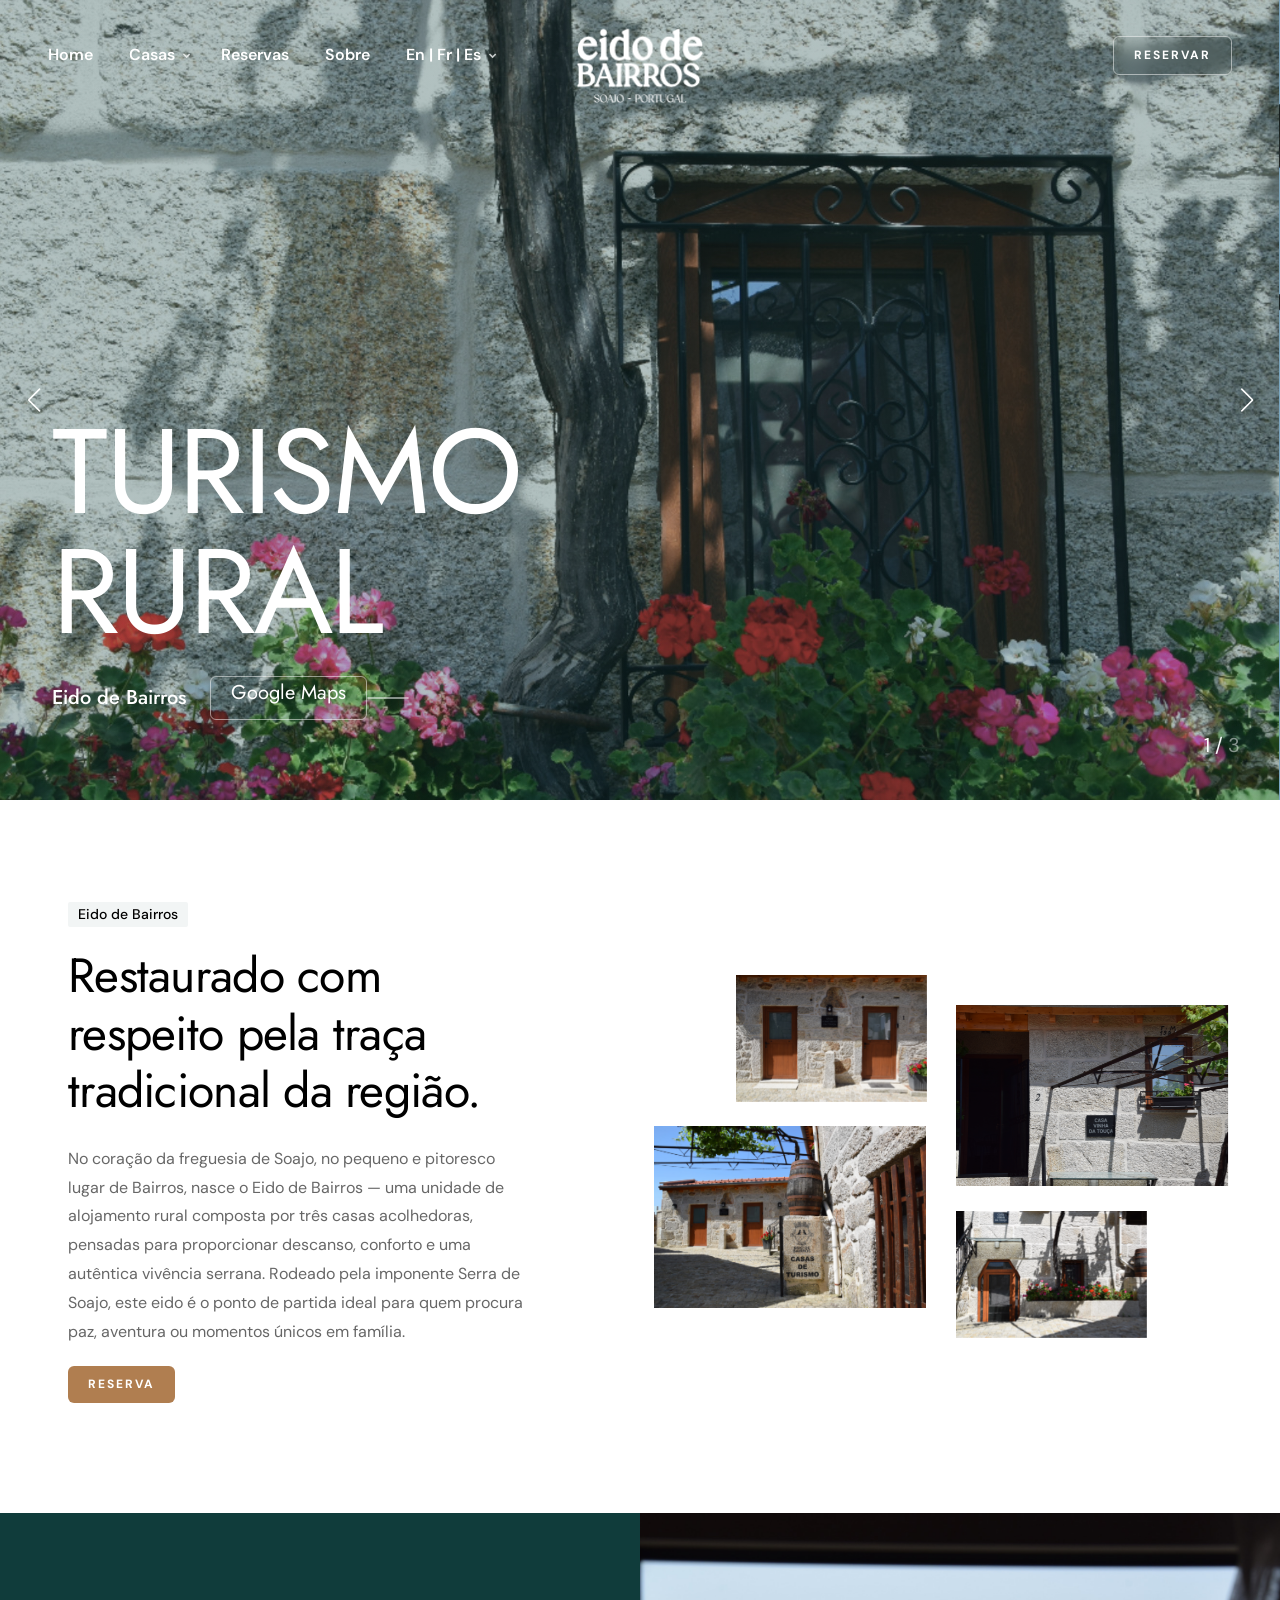
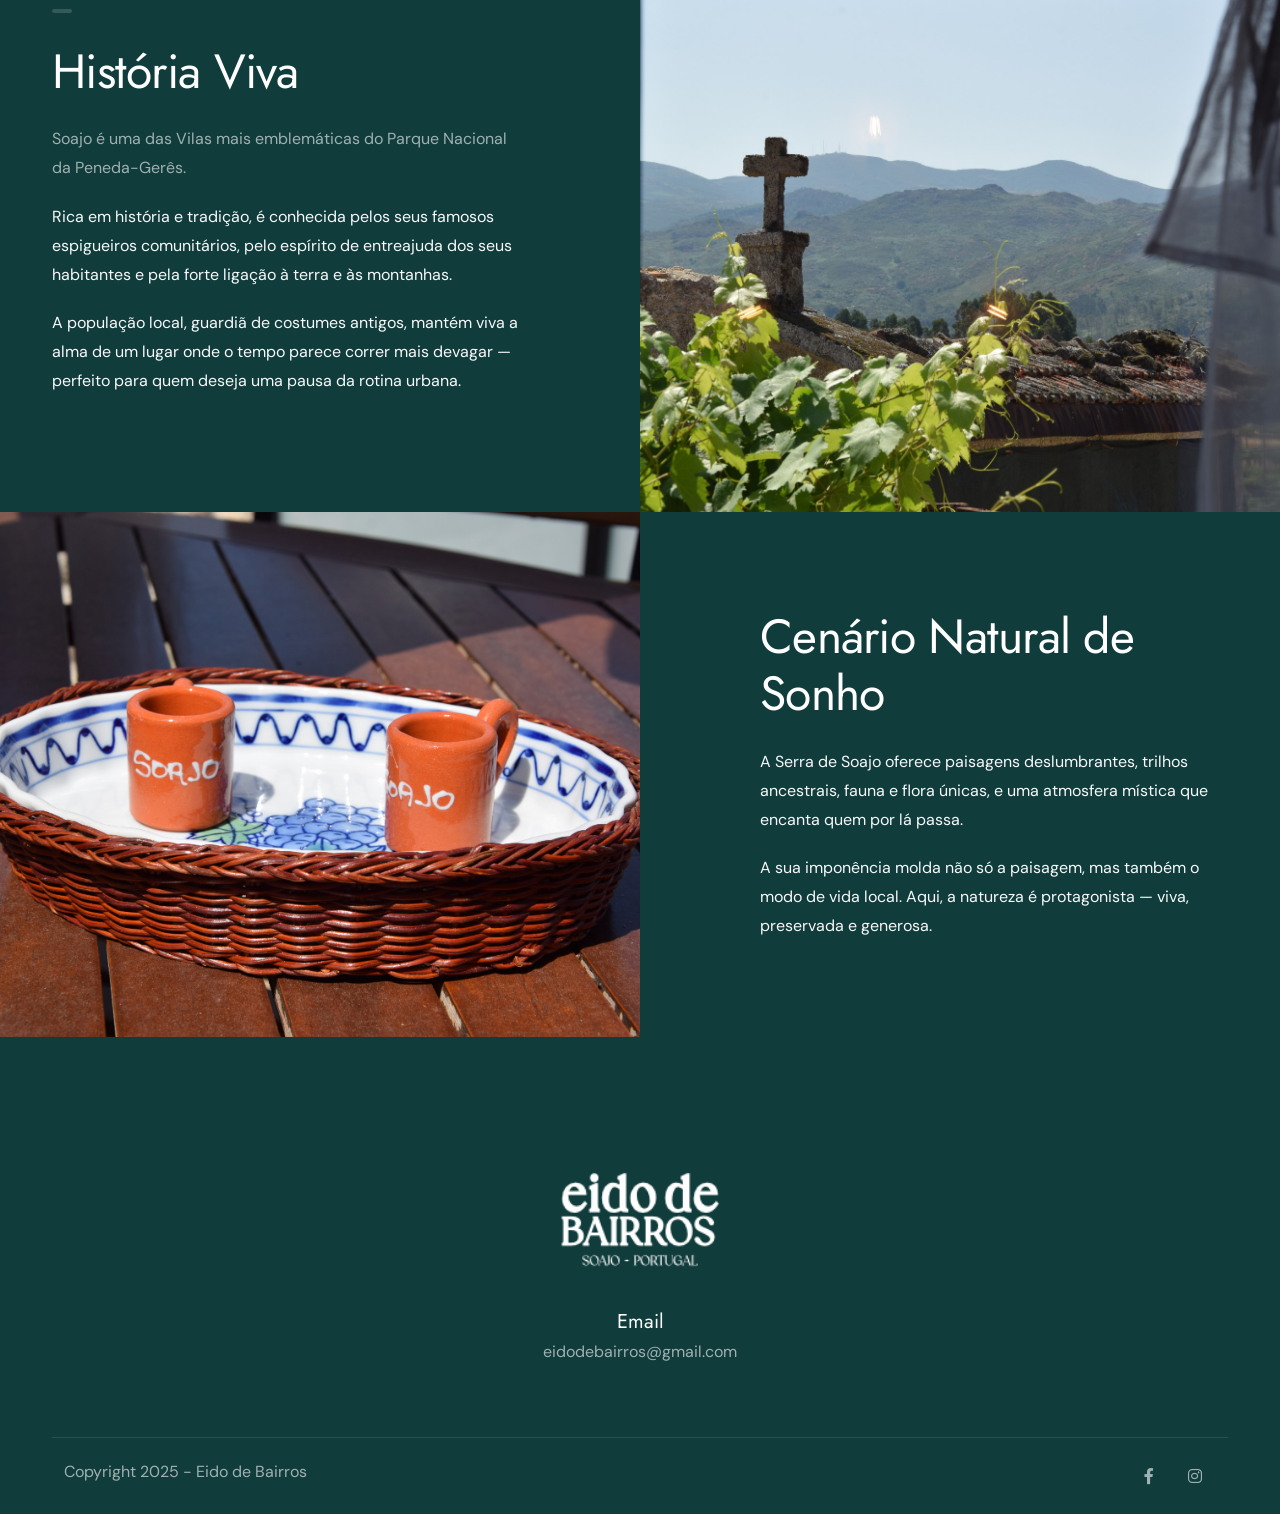
<file: index.html>
<!DOCTYPE html>
<html lang="pt">

<head>
    <title>Eido de Bairros</title>
    <link rel="icon" href="images/icon.webp" type="image/gif" sizes="16x16">
    <meta content="text/html;charset=utf-8" http-equiv="Content-Type">
    <meta content="width=device-width, initial-scale=1.0" name="viewport" >
    <meta content="Eido de Bairros" name="Turismo Rural, Soajo, Parque Nacional Peneda Gerês, Lagoas, Natureza, Férias em familia" >
    <meta content="" name="keywords" >
    <meta content="" name="author" >
    <!-- CSS Files
    ================================================== -->
    <link href="css/bootstrap.min.css" rel="stylesheet" type="text/css" id="bootstrap">
    <link href="css/plugins.css" rel="stylesheet" type="text/css" >
    <link href="css/swiper.css" rel="stylesheet" type="text/css" >
    <link href="css/style.css" rel="stylesheet" type="text/css" >
    <link href="css/coloring.css" rel="stylesheet" type="text/css" >
    <!-- custom-css -->
    <link href="css/swiper-custom-1.css" rel="stylesheet" type="text/css" >
    <!-- color scheme -->
    <link id="colors" href="css/colors/scheme-01.css" rel="stylesheet" type="text/css" >

</head>

<body>

    <div id="wrapper">

        <div class="float-text show-on-scroll">
            <span><a href="#">Scroll to top</a></span>
        </div>
        <div class="scrollbar-v show-on-scroll"></div>
        
        <!-- page preloader begin -->
        <div id="de-loader"></div>
        <!-- page preloader close -->
        
        <header class="transparent logo-center">
            <div class="container-fluid px-lg-5 px-3">
                <div class="row">
                    <div class="col-lg-12">
                        <div class="de-flex">
                            <div class="col-start">
                                <ul id="mainmenu">
                                    <li><a class="menu-item" href="index.html">Home</a></li>
                                     <li><a class="menu-item" href="#">Casas</a>
                                        <ul class="mega px-lg-5">
                                            <li>
                                                <div class="container-fluid">
                                                    <div class="sb-menu p-4">
                                                        <div class="row g-3">
                                                            <div class="col-lg-2 col-md-4 col-sm-6 text-center">
                                                                <div class="relative hover text-center overflow-hidden soft-shadow">
                                                                    <a class="p-0" href="cantinhodatouca.html">
                                                                        <img src="images/CANTINHO-TOUCA.png" class="w-100 relative hover-scale-1-1" alt="">
                                                                    </a>
                                                                </div>
                                                                <h6 class="mt-3">Casa Cantinho da Touça</h6>
                                                            </div>

                                                            <div class="col-lg-2 col-md-4 col-sm-6 text-center">
                                                                <div class="relative hover text-center overflow-hidden soft-shadow">
                                                                    <a class="p-0" href="vinhadatouca.html">
                                                                        <img src="images/VINHA-TOUCA-T1.png" class="w-100 relative hover-scale-1-1" alt="">
                                                                    </a>
                                                                </div>
                                                                <h6 class="mt-3">Casa Vinha da Touça</h6>
                                                            </div>

                                                            <div class="col-lg-2 col-md-4 col-sm-6 text-center">
                                                                <div class="relative hover text-center overflow-hidden soft-shadow">
                                                                    <a class="p-0" href="vinhadatouca1.html">
                                                                        <img src="images/VINHA-TOUCA.png" class="w-100 relative hover-scale-1-1" alt="">
                                                                    </a>
                                                                </div>
                                                                <h6 class="mt-3">Vinha da Touça</h6>
                                                            </div>

                                                            
                                                        </div>
                                                    </div>
                                                </div>
                                            </li>
                                            
                                        </ul>
                                    </li>
                                    <li><a class="menu-item" href="reservar.html">Reservas</a></li>
                                    <li><a class="menu-item" href="sobre.html">Sobre</a></li>
                                    <li><a class="menu-item" href="#">En | Fr | Es</a>
                                        <ul>
                                           <li><a class="menu-item" href="index-en.html">English</a></li>
                                            <li><a class="menu-item" href="index-fr.html">Français</a></li>
                                            <li><a class="menu-item" href="index-es.html">Español</a></li>
                                        </ul>
                                    </li>
                                </ul>
                                
                            </div>
                            <div class="col-center">
                                <a href="index1.html"><img src="images/LOGOTIPO-EIDOBAIRROS.png" alt="" ></a>
                            </div>
                            <div class="col-end">
                                 <div class="menu_side_area">          
                                    <a href="reservar.html" class="btn-main btn-line bg-blur fx-slide sm-hide"><span>Reservar</span></a>
                                    <span id="menu-btn"></span>
                                </div>
                                

                            </div>
                            
                        </div>
                    </div>
                </div>
            </div>
        </header>

        <section id="section-hero" class="section-dark text-light no-top no-bottom relative overflow-hidden z-1000">
            <div class="abs w-80 bottom-10 z-2 w-100">
                <div class="container">
                    <div class="row">
                        <div class="col-lg-6">
                            <h1 class="fs-120 text-uppercase fs-sm-10vw mb-4 lh-1">Turismo Rural</h1>
                            <div class="d-flex align-items-center ">
                                <h4 class="fw-500 mb-0 me-4 ">Eido de Bairros</h4>
                                 <a class="btn-main btn-line fx-slide py-0 lh-1-6 fw-400 popup-gmaps " href="https://www.google.com/maps/embed?pb=!1m17!1m12!1m3!1d192.88107379776025!2d-8.26715166027788!3d41.87195947162011!2m3!1f0!2f0!3f0!3m2!1i1024!2i768!4f13.1!3m2!1m1!2zNDHCsDUyJzE5LjAiTiA4wrAxNicwMC45Ilc!5e1!3m2!1sen!2spt!4v1755627903264!5m2!1sen!2spt"><span ><h4 class="desktop-button">Google Maps</h4></span></a>
                                <a class="btn-main btn-line fx-slide py-0 lh-1-6 fw-400 popup-gmaps " href="https://maps.app.goo.gl/w9YYkphmtapB6qQ19"><span ><h4 class="mobile-button">Maps</h4></span></a>
                                                                
                            </div>
                        
                        </div>
                    </div>
                </div>
            </div>
            <div class="mh-800">
                <div class="swiper">
                  <!-- Additional required wrapper -->
                  <div class="swiper-wrapper">
                    <!-- Slides -->
                    <div class="swiper-slide">
                        <div class="swiper-inner" data-bgimage="url(images/POSTAL-01.jpg)">
                            <div class="sw-overlay op-4"></div>
                        </div>
                    </div>

                    <!-- Slides -->
                    <div class="swiper-slide">
                        <div class="swiper-inner" data-bgimage="url(images/POSTAL-02.jpg)">
                            <div class="sw-overlay op-4"></div>
                        </div>
                    </div>
<!-- Slides -->
                    <div class="swiper-slide">
                        <div class="swiper-inner" data-bgimage="url(images/POSTAL-03.jpg)">
                            <div class="sw-overlay op-4"></div>
                        </div>
                    </div>

                  </div>
                  <!-- If we need pagination -->
                  <div class="swiper-pagination"></div>

                  <!-- If we need navigation buttons -->
                  <div class="swiper-button-prev"></div>
                  <div class="swiper-button-next"></div>
                </div>
            </div>
        </section>

        <section id="section-overview">
            <div class="container">
                <div class="row g-4 align-items-center justify-content-between">

                    <div class="col-lg-5">
                        <div class="ps-lg-3">
                            <div class="subtitle wow fadeInUp" data-wow-delay=".2s">Eido de Bairros</div>
                            <h2 class="wow fadeInUp" data-wow-delay=".4s">Restaurado com respeito pela traça tradicional da região.</h2>
                            <p class="wow fadeInUp" data-wow-delay=".6s">No coração da freguesia de Soajo, no pequeno e pitoresco lugar de Bairros, nasce o Eido de Bairros — uma unidade de alojamento rural composta por três casas acolhedoras, pensadas para proporcionar descanso, conforto e uma autêntica vivência serrana. Rodeado pela imponente Serra de Soajo, este eido é o ponto de partida ideal para quem procura paz, aventura ou momentos únicos em família.</p>

                            <a class="btn-main fx-slide" href="reservar.html"><span>Reserva</span></a>
                        </div>
                    </div>

                    <div class="col-lg-6">
                        <div class="row g-4">
                            <div class="col-6">
                                <img src="images/CANTINHO-TOUCA.png" class="img-fluid mb-4 w-70 ms-30 wow scaleIn" alt="">
                                <img src="images/POSTAL-24.jpg" class="img-fluid wow scaleIn" alt="">
                            </div>
                            <div class="col-6">
                                <div class="spacer-single sm-hide"></div>
                                <img src="images/VINHA-TOUCA-T1.png" class="img-fluid mb-4 wow scaleIn" alt="">
                                <img src="images/VINHA-TOUCA.png" class="img-fluid w-70 wow scaleIn" alt="">
                            </div>
                        </div>
                    </div>

                </div>
            </div>
        </section>

        


        <section class="bg-dark section-dark text-light relative no-top no-bottom overflow-hidden">
            <div class="container-fluid position-relative half-fluid">

              <div class="container">

                <div class="row gx-5">
                  <!-- Image -->
                  <div class="col-lg-6 position-lg-absolute right-half h-100 overflow-hidden">
                    <div class="image" data-bgimage="url(images/POSTAL-22.jpg) center"></div>
                  </div>
                  <!-- Text -->
                  <div class="col-lg-6 relative z-3">
                        <div class="me-lg-5 pe-lg-5 py-5 my-5">
                            <div class="subtitle wow fadeInUp" data-wow-delay=".0s"></div>
                            <h2 class="wow fadeInUp" data-wow-delay=".2s">História Viva</h2>

                            <p>Soajo é uma das Vilas mais emblemáticas do Parque Nacional da Peneda-Gerês. </p>
<p></p>
Rica em história e tradição, é conhecida pelos seus famosos espigueiros comunitários, pelo espírito de entreajuda dos seus habitantes e pela forte ligação à terra e às montanhas.
<p></p>
A população local, guardiã de costumes antigos, mantém viva a alma de um lugar onde o tempo parece correr mais devagar — perfeito para quem deseja uma pausa da rotina urbana.</p>
                        </div>
                  </div>
                </div>
              </div>
            </div>
        </section>

        <section class="bg-dark section-dark text-light  relative no-top no-bottom overflow-hidden">
            <div class="container-fluid position-relative half-fluid">

              <div class="container">

                <div class="row gx-5">
                  <!-- Image -->
                  <div class="col-lg-6 position-lg-absolute left-half h-100 overflow-hidden">
                    <div class="image" data-bgimage="url(images/POSTAL-16.jpg) center"></div>
                  </div>
                  <!-- Text -->
                  <div class="col-lg-6 offset-lg-6 relative z-3">
                        <div class="ms-lg-5 ps-lg-5 py-5 my-5">
                            <h2 class="wow fadeInUp" data-wow-delay=".2s">Cenário Natural de Sonho</h2>

                            <p></p>
                            A Serra de Soajo oferece paisagens deslumbrantes, trilhos ancestrais, fauna e flora únicas, e uma atmosfera mística que encanta quem por lá passa.  <p></p>
A sua imponência molda não só a paisagem, mas também o modo de vida local. Aqui, a natureza é protagonista — viva, preservada e generosa.
                        </div>
                  </div>
                </div>
              </div>
            </div>
        </section>   
    </div>

    <!-- footer begin -->
    <footer class="section-dark">
        <div class="container">
            <div class="row gx-5 justify-content-center">
                <div class="col-lg-8">
                    <div class="text-center">
                        <img src="images/LOGOTIPO-EIDOBAIRROS.png" class="w-200px" alt="">
                        <div class="spacer-single"></div>
                        <div class="fs-16">
                         <h4 class="mb-0">Email </h4>
                            <p>eidodebairros@gmail.com</p>
                        </div>
                    </div>
                </div>                
            </div>


            
        <div class="subfooter">
            <div class="container">
                <div class="row">
                    <div class="col-md-6">
                        Copyright 2025 - Eido de Bairros
                    </div>
                    <div class="col-md-6 text-md-end">
                                <div class="social-icons mb-sm-30 text-center">
                                    <a href="https://www.facebook.com/profile.php?id=61564070338830" target="_blank"><i class="fa-brands fa-facebook-f"></i></a>
                                    <a href="https://www.instagram.com/eidodebairros_soajo/" target="_blank"><i class="fa-brands fa-instagram"></i></a>
                                </div>
                            </div>
                </div>
            </div>
        </div>
    <!-- footer end -->

    <!-- Javascript Files
    ================================================== -->
    <script src="js/vendors.js"></script>
    <script src="js/designesia.js"></script>
    <script src="js/swiper.js"></script>
    <script src="js/custom-swiper-2.js"></script>

</body>

</html>
</file>
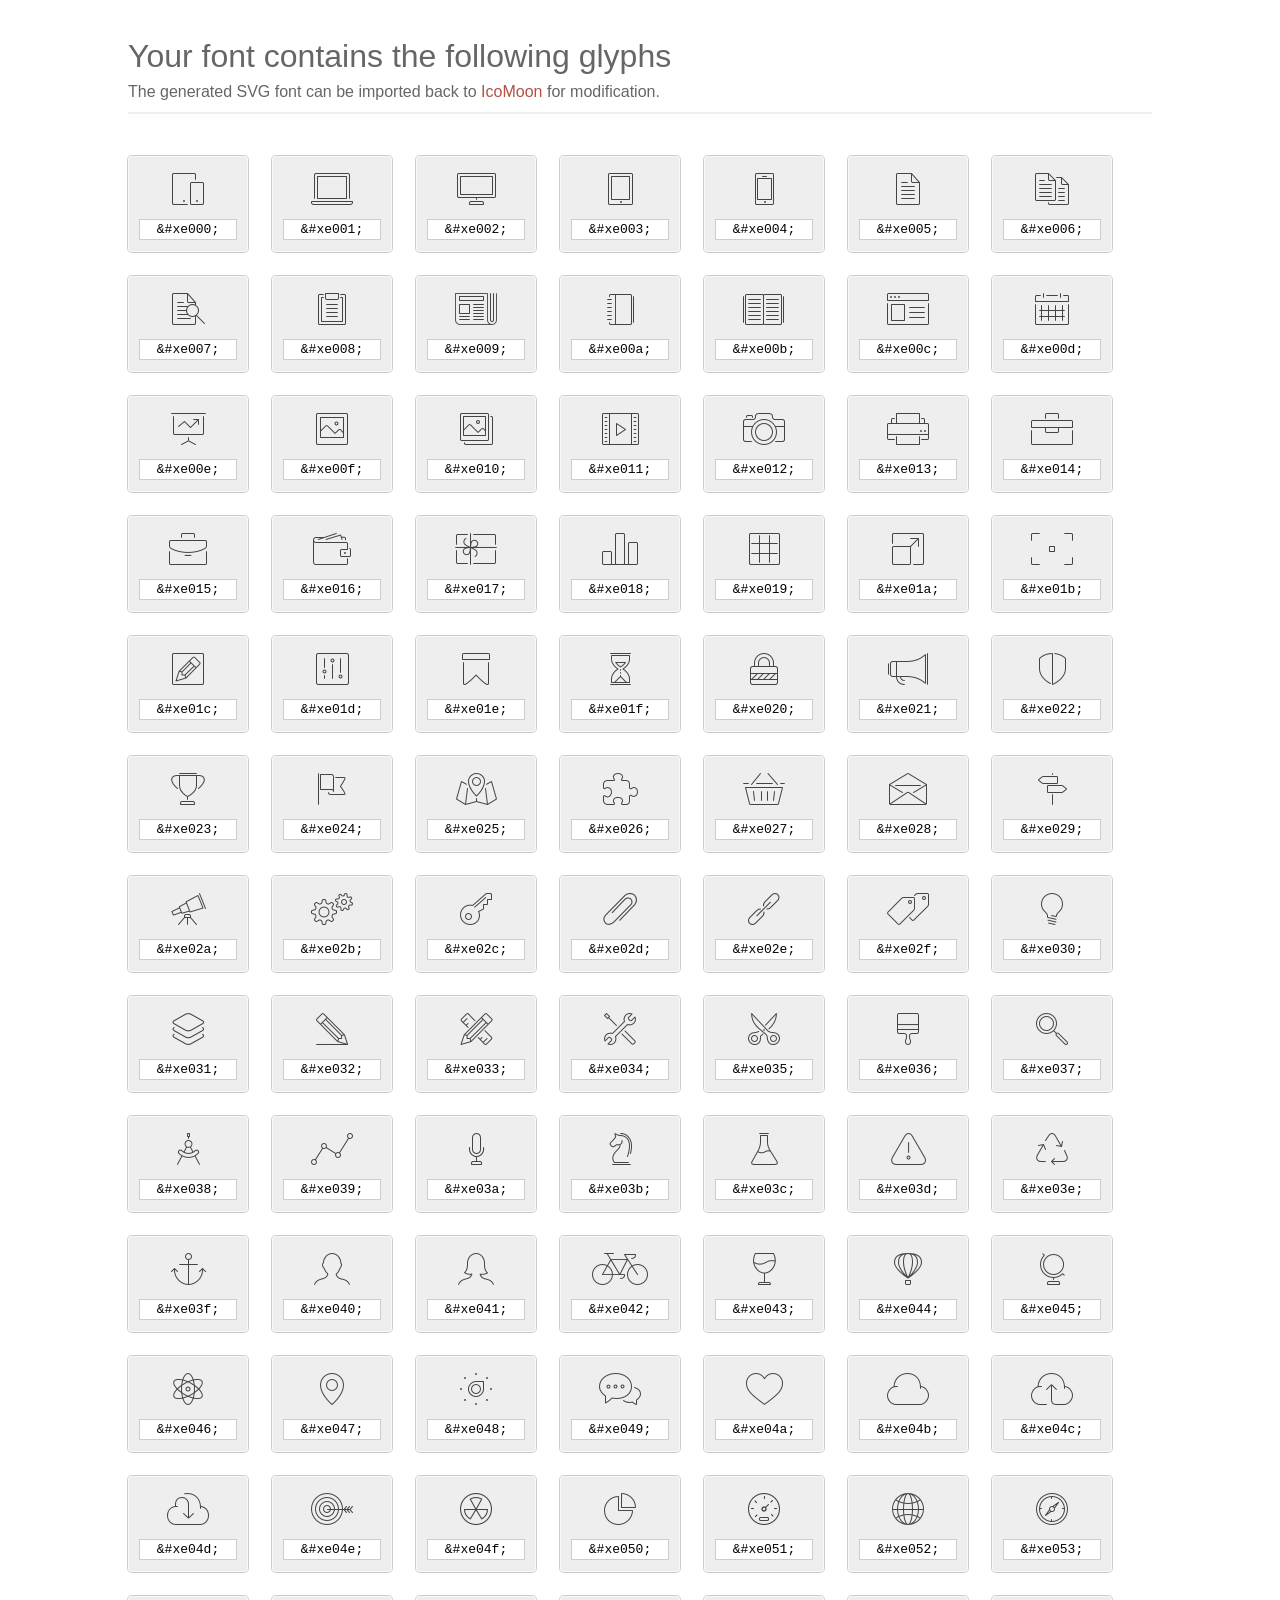
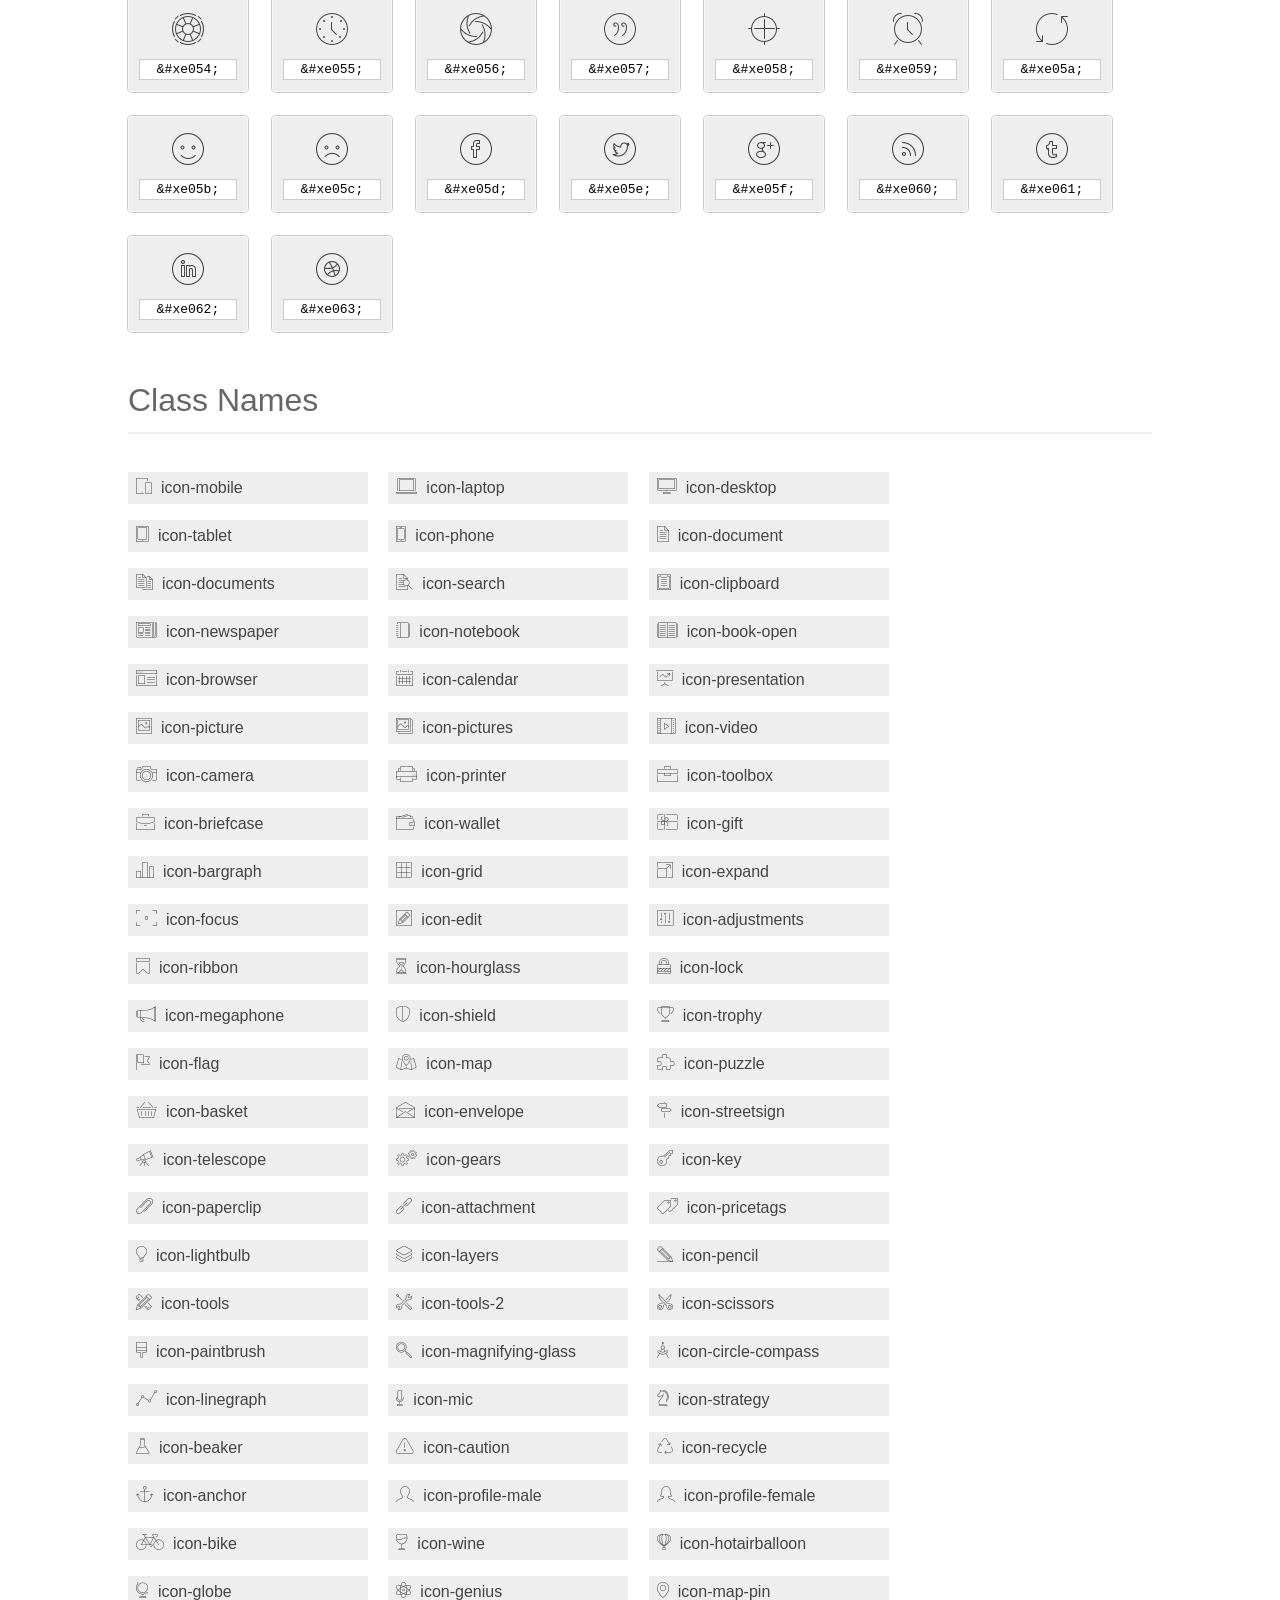
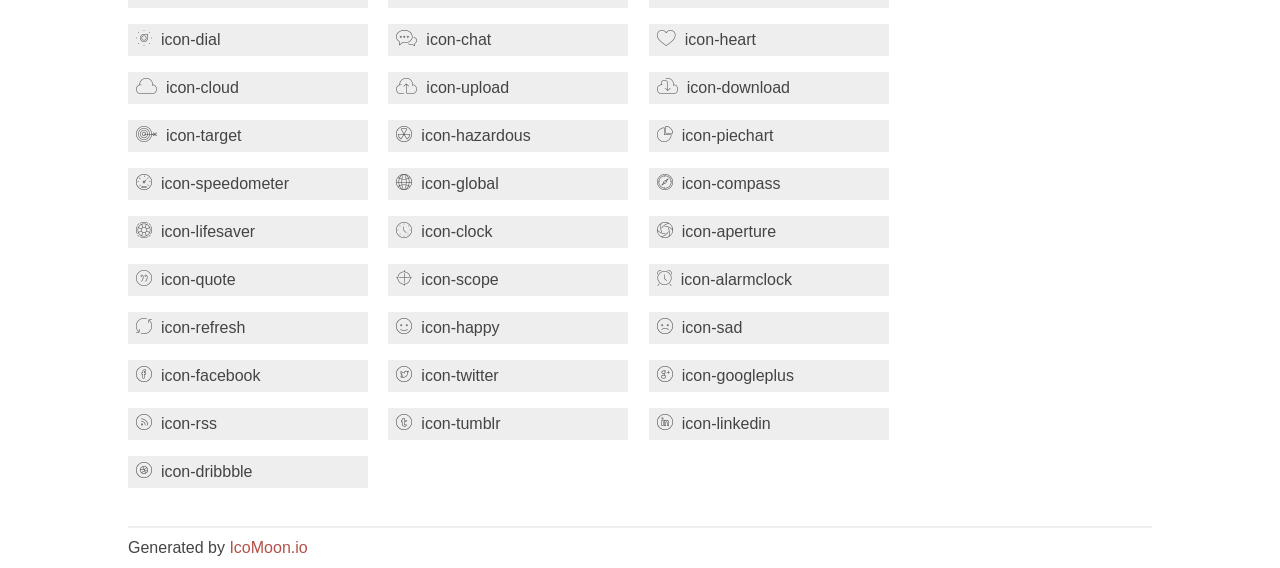
<file: fonts/et-line-font/index.html>
<!doctype html>
<html>
<head>
<title>Your Font/Glyphs</title>
<link rel="stylesheet" href="style.css" >
<!--[if lte IE 7]><script src="lte-ie7.js"></script><![endif]-->
<style>
	section, header, footer {display: block;}
	body {
		font-family: sans-serif;
		color: #444;
		line-height: 1.5;
		font-size: 1em;
	}
	* {
		-moz-box-sizing: border-box;
		-webkit-box-sizing: border-box;
		box-sizing: border-box;
		margin: 0;
		padding: 0;
	}
	.glyph {
		font-size: 16px;
		float: left;
		text-align: center;
		background: #eee;
		padding: .75em;
		margin: .75em 1.5em .75em 0;
		width: 7.5em;
		border-radius: .25em;
		box-shadow: inset 0 0 0 1px #f8f8f8, 0 0 0 1px #CCC;
	}
	.glyph input {
		font-family: consolas, monospace;
		font-size: 13px;
		width: 100%;
		text-align: center;
		border: 0;
		box-shadow: 0 0 0 1px #ccc;
		padding: .125em;
	}
	.w-main {
		width: 80%;
	}
	.centered {
		margin-left: auto;
		margin-right: auto;
	}
	.fs1 {
		font-size: 2em;
	}
	header {
		margin: 2em 0;
		padding-bottom: .5em;
		color: #666;
		box-shadow: 0 2px #eee;
	}
	header h1 {
		font-size: 2em;
		font-weight: normal;
	}
	.clearfix:before, .clearfix:after { content: ""; display: table; }
	.clearfix:after, .clear { clear: both; }
	footer {
		margin-top: 2em;
		padding: .5em 0;
		box-shadow: 0 -2px #eee;
	}
	a, a:visited {
		color: #B35047;
		text-decoration: none;
	}
	a:hover, a:focus {color: #000;}
	.box1 {
		font-size: 16px;
		display: inline-block;
		width: 15em;
		padding: .25em .5em;
		background: #eee;
		margin: .5em 1em .5em 0;
	}
</style>
</head>
<body>
	<div class="w-main centered">
	<section class="mtm clearfix" id="glyphs">
	<header>
		<h1>Your font contains the following glyphs</h1>
		<p>The generated SVG font can be imported back to <a href="http://icomoon.io/app">IcoMoon</a> for modification.</p>
	</header>
	<div class="glyph">
		<div class="fs1" aria-hidden="true" data-icon="&#xe000;"></div>
		<input type="text" readonly="readonly" value="&amp;#xe000;" >
	</div>
	<div class="glyph">
		<div class="fs1" aria-hidden="true" data-icon="&#xe001;"></div>
		<input type="text" readonly="readonly" value="&amp;#xe001;" >
	</div>
	<div class="glyph">
		<div class="fs1" aria-hidden="true" data-icon="&#xe002;"></div>
		<input type="text" readonly="readonly" value="&amp;#xe002;" >
	</div>
	<div class="glyph">
		<div class="fs1" aria-hidden="true" data-icon="&#xe003;"></div>
		<input type="text" readonly="readonly" value="&amp;#xe003;" >
	</div>
	<div class="glyph">
		<div class="fs1" aria-hidden="true" data-icon="&#xe004;"></div>
		<input type="text" readonly="readonly" value="&amp;#xe004;" >
	</div>
	<div class="glyph">
		<div class="fs1" aria-hidden="true" data-icon="&#xe005;"></div>
		<input type="text" readonly="readonly" value="&amp;#xe005;" >
	</div>
	<div class="glyph">
		<div class="fs1" aria-hidden="true" data-icon="&#xe006;"></div>
		<input type="text" readonly="readonly" value="&amp;#xe006;" >
	</div>
	<div class="glyph">
		<div class="fs1" aria-hidden="true" data-icon="&#xe007;"></div>
		<input type="text" readonly="readonly" value="&amp;#xe007;" >
	</div>
	<div class="glyph">
		<div class="fs1" aria-hidden="true" data-icon="&#xe008;"></div>
		<input type="text" readonly="readonly" value="&amp;#xe008;" >
	</div>
	<div class="glyph">
		<div class="fs1" aria-hidden="true" data-icon="&#xe009;"></div>
		<input type="text" readonly="readonly" value="&amp;#xe009;" >
	</div>
	<div class="glyph">
		<div class="fs1" aria-hidden="true" data-icon="&#xe00a;"></div>
		<input type="text" readonly="readonly" value="&amp;#xe00a;" >
	</div>
	<div class="glyph">
		<div class="fs1" aria-hidden="true" data-icon="&#xe00b;"></div>
		<input type="text" readonly="readonly" value="&amp;#xe00b;" >
	</div>
	<div class="glyph">
		<div class="fs1" aria-hidden="true" data-icon="&#xe00c;"></div>
		<input type="text" readonly="readonly" value="&amp;#xe00c;" >
	</div>
	<div class="glyph">
		<div class="fs1" aria-hidden="true" data-icon="&#xe00d;"></div>
		<input type="text" readonly="readonly" value="&amp;#xe00d;" >
	</div>
	<div class="glyph">
		<div class="fs1" aria-hidden="true" data-icon="&#xe00e;"></div>
		<input type="text" readonly="readonly" value="&amp;#xe00e;" >
	</div>
	<div class="glyph">
		<div class="fs1" aria-hidden="true" data-icon="&#xe00f;"></div>
		<input type="text" readonly="readonly" value="&amp;#xe00f;" >
	</div>
	<div class="glyph">
		<div class="fs1" aria-hidden="true" data-icon="&#xe010;"></div>
		<input type="text" readonly="readonly" value="&amp;#xe010;" >
	</div>
	<div class="glyph">
		<div class="fs1" aria-hidden="true" data-icon="&#xe011;"></div>
		<input type="text" readonly="readonly" value="&amp;#xe011;" >
	</div>
	<div class="glyph">
		<div class="fs1" aria-hidden="true" data-icon="&#xe012;"></div>
		<input type="text" readonly="readonly" value="&amp;#xe012;" >
	</div>
	<div class="glyph">
		<div class="fs1" aria-hidden="true" data-icon="&#xe013;"></div>
		<input type="text" readonly="readonly" value="&amp;#xe013;" >
	</div>
	<div class="glyph">
		<div class="fs1" aria-hidden="true" data-icon="&#xe014;"></div>
		<input type="text" readonly="readonly" value="&amp;#xe014;" >
	</div>
	<div class="glyph">
		<div class="fs1" aria-hidden="true" data-icon="&#xe015;"></div>
		<input type="text" readonly="readonly" value="&amp;#xe015;" >
	</div>
	<div class="glyph">
		<div class="fs1" aria-hidden="true" data-icon="&#xe016;"></div>
		<input type="text" readonly="readonly" value="&amp;#xe016;" >
	</div>
	<div class="glyph">
		<div class="fs1" aria-hidden="true" data-icon="&#xe017;"></div>
		<input type="text" readonly="readonly" value="&amp;#xe017;" >
	</div>
	<div class="glyph">
		<div class="fs1" aria-hidden="true" data-icon="&#xe018;"></div>
		<input type="text" readonly="readonly" value="&amp;#xe018;" >
	</div>
	<div class="glyph">
		<div class="fs1" aria-hidden="true" data-icon="&#xe019;"></div>
		<input type="text" readonly="readonly" value="&amp;#xe019;" >
	</div>
	<div class="glyph">
		<div class="fs1" aria-hidden="true" data-icon="&#xe01a;"></div>
		<input type="text" readonly="readonly" value="&amp;#xe01a;" >
	</div>
	<div class="glyph">
		<div class="fs1" aria-hidden="true" data-icon="&#xe01b;"></div>
		<input type="text" readonly="readonly" value="&amp;#xe01b;" >
	</div>
	<div class="glyph">
		<div class="fs1" aria-hidden="true" data-icon="&#xe01c;"></div>
		<input type="text" readonly="readonly" value="&amp;#xe01c;" >
	</div>
	<div class="glyph">
		<div class="fs1" aria-hidden="true" data-icon="&#xe01d;"></div>
		<input type="text" readonly="readonly" value="&amp;#xe01d;" >
	</div>
	<div class="glyph">
		<div class="fs1" aria-hidden="true" data-icon="&#xe01e;"></div>
		<input type="text" readonly="readonly" value="&amp;#xe01e;" >
	</div>
	<div class="glyph">
		<div class="fs1" aria-hidden="true" data-icon="&#xe01f;"></div>
		<input type="text" readonly="readonly" value="&amp;#xe01f;" >
	</div>
	<div class="glyph">
		<div class="fs1" aria-hidden="true" data-icon="&#xe020;"></div>
		<input type="text" readonly="readonly" value="&amp;#xe020;" >
	</div>
	<div class="glyph">
		<div class="fs1" aria-hidden="true" data-icon="&#xe021;"></div>
		<input type="text" readonly="readonly" value="&amp;#xe021;" >
	</div>
	<div class="glyph">
		<div class="fs1" aria-hidden="true" data-icon="&#xe022;"></div>
		<input type="text" readonly="readonly" value="&amp;#xe022;" >
	</div>
	<div class="glyph">
		<div class="fs1" aria-hidden="true" data-icon="&#xe023;"></div>
		<input type="text" readonly="readonly" value="&amp;#xe023;" >
	</div>
	<div class="glyph">
		<div class="fs1" aria-hidden="true" data-icon="&#xe024;"></div>
		<input type="text" readonly="readonly" value="&amp;#xe024;" >
	</div>
	<div class="glyph">
		<div class="fs1" aria-hidden="true" data-icon="&#xe025;"></div>
		<input type="text" readonly="readonly" value="&amp;#xe025;" >
	</div>
	<div class="glyph">
		<div class="fs1" aria-hidden="true" data-icon="&#xe026;"></div>
		<input type="text" readonly="readonly" value="&amp;#xe026;" >
	</div>
	<div class="glyph">
		<div class="fs1" aria-hidden="true" data-icon="&#xe027;"></div>
		<input type="text" readonly="readonly" value="&amp;#xe027;" >
	</div>
	<div class="glyph">
		<div class="fs1" aria-hidden="true" data-icon="&#xe028;"></div>
		<input type="text" readonly="readonly" value="&amp;#xe028;" >
	</div>
	<div class="glyph">
		<div class="fs1" aria-hidden="true" data-icon="&#xe029;"></div>
		<input type="text" readonly="readonly" value="&amp;#xe029;" >
	</div>
	<div class="glyph">
		<div class="fs1" aria-hidden="true" data-icon="&#xe02a;"></div>
		<input type="text" readonly="readonly" value="&amp;#xe02a;" >
	</div>
	<div class="glyph">
		<div class="fs1" aria-hidden="true" data-icon="&#xe02b;"></div>
		<input type="text" readonly="readonly" value="&amp;#xe02b;" >
	</div>
	<div class="glyph">
		<div class="fs1" aria-hidden="true" data-icon="&#xe02c;"></div>
		<input type="text" readonly="readonly" value="&amp;#xe02c;" >
	</div>
	<div class="glyph">
		<div class="fs1" aria-hidden="true" data-icon="&#xe02d;"></div>
		<input type="text" readonly="readonly" value="&amp;#xe02d;" >
	</div>
	<div class="glyph">
		<div class="fs1" aria-hidden="true" data-icon="&#xe02e;"></div>
		<input type="text" readonly="readonly" value="&amp;#xe02e;" >
	</div>
	<div class="glyph">
		<div class="fs1" aria-hidden="true" data-icon="&#xe02f;"></div>
		<input type="text" readonly="readonly" value="&amp;#xe02f;" >
	</div>
	<div class="glyph">
		<div class="fs1" aria-hidden="true" data-icon="&#xe030;"></div>
		<input type="text" readonly="readonly" value="&amp;#xe030;" >
	</div>
	<div class="glyph">
		<div class="fs1" aria-hidden="true" data-icon="&#xe031;"></div>
		<input type="text" readonly="readonly" value="&amp;#xe031;" >
	</div>
	<div class="glyph">
		<div class="fs1" aria-hidden="true" data-icon="&#xe032;"></div>
		<input type="text" readonly="readonly" value="&amp;#xe032;" >
	</div>
	<div class="glyph">
		<div class="fs1" aria-hidden="true" data-icon="&#xe033;"></div>
		<input type="text" readonly="readonly" value="&amp;#xe033;" >
	</div>
	<div class="glyph">
		<div class="fs1" aria-hidden="true" data-icon="&#xe034;"></div>
		<input type="text" readonly="readonly" value="&amp;#xe034;" >
	</div>
	<div class="glyph">
		<div class="fs1" aria-hidden="true" data-icon="&#xe035;"></div>
		<input type="text" readonly="readonly" value="&amp;#xe035;" >
	</div>
	<div class="glyph">
		<div class="fs1" aria-hidden="true" data-icon="&#xe036;"></div>
		<input type="text" readonly="readonly" value="&amp;#xe036;" >
	</div>
	<div class="glyph">
		<div class="fs1" aria-hidden="true" data-icon="&#xe037;"></div>
		<input type="text" readonly="readonly" value="&amp;#xe037;" >
	</div>
	<div class="glyph">
		<div class="fs1" aria-hidden="true" data-icon="&#xe038;"></div>
		<input type="text" readonly="readonly" value="&amp;#xe038;" >
	</div>
	<div class="glyph">
		<div class="fs1" aria-hidden="true" data-icon="&#xe039;"></div>
		<input type="text" readonly="readonly" value="&amp;#xe039;" >
	</div>
	<div class="glyph">
		<div class="fs1" aria-hidden="true" data-icon="&#xe03a;"></div>
		<input type="text" readonly="readonly" value="&amp;#xe03a;" >
	</div>
	<div class="glyph">
		<div class="fs1" aria-hidden="true" data-icon="&#xe03b;"></div>
		<input type="text" readonly="readonly" value="&amp;#xe03b;" >
	</div>
	<div class="glyph">
		<div class="fs1" aria-hidden="true" data-icon="&#xe03c;"></div>
		<input type="text" readonly="readonly" value="&amp;#xe03c;" >
	</div>
	<div class="glyph">
		<div class="fs1" aria-hidden="true" data-icon="&#xe03d;"></div>
		<input type="text" readonly="readonly" value="&amp;#xe03d;" >
	</div>
	<div class="glyph">
		<div class="fs1" aria-hidden="true" data-icon="&#xe03e;"></div>
		<input type="text" readonly="readonly" value="&amp;#xe03e;" >
	</div>
	<div class="glyph">
		<div class="fs1" aria-hidden="true" data-icon="&#xe03f;"></div>
		<input type="text" readonly="readonly" value="&amp;#xe03f;" >
	</div>
	<div class="glyph">
		<div class="fs1" aria-hidden="true" data-icon="&#xe040;"></div>
		<input type="text" readonly="readonly" value="&amp;#xe040;" >
	</div>
	<div class="glyph">
		<div class="fs1" aria-hidden="true" data-icon="&#xe041;"></div>
		<input type="text" readonly="readonly" value="&amp;#xe041;" >
	</div>
	<div class="glyph">
		<div class="fs1" aria-hidden="true" data-icon="&#xe042;"></div>
		<input type="text" readonly="readonly" value="&amp;#xe042;" >
	</div>
	<div class="glyph">
		<div class="fs1" aria-hidden="true" data-icon="&#xe043;"></div>
		<input type="text" readonly="readonly" value="&amp;#xe043;" >
	</div>
	<div class="glyph">
		<div class="fs1" aria-hidden="true" data-icon="&#xe044;"></div>
		<input type="text" readonly="readonly" value="&amp;#xe044;" >
	</div>
	<div class="glyph">
		<div class="fs1" aria-hidden="true" data-icon="&#xe045;"></div>
		<input type="text" readonly="readonly" value="&amp;#xe045;" >
	</div>
	<div class="glyph">
		<div class="fs1" aria-hidden="true" data-icon="&#xe046;"></div>
		<input type="text" readonly="readonly" value="&amp;#xe046;" >
	</div>
	<div class="glyph">
		<div class="fs1" aria-hidden="true" data-icon="&#xe047;"></div>
		<input type="text" readonly="readonly" value="&amp;#xe047;" >
	</div>
	<div class="glyph">
		<div class="fs1" aria-hidden="true" data-icon="&#xe048;"></div>
		<input type="text" readonly="readonly" value="&amp;#xe048;" >
	</div>
	<div class="glyph">
		<div class="fs1" aria-hidden="true" data-icon="&#xe049;"></div>
		<input type="text" readonly="readonly" value="&amp;#xe049;" >
	</div>
	<div class="glyph">
		<div class="fs1" aria-hidden="true" data-icon="&#xe04a;"></div>
		<input type="text" readonly="readonly" value="&amp;#xe04a;" >
	</div>
	<div class="glyph">
		<div class="fs1" aria-hidden="true" data-icon="&#xe04b;"></div>
		<input type="text" readonly="readonly" value="&amp;#xe04b;" >
	</div>
	<div class="glyph">
		<div class="fs1" aria-hidden="true" data-icon="&#xe04c;"></div>
		<input type="text" readonly="readonly" value="&amp;#xe04c;" >
	</div>
	<div class="glyph">
		<div class="fs1" aria-hidden="true" data-icon="&#xe04d;"></div>
		<input type="text" readonly="readonly" value="&amp;#xe04d;" >
	</div>
	<div class="glyph">
		<div class="fs1" aria-hidden="true" data-icon="&#xe04e;"></div>
		<input type="text" readonly="readonly" value="&amp;#xe04e;" >
	</div>
	<div class="glyph">
		<div class="fs1" aria-hidden="true" data-icon="&#xe04f;"></div>
		<input type="text" readonly="readonly" value="&amp;#xe04f;" >
	</div>
	<div class="glyph">
		<div class="fs1" aria-hidden="true" data-icon="&#xe050;"></div>
		<input type="text" readonly="readonly" value="&amp;#xe050;" >
	</div>
	<div class="glyph">
		<div class="fs1" aria-hidden="true" data-icon="&#xe051;"></div>
		<input type="text" readonly="readonly" value="&amp;#xe051;" >
	</div>
	<div class="glyph">
		<div class="fs1" aria-hidden="true" data-icon="&#xe052;"></div>
		<input type="text" readonly="readonly" value="&amp;#xe052;" >
	</div>
	<div class="glyph">
		<div class="fs1" aria-hidden="true" data-icon="&#xe053;"></div>
		<input type="text" readonly="readonly" value="&amp;#xe053;" >
	</div>
	<div class="glyph">
		<div class="fs1" aria-hidden="true" data-icon="&#xe054;"></div>
		<input type="text" readonly="readonly" value="&amp;#xe054;" >
	</div>
	<div class="glyph">
		<div class="fs1" aria-hidden="true" data-icon="&#xe055;"></div>
		<input type="text" readonly="readonly" value="&amp;#xe055;" >
	</div>
	<div class="glyph">
		<div class="fs1" aria-hidden="true" data-icon="&#xe056;"></div>
		<input type="text" readonly="readonly" value="&amp;#xe056;" >
	</div>
	<div class="glyph">
		<div class="fs1" aria-hidden="true" data-icon="&#xe057;"></div>
		<input type="text" readonly="readonly" value="&amp;#xe057;" >
	</div>
	<div class="glyph">
		<div class="fs1" aria-hidden="true" data-icon="&#xe058;"></div>
		<input type="text" readonly="readonly" value="&amp;#xe058;" >
	</div>
	<div class="glyph">
		<div class="fs1" aria-hidden="true" data-icon="&#xe059;"></div>
		<input type="text" readonly="readonly" value="&amp;#xe059;" >
	</div>
	<div class="glyph">
		<div class="fs1" aria-hidden="true" data-icon="&#xe05a;"></div>
		<input type="text" readonly="readonly" value="&amp;#xe05a;" >
	</div>
	<div class="glyph">
		<div class="fs1" aria-hidden="true" data-icon="&#xe05b;"></div>
		<input type="text" readonly="readonly" value="&amp;#xe05b;" >
	</div>
	<div class="glyph">
		<div class="fs1" aria-hidden="true" data-icon="&#xe05c;"></div>
		<input type="text" readonly="readonly" value="&amp;#xe05c;" >
	</div>
	<div class="glyph">
		<div class="fs1" aria-hidden="true" data-icon="&#xe05d;"></div>
		<input type="text" readonly="readonly" value="&amp;#xe05d;" >
	</div>
	<div class="glyph">
		<div class="fs1" aria-hidden="true" data-icon="&#xe05e;"></div>
		<input type="text" readonly="readonly" value="&amp;#xe05e;" >
	</div>
	<div class="glyph">
		<div class="fs1" aria-hidden="true" data-icon="&#xe05f;"></div>
		<input type="text" readonly="readonly" value="&amp;#xe05f;" >
	</div>
	<div class="glyph">
		<div class="fs1" aria-hidden="true" data-icon="&#xe060;"></div>
		<input type="text" readonly="readonly" value="&amp;#xe060;" >
	</div>
	<div class="glyph">
		<div class="fs1" aria-hidden="true" data-icon="&#xe061;"></div>
		<input type="text" readonly="readonly" value="&amp;#xe061;" >
	</div>
	<div class="glyph">
		<div class="fs1" aria-hidden="true" data-icon="&#xe062;"></div>
		<input type="text" readonly="readonly" value="&amp;#xe062;" >
	</div>
	<div class="glyph">
		<div class="fs1" aria-hidden="true" data-icon="&#xe063;"></div>
		<input type="text" readonly="readonly" value="&amp;#xe063;" >
	</div>
	</section>
	<div class="clear"></div>
	<section class="mtm clearfix" id="glyphs">
	<header>
		<h1>Class Names</h1>
	</header>
	<span class="box1">
		<span aria-hidden="true" class="icon-mobile"></span>
		&nbsp;icon-mobile
	</span>
	<span class="box1">
		<span aria-hidden="true" class="icon-laptop"></span>
		&nbsp;icon-laptop
	</span>
	<span class="box1">
		<span aria-hidden="true" class="icon-desktop"></span>
		&nbsp;icon-desktop
	</span>
	<span class="box1">
		<span aria-hidden="true" class="icon-tablet"></span>
		&nbsp;icon-tablet
	</span>
	<span class="box1">
		<span aria-hidden="true" class="icon-phone"></span>
		&nbsp;icon-phone
	</span>
	<span class="box1">
		<span aria-hidden="true" class="icon-document"></span>
		&nbsp;icon-document
	</span>
	<span class="box1">
		<span aria-hidden="true" class="icon-documents"></span>
		&nbsp;icon-documents
	</span>
	<span class="box1">
		<span aria-hidden="true" class="icon-search"></span>
		&nbsp;icon-search
	</span>
	<span class="box1">
		<span aria-hidden="true" class="icon-clipboard"></span>
		&nbsp;icon-clipboard
	</span>
	<span class="box1">
		<span aria-hidden="true" class="icon-newspaper"></span>
		&nbsp;icon-newspaper
	</span>
	<span class="box1">
		<span aria-hidden="true" class="icon-notebook"></span>
		&nbsp;icon-notebook
	</span>
	<span class="box1">
		<span aria-hidden="true" class="icon-book-open"></span>
		&nbsp;icon-book-open
	</span>
	<span class="box1">
		<span aria-hidden="true" class="icon-browser"></span>
		&nbsp;icon-browser
	</span>
	<span class="box1">
		<span aria-hidden="true" class="icon-calendar"></span>
		&nbsp;icon-calendar
	</span>
	<span class="box1">
		<span aria-hidden="true" class="icon-presentation"></span>
		&nbsp;icon-presentation
	</span>
	<span class="box1">
		<span aria-hidden="true" class="icon-picture"></span>
		&nbsp;icon-picture
	</span>
	<span class="box1">
		<span aria-hidden="true" class="icon-pictures"></span>
		&nbsp;icon-pictures
	</span>
	<span class="box1">
		<span aria-hidden="true" class="icon-video"></span>
		&nbsp;icon-video
	</span>
	<span class="box1">
		<span aria-hidden="true" class="icon-camera"></span>
		&nbsp;icon-camera
	</span>
	<span class="box1">
		<span aria-hidden="true" class="icon-printer"></span>
		&nbsp;icon-printer
	</span>
	<span class="box1">
		<span aria-hidden="true" class="icon-toolbox"></span>
		&nbsp;icon-toolbox
	</span>
	<span class="box1">
		<span aria-hidden="true" class="icon-briefcase"></span>
		&nbsp;icon-briefcase
	</span>
	<span class="box1">
		<span aria-hidden="true" class="icon-wallet"></span>
		&nbsp;icon-wallet
	</span>
	<span class="box1">
		<span aria-hidden="true" class="icon-gift"></span>
		&nbsp;icon-gift
	</span>
	<span class="box1">
		<span aria-hidden="true" class="icon-bargraph"></span>
		&nbsp;icon-bargraph
	</span>
	<span class="box1">
		<span aria-hidden="true" class="icon-grid"></span>
		&nbsp;icon-grid
	</span>
	<span class="box1">
		<span aria-hidden="true" class="icon-expand"></span>
		&nbsp;icon-expand
	</span>
	<span class="box1">
		<span aria-hidden="true" class="icon-focus"></span>
		&nbsp;icon-focus
	</span>
	<span class="box1">
		<span aria-hidden="true" class="icon-edit"></span>
		&nbsp;icon-edit
	</span>
	<span class="box1">
		<span aria-hidden="true" class="icon-adjustments"></span>
		&nbsp;icon-adjustments
	</span>
	<span class="box1">
		<span aria-hidden="true" class="icon-ribbon"></span>
		&nbsp;icon-ribbon
	</span>
	<span class="box1">
		<span aria-hidden="true" class="icon-hourglass"></span>
		&nbsp;icon-hourglass
	</span>
	<span class="box1">
		<span aria-hidden="true" class="icon-lock"></span>
		&nbsp;icon-lock
	</span>
	<span class="box1">
		<span aria-hidden="true" class="icon-megaphone"></span>
		&nbsp;icon-megaphone
	</span>
	<span class="box1">
		<span aria-hidden="true" class="icon-shield"></span>
		&nbsp;icon-shield
	</span>
	<span class="box1">
		<span aria-hidden="true" class="icon-trophy"></span>
		&nbsp;icon-trophy
	</span>
	<span class="box1">
		<span aria-hidden="true" class="icon-flag"></span>
		&nbsp;icon-flag
	</span>
	<span class="box1">
		<span aria-hidden="true" class="icon-map"></span>
		&nbsp;icon-map
	</span>
	<span class="box1">
		<span aria-hidden="true" class="icon-puzzle"></span>
		&nbsp;icon-puzzle
	</span>
	<span class="box1">
		<span aria-hidden="true" class="icon-basket"></span>
		&nbsp;icon-basket
	</span>
	<span class="box1">
		<span aria-hidden="true" class="icon-envelope"></span>
		&nbsp;icon-envelope
	</span>
	<span class="box1">
		<span aria-hidden="true" class="icon-streetsign"></span>
		&nbsp;icon-streetsign
	</span>
	<span class="box1">
		<span aria-hidden="true" class="icon-telescope"></span>
		&nbsp;icon-telescope
	</span>
	<span class="box1">
		<span aria-hidden="true" class="icon-gears"></span>
		&nbsp;icon-gears
	</span>
	<span class="box1">
		<span aria-hidden="true" class="icon-key"></span>
		&nbsp;icon-key
	</span>
	<span class="box1">
		<span aria-hidden="true" class="icon-paperclip"></span>
		&nbsp;icon-paperclip
	</span>
	<span class="box1">
		<span aria-hidden="true" class="icon-attachment"></span>
		&nbsp;icon-attachment
	</span>
	<span class="box1">
		<span aria-hidden="true" class="icon-pricetags"></span>
		&nbsp;icon-pricetags
	</span>
	<span class="box1">
		<span aria-hidden="true" class="icon-lightbulb"></span>
		&nbsp;icon-lightbulb
	</span>
	<span class="box1">
		<span aria-hidden="true" class="icon-layers"></span>
		&nbsp;icon-layers
	</span>
	<span class="box1">
		<span aria-hidden="true" class="icon-pencil"></span>
		&nbsp;icon-pencil
	</span>
	<span class="box1">
		<span aria-hidden="true" class="icon-tools"></span>
		&nbsp;icon-tools
	</span>
	<span class="box1">
		<span aria-hidden="true" class="icon-tools-2"></span>
		&nbsp;icon-tools-2
	</span>
	<span class="box1">
		<span aria-hidden="true" class="icon-scissors"></span>
		&nbsp;icon-scissors
	</span>
	<span class="box1">
		<span aria-hidden="true" class="icon-paintbrush"></span>
		&nbsp;icon-paintbrush
	</span>
	<span class="box1">
		<span aria-hidden="true" class="icon-magnifying-glass"></span>
		&nbsp;icon-magnifying-glass
	</span>
	<span class="box1">
		<span aria-hidden="true" class="icon-circle-compass"></span>
		&nbsp;icon-circle-compass
	</span>
	<span class="box1">
		<span aria-hidden="true" class="icon-linegraph"></span>
		&nbsp;icon-linegraph
	</span>
	<span class="box1">
		<span aria-hidden="true" class="icon-mic"></span>
		&nbsp;icon-mic
	</span>
	<span class="box1">
		<span aria-hidden="true" class="icon-strategy"></span>
		&nbsp;icon-strategy
	</span>
	<span class="box1">
		<span aria-hidden="true" class="icon-beaker"></span>
		&nbsp;icon-beaker
	</span>
	<span class="box1">
		<span aria-hidden="true" class="icon-caution"></span>
		&nbsp;icon-caution
	</span>
	<span class="box1">
		<span aria-hidden="true" class="icon-recycle"></span>
		&nbsp;icon-recycle
	</span>
	<span class="box1">
		<span aria-hidden="true" class="icon-anchor"></span>
		&nbsp;icon-anchor
	</span>
	<span class="box1">
		<span aria-hidden="true" class="icon-profile-male"></span>
		&nbsp;icon-profile-male
	</span>
	<span class="box1">
		<span aria-hidden="true" class="icon-profile-female"></span>
		&nbsp;icon-profile-female
	</span>
	<span class="box1">
		<span aria-hidden="true" class="icon-bike"></span>
		&nbsp;icon-bike
	</span>
	<span class="box1">
		<span aria-hidden="true" class="icon-wine"></span>
		&nbsp;icon-wine
	</span>
	<span class="box1">
		<span aria-hidden="true" class="icon-hotairballoon"></span>
		&nbsp;icon-hotairballoon
	</span>
	<span class="box1">
		<span aria-hidden="true" class="icon-globe"></span>
		&nbsp;icon-globe
	</span>
	<span class="box1">
		<span aria-hidden="true" class="icon-genius"></span>
		&nbsp;icon-genius
	</span>
	<span class="box1">
		<span aria-hidden="true" class="icon-map-pin"></span>
		&nbsp;icon-map-pin
	</span>
	<span class="box1">
		<span aria-hidden="true" class="icon-dial"></span>
		&nbsp;icon-dial
	</span>
	<span class="box1">
		<span aria-hidden="true" class="icon-chat"></span>
		&nbsp;icon-chat
	</span>
	<span class="box1">
		<span aria-hidden="true" class="icon-heart"></span>
		&nbsp;icon-heart
	</span>
	<span class="box1">
		<span aria-hidden="true" class="icon-cloud"></span>
		&nbsp;icon-cloud
	</span>
	<span class="box1">
		<span aria-hidden="true" class="icon-upload"></span>
		&nbsp;icon-upload
	</span>
	<span class="box1">
		<span aria-hidden="true" class="icon-download"></span>
		&nbsp;icon-download
	</span>
	<span class="box1">
		<span aria-hidden="true" class="icon-target"></span>
		&nbsp;icon-target
	</span>
	<span class="box1">
		<span aria-hidden="true" class="icon-hazardous"></span>
		&nbsp;icon-hazardous
	</span>
	<span class="box1">
		<span aria-hidden="true" class="icon-piechart"></span>
		&nbsp;icon-piechart
	</span>
	<span class="box1">
		<span aria-hidden="true" class="icon-speedometer"></span>
		&nbsp;icon-speedometer
	</span>
	<span class="box1">
		<span aria-hidden="true" class="icon-global"></span>
		&nbsp;icon-global
	</span>
	<span class="box1">
		<span aria-hidden="true" class="icon-compass"></span>
		&nbsp;icon-compass
	</span>
	<span class="box1">
		<span aria-hidden="true" class="icon-lifesaver"></span>
		&nbsp;icon-lifesaver
	</span>
	<span class="box1">
		<span aria-hidden="true" class="icon-clock"></span>
		&nbsp;icon-clock
	</span>
	<span class="box1">
		<span aria-hidden="true" class="icon-aperture"></span>
		&nbsp;icon-aperture
	</span>
	<span class="box1">
		<span aria-hidden="true" class="icon-quote"></span>
		&nbsp;icon-quote
	</span>
	<span class="box1">
		<span aria-hidden="true" class="icon-scope"></span>
		&nbsp;icon-scope
	</span>
	<span class="box1">
		<span aria-hidden="true" class="icon-alarmclock"></span>
		&nbsp;icon-alarmclock
	</span>
	<span class="box1">
		<span aria-hidden="true" class="icon-refresh"></span>
		&nbsp;icon-refresh
	</span>
	<span class="box1">
		<span aria-hidden="true" class="icon-happy"></span>
		&nbsp;icon-happy
	</span>
	<span class="box1">
		<span aria-hidden="true" class="icon-sad"></span>
		&nbsp;icon-sad
	</span>
	<span class="box1">
		<span aria-hidden="true" class="icon-facebook"></span>
		&nbsp;icon-facebook
	</span>
	<span class="box1">
		<span aria-hidden="true" class="icon-twitter"></span>
		&nbsp;icon-twitter
	</span>
	<span class="box1">
		<span aria-hidden="true" class="icon-googleplus"></span>
		&nbsp;icon-googleplus
	</span>
	<span class="box1">
		<span aria-hidden="true" class="icon-rss"></span>
		&nbsp;icon-rss
	</span>
	<span class="box1">
		<span aria-hidden="true" class="icon-tumblr"></span>
		&nbsp;icon-tumblr
	</span>
	<span class="box1">
		<span aria-hidden="true" class="icon-linkedin"></span>
		&nbsp;icon-linkedin
	</span>
	<span class="box1">
		<span aria-hidden="true" class="icon-dribbble"></span>
		&nbsp;icon-dribbble
	</span>
	</section>
	<footer>
		<p>Generated by <a href="http://icomoon.io">IcoMoon.io</a></p>
	</footer>
	</div>
	<script>
	document.getElementById("glyphs").addEventListener("click", function(e) {
		var target = e.target;
		if (target.tagName === "INPUT") {
			target.select();
		}
	});
	</script>
</body>
</html>
</file>
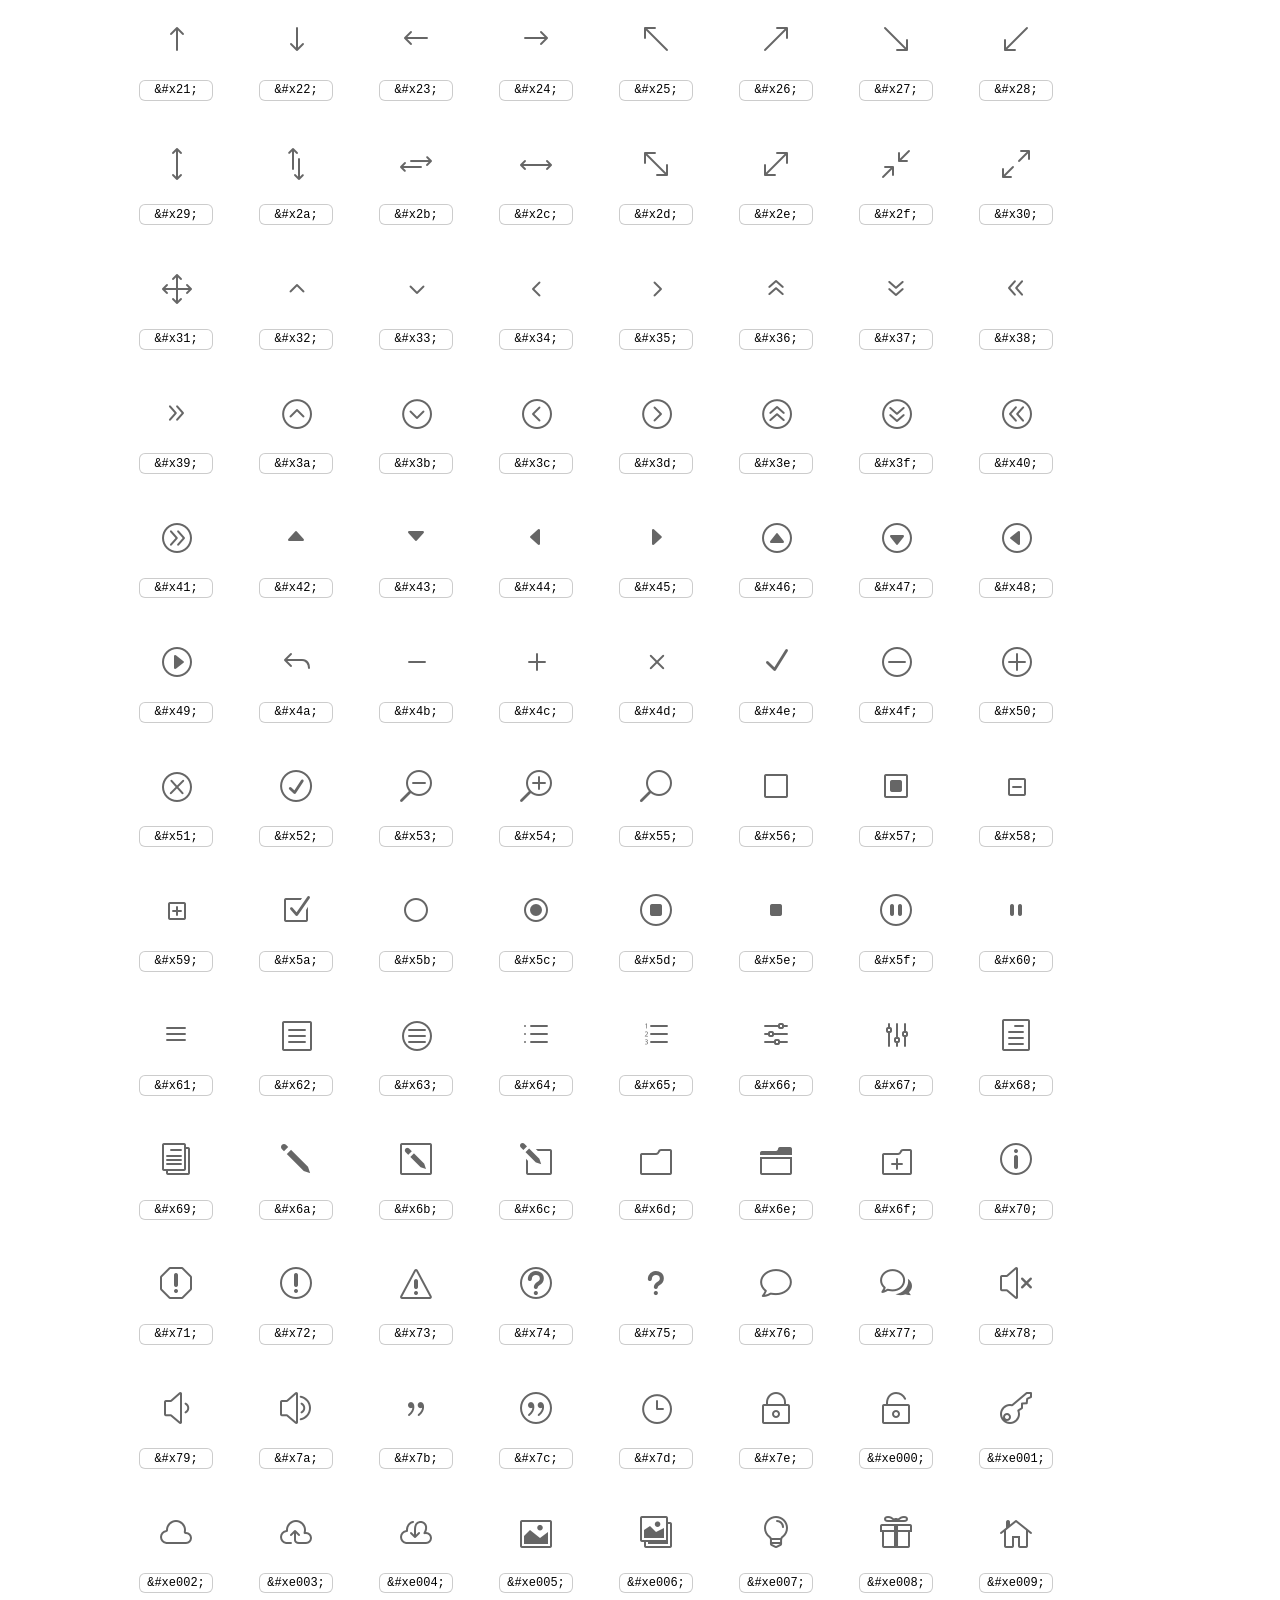
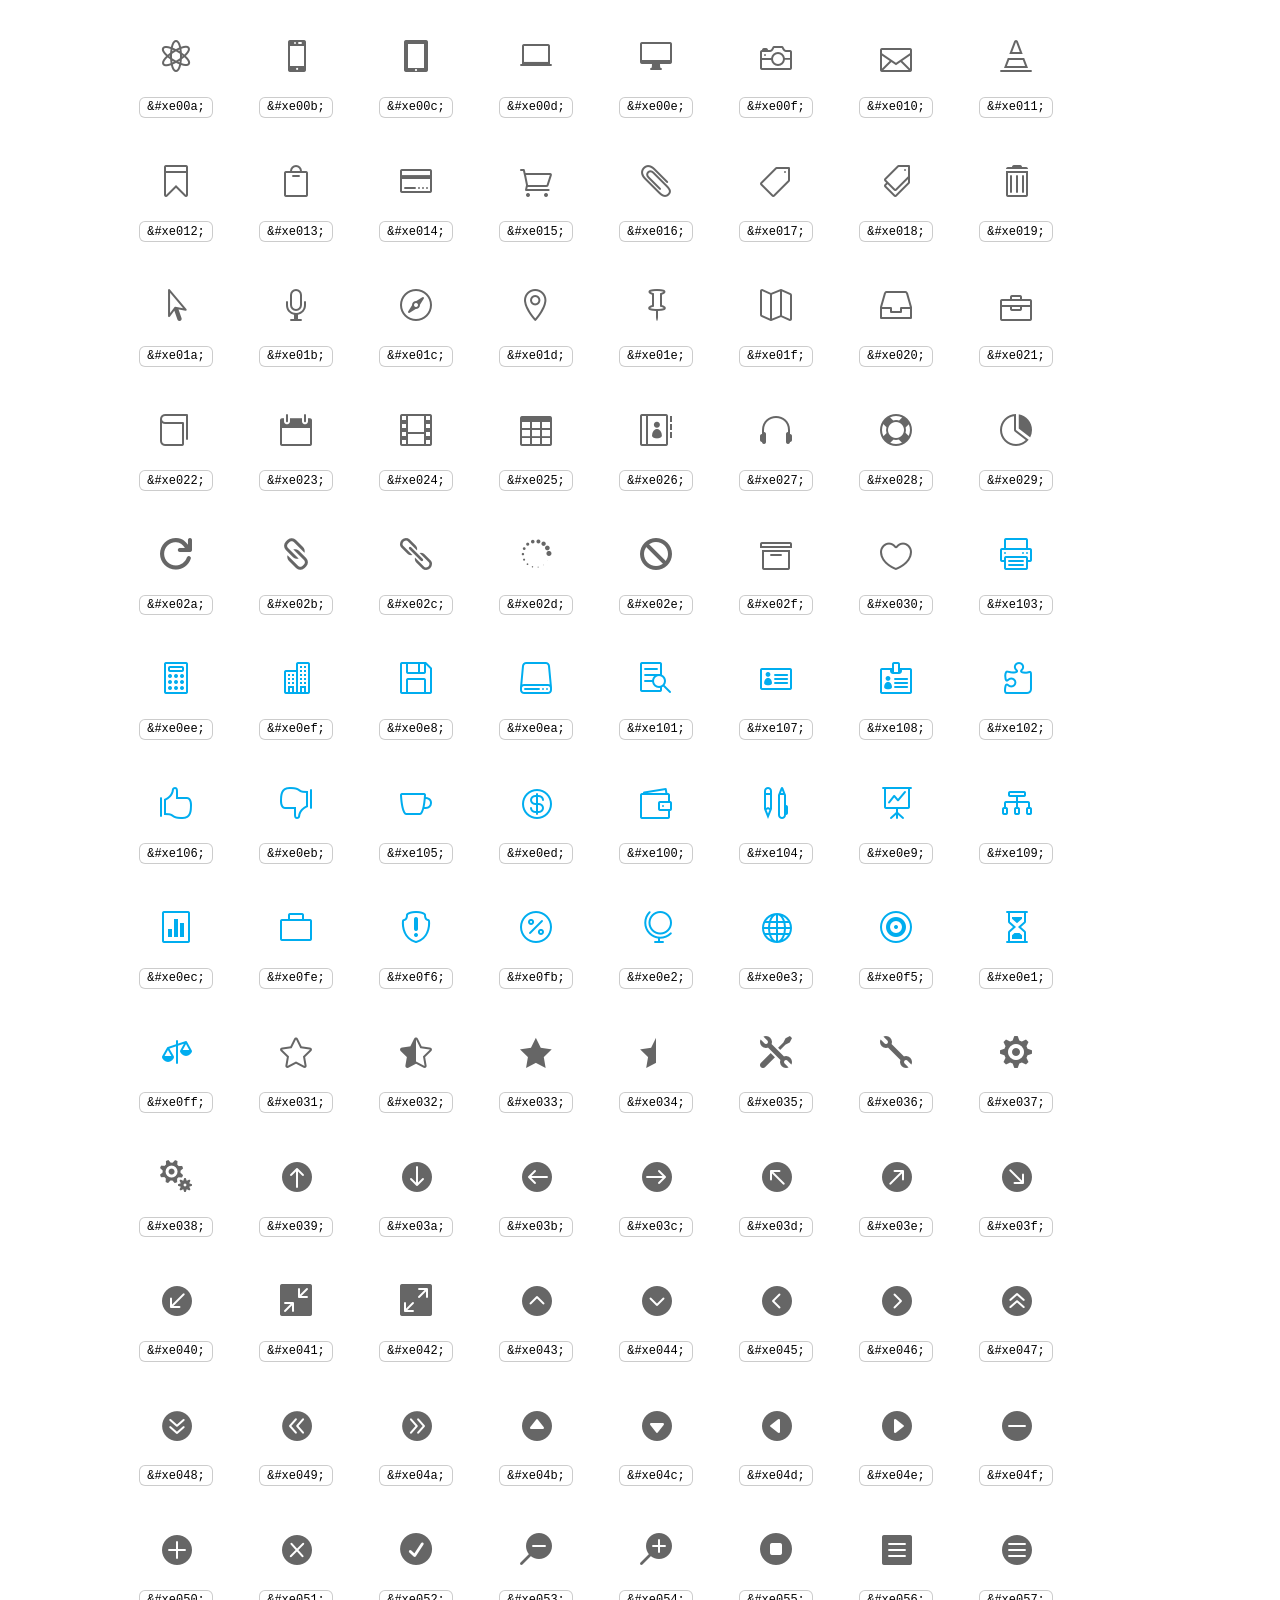
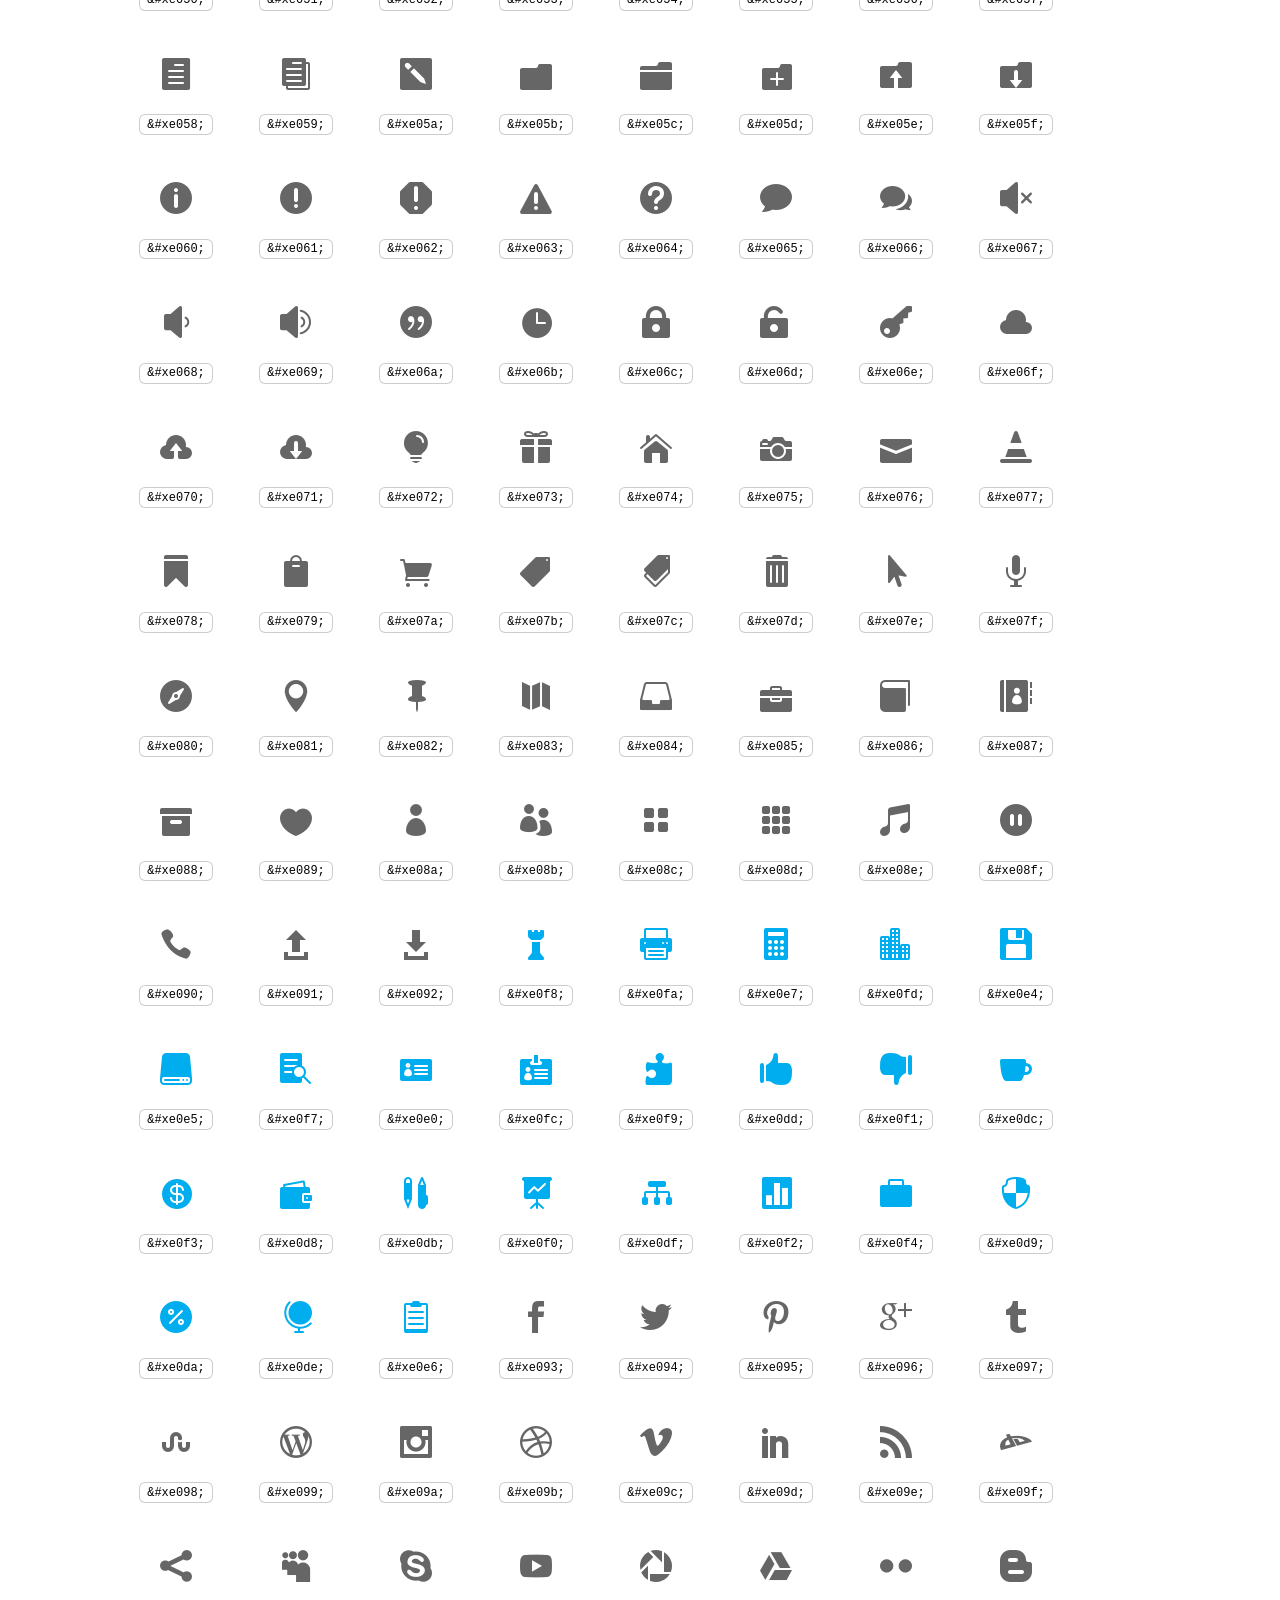
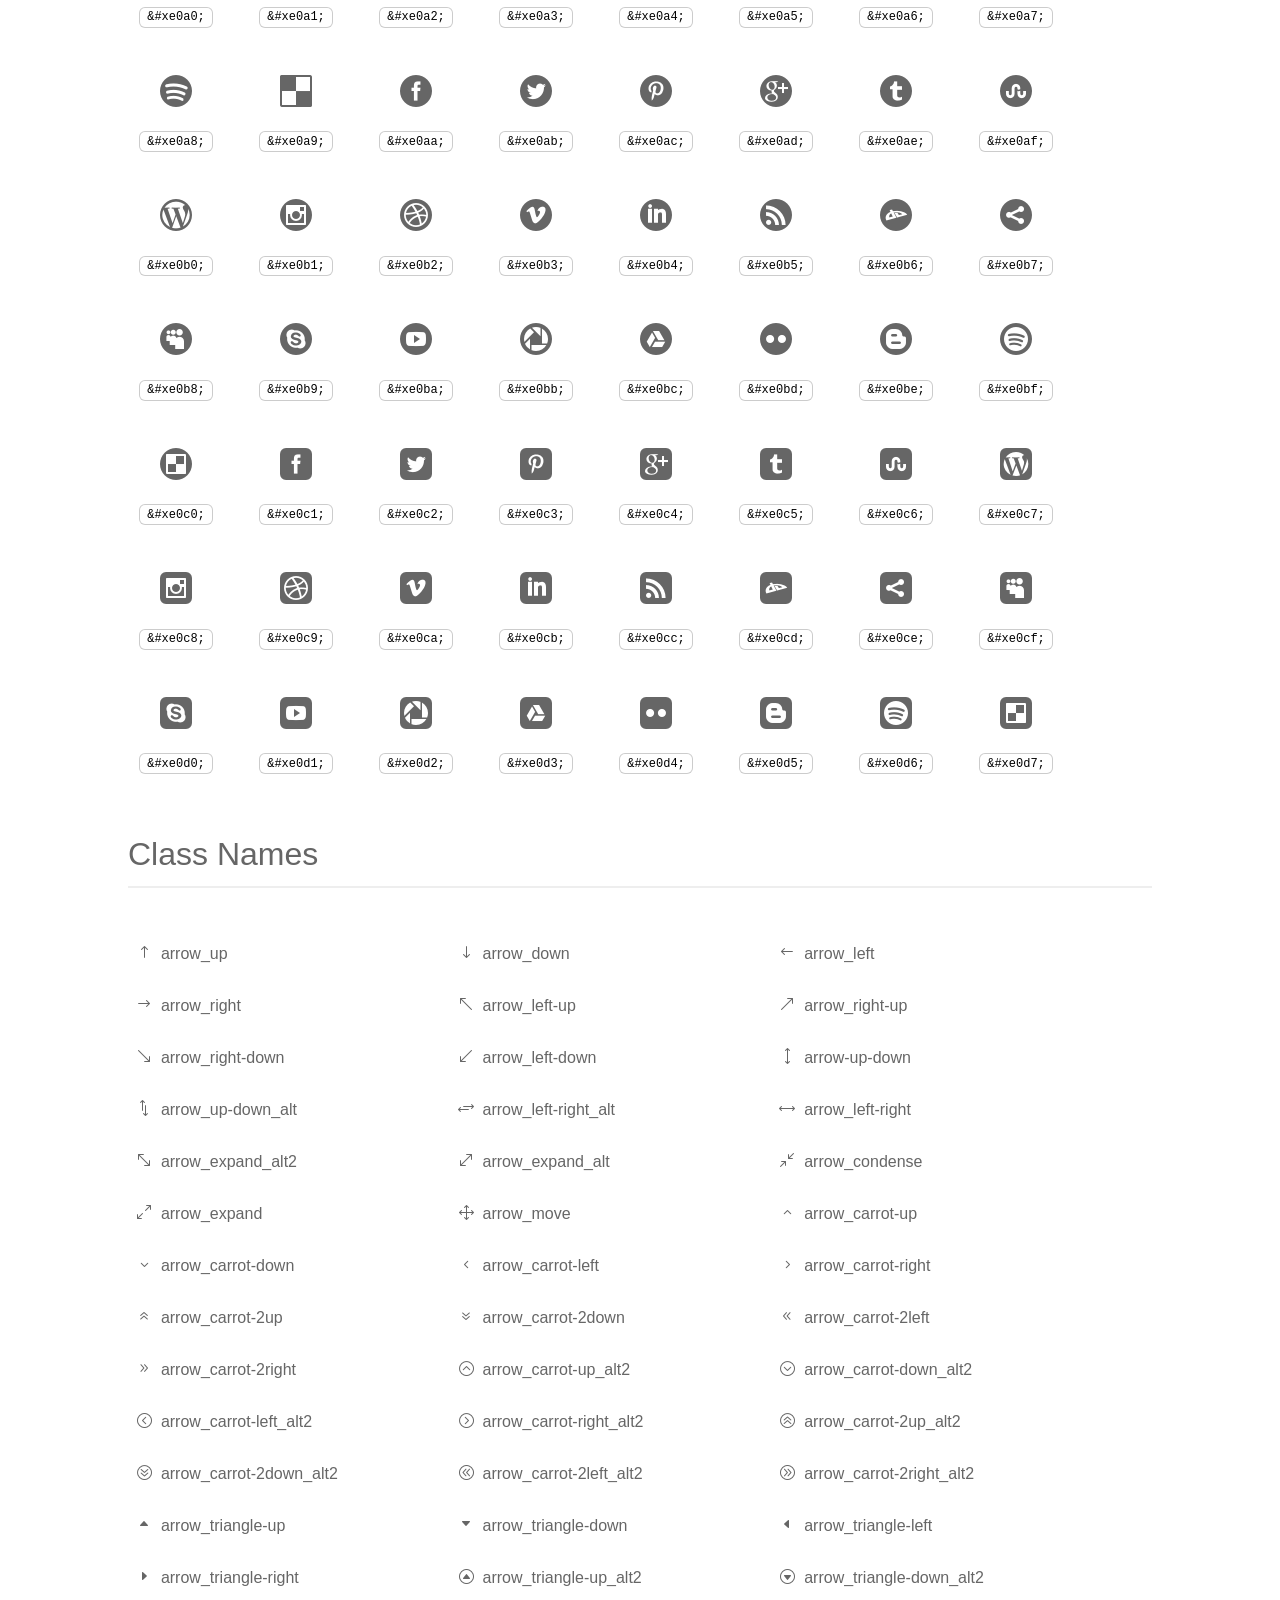
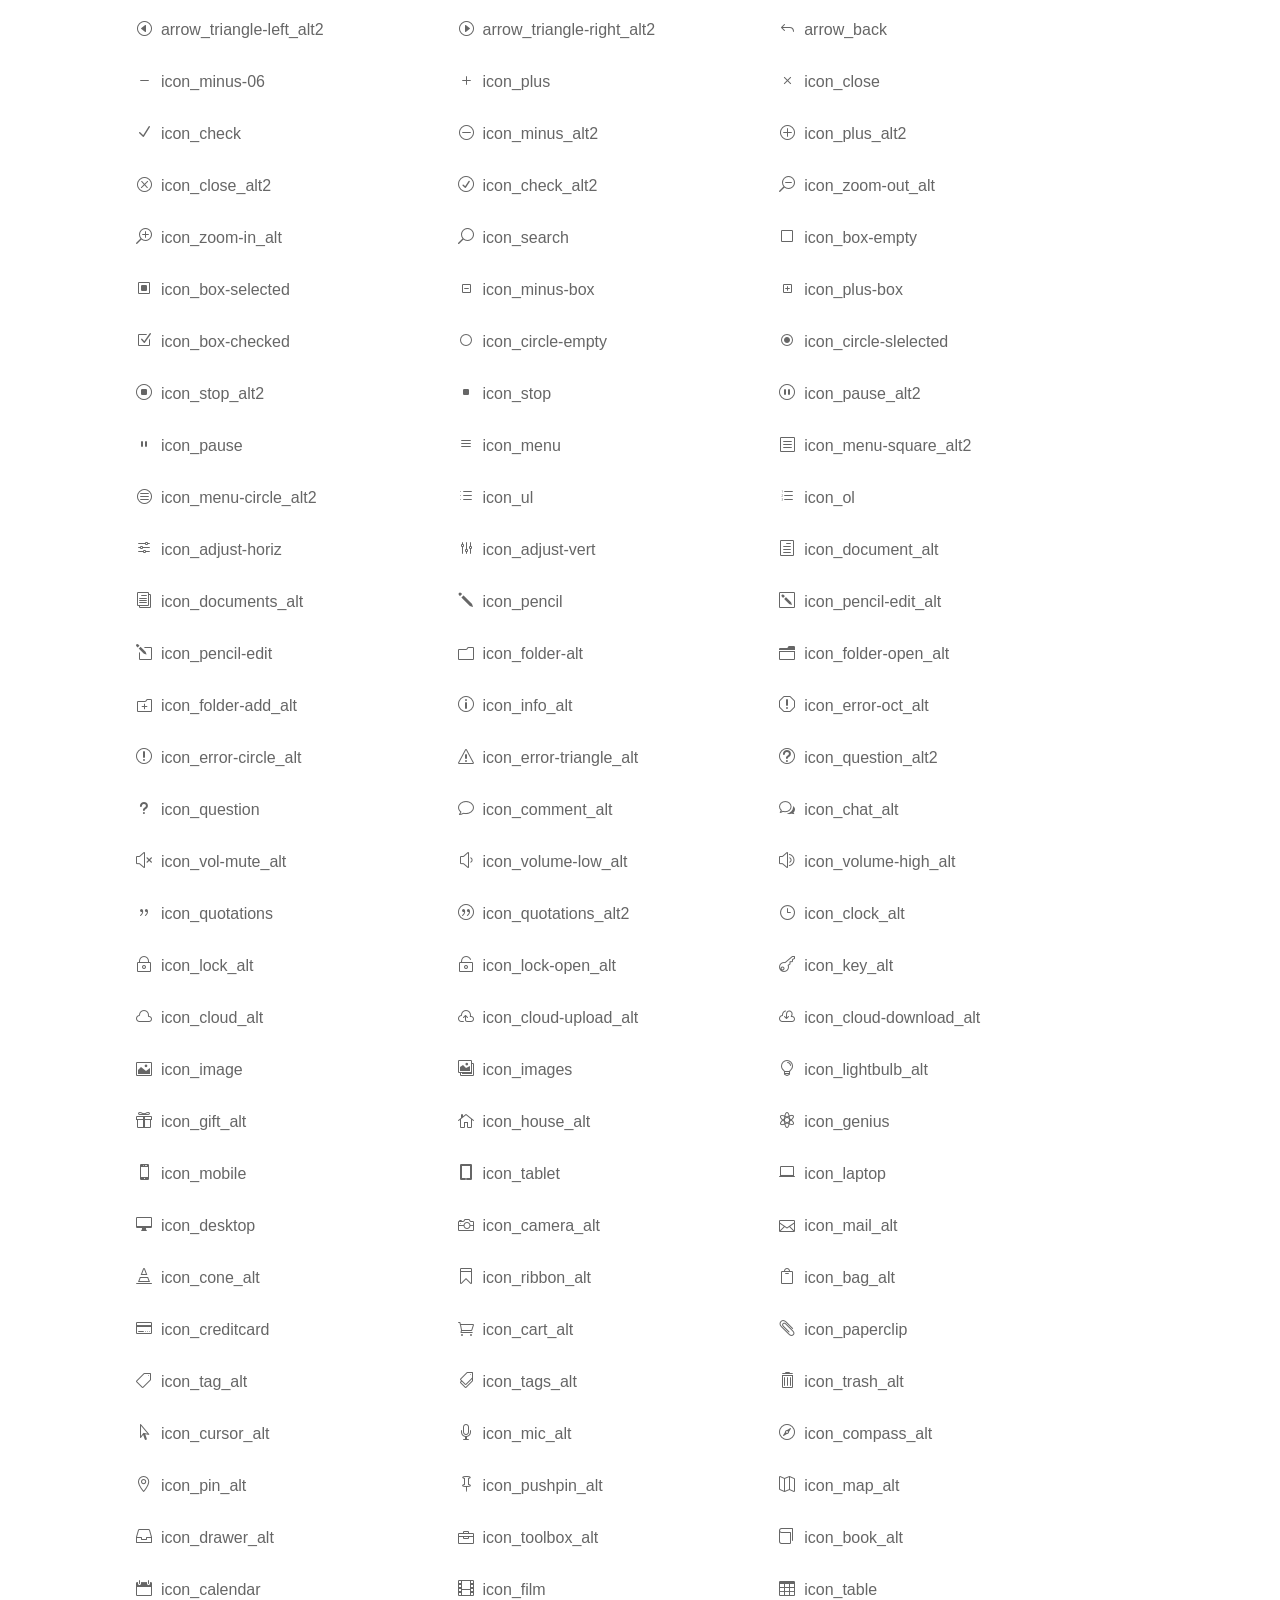
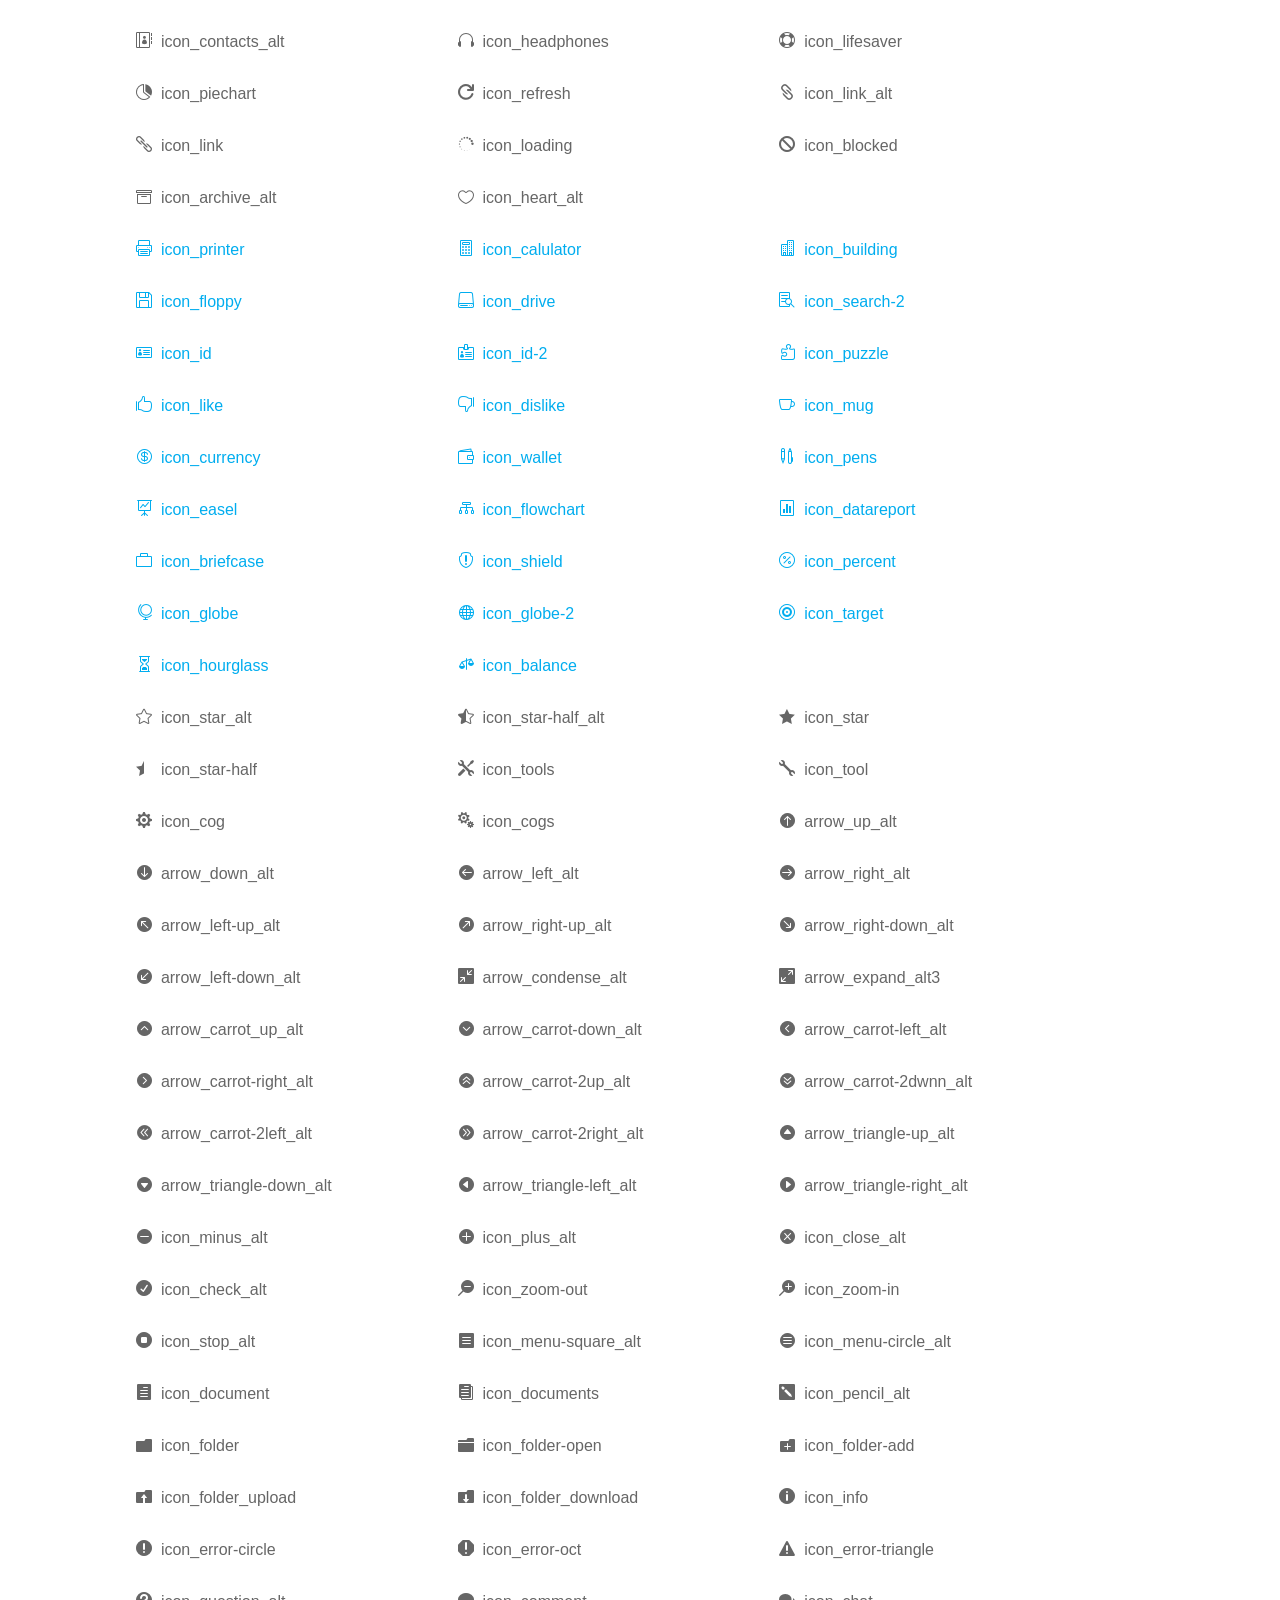
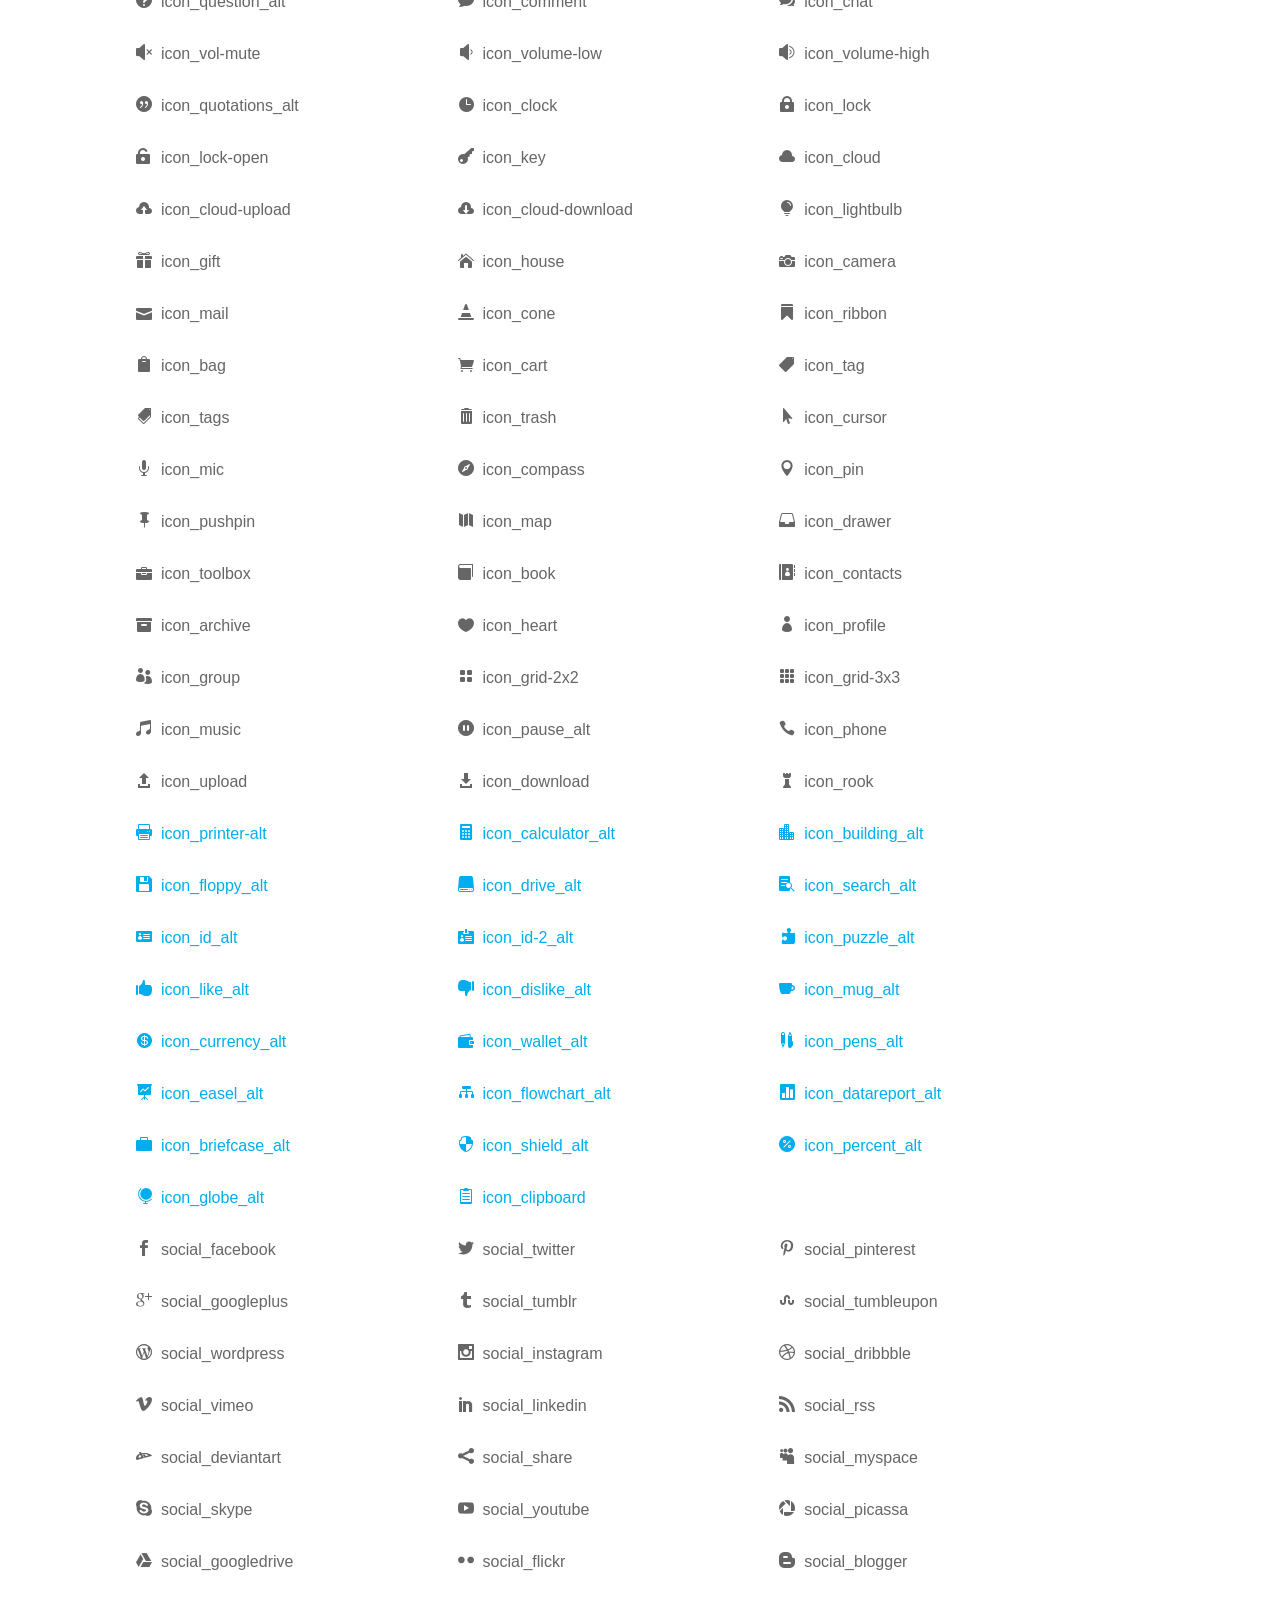
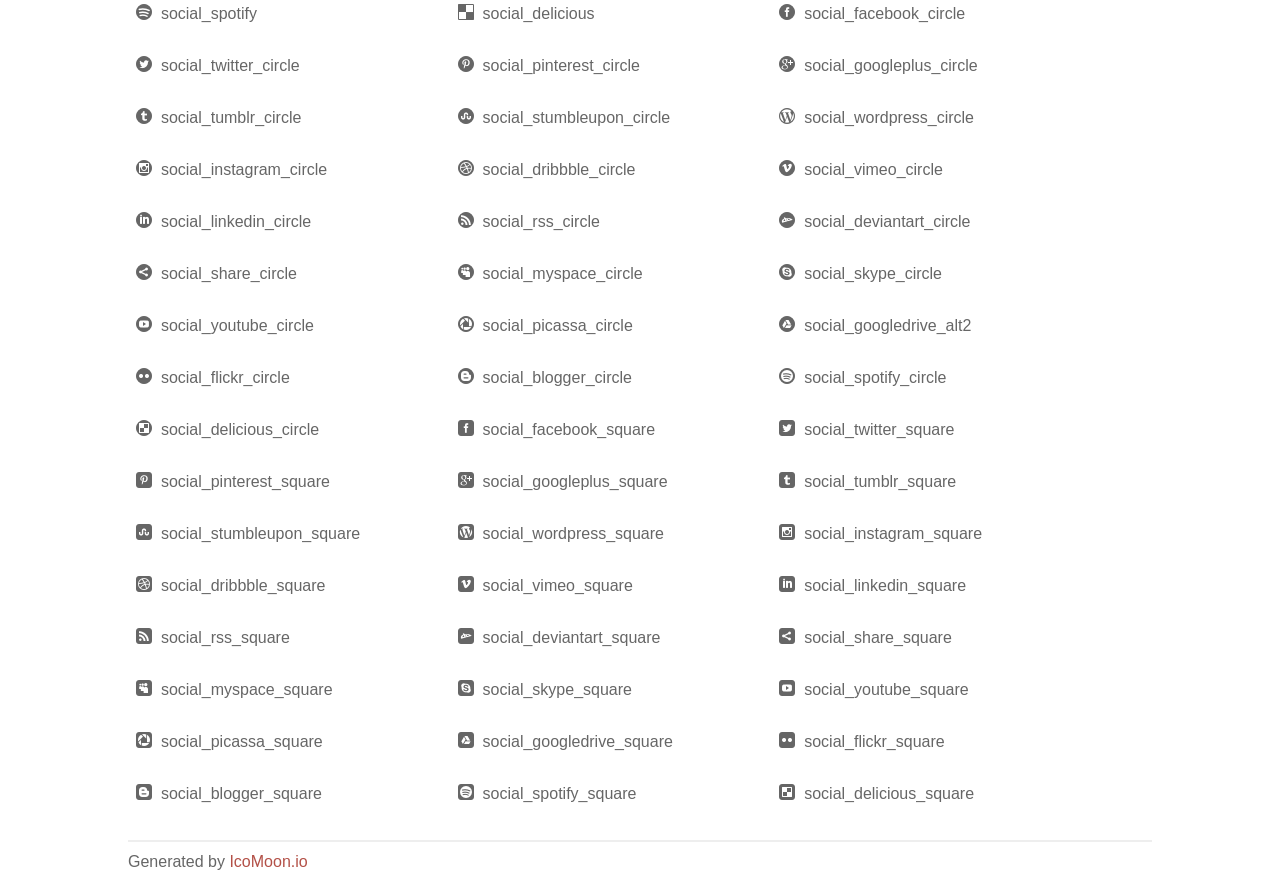
<file: fonts/elegant_font/HTML_CSS/index.html>
<!doctype html>
<html>
<head>
<title>Your Font/Glyphs</title>
<link rel="stylesheet" href="style.css" >
<!--[if lte IE 7]><script src="lte-ie7.js"></script><![endif]-->
<style>
	section, header, footer {display: block;}
	body {
		font-family: sans-serif;
		color: #666;
		line-height: 1.5;
		font-size: 1em;
	}
	* {
		-moz-box-sizing: border-box;
		-webkit-box-sizing: border-box;
		box-sizing: border-box;
		margin: 0;
		padding: 0;
	}
	.glyph {
		float: left;
		text-align: center;
		padding: .75em;
		margin: .4em 1.5em .75em 0;
		width: 6em;
		text-shadow: none;
	}
	
	.glyph input {
		font-family: consolas, monospace;
		font-size: 12px;
		width: 100%;
		text-align: center;
		border: 0;
		box-shadow: 0 0 0 1px #ccc;
		padding: .2em;
                -moz-border-radius: 5px;
                -webkit-border-radius: 5px;
	}
	
	

	.new {
		color:#00adef !important;
	}

	
	.w-main {
		width: 80%;
	}
	.centered {
		margin-left: auto;
		margin-right: auto;
	}
	.fs1 {
		font-size: 2em;
	}
	header {
		margin: 2em 0;
		padding-bottom: .5em;
		color: #666;
		box-shadow: 0 2px #eee;
	}
	header h1 {
		font-size: 2em;
		font-weight: normal;
	}
	.clearfix:before, .clearfix:after { content: ""; display: table; }
	.clearfix:after, .clear { clear: both; }
	footer {
		margin-top: 2em;
		padding: .5em 0;
		box-shadow: 0 -2px #eee;
	}
	a, a:visited {
		color: #B35047;
		text-decoration: none;
	}
	a:hover, a:focus {color: #000;}
	
	.box1 {
		font-size: 16px;
		display: inline-block;
		width: 30%;
		padding: .25em .5em;
		margin: 20px 10px 0 0;
	}
</style>
</head>
<body>
	<div class="w-main centered">
	<section class="mtm clearfix" id="glyphs">
	<div class="glyph">
		<div class="fs1" aria-hidden="true" data-icon="&#x21;"></div>
		<input type="text" readonly value="&amp;#x21;" >
	</div>
	<div class="glyph">
		<div class="fs1" aria-hidden="true" data-icon="&#x22;"></div>
		<input type="text" readonly value="&amp;#x22;" >
	</div>
	<div class="glyph">
		<div class="fs1" aria-hidden="true" data-icon="&#x23;"></div>
		<input type="text" readonly value="&amp;#x23;" >
	</div>
	<div class="glyph">
		<div class="fs1" aria-hidden="true" data-icon="&#x24;"></div>
		<input type="text" readonly value="&amp;#x24;" >
	</div>
	<div class="glyph">
		<div class="fs1" aria-hidden="true" data-icon="&#x25;"></div>
		<input type="text" readonly value="&amp;#x25;" >
	</div>
	<div class="glyph">
		<div class="fs1" aria-hidden="true" data-icon="&#x26;"></div>
		<input type="text" readonly value="&amp;#x26;" >
	</div>
	<div class="glyph">
		<div class="fs1" aria-hidden="true" data-icon="&#x27;"></div>
		<input type="text" readonly value="&amp;#x27;" >
	</div>
	<div class="glyph">
		<div class="fs1" aria-hidden="true" data-icon="&#x28;"></div>
		<input type="text" readonly value="&amp;#x28;" >
	</div>
	<div class="glyph">
		<div class="fs1" aria-hidden="true" data-icon="&#x29;"></div>
		<input type="text" readonly value="&amp;#x29;" >
	</div>
	<div class="glyph">
		<div class="fs1" aria-hidden="true" data-icon="&#x2a;"></div>
		<input type="text" readonly value="&amp;#x2a;" >
	</div>
	<div class="glyph">
		<div class="fs1" aria-hidden="true" data-icon="&#x2b;"></div>
		<input type="text" readonly value="&amp;#x2b;" >
	</div>
	<div class="glyph">
		<div class="fs1" aria-hidden="true" data-icon="&#x2c;"></div>
		<input type="text" readonly value="&amp;#x2c;" >
	</div>
	<div class="glyph">
		<div class="fs1" aria-hidden="true" data-icon="&#x2d;"></div>
		<input type="text" readonly value="&amp;#x2d;" >
	</div>
	<div class="glyph">
		<div class="fs1" aria-hidden="true" data-icon="&#x2e;"></div>
		<input type="text" readonly value="&amp;#x2e;" >
	</div>
	<div class="glyph">
		<div class="fs1" aria-hidden="true" data-icon="&#x2f;"></div>
		<input type="text" readonly value="&amp;#x2f;" >
	</div>
	<div class="glyph">
		<div class="fs1" aria-hidden="true" data-icon="&#x30;"></div>
		<input type="text" readonly value="&amp;#x30;" >
	</div>
	<div class="glyph">
		<div class="fs1" aria-hidden="true" data-icon="&#x31;"></div>
		<input type="text" readonly value="&amp;#x31;" >
	</div>
	<div class="glyph">
		<div class="fs1" aria-hidden="true" data-icon="&#x32;"></div>
		<input type="text" readonly value="&amp;#x32;" >
	</div>
	<div class="glyph">
		<div class="fs1" aria-hidden="true" data-icon="&#x33;"></div>
		<input type="text" readonly value="&amp;#x33;" >
	</div>
	<div class="glyph">
		<div class="fs1" aria-hidden="true" data-icon="&#x34;"></div>
		<input type="text" readonly value="&amp;#x34;" >
	</div>
	<div class="glyph">
		<div class="fs1" aria-hidden="true" data-icon="&#x35;"></div>
		<input type="text" readonly value="&amp;#x35;" >
	</div>
	<div class="glyph">
		<div class="fs1" aria-hidden="true" data-icon="&#x36;"></div>
		<input type="text" readonly value="&amp;#x36;" >
	</div>
	<div class="glyph">
		<div class="fs1" aria-hidden="true" data-icon="&#x37;"></div>
		<input type="text" readonly value="&amp;#x37;" >
	</div>
	<div class="glyph">
		<div class="fs1" aria-hidden="true" data-icon="&#x38;"></div>
		<input type="text" readonly value="&amp;#x38;" >
	</div>
	<div class="glyph">
		<div class="fs1" aria-hidden="true" data-icon="&#x39;"></div>
		<input type="text" readonly value="&amp;#x39;" >
	</div>
	<div class="glyph">
		<div class="fs1" aria-hidden="true" data-icon="&#x3a;"></div>
		<input type="text" readonly value="&amp;#x3a;" >
	</div>
	<div class="glyph">
		<div class="fs1" aria-hidden="true" data-icon="&#x3b;"></div>
		<input type="text" readonly value="&amp;#x3b;" >
	</div>
	<div class="glyph">
		<div class="fs1" aria-hidden="true" data-icon="&#x3c;"></div>
		<input type="text" readonly value="&amp;#x3c;" >
	</div>
	<div class="glyph">
		<div class="fs1" aria-hidden="true" data-icon="&#x3d;"></div>
		<input type="text" readonly value="&amp;#x3d;" >
	</div>
	<div class="glyph">
		<div class="fs1" aria-hidden="true" data-icon="&#x3e;"></div>
		<input type="text" readonly value="&amp;#x3e;" >
	</div>
	<div class="glyph">
		<div class="fs1" aria-hidden="true" data-icon="&#x3f;"></div>
		<input type="text" readonly value="&amp;#x3f;" >
	</div>
	<div class="glyph">
		<div class="fs1" aria-hidden="true" data-icon="&#x40;"></div>
		<input type="text" readonly value="&amp;#x40;" >
	</div>
	<div class="glyph">
		<div class="fs1" aria-hidden="true" data-icon="&#x41;"></div>
		<input type="text" readonly value="&amp;#x41;" >
	</div>
	<div class="glyph">
		<div class="fs1" aria-hidden="true" data-icon="&#x42;"></div>
		<input type="text" readonly value="&amp;#x42;" >
	</div>
	<div class="glyph">
		<div class="fs1" aria-hidden="true" data-icon="&#x43;"></div>
		<input type="text" readonly value="&amp;#x43;" >
	</div>
	<div class="glyph">
		<div class="fs1" aria-hidden="true" data-icon="&#x44;"></div>
		<input type="text" readonly value="&amp;#x44;" >
	</div>
	<div class="glyph">
		<div class="fs1" aria-hidden="true" data-icon="&#x45;"></div>
		<input type="text" readonly value="&amp;#x45;" >
	</div>
	<div class="glyph">
		<div class="fs1" aria-hidden="true" data-icon="&#x46;"></div>
		<input type="text" readonly value="&amp;#x46;" >
	</div>
	<div class="glyph">
		<div class="fs1" aria-hidden="true" data-icon="&#x47;"></div>
		<input type="text" readonly value="&amp;#x47;" >
	</div>
	<div class="glyph">
		<div class="fs1" aria-hidden="true" data-icon="&#x48;"></div>
		<input type="text" readonly value="&amp;#x48;" >
	</div>
	<div class="glyph">
		<div class="fs1" aria-hidden="true" data-icon="&#x49;"></div>
		<input type="text" readonly value="&amp;#x49;" >
	</div>
	<div class="glyph">
		<div class="fs1" aria-hidden="true" data-icon="&#x4a;"></div>
		<input type="text" readonly value="&amp;#x4a;" >
	</div>
	<div class="glyph">
		<div class="fs1" aria-hidden="true" data-icon="&#x4b;"></div>
		<input type="text" readonly value="&amp;#x4b;" >
	</div>
	<div class="glyph">
		<div class="fs1" aria-hidden="true" data-icon="&#x4c;"></div>
		<input type="text" readonly value="&amp;#x4c;" >
	</div>
	<div class="glyph">
		<div class="fs1" aria-hidden="true" data-icon="&#x4d;"></div>
		<input type="text" readonly value="&amp;#x4d;" >
	</div>
	<div class="glyph">
		<div class="fs1" aria-hidden="true" data-icon="&#x4e;"></div>
		<input type="text" readonly value="&amp;#x4e;" >
	</div>
	<div class="glyph">
		<div class="fs1" aria-hidden="true" data-icon="&#x4f;"></div>
		<input type="text" readonly value="&amp;#x4f;" >
	</div>
	<div class="glyph">
		<div class="fs1" aria-hidden="true" data-icon="&#x50;"></div>
		<input type="text" readonly value="&amp;#x50;" >
	</div>
	<div class="glyph">
		<div class="fs1" aria-hidden="true" data-icon="&#x51;"></div>
		<input type="text" readonly value="&amp;#x51;" >
	</div>
	<div class="glyph">
		<div class="fs1" aria-hidden="true" data-icon="&#x52;"></div>
		<input type="text" readonly value="&amp;#x52;" >
	</div>
	<div class="glyph">
		<div class="fs1" aria-hidden="true" data-icon="&#x53;"></div>
		<input type="text" readonly value="&amp;#x53;" >
	</div>
	<div class="glyph">
		<div class="fs1" aria-hidden="true" data-icon="&#x54;"></div>
		<input type="text" readonly value="&amp;#x54;" >
	</div>
	<div class="glyph">
		<div class="fs1" aria-hidden="true" data-icon="&#x55;"></div>
		<input type="text" readonly value="&amp;#x55;" >
	</div>
	<div class="glyph">
		<div class="fs1" aria-hidden="true" data-icon="&#x56;"></div>
		<input type="text" readonly value="&amp;#x56;" >
	</div>
	<div class="glyph">
		<div class="fs1" aria-hidden="true" data-icon="&#x57;"></div>
		<input type="text" readonly value="&amp;#x57;" >
	</div>
	<div class="glyph">
		<div class="fs1" aria-hidden="true" data-icon="&#x58;"></div>
		<input type="text" readonly value="&amp;#x58;" >
	</div>
	<div class="glyph">
		<div class="fs1" aria-hidden="true" data-icon="&#x59;"></div>
		<input type="text" readonly value="&amp;#x59;" >
	</div>
	<div class="glyph">
		<div class="fs1" aria-hidden="true" data-icon="&#x5a;"></div>
		<input type="text" readonly value="&amp;#x5a;" >
	</div>
	<div class="glyph">
		<div class="fs1" aria-hidden="true" data-icon="&#x5b;"></div>
		<input type="text" readonly value="&amp;#x5b;" >
	</div>
	<div class="glyph">
		<div class="fs1" aria-hidden="true" data-icon="&#x5c;"></div>
		<input type="text" readonly value="&amp;#x5c;" >
	</div>
	<div class="glyph">
		<div class="fs1" aria-hidden="true" data-icon="&#x5d;"></div>
		<input type="text" readonly value="&amp;#x5d;" >
	</div>
	<div class="glyph">
		<div class="fs1" aria-hidden="true" data-icon="&#x5e;"></div>
		<input type="text" readonly value="&amp;#x5e;" >
	</div>
	<div class="glyph">
		<div class="fs1" aria-hidden="true" data-icon="&#x5f;"></div>
		<input type="text" readonly value="&amp;#x5f;" >
	</div>
	<div class="glyph">
		<div class="fs1" aria-hidden="true" data-icon="&#x60;"></div>
		<input type="text" readonly value="&amp;#x60;" >
	</div>
	<div class="glyph">
		<div class="fs1" aria-hidden="true" data-icon="&#x61;"></div>
		<input type="text" readonly value="&amp;#x61;" >
	</div>
	<div class="glyph">
		<div class="fs1" aria-hidden="true" data-icon="&#x62;"></div>
		<input type="text" readonly value="&amp;#x62;" >
	</div>
	<div class="glyph">
		<div class="fs1" aria-hidden="true" data-icon="&#x63;"></div>
		<input type="text" readonly value="&amp;#x63;" >
	</div>
	<div class="glyph">
		<div class="fs1" aria-hidden="true" data-icon="&#x64;"></div>
		<input type="text" readonly value="&amp;#x64;" >
	</div>
	<div class="glyph">
		<div class="fs1" aria-hidden="true" data-icon="&#x65;"></div>
		<input type="text" readonly value="&amp;#x65;" >
	</div>
	<div class="glyph">
		<div class="fs1" aria-hidden="true" data-icon="&#x66;"></div>
		<input type="text" readonly value="&amp;#x66;" >
	</div>
	<div class="glyph">
		<div class="fs1" aria-hidden="true" data-icon="&#x67;"></div>
		<input type="text" readonly value="&amp;#x67;" >
	</div>
	<div class="glyph">
		<div class="fs1" aria-hidden="true" data-icon="&#x68;"></div>
		<input type="text" readonly value="&amp;#x68;" >
	</div>
	<div class="glyph">
		<div class="fs1" aria-hidden="true" data-icon="&#x69;"></div>
		<input type="text" readonly value="&amp;#x69;" >
	</div>
	<div class="glyph">
		<div class="fs1" aria-hidden="true" data-icon="&#x6a;"></div>
		<input type="text" readonly value="&amp;#x6a;" >
	</div>
	<div class="glyph">
		<div class="fs1" aria-hidden="true" data-icon="&#x6b;"></div>
		<input type="text" readonly value="&amp;#x6b;" >
	</div>
	<div class="glyph">
		<div class="fs1" aria-hidden="true" data-icon="&#x6c;"></div>
		<input type="text" readonly value="&amp;#x6c;" >
	</div>
	<div class="glyph">
		<div class="fs1" aria-hidden="true" data-icon="&#x6d;"></div>
		<input type="text" readonly value="&amp;#x6d;" >
	</div>
	<div class="glyph">
		<div class="fs1" aria-hidden="true" data-icon="&#x6e;"></div>
		<input type="text" readonly value="&amp;#x6e;" >
	</div>
	<div class="glyph">
		<div class="fs1" aria-hidden="true" data-icon="&#x6f;"></div>
		<input type="text" readonly value="&amp;#x6f;" >
	</div>
	<div class="glyph">
		<div class="fs1" aria-hidden="true" data-icon="&#x70;"></div>
		<input type="text" readonly value="&amp;#x70;" >
	</div>
	<div class="glyph">
		<div class="fs1" aria-hidden="true" data-icon="&#x71;"></div>
		<input type="text" readonly value="&amp;#x71;" >
	</div>
	<div class="glyph">
		<div class="fs1" aria-hidden="true" data-icon="&#x72;"></div>
		<input type="text" readonly value="&amp;#x72;" >
	</div>
	<div class="glyph">
		<div class="fs1" aria-hidden="true" data-icon="&#x73;"></div>
		<input type="text" readonly value="&amp;#x73;" >
	</div>
	<div class="glyph">
		<div class="fs1" aria-hidden="true" data-icon="&#x74;"></div>
		<input type="text" readonly value="&amp;#x74;" >
	</div>
	<div class="glyph">
		<div class="fs1" aria-hidden="true" data-icon="&#x75;"></div>
		<input type="text" readonly value="&amp;#x75;" >
	</div>
	<div class="glyph">
		<div class="fs1" aria-hidden="true" data-icon="&#x76;"></div>
		<input type="text" readonly value="&amp;#x76;" >
	</div>
	<div class="glyph">
		<div class="fs1" aria-hidden="true" data-icon="&#x77;"></div>
		<input type="text" readonly value="&amp;#x77;" >
	</div>
	<div class="glyph">
		<div class="fs1" aria-hidden="true" data-icon="&#x78;"></div>
		<input type="text" readonly value="&amp;#x78;" >
	</div>
	<div class="glyph">
		<div class="fs1" aria-hidden="true" data-icon="&#x79;"></div>
		<input type="text" readonly value="&amp;#x79;" >
	</div>
	<div class="glyph">
		<div class="fs1" aria-hidden="true" data-icon="&#x7a;"></div>
		<input type="text" readonly value="&amp;#x7a;" >
	</div>
	<div class="glyph">
		<div class="fs1" aria-hidden="true" data-icon="&#x7b;"></div>
		<input type="text" readonly value="&amp;#x7b;" >
	</div>
	<div class="glyph">
		<div class="fs1" aria-hidden="true" data-icon="&#x7c;"></div>
		<input type="text" readonly value="&amp;#x7c;" >
	</div>
	<div class="glyph">
		<div class="fs1" aria-hidden="true" data-icon="&#x7d;"></div>
		<input type="text" readonly value="&amp;#x7d;" >
	</div>
	<div class="glyph">
		<div class="fs1" aria-hidden="true" data-icon="&#x7e;"></div>
		<input type="text" readonly value="&amp;#x7e;" >
	</div>
	<div class="glyph">
		<div class="fs1" aria-hidden="true" data-icon="&#xe000;"></div>
		<input type="text" readonly value="&amp;#xe000;" >
	</div>
	<div class="glyph">
		<div class="fs1" aria-hidden="true" data-icon="&#xe001;"></div>
		<input type="text" readonly value="&amp;#xe001;" >
	</div>
	<div class="glyph">
		<div class="fs1" aria-hidden="true" data-icon="&#xe002;"></div>
		<input type="text" readonly value="&amp;#xe002;" >
	</div>
	<div class="glyph">
		<div class="fs1" aria-hidden="true" data-icon="&#xe003;"></div>
		<input type="text" readonly value="&amp;#xe003;" >
	</div>
	<div class="glyph">
		<div class="fs1" aria-hidden="true" data-icon="&#xe004;"></div>
		<input type="text" readonly value="&amp;#xe004;" >
	</div>
	<div class="glyph">
		<div class="fs1" aria-hidden="true" data-icon="&#xe005;"></div>
		<input type="text" readonly value="&amp;#xe005;" >
	</div>
	<div class="glyph">
		<div class="fs1" aria-hidden="true" data-icon="&#xe006;"></div>
		<input type="text" readonly value="&amp;#xe006;" >
	</div>
	<div class="glyph">
		<div class="fs1" aria-hidden="true" data-icon="&#xe007;"></div>
		<input type="text" readonly value="&amp;#xe007;" >
	</div>
	<div class="glyph">
		<div class="fs1" aria-hidden="true" data-icon="&#xe008;"></div>
		<input type="text" readonly value="&amp;#xe008;" >
	</div>
	<div class="glyph">
		<div class="fs1" aria-hidden="true" data-icon="&#xe009;"></div>
		<input type="text" readonly value="&amp;#xe009;" >
	</div>
	<div class="glyph">
		<div class="fs1" aria-hidden="true" data-icon="&#xe00a;"></div>
		<input type="text" readonly value="&amp;#xe00a;" >
	</div>
	<div class="glyph">
		<div class="fs1" aria-hidden="true" data-icon="&#xe00b;"></div>
		<input type="text" readonly value="&amp;#xe00b;" >
	</div>
	<div class="glyph">
		<div class="fs1" aria-hidden="true" data-icon="&#xe00c;"></div>
		<input type="text" readonly value="&amp;#xe00c;" >
	</div>
	<div class="glyph">
		<div class="fs1" aria-hidden="true" data-icon="&#xe00d;"></div>
		<input type="text" readonly value="&amp;#xe00d;" >
	</div>
	<div class="glyph">
		<div class="fs1" aria-hidden="true" data-icon="&#xe00e;"></div>
		<input type="text" readonly value="&amp;#xe00e;" >
	</div>
	<div class="glyph">
		<div class="fs1" aria-hidden="true" data-icon="&#xe00f;"></div>
		<input type="text" readonly value="&amp;#xe00f;" >
	</div>
	<div class="glyph">
		<div class="fs1" aria-hidden="true" data-icon="&#xe010;"></div>
		<input type="text" readonly value="&amp;#xe010;" >
	</div>
	<div class="glyph">
		<div class="fs1" aria-hidden="true" data-icon="&#xe011;"></div>
		<input type="text" readonly value="&amp;#xe011;" >
	</div>
	<div class="glyph">
		<div class="fs1" aria-hidden="true" data-icon="&#xe012;"></div>
		<input type="text" readonly value="&amp;#xe012;" >
	</div>
	<div class="glyph">
		<div class="fs1" aria-hidden="true" data-icon="&#xe013;"></div>
		<input type="text" readonly value="&amp;#xe013;" >
	</div>
	<div class="glyph">
		<div class="fs1" aria-hidden="true" data-icon="&#xe014;"></div>
		<input type="text" readonly value="&amp;#xe014;" >
	</div>
	<div class="glyph">
		<div class="fs1" aria-hidden="true" data-icon="&#xe015;"></div>
		<input type="text" readonly value="&amp;#xe015;" >
	</div>
	<div class="glyph">
		<div class="fs1" aria-hidden="true" data-icon="&#xe016;"></div>
		<input type="text" readonly value="&amp;#xe016;" >
	</div>
	<div class="glyph">
		<div class="fs1" aria-hidden="true" data-icon="&#xe017;"></div>
		<input type="text" readonly value="&amp;#xe017;" >
	</div>
	<div class="glyph">
		<div class="fs1" aria-hidden="true" data-icon="&#xe018;"></div>
		<input type="text" readonly value="&amp;#xe018;" >
	</div>
	<div class="glyph">
		<div class="fs1" aria-hidden="true" data-icon="&#xe019;"></div>
		<input type="text" readonly value="&amp;#xe019;" >
	</div>
	<div class="glyph">
		<div class="fs1" aria-hidden="true" data-icon="&#xe01a;"></div>
		<input type="text" readonly value="&amp;#xe01a;" >
	</div>
	<div class="glyph">
		<div class="fs1" aria-hidden="true" data-icon="&#xe01b;"></div>
		<input type="text" readonly value="&amp;#xe01b;" >
	</div>
	<div class="glyph">
		<div class="fs1" aria-hidden="true" data-icon="&#xe01c;"></div>
		<input type="text" readonly value="&amp;#xe01c;" >
	</div>
	<div class="glyph">
		<div class="fs1" aria-hidden="true" data-icon="&#xe01d;"></div>
		<input type="text" readonly value="&amp;#xe01d;" >
	</div>
	<div class="glyph">
		<div class="fs1" aria-hidden="true" data-icon="&#xe01e;"></div>
		<input type="text" readonly value="&amp;#xe01e;" >
	</div>
	<div class="glyph">
		<div class="fs1" aria-hidden="true" data-icon="&#xe01f;"></div>
		<input type="text" readonly value="&amp;#xe01f;" >
	</div>
	<div class="glyph">
		<div class="fs1" aria-hidden="true" data-icon="&#xe020;"></div>
		<input type="text" readonly value="&amp;#xe020;" >
	</div>
	<div class="glyph">
		<div class="fs1" aria-hidden="true" data-icon="&#xe021;"></div>
		<input type="text" readonly value="&amp;#xe021;" >
	</div>
	<div class="glyph">
		<div class="fs1" aria-hidden="true" data-icon="&#xe022;"></div>
		<input type="text" readonly value="&amp;#xe022;" >
	</div>
	<div class="glyph">
		<div class="fs1" aria-hidden="true" data-icon="&#xe023;"></div>
		<input type="text" readonly value="&amp;#xe023;" >
	</div>
	<div class="glyph">
		<div class="fs1" aria-hidden="true" data-icon="&#xe024;"></div>
		<input type="text" readonly value="&amp;#xe024;" >
	</div>
	<div class="glyph">
		<div class="fs1" aria-hidden="true" data-icon="&#xe025;"></div>
		<input type="text" readonly value="&amp;#xe025;" >
	</div>
	<div class="glyph">
		<div class="fs1" aria-hidden="true" data-icon="&#xe026;"></div>
		<input type="text" readonly value="&amp;#xe026;" >
	</div>
	<div class="glyph">
		<div class="fs1" aria-hidden="true" data-icon="&#xe027;"></div>
		<input type="text" readonly value="&amp;#xe027;" >
	</div>
	<div class="glyph">
		<div class="fs1" aria-hidden="true" data-icon="&#xe028;"></div>
		<input type="text" readonly value="&amp;#xe028;" >
	</div>
	<div class="glyph">
		<div class="fs1" aria-hidden="true" data-icon="&#xe029;"></div>
		<input type="text" readonly value="&amp;#xe029;" >
	</div>
	<div class="glyph">
		<div class="fs1" aria-hidden="true" data-icon="&#xe02a;"></div>
		<input type="text" readonly value="&amp;#xe02a;" >
	</div>
	<div class="glyph">
		<div class="fs1" aria-hidden="true" data-icon="&#xe02b;"></div>
		<input type="text" readonly value="&amp;#xe02b;" >
	</div>
	<div class="glyph">
		<div class="fs1" aria-hidden="true" data-icon="&#xe02c;"></div>
		<input type="text" readonly value="&amp;#xe02c;" >
	</div>
	<div class="glyph">
		<div class="fs1" aria-hidden="true" data-icon="&#xe02d;"></div>
		<input type="text" readonly value="&amp;#xe02d;" >
	</div>
	<div class="glyph">
		<div class="fs1" aria-hidden="true" data-icon="&#xe02e;"></div>
		<input type="text" readonly value="&amp;#xe02e;" >
	</div>
	<div class="glyph">
		<div class="fs1" aria-hidden="true" data-icon="&#xe02f;"></div>
		<input type="text" readonly value="&amp;#xe02f;" >
	</div>
	<div class="glyph">
		<div class="fs1" aria-hidden="true" data-icon="&#xe030;"></div>
		<input type="text" readonly value="&amp;#xe030;" >
	</div>
    
    <div class="new">
    
    <div class="glyph">
		<div class="fs1" aria-hidden="true" data-icon="&#xe103;"></div>
		<input type="text" readonly value="&amp;#xe103;" >
	</div>
	<div class="glyph">
		<div class="fs1" aria-hidden="true" data-icon="&#xe0ee;"></div>
		<input type="text" readonly value="&amp;#xe0ee;" >
	</div>
	<div class="glyph">
		<div class="fs1" aria-hidden="true" data-icon="&#xe0ef;"></div>
		<input type="text" readonly value="&amp;#xe0ef;" >
	</div>
	<div class="glyph">
		<div class="fs1" aria-hidden="true" data-icon="&#xe0e8;"></div>
		<input type="text" readonly value="&amp;#xe0e8;" >
	</div>
	<div class="glyph">
		<div class="fs1" aria-hidden="true" data-icon="&#xe0ea;"></div>
		<input type="text" readonly value="&amp;#xe0ea;" >
	</div>
	<div class="glyph">
		<div class="fs1" aria-hidden="true" data-icon="&#xe101;"></div>
		<input type="text" readonly value="&amp;#xe101;" >
	</div>
	<div class="glyph">
		<div class="fs1" aria-hidden="true" data-icon="&#xe107;"></div>
		<input type="text" readonly value="&amp;#xe107;" >
	</div>
	<div class="glyph">
		<div class="fs1" aria-hidden="true" data-icon="&#xe108;"></div>
		<input type="text" readonly value="&amp;#xe108;" >
	</div>
	<div class="glyph">
		<div class="fs1" aria-hidden="true" data-icon="&#xe102;"></div>
		<input type="text" readonly value="&amp;#xe102;" >
	</div>
	<div class="glyph">
		<div class="fs1" aria-hidden="true" data-icon="&#xe106;"></div>
		<input type="text" readonly value="&amp;#xe106;" >
	</div>
	<div class="glyph">
		<div class="fs1" aria-hidden="true" data-icon="&#xe0eb;"></div>
		<input type="text" readonly value="&amp;#xe0eb;" >
	</div>
	<div class="glyph">
		<div class="fs1" aria-hidden="true" data-icon="&#xe105;"></div>
		<input type="text" readonly value="&amp;#xe105;" >
	</div>
	<div class="glyph">
		<div class="fs1" aria-hidden="true" data-icon="&#xe0ed;"></div>
		<input type="text" readonly value="&amp;#xe0ed;" >
	</div>
	<div class="glyph">
		<div class="fs1" aria-hidden="true" data-icon="&#xe100;"></div>
		<input type="text" readonly value="&amp;#xe100;" >
	</div>
	<div class="glyph">
		<div class="fs1" aria-hidden="true" data-icon="&#xe104;"></div>
		<input type="text" readonly value="&amp;#xe104;" >
	</div>
	<div class="glyph">
		<div class="fs1" aria-hidden="true" data-icon="&#xe0e9;"></div>
		<input type="text" readonly value="&amp;#xe0e9;" >
	</div>
	<div class="glyph">
		<div class="fs1" aria-hidden="true" data-icon="&#xe109;"></div>
		<input type="text" readonly value="&amp;#xe109;" >
	</div>
	<div class="glyph">
		<div class="fs1" aria-hidden="true" data-icon="&#xe0ec;"></div>
		<input type="text" readonly value="&amp;#xe0ec;" >
	</div>
	<div class="glyph">
		<div class="fs1" aria-hidden="true" data-icon="&#xe0fe;"></div>
		<input type="text" readonly value="&amp;#xe0fe;" >
	</div>
	<div class="glyph">
		<div class="fs1" aria-hidden="true" data-icon="&#xe0f6;"></div>
		<input type="text" readonly value="&amp;#xe0f6;" >
	</div>
	<div class="glyph">
		<div class="fs1" aria-hidden="true" data-icon="&#xe0fb;"></div>
		<input type="text" readonly value="&amp;#xe0fb;" >
	</div>
	<div class="glyph">
		<div class="fs1" aria-hidden="true" data-icon="&#xe0e2;"></div>
		<input type="text" readonly value="&amp;#xe0e2;" >
	</div>
	<div class="glyph">
		<div class="fs1" aria-hidden="true" data-icon="&#xe0e3;"></div>
		<input type="text" readonly value="&amp;#xe0e3;" >
	</div>
	<div class="glyph">
		<div class="fs1" aria-hidden="true" data-icon="&#xe0f5;"></div>
		<input type="text" readonly value="&amp;#xe0f5;" >
	</div>
	<div class="glyph">
		<div class="fs1" aria-hidden="true" data-icon="&#xe0e1;"></div>
		<input type="text" readonly value="&amp;#xe0e1;" >
	</div>
	<div class="glyph">
		<div class="fs1" aria-hidden="true" data-icon="&#xe0ff;"></div>
		<input type="text" readonly value="&amp;#xe0ff;" >
	</div>
    
    </div>
    
	<div class="glyph">
		<div class="fs1" aria-hidden="true" data-icon="&#xe031;"></div>
		<input type="text" readonly value="&amp;#xe031;" >
	</div>
	<div class="glyph">
		<div class="fs1" aria-hidden="true" data-icon="&#xe032;"></div>
		<input type="text" readonly value="&amp;#xe032;" >
	</div>
	<div class="glyph">
		<div class="fs1" aria-hidden="true" data-icon="&#xe033;"></div>
		<input type="text" readonly value="&amp;#xe033;" >
	</div>
	<div class="glyph">
		<div class="fs1" aria-hidden="true" data-icon="&#xe034;"></div>
		<input type="text" readonly value="&amp;#xe034;" >
	</div>
	<div class="glyph">
		<div class="fs1" aria-hidden="true" data-icon="&#xe035;"></div>
		<input type="text" readonly value="&amp;#xe035;" >
	</div>
	<div class="glyph">
		<div class="fs1" aria-hidden="true" data-icon="&#xe036;"></div>
		<input type="text" readonly value="&amp;#xe036;" >
	</div>
	<div class="glyph">
		<div class="fs1" aria-hidden="true" data-icon="&#xe037;"></div>
		<input type="text" readonly value="&amp;#xe037;" >
	</div>
	<div class="glyph">
		<div class="fs1" aria-hidden="true" data-icon="&#xe038;"></div>
		<input type="text" readonly value="&amp;#xe038;" >
	</div>
	<div class="glyph">
		<div class="fs1" aria-hidden="true" data-icon="&#xe039;"></div>
		<input type="text" readonly value="&amp;#xe039;" >
	</div>
	<div class="glyph">
		<div class="fs1" aria-hidden="true" data-icon="&#xe03a;"></div>
		<input type="text" readonly value="&amp;#xe03a;" >
	</div>
	<div class="glyph">
		<div class="fs1" aria-hidden="true" data-icon="&#xe03b;"></div>
		<input type="text" readonly value="&amp;#xe03b;" >
	</div>
	<div class="glyph">
		<div class="fs1" aria-hidden="true" data-icon="&#xe03c;"></div>
		<input type="text" readonly value="&amp;#xe03c;" >
	</div>
	<div class="glyph">
		<div class="fs1" aria-hidden="true" data-icon="&#xe03d;"></div>
		<input type="text" readonly value="&amp;#xe03d;" >
	</div>
	<div class="glyph">
		<div class="fs1" aria-hidden="true" data-icon="&#xe03e;"></div>
		<input type="text" readonly value="&amp;#xe03e;" >
	</div>
	<div class="glyph">
		<div class="fs1" aria-hidden="true" data-icon="&#xe03f;"></div>
		<input type="text" readonly value="&amp;#xe03f;" >
	</div>
	<div class="glyph">
		<div class="fs1" aria-hidden="true" data-icon="&#xe040;"></div>
		<input type="text" readonly value="&amp;#xe040;" >
	</div>
	<div class="glyph">
		<div class="fs1" aria-hidden="true" data-icon="&#xe041;"></div>
		<input type="text" readonly value="&amp;#xe041;" >
	</div>
	<div class="glyph">
		<div class="fs1" aria-hidden="true" data-icon="&#xe042;"></div>
		<input type="text" readonly value="&amp;#xe042;" >
	</div>
	<div class="glyph">
		<div class="fs1" aria-hidden="true" data-icon="&#xe043;"></div>
		<input type="text" readonly value="&amp;#xe043;" >
	</div>
	<div class="glyph">
		<div class="fs1" aria-hidden="true" data-icon="&#xe044;"></div>
		<input type="text" readonly value="&amp;#xe044;" >
	</div>
	<div class="glyph">
		<div class="fs1" aria-hidden="true" data-icon="&#xe045;"></div>
		<input type="text" readonly value="&amp;#xe045;" >
	</div>
	<div class="glyph">
		<div class="fs1" aria-hidden="true" data-icon="&#xe046;"></div>
		<input type="text" readonly value="&amp;#xe046;" >
	</div>
	<div class="glyph">
		<div class="fs1" aria-hidden="true" data-icon="&#xe047;"></div>
		<input type="text" readonly value="&amp;#xe047;" >
	</div>
	<div class="glyph">
		<div class="fs1" aria-hidden="true" data-icon="&#xe048;"></div>
		<input type="text" readonly value="&amp;#xe048;" >
	</div>
	<div class="glyph">
		<div class="fs1" aria-hidden="true" data-icon="&#xe049;"></div>
		<input type="text" readonly value="&amp;#xe049;" >
	</div>
	<div class="glyph">
		<div class="fs1" aria-hidden="true" data-icon="&#xe04a;"></div>
		<input type="text" readonly value="&amp;#xe04a;" >
	</div>
	<div class="glyph">
		<div class="fs1" aria-hidden="true" data-icon="&#xe04b;"></div>
		<input type="text" readonly value="&amp;#xe04b;" >
	</div>
	<div class="glyph">
		<div class="fs1" aria-hidden="true" data-icon="&#xe04c;"></div>
		<input type="text" readonly value="&amp;#xe04c;" >
	</div>
	<div class="glyph">
		<div class="fs1" aria-hidden="true" data-icon="&#xe04d;"></div>
		<input type="text" readonly value="&amp;#xe04d;" >
	</div>
	<div class="glyph">
		<div class="fs1" aria-hidden="true" data-icon="&#xe04e;"></div>
		<input type="text" readonly value="&amp;#xe04e;" >
	</div>
	<div class="glyph">
		<div class="fs1" aria-hidden="true" data-icon="&#xe04f;"></div>
		<input type="text" readonly value="&amp;#xe04f;" >
	</div>
	<div class="glyph">
		<div class="fs1" aria-hidden="true" data-icon="&#xe050;"></div>
		<input type="text" readonly value="&amp;#xe050;" >
	</div>
	<div class="glyph">
		<div class="fs1" aria-hidden="true" data-icon="&#xe051;"></div>
		<input type="text" readonly value="&amp;#xe051;" >
	</div>
	<div class="glyph">
		<div class="fs1" aria-hidden="true" data-icon="&#xe052;"></div>
		<input type="text" readonly value="&amp;#xe052;" >
	</div>
	<div class="glyph">
		<div class="fs1" aria-hidden="true" data-icon="&#xe053;"></div>
		<input type="text" readonly value="&amp;#xe053;" >
	</div>
	<div class="glyph">
		<div class="fs1" aria-hidden="true" data-icon="&#xe054;"></div>
		<input type="text" readonly value="&amp;#xe054;" >
	</div>
	<div class="glyph">
		<div class="fs1" aria-hidden="true" data-icon="&#xe055;"></div>
		<input type="text" readonly value="&amp;#xe055;" >
	</div>
	<div class="glyph">
		<div class="fs1" aria-hidden="true" data-icon="&#xe056;"></div>
		<input type="text" readonly value="&amp;#xe056;" >
	</div>
	<div class="glyph">
		<div class="fs1" aria-hidden="true" data-icon="&#xe057;"></div>
		<input type="text" readonly value="&amp;#xe057;" >
	</div>
	<div class="glyph">
		<div class="fs1" aria-hidden="true" data-icon="&#xe058;"></div>
		<input type="text" readonly value="&amp;#xe058;" >
	</div>
	<div class="glyph">
		<div class="fs1" aria-hidden="true" data-icon="&#xe059;"></div>
		<input type="text" readonly value="&amp;#xe059;" >
	</div>
	<div class="glyph">
		<div class="fs1" aria-hidden="true" data-icon="&#xe05a;"></div>
		<input type="text" readonly value="&amp;#xe05a;" >
	</div>
	<div class="glyph">
		<div class="fs1" aria-hidden="true" data-icon="&#xe05b;"></div>
		<input type="text" readonly value="&amp;#xe05b;" >
	</div>
	<div class="glyph">
		<div class="fs1" aria-hidden="true" data-icon="&#xe05c;"></div>
		<input type="text" readonly value="&amp;#xe05c;" >
	</div>
	<div class="glyph">
		<div class="fs1" aria-hidden="true" data-icon="&#xe05d;"></div>
		<input type="text" readonly value="&amp;#xe05d;" >
	</div>
	<div class="glyph">
		<div class="fs1" aria-hidden="true" data-icon="&#xe05e;"></div>
		<input type="text" readonly value="&amp;#xe05e;" >
	</div>
	<div class="glyph">
		<div class="fs1" aria-hidden="true" data-icon="&#xe05f;"></div>
		<input type="text" readonly value="&amp;#xe05f;" >
	</div>
	<div class="glyph">
		<div class="fs1" aria-hidden="true" data-icon="&#xe060;"></div>
		<input type="text" readonly value="&amp;#xe060;" >
	</div>
	<div class="glyph">
		<div class="fs1" aria-hidden="true" data-icon="&#xe061;"></div>
		<input type="text" readonly value="&amp;#xe061;" >
	</div>
	<div class="glyph">
		<div class="fs1" aria-hidden="true" data-icon="&#xe062;"></div>
		<input type="text" readonly value="&amp;#xe062;" >
	</div>
	<div class="glyph">
		<div class="fs1" aria-hidden="true" data-icon="&#xe063;"></div>
		<input type="text" readonly value="&amp;#xe063;" >
	</div>
	<div class="glyph">
		<div class="fs1" aria-hidden="true" data-icon="&#xe064;"></div>
		<input type="text" readonly value="&amp;#xe064;" >
	</div>
	<div class="glyph">
		<div class="fs1" aria-hidden="true" data-icon="&#xe065;"></div>
		<input type="text" readonly value="&amp;#xe065;" >
	</div>
	<div class="glyph">
		<div class="fs1" aria-hidden="true" data-icon="&#xe066;"></div>
		<input type="text" readonly value="&amp;#xe066;" >
	</div>
	<div class="glyph">
		<div class="fs1" aria-hidden="true" data-icon="&#xe067;"></div>
		<input type="text" readonly value="&amp;#xe067;" >
	</div>
	<div class="glyph">
		<div class="fs1" aria-hidden="true" data-icon="&#xe068;"></div>
		<input type="text" readonly value="&amp;#xe068;" >
	</div>
	<div class="glyph">
		<div class="fs1" aria-hidden="true" data-icon="&#xe069;"></div>
		<input type="text" readonly value="&amp;#xe069;" >
	</div>
	<div class="glyph">
		<div class="fs1" aria-hidden="true" data-icon="&#xe06a;"></div>
		<input type="text" readonly value="&amp;#xe06a;" >
	</div>
	<div class="glyph">
		<div class="fs1" aria-hidden="true" data-icon="&#xe06b;"></div>
		<input type="text" readonly value="&amp;#xe06b;" >
	</div>
	<div class="glyph">
		<div class="fs1" aria-hidden="true" data-icon="&#xe06c;"></div>
		<input type="text" readonly value="&amp;#xe06c;" >
	</div>
	<div class="glyph">
		<div class="fs1" aria-hidden="true" data-icon="&#xe06d;"></div>
		<input type="text" readonly value="&amp;#xe06d;" >
	</div>
	<div class="glyph">
		<div class="fs1" aria-hidden="true" data-icon="&#xe06e;"></div>
		<input type="text" readonly value="&amp;#xe06e;" >
	</div>
	<div class="glyph">
		<div class="fs1" aria-hidden="true" data-icon="&#xe06f;"></div>
		<input type="text" readonly value="&amp;#xe06f;" >
	</div>
	<div class="glyph">
		<div class="fs1" aria-hidden="true" data-icon="&#xe070;"></div>
		<input type="text" readonly value="&amp;#xe070;" >
	</div>
	<div class="glyph">
		<div class="fs1" aria-hidden="true" data-icon="&#xe071;"></div>
		<input type="text" readonly value="&amp;#xe071;" >
	</div>
	<div class="glyph">
		<div class="fs1" aria-hidden="true" data-icon="&#xe072;"></div>
		<input type="text" readonly value="&amp;#xe072;" >
	</div>
	<div class="glyph">
		<div class="fs1" aria-hidden="true" data-icon="&#xe073;"></div>
		<input type="text" readonly value="&amp;#xe073;" >
	</div>
	<div class="glyph">
		<div class="fs1" aria-hidden="true" data-icon="&#xe074;"></div>
		<input type="text" readonly value="&amp;#xe074;" >
	</div>
	<div class="glyph">
		<div class="fs1" aria-hidden="true" data-icon="&#xe075;"></div>
		<input type="text" readonly value="&amp;#xe075;" >
	</div>
	<div class="glyph">
		<div class="fs1" aria-hidden="true" data-icon="&#xe076;"></div>
		<input type="text" readonly value="&amp;#xe076;" >
	</div>
	<div class="glyph">
		<div class="fs1" aria-hidden="true" data-icon="&#xe077;"></div>
		<input type="text" readonly value="&amp;#xe077;" >
	</div>
	<div class="glyph">
		<div class="fs1" aria-hidden="true" data-icon="&#xe078;"></div>
		<input type="text" readonly value="&amp;#xe078;" >
	</div>
	<div class="glyph">
		<div class="fs1" aria-hidden="true" data-icon="&#xe079;"></div>
		<input type="text" readonly value="&amp;#xe079;" >
	</div>
	<div class="glyph">
		<div class="fs1" aria-hidden="true" data-icon="&#xe07a;"></div>
		<input type="text" readonly value="&amp;#xe07a;" >
	</div>
	<div class="glyph">
		<div class="fs1" aria-hidden="true" data-icon="&#xe07b;"></div>
		<input type="text" readonly value="&amp;#xe07b;" >
	</div>
	<div class="glyph">
		<div class="fs1" aria-hidden="true" data-icon="&#xe07c;"></div>
		<input type="text" readonly value="&amp;#xe07c;" >
	</div>
	<div class="glyph">
		<div class="fs1" aria-hidden="true" data-icon="&#xe07d;"></div>
		<input type="text" readonly value="&amp;#xe07d;" >
	</div>
	<div class="glyph">
		<div class="fs1" aria-hidden="true" data-icon="&#xe07e;"></div>
		<input type="text" readonly value="&amp;#xe07e;" >
	</div>
	<div class="glyph">
		<div class="fs1" aria-hidden="true" data-icon="&#xe07f;"></div>
		<input type="text" readonly value="&amp;#xe07f;" >
	</div>
	<div class="glyph">
		<div class="fs1" aria-hidden="true" data-icon="&#xe080;"></div>
		<input type="text" readonly value="&amp;#xe080;" >
	</div>
	<div class="glyph">
		<div class="fs1" aria-hidden="true" data-icon="&#xe081;"></div>
		<input type="text" readonly value="&amp;#xe081;" >
	</div>
	<div class="glyph">
		<div class="fs1" aria-hidden="true" data-icon="&#xe082;"></div>
		<input type="text" readonly value="&amp;#xe082;" >
	</div>
	<div class="glyph">
		<div class="fs1" aria-hidden="true" data-icon="&#xe083;"></div>
		<input type="text" readonly value="&amp;#xe083;" >
	</div>
	<div class="glyph">
		<div class="fs1" aria-hidden="true" data-icon="&#xe084;"></div>
		<input type="text" readonly value="&amp;#xe084;" >
	</div>
	<div class="glyph">
		<div class="fs1" aria-hidden="true" data-icon="&#xe085;"></div>
		<input type="text" readonly value="&amp;#xe085;" >
	</div>
	<div class="glyph">
		<div class="fs1" aria-hidden="true" data-icon="&#xe086;"></div>
		<input type="text" readonly value="&amp;#xe086;" >
	</div>
	<div class="glyph">
		<div class="fs1" aria-hidden="true" data-icon="&#xe087;"></div>
		<input type="text" readonly value="&amp;#xe087;" >
	</div>
	<div class="glyph">
		<div class="fs1" aria-hidden="true" data-icon="&#xe088;"></div>
		<input type="text" readonly value="&amp;#xe088;" >
	</div>
	<div class="glyph">
		<div class="fs1" aria-hidden="true" data-icon="&#xe089;"></div>
		<input type="text" readonly value="&amp;#xe089;" >
	</div>
	<div class="glyph">
		<div class="fs1" aria-hidden="true" data-icon="&#xe08a;"></div>
		<input type="text" readonly value="&amp;#xe08a;" >
	</div>
	<div class="glyph">
		<div class="fs1" aria-hidden="true" data-icon="&#xe08b;"></div>
		<input type="text" readonly value="&amp;#xe08b;" >
	</div>
	<div class="glyph">
		<div class="fs1" aria-hidden="true" data-icon="&#xe08c;"></div>
		<input type="text" readonly value="&amp;#xe08c;" >
	</div>
	<div class="glyph">
		<div class="fs1" aria-hidden="true" data-icon="&#xe08d;"></div>
		<input type="text" readonly value="&amp;#xe08d;" >
	</div>
	<div class="glyph">
		<div class="fs1" aria-hidden="true" data-icon="&#xe08e;"></div>
		<input type="text" readonly value="&amp;#xe08e;" >
	</div>
	<div class="glyph">
		<div class="fs1" aria-hidden="true" data-icon="&#xe08f;"></div>
		<input type="text" readonly value="&amp;#xe08f;" >
	</div>
	<div class="glyph">
		<div class="fs1" aria-hidden="true" data-icon="&#xe090;"></div>
		<input type="text" readonly value="&amp;#xe090;" >
	</div>
	<div class="glyph">
		<div class="fs1" aria-hidden="true" data-icon="&#xe091;"></div>
		<input type="text" readonly value="&amp;#xe091;" >
	</div>
	<div class="glyph">
		<div class="fs1" aria-hidden="true" data-icon="&#xe092;"></div>
		<input type="text" readonly value="&amp;#xe092;" >
	</div>
    
    <div class="new">
    
    <div class="glyph">
		<div class="fs1" aria-hidden="true" data-icon="&#xe0f8;"></div>
		<input type="text" readonly value="&amp;#xe0f8;" >
	</div>
	<div class="glyph">
		<div class="fs1" aria-hidden="true" data-icon="&#xe0fa;"></div>
		<input type="text" readonly value="&amp;#xe0fa;" >
	</div>
	<div class="glyph">
		<div class="fs1" aria-hidden="true" data-icon="&#xe0e7;"></div>
		<input type="text" readonly value="&amp;#xe0e7;" >
	</div>
	<div class="glyph">
		<div class="fs1" aria-hidden="true" data-icon="&#xe0fd;"></div>
		<input type="text" readonly value="&amp;#xe0fd;" >
	</div>
	<div class="glyph">
		<div class="fs1" aria-hidden="true" data-icon="&#xe0e4;"></div>
		<input type="text" readonly value="&amp;#xe0e4;" >
	</div>
	<div class="glyph">
		<div class="fs1" aria-hidden="true" data-icon="&#xe0e5;"></div>
		<input type="text" readonly value="&amp;#xe0e5;" >
	</div>
	<div class="glyph">
		<div class="fs1" aria-hidden="true" data-icon="&#xe0f7;"></div>
		<input type="text" readonly value="&amp;#xe0f7;" >
	</div>
	<div class="glyph">
		<div class="fs1" aria-hidden="true" data-icon="&#xe0e0;"></div>
		<input type="text" readonly value="&amp;#xe0e0;" >
	</div>
	<div class="glyph">
		<div class="fs1" aria-hidden="true" data-icon="&#xe0fc;"></div>
		<input type="text" readonly value="&amp;#xe0fc;" >
	</div>
	<div class="glyph">
		<div class="fs1" aria-hidden="true" data-icon="&#xe0f9;"></div>
		<input type="text" readonly value="&amp;#xe0f9;" >
	</div>
	<div class="glyph">
		<div class="fs1" aria-hidden="true" data-icon="&#xe0dd;"></div>
		<input type="text" readonly value="&amp;#xe0dd;" >
	</div>
	<div class="glyph">
		<div class="fs1" aria-hidden="true" data-icon="&#xe0f1;"></div>
		<input type="text" readonly value="&amp;#xe0f1;" >
	</div>
	<div class="glyph">
		<div class="fs1" aria-hidden="true" data-icon="&#xe0dc;"></div>
		<input type="text" readonly value="&amp;#xe0dc;" >
	</div>
	<div class="glyph">
		<div class="fs1" aria-hidden="true" data-icon="&#xe0f3;"></div>
		<input type="text" readonly value="&amp;#xe0f3;" >
	</div>
	<div class="glyph">
		<div class="fs1" aria-hidden="true" data-icon="&#xe0d8;"></div>
		<input type="text" readonly value="&amp;#xe0d8;" >
	</div>
	<div class="glyph">
		<div class="fs1" aria-hidden="true" data-icon="&#xe0db;"></div>
		<input type="text" readonly value="&amp;#xe0db;" >
	</div>
	<div class="glyph">
		<div class="fs1" aria-hidden="true" data-icon="&#xe0f0;"></div>
		<input type="text" readonly value="&amp;#xe0f0;" >
	</div>
	<div class="glyph">
		<div class="fs1" aria-hidden="true" data-icon="&#xe0df;"></div>
		<input type="text" readonly value="&amp;#xe0df;" >
	</div>
	<div class="glyph">
		<div class="fs1" aria-hidden="true" data-icon="&#xe0f2;"></div>
		<input type="text" readonly value="&amp;#xe0f2;" >
	</div>
	<div class="glyph">
		<div class="fs1" aria-hidden="true" data-icon="&#xe0f4;"></div>
		<input type="text" readonly value="&amp;#xe0f4;" >
	</div>
	<div class="glyph">
		<div class="fs1" aria-hidden="true" data-icon="&#xe0d9;"></div>
		<input type="text" readonly value="&amp;#xe0d9;" >
	</div>
	<div class="glyph">
		<div class="fs1" aria-hidden="true" data-icon="&#xe0da;"></div>
		<input type="text" readonly value="&amp;#xe0da;" >
	</div>
	<div class="glyph">
		<div class="fs1" aria-hidden="true" data-icon="&#xe0de;"></div>
		<input type="text" readonly value="&amp;#xe0de;" >
	</div>
	<div class="glyph">
		<div class="fs1" aria-hidden="true" data-icon="&#xe0e6;"></div>
		<input type="text" readonly value="&amp;#xe0e6;" >
	</div>
    
    </div>
    
	<div class="glyph">
		<div class="fs1" aria-hidden="true" data-icon="&#xe093;"></div>
		<input type="text" readonly value="&amp;#xe093;" >
	</div>
	<div class="glyph">
		<div class="fs1" aria-hidden="true" data-icon="&#xe094;"></div>
		<input type="text" readonly value="&amp;#xe094;" >
	</div>
	<div class="glyph">
		<div class="fs1" aria-hidden="true" data-icon="&#xe095;"></div>
		<input type="text" readonly value="&amp;#xe095;" >
	</div>
	<div class="glyph">
		<div class="fs1" aria-hidden="true" data-icon="&#xe096;"></div>
		<input type="text" readonly value="&amp;#xe096;" >
	</div>
	<div class="glyph">
		<div class="fs1" aria-hidden="true" data-icon="&#xe097;"></div>
		<input type="text" readonly value="&amp;#xe097;" >
	</div>
	<div class="glyph">
		<div class="fs1" aria-hidden="true" data-icon="&#xe098;"></div>
		<input type="text" readonly value="&amp;#xe098;" >
	</div>
	<div class="glyph">
		<div class="fs1" aria-hidden="true" data-icon="&#xe099;"></div>
		<input type="text" readonly value="&amp;#xe099;" >
	</div>
	<div class="glyph">
		<div class="fs1" aria-hidden="true" data-icon="&#xe09a;"></div>
		<input type="text" readonly value="&amp;#xe09a;" >
	</div>
	<div class="glyph">
		<div class="fs1" aria-hidden="true" data-icon="&#xe09b;"></div>
		<input type="text" readonly value="&amp;#xe09b;" >
	</div>
	<div class="glyph">
		<div class="fs1" aria-hidden="true" data-icon="&#xe09c;"></div>
		<input type="text" readonly value="&amp;#xe09c;" >
	</div>
	<div class="glyph">
		<div class="fs1" aria-hidden="true" data-icon="&#xe09d;"></div>
		<input type="text" readonly value="&amp;#xe09d;" >
	</div>
	<div class="glyph">
		<div class="fs1" aria-hidden="true" data-icon="&#xe09e;"></div>
		<input type="text" readonly value="&amp;#xe09e;" >
	</div>
	<div class="glyph">
		<div class="fs1" aria-hidden="true" data-icon="&#xe09f;"></div>
		<input type="text" readonly value="&amp;#xe09f;" >
	</div>
	<div class="glyph">
		<div class="fs1" aria-hidden="true" data-icon="&#xe0a0;"></div>
		<input type="text" readonly value="&amp;#xe0a0;" >
	</div>
	<div class="glyph">
		<div class="fs1" aria-hidden="true" data-icon="&#xe0a1;"></div>
		<input type="text" readonly value="&amp;#xe0a1;" >
	</div>
	<div class="glyph">
		<div class="fs1" aria-hidden="true" data-icon="&#xe0a2;"></div>
		<input type="text" readonly value="&amp;#xe0a2;" >
	</div>
	<div class="glyph">
		<div class="fs1" aria-hidden="true" data-icon="&#xe0a3;"></div>
		<input type="text" readonly value="&amp;#xe0a3;" >
	</div>
	<div class="glyph">
		<div class="fs1" aria-hidden="true" data-icon="&#xe0a4;"></div>
		<input type="text" readonly value="&amp;#xe0a4;" >
	</div>
	<div class="glyph">
		<div class="fs1" aria-hidden="true" data-icon="&#xe0a5;"></div>
		<input type="text" readonly value="&amp;#xe0a5;" >
	</div>
	<div class="glyph">
		<div class="fs1" aria-hidden="true" data-icon="&#xe0a6;"></div>
		<input type="text" readonly value="&amp;#xe0a6;" >
	</div>
	<div class="glyph">
		<div class="fs1" aria-hidden="true" data-icon="&#xe0a7;"></div>
		<input type="text" readonly value="&amp;#xe0a7;" >
	</div>
	<div class="glyph">
		<div class="fs1" aria-hidden="true" data-icon="&#xe0a8;"></div>
		<input type="text" readonly value="&amp;#xe0a8;" >
	</div>
	<div class="glyph">
		<div class="fs1" aria-hidden="true" data-icon="&#xe0a9;"></div>
		<input type="text" readonly value="&amp;#xe0a9;" >
	</div>
	<div class="glyph">
		<div class="fs1" aria-hidden="true" data-icon="&#xe0aa;"></div>
		<input type="text" readonly value="&amp;#xe0aa;" >
	</div>
	<div class="glyph">
		<div class="fs1" aria-hidden="true" data-icon="&#xe0ab;"></div>
		<input type="text" readonly value="&amp;#xe0ab;" >
	</div>
	<div class="glyph">
		<div class="fs1" aria-hidden="true" data-icon="&#xe0ac;"></div>
		<input type="text" readonly value="&amp;#xe0ac;" >
	</div>
	<div class="glyph">
		<div class="fs1" aria-hidden="true" data-icon="&#xe0ad;"></div>
		<input type="text" readonly value="&amp;#xe0ad;" >
	</div>
	<div class="glyph">
		<div class="fs1" aria-hidden="true" data-icon="&#xe0ae;"></div>
		<input type="text" readonly value="&amp;#xe0ae;" >
	</div>
	<div class="glyph">
		<div class="fs1" aria-hidden="true" data-icon="&#xe0af;"></div>
		<input type="text" readonly value="&amp;#xe0af;" >
	</div>
	<div class="glyph">
		<div class="fs1" aria-hidden="true" data-icon="&#xe0b0;"></div>
		<input type="text" readonly value="&amp;#xe0b0;" >
	</div>
	<div class="glyph">
		<div class="fs1" aria-hidden="true" data-icon="&#xe0b1;"></div>
		<input type="text" readonly value="&amp;#xe0b1;" >
	</div>
	<div class="glyph">
		<div class="fs1" aria-hidden="true" data-icon="&#xe0b2;"></div>
		<input type="text" readonly value="&amp;#xe0b2;" >
	</div>
	<div class="glyph">
		<div class="fs1" aria-hidden="true" data-icon="&#xe0b3;"></div>
		<input type="text" readonly value="&amp;#xe0b3;" >
	</div>
	<div class="glyph">
		<div class="fs1" aria-hidden="true" data-icon="&#xe0b4;"></div>
		<input type="text" readonly value="&amp;#xe0b4;" >
	</div>
	<div class="glyph">
		<div class="fs1" aria-hidden="true" data-icon="&#xe0b5;"></div>
		<input type="text" readonly value="&amp;#xe0b5;" >
	</div>
	<div class="glyph">
		<div class="fs1" aria-hidden="true" data-icon="&#xe0b6;"></div>
		<input type="text" readonly value="&amp;#xe0b6;" >
	</div>
	<div class="glyph">
		<div class="fs1" aria-hidden="true" data-icon="&#xe0b7;"></div>
		<input type="text" readonly value="&amp;#xe0b7;" >
	</div>
	<div class="glyph">
		<div class="fs1" aria-hidden="true" data-icon="&#xe0b8;"></div>
		<input type="text" readonly value="&amp;#xe0b8;" >
	</div>
	<div class="glyph">
		<div class="fs1" aria-hidden="true" data-icon="&#xe0b9;"></div>
		<input type="text" readonly value="&amp;#xe0b9;" >
	</div>
	<div class="glyph">
		<div class="fs1" aria-hidden="true" data-icon="&#xe0ba;"></div>
		<input type="text" readonly value="&amp;#xe0ba;" >
	</div>
	<div class="glyph">
		<div class="fs1" aria-hidden="true" data-icon="&#xe0bb;"></div>
		<input type="text" readonly value="&amp;#xe0bb;" >
	</div>
	<div class="glyph">
		<div class="fs1" aria-hidden="true" data-icon="&#xe0bc;"></div>
		<input type="text" readonly value="&amp;#xe0bc;" >
	</div>
	<div class="glyph">
		<div class="fs1" aria-hidden="true" data-icon="&#xe0bd;"></div>
		<input type="text" readonly value="&amp;#xe0bd;" >
	</div>
	<div class="glyph">
		<div class="fs1" aria-hidden="true" data-icon="&#xe0be;"></div>
		<input type="text" readonly value="&amp;#xe0be;" >
	</div>
	<div class="glyph">
		<div class="fs1" aria-hidden="true" data-icon="&#xe0bf;"></div>
		<input type="text" readonly value="&amp;#xe0bf;" >
	</div>
	<div class="glyph">
		<div class="fs1" aria-hidden="true" data-icon="&#xe0c0;"></div>
		<input type="text" readonly value="&amp;#xe0c0;" >
	</div>
	<div class="glyph">
		<div class="fs1" aria-hidden="true" data-icon="&#xe0c1;"></div>
		<input type="text" readonly value="&amp;#xe0c1;" >
	</div>
	<div class="glyph">
		<div class="fs1" aria-hidden="true" data-icon="&#xe0c2;"></div>
		<input type="text" readonly value="&amp;#xe0c2;" >
	</div>
	<div class="glyph">
		<div class="fs1" aria-hidden="true" data-icon="&#xe0c3;"></div>
		<input type="text" readonly value="&amp;#xe0c3;" >
	</div>
	<div class="glyph">
		<div class="fs1" aria-hidden="true" data-icon="&#xe0c4;"></div>
		<input type="text" readonly value="&amp;#xe0c4;" >
	</div>
	<div class="glyph">
		<div class="fs1" aria-hidden="true" data-icon="&#xe0c5;"></div>
		<input type="text" readonly value="&amp;#xe0c5;" >
	</div>
	<div class="glyph">
		<div class="fs1" aria-hidden="true" data-icon="&#xe0c6;"></div>
		<input type="text" readonly value="&amp;#xe0c6;" >
	</div>
	<div class="glyph">
		<div class="fs1" aria-hidden="true" data-icon="&#xe0c7;"></div>
		<input type="text" readonly value="&amp;#xe0c7;" >
	</div>
	<div class="glyph">
		<div class="fs1" aria-hidden="true" data-icon="&#xe0c8;"></div>
		<input type="text" readonly value="&amp;#xe0c8;" >
	</div>
	<div class="glyph">
		<div class="fs1" aria-hidden="true" data-icon="&#xe0c9;"></div>
		<input type="text" readonly value="&amp;#xe0c9;" >
	</div>
	<div class="glyph">
		<div class="fs1" aria-hidden="true" data-icon="&#xe0ca;"></div>
		<input type="text" readonly value="&amp;#xe0ca;" >
	</div>
	<div class="glyph">
		<div class="fs1" aria-hidden="true" data-icon="&#xe0cb;"></div>
		<input type="text" readonly value="&amp;#xe0cb;" >
	</div>
	<div class="glyph">
		<div class="fs1" aria-hidden="true" data-icon="&#xe0cc;"></div>
		<input type="text" readonly value="&amp;#xe0cc;" >
	</div>
	<div class="glyph">
		<div class="fs1" aria-hidden="true" data-icon="&#xe0cd;"></div>
		<input type="text" readonly value="&amp;#xe0cd;" >
	</div>
	<div class="glyph">
		<div class="fs1" aria-hidden="true" data-icon="&#xe0ce;"></div>
		<input type="text" readonly value="&amp;#xe0ce;" >
	</div>
	<div class="glyph">
		<div class="fs1" aria-hidden="true" data-icon="&#xe0cf;"></div>
		<input type="text" readonly value="&amp;#xe0cf;" >
	</div>
	<div class="glyph">
		<div class="fs1" aria-hidden="true" data-icon="&#xe0d0;"></div>
		<input type="text" readonly value="&amp;#xe0d0;" >
	</div>
	<div class="glyph">
		<div class="fs1" aria-hidden="true" data-icon="&#xe0d1;"></div>
		<input type="text" readonly value="&amp;#xe0d1;" >
	</div>
	<div class="glyph">
		<div class="fs1" aria-hidden="true" data-icon="&#xe0d2;"></div>
		<input type="text" readonly value="&amp;#xe0d2;" >
	</div>
	<div class="glyph">
		<div class="fs1" aria-hidden="true" data-icon="&#xe0d3;"></div>
		<input type="text" readonly value="&amp;#xe0d3;" >
	</div>    
	<div class="glyph">
		<div class="fs1" aria-hidden="true" data-icon="&#xe0d4;"></div>
		<input type="text" readonly value="&amp;#xe0d4;" >
	</div>
	<div class="glyph">
		<div class="fs1" aria-hidden="true" data-icon="&#xe0d5;"></div>
		<input type="text" readonly value="&amp;#xe0d5;" >
	</div>
	<div class="glyph">
		<div class="fs1" aria-hidden="true" data-icon="&#xe0d6;"></div>
		<input type="text" readonly value="&amp;#xe0d6;" >
	</div>
	<div class="glyph">
		<div class="fs1" aria-hidden="true" data-icon="&#xe0d7;"></div>
		<input type="text" readonly value="&amp;#xe0d7;" >
	</div>    
	</section>
	<div class="clear"></div>
	<section class="mtm clearfix" id="glyphs">
	<header>
		<h1>Class Names</h1>
	</header>
	<span class="box1">
		<span aria-hidden="true" class="arrow_up"></span>
		&nbsp;arrow_up
	</span>
	<span class="box1">
		<span aria-hidden="true" class="arrow_down"></span>
		&nbsp;arrow_down
	</span>
	<span class="box1">
		<span aria-hidden="true" class="arrow_left"></span>
		&nbsp;arrow_left
	</span>
	<span class="box1">
		<span aria-hidden="true" class="arrow_right"></span>
		&nbsp;arrow_right
	</span>
	<span class="box1">
		<span aria-hidden="true" class="arrow_left-up"></span>
		&nbsp;arrow_left-up
	</span>
	<span class="box1">
		<span aria-hidden="true" class="arrow_right-up"></span>
		&nbsp;arrow_right-up
	</span>
	<span class="box1">
		<span aria-hidden="true" class="arrow_right-down"></span>
		&nbsp;arrow_right-down
	</span>
	<span class="box1">
		<span aria-hidden="true" class="arrow_left-down"></span>
		&nbsp;arrow_left-down
	</span>
	<span class="box1">
		<span aria-hidden="true" class="arrow-up-down"></span>
		&nbsp;arrow-up-down
	</span>
	<span class="box1">
		<span aria-hidden="true" class="arrow_up-down_alt"></span>
		&nbsp;arrow_up-down_alt
	</span>
	<span class="box1">
		<span aria-hidden="true" class="arrow_left-right_alt"></span>
		&nbsp;arrow_left-right_alt
	</span>
	<span class="box1">
		<span aria-hidden="true" class="arrow_left-right"></span>
		&nbsp;arrow_left-right
	</span>
	<span class="box1">
		<span aria-hidden="true" class="arrow_expand_alt2"></span>
		&nbsp;arrow_expand_alt2
	</span>
	<span class="box1">
		<span aria-hidden="true" class="arrow_expand_alt"></span>
		&nbsp;arrow_expand_alt
	</span>
	<span class="box1">
		<span aria-hidden="true" class="arrow_condense"></span>
		&nbsp;arrow_condense
	</span>
	<span class="box1">
		<span aria-hidden="true" class="arrow_expand"></span>
		&nbsp;arrow_expand
	</span>
	<span class="box1">
		<span aria-hidden="true" class="arrow_move"></span>
		&nbsp;arrow_move
	</span>
	<span class="box1">
		<span aria-hidden="true" class="arrow_carrot-up"></span>
		&nbsp;arrow_carrot-up
	</span>
	<span class="box1">
		<span aria-hidden="true" class="arrow_carrot-down"></span>
		&nbsp;arrow_carrot-down
	</span>
	<span class="box1">
		<span aria-hidden="true" class="arrow_carrot-left"></span>
		&nbsp;arrow_carrot-left
	</span>
	<span class="box1">
		<span aria-hidden="true" class="arrow_carrot-right"></span>
		&nbsp;arrow_carrot-right
	</span>
	<span class="box1">
		<span aria-hidden="true" class="arrow_carrot-2up"></span>
		&nbsp;arrow_carrot-2up
	</span>
	<span class="box1">
		<span aria-hidden="true" class="arrow_carrot-2down"></span>
		&nbsp;arrow_carrot-2down
	</span>
	<span class="box1">
		<span aria-hidden="true" class="arrow_carrot-2left"></span>
		&nbsp;arrow_carrot-2left
	</span>
	<span class="box1">
		<span aria-hidden="true" class="arrow_carrot-2right"></span>
		&nbsp;arrow_carrot-2right
	</span>
	<span class="box1">
		<span aria-hidden="true" class="arrow_carrot-up_alt2"></span>
		&nbsp;arrow_carrot-up_alt2
	</span>
	<span class="box1">
		<span aria-hidden="true" class="arrow_carrot-down_alt2"></span>
		&nbsp;arrow_carrot-down_alt2
	</span>
	<span class="box1">
		<span aria-hidden="true" class="arrow_carrot-left_alt2"></span>
		&nbsp;arrow_carrot-left_alt2
	</span>
	<span class="box1">
		<span aria-hidden="true" class="arrow_carrot-right_alt2"></span>
		&nbsp;arrow_carrot-right_alt2
	</span>
	<span class="box1">
		<span aria-hidden="true" class="arrow_carrot-2up_alt2"></span>
		&nbsp;arrow_carrot-2up_alt2
	</span>
	<span class="box1">
		<span aria-hidden="true" class="arrow_carrot-2down_alt2"></span>
		&nbsp;arrow_carrot-2down_alt2
	</span>
	<span class="box1">
		<span aria-hidden="true" class="arrow_carrot-2left_alt2"></span>
		&nbsp;arrow_carrot-2left_alt2
	</span>
	<span class="box1">
		<span aria-hidden="true" class="arrow_carrot-2right_alt2"></span>
		&nbsp;arrow_carrot-2right_alt2
	</span>
	<span class="box1">
		<span aria-hidden="true" class="arrow_triangle-up"></span>
		&nbsp;arrow_triangle-up
	</span>
	<span class="box1">
		<span aria-hidden="true" class="arrow_triangle-down"></span>
		&nbsp;arrow_triangle-down
	</span>
	<span class="box1">
		<span aria-hidden="true" class="arrow_triangle-left"></span>
		&nbsp;arrow_triangle-left
	</span>
	<span class="box1">
		<span aria-hidden="true" class="arrow_triangle-right"></span>
		&nbsp;arrow_triangle-right
	</span>
	<span class="box1">
		<span aria-hidden="true" class="arrow_triangle-up_alt2"></span>
		&nbsp;arrow_triangle-up_alt2
	</span>
	<span class="box1">
		<span aria-hidden="true" class="arrow_triangle-down_alt2"></span>
		&nbsp;arrow_triangle-down_alt2
	</span>
	<span class="box1">
		<span aria-hidden="true" class="arrow_triangle-left_alt2"></span>
		&nbsp;arrow_triangle-left_alt2
	</span>
	<span class="box1">
		<span aria-hidden="true" class="arrow_triangle-right_alt2"></span>
		&nbsp;arrow_triangle-right_alt2
	</span>
	<span class="box1">
		<span aria-hidden="true" class="arrow_back"></span>
		&nbsp;arrow_back
	</span>
	<span class="box1">
		<span aria-hidden="true" class="icon_minus-06"></span>
		&nbsp;icon_minus-06
	</span>
	<span class="box1">
		<span aria-hidden="true" class="icon_plus"></span>
		&nbsp;icon_plus
	</span>
	<span class="box1">
		<span aria-hidden="true" class="icon_close"></span>
		&nbsp;icon_close
	</span>
	<span class="box1">
		<span aria-hidden="true" class="icon_check"></span>
		&nbsp;icon_check
	</span>
	<span class="box1">
		<span aria-hidden="true" class="icon_minus_alt2"></span>
		&nbsp;icon_minus_alt2
	</span>
	<span class="box1">
		<span aria-hidden="true" class="icon_plus_alt2"></span>
		&nbsp;icon_plus_alt2
	</span>
	<span class="box1">
		<span aria-hidden="true" class="icon_close_alt2"></span>
		&nbsp;icon_close_alt2
	</span>
	<span class="box1">
		<span aria-hidden="true" class="icon_check_alt2"></span>
		&nbsp;icon_check_alt2
	</span>
	<span class="box1">
		<span aria-hidden="true" class="icon_zoom-out_alt"></span>
		&nbsp;icon_zoom-out_alt
	</span>
	<span class="box1">
		<span aria-hidden="true" class="icon_zoom-in_alt"></span>
		&nbsp;icon_zoom-in_alt
	</span>
	<span class="box1">
		<span aria-hidden="true" class="icon_search"></span>
		&nbsp;icon_search
	</span>
	<span class="box1">
		<span aria-hidden="true" class="icon_box-empty"></span>
		&nbsp;icon_box-empty
	</span>
	<span class="box1">
		<span aria-hidden="true" class="icon_box-selected"></span>
		&nbsp;icon_box-selected
	</span>
	<span class="box1">
		<span aria-hidden="true" class="icon_minus-box"></span>
		&nbsp;icon_minus-box
	</span>
	<span class="box1">
		<span aria-hidden="true" class="icon_plus-box"></span>
		&nbsp;icon_plus-box
	</span>
	<span class="box1">
		<span aria-hidden="true" class="icon_box-checked"></span>
		&nbsp;icon_box-checked
	</span>
	<span class="box1">
		<span aria-hidden="true" class="icon_circle-empty"></span>
		&nbsp;icon_circle-empty
	</span>
	<span class="box1">
		<span aria-hidden="true" class="icon_circle-slelected"></span>
		&nbsp;icon_circle-slelected
	</span>
	<span class="box1">
		<span aria-hidden="true" class="icon_stop_alt2"></span>
		&nbsp;icon_stop_alt2
	</span>
	<span class="box1">
		<span aria-hidden="true" class="icon_stop"></span>
		&nbsp;icon_stop
	</span>
	<span class="box1">
		<span aria-hidden="true" class="icon_pause_alt2"></span>
		&nbsp;icon_pause_alt2
	</span>
	<span class="box1">
		<span aria-hidden="true" class="icon_pause"></span>
		&nbsp;icon_pause
	</span>
	<span class="box1">
		<span aria-hidden="true" class="icon_menu"></span>
		&nbsp;icon_menu
	</span>
	<span class="box1">
		<span aria-hidden="true" class="icon_menu-square_alt2"></span>
		&nbsp;icon_menu-square_alt2
	</span>
	<span class="box1">
		<span aria-hidden="true" class="icon_menu-circle_alt2"></span>
		&nbsp;icon_menu-circle_alt2
	</span>
	<span class="box1">
		<span aria-hidden="true" class="icon_ul"></span>
		&nbsp;icon_ul
	</span>
	<span class="box1">
		<span aria-hidden="true" class="icon_ol"></span>
		&nbsp;icon_ol
	</span>
	<span class="box1">
		<span aria-hidden="true" class="icon_adjust-horiz"></span>
		&nbsp;icon_adjust-horiz
	</span>
	<span class="box1">
		<span aria-hidden="true" class="icon_adjust-vert"></span>
		&nbsp;icon_adjust-vert
	</span>
	<span class="box1">
		<span aria-hidden="true" class="icon_document_alt"></span>
		&nbsp;icon_document_alt
	</span>
	<span class="box1">
		<span aria-hidden="true" class="icon_documents_alt"></span>
		&nbsp;icon_documents_alt
	</span>
	<span class="box1">
		<span aria-hidden="true" class="icon_pencil"></span>
		&nbsp;icon_pencil
	</span>
	<span class="box1">
		<span aria-hidden="true" class="icon_pencil-edit_alt"></span>
		&nbsp;icon_pencil-edit_alt
	</span>
	<span class="box1">
		<span aria-hidden="true" class="icon_pencil-edit"></span>
		&nbsp;icon_pencil-edit
	</span>
	<span class="box1">
		<span aria-hidden="true" class="icon_folder-alt"></span>
		&nbsp;icon_folder-alt
	</span>
	<span class="box1">
		<span aria-hidden="true" class="icon_folder-open_alt"></span>
		&nbsp;icon_folder-open_alt
	</span>
	<span class="box1">
		<span aria-hidden="true" class="icon_folder-add_alt"></span>
		&nbsp;icon_folder-add_alt
	</span>
	<span class="box1">
		<span aria-hidden="true" class="icon_info_alt"></span>
		&nbsp;icon_info_alt
	</span>
	<span class="box1">
		<span aria-hidden="true" class="icon_error-oct_alt"></span>
		&nbsp;icon_error-oct_alt
	</span>
	<span class="box1">
		<span aria-hidden="true" class="icon_error-circle_alt"></span>
		&nbsp;icon_error-circle_alt
	</span>
	<span class="box1">
		<span aria-hidden="true" class="icon_error-triangle_alt"></span>
		&nbsp;icon_error-triangle_alt
	</span>
	<span class="box1">
		<span aria-hidden="true" class="icon_question_alt2"></span>
		&nbsp;icon_question_alt2
	</span>
	<span class="box1">
		<span aria-hidden="true" class="icon_question"></span>
		&nbsp;icon_question
	</span>
	<span class="box1">
		<span aria-hidden="true" class="icon_comment_alt"></span>
		&nbsp;icon_comment_alt
	</span>
	<span class="box1">
		<span aria-hidden="true" class="icon_chat_alt"></span>
		&nbsp;icon_chat_alt
	</span>
	<span class="box1">
		<span aria-hidden="true" class="icon_vol-mute_alt"></span>
		&nbsp;icon_vol-mute_alt
	</span>
	<span class="box1">
		<span aria-hidden="true" class="icon_volume-low_alt"></span>
		&nbsp;icon_volume-low_alt
	</span>
	<span class="box1">
		<span aria-hidden="true" class="icon_volume-high_alt"></span>
		&nbsp;icon_volume-high_alt
	</span>
	<span class="box1">
		<span aria-hidden="true" class="icon_quotations"></span>
		&nbsp;icon_quotations
	</span>
	<span class="box1">
		<span aria-hidden="true" class="icon_quotations_alt2"></span>
		&nbsp;icon_quotations_alt2
	</span>
	<span class="box1">
		<span aria-hidden="true" class="icon_clock_alt"></span>
		&nbsp;icon_clock_alt
	</span>
	<span class="box1">
		<span aria-hidden="true" class="icon_lock_alt"></span>
		&nbsp;icon_lock_alt
	</span>
	<span class="box1">
		<span aria-hidden="true" class="icon_lock-open_alt"></span>
		&nbsp;icon_lock-open_alt
	</span>
	<span class="box1">
		<span aria-hidden="true" class="icon_key_alt"></span>
		&nbsp;icon_key_alt
	</span>
	<span class="box1">
		<span aria-hidden="true" class="icon_cloud_alt"></span>
		&nbsp;icon_cloud_alt
	</span>
	<span class="box1">
		<span aria-hidden="true" class="icon_cloud-upload_alt"></span>
		&nbsp;icon_cloud-upload_alt
	</span>
	<span class="box1">
		<span aria-hidden="true" class="icon_cloud-download_alt"></span>
		&nbsp;icon_cloud-download_alt
	</span>
	<span class="box1">
		<span aria-hidden="true" class="icon_image"></span>
		&nbsp;icon_image
	</span>
	<span class="box1">
		<span aria-hidden="true" class="icon_images"></span>
		&nbsp;icon_images
	</span>
	<span class="box1">
		<span aria-hidden="true" class="icon_lightbulb_alt"></span>
		&nbsp;icon_lightbulb_alt
	</span>
	<span class="box1">
		<span aria-hidden="true" class="icon_gift_alt"></span>
		&nbsp;icon_gift_alt
	</span>
	<span class="box1">
		<span aria-hidden="true" class="icon_house_alt"></span>
		&nbsp;icon_house_alt
	</span>
	<span class="box1">
		<span aria-hidden="true" class="icon_genius"></span>
		&nbsp;icon_genius
	</span>
	<span class="box1">
		<span aria-hidden="true" class="icon_mobile"></span>
		&nbsp;icon_mobile
	</span>
	<span class="box1">
		<span aria-hidden="true" class="icon_tablet"></span>
		&nbsp;icon_tablet
	</span>
	<span class="box1">
		<span aria-hidden="true" class="icon_laptop"></span>
		&nbsp;icon_laptop
	</span>
	<span class="box1">
		<span aria-hidden="true" class="icon_desktop"></span>
		&nbsp;icon_desktop
	</span>
	<span class="box1">
		<span aria-hidden="true" class="icon_camera_alt"></span>
		&nbsp;icon_camera_alt
	</span>
	<span class="box1">
		<span aria-hidden="true" class="icon_mail_alt"></span>
		&nbsp;icon_mail_alt
	</span>
	<span class="box1">
		<span aria-hidden="true" class="icon_cone_alt"></span>
		&nbsp;icon_cone_alt
	</span>
	<span class="box1">
		<span aria-hidden="true" class="icon_ribbon_alt"></span>
		&nbsp;icon_ribbon_alt
	</span>
	<span class="box1">
		<span aria-hidden="true" class="icon_bag_alt"></span>
		&nbsp;icon_bag_alt
	</span>
	<span class="box1">
		<span aria-hidden="true" class="icon_creditcard"></span>
		&nbsp;icon_creditcard
	</span>
	<span class="box1">
		<span aria-hidden="true" class="icon_cart_alt"></span>
		&nbsp;icon_cart_alt
	</span>
	<span class="box1">
		<span aria-hidden="true" class="icon_paperclip"></span>
		&nbsp;icon_paperclip
	</span>
	<span class="box1">
		<span aria-hidden="true" class="icon_tag_alt"></span>
		&nbsp;icon_tag_alt
	</span>
	<span class="box1">
		<span aria-hidden="true" class="icon_tags_alt"></span>
		&nbsp;icon_tags_alt
	</span>
	<span class="box1">
		<span aria-hidden="true" class="icon_trash_alt"></span>
		&nbsp;icon_trash_alt
	</span>
	<span class="box1">
		<span aria-hidden="true" class="icon_cursor_alt"></span>
		&nbsp;icon_cursor_alt
	</span>
	<span class="box1">
		<span aria-hidden="true" class="icon_mic_alt"></span>
		&nbsp;icon_mic_alt
	</span>
	<span class="box1">
		<span aria-hidden="true" class="icon_compass_alt"></span>
		&nbsp;icon_compass_alt
	</span>
	<span class="box1">
		<span aria-hidden="true" class="icon_pin_alt"></span>
		&nbsp;icon_pin_alt
	</span>
	<span class="box1">
		<span aria-hidden="true" class="icon_pushpin_alt"></span>
		&nbsp;icon_pushpin_alt
	</span>
	<span class="box1">
		<span aria-hidden="true" class="icon_map_alt"></span>
		&nbsp;icon_map_alt
	</span>
	<span class="box1">
		<span aria-hidden="true" class="icon_drawer_alt"></span>
		&nbsp;icon_drawer_alt
	</span>
	<span class="box1">
		<span aria-hidden="true" class="icon_toolbox_alt"></span>
		&nbsp;icon_toolbox_alt
	</span>
	<span class="box1">
		<span aria-hidden="true" class="icon_book_alt"></span>
		&nbsp;icon_book_alt
	</span>
	<span class="box1">
		<span aria-hidden="true" class="icon_calendar"></span>
		&nbsp;icon_calendar
	</span>
	<span class="box1">
		<span aria-hidden="true" class="icon_film"></span>
		&nbsp;icon_film
	</span>
	<span class="box1">
		<span aria-hidden="true" class="icon_table"></span>
		&nbsp;icon_table
	</span>
	<span class="box1">
		<span aria-hidden="true" class="icon_contacts_alt"></span>
		&nbsp;icon_contacts_alt
	</span>
	<span class="box1">
		<span aria-hidden="true" class="icon_headphones"></span>
		&nbsp;icon_headphones
	</span>
	<span class="box1">
		<span aria-hidden="true" class="icon_lifesaver"></span>
		&nbsp;icon_lifesaver
	</span>
	<span class="box1">
		<span aria-hidden="true" class="icon_piechart"></span>
		&nbsp;icon_piechart
	</span>
	<span class="box1">
		<span aria-hidden="true" class="icon_refresh"></span>
		&nbsp;icon_refresh
	</span>
	<span class="box1">
		<span aria-hidden="true" class="icon_link_alt"></span>
		&nbsp;icon_link_alt
	</span>
	<span class="box1">
		<span aria-hidden="true" class="icon_link"></span>
		&nbsp;icon_link
	</span>
	<span class="box1">
		<span aria-hidden="true" class="icon_loading"></span>
		&nbsp;icon_loading
	</span>
	<span class="box1">
		<span aria-hidden="true" class="icon_blocked"></span>
		&nbsp;icon_blocked
	</span>
	<span class="box1">
		<span aria-hidden="true" class="icon_archive_alt"></span>
		&nbsp;icon_archive_alt
	</span>
	<span class="box1">
		<span aria-hidden="true" class="icon_heart_alt"></span>
		&nbsp;icon_heart_alt
	</span>
    
    <div class="new">
    
    <span class="box1">
		<span aria-hidden="true" class="icon_printer"></span>
		&nbsp;icon_printer
	</span>
	<span class="box1">
		<span aria-hidden="true" class="icon_calulator"></span>
		&nbsp;icon_calulator
	</span>
	<span class="box1">
		<span aria-hidden="true" class="icon_building"></span>
		&nbsp;icon_building
	</span>
	<span class="box1">
		<span aria-hidden="true" class="icon_floppy"></span>
		&nbsp;icon_floppy
	</span>
	<span class="box1">
		<span aria-hidden="true" class="icon_drive"></span>
		&nbsp;icon_drive
	</span>
	<span class="box1">
		<span aria-hidden="true" class="icon_search-2"></span>
		&nbsp;icon_search-2
	</span>
	<span class="box1">
		<span aria-hidden="true" class="icon_id"></span>
		&nbsp;icon_id
	</span>
	<span class="box1">
		<span aria-hidden="true" class="icon_id-2"></span>
		&nbsp;icon_id-2
	</span>
	<span class="box1">
		<span aria-hidden="true" class="icon_puzzle"></span>
		&nbsp;icon_puzzle
	</span>
	<span class="box1">
		<span aria-hidden="true" class="icon_like"></span>
		&nbsp;icon_like
	</span>
	<span class="box1">
		<span aria-hidden="true" class="icon_dislike"></span>
		&nbsp;icon_dislike
	</span>
	<span class="box1">
		<span aria-hidden="true" class="icon_mug"></span>
		&nbsp;icon_mug
	</span>
	<span class="box1">
		<span aria-hidden="true" class="icon_currency"></span>
		&nbsp;icon_currency
	</span>
	<span class="box1">
		<span aria-hidden="true" class="icon_wallet"></span>
		&nbsp;icon_wallet
	</span>
	<span class="box1">
		<span aria-hidden="true" class="icon_pens"></span>
		&nbsp;icon_pens
	</span>
	<span class="box1">
		<span aria-hidden="true" class="icon_easel"></span>
		&nbsp;icon_easel
	</span>
	<span class="box1">
		<span aria-hidden="true" class="icon_flowchart"></span>
		&nbsp;icon_flowchart
	</span>
	<span class="box1">
		<span aria-hidden="true" class="icon_datareport"></span>
		&nbsp;icon_datareport
	</span>
	<span class="box1">
		<span aria-hidden="true" class="icon_briefcase"></span>
		&nbsp;icon_briefcase
	</span>
	<span class="box1">
		<span aria-hidden="true" class="icon_shield"></span>
		&nbsp;icon_shield
	</span>
	<span class="box1">
		<span aria-hidden="true" class="icon_percent"></span>
		&nbsp;icon_percent
	</span>
	<span class="box1">
		<span aria-hidden="true" class="icon_globe"></span>
		&nbsp;icon_globe
	</span>
	<span class="box1">
		<span aria-hidden="true" class="icon_globe-2"></span>
		&nbsp;icon_globe-2
	</span>
	<span class="box1">
		<span aria-hidden="true" class="icon_target"></span>
		&nbsp;icon_target
	</span>
	<span class="box1">
		<span aria-hidden="true" class="icon_hourglass"></span>
		&nbsp;icon_hourglass
	</span>
	<span class="box1">
		<span aria-hidden="true" class="icon_balance"></span>
		&nbsp;icon_balance
	</span>
    
    </div>
    
	<span class="box1">
		<span aria-hidden="true" class="icon_star_alt"></span>
		&nbsp;icon_star_alt
	</span>
	<span class="box1">
		<span aria-hidden="true" class="icon_star-half_alt"></span>
		&nbsp;icon_star-half_alt
	</span>
	<span class="box1">
		<span aria-hidden="true" class="icon_star"></span>
		&nbsp;icon_star
	</span>
	<span class="box1">
		<span aria-hidden="true" class="icon_star-half"></span>
		&nbsp;icon_star-half
	</span>
	<span class="box1">
		<span aria-hidden="true" class="icon_tools"></span>
		&nbsp;icon_tools
	</span>
	<span class="box1">
		<span aria-hidden="true" class="icon_tool"></span>
		&nbsp;icon_tool
	</span>
	<span class="box1">
		<span aria-hidden="true" class="icon_cog"></span>
		&nbsp;icon_cog
	</span>
	<span class="box1">
		<span aria-hidden="true" class="icon_cogs"></span>
		&nbsp;icon_cogs
	</span>
	<span class="box1">
		<span aria-hidden="true" class="arrow_up_alt"></span>
		&nbsp;arrow_up_alt
	</span>
	<span class="box1">
		<span aria-hidden="true" class="arrow_down_alt"></span>
		&nbsp;arrow_down_alt
	</span>
	<span class="box1">
		<span aria-hidden="true" class="arrow_left_alt"></span>
		&nbsp;arrow_left_alt
	</span>
	<span class="box1">
		<span aria-hidden="true" class="arrow_right_alt"></span>
		&nbsp;arrow_right_alt
	</span>
	<span class="box1">
		<span aria-hidden="true" class="arrow_left-up_alt"></span>
		&nbsp;arrow_left-up_alt
	</span>
	<span class="box1">
		<span aria-hidden="true" class="arrow_right-up_alt"></span>
		&nbsp;arrow_right-up_alt
	</span>
	<span class="box1">
		<span aria-hidden="true" class="arrow_right-down_alt"></span>
		&nbsp;arrow_right-down_alt
	</span>
	<span class="box1">
		<span aria-hidden="true" class="arrow_left-down_alt"></span>
		&nbsp;arrow_left-down_alt
	</span>
	<span class="box1">
		<span aria-hidden="true" class="arrow_condense_alt"></span>
		&nbsp;arrow_condense_alt
	</span>
	<span class="box1">
		<span aria-hidden="true" class="arrow_expand_alt3"></span>
		&nbsp;arrow_expand_alt3
	</span>
	<span class="box1">
		<span aria-hidden="true" class="arrow_carrot_up_alt"></span>
		&nbsp;arrow_carrot_up_alt
	</span>
	<span class="box1">
		<span aria-hidden="true" class="arrow_carrot-down_alt"></span>
		&nbsp;arrow_carrot-down_alt
	</span>
	<span class="box1">
		<span aria-hidden="true" class="arrow_carrot-left_alt"></span>
		&nbsp;arrow_carrot-left_alt
	</span>
	<span class="box1">
		<span aria-hidden="true" class="arrow_carrot-right_alt"></span>
		&nbsp;arrow_carrot-right_alt
	</span>
	<span class="box1">
		<span aria-hidden="true" class="arrow_carrot-2up_alt"></span>
		&nbsp;arrow_carrot-2up_alt
	</span>
	<span class="box1">
		<span aria-hidden="true" class="arrow_carrot-2dwnn_alt"></span>
		&nbsp;arrow_carrot-2dwnn_alt
	</span>
	<span class="box1">
		<span aria-hidden="true" class="arrow_carrot-2left_alt"></span>
		&nbsp;arrow_carrot-2left_alt
	</span>
	<span class="box1">
		<span aria-hidden="true" class="arrow_carrot-2right_alt"></span>
		&nbsp;arrow_carrot-2right_alt
	</span>
	<span class="box1">
		<span aria-hidden="true" class="arrow_triangle-up_alt"></span>
		&nbsp;arrow_triangle-up_alt
	</span>
	<span class="box1">
		<span aria-hidden="true" class="arrow_triangle-down_alt"></span>
		&nbsp;arrow_triangle-down_alt
	</span>
	<span class="box1">
		<span aria-hidden="true" class="arrow_triangle-left_alt"></span>
		&nbsp;arrow_triangle-left_alt
	</span>
	<span class="box1">
		<span aria-hidden="true" class="arrow_triangle-right_alt"></span>
		&nbsp;arrow_triangle-right_alt
	</span>
	<span class="box1">
		<span aria-hidden="true" class="icon_minus_alt"></span>
		&nbsp;icon_minus_alt
	</span>
	<span class="box1">
		<span aria-hidden="true" class="icon_plus_alt"></span>
		&nbsp;icon_plus_alt
	</span>
	<span class="box1">
		<span aria-hidden="true" class="icon_close_alt"></span>
		&nbsp;icon_close_alt
	</span>
	<span class="box1">
		<span aria-hidden="true" class="icon_check_alt"></span>
		&nbsp;icon_check_alt
	</span>
	<span class="box1">
		<span aria-hidden="true" class="icon_zoom-out"></span>
		&nbsp;icon_zoom-out
	</span>
	<span class="box1">
		<span aria-hidden="true" class="icon_zoom-in"></span>
		&nbsp;icon_zoom-in
	</span>
	<span class="box1">
		<span aria-hidden="true" class="icon_stop_alt"></span>
		&nbsp;icon_stop_alt
	</span>
	<span class="box1">
		<span aria-hidden="true" class="icon_menu-square_alt"></span>
		&nbsp;icon_menu-square_alt
	</span>
	<span class="box1">
		<span aria-hidden="true" class="icon_menu-circle_alt"></span>
		&nbsp;icon_menu-circle_alt
	</span>
	<span class="box1">
		<span aria-hidden="true" class="icon_document"></span>
		&nbsp;icon_document
	</span>
	<span class="box1">
		<span aria-hidden="true" class="icon_documents"></span>
		&nbsp;icon_documents
	</span>
	<span class="box1">
		<span aria-hidden="true" class="icon_pencil_alt"></span>
		&nbsp;icon_pencil_alt
	</span>
	<span class="box1">
		<span aria-hidden="true" class="icon_folder"></span>
		&nbsp;icon_folder
	</span>
	<span class="box1">
		<span aria-hidden="true" class="icon_folder-open"></span>
		&nbsp;icon_folder-open
	</span>
	<span class="box1">
		<span aria-hidden="true" class="icon_folder-add"></span>
		&nbsp;icon_folder-add
	</span>
	<span class="box1">
		<span aria-hidden="true" class="icon_folder_upload"></span>
		&nbsp;icon_folder_upload
	</span>
	<span class="box1">
		<span aria-hidden="true" class="icon_folder_download"></span>
		&nbsp;icon_folder_download
	</span>
	<span class="box1">
		<span aria-hidden="true" class="icon_info"></span>
		&nbsp;icon_info
	</span>
	<span class="box1">
		<span aria-hidden="true" class="icon_error-circle"></span>
		&nbsp;icon_error-circle
	</span>
	<span class="box1">
		<span aria-hidden="true" class="icon_error-oct"></span>
		&nbsp;icon_error-oct
	</span>
	<span class="box1">
		<span aria-hidden="true" class="icon_error-triangle"></span>
		&nbsp;icon_error-triangle
	</span>
	<span class="box1">
		<span aria-hidden="true" class="icon_question_alt"></span>
		&nbsp;icon_question_alt
	</span>
	<span class="box1">
		<span aria-hidden="true" class="icon_comment"></span>
		&nbsp;icon_comment
	</span>
	<span class="box1">
		<span aria-hidden="true" class="icon_chat"></span>
		&nbsp;icon_chat
	</span>
	<span class="box1">
		<span aria-hidden="true" class="icon_vol-mute"></span>
		&nbsp;icon_vol-mute
	</span>
	<span class="box1">
		<span aria-hidden="true" class="icon_volume-low"></span>
		&nbsp;icon_volume-low
	</span>
	<span class="box1">
		<span aria-hidden="true" class="icon_volume-high"></span>
		&nbsp;icon_volume-high
	</span>
	<span class="box1">
		<span aria-hidden="true" class="icon_quotations_alt"></span>
		&nbsp;icon_quotations_alt
	</span>
	<span class="box1">
		<span aria-hidden="true" class="icon_clock"></span>
		&nbsp;icon_clock
	</span>
	<span class="box1">
		<span aria-hidden="true" class="icon_lock"></span>
		&nbsp;icon_lock
	</span>
	<span class="box1">
		<span aria-hidden="true" class="icon_lock-open"></span>
		&nbsp;icon_lock-open
	</span>
	<span class="box1">
		<span aria-hidden="true" class="icon_key"></span>
		&nbsp;icon_key
	</span>
	<span class="box1">
		<span aria-hidden="true" class="icon_cloud"></span>
		&nbsp;icon_cloud
	</span>
	<span class="box1">
		<span aria-hidden="true" class="icon_cloud-upload"></span>
		&nbsp;icon_cloud-upload
	</span>
	<span class="box1">
		<span aria-hidden="true" class="icon_cloud-download"></span>
		&nbsp;icon_cloud-download
	</span>
	<span class="box1">
		<span aria-hidden="true" class="icon_lightbulb"></span>
		&nbsp;icon_lightbulb
	</span>
	<span class="box1">
		<span aria-hidden="true" class="icon_gift"></span>
		&nbsp;icon_gift
	</span>
	<span class="box1">
		<span aria-hidden="true" class="icon_house"></span>
		&nbsp;icon_house
	</span>
	<span class="box1">
		<span aria-hidden="true" class="icon_camera"></span>
		&nbsp;icon_camera
	</span>
	<span class="box1">
		<span aria-hidden="true" class="icon_mail"></span>
		&nbsp;icon_mail
	</span>
	<span class="box1">
		<span aria-hidden="true" class="icon_cone"></span>
		&nbsp;icon_cone
	</span>
	<span class="box1">
		<span aria-hidden="true" class="icon_ribbon"></span>
		&nbsp;icon_ribbon
	</span>
	<span class="box1">
		<span aria-hidden="true" class="icon_bag"></span>
		&nbsp;icon_bag
	</span>
	<span class="box1">
		<span aria-hidden="true" class="icon_cart"></span>
		&nbsp;icon_cart
	</span>
	<span class="box1">
		<span aria-hidden="true" class="icon_tag"></span>
		&nbsp;icon_tag
	</span>
	<span class="box1">
		<span aria-hidden="true" class="icon_tags"></span>
		&nbsp;icon_tags
	</span>
	<span class="box1">
		<span aria-hidden="true" class="icon_trash"></span>
		&nbsp;icon_trash
	</span>
	<span class="box1">
		<span aria-hidden="true" class="icon_cursor"></span>
		&nbsp;icon_cursor
	</span>
	<span class="box1">
		<span aria-hidden="true" class="icon_mic"></span>
		&nbsp;icon_mic
	</span>
	<span class="box1">
		<span aria-hidden="true" class="icon_compass"></span>
		&nbsp;icon_compass
	</span>
	<span class="box1">
		<span aria-hidden="true" class="icon_pin"></span>
		&nbsp;icon_pin
	</span>
	<span class="box1">
		<span aria-hidden="true" class="icon_pushpin"></span>
		&nbsp;icon_pushpin
	</span>
	<span class="box1">
		<span aria-hidden="true" class="icon_map"></span>
		&nbsp;icon_map
	</span>
	<span class="box1">
		<span aria-hidden="true" class="icon_drawer"></span>
		&nbsp;icon_drawer
	</span>
	<span class="box1">
		<span aria-hidden="true" class="icon_toolbox"></span>
		&nbsp;icon_toolbox
	</span>
	<span class="box1">
		<span aria-hidden="true" class="icon_book"></span>
		&nbsp;icon_book
	</span>
	<span class="box1">
		<span aria-hidden="true" class="icon_contacts"></span>
		&nbsp;icon_contacts
	</span>
	<span class="box1">
		<span aria-hidden="true" class="icon_archive"></span>
		&nbsp;icon_archive
	</span>
	<span class="box1">
		<span aria-hidden="true" class="icon_heart"></span>
		&nbsp;icon_heart
	</span>
	<span class="box1">
		<span aria-hidden="true" class="icon_profile"></span>
		&nbsp;icon_profile
	</span>
	<span class="box1">
		<span aria-hidden="true" class="icon_group"></span>
		&nbsp;icon_group
	</span>
	<span class="box1">
		<span aria-hidden="true" class="icon_grid-2x2"></span>
		&nbsp;icon_grid-2x2
	</span>
	<span class="box1">
		<span aria-hidden="true" class="icon_grid-3x3"></span>
		&nbsp;icon_grid-3x3
	</span>
	<span class="box1">
		<span aria-hidden="true" class="icon_music"></span>
		&nbsp;icon_music
	</span>
	<span class="box1">
		<span aria-hidden="true" class="icon_pause_alt"></span>
		&nbsp;icon_pause_alt
	</span>
	<span class="box1">
		<span aria-hidden="true" class="icon_phone"></span>
		&nbsp;icon_phone
	</span>
	<span class="box1">
		<span aria-hidden="true" class="icon_upload"></span>
		&nbsp;icon_upload
	</span>
	<span class="box1">
		<span aria-hidden="true" class="icon_download"></span>
		&nbsp;icon_download
	</span>
    <span class="box1">
		<span aria-hidden="true" class="icon_rook"></span>
		&nbsp;icon_rook
	</span>
    
    <div class="new">
    
	<span class="box1">
		<span aria-hidden="true" class="icon_printer-alt"></span>
		&nbsp;icon_printer-alt
	</span>
	<span class="box1">
		<span aria-hidden="true" class="icon_calculator_alt"></span>
		&nbsp;icon_calculator_alt
	</span>
	<span class="box1">
		<span aria-hidden="true" class="icon_building_alt"></span>
		&nbsp;icon_building_alt
	</span>
	<span class="box1">
		<span aria-hidden="true" class="icon_floppy_alt"></span>
		&nbsp;icon_floppy_alt
	</span>
	<span class="box1">
		<span aria-hidden="true" class="icon_drive_alt"></span>
		&nbsp;icon_drive_alt
	</span>
	<span class="box1">
		<span aria-hidden="true" class="icon_search_alt"></span>
		&nbsp;icon_search_alt
	</span>
	<span class="box1">
		<span aria-hidden="true" class="icon_id_alt"></span>
		&nbsp;icon_id_alt
	</span>
	<span class="box1">
		<span aria-hidden="true" class="icon_id-2_alt"></span>
		&nbsp;icon_id-2_alt
	</span>
	<span class="box1">
		<span aria-hidden="true" class="icon_puzzle_alt"></span>
		&nbsp;icon_puzzle_alt
	</span>
	<span class="box1">
		<span aria-hidden="true" class="icon_like_alt"></span>
		&nbsp;icon_like_alt
	</span>
	<span class="box1">
		<span aria-hidden="true" class="icon_dislike_alt"></span>
		&nbsp;icon_dislike_alt
	</span>
	<span class="box1">
		<span aria-hidden="true" class="icon_mug_alt"></span>
		&nbsp;icon_mug_alt
	</span>
	<span class="box1">
		<span aria-hidden="true" class="icon_currency_alt"></span>
		&nbsp;icon_currency_alt
	</span>
	<span class="box1">
		<span aria-hidden="true" class="icon_wallet_alt"></span>
		&nbsp;icon_wallet_alt
	</span>
	<span class="box1">
		<span aria-hidden="true" class="icon_pens_alt"></span>
		&nbsp;icon_pens_alt
	</span>
	<span class="box1">
		<span aria-hidden="true" class="icon_easel_alt"></span>
		&nbsp;icon_easel_alt
	</span>
	<span class="box1">
		<span aria-hidden="true" class="icon_flowchart_alt"></span>
		&nbsp;icon_flowchart_alt
	</span>
	<span class="box1">
		<span aria-hidden="true" class="icon_datareport_alt"></span>
		&nbsp;icon_datareport_alt
	</span>
	<span class="box1">
		<span aria-hidden="true" class="icon_briefcase_alt"></span>
		&nbsp;icon_briefcase_alt
	</span>
	<span class="box1">
		<span aria-hidden="true" class="icon_shield_alt"></span>
		&nbsp;icon_shield_alt
	</span>
	<span class="box1">
		<span aria-hidden="true" class="icon_percent_alt"></span>
		&nbsp;icon_percent_alt
	</span>
	<span class="box1">
		<span aria-hidden="true" class="icon_globe_alt"></span>
		&nbsp;icon_globe_alt
	</span>
	<span class="box1">
		<span aria-hidden="true" class="icon_clipboard"></span>
		&nbsp;icon_clipboard
	</span>
    
    </div>
    
	<span class="box1">
		<span aria-hidden="true" class="social_facebook"></span>
		&nbsp;social_facebook
	</span>
	<span class="box1">
		<span aria-hidden="true" class="social_twitter"></span>
		&nbsp;social_twitter
	</span>
	<span class="box1">
		<span aria-hidden="true" class="social_pinterest"></span>
		&nbsp;social_pinterest
	</span>
	<span class="box1">
		<span aria-hidden="true" class="social_googleplus"></span>
		&nbsp;social_googleplus
	</span>
	<span class="box1">
		<span aria-hidden="true" class="social_tumblr"></span>
		&nbsp;social_tumblr
	</span>
	<span class="box1">
		<span aria-hidden="true" class="social_tumbleupon"></span>
		&nbsp;social_tumbleupon
	</span>
	<span class="box1">
		<span aria-hidden="true" class="social_wordpress"></span>
		&nbsp;social_wordpress
	</span>
	<span class="box1">
		<span aria-hidden="true" class="social_instagram"></span>
		&nbsp;social_instagram
	</span>
	<span class="box1">
		<span aria-hidden="true" class="social_dribbble"></span>
		&nbsp;social_dribbble
	</span>
	<span class="box1">
		<span aria-hidden="true" class="social_vimeo"></span>
		&nbsp;social_vimeo
	</span>
	<span class="box1">
		<span aria-hidden="true" class="social_linkedin"></span>
		&nbsp;social_linkedin
	</span>
	<span class="box1">
		<span aria-hidden="true" class="social_rss"></span>
		&nbsp;social_rss
	</span>
	<span class="box1">
		<span aria-hidden="true" class="social_deviantart"></span>
		&nbsp;social_deviantart
	</span>
	<span class="box1">
		<span aria-hidden="true" class="social_share"></span>
		&nbsp;social_share
	</span>
	<span class="box1">
		<span aria-hidden="true" class="social_myspace"></span>
		&nbsp;social_myspace
	</span>
	<span class="box1">
		<span aria-hidden="true" class="social_skype"></span>
		&nbsp;social_skype
	</span>
	<span class="box1">
		<span aria-hidden="true" class="social_youtube"></span>
		&nbsp;social_youtube
	</span>
	<span class="box1">
		<span aria-hidden="true" class="social_picassa"></span>
		&nbsp;social_picassa
	</span>
	<span class="box1">
		<span aria-hidden="true" class="social_googledrive"></span>
		&nbsp;social_googledrive
	</span>
	<span class="box1">
		<span aria-hidden="true" class="social_flickr"></span>
		&nbsp;social_flickr
	</span>
	<span class="box1">
		<span aria-hidden="true" class="social_blogger"></span>
		&nbsp;social_blogger
	</span>
	<span class="box1">
		<span aria-hidden="true" class="social_spotify"></span>
		&nbsp;social_spotify
	</span>
	<span class="box1">
		<span aria-hidden="true" class="social_delicious"></span>
		&nbsp;social_delicious
	</span>
	<span class="box1">
		<span aria-hidden="true" class="social_facebook_circle"></span>
		&nbsp;social_facebook_circle
	</span>
	<span class="box1">
		<span aria-hidden="true" class="social_twitter_circle"></span>
		&nbsp;social_twitter_circle
	</span>
	<span class="box1">
		<span aria-hidden="true" class="social_pinterest_circle"></span>
		&nbsp;social_pinterest_circle
	</span>
	<span class="box1">
		<span aria-hidden="true" class="social_googleplus_circle"></span>
		&nbsp;social_googleplus_circle
	</span>
	<span class="box1">
		<span aria-hidden="true" class="social_tumblr_circle"></span>
		&nbsp;social_tumblr_circle
	</span>
	<span class="box1">
		<span aria-hidden="true" class="social_stumbleupon_circle"></span>
		&nbsp;social_stumbleupon_circle
	</span>
	<span class="box1">
		<span aria-hidden="true" class="social_wordpress_circle"></span>
		&nbsp;social_wordpress_circle
	</span>
	<span class="box1">
		<span aria-hidden="true" class="social_instagram_circle"></span>
		&nbsp;social_instagram_circle
	</span>
	<span class="box1">
		<span aria-hidden="true" class="social_dribbble_circle"></span>
		&nbsp;social_dribbble_circle
	</span>
	<span class="box1">
		<span aria-hidden="true" class="social_vimeo_circle"></span>
		&nbsp;social_vimeo_circle
	</span>
	<span class="box1">
		<span aria-hidden="true" class="social_linkedin_circle"></span>
		&nbsp;social_linkedin_circle
	</span>
	<span class="box1">
		<span aria-hidden="true" class="social_rss_circle"></span>
		&nbsp;social_rss_circle
	</span>
	<span class="box1">
		<span aria-hidden="true" class="social_deviantart_circle"></span>
		&nbsp;social_deviantart_circle
	</span>
	<span class="box1">
		<span aria-hidden="true" class="social_share_circle"></span>
		&nbsp;social_share_circle
	</span>
	<span class="box1">
		<span aria-hidden="true" class="social_myspace_circle"></span>
		&nbsp;social_myspace_circle
	</span>
	<span class="box1">
		<span aria-hidden="true" class="social_skype_circle"></span>
		&nbsp;social_skype_circle
	</span>
	<span class="box1">
		<span aria-hidden="true" class="social_youtube_circle"></span>
		&nbsp;social_youtube_circle
	</span>
	<span class="box1">
		<span aria-hidden="true" class="social_picassa_circle"></span>
		&nbsp;social_picassa_circle
	</span>
	<span class="box1">
		<span aria-hidden="true" class="social_googledrive_alt2"></span>
		&nbsp;social_googledrive_alt2
	</span>
	<span class="box1">
		<span aria-hidden="true" class="social_flickr_circle"></span>
		&nbsp;social_flickr_circle
	</span>
	<span class="box1">
		<span aria-hidden="true" class="social_blogger_circle"></span>
		&nbsp;social_blogger_circle
	</span>
	<span class="box1">
		<span aria-hidden="true" class="social_spotify_circle"></span>
		&nbsp;social_spotify_circle
	</span>
	<span class="box1">
		<span aria-hidden="true" class="social_delicious_circle"></span>
		&nbsp;social_delicious_circle
	</span>
	<span class="box1">
		<span aria-hidden="true" class="social_facebook_square"></span>
		&nbsp;social_facebook_square
	</span>
	<span class="box1">
		<span aria-hidden="true" class="social_twitter_square"></span>
		&nbsp;social_twitter_square
	</span>
	<span class="box1">
		<span aria-hidden="true" class="social_pinterest_square"></span>
		&nbsp;social_pinterest_square
	</span>
	<span class="box1">
		<span aria-hidden="true" class="social_googleplus_square"></span>
		&nbsp;social_googleplus_square
	</span>
	<span class="box1">
		<span aria-hidden="true" class="social_tumblr_square"></span>
		&nbsp;social_tumblr_square
	</span>
	<span class="box1">
		<span aria-hidden="true" class="social_stumbleupon_square"></span>
		&nbsp;social_stumbleupon_square
	</span>
	<span class="box1">
		<span aria-hidden="true" class="social_wordpress_square"></span>
		&nbsp;social_wordpress_square
	</span>
	<span class="box1">
		<span aria-hidden="true" class="social_instagram_square"></span>
		&nbsp;social_instagram_square
	</span>
	<span class="box1">
		<span aria-hidden="true" class="social_dribbble_square"></span>
		&nbsp;social_dribbble_square
	</span>
	<span class="box1">
		<span aria-hidden="true" class="social_vimeo_square"></span>
		&nbsp;social_vimeo_square
	</span>
	<span class="box1">
		<span aria-hidden="true" class="social_linkedin_square"></span>
		&nbsp;social_linkedin_square
	</span>
	<span class="box1">
		<span aria-hidden="true" class="social_rss_square"></span>
		&nbsp;social_rss_square
	</span>
	<span class="box1">
		<span aria-hidden="true" class="social_deviantart_square"></span>
		&nbsp;social_deviantart_square
	</span>
	<span class="box1">
		<span aria-hidden="true" class="social_share_square"></span>
		&nbsp;social_share_square
	</span>
	<span class="box1">
		<span aria-hidden="true" class="social_myspace_square"></span>
		&nbsp;social_myspace_square
	</span>
	<span class="box1">
		<span aria-hidden="true" class="social_skype_square"></span>
		&nbsp;social_skype_square
	</span>
	<span class="box1">
		<span aria-hidden="true" class="social_youtube_square"></span>
		&nbsp;social_youtube_square
	</span>
	<span class="box1">
		<span aria-hidden="true" class="social_picassa_square"></span>
		&nbsp;social_picassa_square
	</span>
	<span class="box1">
		<span aria-hidden="true" class="social_googledrive_square"></span>
		&nbsp;social_googledrive_square
	</span>
	<span class="box1">
		<span aria-hidden="true" class="social_flickr_square"></span>
		&nbsp;social_flickr_square
	</span>
	<span class="box1">
		<span aria-hidden="true" class="social_blogger_square"></span>
		&nbsp;social_blogger_square
	</span>
	<span class="box1">
		<span aria-hidden="true" class="social_spotify_square"></span>
		&nbsp;social_spotify_square
	</span>
	<span class="box1">
		<span aria-hidden="true" class="social_delicious_square"></span>
		&nbsp;social_delicious_square
	</span>
	</section>
	<footer>
		<p>Generated by <a href="http://icomoon.io">IcoMoon.io</a></p>
	</footer>
	</div>
	<script>
	document.getElementById("glyphs").addEventListener("click", function(e) {
		var target = e.target;
		if (target.tagName === "INPUT") {
			target.select();
		}
	});
	</script>
</body>
</html>
</file>
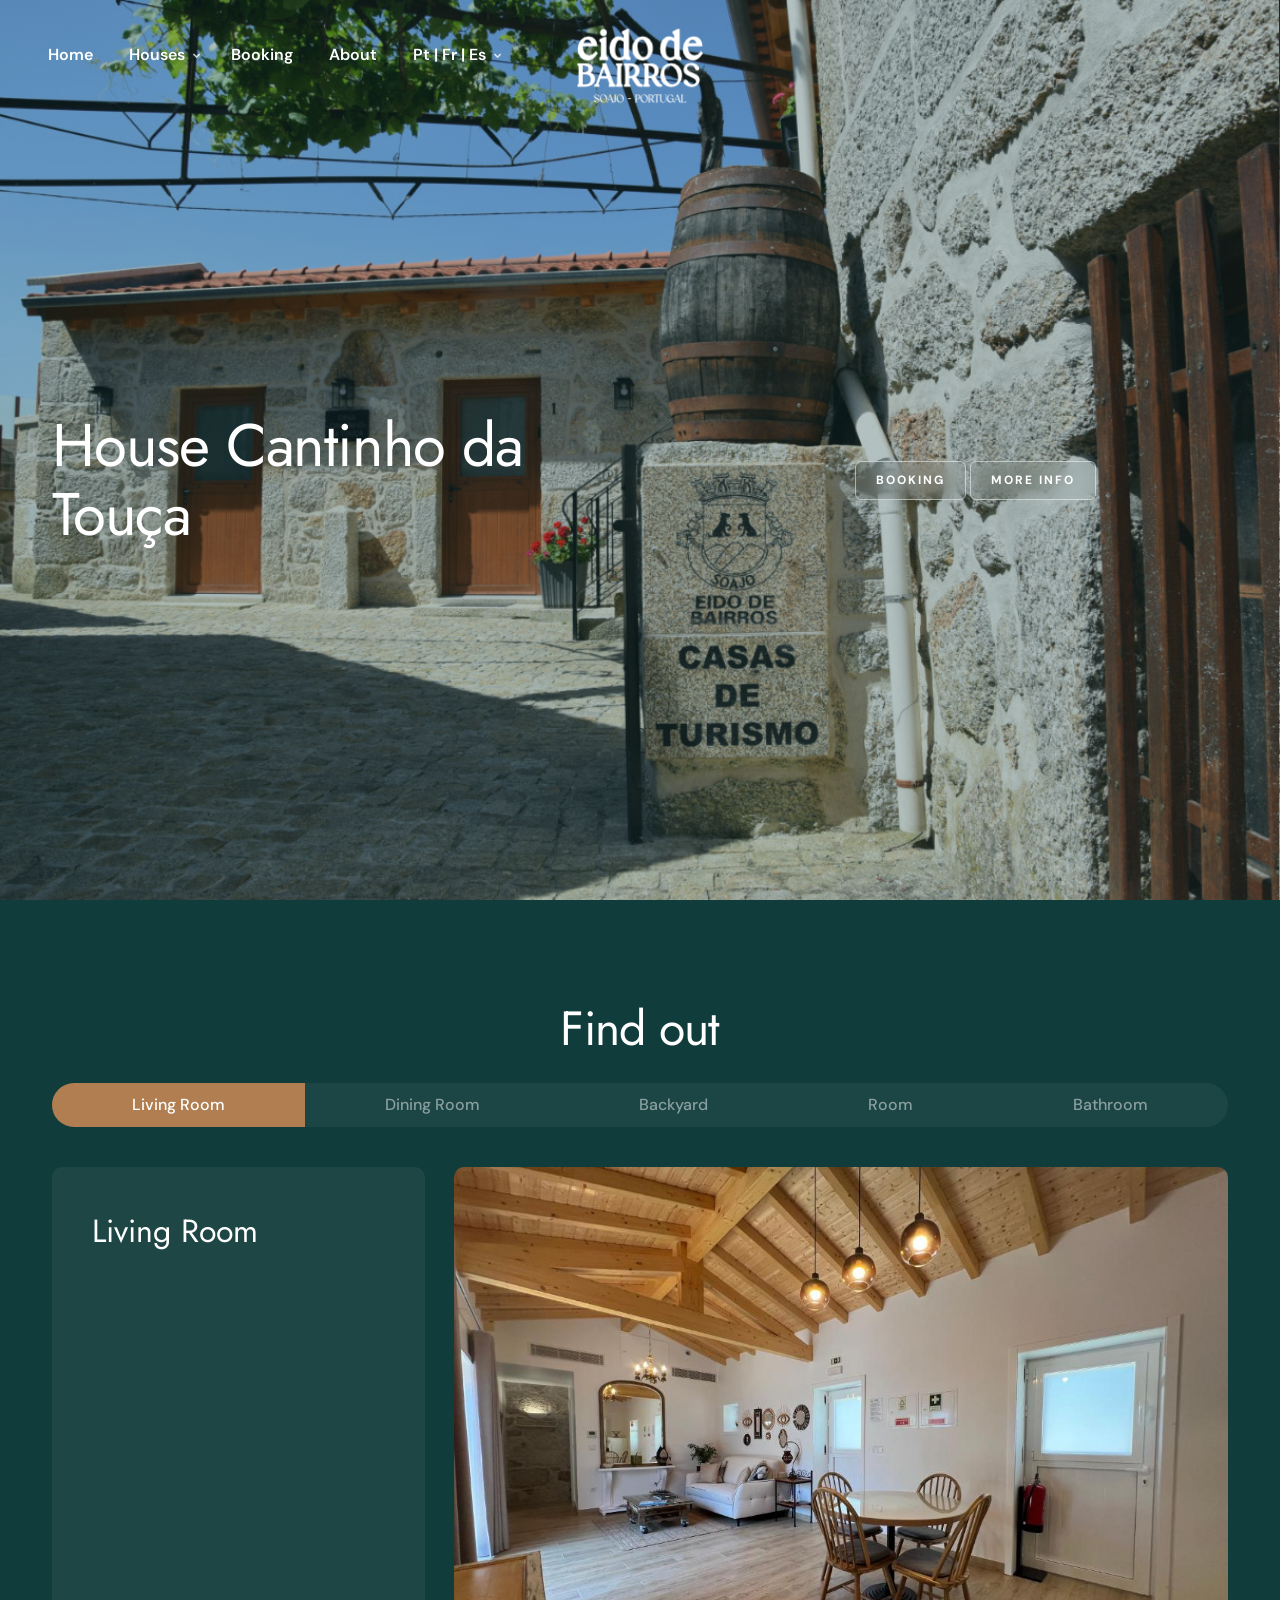
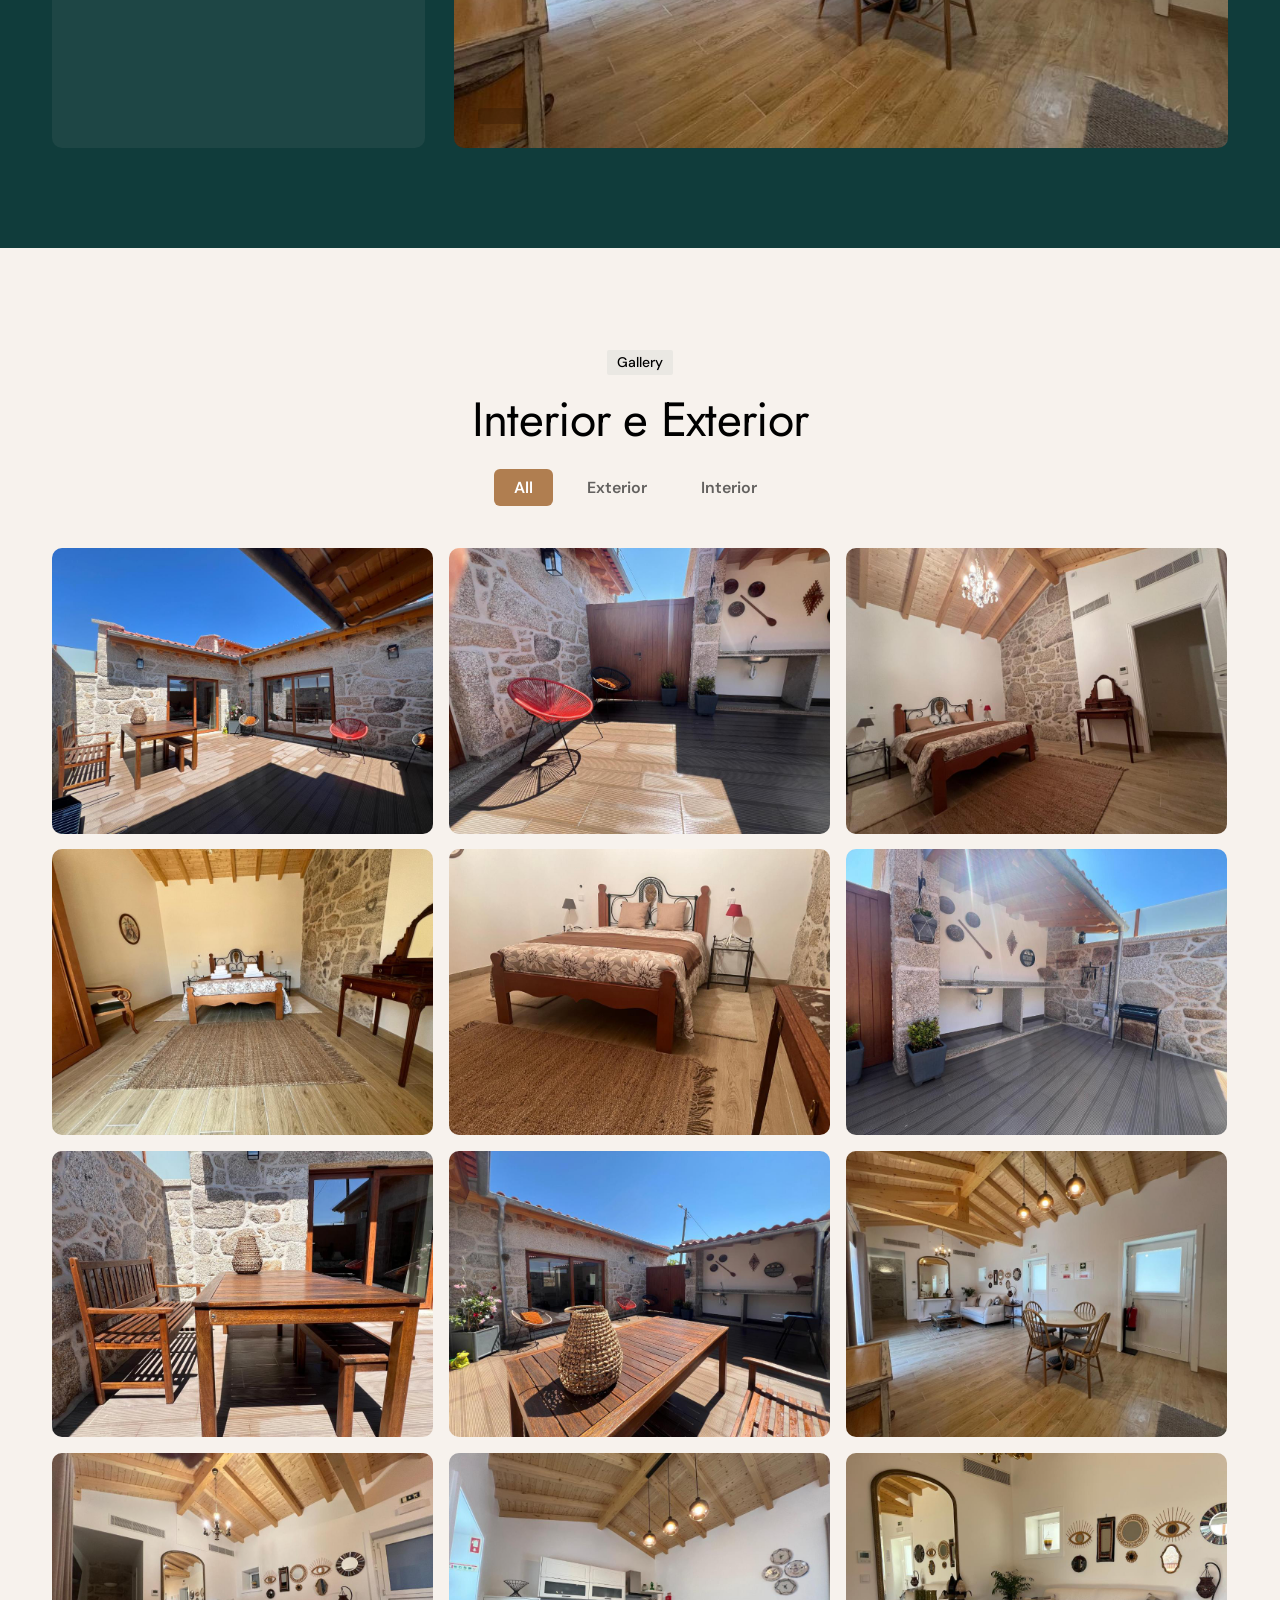
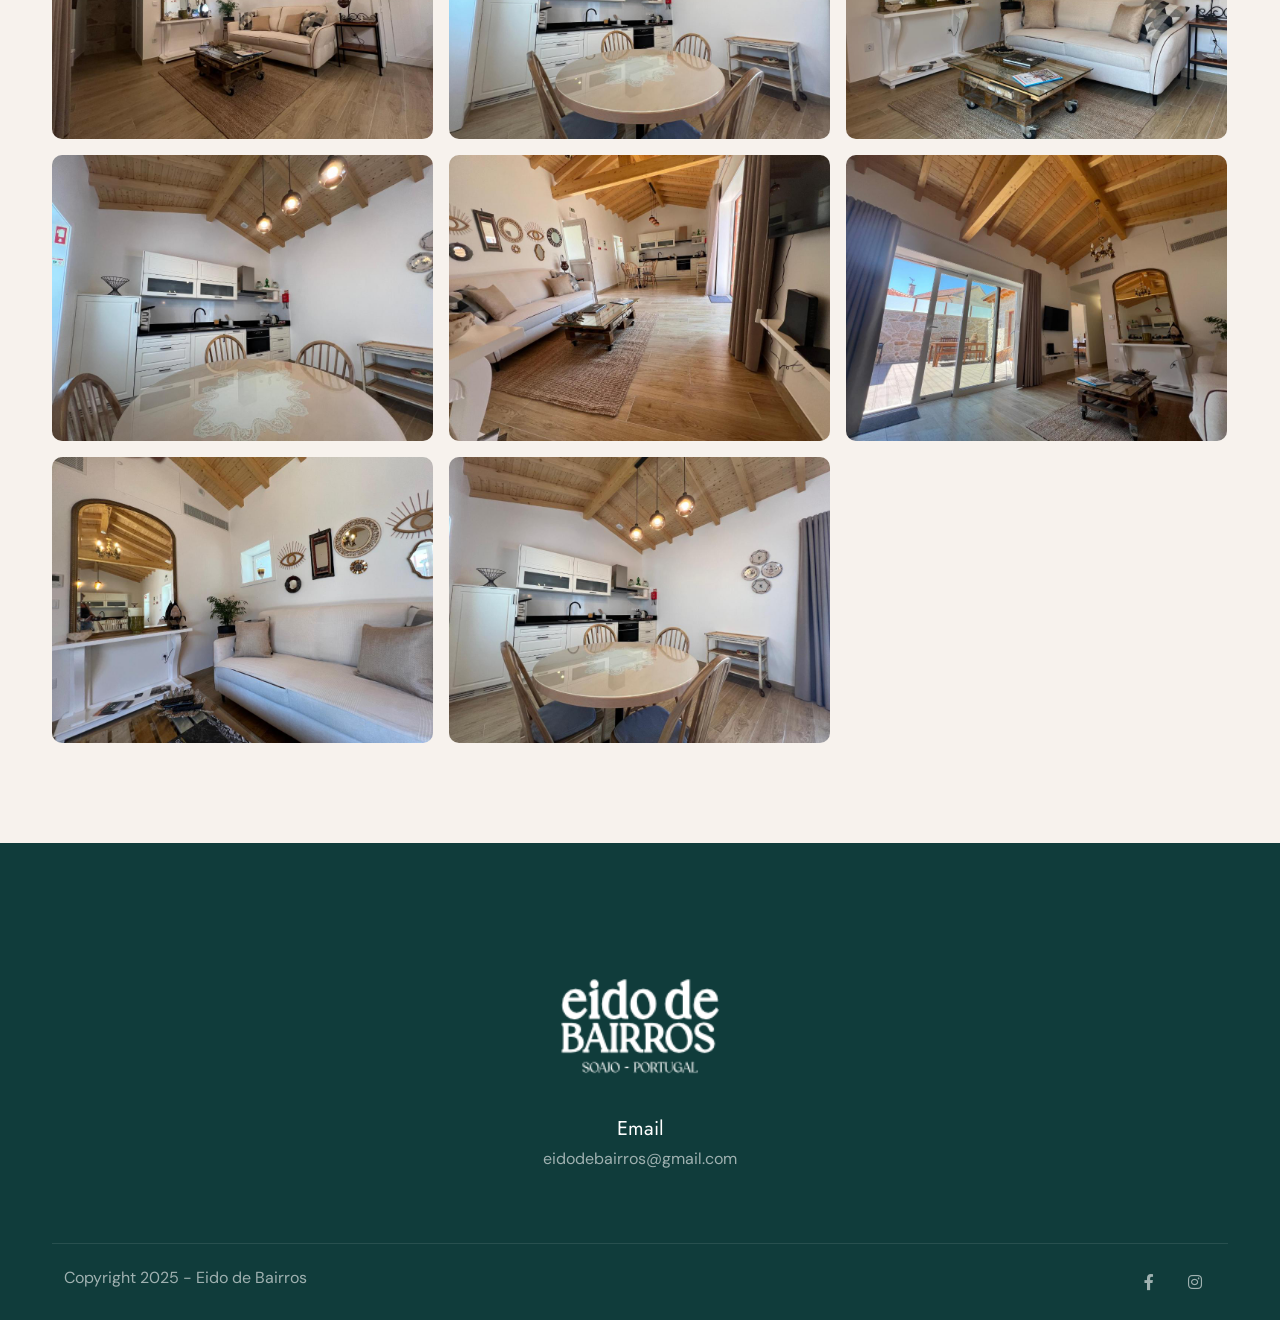
<file: cantinhodatouca-en.html>
<!DOCTYPE html> 
<html lang="zxx"> 
    <head>
        <title>Eido de Bairros</title>
        <link rel="icon" href="images/icon.webp" type="image/gif" sizes="16x16"/>
        <meta content="text/html;charset=utf-8" http-equiv="Content-Type"/>
        <meta content="width=device-width, initial-scale=1.0" name="viewport"/>
        <meta content="Eido de Bairros" name="Turismo Rural, Soajo, Parque Nacional Peneda Gerês, Lagoas, Natureza, Férias em familia"/>
        <meta content="" name="keywords"/>
        <meta content="" name="author"/>
        <!-- CSS Files
    ================================================== -->
        <link href="css/bootstrap.min.css" rel="stylesheet" type="text/css" id="bootstrap"/>
        <link href="css/plugins.css" rel="stylesheet" type="text/css"/>
        <link href="css/swiper.css" rel="stylesheet" type="text/css"/>
        <link href="css/style.css" rel="stylesheet" type="text/css"/>
        <link href="css/coloring.css" rel="stylesheet" type="text/css"/>
        <!-- custom-css -->
        <link href="css/swiper-custom-1.css" rel="stylesheet" type="text/css"/>
        <!-- color scheme -->
        <link id="colors" href="css/colors/scheme-01.css" rel="stylesheet" type="text/css"/>
    </head>     
    <body> 
        <div id="wrapper"> 
            <div class="float-text show-on-scroll"> <span><a href="#">Scroll to top</a></span> 
            </div>             
            <div class="scrollbar-v show-on-scroll"></div>             
            <!-- page preloader begin -->             
            <div id="de-loader"></div>             
            <!-- page preloader close -->             
            <header class="transparent logo-center">
                <div class="container-fluid px-lg-5 px-3">
                    <div class="row">
                        <div class="col-lg-12">
                            <div class="de-flex">
                            <div class="col-start">
                                <ul id="mainmenu">
                                    <li><a class="menu-item" href="index.html">Home</a></li>
                                     <li><a class="menu-item" href="#">Houses</a>
                                        <ul class="mega px-lg-5">
                                            <li>
                                                <div class="container-fluid">
                                                    <div class="sb-menu p-4">
                                                        <div class="row g-3">
                                                            <div class="col-lg-2 col-md-4 col-sm-6 text-center">
                                                                <div class="relative hover text-center overflow-hidden soft-shadow">
                                                                    <a class="p-0" href="cantinhodatouca-en.html">
                                                                        <img src="images/CANTINHO-TOUCA.png" class="w-100 relative hover-scale-1-1" alt="">
                                                                    </a>
                                                                </div>
                                                                <h6 class="mt-3">House Cantinho da Touça</h6>
                                                            </div>

                                                            <div class="col-lg-2 col-md-4 col-sm-6 text-center">
                                                                <div class="relative hover text-center overflow-hidden soft-shadow">
                                                                    <a class="p-0" href="vinhadatouca-en.html">
                                                                        <img src="images/VINHA-TOUCA-T1.png" class="w-100 relative hover-scale-1-1" alt="">
                                                                    </a>
                                                                </div>
                                                                <h6 class="mt-3">House Vinha da Touça</h6>
                                                            </div>

                                                            <div class="col-lg-2 col-md-4 col-sm-6 text-center">
                                                                <div class="relative hover text-center overflow-hidden soft-shadow">
                                                                    <a class="p-0" href="vinhadatouca1-en.html">
                                                                        <img src="images/VINHA-TOUCA.png" class="w-100 relative hover-scale-1-1" alt="">
                                                                    </a>
                                                                </div>
                                                                <h6 class="mt-3">Vinha da Touça</h6>
                                                            </div>

                                                            
                                                        </div>
                                                    </div>
                                                </div>
                                            </li>
                                            
                                        </ul>
                                    </li>
                                    <li><a class="menu-item" href="reservar-en.html">Booking</a></li>
                                    <li><a class="menu-item" href="sobre-en.html">About</a></li>
                                    <li><a class="menu-item" href="#">Pt | Fr | Es </a>
                                        <ul>
                                           <li><a class="menu-item" href="cantinhodatouca.html">Português</a></li>
                                        <li><a class="menu-item" href="#">Français</a></li>
                                        <li><a class="menu-item" href="#">Español</a></li>
                                        </ul>
                                    </li>
                                </ul>
                                
                            </div>
                            <div class="col-center">
                                <a href="index-en.html"><img src="images/LOGOTIPO-EIDOBAIRROS.png" alt="" ></a>
                            </div>
                            <div class="col-end">
                                 <div class="menu_side_area">          
                                    
                                    <span id="menu-btn"></span>
                                </div>
                                

                            </div>
                            
                        </div>
                        </div>
                    </div>
                </div>
            </header>
            <section id="section-hero" class="text-light no-top no-bottom relative overflow-hidden z-1000">
                <div class="abs w-100 abs-centered z-2">
                    <div class="container">
                        <div class="spacer-double"></div>
                        <div class="row g-4 align-items-center justify-content-between">
                            <div class="col-md-5">
                                <h1 class="mb-0">House Cantinho da Touça</h1>
                            </div>
                            <div class="col-lg-4">
                                <h4 class="fw-400"> </h4>
                                <a class="btn-main btn-line bg-blur fx-slide" href="https://www.booking.com/hotel/pt/eido-de-bairros-cantinho-da-touca-1.pt-pt.html" target="_blank"><span>Booking</span></a>&nbsp;<a class="btn-main btn-line bg-blur fx-slide" href="#section-rooms"><span>More Info</span></a>
                            </div>
                        </div>
                    </div>
                </div>
                <div class="vertical-center">
                    <div class="swiper">
                        <!-- Additional required wrapper -->
                        <div class="swiper-wrapper">
                            <!-- Slides -->                             
                            <div class="swiper-slide"> 
                                <div class="swiper-inner" data-bgimage="url(images/POSTAL-24.jpg)"> 
                                    <div class="sw-overlay op-4"></div>                                     
                                </div>                                 
                            </div>                             
                            <!-- Slides -->                             
                            <div class="swiper-slide"> 
                                <div class="swiper-inner" data-bgimage="url(images/POSTAL-06.jpg)"> 
                                    <div class="sw-overlay op-4"></div>                                     
                                </div>                                 
                            </div>
                        </div>
                    </div>
                </div>
            </section>             
                    
            <section id="section-rooms" class="bg-dark section-dark text-light"> 
                <div class="container"> 
                    <div class="row g-4 gx-5 justify-content-center"> 
                        <div class="col-lg-6 text-center"> 
                            <h2 class="wow fadeInUp" data-wow-delay=".2s">Find out</h2> 
                        </div>                         
                    </div>                     
                    <div class="row g-4 gx-5 justify-content-center wow fadeInUp"> 
                        <div class="col-lg-12"> 
                            <div class="de-tab pill"> 
                                <ul class="d-tab-nav mb-4"> 
                                    <li class="active-tab">Living Room</li>                                     
                                    <li>Dining Room</li>                                     
                                    <li>Backyard</li>                                     
                                    <li>Room</li>                                     
                                    <li>Bathroom</li>                                     
                                </ul>                                 
                                <ul class="d-tab-content pt-3"> 
                                    <li> 
                                        <div class="row g-4 justify-content-between"> 
                                            <div class="col-lg-4"> 
                                                <div class="relative bg-dark-2 rounded-1 h-100"> 
                                                    <h3 class="fs-32 mb-4 p-40">Living Room</h3> 
                                                    <div class="abs p-sm-relative bottom-0 p-40 start-0 w-100"> 
                                                        <p class="mb-0"></p> 
                                                    </div>                                                     
                                                </div>                                                 
                                            </div>                                             
                                            <div class="col-lg-8"> 
                                                <div class="relative"> 
                                                    <div class="bg-blur abs p-2 bottom-0 rounded-2 px-4 m-4 text-white"> 
                                                        <h4 class="mb-0"></h4> 
                                                    </div>                                                     
                                                    <img src="images/_ct/ct-s1.jpg" class="w-100 rounded-1" alt=""/> 
                                                </div>                                                 
                                            </div>                                             
                                        </div>                                         
                                    </li>                                     
                                    <li> 
                                        <div class="row g-4 justify-content-between"> 
                                            <div class="col-lg-4"> 
                                                <div class="relative bg-dark-2 rounded-1 h-100"> 
                                                    <h3 class="fs-32 mb-4 p-40">Dining Room</h3> 
                                                    <div class="abs p-sm-relative bottom-0 p-40 start-0 w-100"> 
                                                        <p class="mb-0"></p> 
                                                    </div>                                                     
                                                </div>                                                 
                                            </div>                                             
                                            <div class="col-lg-8"> 
                                                <div class="relative"> 
                                                    <div class="bg-blur abs p-2 bottom-0 rounded-2 px-4 m-4 text-white"> 
                                                        <h4 class="mb-0"></h4> 
                                                    </div>                                                     
                                                    <img src="images/_ct/ct-s3.jpg" class="w-100 rounded-1" alt=""/> 
                                                </div>                                                 
                                            </div>                                             
                                        </div>                                         
                                    </li>                                     
                                    <li> 
                                        <div class="row g-4 justify-content-between"> 
                                            <div class="col-lg-4"> 
                                                <div class="relative bg-dark-2 rounded-1 h-100"> 
                                                    <h3 class="fs-32 mb-4 p-40">Backyard</h3> 
                                                    <div class="abs p-sm-relative bottom-0 p-40 start-0 w-100"> 
                                                        <p class="mb-0"></p> 
                                                    </div>                                                     
                                                </div>                                                 
                                            </div>                                             
                                            <div class="col-lg-8"> 
                                                <div class="relative"> 
                                                    <div class="bg-blur abs p-2 bottom-0 rounded-2 px-4 m-4 text-white"> 
                                                        <h4 class="mb-0"> </h4> 
                                                    </div>                                                     
                                                    <img src="images/_ct/ct-p1.jpg" class="w-100 rounded-1" alt=""/> 
                                                </div>                                                 
                                            </div>                                             
                                        </div>                                         
                                    </li>                                     
                                    <li> 
                                        <div class="row g-4 justify-content-between"> 
                                            <div class="col-lg-4"> 
                                                <div class="relative bg-dark-2 rounded-1 h-100"> 
                                                    <h3 class="fs-32 mb-4 p-40">Room</h3> 
                                                    <div class="abs p-sm-relative bottom-0 p-40 start-0 w-100"> 
                                                        <p class="mb-0"></p> 
                                                    </div>                                                     
                                                </div>                                                 
                                            </div>                                             
                                            <div class="col-lg-8"> 
                                                <div class="relative"> 
                                                    <div class="bg-blur abs p-2 bottom-0 rounded-2 px-4 m-4 text-white"> 
                                                        <h4 class="mb-0"></h4> 
                                                    </div>                                                     
                                                    <img src="images/_ct/ct-q1.jpg" class="w-100 rounded-1" alt=""/> 
                                                </div>                                                 
                                            </div>                                             
                                        </div>                                         
                                    </li>                                     
                                    <li> 
                                        <div class="row g-4 justify-content-between"> 
                                            <div class="col-lg-4"> 
                                                <div class="relative bg-dark-2 rounded-1 h-100"> 
                                                    <h3 class="fs-32 mb-4 p-40">Bathroom</h3> 
                                                    <div class="abs p-sm-relative bottom-0 p-40 start-0 w-100"> 
                                                        <p class="mb-0"></p> 
                                                    </div>                                                     
                                                </div>                                                 
                                            </div>                                             
                                            <div class="col-lg-8"> 
                                                <div class="relative"> 
                                                    <div class="bg-blur abs p-2 bottom-0 rounded-2 px-4 m-4 text-white"> 
                                                        <h4 class="mb-0"></h4> 
                                                    </div>                                                     
                                                    <img src="images/_ct/ct-wc1.jpg" class="w-100 rounded-1" alt=""/> 
                                                </div>                                                 
                                            </div>                                             
                                        </div>                                         
                                    </li>                                     
                                </ul>                                 
                            </div>                             
                        </div>                         
                    </div>                     
                </div>                 
            </section>             
            <section id="section-gallery" class="bg-color-op-1"> 
                <div class="container"> 
                    <div class="row g-4 gx-5 justify-content-center"> 
                        <div class="col-lg-6 text-center"> 
                            <div class="subtitle s2 mb-3 wow fadeInUp" data-wow-delay=".0s">Gallery</div>                             
                            <h2 class="wow fadeInUp" data-wow-delay=".2s">Interior e Exterior</h2> 
                        </div>                         
                    </div>                     
                    <div class="row"> 
                        <div class="col-md-12 text-center"> 
                            <ul id="filters" class="wow fadeInUp" data-wow-delay="0s"> 
                                <li>
                                    <a href="#" data-filter="*" class="selected">All</a>
                                </li>                                 
                                <li>
                                    <a href="#" data-filter=".exterior">Exterior</a>
                                </li>                                 
                                <li>
                                    <a href="#" data-filter=".interior">Interior</a>
                                </li>                                 
                            </ul>                             
                        </div>                         
                    </div>                     
                    <div id="gallery" class="row g-3 wow fadeInUp" data-wow-delay=".3s"> 
                        <div class="col-md-4 col-sm-6 col-12 item exterior"> <a href="images/_ct/ct-p1.jpg" class="image-popup d-block hover"> <div class="relative overflow-hidden rounded-1"> 
                                    <div class="absolute start-0 w-100 hover-op-1 p-5 abs-middle z-2 text-center text-white z-3"> 
                                        See
</div>                                     
                                    <div class="absolute start-0 w-100 h-100 overlay-dark-7 hover-op-1 z-2"></div>                                     
                                    <img src="images/_ct/ct-p1.jpg" class="w-100 hover-scale-1-2" alt=""/> 
                                </div> </a> 
                        </div>                         
                        <div class="col-md-4 col-sm-6 col-12 item exterior"> <a href="images/_ct/ct-p2.jpg" class="image-popup d-block hover"> <div class="relative overflow-hidden rounded-1"> 
                                    <div class="absolute start-0 w-100 hover-op-1 p-5 abs-middle z-2 text-center text-white z-3"> 
                                        See
</div>                                     
                                    <div class="absolute start-0 w-100 h-100 overlay-dark-7 hover-op-1 z-2"></div>                                     
                                    <img src="images/_ct/ct-p2.jpg" class="w-100 hover-scale-1-2" alt=""/> 
                                </div> </a> 
                        </div>                         
                        <div class="col-md-4 col-sm-6 col-12 item interior"> <a href="images/_ct/ct-q1.jpg" class="image-popup d-block hover"> <div class="relative overflow-hidden rounded-1"> 
                                    <div class="absolute start-0 w-100 hover-op-1 p-5 abs-middle z-2 text-center text-white z-3"> 
                                        See
</div>                                     
                                    <div class="absolute start-0 w-100 h-100 overlay-dark-7 hover-op-1 z-2"></div>                                     
                                    <img src="images/_ct/ct-q1.jpg" class="w-100 hover-scale-1-2" alt=""/> 
                                </div> </a> 
                        </div>                         
                        <div class="col-md-4 col-sm-6 col-12 item interior"> <a href="images/_ct/ct-q2.jpg" class="image-popup d-block hover"> <div class="relative overflow-hidden rounded-1"> 
                                    <div class="absolute start-0 w-100 hover-op-1 p-5 abs-middle z-2 text-center text-white z-3"> 
                                        See
</div>                                     
                                    <div class="absolute start-0 w-100 h-100 overlay-dark-7 hover-op-1 z-2"></div>                                     
                                    <img src="images/_ct/ct-q2.jpg" class="w-100 hover-scale-1-2" alt=""/> 
                                </div> </a> 
                        </div>                         
                        <div class="col-md-4 col-sm-6 col-12 item interior"> <a href="images/_ct/ct-q3.jpg" class="image-popup d-block hover"> <div class="relative overflow-hidden rounded-1"> 
                                    <div class="absolute start-0 w-100 hover-op-1 p-5 abs-middle z-2 text-center text-white z-3"> 
                                        See
</div>                                     
                                    <div class="absolute start-0 w-100 h-100 overlay-dark-7 hover-op-1 z-2"></div>                                     
                                    <img src="images/_ct/ct-q3.jpg" class="w-100 hover-scale-1-2" alt=""/> 
                                </div> </a> 
                        </div>                         
                        <div class="col-md-4 col-sm-6 col-12 item exterior"> <a href="images/_ct/ct-p3.jpg" class="image-popup d-block hover"> <div class="relative overflow-hidden rounded-1"> 
                                    <div class="absolute start-0 w-100 hover-op-1 p-5 abs-middle z-2 text-center text-white z-3"> 
                                        See
</div>                                     
                                    <div class="absolute start-0 w-100 h-100 overlay-dark-7 hover-op-1 z-2"></div>                                     
                                    <img src="images/_ct/ct-p3.jpg" class="w-100 hover-scale-1-2" alt=""/> 
                                </div> </a> 
                        </div>                         
                        <div class="col-md-4 col-sm-6 col-12 item exterior"> <a href="images/_ct/ct-p4.jpg" class="image-popup d-block hover"> <div class="relative overflow-hidden rounded-1"> 
                                    <div class="absolute start-0 w-100 hover-op-1 p-5 abs-middle z-2 text-center text-white z-3"> 
                                        See
</div>                                     
                                    <div class="absolute start-0 w-100 h-100 overlay-dark-7 hover-op-1 z-2"></div>                                     
                                    <img src="images/_ct/ct-p4.jpg" class="w-100 hover-scale-1-2" alt=""/> 
                                </div> </a> 
                        </div>                         
                        <div class="col-md-4 col-sm-6 col-12 item exterior"> <a href="images/_ct/ct-p5.jpg" class="image-popup d-block hover"> <div class="relative overflow-hidden rounded-1"> 
                                    <div class="absolute start-0 w-100 hover-op-1 p-5 abs-middle z-2 text-center text-white z-3"> 
                                        See
</div>                                     
                                    <div class="absolute start-0 w-100 h-100 overlay-dark-7 hover-op-1 z-2"></div>                                     
                                    <img src="images/_ct/ct-p5.jpg" class="w-100 hover-scale-1-2" alt=""/> 
                                </div> </a> 
                        </div>                         
                        <div class="col-md-4 col-sm-6 col-12 item interior"> <a href="images/_ct/ct-s1.jpg" class="image-popup d-block hover"> <div class="relative overflow-hidden rounded-1"> 
                                    <div class="absolute start-0 w-100 hover-op-1 p-5 abs-middle z-2 text-center text-white z-3"> 
                                        See
</div>                                     
                                    <div class="absolute start-0 w-100 h-100 overlay-dark-7 hover-op-1 z-2"></div>                                     
                                    <img src="images/_ct/ct-s1.jpg" class="w-100 hover-scale-1-2" alt=""/> 
                                </div> </a> 
                        </div>                         
                        <div class="col-md-4 col-sm-6 col-12 item interior"> <a href="images/_ct/ct-s2.jpg" class="image-popup d-block hover"> <div class="relative overflow-hidden rounded-1"> 
                                    <div class="absolute start-0 w-100 hover-op-1 p-5 abs-middle z-2 text-center text-white z-3"> 
                                        See
</div>                                     
                                    <div class="absolute start-0 w-100 h-100 overlay-dark-7 hover-op-1 z-2"></div>                                     
                                    <img src="images/_ct/ct-s2.jpg" class="w-100 hover-scale-1-2" alt=""/> 
                                </div> </a> 
                        </div>                         
                        <div class="col-md-4 col-sm-6 col-12 item interior"> <a href="images/_ct/ct-s3.jpg" class="image-popup d-block hover"> <div class="relative overflow-hidden rounded-1"> 
                                    <div class="absolute start-0 w-100 hover-op-1 p-5 abs-middle z-2 text-center text-white z-3"> 
                                        See
</div>                                     
                                    <div class="absolute start-0 w-100 h-100 overlay-dark-7 hover-op-1 z-2"></div>                                     
                                    <img src="images/_ct/ct-s3.jpg" class="w-100 hover-scale-1-2" alt=""/> 
                                </div> </a> 
                        </div>                         
                        <div class="col-md-4 col-sm-6 col-12 item interior"> <a href="images/_ct/ct-s4.jpg" class="image-popup d-block hover"> <div class="relative overflow-hidden rounded-1"> 
                                    <div class="absolute start-0 w-100 hover-op-1 p-5 abs-middle z-2 text-center text-white z-3"> 
                                        See
</div>                                     
                                    <div class="absolute start-0 w-100 h-100 overlay-dark-7 hover-op-1 z-2"></div>                                     
                                    <img src="images/_ct/ct-s4.jpg" class="w-100 hover-scale-1-2" alt=""/> 
                                </div> </a> 
                        </div>
                        <div class="col-md-4 col-sm-6 col-12 item interior"> <a href="images/_ct/ct-s5.jpg" class="image-popup d-block hover"> <div class="relative overflow-hidden rounded-1"> 
                                    <div class="absolute start-0 w-100 hover-op-1 p-5 abs-middle z-2 text-center text-white z-3"> 
                                        See
</div>                                     
                                    <div class="absolute start-0 w-100 h-100 overlay-dark-7 hover-op-1 z-2"></div>                                     
                                    <img src="images/_ct/ct-s5.jpg" class="w-100 hover-scale-1-2" alt=""/> 
                                </div> </a> 
                        </div>                         
                        <div class="col-md-4 col-sm-6 col-12 item interior"> <a href="images/_ct/ct-s6.jpg" class="image-popup d-block hover"> <div class="relative overflow-hidden rounded-1"> 
                                    <div class="absolute start-0 w-100 hover-op-1 p-5 abs-middle z-2 text-center text-white z-3"> 
                                        See
</div>                                     
                                    <div class="absolute start-0 w-100 h-100 overlay-dark-7 hover-op-1 z-2"></div>                                     
                                    <img src="images/_ct/ct-s6.jpg" class="w-100 hover-scale-1-2" alt=""/> 
                                </div> </a> 
                        </div>                         
                        <div class="col-md-4 col-sm-6 col-12 item interior"> <a href="images/_ct/ct-s7.jpg" class="image-popup d-block hover"> <div class="relative overflow-hidden rounded-1"> 
                                    <div class="absolute start-0 w-100 hover-op-1 p-5 abs-middle z-2 text-center text-white z-3"> 
                                        See
</div>                                     
                                    <div class="absolute start-0 w-100 h-100 overlay-dark-7 hover-op-1 z-2"></div>                                     
                                    <img src="images/_ct/ct-s7.jpg" class="w-100 hover-scale-1-2" alt=""/> 
                                </div> </a> 
                        </div>                         
                        <div class="col-md-4 col-sm-6 col-12 item interior"> <a href="images/_ct/ct-s8.jpg" class="image-popup d-block hover"> <div class="relative overflow-hidden rounded-1"> 
                                    <div class="absolute start-0 w-100 hover-op-1 p-5 abs-middle z-2 text-center text-white z-3"> 
                                        See
</div>                                     
                                    <div class="absolute start-0 w-100 h-100 overlay-dark-7 hover-op-1 z-2"></div>                                     
                                    <img src="images/_ct/ct-s8.jpg" class="w-100 hover-scale-1-2" alt=""/> 
                                </div> </a> 
                        </div>                         
                        <div class="col-md-4 col-sm-6 col-12 item interior"> <a href="images/_ct/ct-s9.jpg" class="image-popup d-block hover"> <div class="relative overflow-hidden rounded-1"> 
                                    <div class="absolute start-0 w-100 hover-op-1 p-5 abs-middle z-2 text-center text-white z-3"> 
                                        See
</div>                                     
                                    <div class="absolute start-0 w-100 h-100 overlay-dark-7 hover-op-1 z-2"></div>                                     
                                    <img src="images/_ct/ct-s9.jpg" class="w-100 hover-scale-1-2" alt=""/> 
                                </div> </a> 
                        </div>                         
                    </div>                     
                </div>                 
            </section>             
        </div>         
        <!-- footer begin -->
        <footer class="section-dark">
            <div class="container">
                <div class="row gx-5 justify-content-center">
                    <div class="col-lg-8">
                        <div class="text-center">
                            <img src="images/LOGOTIPO-EIDOBAIRROS.png" class="w-200px" alt=""/>
                            <div class="spacer-single"></div>
                            <div class="fs-16">
                                <h4 class="mb-0">Email </h4>
                                <p>eidodebairros@gmail.com</p>
                            </div>
                        </div>
                    </div>                     
                </div>
                <div class="subfooter">
                    <div class="container">
                        <div class="row">
                            <div class="col-md-6">
                                Copyright 2025 - Eido de Bairros
</div>
                            <div class="col-md-6 text-md-end">
                                <div class="social-icons mb-sm-30 text-center">
                                    <a href="https://www.facebook.com/profile.php?id=61564070338830" target="_blank"><i class="fa-brands fa-facebook-f"></i></a>
                                    <a href="https://www.instagram.com/eidodebairros_soajo/" target="_blank"><i class="fa-brands fa-instagram"></i></a>
                                </div>
                            </div>
                        </div>
                    </div>
                </div>
            </div>
        </footer>
        <!-- footer end -->         
        <!-- Javascript Files
    ================================================== -->         
        <script src="js/vendors.js"></script>         
        <script src="js/designesia.js"></script>         
        <script src="js/validation-booking.js"></script>         
        <script src="js/swiper.js"></script>         
        <script src="js/custom-swiper-2.js"></script>         
        <!-- datepicker begin -->         
        <script>
        $(function () {
          $("#date").datepicker({ 
                autoclose: true, 
                todayHighlight: true
          }).datepicker('update', new Date());
        });

    </script>         
        <!-- datepicker close -->         
    </body>     
</html>
</file>
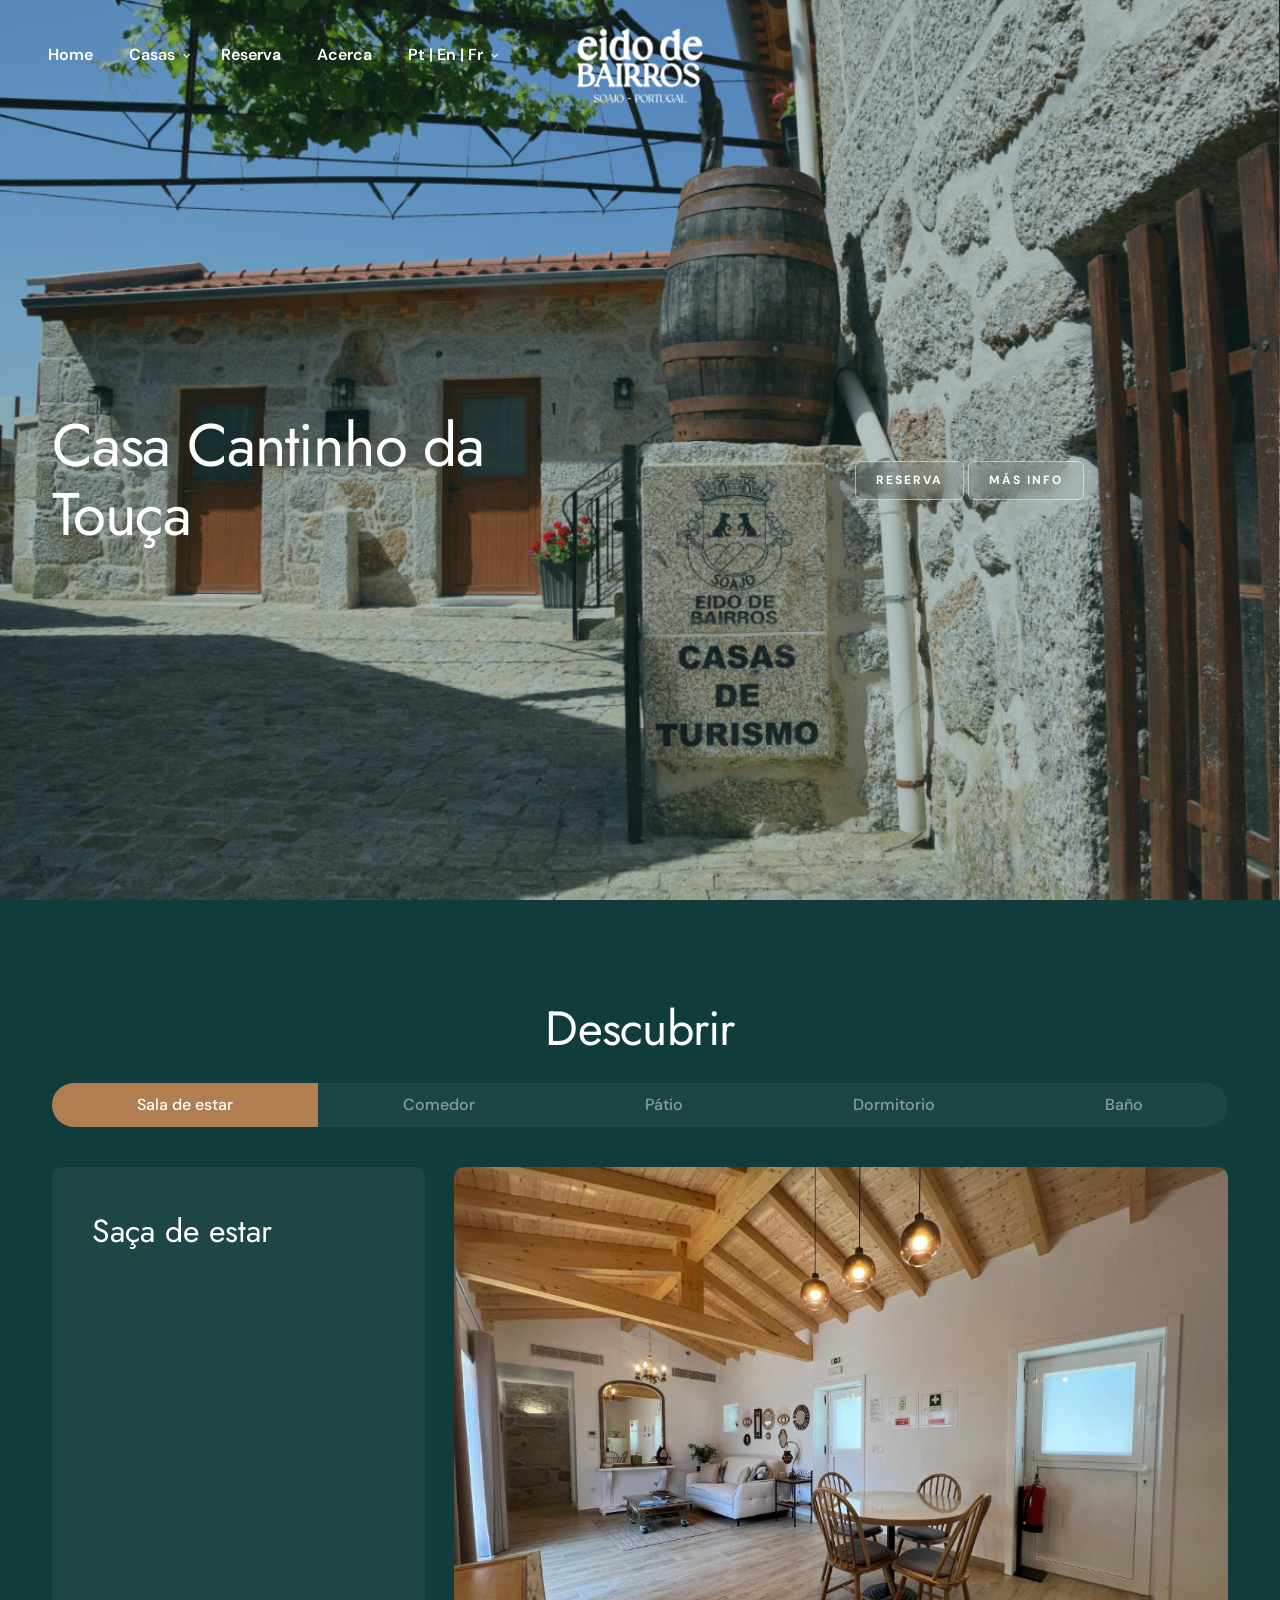
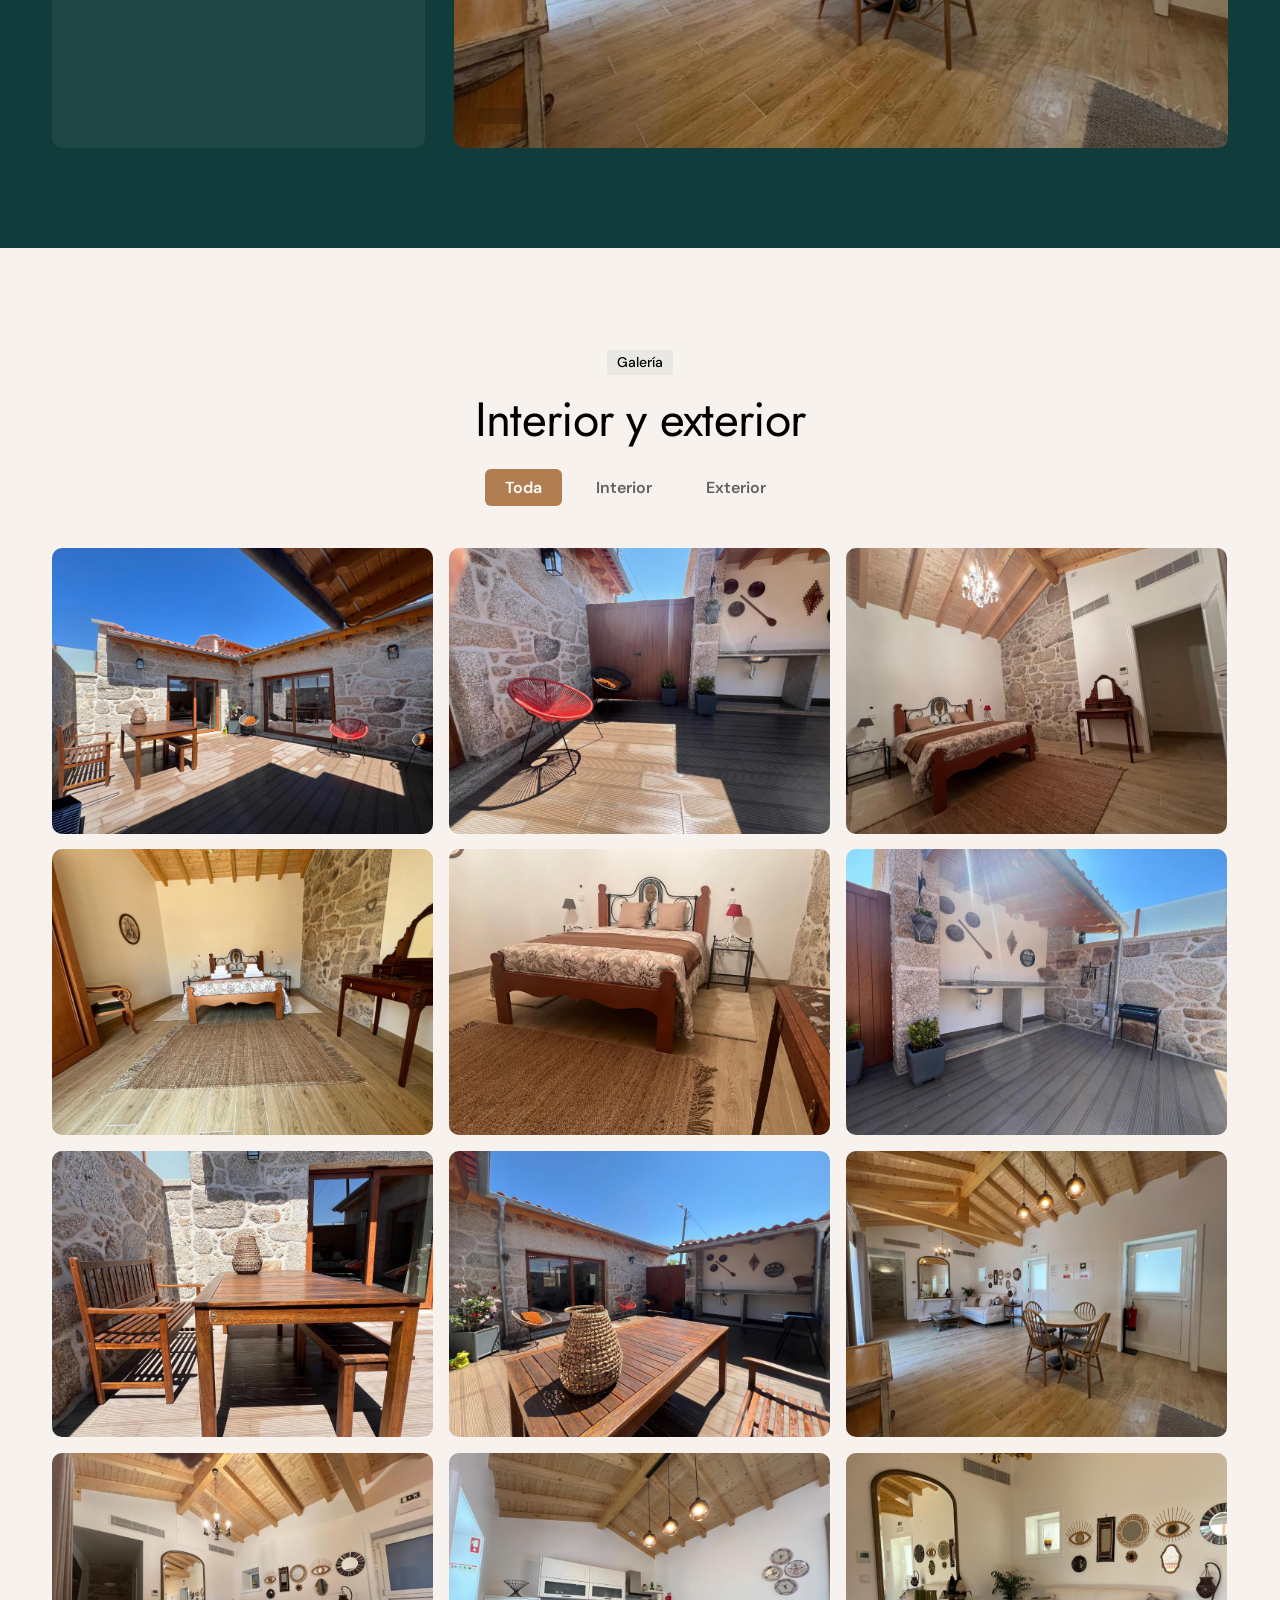
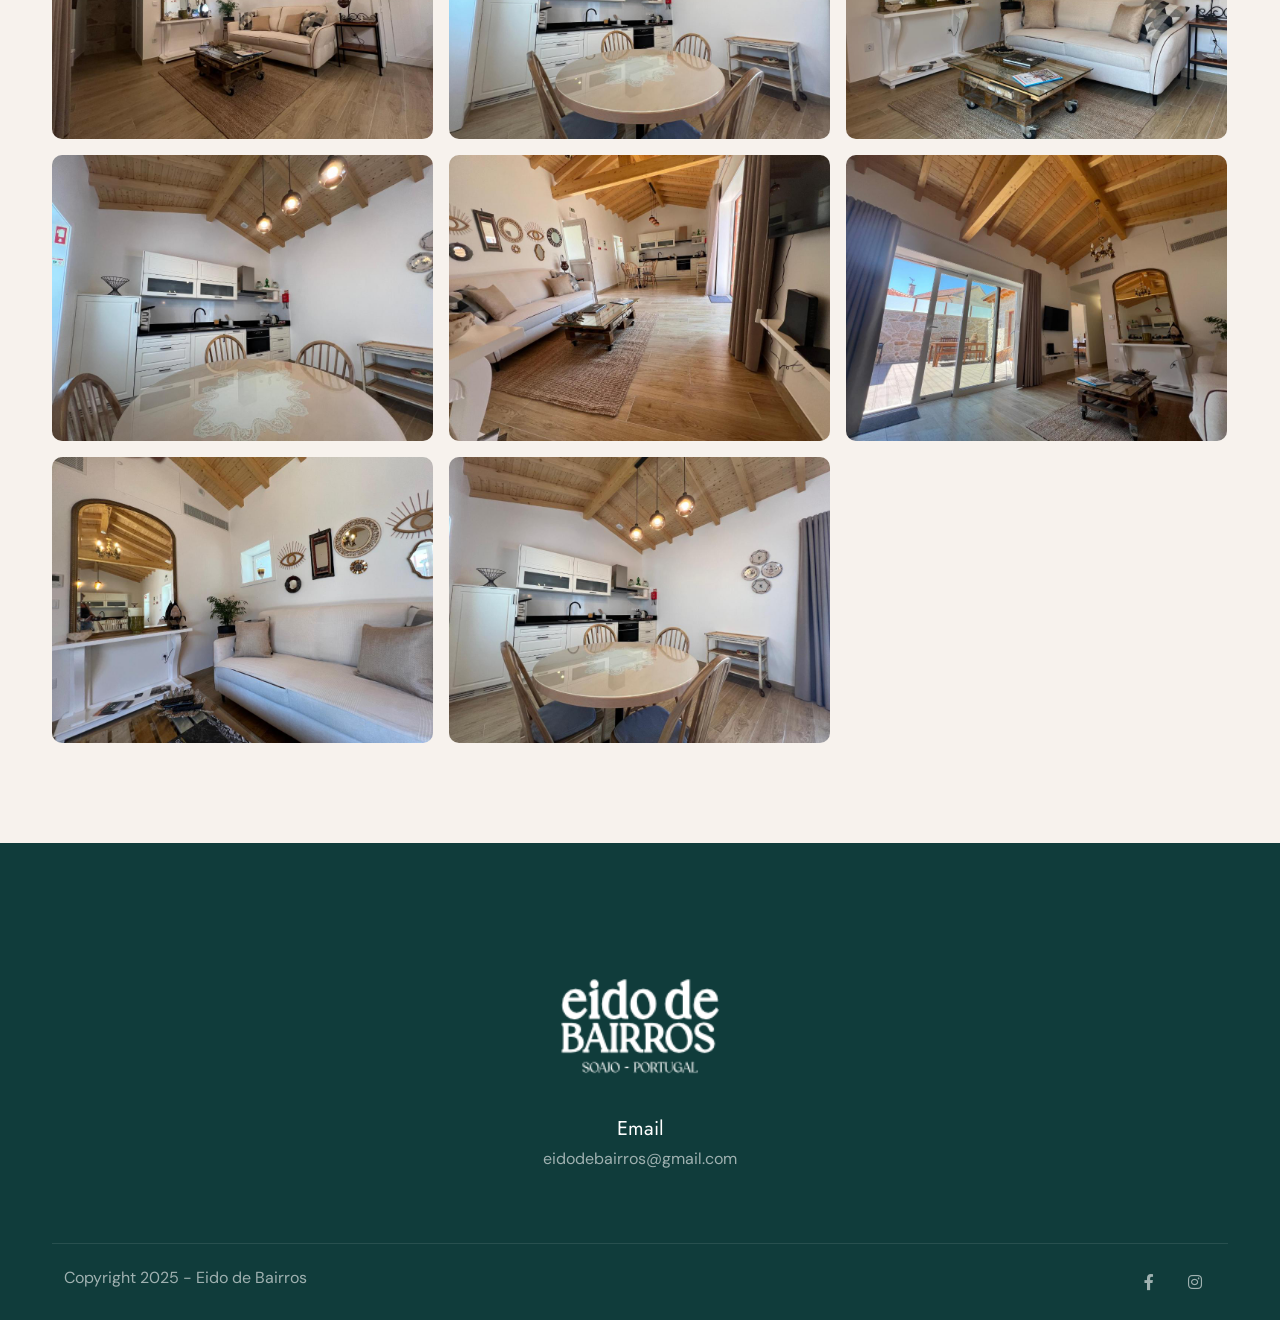
<file: cantinhodatouca-es.html>
<!DOCTYPE html> 
<html lang="fr"> 
    <head>
        <title>Eido de Bairros</title>
        <link rel="icon" href="images/icon.webp" type="image/gif" sizes="16x16"/>
        <meta content="text/html;charset=utf-8" http-equiv="Content-Type"/>
        <meta content="width=device-width, initial-scale=1.0" name="viewport"/>
        <meta content="Eido de Bairros" name="Turismo Rural, Soajo, Parque Nacional Peneda Gerês, Lagoas, Natureza, Férias em familia"/>
        <meta content="" name="keywords"/>
        <meta content="" name="author"/>
        <!-- CSS Files
    ================================================== -->
        <link href="css/bootstrap.min.css" rel="stylesheet" type="text/css" id="bootstrap"/>
        <link href="css/plugins.css" rel="stylesheet" type="text/css"/>
        <link href="css/swiper.css" rel="stylesheet" type="text/css"/>
        <link href="css/style.css" rel="stylesheet" type="text/css"/>
        <link href="css/coloring.css" rel="stylesheet" type="text/css"/>
        <!-- custom-css -->
        <link href="css/swiper-custom-1.css" rel="stylesheet" type="text/css"/>
        <!-- color scheme -->
        <link id="colors" href="css/colors/scheme-01.css" rel="stylesheet" type="text/css"/>
    </head>     
    <body> 
        <div id="wrapper"> 
            <div class="float-text show-on-scroll"> <span><a href="#">Scroll to top</a></span> 
            </div>             
            <div class="scrollbar-v show-on-scroll"></div>             
            <!-- page preloader begin -->             
            <div id="de-loader"></div>             
            <!-- page preloader close -->             
            <header class="transparent logo-center">
                <div class="container-fluid px-lg-5 px-3">
                    <div class="row">
                        <div class="col-lg-12">
                            <div class="de-flex">
                            <div class="col-start">
                                <ul id="mainmenu">
                                    <li><a class="menu-item" href="index-es.html">Home</a></li>
                                     <li><a class="menu-item" href="#">Casas</a>
                                        <ul class="mega px-lg-5">
                                            <li>
                                                <div class="container-fluid">
                                                    <div class="sb-menu p-4">
                                                        <div class="row g-3">
                                                            <div class="col-lg-2 col-md-4 col-sm-6 text-center">
                                                                <div class="relative hover text-center overflow-hidden soft-shadow">
                                                                    <a class="p-0" href="cantinhodatouca-es.html">
                                                                        <img src="images/CANTINHO-TOUCA.png" class="w-100 relative hover-scale-1-1" alt="">
                                                                    </a>
                                                                </div>
                                                                <h6 class="mt-3">Casa Cantinho da Touça</h6>
                                                            </div>

                                                            <div class="col-lg-2 col-md-4 col-sm-6 text-center">
                                                                <div class="relative hover text-center overflow-hidden soft-shadow">
                                                                    <a class="p-0" href="vinhadatouca-es.html">
                                                                        <img src="images/VINHA-TOUCA-T1.png" class="w-100 relative hover-scale-1-1" alt="">
                                                                    </a>
                                                                </div>
                                                                <h6 class="mt-3">Casa Vinha da Touça</h6>
                                                            </div>

                                                            <div class="col-lg-2 col-md-4 col-sm-6 text-center">
                                                                <div class="relative hover text-center overflow-hidden soft-shadow">
                                                                    <a class="p-0" href="vinhadatouca1-es.html">
                                                                        <img src="images/VINHA-TOUCA.png" class="w-100 relative hover-scale-1-1" alt="">
                                                                    </a>
                                                                </div>
                                                                <h6 class="mt-3">Vinha da Touça</h6>
                                                            </div>

                                                            
                                                        </div>
                                                    </div>
                                                </div>
                                            </li>
                                            
                                        </ul>
                                    </li>
                                    <li><a class="menu-item" href="reservar-es.html">Reserva</a></li>
                                    <li><a class="menu-item" href="sobre-es.html">Acerca</a></li>
                                    <li><a class="menu-item" href="#">Pt | En | Fr </a>
                                        <ul>
                                           <li><a class="menu-item" href="cantinhodatouca.html">Português</a></li>
                                        <li><a class="menu-item" href="cantinhodatouca-en.html">English</a></li>
                                        <li><a class="menu-item" href="cantinhodatouca-fr.html">Français</a></li>
                                        </ul>
                                    </li>
                                </ul>
                                
                            </div>
                            <div class="col-center">
                                <a href="index-es.html"><img src="images/LOGOTIPO-EIDOBAIRROS.png" alt="" ></a>
                            </div>
                            <div class="col-end">
                                 <div class="menu_side_area">          
                                    
                                    <span id="menu-btn"></span>
                                </div>
                                

                            </div>
                            
                        </div>
                        </div>
                    </div>
                </div>
            </header>
            <section id="section-hero" class="text-light no-top no-bottom relative overflow-hidden z-1000">
                <div class="abs w-100 abs-centered z-2">
                    <div class="container">
                        <div class="spacer-double"></div>
                        <div class="row g-4 align-items-center justify-content-between">
                            <div class="col-md-5">
                                <h1 class="mb-0">Casa Cantinho da Touça</h1>
                            </div>
                            <div class="col-lg-4">
                                <h4 class="fw-400"> </h4>
                                <a class="btn-main btn-line bg-blur fx-slide" href="https://www.booking.com/hotel/pt/eido-de-bairros-cantinho-da-touca-1.pt-pt.html" target="_blank"><span>Reserva</span></a>&nbsp;<a class="btn-main btn-line bg-blur fx-slide" href="#section-rooms"><span>Más Info</span></a>
                            </div>
                        </div>
                    </div>
                </div>
                <div class="vertical-center">
                    <div class="swiper">
                        <!-- Additional required wrapper -->
                        <div class="swiper-wrapper">
                            <!-- Slides -->                             
                            <div class="swiper-slide"> 
                                <div class="swiper-inner" data-bgimage="url(images/POSTAL-24.jpg)"> 
                                    <div class="sw-overlay op-4"></div>                                     
                                </div>                                 
                            </div>                             
                            <!-- Slides -->                             
                            <div class="swiper-slide"> 
                                <div class="swiper-inner" data-bgimage="url(images/POSTAL-06.jpg)"> 
                                    <div class="sw-overlay op-4"></div>                                     
                                </div>                                 
                            </div>
                        </div>
                    </div>
                </div>
            </section>             
                    
            <section id="section-rooms" class="bg-dark section-dark text-light"> 
                <div class="container"> 
                    <div class="row g-4 gx-5 justify-content-center"> 
                        <div class="col-lg-6 text-center"> 
                            <h2 class="wow fadeInUp" data-wow-delay=".2s">Descubrir</h2> 
                        </div>                         
                    </div>                     
                    <div class="row g-4 gx-5 justify-content-center wow fadeInUp"> 
                        <div class="col-lg-12"> 
                            <div class="de-tab pill"> 
                                <ul class="d-tab-nav mb-4"> 
                                    <li class="active-tab">Sala de estar</li>                                     
                                    <li>Comedor</li>                                     
                                    <li>Pátio</li>                                     
                                    <li>Dormitorio</li>                                     
                                    <li>Baño</li>                                     
                                </ul>                                 
                                <ul class="d-tab-content pt-3"> 
                                    <li> 
                                        <div class="row g-4 justify-content-between"> 
                                            <div class="col-lg-4"> 
                                                <div class="relative bg-dark-2 rounded-1 h-100"> 
                                                    <h3 class="fs-32 mb-4 p-40">Saça de estar</h3> 
                                                    <div class="abs p-sm-relative bottom-0 p-40 start-0 w-100"> 
                                                        <p class="mb-0"></p> 
                                                    </div>                                                     
                                                </div>                                                 
                                            </div>                                             
                                            <div class="col-lg-8"> 
                                                <div class="relative"> 
                                                    <div class="bg-blur abs p-2 bottom-0 rounded-2 px-4 m-4 text-white"> 
                                                        <h4 class="mb-0"></h4> 
                                                    </div>                                                     
                                                    <img src="images/_ct/ct-s1.jpg" class="w-100 rounded-1" alt=""/> 
                                                </div>                                                 
                                            </div>                                             
                                        </div>                                         
                                    </li>                                     
                                    <li> 
                                        <div class="row g-4 justify-content-between"> 
                                            <div class="col-lg-4"> 
                                                <div class="relative bg-dark-2 rounded-1 h-100"> 
                                                    <h3 class="fs-32 mb-4 p-40">Comedor</h3> 
                                                    <div class="abs p-sm-relative bottom-0 p-40 start-0 w-100"> 
                                                        <p class="mb-0"></p> 
                                                    </div>                                                     
                                                </div>                                                 
                                            </div>                                             
                                            <div class="col-lg-8"> 
                                                <div class="relative"> 
                                                    <div class="bg-blur abs p-2 bottom-0 rounded-2 px-4 m-4 text-white"> 
                                                        <h4 class="mb-0"></h4> 
                                                    </div>                                                     
                                                    <img src="images/_ct/ct-s3.jpg" class="w-100 rounded-1" alt=""/> 
                                                </div>                                                 
                                            </div>                                             
                                        </div>                                         
                                    </li>                                     
                                    <li> 
                                        <div class="row g-4 justify-content-between"> 
                                            <div class="col-lg-4"> 
                                                <div class="relative bg-dark-2 rounded-1 h-100"> 
                                                    <h3 class="fs-32 mb-4 p-40">Patio</h3> 
                                                    <div class="abs p-sm-relative bottom-0 p-40 start-0 w-100"> 
                                                        <p class="mb-0"></p> 
                                                    </div>                                                     
                                                </div>                                                 
                                            </div>                                             
                                            <div class="col-lg-8"> 
                                                <div class="relative"> 
                                                    <div class="bg-blur abs p-2 bottom-0 rounded-2 px-4 m-4 text-white"> 
                                                        <h4 class="mb-0"> </h4> 
                                                    </div>                                                     
                                                    <img src="images/_ct/ct-p1.jpg" class="w-100 rounded-1" alt=""/> 
                                                </div>                                                 
                                            </div>                                             
                                        </div>                                         
                                    </li>                                     
                                    <li> 
                                        <div class="row g-4 justify-content-between"> 
                                            <div class="col-lg-4"> 
                                                <div class="relative bg-dark-2 rounded-1 h-100"> 
                                                    <h3 class="fs-32 mb-4 p-40">Dormitorio</h3> 
                                                    <div class="abs p-sm-relative bottom-0 p-40 start-0 w-100"> 
                                                        <p class="mb-0"></p> 
                                                    </div>                                                     
                                                </div>                                                 
                                            </div>                                             
                                            <div class="col-lg-8"> 
                                                <div class="relative"> 
                                                    <div class="bg-blur abs p-2 bottom-0 rounded-2 px-4 m-4 text-white"> 
                                                        <h4 class="mb-0"></h4> 
                                                    </div>                                                     
                                                    <img src="images/_ct/ct-q1.jpg" class="w-100 rounded-1" alt=""/> 
                                                </div>                                                 
                                            </div>                                             
                                        </div>                                         
                                    </li>                                     
                                    <li> 
                                        <div class="row g-4 justify-content-between"> 
                                            <div class="col-lg-4"> 
                                                <div class="relative bg-dark-2 rounded-1 h-100"> 
                                                    <h3 class="fs-32 mb-4 p-40">Baño</h3> 
                                                    <div class="abs p-sm-relative bottom-0 p-40 start-0 w-100"> 
                                                        <p class="mb-0"></p> 
                                                    </div>                                                     
                                                </div>                                                 
                                            </div>                                             
                                            <div class="col-lg-8"> 
                                                <div class="relative"> 
                                                    <div class="bg-blur abs p-2 bottom-0 rounded-2 px-4 m-4 text-white"> 
                                                        <h4 class="mb-0"></h4> 
                                                    </div>                                                     
                                                    <img src="images/_ct/ct-wc1.jpg" class="w-100 rounded-1" alt=""/> 
                                                </div>                                                 
                                            </div>                                             
                                        </div>                                         
                                    </li>                                     
                                </ul>                                 
                            </div>                             
                        </div>                         
                    </div>                     
                </div>                 
            </section>             
            <section id="section-gallery" class="bg-color-op-1"> 
                <div class="container"> 
                    <div class="row g-4 gx-5 justify-content-center"> 
                        <div class="col-lg-6 text-center"> 
                            <div class="subtitle s2 mb-3 wow fadeInUp" data-wow-delay=".0s">Galería</div>                             
                            <h2 class="wow fadeInUp" data-wow-delay=".2s">Interior y exterior</h2> 
                        </div>                         
                    </div>                     
                    <div class="row"> 
                        <div class="col-md-12 text-center"> 
                            <ul id="filters" class="wow fadeInUp" data-wow-delay="0s"> 
                                <li>
                                    <a href="#" data-filter="*" class="selected">Toda</a>
                                </li>                                 
                                <li>
                                    <a href="#" data-filter=".exterior">Interior</a>
                                </li>                                 
                                <li>
                                    <a href="#" data-filter=".interior">Exterior</a>
                                </li>                                 
                            </ul>                             
                        </div>                         
                    </div>                     
                    <div id="gallery" class="row g-3 wow fadeInUp" data-wow-delay=".3s"> 
                        <div class="col-md-4 col-sm-6 col-12 item exterior"> <a href="images/_ct/ct-p1.jpg" class="image-popup d-block hover"> <div class="relative overflow-hidden rounded-1"> 
                                    <div class="absolute start-0 w-100 hover-op-1 p-5 abs-middle z-2 text-center text-white z-3"> 
                                        Ver
</div>                                     
                                    <div class="absolute start-0 w-100 h-100 overlay-dark-7 hover-op-1 z-2"></div>                                     
                                    <img src="images/_ct/ct-p1.jpg" class="w-100 hover-scale-1-2" alt=""/> 
                                </div> </a> 
                        </div>                         
                        <div class="col-md-4 col-sm-6 col-12 item exterior"> <a href="images/_ct/ct-p2.jpg" class="image-popup d-block hover"> <div class="relative overflow-hidden rounded-1"> 
                                    <div class="absolute start-0 w-100 hover-op-1 p-5 abs-middle z-2 text-center text-white z-3"> 
                                        Ver
</div>                                     
                                    <div class="absolute start-0 w-100 h-100 overlay-dark-7 hover-op-1 z-2"></div>                                     
                                    <img src="images/_ct/ct-p2.jpg" class="w-100 hover-scale-1-2" alt=""/> 
                                </div> </a> 
                        </div>                         
                        <div class="col-md-4 col-sm-6 col-12 item interior"> <a href="images/_ct/ct-q1.jpg" class="image-popup d-block hover"> <div class="relative overflow-hidden rounded-1"> 
                                    <div class="absolute start-0 w-100 hover-op-1 p-5 abs-middle z-2 text-center text-white z-3"> 
                                        Ver
</div>                                     
                                    <div class="absolute start-0 w-100 h-100 overlay-dark-7 hover-op-1 z-2"></div>                                     
                                    <img src="images/_ct/ct-q1.jpg" class="w-100 hover-scale-1-2" alt=""/> 
                                </div> </a> 
                        </div>                         
                        <div class="col-md-4 col-sm-6 col-12 item interior"> <a href="images/_ct/ct-q2.jpg" class="image-popup d-block hover"> <div class="relative overflow-hidden rounded-1"> 
                                    <div class="absolute start-0 w-100 hover-op-1 p-5 abs-middle z-2 text-center text-white z-3"> 
                                        Ver
</div>                                     
                                    <div class="absolute start-0 w-100 h-100 overlay-dark-7 hover-op-1 z-2"></div>                                     
                                    <img src="images/_ct/ct-q2.jpg" class="w-100 hover-scale-1-2" alt=""/> 
                                </div> </a> 
                        </div>                         
                        <div class="col-md-4 col-sm-6 col-12 item interior"> <a href="images/_ct/ct-q3.jpg" class="image-popup d-block hover"> <div class="relative overflow-hidden rounded-1"> 
                                    <div class="absolute start-0 w-100 hover-op-1 p-5 abs-middle z-2 text-center text-white z-3"> 
                                        Ver
</div>                                     
                                    <div class="absolute start-0 w-100 h-100 overlay-dark-7 hover-op-1 z-2"></div>                                     
                                    <img src="images/_ct/ct-q3.jpg" class="w-100 hover-scale-1-2" alt=""/> 
                                </div> </a> 
                        </div>                         
                        <div class="col-md-4 col-sm-6 col-12 item exterior"> <a href="images/_ct/ct-p3.jpg" class="image-popup d-block hover"> <div class="relative overflow-hidden rounded-1"> 
                                    <div class="absolute start-0 w-100 hover-op-1 p-5 abs-middle z-2 text-center text-white z-3"> 
                                        Ver
</div>                                     
                                    <div class="absolute start-0 w-100 h-100 overlay-dark-7 hover-op-1 z-2"></div>                                     
                                    <img src="images/_ct/ct-p3.jpg" class="w-100 hover-scale-1-2" alt=""/> 
                                </div> </a> 
                        </div>                         
                        <div class="col-md-4 col-sm-6 col-12 item exterior"> <a href="images/_ct/ct-p4.jpg" class="image-popup d-block hover"> <div class="relative overflow-hidden rounded-1"> 
                                    <div class="absolute start-0 w-100 hover-op-1 p-5 abs-middle z-2 text-center text-white z-3"> 
                                        Ver
</div>                                     
                                    <div class="absolute start-0 w-100 h-100 overlay-dark-7 hover-op-1 z-2"></div>                                     
                                    <img src="images/_ct/ct-p4.jpg" class="w-100 hover-scale-1-2" alt=""/> 
                                </div> </a> 
                        </div>                         
                        <div class="col-md-4 col-sm-6 col-12 item exterior"> <a href="images/_ct/ct-p5.jpg" class="image-popup d-block hover"> <div class="relative overflow-hidden rounded-1"> 
                                    <div class="absolute start-0 w-100 hover-op-1 p-5 abs-middle z-2 text-center text-white z-3"> 
                                        Ver
</div>                                     
                                    <div class="absolute start-0 w-100 h-100 overlay-dark-7 hover-op-1 z-2"></div>                                     
                                    <img src="images/_ct/ct-p5.jpg" class="w-100 hover-scale-1-2" alt=""/> 
                                </div> </a> 
                        </div>                         
                        <div class="col-md-4 col-sm-6 col-12 item interior"> <a href="images/_ct/ct-s1.jpg" class="image-popup d-block hover"> <div class="relative overflow-hidden rounded-1"> 
                                    <div class="absolute start-0 w-100 hover-op-1 p-5 abs-middle z-2 text-center text-white z-3"> 
                                        Ver
</div>                                     
                                    <div class="absolute start-0 w-100 h-100 overlay-dark-7 hover-op-1 z-2"></div>                                     
                                    <img src="images/_ct/ct-s1.jpg" class="w-100 hover-scale-1-2" alt=""/> 
                                </div> </a> 
                        </div>                         
                        <div class="col-md-4 col-sm-6 col-12 item interior"> <a href="images/_ct/ct-s2.jpg" class="image-popup d-block hover"> <div class="relative overflow-hidden rounded-1"> 
                                    <div class="absolute start-0 w-100 hover-op-1 p-5 abs-middle z-2 text-center text-white z-3"> 
                                        Ver
</div>                                     
                                    <div class="absolute start-0 w-100 h-100 overlay-dark-7 hover-op-1 z-2"></div>                                     
                                    <img src="images/_ct/ct-s2.jpg" class="w-100 hover-scale-1-2" alt=""/> 
                                </div> </a> 
                        </div>                         
                        <div class="col-md-4 col-sm-6 col-12 item interior"> <a href="images/_ct/ct-s3.jpg" class="image-popup d-block hover"> <div class="relative overflow-hidden rounded-1"> 
                                    <div class="absolute start-0 w-100 hover-op-1 p-5 abs-middle z-2 text-center text-white z-3"> 
                                        Ver
</div>                                     
                                    <div class="absolute start-0 w-100 h-100 overlay-dark-7 hover-op-1 z-2"></div>                                     
                                    <img src="images/_ct/ct-s3.jpg" class="w-100 hover-scale-1-2" alt=""/> 
                                </div> </a> 
                        </div>                         
                        <div class="col-md-4 col-sm-6 col-12 item interior"> <a href="images/_ct/ct-s4.jpg" class="image-popup d-block hover"> <div class="relative overflow-hidden rounded-1"> 
                                    <div class="absolute start-0 w-100 hover-op-1 p-5 abs-middle z-2 text-center text-white z-3"> 
                                        Ver
</div>                                     
                                    <div class="absolute start-0 w-100 h-100 overlay-dark-7 hover-op-1 z-2"></div>                                     
                                    <img src="images/_ct/ct-s4.jpg" class="w-100 hover-scale-1-2" alt=""/> 
                                </div> </a> 
                        </div>
                        <div class="col-md-4 col-sm-6 col-12 item interior"> <a href="images/_ct/ct-s5.jpg" class="image-popup d-block hover"> <div class="relative overflow-hidden rounded-1"> 
                                    <div class="absolute start-0 w-100 hover-op-1 p-5 abs-middle z-2 text-center text-white z-3"> 
                                        Ver
</div>                                     
                                    <div class="absolute start-0 w-100 h-100 overlay-dark-7 hover-op-1 z-2"></div>                                     
                                    <img src="images/_ct/ct-s5.jpg" class="w-100 hover-scale-1-2" alt=""/> 
                                </div> </a> 
                        </div>                         
                        <div class="col-md-4 col-sm-6 col-12 item interior"> <a href="images/_ct/ct-s6.jpg" class="image-popup d-block hover"> <div class="relative overflow-hidden rounded-1"> 
                                    <div class="absolute start-0 w-100 hover-op-1 p-5 abs-middle z-2 text-center text-white z-3"> 
                                        Ver
</div>                                     
                                    <div class="absolute start-0 w-100 h-100 overlay-dark-7 hover-op-1 z-2"></div>                                     
                                    <img src="images/_ct/ct-s6.jpg" class="w-100 hover-scale-1-2" alt=""/> 
                                </div> </a> 
                        </div>                         
                        <div class="col-md-4 col-sm-6 col-12 item interior"> <a href="images/_ct/ct-s7.jpg" class="image-popup d-block hover"> <div class="relative overflow-hidden rounded-1"> 
                                    <div class="absolute start-0 w-100 hover-op-1 p-5 abs-middle z-2 text-center text-white z-3"> 
                                        Ver
</div>                                     
                                    <div class="absolute start-0 w-100 h-100 overlay-dark-7 hover-op-1 z-2"></div>                                     
                                    <img src="images/_ct/ct-s7.jpg" class="w-100 hover-scale-1-2" alt=""/> 
                                </div> </a> 
                        </div>                         
                        <div class="col-md-4 col-sm-6 col-12 item interior"> <a href="images/_ct/ct-s8.jpg" class="image-popup d-block hover"> <div class="relative overflow-hidden rounded-1"> 
                                    <div class="absolute start-0 w-100 hover-op-1 p-5 abs-middle z-2 text-center text-white z-3"> 
                                        Ver
</div>                                     
                                    <div class="absolute start-0 w-100 h-100 overlay-dark-7 hover-op-1 z-2"></div>                                     
                                    <img src="images/_ct/ct-s8.jpg" class="w-100 hover-scale-1-2" alt=""/> 
                                </div> </a> 
                        </div>                         
                        <div class="col-md-4 col-sm-6 col-12 item interior"> <a href="images/_ct/ct-s9.jpg" class="image-popup d-block hover"> <div class="relative overflow-hidden rounded-1"> 
                                    <div class="absolute start-0 w-100 hover-op-1 p-5 abs-middle z-2 text-center text-white z-3"> 
                                        Ver
</div>                                     
                                    <div class="absolute start-0 w-100 h-100 overlay-dark-7 hover-op-1 z-2"></div>                                     
                                    <img src="images/_ct/ct-s9.jpg" class="w-100 hover-scale-1-2" alt=""/> 
                                </div> </a> 
                        </div>                         
                    </div>                     
                </div>                 
            </section>             
        </div>         
        <!-- footer begin -->
        <footer class="section-dark">
            <div class="container">
                <div class="row gx-5 justify-content-center">
                    <div class="col-lg-8">
                        <div class="text-center">
                            <img src="images/LOGOTIPO-EIDOBAIRROS.png" class="w-200px" alt=""/>
                            <div class="spacer-single"></div>
                            <div class="fs-16">
                                <h4 class="mb-0">Email </h4>
                                <p>eidodebairros@gmail.com</p>
                            </div>
                        </div>
                    </div>                     
                </div>
                <div class="subfooter">
                    <div class="container">
                        <div class="row">
                            <div class="col-md-6">
                                Copyright 2025 - Eido de Bairros
</div>
                            <div class="col-md-6 text-md-end">
                                <div class="social-icons mb-sm-30 text-center">
                                    <a href="https://www.facebook.com/profile.php?id=61564070338830" target="_blank"><i class="fa-brands fa-facebook-f"></i></a>
                                    <a href="https://www.instagram.com/eidodebairros_soajo/" target="_blank"><i class="fa-brands fa-instagram"></i></a>
                                </div>
                            </div>
                        </div>
                    </div>
                </div>
            </div>
        </footer>
        <!-- footer end -->         
        <!-- Javascript Files
    ================================================== -->         
        <script src="js/vendors.js"></script>         
        <script src="js/designesia.js"></script>         
        <script src="js/validation-booking.js"></script>         
        <script src="js/swiper.js"></script>         
        <script src="js/custom-swiper-2.js"></script>         
        <!-- datepicker begin -->         
        <script>
        $(function () {
          $("#date").datepicker({ 
                autoclose: true, 
                todayHighlight: true
          }).datepicker('update', new Date());
        });

    </script>         
        <!-- datepicker close -->         
    </body>     
</html>
</file>
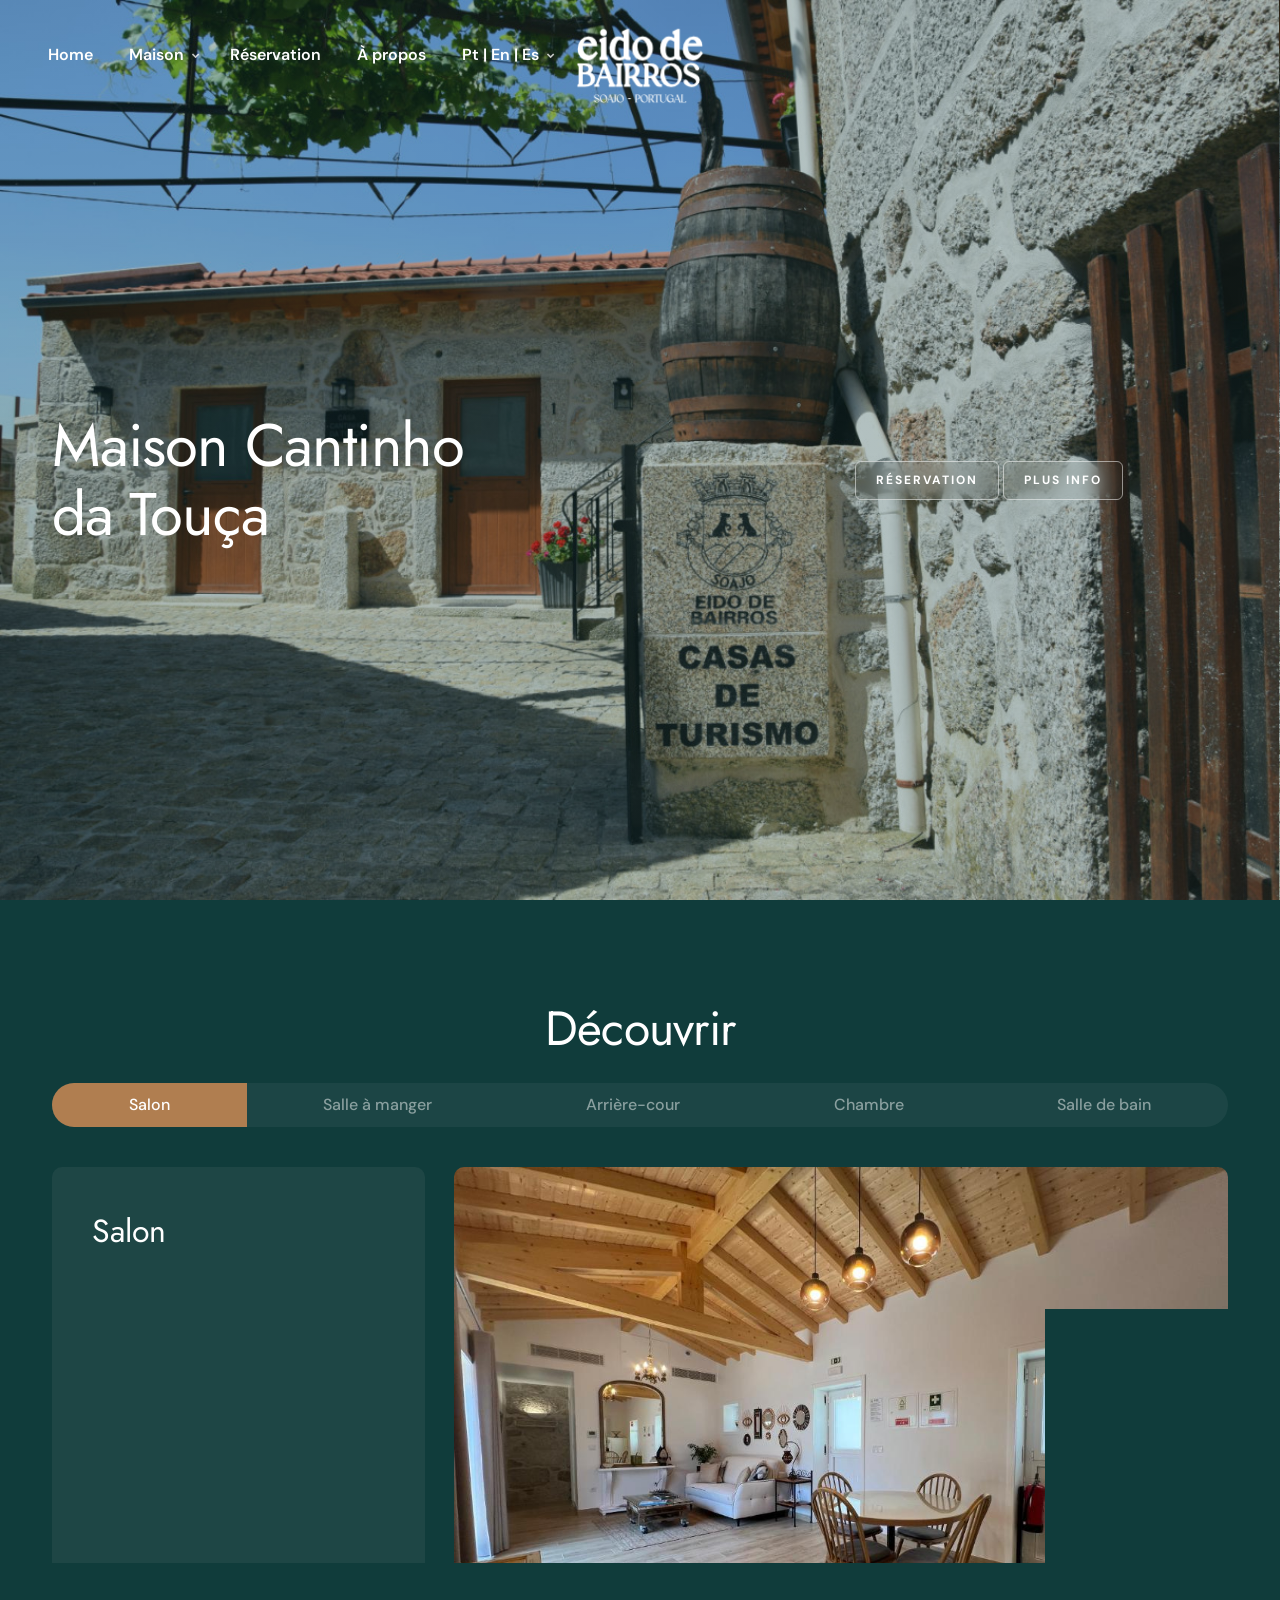
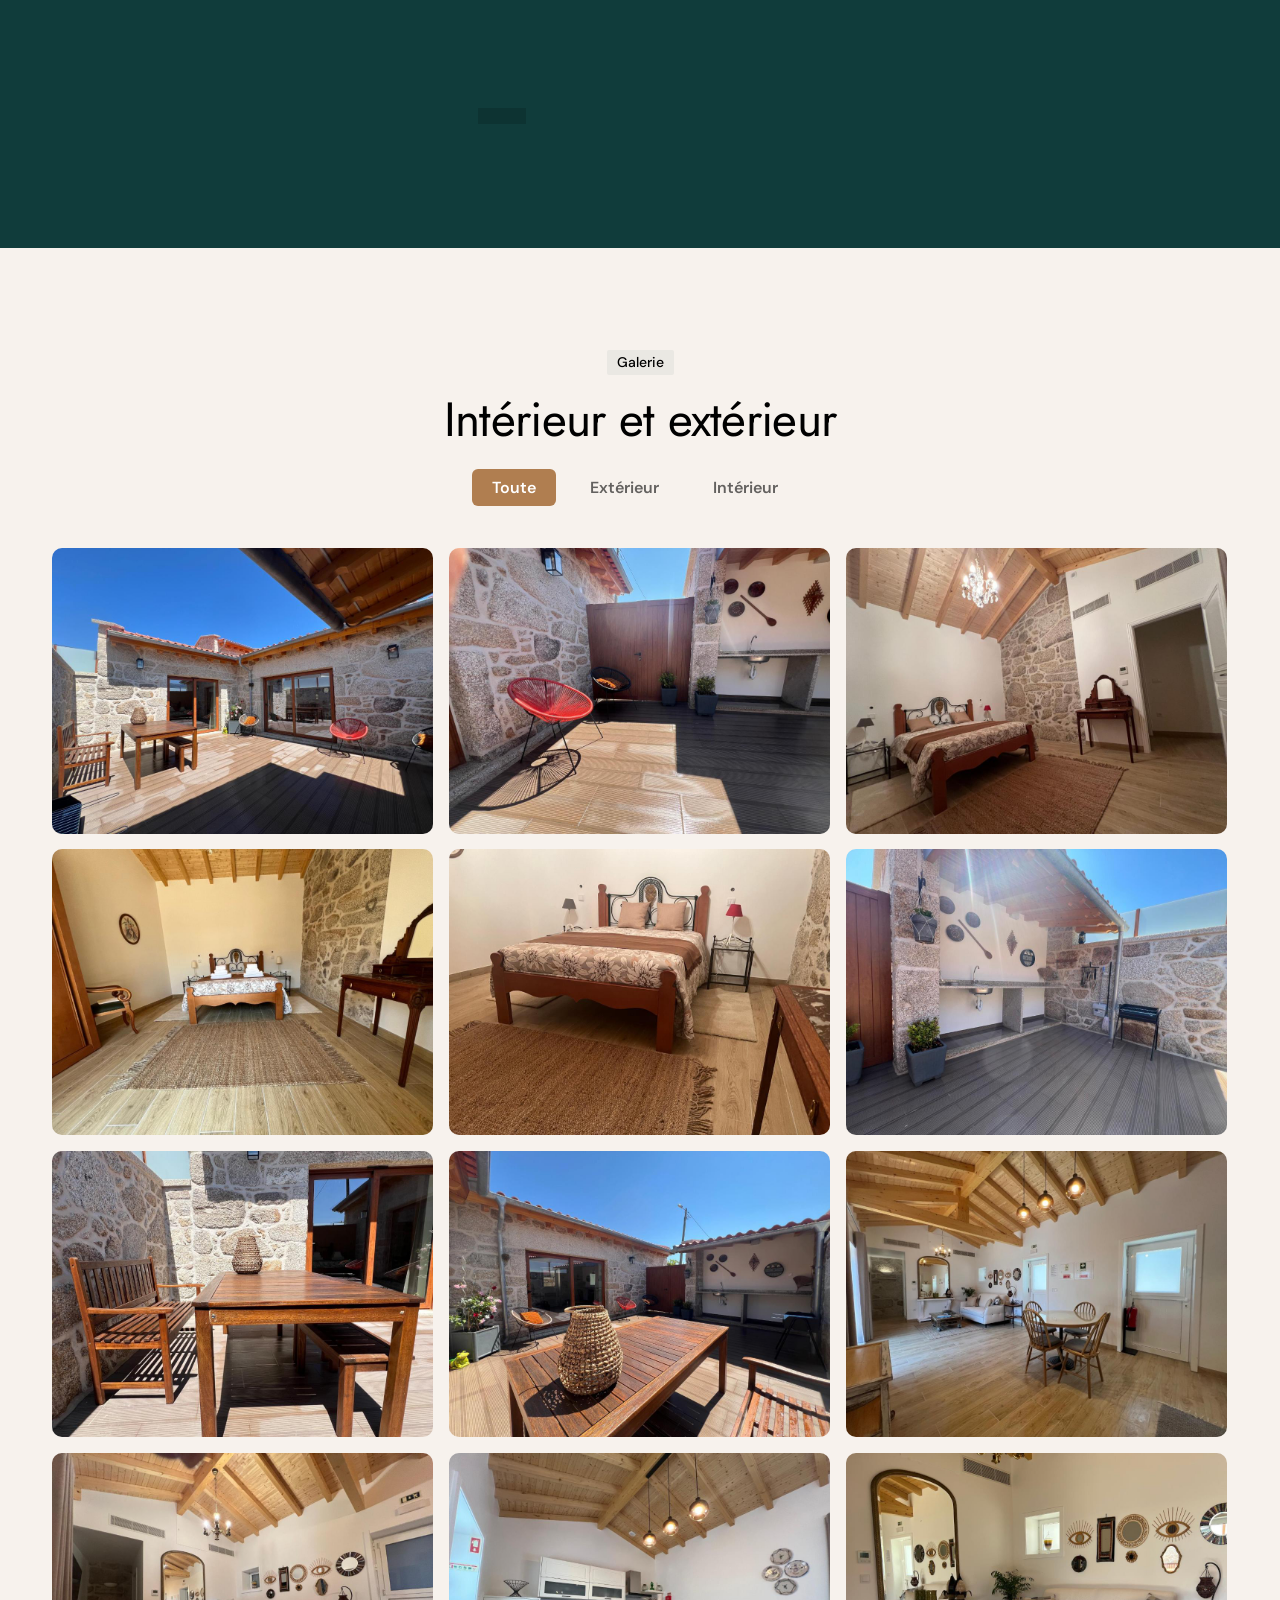
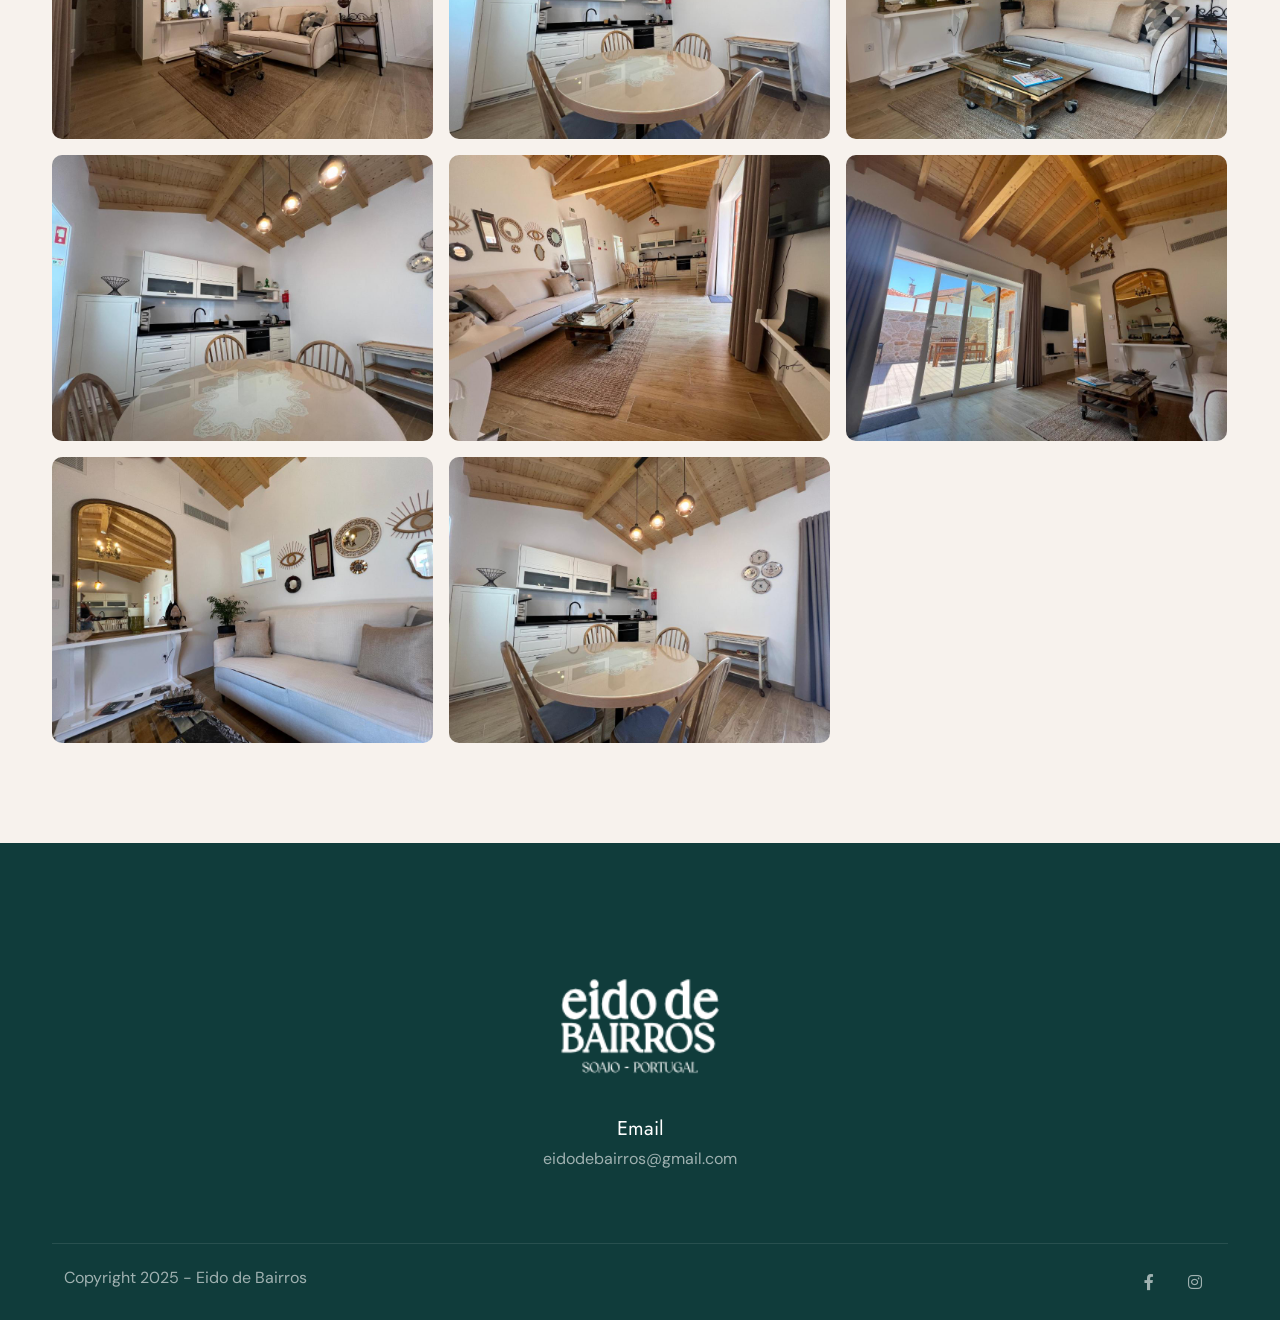
<file: cantinhodatouca-fr.html>
<!DOCTYPE html> 
<html lang="fr"> 
    <head>
        <title>Eido de Bairros</title>
        <link rel="icon" href="images/icon.webp" type="image/gif" sizes="16x16"/>
        <meta content="text/html;charset=utf-8" http-equiv="Content-Type"/>
        <meta content="width=device-width, initial-scale=1.0" name="viewport"/>
        <meta content="Eido de Bairros" name="Turismo Rural, Soajo, Parque Nacional Peneda Gerês, Lagoas, Natureza, Férias em familia"/>
        <meta content="" name="keywords"/>
        <meta content="" name="author"/>
        <!-- CSS Files
    ================================================== -->
        <link href="css/bootstrap.min.css" rel="stylesheet" type="text/css" id="bootstrap"/>
        <link href="css/plugins.css" rel="stylesheet" type="text/css"/>
        <link href="css/swiper.css" rel="stylesheet" type="text/css"/>
        <link href="css/style.css" rel="stylesheet" type="text/css"/>
        <link href="css/coloring.css" rel="stylesheet" type="text/css"/>
        <!-- custom-css -->
        <link href="css/swiper-custom-1.css" rel="stylesheet" type="text/css"/>
        <!-- color scheme -->
        <link id="colors" href="css/colors/scheme-01.css" rel="stylesheet" type="text/css"/>
    </head>     
    <body> 
        <div id="wrapper"> 
            <div class="float-text show-on-scroll"> <span><a href="#">Scroll to top</a></span> 
            </div>             
            <div class="scrollbar-v show-on-scroll"></div>             
            <!-- page preloader begin -->             
            <div id="de-loader"></div>             
            <!-- page preloader close -->             
            <header class="transparent logo-center">
                <div class="container-fluid px-lg-5 px-3">
                    <div class="row">
                        <div class="col-lg-12">
                            <div class="de-flex">
                            <div class="col-start">
                                <ul id="mainmenu">
                                    <li><a class="menu-item" href="index.html">Home</a></li>
                                     <li><a class="menu-item" href="#">Maison</a>
                                        <ul class="mega px-lg-5">
                                            <li>
                                                <div class="container-fluid">
                                                    <div class="sb-menu p-4">
                                                        <div class="row g-3">
                                                            <div class="col-lg-2 col-md-4 col-sm-6 text-center">
                                                                <div class="relative hover text-center overflow-hidden soft-shadow">
                                                                    <a class="p-0" href="cantinhodatouca-fr.html">
                                                                        <img src="images/CANTINHO-TOUCA.png" class="w-100 relative hover-scale-1-1" alt="">
                                                                    </a>
                                                                </div>
                                                                <h6 class="mt-3">Maison Cantinho da Touça</h6>
                                                            </div>

                                                            <div class="col-lg-2 col-md-4 col-sm-6 text-center">
                                                                <div class="relative hover text-center overflow-hidden soft-shadow">
                                                                    <a class="p-0" href="vinhadatouca-fr.html">
                                                                        <img src="images/VINHA-TOUCA-T1.png" class="w-100 relative hover-scale-1-1" alt="">
                                                                    </a>
                                                                </div>
                                                                <h6 class="mt-3">Maison Vinha da Touça</h6>
                                                            </div>

                                                            <div class="col-lg-2 col-md-4 col-sm-6 text-center">
                                                                <div class="relative hover text-center overflow-hidden soft-shadow">
                                                                    <a class="p-0" href="vinhadatouca1-fr.html">
                                                                        <img src="images/VINHA-TOUCA.png" class="w-100 relative hover-scale-1-1" alt="">
                                                                    </a>
                                                                </div>
                                                                <h6 class="mt-3">Vinha da Touça</h6>
                                                            </div>

                                                            
                                                        </div>
                                                    </div>
                                                </div>
                                            </li>
                                            
                                        </ul>
                                    </li>
                                    <li><a class="menu-item" href="reservar-fr.html">Réservation</a></li>
                                    <li><a class="menu-item" href="sobre-fr.html">À propos</a></li>
                                    <li><a class="menu-item" href="#">Pt | En | Es </a>
                                        <ul>
                                           <li><a class="menu-item" href="cantinhodatouca.html">Português</a></li>
                                        <li><a class="menu-item" href="cantinhodatouca-en.html">English</a></li>
                                        <li><a class="menu-item" href="#">Español</a></li>
                                        </ul>
                                    </li>
                                </ul>
                                
                            </div>
                            <div class="col-center">
                                <a href="index-fr.html"><img src="images/LOGOTIPO-EIDOBAIRROS.png" alt="" ></a>
                            </div>
                            <div class="col-end">
                                 <div class="menu_side_area">          
                                    
                                    <span id="menu-btn"></span>
                                </div>
                                

                            </div>
                            
                        </div>
                        </div>
                    </div>
                </div>
            </header>
            <section id="section-hero" class="text-light no-top no-bottom relative overflow-hidden z-1000">
                <div class="abs w-100 abs-centered z-2">
                    <div class="container">
                        <div class="spacer-double"></div>
                        <div class="row g-4 align-items-center justify-content-between">
                            <div class="col-md-5">
                                <h1 class="mb-0">Maison Cantinho da Touça</h1>
                            </div>
                            <div class="col-lg-4">
                                <h4 class="fw-400"> </h4>
                                <a class="btn-main btn-line bg-blur fx-slide" href="https://www.booking.com/hotel/pt/eido-de-bairros-cantinho-da-touca-1.pt-pt.html" target="_blank"><span>Réservation</span></a>&nbsp;<a class="btn-main btn-line bg-blur fx-slide" href="#section-rooms"><span>Plus Info</span></a>
                            </div>
                        </div>
                    </div>
                </div>
                <div class="vertical-center">
                    <div class="swiper">
                        <!-- Additional required wrapper -->
                        <div class="swiper-wrapper">
                            <!-- Slides -->                             
                            <div class="swiper-slide"> 
                                <div class="swiper-inner" data-bgimage="url(images/POSTAL-24.jpg)"> 
                                    <div class="sw-overlay op-4"></div>                                     
                                </div>                                 
                            </div>                             
                            <!-- Slides -->                             
                            <div class="swiper-slide"> 
                                <div class="swiper-inner" data-bgimage="url(images/POSTAL-06.jpg)"> 
                                    <div class="sw-overlay op-4"></div>                                     
                                </div>                                 
                            </div>
                        </div>
                    </div>
                </div>
            </section>             
                    
            <section id="section-rooms" class="bg-dark section-dark text-light"> 
                <div class="container"> 
                    <div class="row g-4 gx-5 justify-content-center"> 
                        <div class="col-lg-6 text-center"> 
                            <h2 class="wow fadeInUp" data-wow-delay=".2s">Découvrir</h2> 
                        </div>                         
                    </div>                     
                    <div class="row g-4 gx-5 justify-content-center wow fadeInUp"> 
                        <div class="col-lg-12"> 
                            <div class="de-tab pill"> 
                                <ul class="d-tab-nav mb-4"> 
                                    <li class="active-tab">Salon</li>                                     
                                    <li>Salle à manger</li>                                     
                                    <li>Arrière-cour</li>                                     
                                    <li>Chambre</li>                                     
                                    <li>Salle de bain</li>                                     
                                </ul>                                 
                                <ul class="d-tab-content pt-3"> 
                                    <li> 
                                        <div class="row g-4 justify-content-between"> 
                                            <div class="col-lg-4"> 
                                                <div class="relative bg-dark-2 rounded-1 h-100"> 
                                                    <h3 class="fs-32 mb-4 p-40">Salon</h3> 
                                                    <div class="abs p-sm-relative bottom-0 p-40 start-0 w-100"> 
                                                        <p class="mb-0"></p> 
                                                    </div>                                                     
                                                </div>                                                 
                                            </div>                                             
                                            <div class="col-lg-8"> 
                                                <div class="relative"> 
                                                    <div class="bg-blur abs p-2 bottom-0 rounded-2 px-4 m-4 text-white"> 
                                                        <h4 class="mb-0"></h4> 
                                                    </div>                                                     
                                                    <img src="images/_ct/ct-s1.jpg" class="w-100 rounded-1" alt=""/> 
                                                </div>                                                 
                                            </div>                                             
                                        </div>                                         
                                    </li>                                     
                                    <li> 
                                        <div class="row g-4 justify-content-between"> 
                                            <div class="col-lg-4"> 
                                                <div class="relative bg-dark-2 rounded-1 h-100"> 
                                                    <h3 class="fs-32 mb-4 p-40">Salle à manger</h3> 
                                                    <div class="abs p-sm-relative bottom-0 p-40 start-0 w-100"> 
                                                        <p class="mb-0"></p> 
                                                    </div>                                                     
                                                </div>                                                 
                                            </div>                                             
                                            <div class="col-lg-8"> 
                                                <div class="relative"> 
                                                    <div class="bg-blur abs p-2 bottom-0 rounded-2 px-4 m-4 text-white"> 
                                                        <h4 class="mb-0"></h4> 
                                                    </div>                                                     
                                                    <img src="images/_ct/ct-s3.jpg" class="w-100 rounded-1" alt=""/> 
                                                </div>                                                 
                                            </div>                                             
                                        </div>                                         
                                    </li>                                     
                                    <li> 
                                        <div class="row g-4 justify-content-between"> 
                                            <div class="col-lg-4"> 
                                                <div class="relative bg-dark-2 rounded-1 h-100"> 
                                                    <h3 class="fs-32 mb-4 p-40">Arrière-cour</h3> 
                                                    <div class="abs p-sm-relative bottom-0 p-40 start-0 w-100"> 
                                                        <p class="mb-0"></p> 
                                                    </div>                                                     
                                                </div>                                                 
                                            </div>                                             
                                            <div class="col-lg-8"> 
                                                <div class="relative"> 
                                                    <div class="bg-blur abs p-2 bottom-0 rounded-2 px-4 m-4 text-white"> 
                                                        <h4 class="mb-0"> </h4> 
                                                    </div>                                                     
                                                    <img src="images/_ct/ct-p1.jpg" class="w-100 rounded-1" alt=""/> 
                                                </div>                                                 
                                            </div>                                             
                                        </div>                                         
                                    </li>                                     
                                    <li> 
                                        <div class="row g-4 justify-content-between"> 
                                            <div class="col-lg-4"> 
                                                <div class="relative bg-dark-2 rounded-1 h-100"> 
                                                    <h3 class="fs-32 mb-4 p-40">Chambre</h3> 
                                                    <div class="abs p-sm-relative bottom-0 p-40 start-0 w-100"> 
                                                        <p class="mb-0"></p> 
                                                    </div>                                                     
                                                </div>                                                 
                                            </div>                                             
                                            <div class="col-lg-8"> 
                                                <div class="relative"> 
                                                    <div class="bg-blur abs p-2 bottom-0 rounded-2 px-4 m-4 text-white"> 
                                                        <h4 class="mb-0"></h4> 
                                                    </div>                                                     
                                                    <img src="images/_ct/ct-q1.jpg" class="w-100 rounded-1" alt=""/> 
                                                </div>                                                 
                                            </div>                                             
                                        </div>                                         
                                    </li>                                     
                                    <li> 
                                        <div class="row g-4 justify-content-between"> 
                                            <div class="col-lg-4"> 
                                                <div class="relative bg-dark-2 rounded-1 h-100"> 
                                                    <h3 class="fs-32 mb-4 p-40">Salle de bain</h3> 
                                                    <div class="abs p-sm-relative bottom-0 p-40 start-0 w-100"> 
                                                        <p class="mb-0"></p> 
                                                    </div>                                                     
                                                </div>                                                 
                                            </div>                                             
                                            <div class="col-lg-8"> 
                                                <div class="relative"> 
                                                    <div class="bg-blur abs p-2 bottom-0 rounded-2 px-4 m-4 text-white"> 
                                                        <h4 class="mb-0"></h4> 
                                                    </div>                                                     
                                                    <img src="images/_ct/ct-wc1.jpg" class="w-100 rounded-1" alt=""/> 
                                                </div>                                                 
                                            </div>                                             
                                        </div>                                         
                                    </li>                                     
                                </ul>                                 
                            </div>                             
                        </div>                         
                    </div>                     
                </div>                 
            </section>             
            <section id="section-gallery" class="bg-color-op-1"> 
                <div class="container"> 
                    <div class="row g-4 gx-5 justify-content-center"> 
                        <div class="col-lg-6 text-center"> 
                            <div class="subtitle s2 mb-3 wow fadeInUp" data-wow-delay=".0s">Galerie</div>                             
                            <h2 class="wow fadeInUp" data-wow-delay=".2s">Intérieur et extérieur</h2> 
                        </div>                         
                    </div>                     
                    <div class="row"> 
                        <div class="col-md-12 text-center"> 
                            <ul id="filters" class="wow fadeInUp" data-wow-delay="0s"> 
                                <li>
                                    <a href="#" data-filter="*" class="selected">Toute</a>
                                </li>                                 
                                <li>
                                    <a href="#" data-filter=".exterior">Extérieur</a>
                                </li>                                 
                                <li>
                                    <a href="#" data-filter=".interior">Intérieur</a>
                                </li>                                 
                            </ul>                             
                        </div>                         
                    </div>                     
                    <div id="gallery" class="row g-3 wow fadeInUp" data-wow-delay=".3s"> 
                        <div class="col-md-4 col-sm-6 col-12 item exterior"> <a href="images/_ct/ct-p1.jpg" class="image-popup d-block hover"> <div class="relative overflow-hidden rounded-1"> 
                                    <div class="absolute start-0 w-100 hover-op-1 p-5 abs-middle z-2 text-center text-white z-3"> 
                                        Voir
</div>                                     
                                    <div class="absolute start-0 w-100 h-100 overlay-dark-7 hover-op-1 z-2"></div>                                     
                                    <img src="images/_ct/ct-p1.jpg" class="w-100 hover-scale-1-2" alt=""/> 
                                </div> </a> 
                        </div>                         
                        <div class="col-md-4 col-sm-6 col-12 item exterior"> <a href="images/_ct/ct-p2.jpg" class="image-popup d-block hover"> <div class="relative overflow-hidden rounded-1"> 
                                    <div class="absolute start-0 w-100 hover-op-1 p-5 abs-middle z-2 text-center text-white z-3"> 
                                        Voir
</div>                                     
                                    <div class="absolute start-0 w-100 h-100 overlay-dark-7 hover-op-1 z-2"></div>                                     
                                    <img src="images/_ct/ct-p2.jpg" class="w-100 hover-scale-1-2" alt=""/> 
                                </div> </a> 
                        </div>                         
                        <div class="col-md-4 col-sm-6 col-12 item interior"> <a href="images/_ct/ct-q1.jpg" class="image-popup d-block hover"> <div class="relative overflow-hidden rounded-1"> 
                                    <div class="absolute start-0 w-100 hover-op-1 p-5 abs-middle z-2 text-center text-white z-3"> 
                                        Voir
</div>                                     
                                    <div class="absolute start-0 w-100 h-100 overlay-dark-7 hover-op-1 z-2"></div>                                     
                                    <img src="images/_ct/ct-q1.jpg" class="w-100 hover-scale-1-2" alt=""/> 
                                </div> </a> 
                        </div>                         
                        <div class="col-md-4 col-sm-6 col-12 item interior"> <a href="images/_ct/ct-q2.jpg" class="image-popup d-block hover"> <div class="relative overflow-hidden rounded-1"> 
                                    <div class="absolute start-0 w-100 hover-op-1 p-5 abs-middle z-2 text-center text-white z-3"> 
                                        Voir
</div>                                     
                                    <div class="absolute start-0 w-100 h-100 overlay-dark-7 hover-op-1 z-2"></div>                                     
                                    <img src="images/_ct/ct-q2.jpg" class="w-100 hover-scale-1-2" alt=""/> 
                                </div> </a> 
                        </div>                         
                        <div class="col-md-4 col-sm-6 col-12 item interior"> <a href="images/_ct/ct-q3.jpg" class="image-popup d-block hover"> <div class="relative overflow-hidden rounded-1"> 
                                    <div class="absolute start-0 w-100 hover-op-1 p-5 abs-middle z-2 text-center text-white z-3"> 
                                        Voir
</div>                                     
                                    <div class="absolute start-0 w-100 h-100 overlay-dark-7 hover-op-1 z-2"></div>                                     
                                    <img src="images/_ct/ct-q3.jpg" class="w-100 hover-scale-1-2" alt=""/> 
                                </div> </a> 
                        </div>                         
                        <div class="col-md-4 col-sm-6 col-12 item exterior"> <a href="images/_ct/ct-p3.jpg" class="image-popup d-block hover"> <div class="relative overflow-hidden rounded-1"> 
                                    <div class="absolute start-0 w-100 hover-op-1 p-5 abs-middle z-2 text-center text-white z-3"> 
                                        Voir
</div>                                     
                                    <div class="absolute start-0 w-100 h-100 overlay-dark-7 hover-op-1 z-2"></div>                                     
                                    <img src="images/_ct/ct-p3.jpg" class="w-100 hover-scale-1-2" alt=""/> 
                                </div> </a> 
                        </div>                         
                        <div class="col-md-4 col-sm-6 col-12 item exterior"> <a href="images/_ct/ct-p4.jpg" class="image-popup d-block hover"> <div class="relative overflow-hidden rounded-1"> 
                                    <div class="absolute start-0 w-100 hover-op-1 p-5 abs-middle z-2 text-center text-white z-3"> 
                                        Voir
</div>                                     
                                    <div class="absolute start-0 w-100 h-100 overlay-dark-7 hover-op-1 z-2"></div>                                     
                                    <img src="images/_ct/ct-p4.jpg" class="w-100 hover-scale-1-2" alt=""/> 
                                </div> </a> 
                        </div>                         
                        <div class="col-md-4 col-sm-6 col-12 item exterior"> <a href="images/_ct/ct-p5.jpg" class="image-popup d-block hover"> <div class="relative overflow-hidden rounded-1"> 
                                    <div class="absolute start-0 w-100 hover-op-1 p-5 abs-middle z-2 text-center text-white z-3"> 
                                        Voir
</div>                                     
                                    <div class="absolute start-0 w-100 h-100 overlay-dark-7 hover-op-1 z-2"></div>                                     
                                    <img src="images/_ct/ct-p5.jpg" class="w-100 hover-scale-1-2" alt=""/> 
                                </div> </a> 
                        </div>                         
                        <div class="col-md-4 col-sm-6 col-12 item interior"> <a href="images/_ct/ct-s1.jpg" class="image-popup d-block hover"> <div class="relative overflow-hidden rounded-1"> 
                                    <div class="absolute start-0 w-100 hover-op-1 p-5 abs-middle z-2 text-center text-white z-3"> 
                                        Voir
</div>                                     
                                    <div class="absolute start-0 w-100 h-100 overlay-dark-7 hover-op-1 z-2"></div>                                     
                                    <img src="images/_ct/ct-s1.jpg" class="w-100 hover-scale-1-2" alt=""/> 
                                </div> </a> 
                        </div>                         
                        <div class="col-md-4 col-sm-6 col-12 item interior"> <a href="images/_ct/ct-s2.jpg" class="image-popup d-block hover"> <div class="relative overflow-hidden rounded-1"> 
                                    <div class="absolute start-0 w-100 hover-op-1 p-5 abs-middle z-2 text-center text-white z-3"> 
                                        Voir
</div>                                     
                                    <div class="absolute start-0 w-100 h-100 overlay-dark-7 hover-op-1 z-2"></div>                                     
                                    <img src="images/_ct/ct-s2.jpg" class="w-100 hover-scale-1-2" alt=""/> 
                                </div> </a> 
                        </div>                         
                        <div class="col-md-4 col-sm-6 col-12 item interior"> <a href="images/_ct/ct-s3.jpg" class="image-popup d-block hover"> <div class="relative overflow-hidden rounded-1"> 
                                    <div class="absolute start-0 w-100 hover-op-1 p-5 abs-middle z-2 text-center text-white z-3"> 
                                        Voir
</div>                                     
                                    <div class="absolute start-0 w-100 h-100 overlay-dark-7 hover-op-1 z-2"></div>                                     
                                    <img src="images/_ct/ct-s3.jpg" class="w-100 hover-scale-1-2" alt=""/> 
                                </div> </a> 
                        </div>                         
                        <div class="col-md-4 col-sm-6 col-12 item interior"> <a href="images/_ct/ct-s4.jpg" class="image-popup d-block hover"> <div class="relative overflow-hidden rounded-1"> 
                                    <div class="absolute start-0 w-100 hover-op-1 p-5 abs-middle z-2 text-center text-white z-3"> 
                                        Voir
</div>                                     
                                    <div class="absolute start-0 w-100 h-100 overlay-dark-7 hover-op-1 z-2"></div>                                     
                                    <img src="images/_ct/ct-s4.jpg" class="w-100 hover-scale-1-2" alt=""/> 
                                </div> </a> 
                        </div>
                        <div class="col-md-4 col-sm-6 col-12 item interior"> <a href="images/_ct/ct-s5.jpg" class="image-popup d-block hover"> <div class="relative overflow-hidden rounded-1"> 
                                    <div class="absolute start-0 w-100 hover-op-1 p-5 abs-middle z-2 text-center text-white z-3"> 
                                        Voir
</div>                                     
                                    <div class="absolute start-0 w-100 h-100 overlay-dark-7 hover-op-1 z-2"></div>                                     
                                    <img src="images/_ct/ct-s5.jpg" class="w-100 hover-scale-1-2" alt=""/> 
                                </div> </a> 
                        </div>                         
                        <div class="col-md-4 col-sm-6 col-12 item interior"> <a href="images/_ct/ct-s6.jpg" class="image-popup d-block hover"> <div class="relative overflow-hidden rounded-1"> 
                                    <div class="absolute start-0 w-100 hover-op-1 p-5 abs-middle z-2 text-center text-white z-3"> 
                                        Voir
</div>                                     
                                    <div class="absolute start-0 w-100 h-100 overlay-dark-7 hover-op-1 z-2"></div>                                     
                                    <img src="images/_ct/ct-s6.jpg" class="w-100 hover-scale-1-2" alt=""/> 
                                </div> </a> 
                        </div>                         
                        <div class="col-md-4 col-sm-6 col-12 item interior"> <a href="images/_ct/ct-s7.jpg" class="image-popup d-block hover"> <div class="relative overflow-hidden rounded-1"> 
                                    <div class="absolute start-0 w-100 hover-op-1 p-5 abs-middle z-2 text-center text-white z-3"> 
                                        Voir
</div>                                     
                                    <div class="absolute start-0 w-100 h-100 overlay-dark-7 hover-op-1 z-2"></div>                                     
                                    <img src="images/_ct/ct-s7.jpg" class="w-100 hover-scale-1-2" alt=""/> 
                                </div> </a> 
                        </div>                         
                        <div class="col-md-4 col-sm-6 col-12 item interior"> <a href="images/_ct/ct-s8.jpg" class="image-popup d-block hover"> <div class="relative overflow-hidden rounded-1"> 
                                    <div class="absolute start-0 w-100 hover-op-1 p-5 abs-middle z-2 text-center text-white z-3"> 
                                        Voir
</div>                                     
                                    <div class="absolute start-0 w-100 h-100 overlay-dark-7 hover-op-1 z-2"></div>                                     
                                    <img src="images/_ct/ct-s8.jpg" class="w-100 hover-scale-1-2" alt=""/> 
                                </div> </a> 
                        </div>                         
                        <div class="col-md-4 col-sm-6 col-12 item interior"> <a href="images/_ct/ct-s9.jpg" class="image-popup d-block hover"> <div class="relative overflow-hidden rounded-1"> 
                                    <div class="absolute start-0 w-100 hover-op-1 p-5 abs-middle z-2 text-center text-white z-3"> 
                                        Voir
</div>                                     
                                    <div class="absolute start-0 w-100 h-100 overlay-dark-7 hover-op-1 z-2"></div>                                     
                                    <img src="images/_ct/ct-s9.jpg" class="w-100 hover-scale-1-2" alt=""/> 
                                </div> </a> 
                        </div>                         
                    </div>                     
                </div>                 
            </section>             
        </div>         
        <!-- footer begin -->
        <footer class="section-dark">
            <div class="container">
                <div class="row gx-5 justify-content-center">
                    <div class="col-lg-8">
                        <div class="text-center">
                            <img src="images/LOGOTIPO-EIDOBAIRROS.png" class="w-200px" alt=""/>
                            <div class="spacer-single"></div>
                            <div class="fs-16">
                                <h4 class="mb-0">Email </h4>
                                <p>eidodebairros@gmail.com</p>
                            </div>
                        </div>
                    </div>                     
                </div>
                <div class="subfooter">
                    <div class="container">
                        <div class="row">
                            <div class="col-md-6">
                                Copyright 2025 - Eido de Bairros
</div>
                            <div class="col-md-6 text-md-end">
                                <div class="social-icons mb-sm-30 text-center">
                                    <a href="https://www.facebook.com/profile.php?id=61564070338830" target="_blank"><i class="fa-brands fa-facebook-f"></i></a>
                                    <a href="https://www.instagram.com/eidodebairros_soajo/" target="_blank"><i class="fa-brands fa-instagram"></i></a>
                                </div>
                            </div>
                        </div>
                    </div>
                </div>
            </div>
        </footer>
        <!-- footer end -->         
        <!-- Javascript Files
    ================================================== -->         
        <script src="js/vendors.js"></script>         
        <script src="js/designesia.js"></script>         
        <script src="js/validation-booking.js"></script>         
        <script src="js/swiper.js"></script>         
        <script src="js/custom-swiper-2.js"></script>         
        <!-- datepicker begin -->         
        <script>
        $(function () {
          $("#date").datepicker({ 
                autoclose: true, 
                todayHighlight: true
          }).datepicker('update', new Date());
        });

    </script>         
        <!-- datepicker close -->         
    </body>     
</html>
</file>
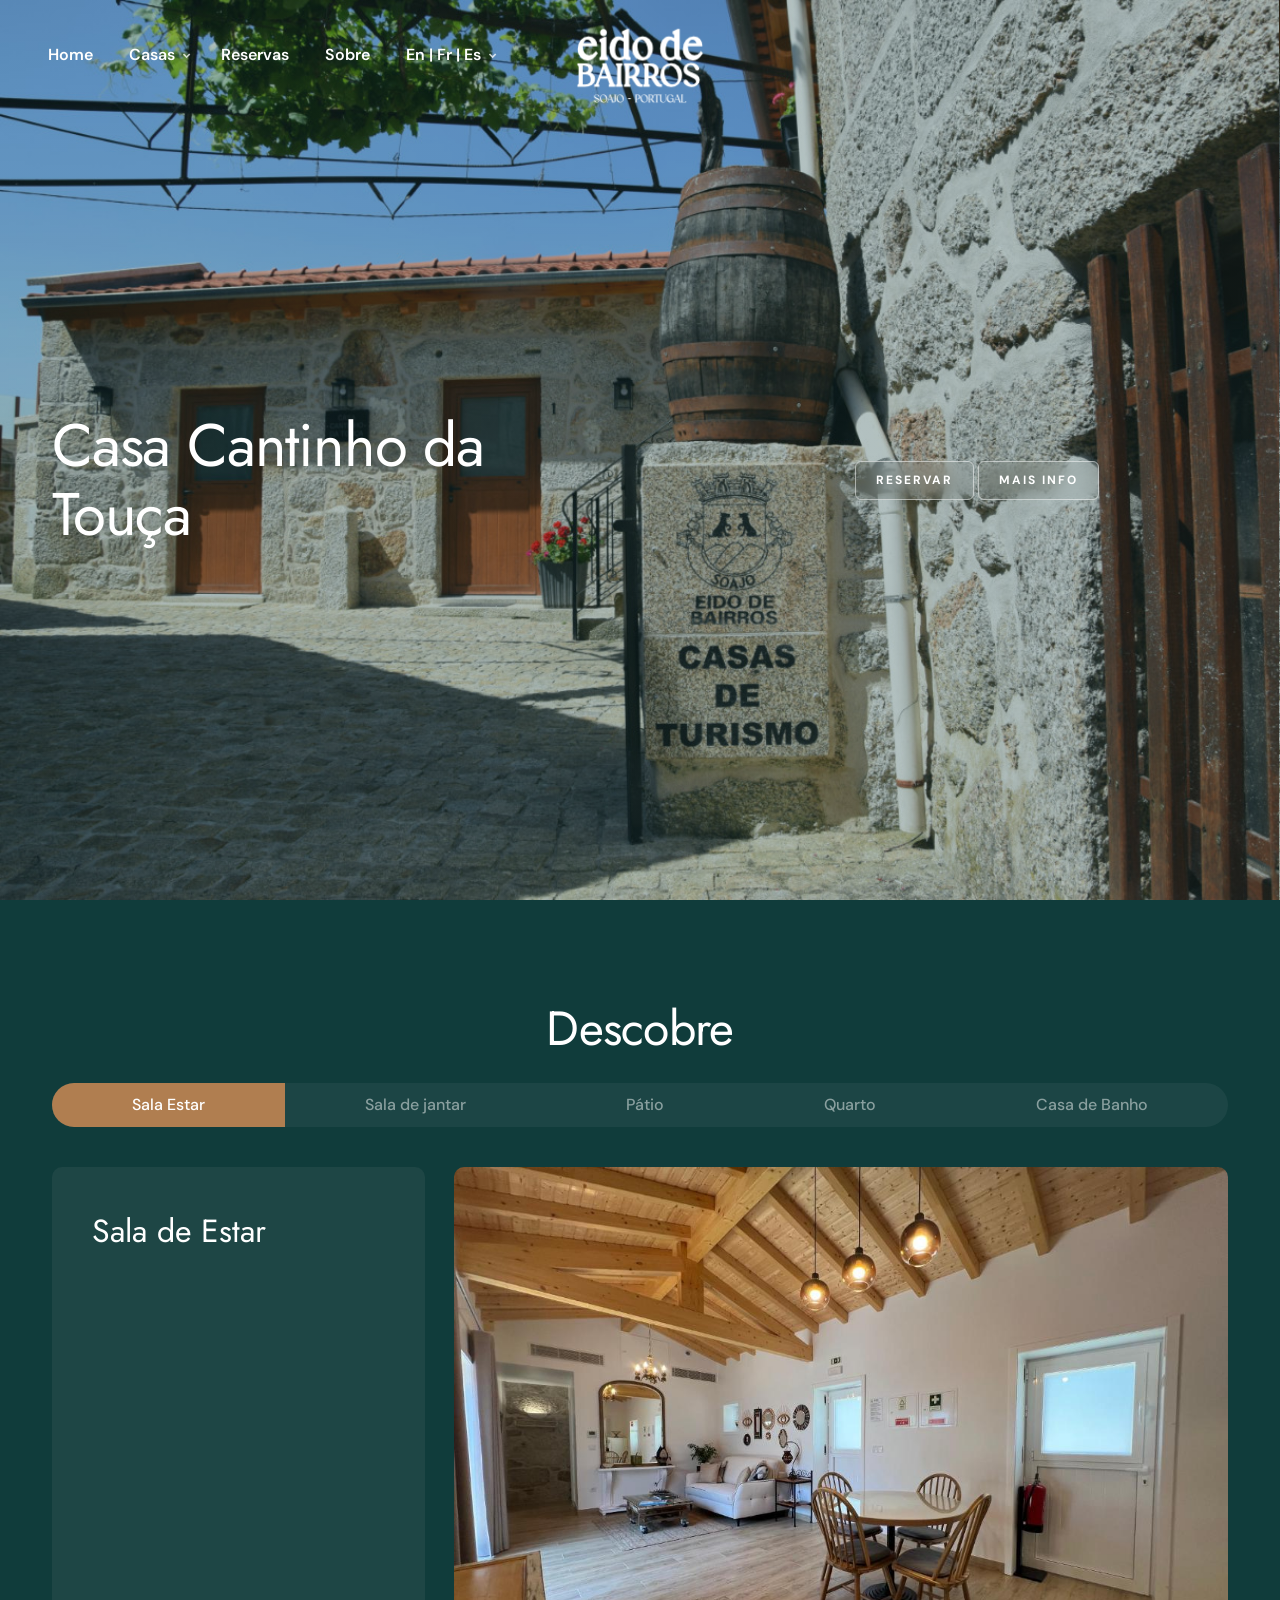
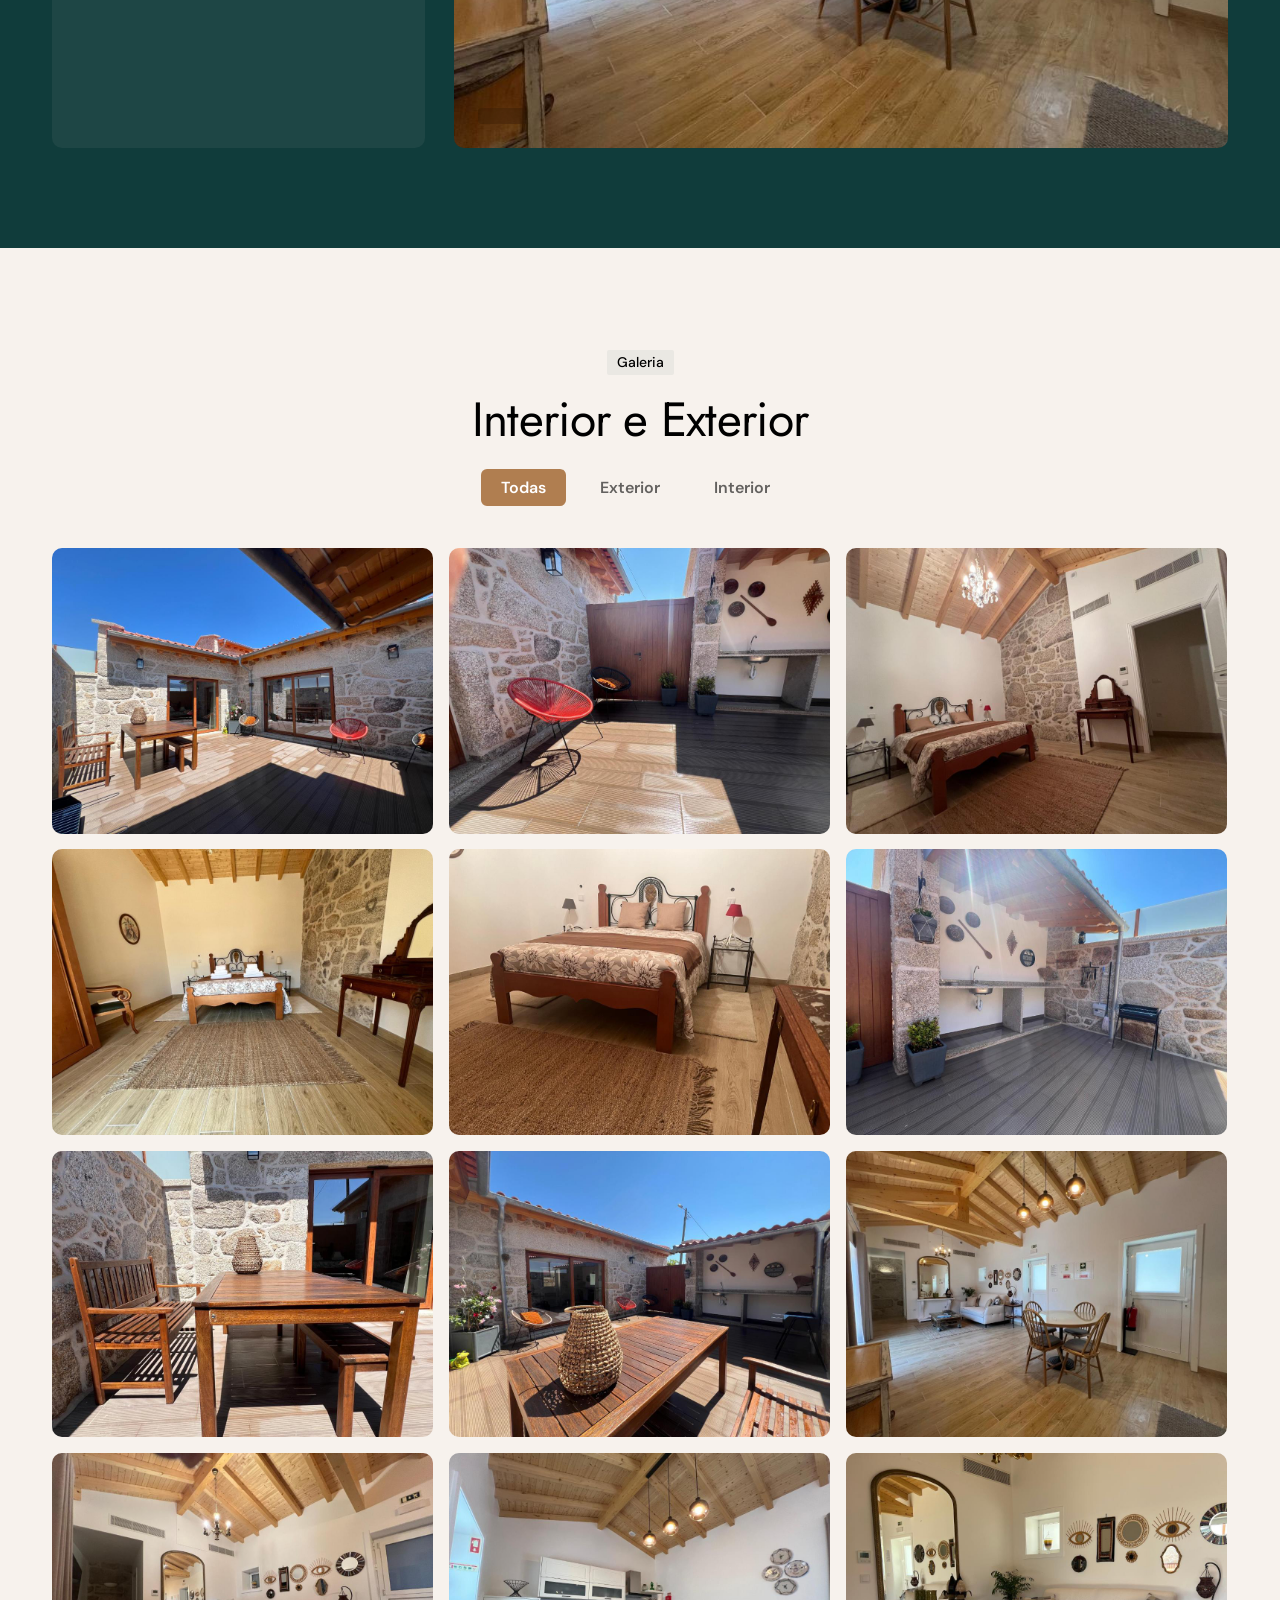
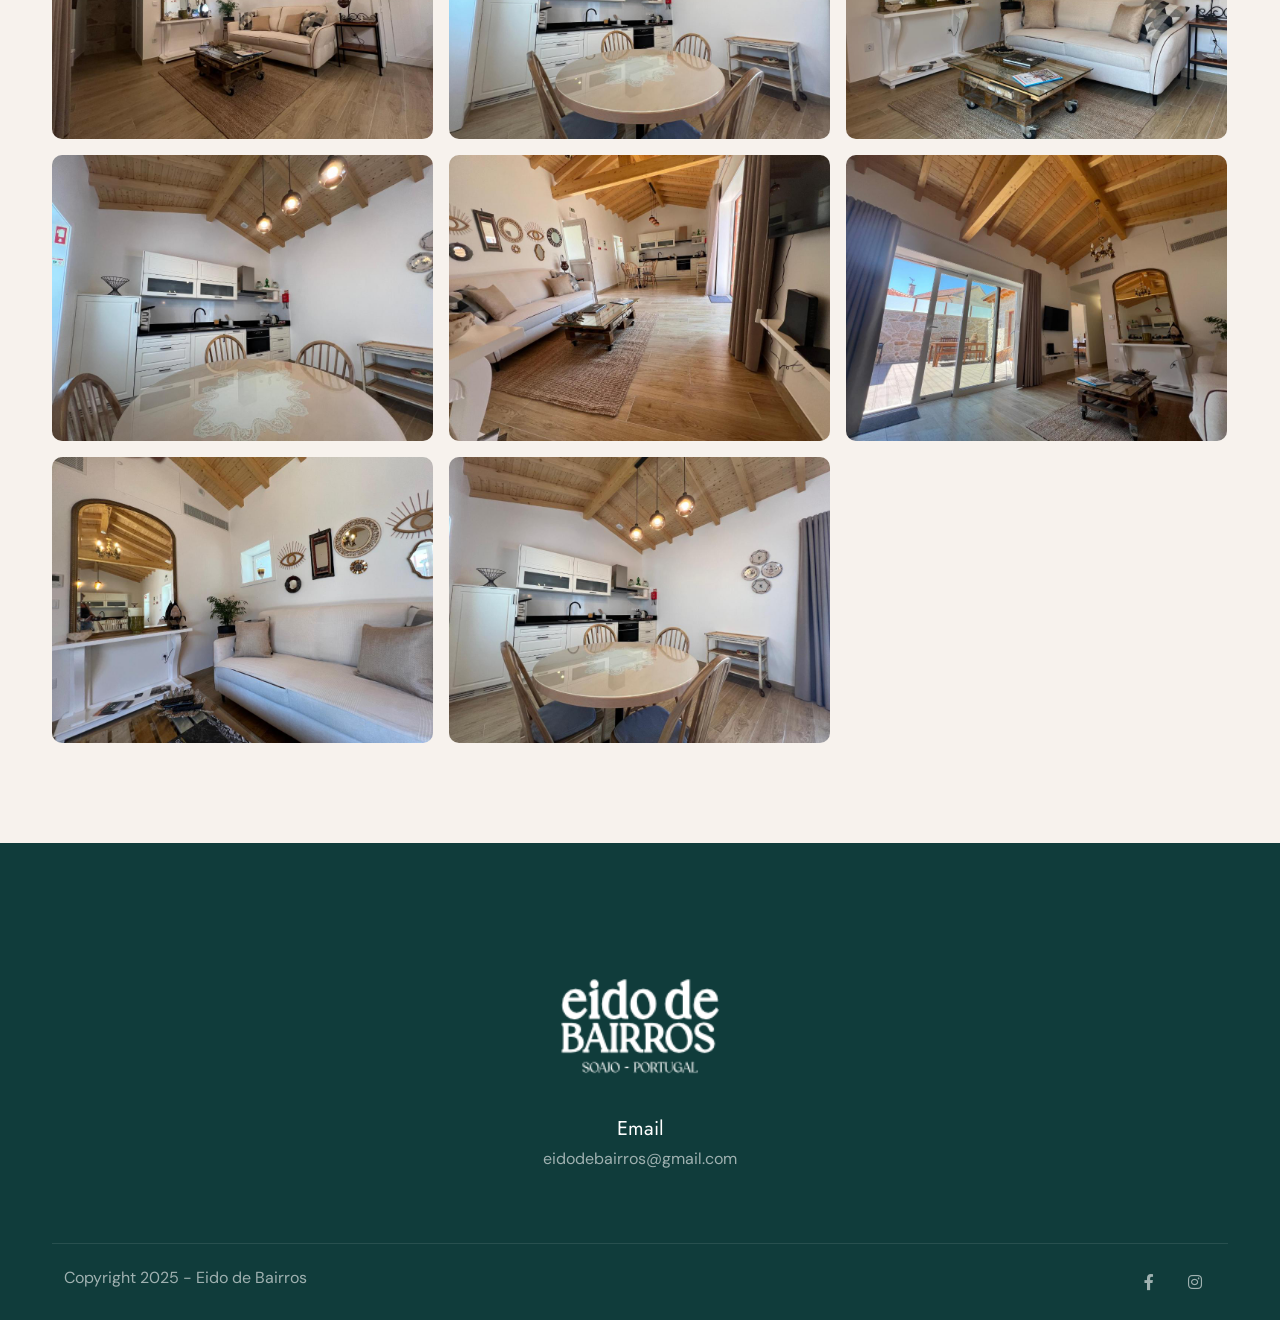
<file: cantinhodatouca.html>
<!DOCTYPE html> 
<html lang="zxx"> 
    <head>
        <title>Eido de Bairros</title>
        <link rel="icon" href="images/icon.webp" type="image/gif" sizes="16x16"/>
        <meta content="text/html;charset=utf-8" http-equiv="Content-Type"/>
        <meta content="width=device-width, initial-scale=1.0" name="viewport"/>
        <meta content="Eido de Bairros" name="Turismo Rural, Soajo, Parque Nacional Peneda Gerês, Lagoas, Natureza, Férias em familia"/>
        <meta content="" name="keywords"/>
        <meta content="" name="author"/>
        <!-- CSS Files
    ================================================== -->
        <link href="css/bootstrap.min.css" rel="stylesheet" type="text/css" id="bootstrap"/>
        <link href="css/plugins.css" rel="stylesheet" type="text/css"/>
        <link href="css/swiper.css" rel="stylesheet" type="text/css"/>
        <link href="css/style.css" rel="stylesheet" type="text/css"/>
        <link href="css/coloring.css" rel="stylesheet" type="text/css"/>
        <!-- custom-css -->
        <link href="css/swiper-custom-1.css" rel="stylesheet" type="text/css"/>
        <!-- color scheme -->
        <link id="colors" href="css/colors/scheme-01.css" rel="stylesheet" type="text/css"/>
    </head>     
    <body> 
        <div id="wrapper"> 
            <div class="float-text show-on-scroll"> <span><a href="#">Scroll to top</a></span> 
            </div>             
            <div class="scrollbar-v show-on-scroll"></div>             
            <!-- page preloader begin -->             
            <div id="de-loader"></div>             
            <!-- page preloader close -->             
            <header class="transparent logo-center">
                <div class="container-fluid px-lg-5 px-3">
                    <div class="row">
                        <div class="col-lg-12">
                            <div class="de-flex">
                            <div class="col-start">
                                <ul id="mainmenu">
                                    <li><a class="menu-item" href="index.html">Home</a></li>
                                     <li><a class="menu-item" href="#">Casas</a>
                                        <ul class="mega px-lg-5">
                                            <li>
                                                <div class="container-fluid">
                                                    <div class="sb-menu p-4">
                                                        <div class="row g-3">
                                                            <div class="col-lg-2 col-md-4 col-sm-6 text-center">
                                                                <div class="relative hover text-center overflow-hidden soft-shadow">
                                                                    <a class="p-0" href="cantinhodatouca.html">
                                                                        <img src="images/CANTINHO-TOUCA.png" class="w-100 relative hover-scale-1-1" alt="">
                                                                    </a>
                                                                </div>
                                                                <h6 class="mt-3">Casa Cantinho da Touça</h6>
                                                            </div>

                                                            <div class="col-lg-2 col-md-4 col-sm-6 text-center">
                                                                <div class="relative hover text-center overflow-hidden soft-shadow">
                                                                    <a class="p-0" href="vinhadatouca.html">
                                                                        <img src="images/VINHA-TOUCA-T1.png" class="w-100 relative hover-scale-1-1" alt="">
                                                                    </a>
                                                                </div>
                                                                <h6 class="mt-3">Casa Vinha da Touça</h6>
                                                            </div>

                                                            <div class="col-lg-2 col-md-4 col-sm-6 text-center">
                                                                <div class="relative hover text-center overflow-hidden soft-shadow">
                                                                    <a class="p-0" href="vinhadatouca1.html">
                                                                        <img src="images/VINHA-TOUCA.png" class="w-100 relative hover-scale-1-1" alt="">
                                                                    </a>
                                                                </div>
                                                                <h6 class="mt-3">Vinha da Touça 1</h6>
                                                            </div>

                                                            
                                                        </div>
                                                    </div>
                                                </div>
                                            </li>
                                            
                                        </ul>
                                    </li>
                                    <li><a class="menu-item" href="reservar.html">Reservas</a></li>
                                    <li><a class="menu-item" href="sobre.html">Sobre</a></li>
                                     <li><a class="menu-item" href="#">En | Fr | Es </a>
                                        <ul>
                                           <li><a class="menu-item" href="cantinhodatouca-en.html">English</a></li>
                                        <li><a class="menu-item" href="#">Français</a></li>
                                        <li><a class="menu-item" href="#">Español</a></li>
                                        </ul>
                                    </li>
                                </ul>
                                
                            </div>
                            <div class="col-center">
                                <a href="index1.html"><img src="images/LOGOTIPO-EIDOBAIRROS.png" alt="" ></a>
                            </div>
                            <div class="col-end">
                                 <div class="menu_side_area">          
                                    
                                    <span id="menu-btn"></span>
                                </div>
                                

                            </div>
                            
                        </div>
                        </div>
                    </div>
                </div>
            </header>
            <section id="section-hero" class="text-light no-top no-bottom relative overflow-hidden z-1000">
                <div class="abs w-100 abs-centered z-2">
                    <div class="container">
                        <div class="spacer-double"></div>
                        <div class="row g-4 align-items-center justify-content-between">
                            <div class="col-md-5">
                                <h1 class="mb-0">Casa Cantinho da Touça</h1>
                            </div>
                            <div class="col-lg-4">
                                <h4 class="fw-400"> </h4>
                                <a class="btn-main btn-line bg-blur fx-slide" href="https://www.booking.com/hotel/pt/eido-de-bairros-cantinho-da-touca-1.pt-pt.html" target="_blank"><span>Reservar</span></a>&nbsp;<a class="btn-main btn-line bg-blur fx-slide" href="#section-rooms"><span>Mais Info</span></a>
                            </div>
                        </div>
                    </div>
                </div>
                <div class="vertical-center">
                    <div class="swiper">
                        <!-- Additional required wrapper -->
                        <div class="swiper-wrapper">
                            <!-- Slides -->                             
                            <div class="swiper-slide"> 
                                <div class="swiper-inner" data-bgimage="url(images/POSTAL-24.jpg)"> 
                                    <div class="sw-overlay op-4"></div>                                     
                                </div>                                 
                            </div>                             
                            <!-- Slides -->                             
                            <div class="swiper-slide"> 
                                <div class="swiper-inner" data-bgimage="url(images/POSTAL-06.jpg)"> 
                                    <div class="sw-overlay op-4"></div>                                     
                                </div>                                 
                            </div>
                        </div>
                    </div>
                </div>
            </section>             
                    
            <section id="section-rooms" class="bg-dark section-dark text-light"> 
                <div class="container"> 
                    <div class="row g-4 gx-5 justify-content-center"> 
                        <div class="col-lg-6 text-center"> 
                            <h2 class="wow fadeInUp" data-wow-delay=".2s">Descobre</h2> 
                        </div>                         
                    </div>                     
                    <div class="row g-4 gx-5 justify-content-center wow fadeInUp"> 
                        <div class="col-lg-12"> 
                            <div class="de-tab pill"> 
                                <ul class="d-tab-nav mb-4"> 
                                    <li class="active-tab">Sala Estar</li>                                     
                                    <li>Sala de jantar</li>                                     
                                    <li>Pátio</li>                                     
                                    <li>Quarto</li>                                     
                                    <li>Casa de Banho</li>                                     
                                </ul>                                 
                                <ul class="d-tab-content pt-3"> 
                                    <li> 
                                        <div class="row g-4 justify-content-between"> 
                                            <div class="col-lg-4"> 
                                                <div class="relative bg-dark-2 rounded-1 h-100"> 
                                                    <h3 class="fs-32 mb-4 p-40">Sala de Estar</h3> 
                                                    <div class="abs p-sm-relative bottom-0 p-40 start-0 w-100"> 
                                                        <p class="mb-0"></p> 
                                                    </div>                                                     
                                                </div>                                                 
                                            </div>                                             
                                            <div class="col-lg-8"> 
                                                <div class="relative"> 
                                                    <div class="bg-blur abs p-2 bottom-0 rounded-2 px-4 m-4 text-white"> 
                                                        <h4 class="mb-0"></h4> 
                                                    </div>                                                     
                                                    <img src="images/_ct/ct-s1.jpg" class="w-100 rounded-1" alt=""/> 
                                                </div>                                                 
                                            </div>                                             
                                        </div>                                         
                                    </li>                                     
                                    <li> 
                                        <div class="row g-4 justify-content-between"> 
                                            <div class="col-lg-4"> 
                                                <div class="relative bg-dark-2 rounded-1 h-100"> 
                                                    <h3 class="fs-32 mb-4 p-40">Sala de Jantar</h3> 
                                                    <div class="abs p-sm-relative bottom-0 p-40 start-0 w-100"> 
                                                        <p class="mb-0"></p> 
                                                    </div>                                                     
                                                </div>                                                 
                                            </div>                                             
                                            <div class="col-lg-8"> 
                                                <div class="relative"> 
                                                    <div class="bg-blur abs p-2 bottom-0 rounded-2 px-4 m-4 text-white"> 
                                                        <h4 class="mb-0"></h4> 
                                                    </div>                                                     
                                                    <img src="images/_ct/ct-s3.jpg" class="w-100 rounded-1" alt=""/> 
                                                </div>                                                 
                                            </div>                                             
                                        </div>                                         
                                    </li>                                     
                                    <li> 
                                        <div class="row g-4 justify-content-between"> 
                                            <div class="col-lg-4"> 
                                                <div class="relative bg-dark-2 rounded-1 h-100"> 
                                                    <h3 class="fs-32 mb-4 p-40">Pátio</h3> 
                                                    <div class="abs p-sm-relative bottom-0 p-40 start-0 w-100"> 
                                                        <p class="mb-0"></p> 
                                                    </div>                                                     
                                                </div>                                                 
                                            </div>                                             
                                            <div class="col-lg-8"> 
                                                <div class="relative"> 
                                                    <div class="bg-blur abs p-2 bottom-0 rounded-2 px-4 m-4 text-white"> 
                                                        <h4 class="mb-0"> </h4> 
                                                    </div>                                                     
                                                    <img src="images/_ct/ct-p1.jpg" class="w-100 rounded-1" alt=""/> 
                                                </div>                                                 
                                            </div>                                             
                                        </div>                                         
                                    </li>                                     
                                    <li> 
                                        <div class="row g-4 justify-content-between"> 
                                            <div class="col-lg-4"> 
                                                <div class="relative bg-dark-2 rounded-1 h-100"> 
                                                    <h3 class="fs-32 mb-4 p-40">Quarto</h3> 
                                                    <div class="abs p-sm-relative bottom-0 p-40 start-0 w-100"> 
                                                        <p class="mb-0"></p> 
                                                    </div>                                                     
                                                </div>                                                 
                                            </div>                                             
                                            <div class="col-lg-8"> 
                                                <div class="relative"> 
                                                    <div class="bg-blur abs p-2 bottom-0 rounded-2 px-4 m-4 text-white"> 
                                                        <h4 class="mb-0"></h4> 
                                                    </div>                                                     
                                                    <img src="images/_ct/ct-q1.jpg" class="w-100 rounded-1" alt=""/> 
                                                </div>                                                 
                                            </div>                                             
                                        </div>                                         
                                    </li>                                     
                                    <li> 
                                        <div class="row g-4 justify-content-between"> 
                                            <div class="col-lg-4"> 
                                                <div class="relative bg-dark-2 rounded-1 h-100"> 
                                                    <h3 class="fs-32 mb-4 p-40">Casa de Banho</h3> 
                                                    <div class="abs p-sm-relative bottom-0 p-40 start-0 w-100"> 
                                                        <p class="mb-0"></p> 
                                                    </div>                                                     
                                                </div>                                                 
                                            </div>                                             
                                            <div class="col-lg-8"> 
                                                <div class="relative"> 
                                                    <div class="bg-blur abs p-2 bottom-0 rounded-2 px-4 m-4 text-white"> 
                                                        <h4 class="mb-0"></h4> 
                                                    </div>                                                     
                                                    <img src="images/_ct/ct-wc1.jpg" class="w-100 rounded-1" alt=""/> 
                                                </div>                                                 
                                            </div>                                             
                                        </div>                                         
                                    </li>                                     
                                </ul>                                 
                            </div>                             
                        </div>                         
                    </div>                     
                </div>                 
            </section>             
            <section id="section-gallery" class="bg-color-op-1"> 
                <div class="container"> 
                    <div class="row g-4 gx-5 justify-content-center"> 
                        <div class="col-lg-6 text-center"> 
                            <div class="subtitle s2 mb-3 wow fadeInUp" data-wow-delay=".0s">Galeria</div>                             
                            <h2 class="wow fadeInUp" data-wow-delay=".2s">Interior e Exterior</h2> 
                        </div>                         
                    </div>                     
                    <div class="row"> 
                        <div class="col-md-12 text-center"> 
                            <ul id="filters" class="wow fadeInUp" data-wow-delay="0s"> 
                                <li>
                                    <a href="#" data-filter="*" class="selected">Todas</a>
                                </li>                                 
                                <li>
                                    <a href="#" data-filter=".exterior">Exterior</a>
                                </li>                                 
                                <li>
                                    <a href="#" data-filter=".interior">Interior</a>
                                </li>                                 
                            </ul>                             
                        </div>                         
                    </div>                     
                    <div id="gallery" class="row g-3 wow fadeInUp" data-wow-delay=".3s"> 
                        <div class="col-md-4 col-sm-6 col-12 item exterior"> <a href="images/_ct/ct-p1.jpg" class="image-popup d-block hover"> <div class="relative overflow-hidden rounded-1"> 
                                    <div class="absolute start-0 w-100 hover-op-1 p-5 abs-middle z-2 text-center text-white z-3"> 
                                        Ver
</div>                                     
                                    <div class="absolute start-0 w-100 h-100 overlay-dark-7 hover-op-1 z-2"></div>                                     
                                    <img src="images/_ct/ct-p1.jpg" class="w-100 hover-scale-1-2" alt=""/> 
                                </div> </a> 
                        </div>                         
                        <div class="col-md-4 col-sm-6 col-12 item exterior"> <a href="images/_ct/ct-p2.jpg" class="image-popup d-block hover"> <div class="relative overflow-hidden rounded-1"> 
                                    <div class="absolute start-0 w-100 hover-op-1 p-5 abs-middle z-2 text-center text-white z-3"> 
                                        Ver
</div>                                     
                                    <div class="absolute start-0 w-100 h-100 overlay-dark-7 hover-op-1 z-2"></div>                                     
                                    <img src="images/_ct/ct-p2.jpg" class="w-100 hover-scale-1-2" alt=""/> 
                                </div> </a> 
                        </div>                         
                        <div class="col-md-4 col-sm-6 col-12 item interior"> <a href="images/_ct/ct-q1.jpg" class="image-popup d-block hover"> <div class="relative overflow-hidden rounded-1"> 
                                    <div class="absolute start-0 w-100 hover-op-1 p-5 abs-middle z-2 text-center text-white z-3"> 
                                        Ver
</div>                                     
                                    <div class="absolute start-0 w-100 h-100 overlay-dark-7 hover-op-1 z-2"></div>                                     
                                    <img src="images/_ct/ct-q1.jpg" class="w-100 hover-scale-1-2" alt=""/> 
                                </div> </a> 
                        </div>                         
                        <div class="col-md-4 col-sm-6 col-12 item interior"> <a href="images/_ct/ct-q2.jpg" class="image-popup d-block hover"> <div class="relative overflow-hidden rounded-1"> 
                                    <div class="absolute start-0 w-100 hover-op-1 p-5 abs-middle z-2 text-center text-white z-3"> 
                                        Ver
</div>                                     
                                    <div class="absolute start-0 w-100 h-100 overlay-dark-7 hover-op-1 z-2"></div>                                     
                                    <img src="images/_ct/ct-q2.jpg" class="w-100 hover-scale-1-2" alt=""/> 
                                </div> </a> 
                        </div>                         
                        <div class="col-md-4 col-sm-6 col-12 item interior"> <a href="images/_ct/ct-q3.jpg" class="image-popup d-block hover"> <div class="relative overflow-hidden rounded-1"> 
                                    <div class="absolute start-0 w-100 hover-op-1 p-5 abs-middle z-2 text-center text-white z-3"> 
                                        Ver
</div>                                     
                                    <div class="absolute start-0 w-100 h-100 overlay-dark-7 hover-op-1 z-2"></div>                                     
                                    <img src="images/_ct/ct-q3.jpg" class="w-100 hover-scale-1-2" alt=""/> 
                                </div> </a> 
                        </div>                         
                        <div class="col-md-4 col-sm-6 col-12 item exterior"> <a href="images/_ct/ct-p3.jpg" class="image-popup d-block hover"> <div class="relative overflow-hidden rounded-1"> 
                                    <div class="absolute start-0 w-100 hover-op-1 p-5 abs-middle z-2 text-center text-white z-3"> 
                                        Ver
</div>                                     
                                    <div class="absolute start-0 w-100 h-100 overlay-dark-7 hover-op-1 z-2"></div>                                     
                                    <img src="images/_ct/ct-p3.jpg" class="w-100 hover-scale-1-2" alt=""/> 
                                </div> </a> 
                        </div>                         
                        <div class="col-md-4 col-sm-6 col-12 item exterior"> <a href="images/_ct/ct-p4.jpg" class="image-popup d-block hover"> <div class="relative overflow-hidden rounded-1"> 
                                    <div class="absolute start-0 w-100 hover-op-1 p-5 abs-middle z-2 text-center text-white z-3"> 
                                        Ver
</div>                                     
                                    <div class="absolute start-0 w-100 h-100 overlay-dark-7 hover-op-1 z-2"></div>                                     
                                    <img src="images/_ct/ct-p4.jpg" class="w-100 hover-scale-1-2" alt=""/> 
                                </div> </a> 
                        </div>                         
                        <div class="col-md-4 col-sm-6 col-12 item exterior"> <a href="images/_ct/ct-p5.jpg" class="image-popup d-block hover"> <div class="relative overflow-hidden rounded-1"> 
                                    <div class="absolute start-0 w-100 hover-op-1 p-5 abs-middle z-2 text-center text-white z-3"> 
                                        Ver
</div>                                     
                                    <div class="absolute start-0 w-100 h-100 overlay-dark-7 hover-op-1 z-2"></div>                                     
                                    <img src="images/_ct/ct-p5.jpg" class="w-100 hover-scale-1-2" alt=""/> 
                                </div> </a> 
                        </div>                         
                        <div class="col-md-4 col-sm-6 col-12 item interior"> <a href="images/_ct/ct-s1.jpg" class="image-popup d-block hover"> <div class="relative overflow-hidden rounded-1"> 
                                    <div class="absolute start-0 w-100 hover-op-1 p-5 abs-middle z-2 text-center text-white z-3"> 
                                        Ver
</div>                                     
                                    <div class="absolute start-0 w-100 h-100 overlay-dark-7 hover-op-1 z-2"></div>                                     
                                    <img src="images/_ct/ct-s1.jpg" class="w-100 hover-scale-1-2" alt=""/> 
                                </div> </a> 
                        </div>                         
                        <div class="col-md-4 col-sm-6 col-12 item interior"> <a href="images/_ct/ct-s2.jpg" class="image-popup d-block hover"> <div class="relative overflow-hidden rounded-1"> 
                                    <div class="absolute start-0 w-100 hover-op-1 p-5 abs-middle z-2 text-center text-white z-3"> 
                                        Ver
</div>                                     
                                    <div class="absolute start-0 w-100 h-100 overlay-dark-7 hover-op-1 z-2"></div>                                     
                                    <img src="images/_ct/ct-s2.jpg" class="w-100 hover-scale-1-2" alt=""/> 
                                </div> </a> 
                        </div>                         
                        <div class="col-md-4 col-sm-6 col-12 item interior"> <a href="images/_ct/ct-s3.jpg" class="image-popup d-block hover"> <div class="relative overflow-hidden rounded-1"> 
                                    <div class="absolute start-0 w-100 hover-op-1 p-5 abs-middle z-2 text-center text-white z-3"> 
                                        Ver
</div>                                     
                                    <div class="absolute start-0 w-100 h-100 overlay-dark-7 hover-op-1 z-2"></div>                                     
                                    <img src="images/_ct/ct-s3.jpg" class="w-100 hover-scale-1-2" alt=""/> 
                                </div> </a> 
                        </div>                         
                        <div class="col-md-4 col-sm-6 col-12 item interior"> <a href="images/_ct/ct-s4.jpg" class="image-popup d-block hover"> <div class="relative overflow-hidden rounded-1"> 
                                    <div class="absolute start-0 w-100 hover-op-1 p-5 abs-middle z-2 text-center text-white z-3"> 
                                        Ver
</div>                                     
                                    <div class="absolute start-0 w-100 h-100 overlay-dark-7 hover-op-1 z-2"></div>                                     
                                    <img src="images/_ct/ct-s4.jpg" class="w-100 hover-scale-1-2" alt=""/> 
                                </div> </a> 
                        </div>
                        <div class="col-md-4 col-sm-6 col-12 item interior"> <a href="images/_ct/ct-s5.jpg" class="image-popup d-block hover"> <div class="relative overflow-hidden rounded-1"> 
                                    <div class="absolute start-0 w-100 hover-op-1 p-5 abs-middle z-2 text-center text-white z-3"> 
                                        Ver
</div>                                     
                                    <div class="absolute start-0 w-100 h-100 overlay-dark-7 hover-op-1 z-2"></div>                                     
                                    <img src="images/_ct/ct-s5.jpg" class="w-100 hover-scale-1-2" alt=""/> 
                                </div> </a> 
                        </div>                         
                        <div class="col-md-4 col-sm-6 col-12 item interior"> <a href="images/_ct/ct-s6.jpg" class="image-popup d-block hover"> <div class="relative overflow-hidden rounded-1"> 
                                    <div class="absolute start-0 w-100 hover-op-1 p-5 abs-middle z-2 text-center text-white z-3"> 
                                        Ver
</div>                                     
                                    <div class="absolute start-0 w-100 h-100 overlay-dark-7 hover-op-1 z-2"></div>                                     
                                    <img src="images/_ct/ct-s6.jpg" class="w-100 hover-scale-1-2" alt=""/> 
                                </div> </a> 
                        </div>                         
                        <div class="col-md-4 col-sm-6 col-12 item interior"> <a href="images/_ct/ct-s7.jpg" class="image-popup d-block hover"> <div class="relative overflow-hidden rounded-1"> 
                                    <div class="absolute start-0 w-100 hover-op-1 p-5 abs-middle z-2 text-center text-white z-3"> 
                                        Ver
</div>                                     
                                    <div class="absolute start-0 w-100 h-100 overlay-dark-7 hover-op-1 z-2"></div>                                     
                                    <img src="images/_ct/ct-s7.jpg" class="w-100 hover-scale-1-2" alt=""/> 
                                </div> </a> 
                        </div>                         
                        <div class="col-md-4 col-sm-6 col-12 item interior"> <a href="images/_ct/ct-s8.jpg" class="image-popup d-block hover"> <div class="relative overflow-hidden rounded-1"> 
                                    <div class="absolute start-0 w-100 hover-op-1 p-5 abs-middle z-2 text-center text-white z-3"> 
                                        Ver
</div>                                     
                                    <div class="absolute start-0 w-100 h-100 overlay-dark-7 hover-op-1 z-2"></div>                                     
                                    <img src="images/_ct/ct-s8.jpg" class="w-100 hover-scale-1-2" alt=""/> 
                                </div> </a> 
                        </div>                         
                        <div class="col-md-4 col-sm-6 col-12 item interior"> <a href="images/_ct/ct-s9.jpg" class="image-popup d-block hover"> <div class="relative overflow-hidden rounded-1"> 
                                    <div class="absolute start-0 w-100 hover-op-1 p-5 abs-middle z-2 text-center text-white z-3"> 
                                        Ver
</div>                                     
                                    <div class="absolute start-0 w-100 h-100 overlay-dark-7 hover-op-1 z-2"></div>                                     
                                    <img src="images/_ct/ct-s9.jpg" class="w-100 hover-scale-1-2" alt=""/> 
                                </div> </a> 
                        </div>                         
                    </div>                     
                </div>                 
            </section>             
        </div>         
        <!-- footer begin -->
        <footer class="section-dark">
            <div class="container">
                <div class="row gx-5 justify-content-center">
                    <div class="col-lg-8">
                        <div class="text-center">
                            <img src="images/LOGOTIPO-EIDOBAIRROS.png" class="w-200px" alt=""/>
                            <div class="spacer-single"></div>
                            <div class="fs-16">
                                <h4 class="mb-0">Email </h4>
                                <p>eidodebairros@gmail.com</p>
                            </div>
                        </div>
                    </div>                     
                </div>
                <div class="subfooter">
                    <div class="container">
                        <div class="row">
                            <div class="col-md-6">
                                Copyright 2025 - Eido de Bairros
</div>
                            <div class="col-md-6 text-md-end">
                                <div class="social-icons mb-sm-30 text-center">
                                    <a href="https://www.facebook.com/profile.php?id=61564070338830" target="_blank"><i class="fa-brands fa-facebook-f"></i></a>
                                    <a href="https://www.instagram.com/eidodebairros_soajo/" target="_blank"><i class="fa-brands fa-instagram"></i></a>
                                </div>
                            </div>
                        </div>
                    </div>
                </div>
            </div>
        </footer>
        <!-- footer end -->         
        <!-- Javascript Files
    ================================================== -->         
        <script src="js/vendors.js"></script>         
        <script src="js/designesia.js"></script>         
        <script src="js/validation-booking.js"></script>         
        <script src="js/swiper.js"></script>         
        <script src="js/custom-swiper-2.js"></script>         
        <!-- datepicker begin -->         
        <script>
        $(function () {
          $("#date").datepicker({ 
                autoclose: true, 
                todayHighlight: true
          }).datepicker('update', new Date());
        });

    </script>         
        <!-- datepicker close -->         
    </body>     
</html>
</file>
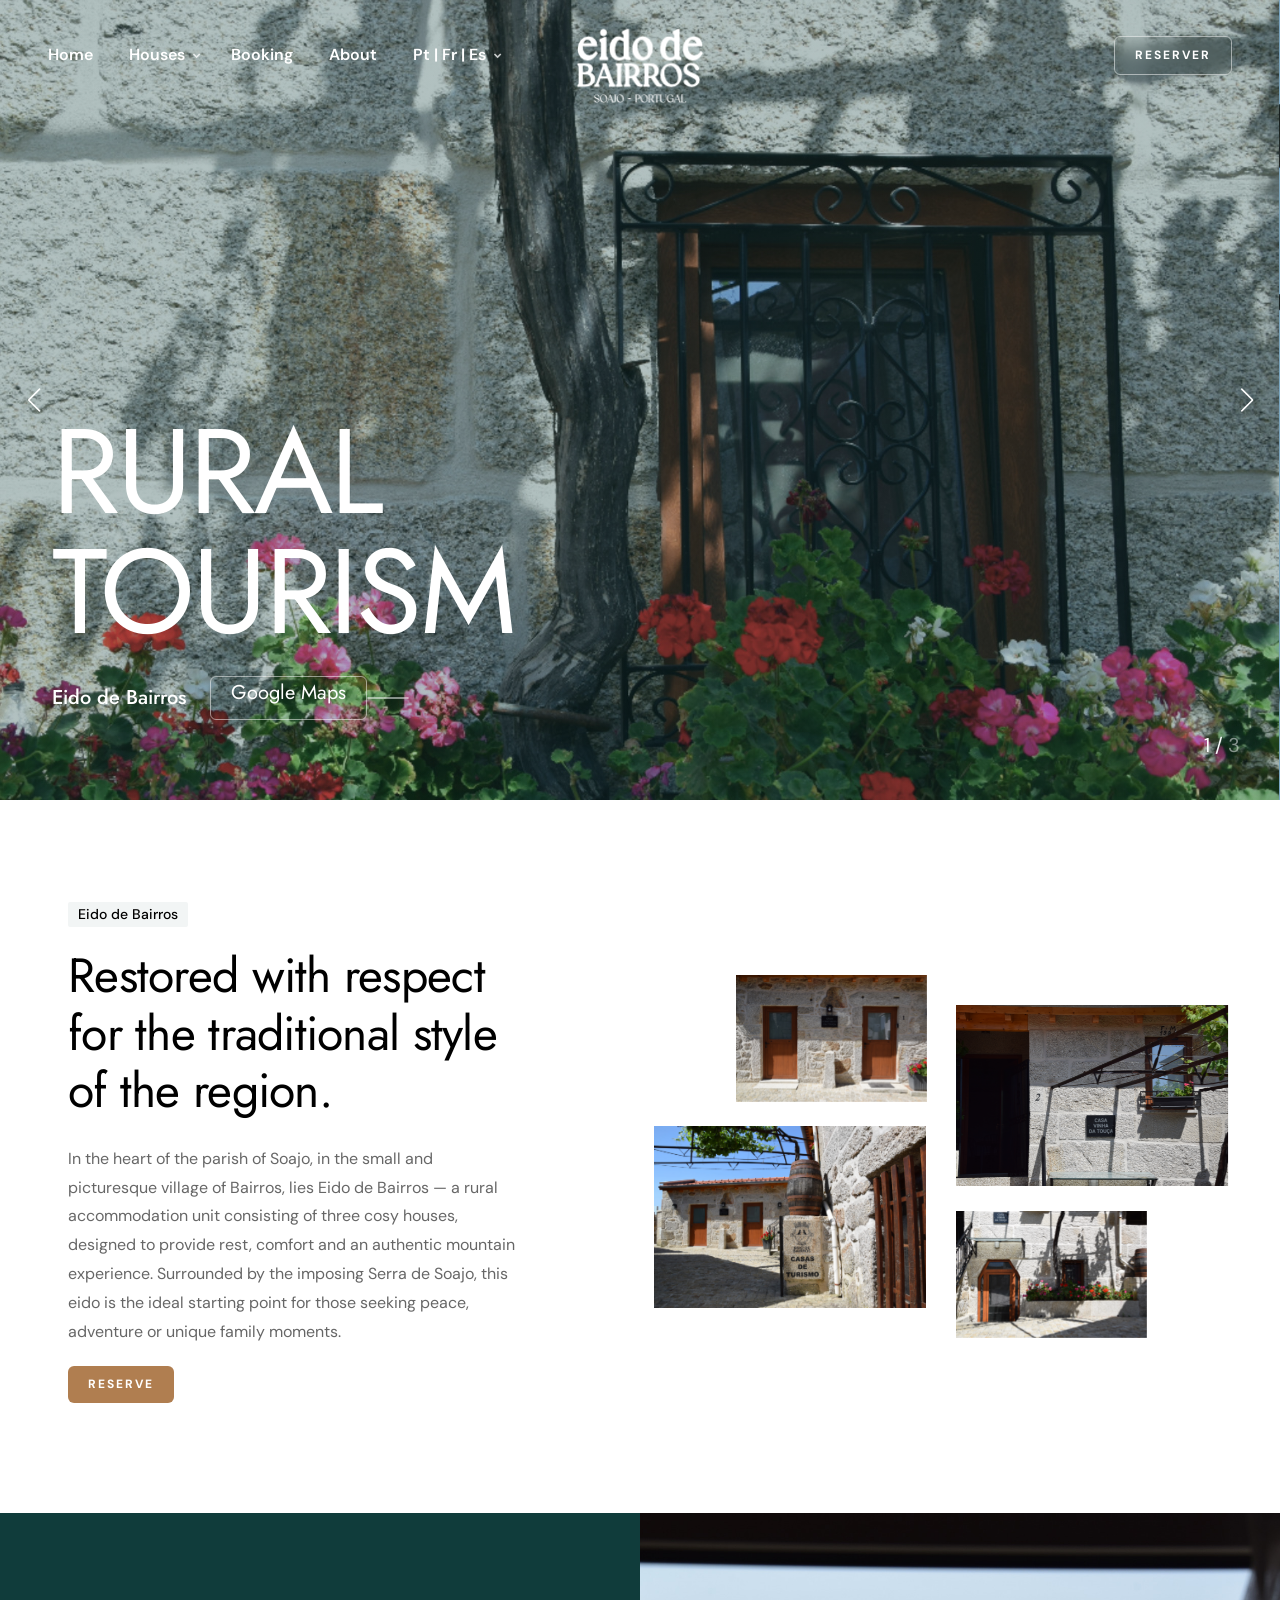
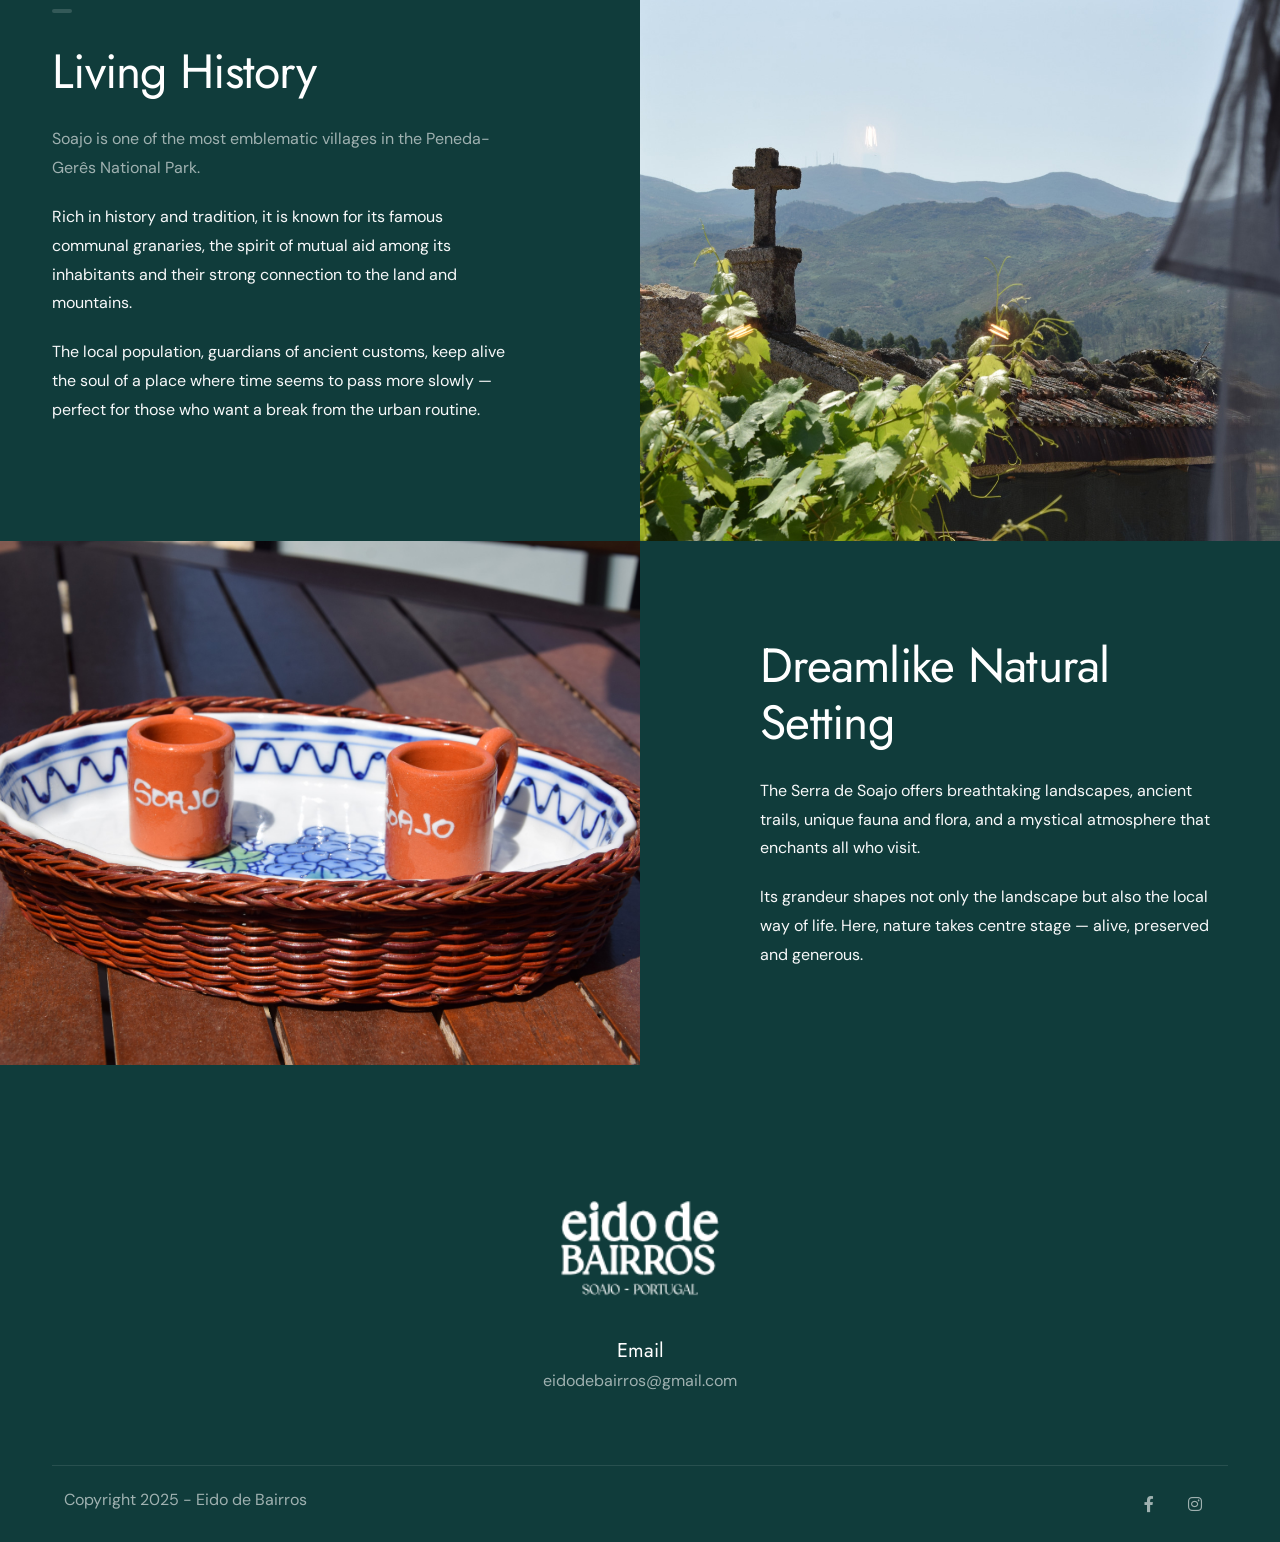
<file: index-en.html>
<!DOCTYPE html>
<html lang="zxx">

<head>
    <title>Eido de Bairros</title>
    <link rel="icon" href="images/icon.webp" type="image/gif" sizes="16x16">
    <meta content="text/html;charset=utf-8" http-equiv="Content-Type">
    <meta content="width=device-width, initial-scale=1.0" name="viewport" >
    <meta content="Eido de Bairros" name="Turismo Rural, Soajo, Parque Nacional Peneda Gerês, Lagoas, Natureza, Férias em familia" >
    <meta content="" name="keywords" >
    <meta content="" name="author" >
    <!-- CSS Files
    ================================================== -->
    <link href="css/bootstrap.min.css" rel="stylesheet" type="text/css" id="bootstrap">
    <link href="css/plugins.css" rel="stylesheet" type="text/css" >
    <link href="css/swiper.css" rel="stylesheet" type="text/css" >
    <link href="css/style.css" rel="stylesheet" type="text/css" >
    <link href="css/coloring.css" rel="stylesheet" type="text/css" >
    <!-- custom-css -->
    <link href="css/swiper-custom-1.css" rel="stylesheet" type="text/css" >
    <!-- color scheme -->
    <link id="colors" href="css/colors/scheme-01.css" rel="stylesheet" type="text/css" >

</head>

<body>

    <div id="wrapper">

        <div class="float-text show-on-scroll">
            <span><a href="#">Scroll to top</a></span>
        </div>
        <div class="scrollbar-v show-on-scroll"></div>
        
        <!-- page preloader begin -->
        <div id="de-loader"></div>
        <!-- page preloader close -->
        
        <header class="transparent logo-center">
            <div class="container-fluid px-lg-5 px-3">
                <div class="row">
                    <div class="col-lg-12">
                        <div class="de-flex">
                            <div class="col-start">
                                <ul id="mainmenu">
                                    <li><a class="menu-item" href="index.html">Home</a></li>
                                     <li><a class="menu-item" href="#">Houses</a>
                                        <ul class="mega px-lg-5">
                                            <li>
                                                <div class="container-fluid">
                                                    <div class="sb-menu p-4">
                                                        <div class="row g-3">
                                                            <div class="col-lg-2 col-md-4 col-sm-6 text-center">
                                                                <div class="relative hover text-center overflow-hidden soft-shadow">
                                                                    <a class="p-0" href="cantinhodatouca-en.html">
                                                                        <img src="images/CANTINHO-TOUCA.png" class="w-100 relative hover-scale-1-1" alt="">
                                                                    </a>
                                                                </div>
                                                                <h6 class="mt-3">House Cantinho da Touça</h6>
                                                            </div>

                                                            <div class="col-lg-2 col-md-4 col-sm-6 text-center">
                                                                <div class="relative hover text-center overflow-hidden soft-shadow">
                                                                    <a class="p-0" href="vinhadatouca-en.html">
                                                                        <img src="images/VINHA-TOUCA-T1.png" class="w-100 relative hover-scale-1-1" alt="">
                                                                    </a>
                                                                </div>
                                                                <h6 class="mt-3">House Vinha da Touça</h6>
                                                            </div>

                                                            <div class="col-lg-2 col-md-4 col-sm-6 text-center">
                                                                <div class="relative hover text-center overflow-hidden soft-shadow">
                                                                    <a class="p-0" href="vinhadatouca1-en.html">
                                                                        <img src="images/VINHA-TOUCA.png" class="w-100 relative hover-scale-1-1" alt="">
                                                                    </a>
                                                                </div>
                                                                <h6 class="mt-3">Vinha da Touça</h6>
                                                            </div>

                                                            
                                                        </div>
                                                    </div>
                                                </div>
                                            </li>
                                            
                                        </ul>
                                    </li>
                                    <li><a class="menu-item" href="reservar-en.html">Booking</a></li>
                                    <li><a class="menu-item" href="sobre-en.html">About</a></li>
                                    <li><a class="menu-item" href="#">Pt | Fr | Es</a>
                                        <ul>
                                           <li><a class="menu-item" href="index.html">Português</a></li>
                                            <li><a class="menu-item" href="index-fr.html">Français</a></li>
                                            <li><a class="menu-item" href="index-es.html">Español</a></li>
                                        </ul>
                                    </li>
                                </ul>
                                
                            </div>
                            <div class="col-center">
                                <a href="index1.html"><img src="images/LOGOTIPO-EIDOBAIRROS.png" alt="" ></a>
                            </div>
                            <div class="col-end">
                                 <div class="menu_side_area">          
                                    <a href="reservar.html" class="btn-main btn-line bg-blur fx-slide sm-hide"><span>reserver</span></a>
                                    <span id="menu-btn"></span>
                                </div>
                                

                            </div>
                            
                        </div>
                    </div>
                </div>
            </div>
        </header>

        <section id="section-hero" class="section-dark text-light no-top no-bottom relative overflow-hidden z-1000">
            <div class="abs w-80 bottom-10 z-2 w-100">
                <div class="container">
                    <div class="row">
                        <div class="col-lg-6">
                            <h1 class="fs-120 text-uppercase fs-sm-10vw mb-4 lh-1">Rural Tourism</h1>
                            <div class="d-flex align-items-center ">
                                <h4 class="fw-500 mb-0 me-4 ">Eido de Bairros</h4>
                                 <a class="btn-main btn-line fx-slide py-0 lh-1-6 fw-400 popup-gmaps " href="https://www.google.com/maps/embed?pb=!1m17!1m12!1m3!1d192.88107379776025!2d-8.26715166027788!3d41.87195947162011!2m3!1f0!2f0!3f0!3m2!1i1024!2i768!4f13.1!3m2!1m1!2zNDHCsDUyJzE5LjAiTiA4wrAxNicwMC45Ilc!5e1!3m2!1sen!2spt!4v1755627903264!5m2!1sen!2spt"><span ><h4 class="desktop-button">Google Maps</h4></span></a>
                                <a class="btn-main btn-line fx-slide py-0 lh-1-6 fw-400 popup-gmaps " href="https://maps.app.goo.gl/w9YYkphmtapB6qQ19"><span ><h4 class="mobile-button">Maps</h4></span></a>
                                                                
                            </div>
                        
                        </div>
                    </div>
                </div>
            </div>
            <div class="mh-800">
                <div class="swiper">
                  <!-- Additional required wrapper -->
                  <div class="swiper-wrapper">
                    <!-- Slides -->
                    <div class="swiper-slide">
                        <div class="swiper-inner" data-bgimage="url(images/POSTAL-01.jpg)">
                            <div class="sw-overlay op-4"></div>
                        </div>
                    </div>

                    <!-- Slides -->
                    <div class="swiper-slide">
                        <div class="swiper-inner" data-bgimage="url(images/POSTAL-02.jpg)">
                            <div class="sw-overlay op-4"></div>
                        </div>
                    </div>
<!-- Slides -->
                    <div class="swiper-slide">
                        <div class="swiper-inner" data-bgimage="url(images/POSTAL-03.jpg)">
                            <div class="sw-overlay op-4"></div>
                        </div>
                    </div>

                  </div>
                  <!-- If we need pagination -->
                  <div class="swiper-pagination"></div>

                  <!-- If we need navigation buttons -->
                  <div class="swiper-button-prev"></div>
                  <div class="swiper-button-next"></div>
                </div>
            </div>
        </section>

        <section id="section-overview">
            <div class="container">
                <div class="row g-4 align-items-center justify-content-between">

                    <div class="col-lg-5">
                        <div class="ps-lg-3">
                            <div class="subtitle wow fadeInUp" data-wow-delay=".2s">Eido de Bairros</div>
                            <h2 class="wow fadeInUp" data-wow-delay=".4s">Restored with respect for the traditional style of the region.</h2>
                            <p class="wow fadeInUp" data-wow-delay=".6s">In the heart of the parish of Soajo, in the small and picturesque village of Bairros, lies Eido de Bairros — a rural accommodation unit consisting of three cosy houses, designed to provide rest, comfort and an authentic mountain experience. Surrounded by the imposing Serra de Soajo, this eido is the ideal starting point for those seeking peace, adventure or unique family moments.</p>

                            <a class="btn-main fx-slide" href="reservar.html"><span>Reserve</span></a>
                        </div>
                    </div>

                    <div class="col-lg-6">
                        <div class="row g-4">
                            <div class="col-6">
                                <img src="images/CANTINHO-TOUCA.png" class="img-fluid mb-4 w-70 ms-30 wow scaleIn" alt="">
                                <img src="images/POSTAL-24.jpg" class="img-fluid wow scaleIn" alt="">
                            </div>
                            <div class="col-6">
                                <div class="spacer-single sm-hide"></div>
                                <img src="images/VINHA-TOUCA-T1.png" class="img-fluid mb-4 wow scaleIn" alt="">
                                <img src="images/VINHA-TOUCA.png" class="img-fluid w-70 wow scaleIn" alt="">
                            </div>
                        </div>
                    </div>

                </div>
            </div>
        </section>

        


        <section class="bg-dark section-dark text-light relative no-top no-bottom overflow-hidden">
            <div class="container-fluid position-relative half-fluid">

              <div class="container">

                <div class="row gx-5">
                  <!-- Image -->
                  <div class="col-lg-6 position-lg-absolute right-half h-100 overflow-hidden">
                    <div class="image" data-bgimage="url(images/POSTAL-22.jpg) center"></div>
                  </div>
                  <!-- Text -->
                  <div class="col-lg-6 relative z-3">
                        <div class="me-lg-5 pe-lg-5 py-5 my-5">
                            <div class="subtitle wow fadeInUp" data-wow-delay=".0s"></div>
                            <h2 class="wow fadeInUp" data-wow-delay=".2s">Living History</h2>

                            <p>Soajo is one of the most emblematic villages in the Peneda-Gerês National Park. </p>
<p></p>
Rich in history and tradition, it is known for its famous communal granaries, the spirit of mutual aid among its inhabitants and their strong connection to the land and mountains.
<p></p>
The local population, guardians of ancient customs, keep alive the soul of a place where time seems to pass more slowly — perfect for those who want a break from the urban routine.</p>
                        </div>
                  </div>
                </div>
              </div>
            </div>
        </section>

        <section class="bg-dark section-dark text-light  relative no-top no-bottom overflow-hidden">
            <div class="container-fluid position-relative half-fluid">

              <div class="container">

                <div class="row gx-5">
                  <!-- Image -->
                  <div class="col-lg-6 position-lg-absolute left-half h-100 overflow-hidden">
                    <div class="image" data-bgimage="url(images/POSTAL-16.jpg) center"></div>
                  </div>
                  <!-- Text -->
                  <div class="col-lg-6 offset-lg-6 relative z-3">
                        <div class="ms-lg-5 ps-lg-5 py-5 my-5">
                            <h2 class="wow fadeInUp" data-wow-delay=".2s">Dreamlike Natural Setting</h2>

                            <p></p>
                            The Serra de Soajo offers breathtaking landscapes, ancient trails, unique fauna and flora, and a mystical atmosphere that enchants all who visit.  <p></p>
Its grandeur shapes not only the landscape but also the local way of life. Here, nature takes centre stage — alive, preserved and generous.
                        </div>
                  </div>
                </div>
              </div>
            </div>
        </section>   
    </div>

    <!-- footer begin -->
    <footer class="section-dark">
        <div class="container">
            <div class="row gx-5 justify-content-center">
                <div class="col-lg-8">
                    <div class="text-center">
                        <img src="images/LOGOTIPO-EIDOBAIRROS.png" class="w-200px" alt="">
                        <div class="spacer-single"></div>
                        <div class="fs-16">
                         <h4 class="mb-0">Email </h4>
                            <p>eidodebairros@gmail.com</p>
                        </div>
                    </div>
                </div>                
            </div>


            
        <div class="subfooter">
            <div class="container">
                <div class="row">
                    <div class="col-md-6">
                        Copyright 2025 - Eido de Bairros
                    </div>
                    <div class="col-md-6 text-md-end">
                                <div class="social-icons mb-sm-30 text-center">
                                    <a href="https://www.facebook.com/profile.php?id=61564070338830" target="_blank"><i class="fa-brands fa-facebook-f"></i></a>
                                    <a href="https://www.instagram.com/eidodebairros_soajo/" target="_blank"><i class="fa-brands fa-instagram"></i></a>
                                </div>
                            </div>
                </div>
            </div>
        </div>
    <!-- footer end -->

    <!-- Javascript Files
    ================================================== -->
    <script src="js/vendors.js"></script>
    <script src="js/designesia.js"></script>
    <script src="js/swiper.js"></script>
    <script src="js/custom-swiper-2.js"></script>

</body>

</html>
</file>
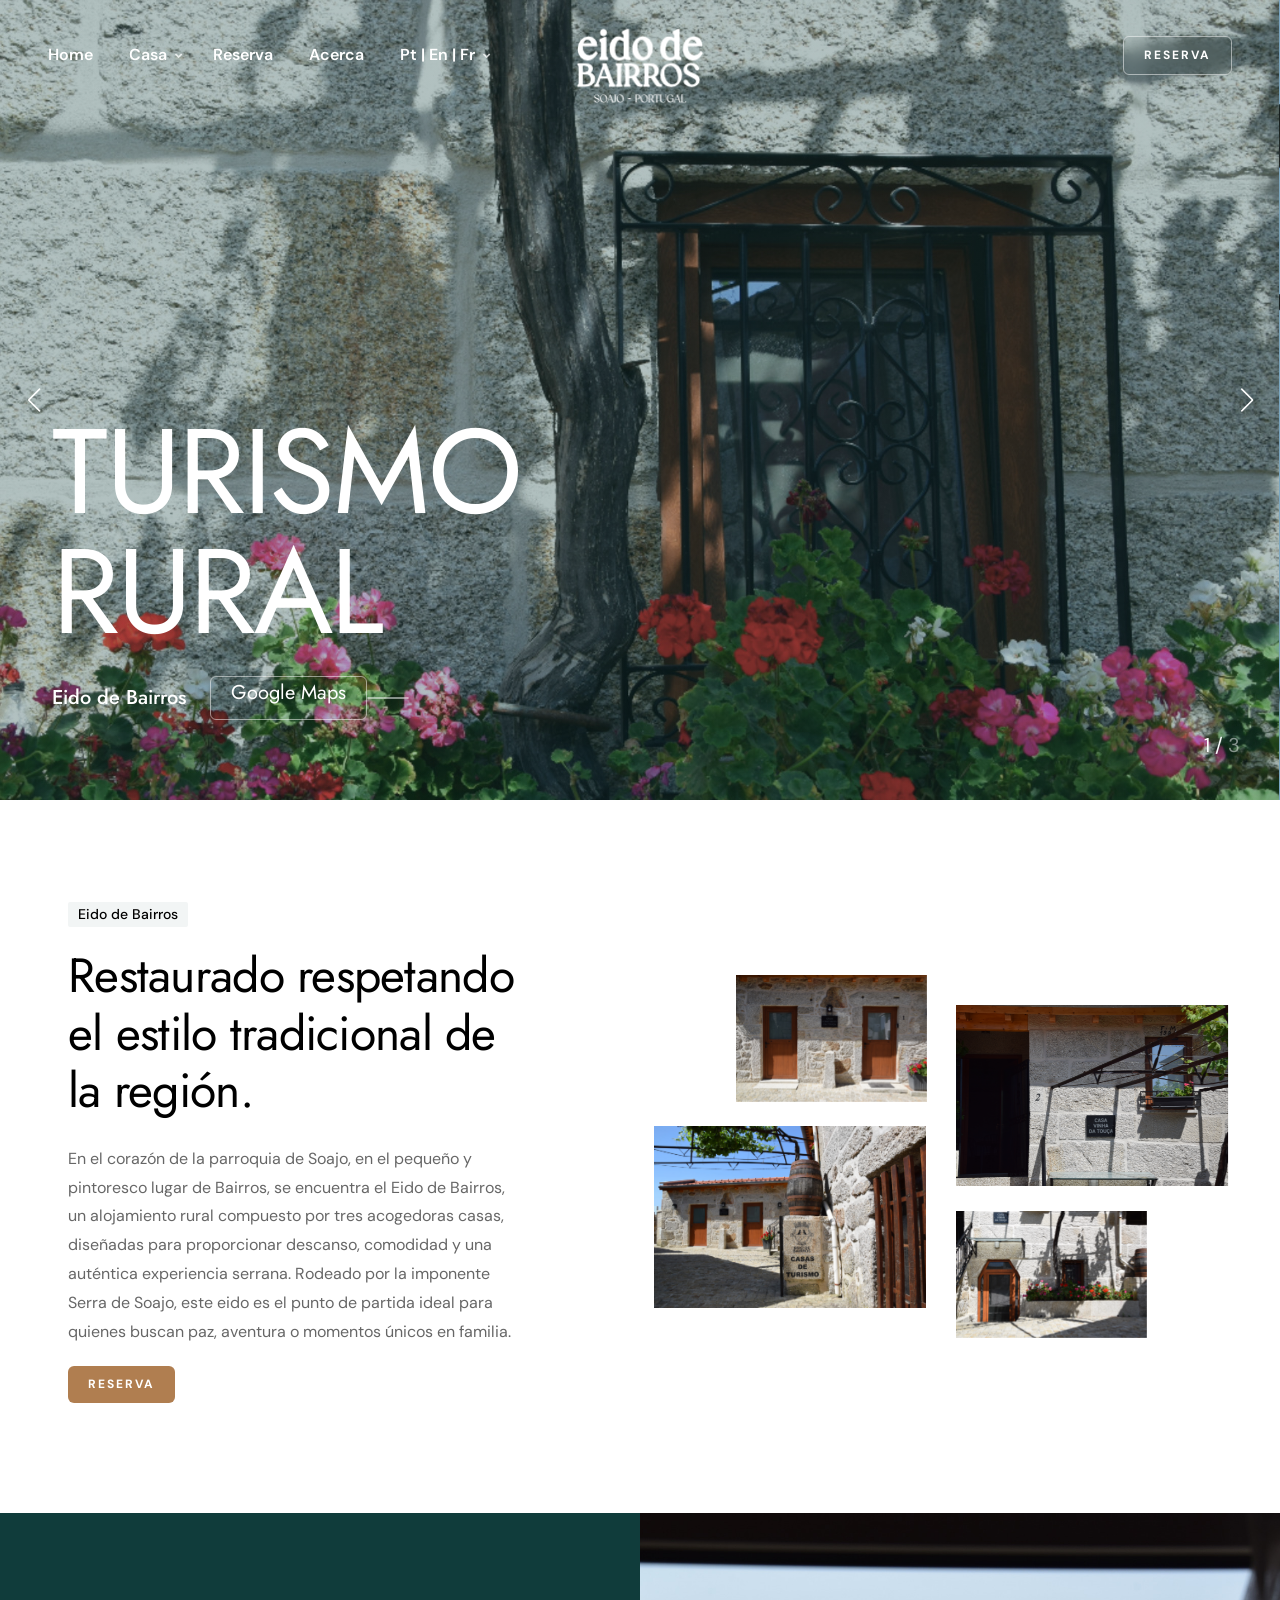
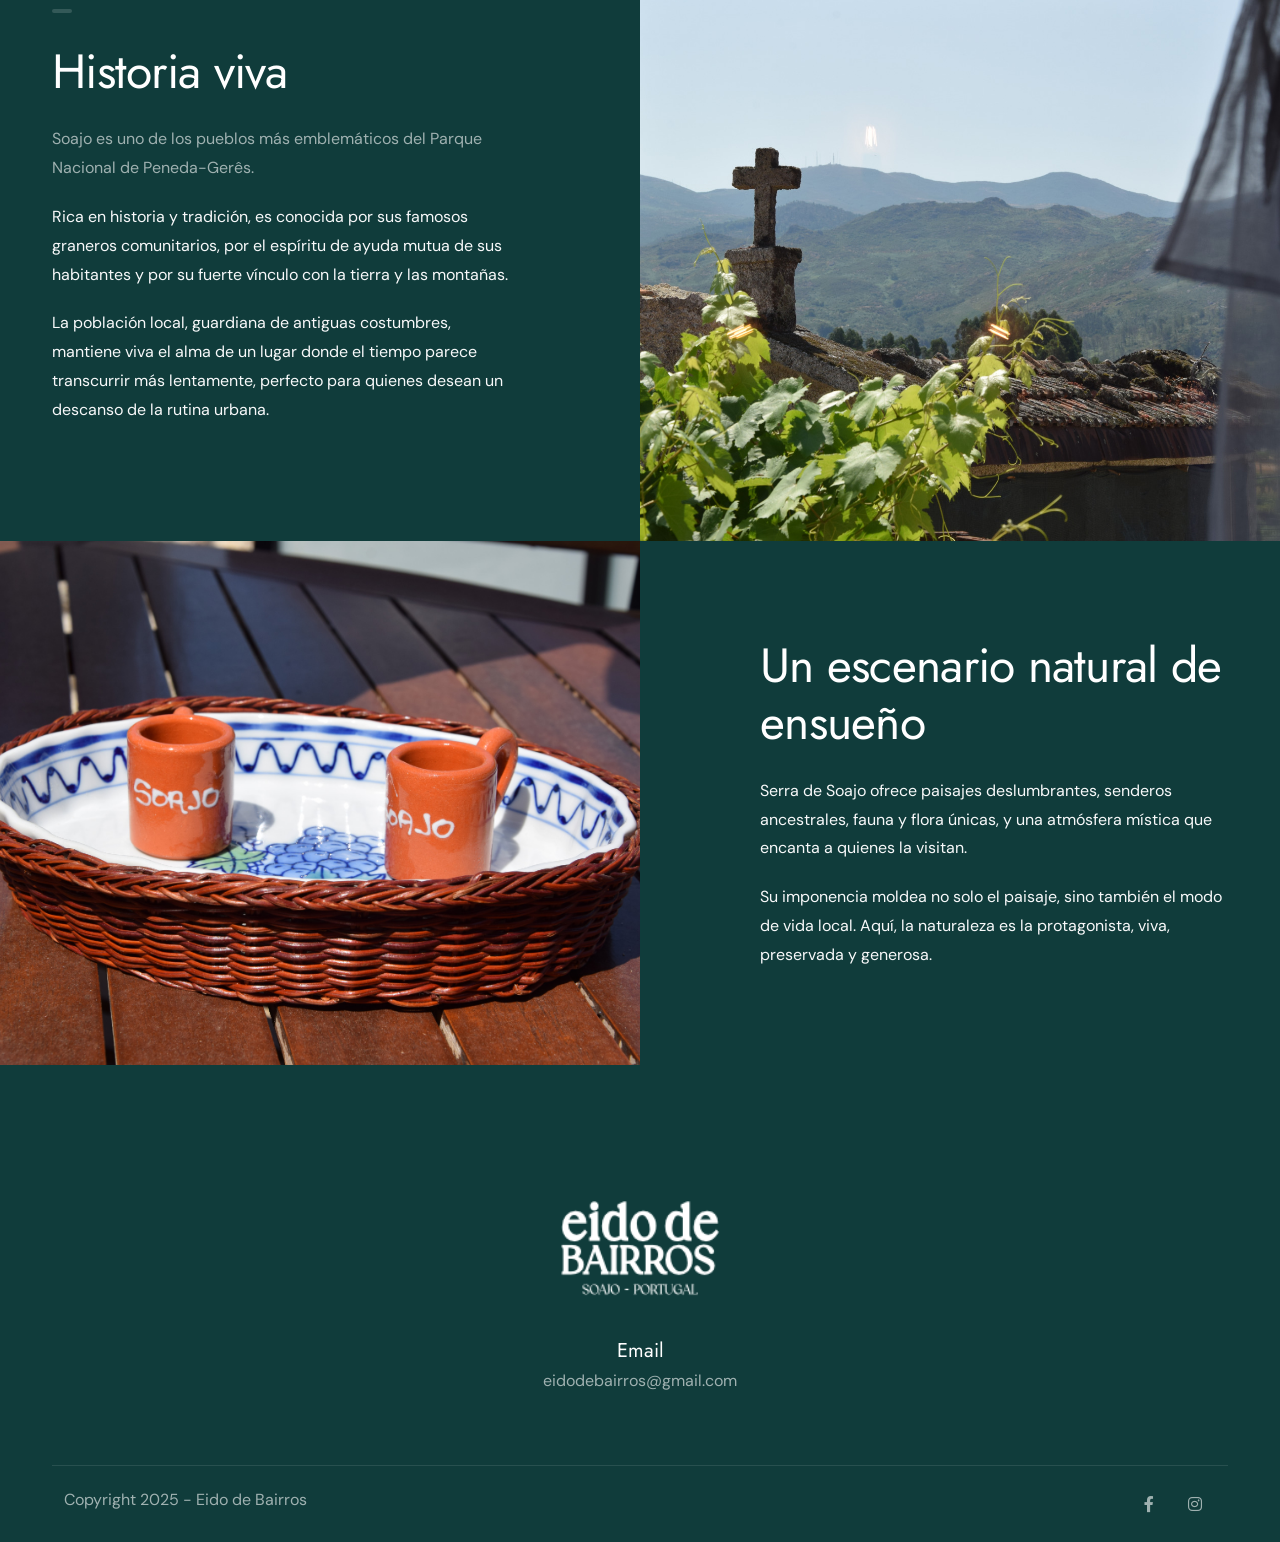
<file: index-es.html>
<!DOCTYPE html>
<html lang="es">

<head>
    <title>Eido de Bairros</title>
    <link rel="icon" href="images/icon.webp" type="image/gif" sizes="16x16">
    <meta content="text/html;charset=utf-8" http-equiv="Content-Type">
    <meta content="width=device-width, initial-scale=1.0" name="viewport" >
    <meta content="Eido de Bairros" name="Turismo Rural, Soajo, Parque Nacional Peneda Gerês, Lagoas, Natureza, Férias em familia" >
    <meta content="" name="keywords" >
    <meta content="" name="author" >
    <!-- CSS Files
    ================================================== -->
    <link href="css/bootstrap.min.css" rel="stylesheet" type="text/css" id="bootstrap">
    <link href="css/plugins.css" rel="stylesheet" type="text/css" >
    <link href="css/swiper.css" rel="stylesheet" type="text/css" >
    <link href="css/style.css" rel="stylesheet" type="text/css" >
    <link href="css/coloring.css" rel="stylesheet" type="text/css" >
    <!-- custom-css -->
    <link href="css/swiper-custom-1.css" rel="stylesheet" type="text/css" >
    <!-- color scheme -->
    <link id="colors" href="css/colors/scheme-01.css" rel="stylesheet" type="text/css" >

</head>

<body>

    <div id="wrapper">

        <div class="float-text show-on-scroll">
            <span><a href="#">Scroll to top</a></span>
        </div>
        <div class="scrollbar-v show-on-scroll"></div>
        
        <!-- page preloader begin -->
        <div id="de-loader"></div>
        <!-- page preloader close -->
        
        <header class="transparent logo-center">
            <div class="container-fluid px-lg-5 px-3">
                <div class="row">
                    <div class="col-lg-12">
                        <div class="de-flex">
                            <div class="col-start">
                                <ul id="mainmenu">
                                    <li><a class="menu-item" href="index-es.html">Home</a></li>
                                     <li><a class="menu-item" href="#">Casa</a>
                                        <ul class="mega px-lg-5">
                                            <li>
                                                <div class="container-fluid">
                                                    <div class="sb-menu p-4">
                                                        <div class="row g-3">
                                                            <div class="col-lg-2 col-md-4 col-sm-6 text-center">
                                                                <div class="relative hover text-center overflow-hidden soft-shadow">
                                                                    <a class="p-0" href="cantinhodatouca-es.html">
                                                                        <img src="images/CANTINHO-TOUCA.png" class="w-100 relative hover-scale-1-1" alt="">
                                                                    </a>
                                                                </div>
                                                                <h6 class="mt-3">Casa Cantinho da Touça</h6>
                                                            </div>

                                                            <div class="col-lg-2 col-md-4 col-sm-6 text-center">
                                                                <div class="relative hover text-center overflow-hidden soft-shadow">
                                                                    <a class="p-0" href="vinhadatouca-es.html">
                                                                        <img src="images/VINHA-TOUCA-T1.png" class="w-100 relative hover-scale-1-1" alt="">
                                                                    </a>
                                                                </div>
                                                                <h6 class="mt-3">Casa Vinha da Touça</h6>
                                                            </div>

                                                            <div class="col-lg-2 col-md-4 col-sm-6 text-center">
                                                                <div class="relative hover text-center overflow-hidden soft-shadow">
                                                                    <a class="p-0" href="vinhadatouca1-es.html">
                                                                        <img src="images/VINHA-TOUCA.png" class="w-100 relative hover-scale-1-1" alt="">
                                                                    </a>
                                                                </div>
                                                                <h6 class="mt-3">Vinha da Touça</h6>
                                                            </div>

                                                            
                                                        </div>
                                                    </div>
                                                </div>
                                            </li>
                                            
                                        </ul>
                                    </li>
                                    <li><a class="menu-item" href="reservar-es.html">Reserva</a></li>
                                    <li><a class="menu-item" href="sobre-es.html">Acerca</a></li>
                                    <li><a class="menu-item" href="#">Pt | En | Fr</a>
                                        <ul>
                                           <li><a class="menu-item" href="index.html">Português</a></li>
                                            <li><a class="menu-item" href="index-en.html">English</a></li>
                                            <li><a class="menu-item" href="index-fr.html">Francais</a></li>
                                        </ul>
                                    </li>
                                </ul>
                                
                            </div>
                            <div class="col-center">
                                <a href="index-es.html"><img src="images/LOGOTIPO-EIDOBAIRROS.png" alt="" ></a>
                            </div>
                            <div class="col-end">
                                 <div class="menu_side_area">          
                                    <a href="reservar.html" class="btn-main btn-line bg-blur fx-slide sm-hide"><span>Reserva</span></a>
                                    <span id="menu-btn"></span>
                                </div>
                                

                            </div>
                            
                        </div>
                    </div>
                </div>
            </div>
        </header>

        <section id="section-hero" class="section-dark text-light no-top no-bottom relative overflow-hidden z-1000">
            <div class="abs w-80 bottom-10 z-2 w-100">
                <div class="container">
                    <div class="row">
                        <div class="col-lg-6">
                            <h1 class="fs-120 text-uppercase fs-sm-10vw mb-4 lh-1">Turismo Rural</h1>
                            <div class="d-flex align-items-center">
                                <h4 class="fw-500 mb-0 me-4 ">Eido de Bairros</h4>
                                 <a class="btn-main btn-line fx-slide py-0 lh-1-6 fw-400 popup-gmaps " href="https://www.google.com/maps/embed?pb=!1m17!1m12!1m3!1d192.88107379776025!2d-8.26715166027788!3d41.87195947162011!2m3!1f0!2f0!3f0!3m2!1i1024!2i768!4f13.1!3m2!1m1!2zNDHCsDUyJzE5LjAiTiA4wrAxNicwMC45Ilc!5e1!3m2!1sen!2spt!4v1755627903264!5m2!1sen!2spt"><span ><h4 class="desktop-button">Google Maps</h4></span></a>
                                <a class="btn-main btn-line fx-slide py-0 lh-1-6 fw-400 popup-gmaps " href="https://maps.app.goo.gl/w9YYkphmtapB6qQ19"><span ><h4 class="mobile-button">Maps</h4></span></a>
                            </div>
                        
                        </div>
                    </div>
                </div>
            </div>
            <div class="mh-800">
                <div class="swiper">
                  <!-- Additional required wrapper -->
                  <div class="swiper-wrapper">
                    <!-- Slides -->
                    <div class="swiper-slide">
                        <div class="swiper-inner" data-bgimage="url(images/POSTAL-01.jpg)">
                            <div class="sw-overlay op-4"></div>
                        </div>
                    </div>

                    <!-- Slides -->
                    <div class="swiper-slide">
                        <div class="swiper-inner" data-bgimage="url(images/POSTAL-02.jpg)">
                            <div class="sw-overlay op-4"></div>
                        </div>
                    </div>
<!-- Slides -->
                    <div class="swiper-slide">
                        <div class="swiper-inner" data-bgimage="url(images/POSTAL-03.jpg)">
                            <div class="sw-overlay op-4"></div>
                        </div>
                    </div>

                  </div>
                  <!-- If we need pagination -->
                  <div class="swiper-pagination"></div>

                  <!-- If we need navigation buttons -->
                  <div class="swiper-button-prev"></div>
                  <div class="swiper-button-next"></div>
                </div>
            </div>
        </section>

        <section id="section-overview">
            <div class="container">
                <div class="row g-4 align-items-center justify-content-between">

                    <div class="col-lg-5">
                        <div class="ps-lg-3">
                            <div class="subtitle wow fadeInUp" data-wow-delay=".2s">Eido de Bairros</div>
                            <h2 class="wow fadeInUp" data-wow-delay=".4s">Restaurado respetando el estilo tradicional de la región.</h2>
                            <p class="wow fadeInUp" data-wow-delay=".6s">En el corazón de la parroquia de Soajo, en el pequeño y pintoresco lugar de Bairros, se encuentra el Eido de Bairros, un alojamiento rural compuesto por tres acogedoras casas, diseñadas para proporcionar descanso, comodidad y una auténtica experiencia serrana. Rodeado por la imponente Serra de Soajo, este eido es el punto de partida ideal para quienes buscan paz, aventura o momentos únicos en familia.</p>

                            <a class="btn-main fx-slide" href="reservar.html"><span>Reserva</span></a>
                        </div>
                    </div>

                    <div class="col-lg-6">
                        <div class="row g-4">
                            <div class="col-6">
                                <img src="images/CANTINHO-TOUCA.png" class="img-fluid mb-4 w-70 ms-30 wow scaleIn" alt="">
                                <img src="images/POSTAL-24.jpg" class="img-fluid wow scaleIn" alt="">
                            </div>
                            <div class="col-6">
                                <div class="spacer-single sm-hide"></div>
                                <img src="images/VINHA-TOUCA-T1.png" class="img-fluid mb-4 wow scaleIn" alt="">
                                <img src="images/VINHA-TOUCA.png" class="img-fluid w-70 wow scaleIn" alt="">
                            </div>
                        </div>
                    </div>

                </div>
            </div>
        </section>

        


        <section class="bg-dark section-dark text-light relative no-top no-bottom overflow-hidden">
            <div class="container-fluid position-relative half-fluid">

              <div class="container">

                <div class="row gx-5">
                  <!-- Image -->
                  <div class="col-lg-6 position-lg-absolute right-half h-100 overflow-hidden">
                    <div class="image" data-bgimage="url(images/POSTAL-22.jpg) center"></div>
                  </div>
                  <!-- Text -->
                  <div class="col-lg-6 relative z-3">
                        <div class="me-lg-5 pe-lg-5 py-5 my-5">
                            <div class="subtitle wow fadeInUp" data-wow-delay=".0s"></div>
                            <h2 class="wow fadeInUp" data-wow-delay=".2s">Historia viva</h2>

                            <p>Soajo es uno de los pueblos más emblemáticos del Parque Nacional de Peneda-Gerês. </p>
<p></p>
Rica en historia y tradición, es conocida por sus famosos graneros comunitarios, por el espíritu de ayuda mutua de sus habitantes y por su fuerte vínculo con la tierra y las montañas.
<p></p>
La población local, guardiana de antiguas costumbres, mantiene viva el alma de un lugar donde el tiempo parece transcurrir más lentamente, perfecto para quienes desean un descanso de la rutina urbana.</p>
                        </div>
                  </div>
                </div>
              </div>
            </div>
        </section>

        <section class="bg-dark section-dark text-light  relative no-top no-bottom overflow-hidden">
            <div class="container-fluid position-relative half-fluid">

              <div class="container">

                <div class="row gx-5">
                  <!-- Image -->
                  <div class="col-lg-6 position-lg-absolute left-half h-100 overflow-hidden">
                    <div class="image" data-bgimage="url(images/POSTAL-16.jpg) center"></div>
                  </div>
                  <!-- Text -->
                  <div class="col-lg-6 offset-lg-6 relative z-3">
                        <div class="ms-lg-5 ps-lg-5 py-5 my-5">
                            <h2 class="wow fadeInUp" data-wow-delay=".2s">Un escenario natural de ensueño</h2>

                            <p></p>
                            Serra de Soajo ofrece paisajes deslumbrantes, senderos ancestrales, fauna y flora únicas, y una atmósfera mística que encanta a quienes la visitan.  <p></p>
Su imponencia moldea no solo el paisaje, sino también el modo de vida local. Aquí, la naturaleza es la protagonista, viva, preservada y generosa.
                        </div>
                  </div>
                </div>
              </div>
            </div>
        </section>   
    </div>

    <!-- footer begin -->
    <footer class="section-dark">
        <div class="container">
            <div class="row gx-5 justify-content-center">
                <div class="col-lg-8">
                    <div class="text-center">
                        <img src="images/LOGOTIPO-EIDOBAIRROS.png" class="w-200px" alt="">
                        <div class="spacer-single"></div>
                        <div class="fs-16">
                         <h4 class="mb-0">Email </h4>
                            <p>eidodebairros@gmail.com</p>
                        </div>
                    </div>
                </div>                
            </div>


            
        <div class="subfooter">
            <div class="container">
                <div class="row">
                    <div class="col-md-6">
                        Copyright 2025 - Eido de Bairros
                    </div>
                    <div class="col-md-6 text-md-end">
                                <div class="social-icons mb-sm-30 text-center">
                                    <a href="https://www.facebook.com/profile.php?id=61564070338830" target="_blank"><i class="fa-brands fa-facebook-f"></i></a>
                                    <a href="https://www.instagram.com/eidodebairros_soajo/" target="_blank"><i class="fa-brands fa-instagram"></i></a>
                                </div>
                            </div>
                </div>
            </div>
        </div>
    <!-- footer end -->

    <!-- Javascript Files
    ================================================== -->
    <script src="js/vendors.js"></script>
    <script src="js/designesia.js"></script>
    <script src="js/swiper.js"></script>
    <script src="js/custom-swiper-2.js"></script>

</body>

</html>
</file>
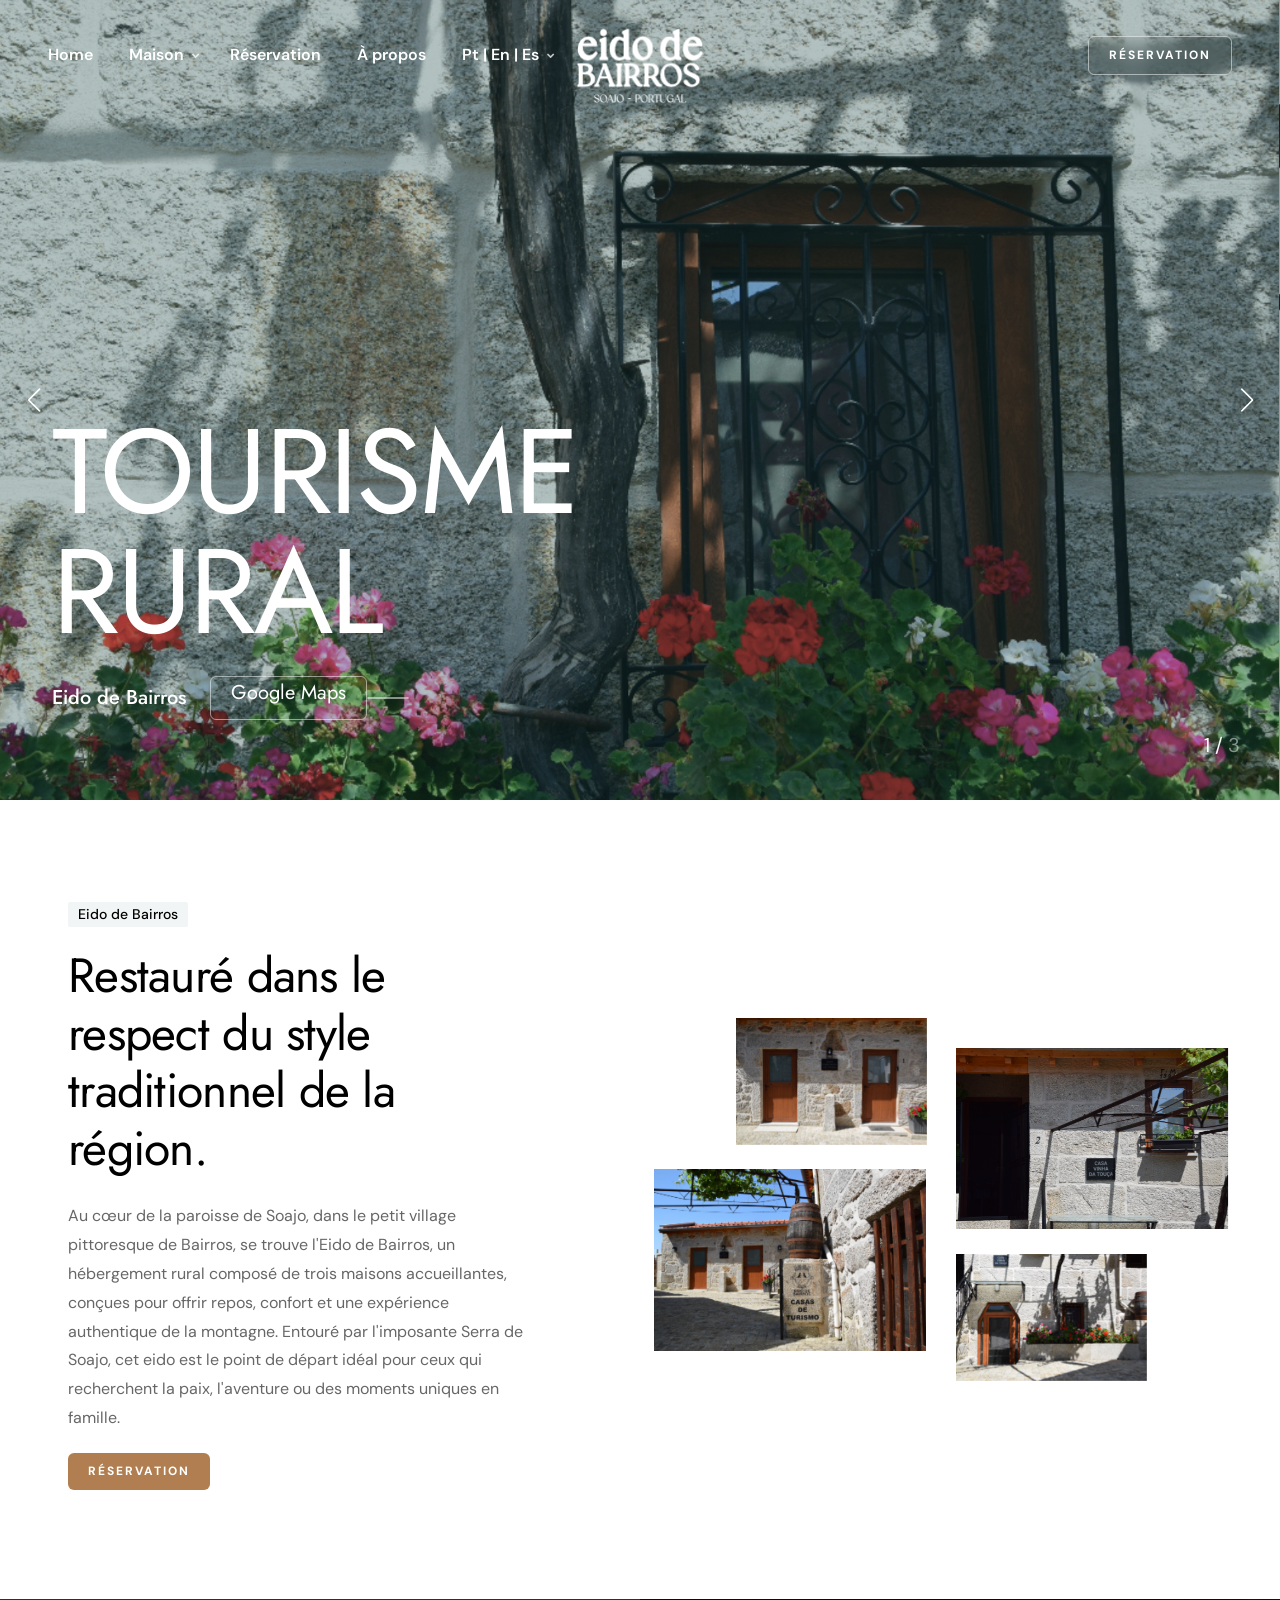
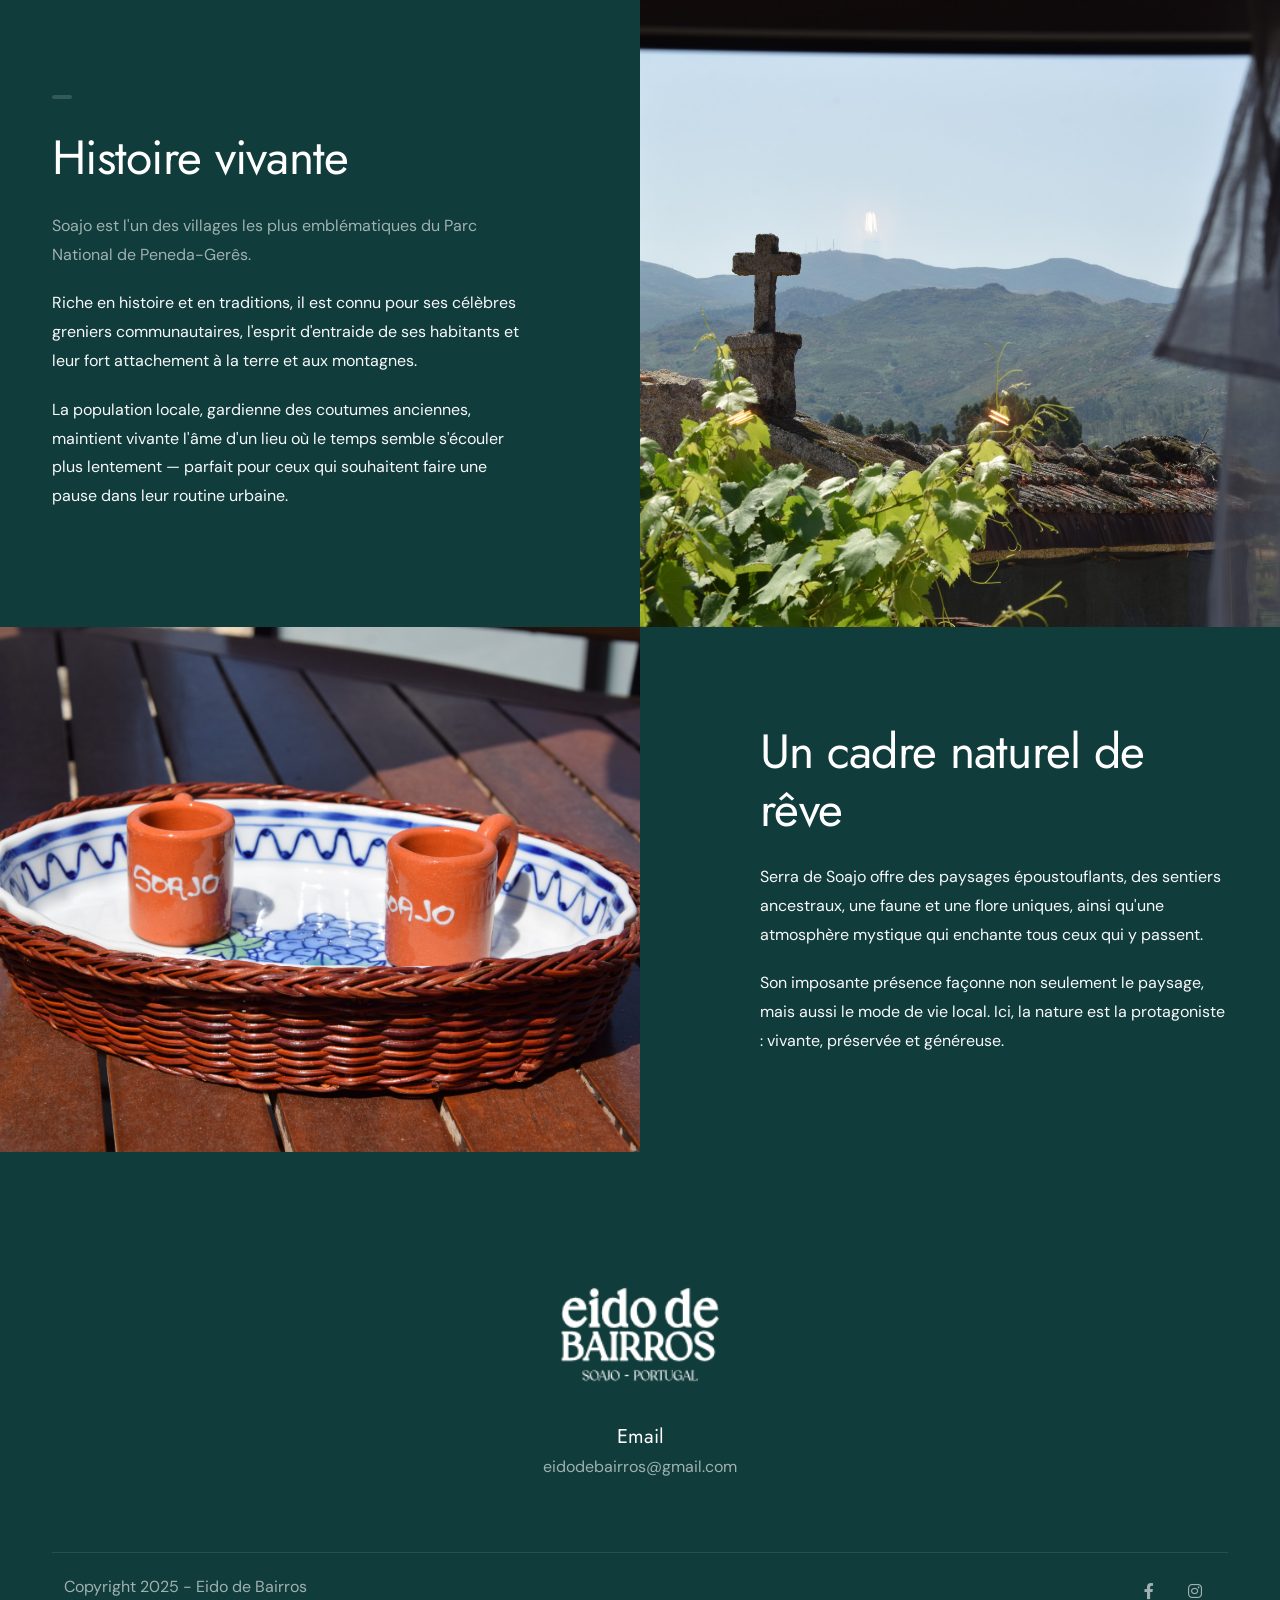
<file: index-fr.html>
<!DOCTYPE html>
<html lang="fr">

<head>
    <title>Eido de Bairros</title>
    <link rel="icon" href="images/icon.webp" type="image/gif" sizes="16x16">
    <meta content="text/html;charset=utf-8" http-equiv="Content-Type">
    <meta content="width=device-width, initial-scale=1.0" name="viewport" >
    <meta content="Eido de Bairros" name="Turismo Rural, Soajo, Parque Nacional Peneda Gerês, Lagoas, Natureza, Férias em familia" >
    <meta content="" name="keywords" >
    <meta content="" name="author" >
    <!-- CSS Files
    ================================================== -->
    <link href="css/bootstrap.min.css" rel="stylesheet" type="text/css" id="bootstrap">
    <link href="css/plugins.css" rel="stylesheet" type="text/css" >
    <link href="css/swiper.css" rel="stylesheet" type="text/css" >
    <link href="css/style.css" rel="stylesheet" type="text/css" >
    <link href="css/coloring.css" rel="stylesheet" type="text/css" >
    <!-- custom-css -->
    <link href="css/swiper-custom-1.css" rel="stylesheet" type="text/css" >
    <!-- color scheme -->
    <link id="colors" href="css/colors/scheme-01.css" rel="stylesheet" type="text/css" >

</head>

<body>

    <div id="wrapper">

        <div class="float-text show-on-scroll">
            <span><a href="#">Scroll to top</a></span>
        </div>
        <div class="scrollbar-v show-on-scroll"></div>
        
        <!-- page preloader begin -->
        <div id="de-loader"></div>
        <!-- page preloader close -->
        
        <header class="transparent logo-center">
            <div class="container-fluid px-lg-5 px-3">
                <div class="row">
                    <div class="col-lg-12">
                        <div class="de-flex">
                            <div class="col-start">
                                <ul id="mainmenu">
                                    <li><a class="menu-item" href="index-fr.html">Home</a></li>
                                     <li><a class="menu-item" href="#">Maison</a>
                                        <ul class="mega px-lg-5">
                                            <li>
                                                <div class="container-fluid">
                                                    <div class="sb-menu p-4">
                                                        <div class="row g-3">
                                                            <div class="col-lg-2 col-md-4 col-sm-6 text-center">
                                                                <div class="relative hover text-center overflow-hidden soft-shadow">
                                                                    <a class="p-0" href="cantinhodatouca-fr.html">
                                                                        <img src="images/CANTINHO-TOUCA.png" class="w-100 relative hover-scale-1-1" alt="">
                                                                    </a>
                                                                </div>
                                                                <h6 class="mt-3">Maison Cantinho da Touça</h6>
                                                            </div>

                                                            <div class="col-lg-2 col-md-4 col-sm-6 text-center">
                                                                <div class="relative hover text-center overflow-hidden soft-shadow">
                                                                    <a class="p-0" href="vinhadatouca-fr.html">
                                                                        <img src="images/VINHA-TOUCA-T1.png" class="w-100 relative hover-scale-1-1" alt="">
                                                                    </a>
                                                                </div>
                                                                <h6 class="mt-3">Maison Vinha da Touça</h6>
                                                            </div>

                                                            <div class="col-lg-2 col-md-4 col-sm-6 text-center">
                                                                <div class="relative hover text-center overflow-hidden soft-shadow">
                                                                    <a class="p-0" href="vinhadatouca1-fr.html">
                                                                        <img src="images/VINHA-TOUCA.png" class="w-100 relative hover-scale-1-1" alt="">
                                                                    </a>
                                                                </div>
                                                                <h6 class="mt-3">Vinha da Touça</h6>
                                                            </div>

                                                            
                                                        </div>
                                                    </div>
                                                </div>
                                            </li>
                                            
                                        </ul>
                                    </li>
                                    <li><a class="menu-item" href="reservar-fr.html">Réservation</a></li>
                                    <li><a class="menu-item" href="sobre-fr.html">À propos
</a></li>
                                    <li><a class="menu-item" href="#">Pt | En | Es</a>
                                        <ul>
                                           <li><a class="menu-item" href="index.html">Português</a></li>
                                            <li><a class="menu-item" href="index-fr.html">English</a></li>
                                            <li><a class="menu-item" href="index-es.html">Español</a></li>
                                        </ul>
                                    </li>
                                </ul>
                                
                            </div>
                            <div class="col-center">
                                <a href="index1.html"><img src="images/LOGOTIPO-EIDOBAIRROS.png" alt="" ></a>
                            </div>
                            <div class="col-end">
                                 <div class="menu_side_area">          
                                    <a href="reservar.html" class="btn-main btn-line bg-blur fx-slide sm-hide"><span>Réservation</span></a>
                                    <span id="menu-btn"></span>
                                </div>
                                

                            </div>
                            
                        </div>
                    </div>
                </div>
            </div>
        </header>

        <section id="section-hero" class="section-dark text-light no-top no-bottom relative overflow-hidden z-1000">
            <div class="abs w-80 bottom-10 z-2 w-100">
                <div class="container">
                    <div class="row">
                        <div class="col-lg-6">
                            <h1 class="fs-120 text-uppercase fs-sm-10vw mb-4 lh-1">Tourisme rural</h1>
                            <div class="d-flex align-items-center">
                               <h4 class="fw-500 mb-0 me-4 ">Eido de Bairros</h4>
                                 <a class="btn-main btn-line fx-slide py-0 lh-1-6 fw-400 popup-gmaps " href="https://www.google.com/maps/embed?pb=!1m17!1m12!1m3!1d192.88107379776025!2d-8.26715166027788!3d41.87195947162011!2m3!1f0!2f0!3f0!3m2!1i1024!2i768!4f13.1!3m2!1m1!2zNDHCsDUyJzE5LjAiTiA4wrAxNicwMC45Ilc!5e1!3m2!1sen!2spt!4v1755627903264!5m2!1sen!2spt"><span ><h4 class="desktop-button">Google Maps</h4></span></a>
                                <a class="btn-main btn-line fx-slide py-0 lh-1-6 fw-400 popup-gmaps " href="https://maps.app.goo.gl/w9YYkphmtapB6qQ19"><span ><h4 class="mobile-button">Maps</h4></span></a>
                            </div>
                        
                        </div>
                    </div>
                </div>
            </div>
            <div class="mh-800">
                <div class="swiper">
                  <!-- Additional required wrapper -->
                  <div class="swiper-wrapper">
                    <!-- Slides -->
                    <div class="swiper-slide">
                        <div class="swiper-inner" data-bgimage="url(images/POSTAL-01.jpg)">
                            <div class="sw-overlay op-4"></div>
                        </div>
                    </div>

                    <!-- Slides -->
                    <div class="swiper-slide">
                        <div class="swiper-inner" data-bgimage="url(images/POSTAL-02.jpg)">
                            <div class="sw-overlay op-4"></div>
                        </div>
                    </div>
<!-- Slides -->
                    <div class="swiper-slide">
                        <div class="swiper-inner" data-bgimage="url(images/POSTAL-03.jpg)">
                            <div class="sw-overlay op-4"></div>
                        </div>
                    </div>

                  </div>
                  <!-- If we need pagination -->
                  <div class="swiper-pagination"></div>

                  <!-- If we need navigation buttons -->
                  <div class="swiper-button-prev"></div>
                  <div class="swiper-button-next"></div>
                </div>
            </div>
        </section>

        <section id="section-overview">
            <div class="container">
                <div class="row g-4 align-items-center justify-content-between">

                    <div class="col-lg-5">
                        <div class="ps-lg-3">
                            <div class="subtitle wow fadeInUp" data-wow-delay=".2s">Eido de Bairros</div>
                            <h2 class="wow fadeInUp" data-wow-delay=".4s">Restauré dans le respect du style traditionnel de la région.</h2>
                            <p class="wow fadeInUp" data-wow-delay=".6s">Au cœur de la paroisse de Soajo, dans le petit village pittoresque de Bairros, se trouve l'Eido de Bairros, un hébergement rural composé de trois maisons accueillantes, conçues pour offrir repos, confort et une expérience authentique de la montagne. Entouré par l'imposante Serra de Soajo, cet eido est le point de départ idéal pour ceux qui recherchent la paix, l'aventure ou des moments uniques en famille.</p>

                            <a class="btn-main fx-slide" href="reservar.html"><span>Réservation</span></a>
                        </div>
                    </div>

                    <div class="col-lg-6">
                        <div class="row g-4">
                            <div class="col-6">
                                <img src="images/CANTINHO-TOUCA.png" class="img-fluid mb-4 w-70 ms-30 wow scaleIn" alt="">
                                <img src="images/POSTAL-24.jpg" class="img-fluid wow scaleIn" alt="">
                            </div>
                            <div class="col-6">
                                <div class="spacer-single sm-hide"></div>
                                <img src="images/VINHA-TOUCA-T1.png" class="img-fluid mb-4 wow scaleIn" alt="">
                                <img src="images/VINHA-TOUCA.png" class="img-fluid w-70 wow scaleIn" alt="">
                            </div>
                        </div>
                    </div>

                </div>
            </div>
        </section>

        


        <section class="bg-dark section-dark text-light relative no-top no-bottom overflow-hidden">
            <div class="container-fluid position-relative half-fluid">

              <div class="container">

                <div class="row gx-5">
                  <!-- Image -->
                  <div class="col-lg-6 position-lg-absolute right-half h-100 overflow-hidden">
                    <div class="image" data-bgimage="url(images/POSTAL-22.jpg) center"></div>
                  </div>
                  <!-- Text -->
                  <div class="col-lg-6 relative z-3">
                        <div class="me-lg-5 pe-lg-5 py-5 my-5">
                            <div class="subtitle wow fadeInUp" data-wow-delay=".0s"></div>
                            <h2 class="wow fadeInUp" data-wow-delay=".2s">Histoire vivante</h2>

                            <p>Soajo est l'un des villages les plus emblématiques du Parc National de Peneda-Gerês. </p>
<p></p>
Riche en histoire et en traditions, il est connu pour ses célèbres greniers communautaires, l'esprit d'entraide de ses habitants et leur fort attachement à la terre et aux montagnes.
<p></p>
La population locale, gardienne des coutumes anciennes, maintient vivante l'âme d'un lieu où le temps semble s'écouler plus lentement — parfait pour ceux qui souhaitent faire une pause dans leur routine urbaine.</p>
                        </div>
                  </div>
                </div>
              </div>
            </div>
        </section>

        <section class="bg-dark section-dark text-light  relative no-top no-bottom overflow-hidden">
            <div class="container-fluid position-relative half-fluid">

              <div class="container">

                <div class="row gx-5">
                  <!-- Image -->
                  <div class="col-lg-6 position-lg-absolute left-half h-100 overflow-hidden">
                    <div class="image" data-bgimage="url(images/POSTAL-16.jpg) center"></div>
                  </div>
                  <!-- Text -->
                  <div class="col-lg-6 offset-lg-6 relative z-3">
                        <div class="ms-lg-5 ps-lg-5 py-5 my-5">
                            <h2 class="wow fadeInUp" data-wow-delay=".2s">Un cadre naturel de rêve</h2>

                            <p></p>
                            Serra de Soajo offre des paysages époustouflants, des sentiers ancestraux, une faune et une flore uniques, ainsi qu'une atmosphère mystique qui enchante tous ceux qui y passent.  <p></p>
Son imposante présence façonne non seulement le paysage, mais aussi le mode de vie local. Ici, la nature est la protagoniste : vivante, préservée et généreuse.
                        </div>
                  </div>
                </div>
              </div>
            </div>
        </section>   
    </div>

    <!-- footer begin -->
    <footer class="section-dark">
        <div class="container">
            <div class="row gx-5 justify-content-center">
                <div class="col-lg-8">
                    <div class="text-center">
                        <img src="images/LOGOTIPO-EIDOBAIRROS.png" class="w-200px" alt="">
                        <div class="spacer-single"></div>
                        <div class="fs-16">
                         <h4 class="mb-0">Email </h4>
                            <p>eidodebairros@gmail.com</p>
                        </div>
                    </div>
                </div>                
            </div>


            
        <div class="subfooter">
            <div class="container">
                <div class="row">
                    <div class="col-md-6">
                        Copyright 2025 - Eido de Bairros
                    </div>
                    <div class="col-md-6 text-md-end">
                                <div class="social-icons mb-sm-30 text-center">
                                    <a href="https://www.facebook.com/profile.php?id=61564070338830" target="_blank"><i class="fa-brands fa-facebook-f"></i></a>
                                    <a href="https://www.instagram.com/eidodebairros_soajo/" target="_blank"><i class="fa-brands fa-instagram"></i></a>
                                </div>
                            </div>
                </div>
            </div>
        </div>
    <!-- footer end -->

    <!-- Javascript Files
    ================================================== -->
    <script src="js/vendors.js"></script>
    <script src="js/designesia.js"></script>
    <script src="js/swiper.js"></script>
    <script src="js/custom-swiper-2.js"></script>

</body>

</html>
</file>
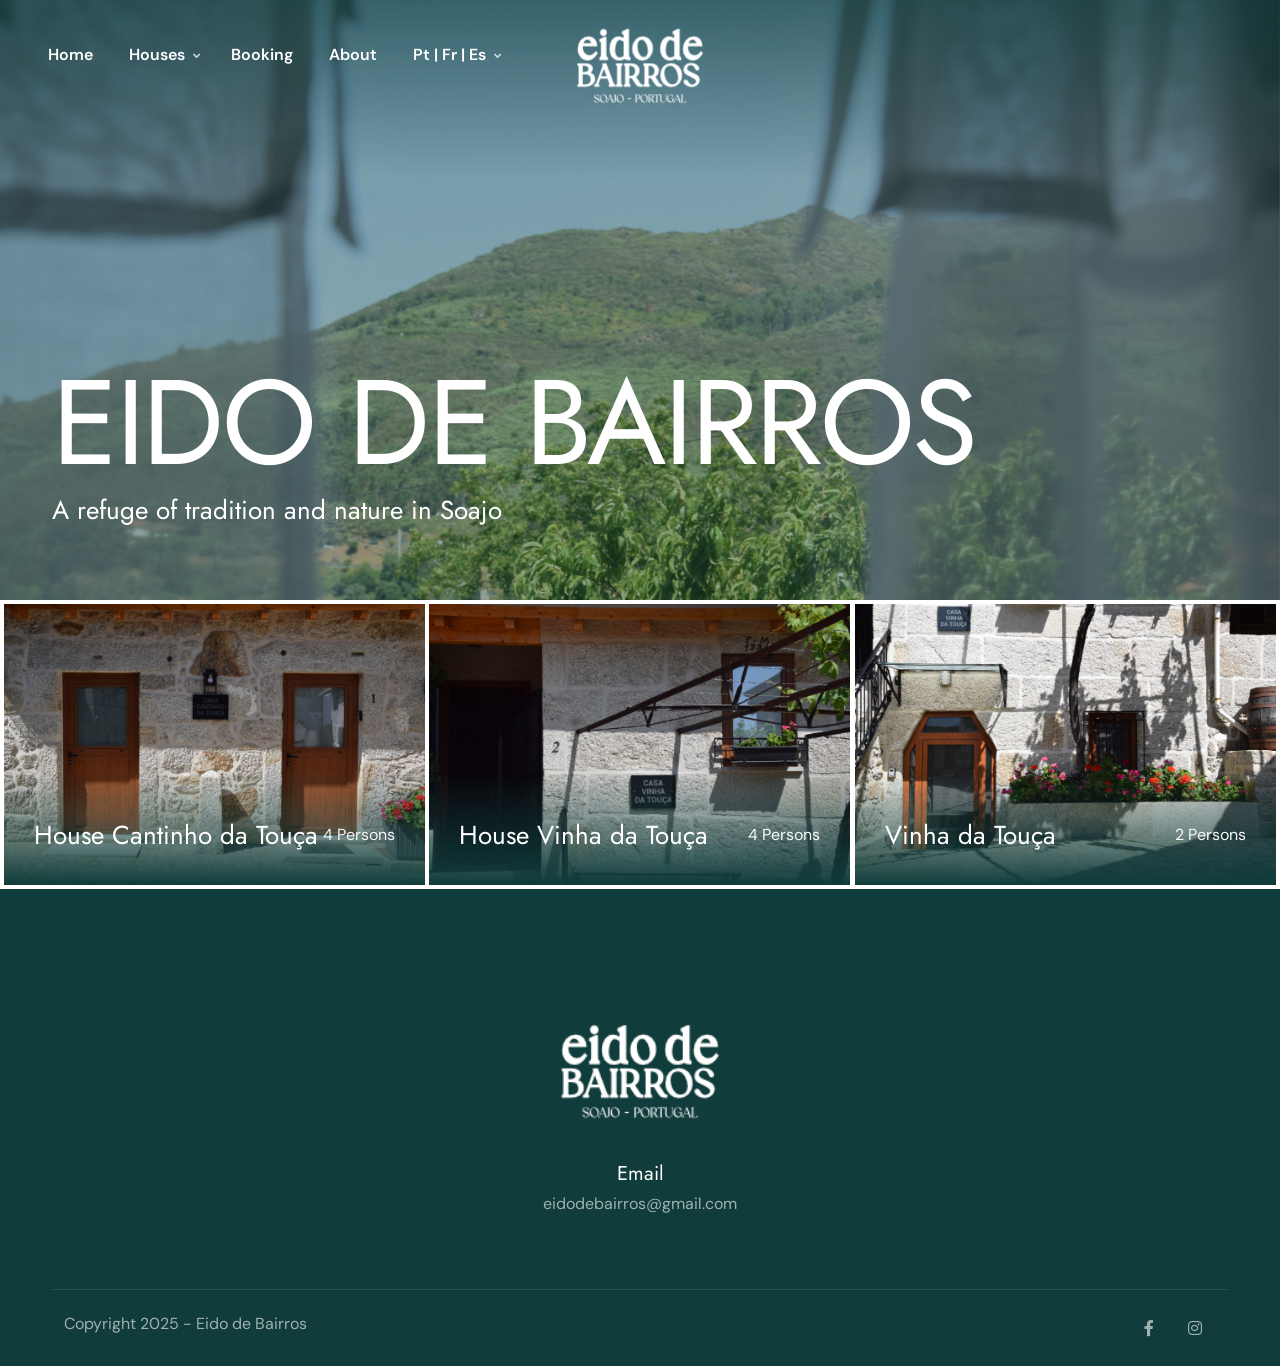
<file: reservar-en.html>
<!DOCTYPE html>
<html lang="zxx">

<head>
    <title>Eido de Bairros</title>
    <link rel="icon" href="images/icon.webp" type="image/gif" sizes="16x16">
    <meta content="text/html;charset=utf-8" http-equiv="Content-Type">
    <meta content="width=device-width, initial-scale=1.0" name="viewport" >
    <meta content="Residem" name="description" >
    <meta content="" name="keywords" >
    <meta content="" name="author" >
    <!-- CSS Files
    ================================================== -->
    <link href="css/bootstrap.min.css" rel="stylesheet" type="text/css" id="bootstrap">
    <link href="css/plugins.css" rel="stylesheet" type="text/css" >
    <link href="css/swiper.css" rel="stylesheet" type="text/css" >
    <link href="css/style.css" rel="stylesheet" type="text/css" >
    <link href="css/coloring.css" rel="stylesheet" type="text/css" >
    <!-- color scheme -->
    <link id="colors" href="css/colors/scheme-01.css" rel="stylesheet" type="text/css" >

</head>

<body>

    <div id="wrapper">

        <div class="float-text show-on-scroll">
            <span><a href="#">Scroll to top</a></span>
        </div>
        <div class="scrollbar-v show-on-scroll"></div>
        
        <!-- page preloader begin -->
        <div id="de-loader"></div>
        <!-- page preloader close -->
        
        <header class="transparent logo-center">
            <div class="container-fluid px-lg-5 px-3">
                <div class="row">
                    <div class="col-lg-12">
                        <div class="de-flex">
                            <div class="col-start">
                                <ul id="mainmenu">
                                    <li><a class="menu-item" href="index-en.html">Home</a></li>
                                     <li><a class="menu-item" href="#">Houses</a>
                                        <ul class="mega px-lg-5">
                                            <li>
                                                <div class="container-fluid">
                                                    <div class="sb-menu p-4">
                                                        <div class="row g-3">
                                                            <div class="col-lg-2 col-md-4 col-sm-6 text-center">
                                                                <div class="relative hover text-center overflow-hidden soft-shadow">
                                                                    <a class="p-0" href="cantinhodatouca-en.html">
                                                                        <img src="images/CANTINHO-TOUCA.png" class="w-100 relative hover-scale-1-1" alt="">
                                                                    </a>
                                                                </div>
                                                                <h6 class="mt-3">House Cantinho da Touça</h6>
                                                            </div>

                                                            <div class="col-lg-2 col-md-4 col-sm-6 text-center">
                                                                <div class="relative hover text-center overflow-hidden soft-shadow">
                                                                    <a class="p-0" href="vinhadatouca-en.html">
                                                                        <img src="images/VINHA-TOUCA-T1.png" class="w-100 relative hover-scale-1-1" alt="">
                                                                    </a>
                                                                </div>
                                                                <h6 class="mt-3">House Vinha da Touça</h6>
                                                            </div>

                                                            <div class="col-lg-2 col-md-4 col-sm-6 text-center">
                                                                <div class="relative hover text-center overflow-hidden soft-shadow">
                                                                    <a class="p-0" href="vinhadatouca1-en.html">
                                                                        <img src="images/VINHA-TOUCA.png" class="w-100 relative hover-scale-1-1" alt="">
                                                                    </a>
                                                                </div>
                                                                <h6 class="mt-3">Vinha da Touça</h6>
                                                            </div>

                                                            
                                                        </div>
                                                    </div>
                                                </div>
                                            </li>
                                            
                                        </ul>
                                    </li>
                                    <li><a class="menu-item" href="reservar-en.html">Booking</a></li>
                                    <li><a class="menu-item" href="sobre-en.html">About</a></li>
                                    <li><a class="menu-item" href="#">Pt | Fr | Es</a>
                                        <ul>
                                           <li><a class="menu-item" href="reservar.html">Português</a></li>
                                            <li><a class="menu-item" href="#">Français</a></li>
                                            <li><a class="menu-item" href="#">Español</a></li>
                                        </ul>
                                    </li>
                                </ul>
                                
                            </div>
                            <div class="col-center">
                                <a href="index-en.html"><img src="images/LOGOTIPO-EIDOBAIRROS.png" alt="" ></a>
                            </div>
                            <div class="col-end">
                                 <div class="menu_side_area">          
                                    
                                    <span id="menu-btn"></span>
                                </div>
                                

                            </div>
                            
                        </div>
                    </div>
                </div>
            </div>
        </header>

        <section id="section-hero" class="section-dark text-light no-top no-bottom relative overflow-hidden mh-600 jarallax">
            <img src="images/POSTAL-18.jpg" class="jarallax-img" alt="">
            <div class="gradient-edge-top op-6"></div>
            <div class="abs w-80 bottom-10 z-2 w-100">
                <div class="container">
                    <div class="row">
                        <div class="col-lg-12">
                            <div class="relative overflow-hidden">
                                <div class="wow fadeInUpBig" data-wow-duration="1.5s">
                                    <h1 class="fs-120 text-uppercase fs-sm-10vw mb-2 lh-1">Eido de Bairros</h1>
                                    <h3>A refuge of tradition and nature in Soajo</h3>
                                </div>
                            </div>
                        </div>
                    </div>
                </div>
            </div>
            <div class="sw-overlay op-5"></div>
        </section>

        <section class="relative p-1 section-dark">
            <div class="container-fluid relative z-2">
              <div class="row g-1">
                    <div class="col-lg-4 col-md-6">
                        <div class="hover overflow-hidden relative text-light text-center wow zoomIn" data-wow-delay=".0s">
                            <div class="wow scaleIn overflow-hidden">
                                <img src="images/CANTINHO-TOUCA.png" class="hover-scale-1-1 w-100" alt="">
                            </div>
                            <div class="abs w-100 px-4 hover-op-1 z-4 hover-mt-40 abs-centered">
                                <a class="btn-main btn-line fx-slide" href="https://www.booking.com/hotel/pt/eido-de-bairros-cantinho-da-touca-1.pt-pt.html" target="_blank"><span>Booking</span></a>
                            </div>
                            <div class="abs bg-blur z-2 top-0 w-100 h-100 hover-op-1"></div>
                            <div class="abs z-2 bottom-0 p-30 w-100 text-center hover-op-0">
                                <div class="d-flex justify-content-between align-items-center">
                                    <h3 class="mb-0">House Cantinho da Touça</h3>
                                    <div>4 Persons</div>
                                </div>
                            </div>
                            <div class="gradient-edge-bottom abs w-100 h-40 bottom-0"></div>
                        </div>
                    </div>

                    <div class="col-lg-4 col-md-6">
                        <div class="hover overflow-hidden relative text-light text-center wow zoomIn" data-wow-delay=".0s">
                            <div class="wow scaleIn overflow-hidden">
                                <img src="images/VINHA-TOUCA-T1.png" class="hover-scale-1-1 w-100" alt="">
                            </div>
                            <div class="abs w-100 px-4 hover-op-1 z-4 hover-mt-40 abs-centered">
                                <a class="btn-main btn-line fx-slide" href="https://www.booking.com/hotel/pt/eido-de-bairros-casa-vinha-da-touca.pt-pt.html" target="_blank"><span>Booking</span></a>
                            </div>
                            <div class="abs bg-blur z-2 top-0 w-100 h-100 hover-op-1"></div>
                            <div class="abs z-2 bottom-0 p-30 w-100 text-center hover-op-0">
                                <div class="d-flex justify-content-between align-items-center">
                                    <h3 class="mb-0">House Vinha da Touça</h3>
                                    <div>4 Persons</div>
                                </div>
                            </div>
                            <div class="gradient-edge-bottom abs w-100 h-40 bottom-0"></div>
                        </div>
                    </div>

                    <div class="col-lg-4 col-md-6">
                        <div class="hover overflow-hidden relative text-light text-center wow zoomIn" data-wow-delay=".0s">
                            <div class="wow scaleIn overflow-hidden">
                                <img src="images/VINHA-TOUCA.png" class="hover-scale-1-1 w-100" alt="">
                            </div>
                            <div class="abs w-100 px-4 hover-op-1 z-4 hover-mt-40 abs-centered">
                                <a class="btn-main btn-line fx-slide" href="https://www.booking.com/hotel/pt/eido-de-bairros-alojamento-to-vinha-da-touca-ii.pt-pt.html" target="_blank"><span>Booking</span></a>
                            </div>
                            <div class="abs bg-blur z-2 top-0 w-100 h-100 hover-op-1"></div>
                            <div class="abs z-2 bottom-0 p-30 w-100 text-center hover-op-0">
                                <div class="d-flex justify-content-between align-items-center">
                                    <h3 class="mb-0">Vinha da Touça </h3>
                                    <div>2 Persons</div>
                                </div>
                            </div>
                            <div class="gradient-edge-bottom abs w-100 h-40 bottom-0"></div>
                        </div>
                    </div>

                    
                    
              </div>
            </div>
        </section>

    </div>

    <!-- footer begin -->
    <footer class="section-dark">
        <div class="container">
            <div class="row gx-5 justify-content-center">
                <div class="col-lg-8">
                    <div class="text-center">
                        <img src="images/LOGOTIPO-EIDOBAIRROS.png" class="w-200px" alt="">
                        <div class="spacer-single"></div>
                        <div class="fs-16">
                         <h4 class="mb-0">Email </h4>
                            <p>eidodebairros@gmail.com</p>
                        </div>
                    </div>
                </div>                
            </div>


            
        <div class="subfooter">
            <div class="container">
                <div class="row">
                    <div class="col-md-6">
                        Copyright 2025 - Eido de Bairros
                    </div>
                    <div class="col-md-6 text-md-end">
                                <div class="social-icons mb-sm-30 text-center">
                                    <a href="https://www.facebook.com/profile.php?id=61564070338830" target="_blank"><i class="fa-brands fa-facebook-f"></i></a>
                                    <a href="https://www.instagram.com/eidodebairros_soajo/" target="_blank"><i class="fa-brands fa-instagram"></i></a>
                                </div>
                            </div>
                </div>
            </div>
        </div>
    <!-- footer end -->

    <!-- Javascript Files
    ================================================== -->
    <script src="js/vendors.js"></script>
    <script src="js/designesia.js"></script>

</body>

</html>
</file>
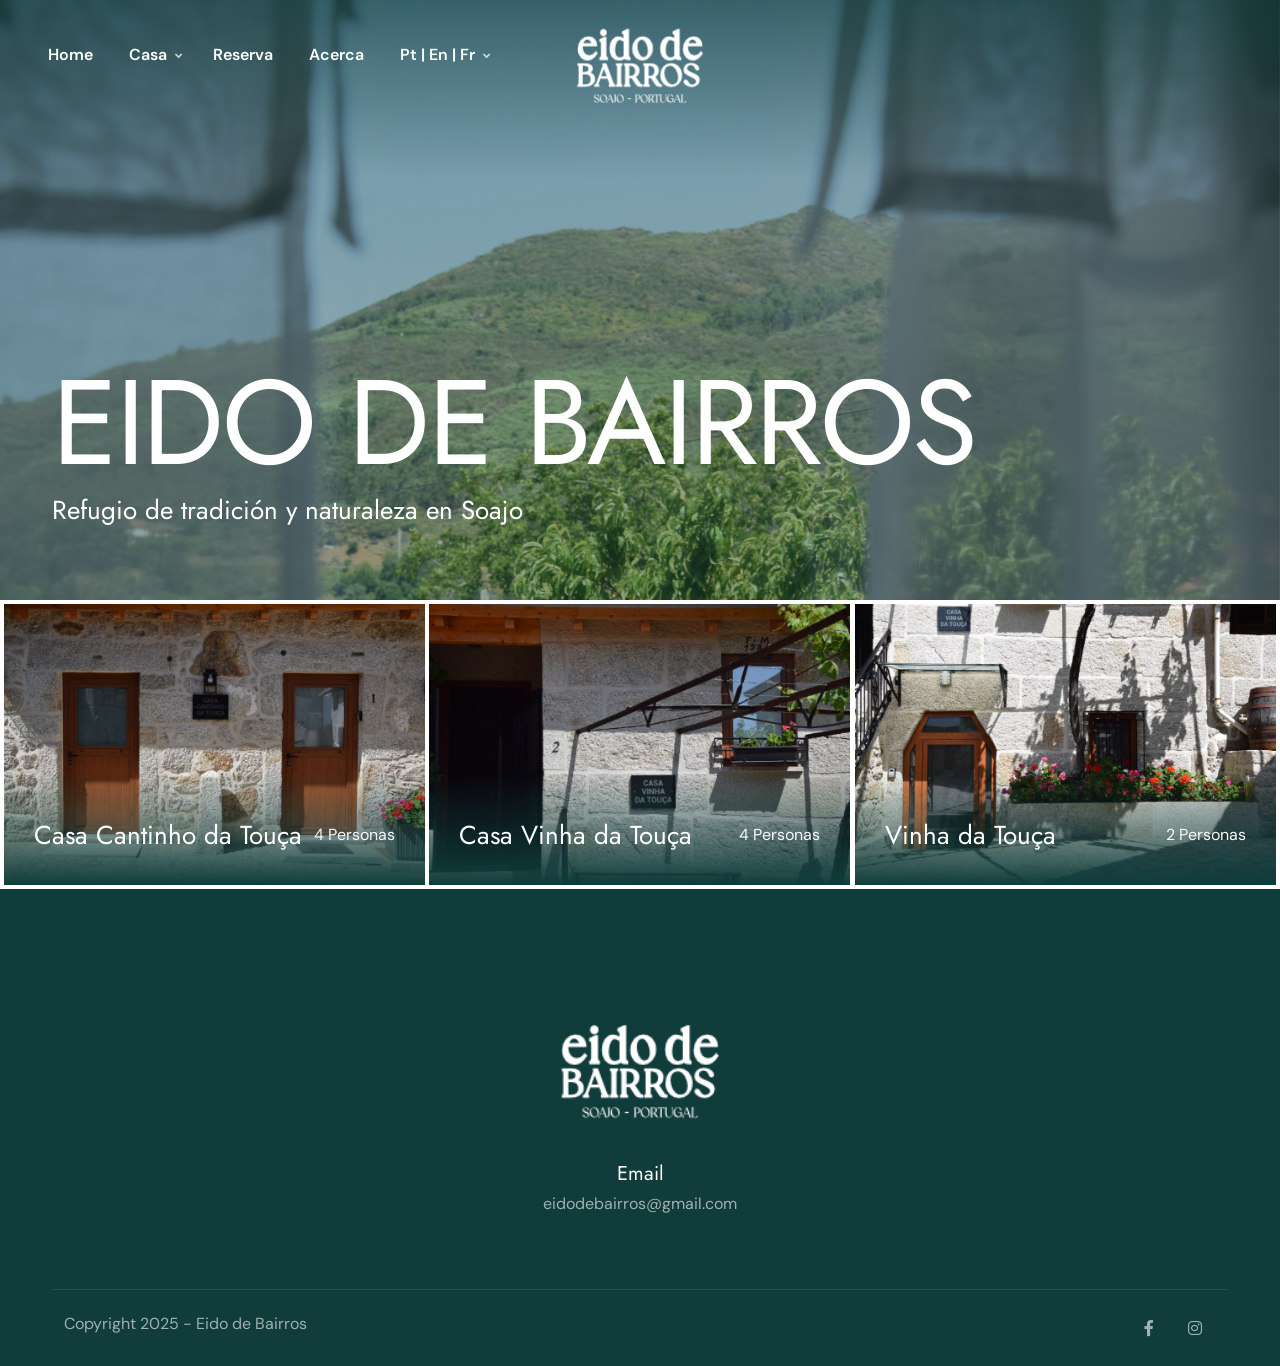
<file: reservar-es.html>
<!DOCTYPE html>
<html lang="es">

<head>
    <title>Eido de Bairros</title>
    <link rel="icon" href="images/icon.webp" type="image/gif" sizes="16x16">
    <meta content="text/html;charset=utf-8" http-equiv="Content-Type">
    <meta content="width=device-width, initial-scale=1.0" name="viewport" >
    <meta content="Residem" name="description" >
    <meta content="" name="keywords" >
    <meta content="" name="author" >
    <!-- CSS Files
    ================================================== -->
    <link href="css/bootstrap.min.css" rel="stylesheet" type="text/css" id="bootstrap">
    <link href="css/plugins.css" rel="stylesheet" type="text/css" >
    <link href="css/swiper.css" rel="stylesheet" type="text/css" >
    <link href="css/style.css" rel="stylesheet" type="text/css" >
    <link href="css/coloring.css" rel="stylesheet" type="text/css" >
    <!-- color scheme -->
    <link id="colors" href="css/colors/scheme-01.css" rel="stylesheet" type="text/css" >

</head>

<body>

    <div id="wrapper">

        <div class="float-text show-on-scroll">
            <span><a href="#">Scroll to top</a></span>
        </div>
        <div class="scrollbar-v show-on-scroll"></div>
        
        <!-- page preloader begin -->
        <div id="de-loader"></div>
        <!-- page preloader close -->
        
        <header class="transparent logo-center">
            <div class="container-fluid px-lg-5 px-3">
                <div class="row">
                    <div class="col-lg-12">
                        <div class="de-flex">
                            <div class="col-start">
                                <ul id="mainmenu">
                                    <li><a class="menu-item" href="index-es.html">Home</a></li>
                                     <li><a class="menu-item" href="#">Casa</a>
                                        <ul class="mega px-lg-5">
                                            <li>
                                                <div class="container-fluid">
                                                    <div class="sb-menu p-4">
                                                        <div class="row g-3">
                                                            <div class="col-lg-2 col-md-4 col-sm-6 text-center">
                                                                <div class="relative hover text-center overflow-hidden soft-shadow">
                                                                    <a class="p-0" href="cantinhodatouca-es.html">
                                                                        <img src="images/CANTINHO-TOUCA.png" class="w-100 relative hover-scale-1-1" alt="">
                                                                    </a>
                                                                </div>
                                                                <h6 class="mt-3">Casa Cantinho da Touça</h6>
                                                            </div>

                                                            <div class="col-lg-2 col-md-4 col-sm-6 text-center">
                                                                <div class="relative hover text-center overflow-hidden soft-shadow">
                                                                    <a class="p-0" href="vinhadatouca-es.html">
                                                                        <img src="images/VINHA-TOUCA-T1.png" class="w-100 relative hover-scale-1-1" alt="">
                                                                    </a>
                                                                </div>
                                                                <h6 class="mt-3">Casa Vinha da Touça</h6>
                                                            </div>

                                                            <div class="col-lg-2 col-md-4 col-sm-6 text-center">
                                                                <div class="relative hover text-center overflow-hidden soft-shadow">
                                                                    <a class="p-0" href="vinhadatouca1-es.html">
                                                                        <img src="images/VINHA-TOUCA.png" class="w-100 relative hover-scale-1-1" alt="">
                                                                    </a>
                                                                </div>
                                                                <h6 class="mt-3">Vinha da Touça</h6>
                                                            </div>

                                                            
                                                        </div>
                                                    </div>
                                                </div>
                                            </li>
                                            
                                        </ul>
                                    </li>
                                    <li><a class="menu-item" href="reservar-es.html">Reserva</a></li>
                                    <li><a class="menu-item" href="sobre-es.html">Acerca</a></li>
                                    <li><a class="menu-item" href="#">Pt | En | Fr</a>
                                        <ul>
                                           <li><a class="menu-item" href="reservar.html">Português</a></li>
                                            <li><a class="menu-item" href="reservar-en.html">English</a></li>
                                            <li><a class="menu-item" href="reservar-fr.html">Français</a></li>
                                        </ul>
                                    </li>
                                </ul>
                                
                            </div>
                            <div class="col-center">
                                <a href="index-es.html"><img src="images/LOGOTIPO-EIDOBAIRROS.png" alt="" ></a>
                            </div>
                            <div class="col-end">
                                 <div class="menu_side_area">          
                                    
                                    <span id="menu-btn"></span>
                                </div>
                                

                            </div>
                            
                        </div>
                    </div>
                </div>
            </div>
        </header>

        <section id="section-hero" class="section-dark text-light no-top no-bottom relative overflow-hidden mh-600 jarallax">
            <img src="images/POSTAL-18.jpg" class="jarallax-img" alt="">
            <div class="gradient-edge-top op-6"></div>
            <div class="abs w-80 bottom-10 z-2 w-100">
                <div class="container">
                    <div class="row">
                        <div class="col-lg-12">
                            <div class="relative overflow-hidden">
                                <div class="wow fadeInUpBig" data-wow-duration="1.5s">
                                    <h1 class="fs-120 text-uppercase fs-sm-10vw mb-2 lh-1">Eido de Bairros</h1>
                                    <h3>Refugio de tradición y naturaleza en Soajo</h3>
                                </div>
                            </div>
                        </div>
                    </div>
                </div>
            </div>
            <div class="sw-overlay op-5"></div>
        </section>

        <section class="relative p-1 section-dark">
            <div class="container-fluid relative z-2">
              <div class="row g-1">
                    <div class="col-lg-4 col-md-6">
                        <div class="hover overflow-hidden relative text-light text-center wow zoomIn" data-wow-delay=".0s">
                            <div class="wow scaleIn overflow-hidden">
                                <img src="images/CANTINHO-TOUCA.png" class="hover-scale-1-1 w-100" alt="">
                            </div>
                            <div class="abs w-100 px-4 hover-op-1 z-4 hover-mt-40 abs-centered">
                                <a class="btn-main btn-line fx-slide" href="https://www.booking.com/hotel/pt/eido-de-bairros-cantinho-da-touca-1.pt-pt.html" target="_blank"><span>Reserva</span></a>
                            </div>
                            <div class="abs bg-blur z-2 top-0 w-100 h-100 hover-op-1"></div>
                            <div class="abs z-2 bottom-0 p-30 w-100 text-center hover-op-0">
                                <div class="d-flex justify-content-between align-items-center">
                                    <h3 class="mb-0">Casa Cantinho da Touça</h3>
                                    <div>4 Personas</div>
                                </div>
                            </div>
                            <div class="gradient-edge-bottom abs w-100 h-40 bottom-0"></div>
                        </div>
                    </div>

                    <div class="col-lg-4 col-md-6">
                        <div class="hover overflow-hidden relative text-light text-center wow zoomIn" data-wow-delay=".0s">
                            <div class="wow scaleIn overflow-hidden">
                                <img src="images/VINHA-TOUCA-T1.png" class="hover-scale-1-1 w-100" alt="">
                            </div>
                            <div class="abs w-100 px-4 hover-op-1 z-4 hover-mt-40 abs-centered">
                                <a class="btn-main btn-line fx-slide" href="https://www.booking.com/hotel/pt/eido-de-bairros-casa-vinha-da-touca.pt-pt.html" target="_blank"><span>Reserva</span></a>
                            </div>
                            <div class="abs bg-blur z-2 top-0 w-100 h-100 hover-op-1"></div>
                            <div class="abs z-2 bottom-0 p-30 w-100 text-center hover-op-0">
                                <div class="d-flex justify-content-between align-items-center">
                                    <h3 class="mb-0">Casa Vinha da Touça</h3>
                                    <div>4 Personas</div>
                                </div>
                            </div>
                            <div class="gradient-edge-bottom abs w-100 h-40 bottom-0"></div>
                        </div>
                    </div>

                    <div class="col-lg-4 col-md-6">
                        <div class="hover overflow-hidden relative text-light text-center wow zoomIn" data-wow-delay=".0s">
                            <div class="wow scaleIn overflow-hidden">
                                <img src="images/VINHA-TOUCA.png" class="hover-scale-1-1 w-100" alt="">
                            </div>
                            <div class="abs w-100 px-4 hover-op-1 z-4 hover-mt-40 abs-centered">
                                <a class="btn-main btn-line fx-slide" href="https://www.booking.com/hotel/pt/eido-de-bairros-alojamento-to-vinha-da-touca-ii.pt-pt.html" target="_blank"><span>Reserva</span></a>
                            </div>
                            <div class="abs bg-blur z-2 top-0 w-100 h-100 hover-op-1"></div>
                            <div class="abs z-2 bottom-0 p-30 w-100 text-center hover-op-0">
                                <div class="d-flex justify-content-between align-items-center">
                                    <h3 class="mb-0">Vinha da Touça </h3>
                                    <div>2 Personas</div>
                                </div>
                            </div>
                            <div class="gradient-edge-bottom abs w-100 h-40 bottom-0"></div>
                        </div>
                    </div>

                    
                    
              </div>
            </div>
        </section>

    </div>

    <!-- footer begin -->
    <footer class="section-dark">
        <div class="container">
            <div class="row gx-5 justify-content-center">
                <div class="col-lg-8">
                    <div class="text-center">
                        <img src="images/LOGOTIPO-EIDOBAIRROS.png" class="w-200px" alt="">
                        <div class="spacer-single"></div>
                        <div class="fs-16">
                         <h4 class="mb-0">Email </h4>
                            <p>eidodebairros@gmail.com</p>
                        </div>
                    </div>
                </div>                
            </div>


            
        <div class="subfooter">
            <div class="container">
                <div class="row">
                    <div class="col-md-6">
                        Copyright 2025 - Eido de Bairros
                    </div>
                    <div class="col-md-6 text-md-end">
                                <div class="social-icons mb-sm-30 text-center">
                                    <a href="https://www.facebook.com/profile.php?id=61564070338830" target="_blank"><i class="fa-brands fa-facebook-f"></i></a>
                                    <a href="https://www.instagram.com/eidodebairros_soajo/" target="_blank"><i class="fa-brands fa-instagram"></i></a>
                                </div>
                            </div>
                </div>
            </div>
        </div>
    <!-- footer end -->

    <!-- Javascript Files
    ================================================== -->
    <script src="js/vendors.js"></script>
    <script src="js/designesia.js"></script>

</body>

</html>
</file>
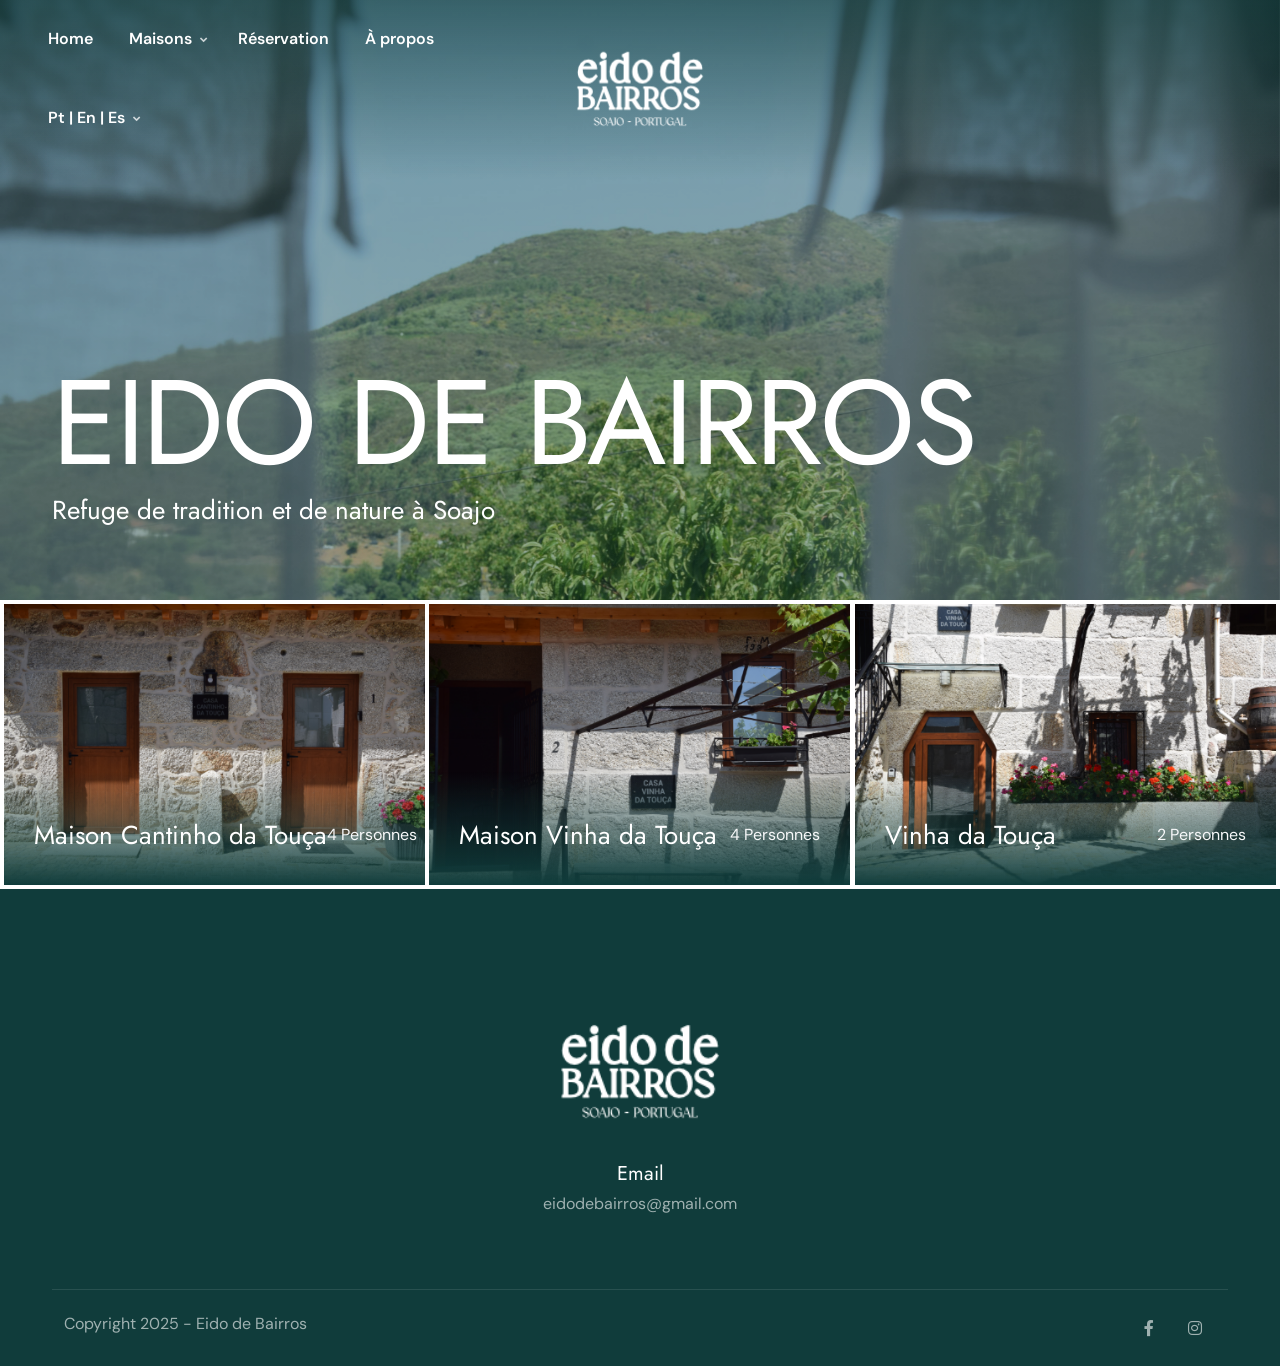
<file: reservar-fr.html>
<!DOCTYPE html>
<html lang="fr">

<head>
    <title>Eido de Bairros</title>
    <link rel="icon" href="images/icon.webp" type="image/gif" sizes="16x16">
    <meta content="text/html;charset=utf-8" http-equiv="Content-Type">
    <meta content="width=device-width, initial-scale=1.0" name="viewport" >
    <meta content="Residem" name="description" >
    <meta content="" name="keywords" >
    <meta content="" name="author" >
    <!-- CSS Files
    ================================================== -->
    <link href="css/bootstrap.min.css" rel="stylesheet" type="text/css" id="bootstrap">
    <link href="css/plugins.css" rel="stylesheet" type="text/css" >
    <link href="css/swiper.css" rel="stylesheet" type="text/css" >
    <link href="css/style.css" rel="stylesheet" type="text/css" >
    <link href="css/coloring.css" rel="stylesheet" type="text/css" >
    <!-- color scheme -->
    <link id="colors" href="css/colors/scheme-01.css" rel="stylesheet" type="text/css" >

</head>

<body>

    <div id="wrapper">

        <div class="float-text show-on-scroll">
            <span><a href="#">Scroll to top</a></span>
        </div>
        <div class="scrollbar-v show-on-scroll"></div>
        
        <!-- page preloader begin -->
        <div id="de-loader"></div>
        <!-- page preloader close -->
        
        <header class="transparent logo-center">
            <div class="container-fluid px-lg-5 px-3">
                <div class="row">
                    <div class="col-lg-12">
                        <div class="de-flex">
                            <div class="col-start">
                                <ul id="mainmenu">
                                    <li><a class="menu-item" href="index-fr.html">Home</a></li>
                                     <li><a class="menu-item" href="#">Maisons</a>
                                        <ul class="mega px-lg-5">
                                            <li>
                                                <div class="container-fluid">
                                                    <div class="sb-menu p-4">
                                                        <div class="row g-3">
                                                            <div class="col-lg-2 col-md-4 col-sm-6 text-center">
                                                                <div class="relative hover text-center overflow-hidden soft-shadow">
                                                                    <a class="p-0" href="cantinhodatouca-fr.html">
                                                                        <img src="images/CANTINHO-TOUCA.png" class="w-100 relative hover-scale-1-1" alt="">
                                                                    </a>
                                                                </div>
                                                                <h6 class="mt-3">Maison Cantinho da Touça</h6>
                                                            </div>

                                                            <div class="col-lg-2 col-md-4 col-sm-6 text-center">
                                                                <div class="relative hover text-center overflow-hidden soft-shadow">
                                                                    <a class="p-0" href="vinhadatouca-fr.html">
                                                                        <img src="images/VINHA-TOUCA-T1.png" class="w-100 relative hover-scale-1-1" alt="">
                                                                    </a>
                                                                </div>
                                                                <h6 class="mt-3">Maison Vinha da Touça</h6>
                                                            </div>

                                                            <div class="col-lg-2 col-md-4 col-sm-6 text-center">
                                                                <div class="relative hover text-center overflow-hidden soft-shadow">
                                                                    <a class="p-0" href="vinhadatouca1-fr.html">
                                                                        <img src="images/VINHA-TOUCA.png" class="w-100 relative hover-scale-1-1" alt="">
                                                                    </a>
                                                                </div>
                                                                <h6 class="mt-3">Vinha da Touça</h6>
                                                            </div>

                                                            
                                                        </div>
                                                    </div>
                                                </div>
                                            </li>
                                            
                                        </ul>
                                    </li>
                                    <li><a class="menu-item" href="reservar-fr.html">Réservation</a></li>
                                    <li><a class="menu-item" href="sobre-fr.html">À propos</a></li>
                                    <li><a class="menu-item" href="#">Pt | En | Es</a>
                                        <ul>
                                           <li><a class="menu-item" href="reservar.html">Português</a></li>
                                            <li><a class="menu-item" href="reservar-en.html">English</a></li>
                                            <li><a class="menu-item" href="reservar-es.html">Español</a></li>
                                        </ul>
                                    </li>
                                </ul>
                                
                            </div>
                            <div class="col-center">
                                <a href="index-fr.html"><img src="images/LOGOTIPO-EIDOBAIRROS.png" alt="" ></a>
                            </div>
                            <div class="col-end">
                                 <div class="menu_side_area">          
                                    
                                    <span id="menu-btn"></span>
                                </div>
                                

                            </div>
                            
                        </div>
                    </div>
                </div>
            </div>
        </header>

        <section id="section-hero" class="section-dark text-light no-top no-bottom relative overflow-hidden mh-600 jarallax">
            <img src="images/POSTAL-18.jpg" class="jarallax-img" alt="">
            <div class="gradient-edge-top op-6"></div>
            <div class="abs w-80 bottom-10 z-2 w-100">
                <div class="container">
                    <div class="row">
                        <div class="col-lg-12">
                            <div class="relative overflow-hidden">
                                <div class="wow fadeInUpBig" data-wow-duration="1.5s">
                                    <h1 class="fs-120 text-uppercase fs-sm-10vw mb-2 lh-1">Eido de Bairros</h1>
                                    <h3>Refuge de tradition et de nature à Soajo</h3>
                                </div>
                            </div>
                        </div>
                    </div>
                </div>
            </div>
            <div class="sw-overlay op-5"></div>
        </section>

        <section class="relative p-1 section-dark">
            <div class="container-fluid relative z-2">
              <div class="row g-1">
                    <div class="col-lg-4 col-md-6">
                        <div class="hover overflow-hidden relative text-light text-center wow zoomIn" data-wow-delay=".0s">
                            <div class="wow scaleIn overflow-hidden">
                                <img src="images/CANTINHO-TOUCA.png" class="hover-scale-1-1 w-100" alt="">
                            </div>
                            <div class="abs w-100 px-4 hover-op-1 z-4 hover-mt-40 abs-centered">
                                <a class="btn-main btn-line fx-slide" href="https://www.booking.com/hotel/pt/eido-de-bairros-cantinho-da-touca-1.pt-pt.html" target="_blank"><span>Réservation</span></a>
                            </div>
                            <div class="abs bg-blur z-2 top-0 w-100 h-100 hover-op-1"></div>
                            <div class="abs z-2 bottom-0 p-30 w-100 text-center hover-op-0">
                                <div class="d-flex justify-content-between align-items-center">
                                    <h3 class="mb-0">Maison Cantinho da Touça</h3>
                                    <div>4 Personnes</div>
                                </div>
                            </div>
                            <div class="gradient-edge-bottom abs w-100 h-40 bottom-0"></div>
                        </div>
                    </div>

                    <div class="col-lg-4 col-md-6">
                        <div class="hover overflow-hidden relative text-light text-center wow zoomIn" data-wow-delay=".0s">
                            <div class="wow scaleIn overflow-hidden">
                                <img src="images/VINHA-TOUCA-T1.png" class="hover-scale-1-1 w-100" alt="">
                            </div>
                            <div class="abs w-100 px-4 hover-op-1 z-4 hover-mt-40 abs-centered">
                                <a class="btn-main btn-line fx-slide" href="https://www.booking.com/hotel/pt/eido-de-bairros-casa-vinha-da-touca.pt-pt.html" target="_blank"><span>Réservation</span></a>
                            </div>
                            <div class="abs bg-blur z-2 top-0 w-100 h-100 hover-op-1"></div>
                            <div class="abs z-2 bottom-0 p-30 w-100 text-center hover-op-0">
                                <div class="d-flex justify-content-between align-items-center">
                                    <h3 class="mb-0">Maison Vinha da Touça</h3>
                                    <div>4 Personnes</div>
                                </div>
                            </div>
                            <div class="gradient-edge-bottom abs w-100 h-40 bottom-0"></div>
                        </div>
                    </div>

                    <div class="col-lg-4 col-md-6">
                        <div class="hover overflow-hidden relative text-light text-center wow zoomIn" data-wow-delay=".0s">
                            <div class="wow scaleIn overflow-hidden">
                                <img src="images/VINHA-TOUCA.png" class="hover-scale-1-1 w-100" alt="">
                            </div>
                            <div class="abs w-100 px-4 hover-op-1 z-4 hover-mt-40 abs-centered">
                                <a class="btn-main btn-line fx-slide" href="https://www.booking.com/hotel/pt/eido-de-bairros-alojamento-to-vinha-da-touca-ii.pt-pt.html" target="_blank"><span>Réservation</span></a>
                            </div>
                            <div class="abs bg-blur z-2 top-0 w-100 h-100 hover-op-1"></div>
                            <div class="abs z-2 bottom-0 p-30 w-100 text-center hover-op-0">
                                <div class="d-flex justify-content-between align-items-center">
                                    <h3 class="mb-0">Vinha da Touça </h3>
                                    <div>2 Personnes</div>
                                </div>
                            </div>
                            <div class="gradient-edge-bottom abs w-100 h-40 bottom-0"></div>
                        </div>
                    </div>

                    
                    
              </div>
            </div>
        </section>

    </div>

    <!-- footer begin -->
    <footer class="section-dark">
        <div class="container">
            <div class="row gx-5 justify-content-center">
                <div class="col-lg-8">
                    <div class="text-center">
                        <img src="images/LOGOTIPO-EIDOBAIRROS.png" class="w-200px" alt="">
                        <div class="spacer-single"></div>
                        <div class="fs-16">
                         <h4 class="mb-0">Email </h4>
                            <p>eidodebairros@gmail.com</p>
                        </div>
                    </div>
                </div>                
            </div>


            
        <div class="subfooter">
            <div class="container">
                <div class="row">
                    <div class="col-md-6">
                        Copyright 2025 - Eido de Bairros
                    </div>
                    <div class="col-md-6 text-md-end">
                                <div class="social-icons mb-sm-30 text-center">
                                    <a href="https://www.facebook.com/profile.php?id=61564070338830" target="_blank"><i class="fa-brands fa-facebook-f"></i></a>
                                    <a href="https://www.instagram.com/eidodebairros_soajo/" target="_blank"><i class="fa-brands fa-instagram"></i></a>
                                </div>
                            </div>
                </div>
            </div>
        </div>
    <!-- footer end -->

    <!-- Javascript Files
    ================================================== -->
    <script src="js/vendors.js"></script>
    <script src="js/designesia.js"></script>

</body>

</html>
</file>
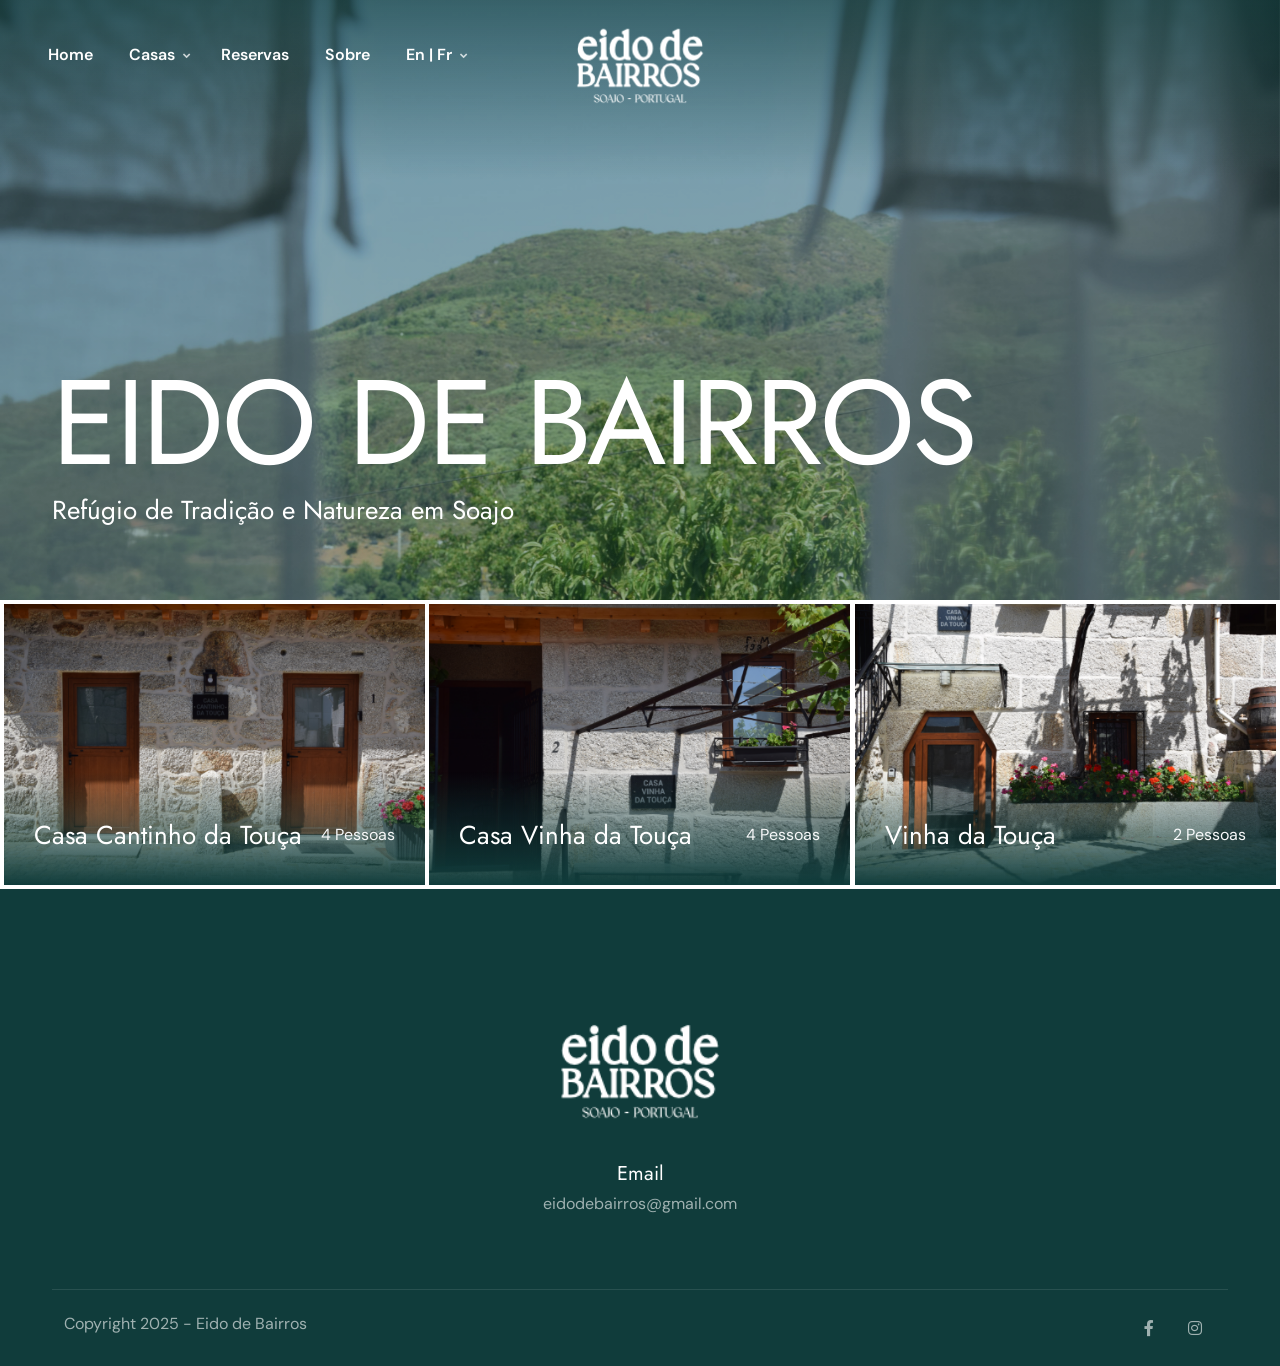
<file: reservar.html>
<!DOCTYPE html>
<html lang="zxx">

<head>
    <title>Eido de Bairros</title>
    <link rel="icon" href="images/icon.webp" type="image/gif" sizes="16x16">
    <meta content="text/html;charset=utf-8" http-equiv="Content-Type">
    <meta content="width=device-width, initial-scale=1.0" name="viewport" >
    <meta content="Residem" name="description" >
    <meta content="" name="keywords" >
    <meta content="" name="author" >
    <!-- CSS Files
    ================================================== -->
    <link href="css/bootstrap.min.css" rel="stylesheet" type="text/css" id="bootstrap">
    <link href="css/plugins.css" rel="stylesheet" type="text/css" >
    <link href="css/swiper.css" rel="stylesheet" type="text/css" >
    <link href="css/style.css" rel="stylesheet" type="text/css" >
    <link href="css/coloring.css" rel="stylesheet" type="text/css" >
    <!-- color scheme -->
    <link id="colors" href="css/colors/scheme-01.css" rel="stylesheet" type="text/css" >

</head>

<body>

    <div id="wrapper">

        <div class="float-text show-on-scroll">
            <span><a href="#">Scroll to top</a></span>
        </div>
        <div class="scrollbar-v show-on-scroll"></div>
        
        <!-- page preloader begin -->
        <div id="de-loader"></div>
        <!-- page preloader close -->
        
        <header class="transparent logo-center">
            <div class="container-fluid px-lg-5 px-3">
                <div class="row">
                    <div class="col-lg-12">
                        <div class="de-flex">
                            <div class="col-start">
                                <ul id="mainmenu">
                                    <li><a class="menu-item" href="index.html">Home</a></li>
                                     <li><a class="menu-item" href="#">Casas</a>
                                        <ul class="mega px-lg-5">
                                            <li>
                                                <div class="container-fluid">
                                                    <div class="sb-menu p-4">
                                                        <div class="row g-3">
                                                            <div class="col-lg-2 col-md-4 col-sm-6 text-center">
                                                                <div class="relative hover text-center overflow-hidden soft-shadow">
                                                                    <a class="p-0" href="cantinhodatouca.html">
                                                                        <img src="images/CANTINHO-TOUCA.png" class="w-100 relative hover-scale-1-1" alt="">
                                                                    </a>
                                                                </div>
                                                                <h6 class="mt-3">Casa Cantinho da Touça</h6>
                                                            </div>

                                                            <div class="col-lg-2 col-md-4 col-sm-6 text-center">
                                                                <div class="relative hover text-center overflow-hidden soft-shadow">
                                                                    <a class="p-0" href="vinhadatouca.html">
                                                                        <img src="images/VINHA-TOUCA-T1.png" class="w-100 relative hover-scale-1-1" alt="">
                                                                    </a>
                                                                </div>
                                                                <h6 class="mt-3">Casa Vinha da Touça</h6>
                                                            </div>

                                                            <div class="col-lg-2 col-md-4 col-sm-6 text-center">
                                                                <div class="relative hover text-center overflow-hidden soft-shadow">
                                                                    <a class="p-0" href="vinhadatouca1.html">
                                                                        <img src="images/VINHA-TOUCA.png" class="w-100 relative hover-scale-1-1" alt="">
                                                                    </a>
                                                                </div>
                                                                <h6 class="mt-3">Vinha da Touça 1</h6>
                                                            </div>

                                                            
                                                        </div>
                                                    </div>
                                                </div>
                                            </li>
                                            
                                        </ul>
                                    </li>
                                    <li><a class="menu-item" href="reservar.html">Reservas</a></li>
                                    <li><a class="menu-item" href="sobre.html">Sobre</a></li>
                                    <li><a class="menu-item" href="#">En | Fr</a>
                                        <ul>
                                           <li><a class="menu-item" href="index_en.html">English</a>
                                            <li><a class="menu-item" href="index_fr.html">Français</a></li>
                                        </ul>
                                    </li>
                                </ul>
                                
                            </div>
                            <div class="col-center">
                                <a href="index1.html"><img src="images/LOGOTIPO-EIDOBAIRROS.png" alt="" ></a>
                            </div>
                            <div class="col-end">
                                 <div class="menu_side_area">          
                                    
                                    <span id="menu-btn"></span>
                                </div>
                                

                            </div>
                            
                        </div>
                    </div>
                </div>
            </div>
        </header>

        <section id="section-hero" class="section-dark text-light no-top no-bottom relative overflow-hidden mh-600 jarallax">
            <img src="images/POSTAL-18.jpg" class="jarallax-img" alt="">
            <div class="gradient-edge-top op-6"></div>
            <div class="abs w-80 bottom-10 z-2 w-100">
                <div class="container">
                    <div class="row">
                        <div class="col-lg-12">
                            <div class="relative overflow-hidden">
                                <div class="wow fadeInUpBig" data-wow-duration="1.5s">
                                    <h1 class="fs-120 text-uppercase fs-sm-10vw mb-2 lh-1">Eido de Bairros</h1>
                                    <h3>Refúgio de Tradição e Natureza em Soajo</h3>
                                </div>
                            </div>
                        </div>
                    </div>
                </div>
            </div>
            <div class="sw-overlay op-5"></div>
        </section>

        <section class="relative p-1 section-dark">
            <div class="container-fluid relative z-2">
              <div class="row g-1">
                    <div class="col-lg-4 col-md-6">
                        <div class="hover overflow-hidden relative text-light text-center wow zoomIn" data-wow-delay=".0s">
                            <div class="wow scaleIn overflow-hidden">
                                <img src="images/CANTINHO-TOUCA.png" class="hover-scale-1-1 w-100" alt="">
                            </div>
                            <div class="abs w-100 px-4 hover-op-1 z-4 hover-mt-40 abs-centered">
                                <a class="btn-main btn-line fx-slide" href="https://www.booking.com/hotel/pt/eido-de-bairros-cantinho-da-touca-1.pt-pt.html" target="_blank"><span>Reservar</span></a>
                            </div>
                            <div class="abs bg-blur z-2 top-0 w-100 h-100 hover-op-1"></div>
                            <div class="abs z-2 bottom-0 p-30 w-100 text-center hover-op-0">
                                <div class="d-flex justify-content-between align-items-center">
                                    <h3 class="mb-0">Casa Cantinho da Touça</h3>
                                    <div>4 Pessoas</div>
                                </div>
                            </div>
                            <div class="gradient-edge-bottom abs w-100 h-40 bottom-0"></div>
                        </div>
                    </div>

                    <div class="col-lg-4 col-md-6">
                        <div class="hover overflow-hidden relative text-light text-center wow zoomIn" data-wow-delay=".0s">
                            <div class="wow scaleIn overflow-hidden">
                                <img src="images/VINHA-TOUCA-T1.png" class="hover-scale-1-1 w-100" alt="">
                            </div>
                            <div class="abs w-100 px-4 hover-op-1 z-4 hover-mt-40 abs-centered">
                                <a class="btn-main btn-line fx-slide" href="https://www.booking.com/hotel/pt/eido-de-bairros-casa-vinha-da-touca.pt-pt.html" target="_blank"><span>Reservar</span></a>
                            </div>
                            <div class="abs bg-blur z-2 top-0 w-100 h-100 hover-op-1"></div>
                            <div class="abs z-2 bottom-0 p-30 w-100 text-center hover-op-0">
                                <div class="d-flex justify-content-between align-items-center">
                                    <h3 class="mb-0">Casa Vinha da Touça</h3>
                                    <div>4 Pessoas</div>
                                </div>
                            </div>
                            <div class="gradient-edge-bottom abs w-100 h-40 bottom-0"></div>
                        </div>
                    </div>

                    <div class="col-lg-4 col-md-6">
                        <div class="hover overflow-hidden relative text-light text-center wow zoomIn" data-wow-delay=".0s">
                            <div class="wow scaleIn overflow-hidden">
                                <img src="images/VINHA-TOUCA.png" class="hover-scale-1-1 w-100" alt="">
                            </div>
                            <div class="abs w-100 px-4 hover-op-1 z-4 hover-mt-40 abs-centered">
                                <a class="btn-main btn-line fx-slide" href="https://www.booking.com/hotel/pt/eido-de-bairros-alojamento-to-vinha-da-touca-ii.pt-pt.html" target="_blank"><span>Reservar</span></a>
                            </div>
                            <div class="abs bg-blur z-2 top-0 w-100 h-100 hover-op-1"></div>
                            <div class="abs z-2 bottom-0 p-30 w-100 text-center hover-op-0">
                                <div class="d-flex justify-content-between align-items-center">
                                    <h3 class="mb-0">Vinha da Touça </h3>
                                    <div>2 Pessoas</div>
                                </div>
                            </div>
                            <div class="gradient-edge-bottom abs w-100 h-40 bottom-0"></div>
                        </div>
                    </div>

                    
                    
              </div>
            </div>
        </section>

    </div>

    <!-- footer begin -->
    <footer class="section-dark">
        <div class="container">
            <div class="row gx-5 justify-content-center">
                <div class="col-lg-8">
                    <div class="text-center">
                        <img src="images/LOGOTIPO-EIDOBAIRROS.png" class="w-200px" alt="">
                        <div class="spacer-single"></div>
                        <div class="fs-16">
                         <h4 class="mb-0">Email </h4>
                            <p>eidodebairros@gmail.com</p>
                        </div>
                    </div>
                </div>                
            </div>


            
        <div class="subfooter">
            <div class="container">
                <div class="row">
                    <div class="col-md-6">
                        Copyright 2025 - Eido de Bairros
                    </div>
                    <div class="col-md-6 text-md-end">
                                <div class="social-icons mb-sm-30 text-center">
                                    <a href="https://www.facebook.com/profile.php?id=61564070338830" target="_blank"><i class="fa-brands fa-facebook-f"></i></a>
                                    <a href="https://www.instagram.com/eidodebairros_soajo/" target="_blank"><i class="fa-brands fa-instagram"></i></a>
                                </div>
                            </div>
                </div>
            </div>
        </div>
    <!-- footer end -->

    <!-- Javascript Files
    ================================================== -->
    <script src="js/vendors.js"></script>
    <script src="js/designesia.js"></script>

</body>

</html>
</file>
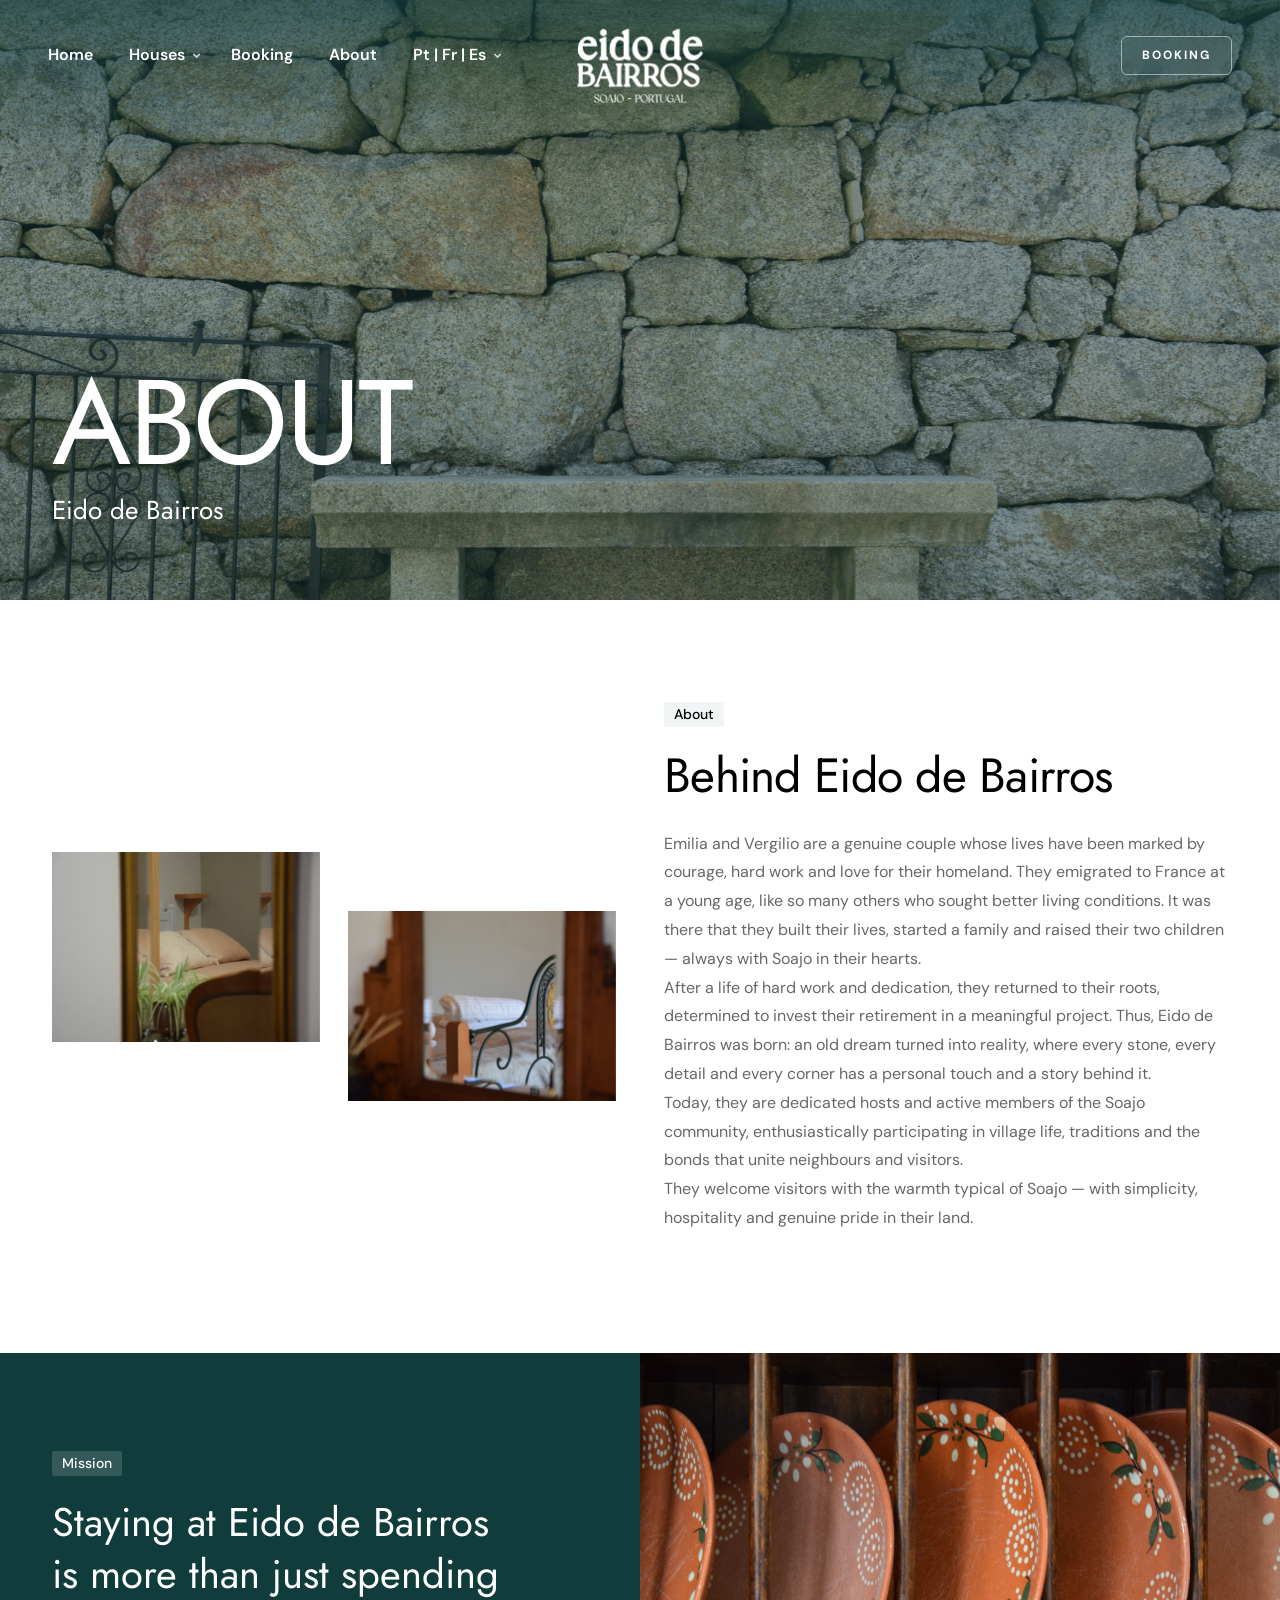
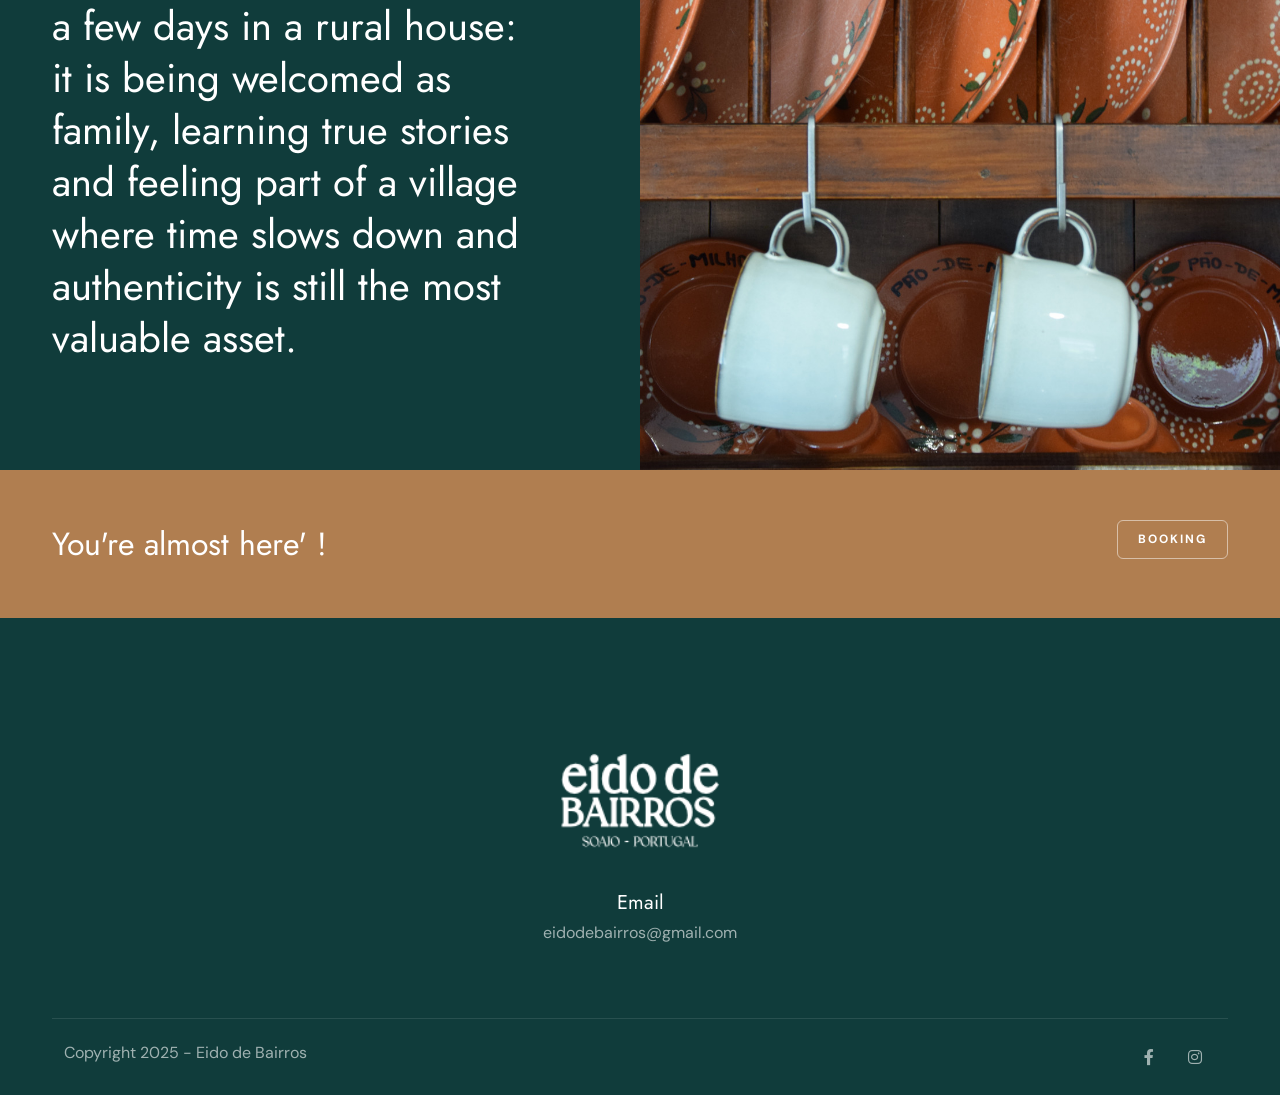
<file: sobre-en.html>
<!DOCTYPE html> 
<html lang="zxx"> 
    <head>
        <title>Eido de Bairros</title>
        <link rel="icon" href="images/icon.webp" type="image/gif" sizes="16x16"/>
        <meta content="text/html;charset=utf-8" http-equiv="Content-Type"/>
        <meta content="width=device-width, initial-scale=1.0" name="viewport"/>
        <meta content="Eido de Bairros" name="Turismo Rural, Soajo, Parque Nacional Peneda Gerês, Lagoas, Natureza, Férias em familia"/>
        <meta content="" name="keywords"/>
        <meta content="" name="author"/>
        <!-- CSS Files
    ================================================== -->
        <link href="css/bootstrap.min.css" rel="stylesheet" type="text/css" id="bootstrap"/>
        <link href="css/plugins.css" rel="stylesheet" type="text/css"/>
        <link href="css/swiper.css" rel="stylesheet" type="text/css"/>
        <link href="css/style.css" rel="stylesheet" type="text/css"/>
        <link href="css/coloring.css" rel="stylesheet" type="text/css"/>
        <!-- custom-css -->
        <link href="css/swiper-custom-1.css" rel="stylesheet" type="text/css"/>
        <!-- color scheme -->
        <link id="colors" href="css/colors/scheme-01.css" rel="stylesheet" type="text/css"/>
    </head>     
    <body> 
        <div id="wrapper"> 
            <div class="float-text show-on-scroll"> <span><a href="#">Scroll to top</a></span> 
            </div>             
            <div class="scrollbar-v show-on-scroll"></div>             
            <!-- page preloader begin -->             
            <div id="de-loader"></div>             
            <!-- page preloader close -->             
            <header class="transparent logo-center"> 
                <div class="container-fluid px-lg-5 px-3"> 
                    <div class="row"> 
                        <div class="col-lg-12"> 
                            <div class="de-flex">
                            <div class="col-start">
                                <ul id="mainmenu">
                                    <li><a class="menu-item" href="index-en.html">Home</a></li>
                                     <li><a class="menu-item" href="#">Houses</a>
                                        <ul class="mega px-lg-5">
                                            <li>
                                                <div class="container-fluid">
                                                    <div class="sb-menu p-4">
                                                        <div class="row g-3">
                                                            <div class="col-lg-2 col-md-4 col-sm-6 text-center">
                                                                <div class="relative hover text-center overflow-hidden soft-shadow">
                                                                    <a class="p-0" href="cantinhodatouca-en.html">
                                                                        <img src="images/CANTINHO-TOUCA.png" class="w-100 relative hover-scale-1-1" alt="">
                                                                    </a>
                                                                </div>
                                                                <h6 class="mt-3">House Cantinho da Touça</h6>
                                                            </div>

                                                            <div class="col-lg-2 col-md-4 col-sm-6 text-center">
                                                                <div class="relative hover text-center overflow-hidden soft-shadow">
                                                                    <a class="p-0" href="vinhadatouca-en.html">
                                                                        <img src="images/VINHA-TOUCA-T1.png" class="w-100 relative hover-scale-1-1" alt="">
                                                                    </a>
                                                                </div>
                                                                <h6 class="mt-3">House Vinha da Touça</h6>
                                                            </div>

                                                            <div class="col-lg-2 col-md-4 col-sm-6 text-center">
                                                                <div class="relative hover text-center overflow-hidden soft-shadow">
                                                                    <a class="p-0" href="vinhadatouca1-en.html">
                                                                        <img src="images/VINHA-TOUCA.png" class="w-100 relative hover-scale-1-1" alt="">
                                                                    </a>
                                                                </div>
                                                                <h6 class="mt-3">Vinha da Touça</h6>
                                                            </div>

                                                            
                                                        </div>
                                                    </div>
                                                </div>
                                            </li>
                                            
                                        </ul>
                                    </li>
                                    <li><a class="menu-item" href="reservar-en.html">Booking</a></li>
                                    <li><a class="menu-item" href="sobre_en.html">About</a></li>
                                    <li><a class="menu-item" href="#">Pt | Fr | Es </a>
                                        <ul>
                                           <li><a class="menu-item" href="sobre.html">Português</a></li>
                                        <li><a class="menu-item" href="#">Français</a></li>
                                        <li><a class="menu-item" href="#">Español</a></li>
                                        </ul>
                                    </li>
                                </ul>
                                
                            </div>
                            <div class="col-center">
                                <a href="index-en.html"><img src="images/LOGOTIPO-EIDOBAIRROS.png" alt="" ></a>
                            </div>
                            <div class="col-end">
                                 <div class="menu_side_area">          
                                    <a href="reservar-en.html" class="btn-main btn-line bg-blur fx-slide sm-hide"><span>Booking</span></a>
                                    <span id="menu-btn"></span>
                                </div>
                                

                            </div>
                            
                        </div>                          
                        </div>                         
                    </div>                     
                </div>                 
            </header>             
            <section id="section-hero" class="section-dark text-light no-top no-bottom relative overflow-hidden mh-600 jarallax"> 
                <img src="images/POSTAL-05.jpg" class="jarallax-img" alt=""/> 
                <div class="gradient-edge-top op-6"></div>                 
                <div class="abs w-80 bottom-10 z-2 w-100"> 
                    <div class="container"> 
                        <div class="row"> 
                            <div class="col-lg-12"> 
                                <div class="relative overflow-hidden"> 
                                    <div class="wow fadeInUpBig" data-wow-duration="1.5s"> 
                                        <h1 class="fs-120 text-uppercase fs-sm-10vw mb-2 lh-1">About</h1> 
                                        <h3>Eido de Bairros</h3> 
                                    </div>                                     
                                </div>                                 
                            </div>                             
                        </div>                         
                    </div>                     
                </div>                 
                <div class="sw-overlay op-5"></div>                 
            </section>             
            <section> 
                <div class="container relative z-1"> 
                    <div class="row g-4 gx-5 align-items-center justify-content-between"> 
                        <div class="col-lg-6"> 
                            <div class="row g-4"> 
                                <div class="col-sm-6"> 
                                    <div class="row g-4"> 
                                        <div class="col-lg-12"> 
                                            <div class=" overflow-hidden wow zoomIn"> 
                                                <img src="images/POSTAL-11.jpg" class="w-100 wow scaleIn" alt=""/> 
                                            </div>                                             
                                        </div>                                         
                                    </div>                                     
                                </div> 
                                                                
                                <div class="col-sm-6"> 
                                    <div class="row g-4"> 
                                        <div class="spacer-single sm-hide"></div>                                         
                                        <div class="col-lg-12"> 
                                            <div class=" overflow-hidden wow zoomIn" data-wow-delay=".3s"> 
                                                <img src="images/POSTAL-09.jpg" class="w-100 wow scaleIn" alt="" data-wow-delay=".3s"/> 
                                            </div>                                             
                                        </div>                                         
                                    </div>                                     
                                </div>                                 
                            </div>                             
                        </div>                         
                        <div class="col-lg-6"> 
                            <div class="subtitle wow fadeInUp" data-wow-delay=".2s">About</div>                             
                            <h2 class="wow fadeInUp" data-wow-delay=".4s">Behind Eido de Bairros</h2> 
                            <p class="wow fadeInUp" data-wow-delay=".6s">Emilia and Vergilio are a genuine couple whose lives have been marked by courage, hard work and love for their homeland. They emigrated to France at a young age, like so many others who sought better living conditions. It was there that they built their lives, started a family and raised their two children — always with Soajo in their hearts.<br/>
After a life of hard work and dedication, they returned to their roots, determined to invest their retirement in a meaningful project. Thus, Eido de Bairros was born: an old dream turned into reality, where every stone, every detail and every corner has a personal touch and a story behind it.<br/>
Today, they are dedicated hosts and active members of the Soajo community, enthusiastically participating in village life, traditions and the bonds that unite neighbours and visitors.<br/>
They welcome visitors with the warmth typical of Soajo — with simplicity, hospitality and genuine pride in their land.<br/>
</p> 
                        </div>                         
                    </div>                     
                </div>                 
            </section>             
            <section class="bg-dark section-dark text-light relative no-top no-bottom overflow-hidden"> 
                <div class="container-fluid position-relative half-fluid"> 
                    <div class="container"> 
                        <div class="row gx-5"> 
                            <!-- Image -->                             
                            <div class="col-lg-6 position-lg-absolute right-half h-100 overflow-hidden"> 
                                <div class="image" data-bgimage="url(images/POSTAL-12.jpg) center"></div>                                 
                            </div>                             
                            <!-- Text -->                             
                            <div class="col-lg-6 relative z-3"> 
                                <div class="me-lg-5 pe-lg-5 py-5 my-5"> 
                                    <div class="subtitle">Mission</div>                                     
                                    <h3 class="fs-40 lh-1-3">Staying at Eido de Bairros is more than just spending a few days in a rural house: it is being welcomed as family, learning true stories and feeling part of a village where time slows down and authenticity is still the most valuable asset.</h3> 
                                </div>                                 
                            </div>                             
                        </div>                         
                    </div>                     
                </div>                 
            </section>             
            <section class="bg-color section-dark text-light pt-50 pb-50"> 
                <div class="container"> 
                    <div class="row g-4"> 
                        <div class="col-md-9"> 
                            <h3 class="mb-0 fs-32">You're almost here' !</h3> 
                        </div>                         
                        <div class="col-lg-3 text-lg-end"> <a class="btn-main fx-slide btn-line" href="reservar-en.html"><span>Booking</span></a> 
                        </div>                         
                    </div>                     
                </div>                 
            </section>             
        </div>         
        <!-- footer begin -->         
        <footer class="section-dark">
            <div class="container">
                <div class="row gx-5 justify-content-center">
                    <div class="col-lg-8">
                        <div class="text-center">
                            <img src="images/LOGOTIPO-EIDOBAIRROS.png" class="w-200px" alt=""/>
                            <div class="spacer-single"></div>
                            <div class="fs-16">
                                <h4 class="mb-0">Email </h4>
                                <p>eidodebairros@gmail.com</p>
                            </div>
                        </div>
                    </div>                     
                </div>
                <div class="subfooter">
                    <div class="container">
                        <div class="row">
                            <div class="col-md-6">
                                Copyright 2025 - Eido de Bairros
</div>
                            <div class="col-md-6 text-md-end">
                                <div class="social-icons mb-sm-30 text-center">
                                    <a href="https://www.facebook.com/profile.php?id=61564070338830" target="_blank"><i class="fa-brands fa-facebook-f"></i></a>
                                    <a href="https://www.instagram.com/eidodebairros_soajo/" target="_blank"><i class="fa-brands fa-instagram"></i></a>
                                </div>
                            </div>
                        </div>
                    </div>
                </div>
            </div>
        </footer>         
        <!-- footer end -->         
        <!-- Javascript Files
    ================================================== -->         
        <script src="js/vendors.js"></script>         
        <script src="js/designesia.js"></script>         
    </body>     
</html>
</file>
<file: css/plugins.css>
@charset "UTF-8";
/*!
 * animate.css -http://daneden.me/animate
 * Version - 3.5.1
 * Licensed under the MIT license - http://opensource.org/licenses/MIT
 *
 * Copyright (c) 2016 Daniel Eden
 */
 .animated{-webkit-animation-duration:.8s;animation-duration:.8s;-webkit-animation-fill-mode:both;animation-fill-mode:both}.animated.infinite{-webkit-animation-iteration-count:infinite;animation-iteration-count:infinite}.animated.hinge{-webkit-animation-duration:2s;animation-duration:2s}.animated.flipOutX,.animated.flipOutY,.animated.bounceIn,.animated.bounceOut{-webkit-animation-duration:.75s;animation-duration:.75s}@-webkit-keyframes bounce{from,20%,53%,80%,to{-webkit-animation-timing-function:cubic-bezier(.215,.61,.355,1);animation-timing-function:cubic-bezier(.215,.61,.355,1);-webkit-transform:translate3d(0,0,0);transform:translate3d(0,0,0)}40%,43%{-webkit-animation-timing-function:cubic-bezier(.755,.05,.855,.06);animation-timing-function:cubic-bezier(.755,.05,.855,.06);-webkit-transform:translate3d(0,-30px,0);transform:translate3d(0,-30px,0)}70%{-webkit-animation-timing-function:cubic-bezier(.755,.05,.855,.06);animation-timing-function:cubic-bezier(.755,.05,.855,.06);-webkit-transform:translate3d(0,-15px,0);transform:translate3d(0,-15px,0)}90%{-webkit-transform:translate3d(0,-4px,0);transform:translate3d(0,-4px,0)}}@keyframes bounce{from,20%,53%,80%,to{-webkit-animation-timing-function:cubic-bezier(.215,.61,.355,1);animation-timing-function:cubic-bezier(.215,.61,.355,1);-webkit-transform:translate3d(0,0,0);transform:translate3d(0,0,0)}40%,43%{-webkit-animation-timing-function:cubic-bezier(.755,.05,.855,.06);animation-timing-function:cubic-bezier(.755,.05,.855,.06);-webkit-transform:translate3d(0,-30px,0);transform:translate3d(0,-30px,0)}70%{-webkit-animation-timing-function:cubic-bezier(.755,.05,.855,.06);animation-timing-function:cubic-bezier(.755,.05,.855,.06);-webkit-transform:translate3d(0,-15px,0);transform:translate3d(0,-15px,0)}90%{-webkit-transform:translate3d(0,-4px,0);transform:translate3d(0,-4px,0)}}.bounce{-webkit-animation-name:bounce;animation-name:bounce;-webkit-transform-origin:center bottom;transform-origin:center bottom}@-webkit-keyframes flash{from,50%,to{opacity:1}25%,75%{opacity:0}}@keyframes flash{from,50%,to{opacity:1}25%,75%{opacity:0}}.flash{-webkit-animation-name:flash;animation-name:flash}@-webkit-keyframes pulse{from{-webkit-transform:scale3d(1,1,1);transform:scale3d(1,1,1)}50%{-webkit-transform:scale3d(1.05,1.05,1.05);transform:scale3d(1.05,1.05,1.05)}to{-webkit-transform:scale3d(1,1,1);transform:scale3d(1,1,1)}}@keyframes pulse{from{-webkit-transform:scale3d(1,1,1);transform:scale3d(1,1,1)}50%{-webkit-transform:scale3d(1.05,1.05,1.05);transform:scale3d(1.05,1.05,1.05)}to{-webkit-transform:scale3d(1,1,1);transform:scale3d(1,1,1)}}.pulse{-webkit-animation-name:pulse;animation-name:pulse}@-webkit-keyframes rubberBand{from{-webkit-transform:scale3d(1,1,1);transform:scale3d(1,1,1)}30%{-webkit-transform:scale3d(1.25,.75,1);transform:scale3d(1.25,.75,1)}40%{-webkit-transform:scale3d(.75,1.25,1);transform:scale3d(.75,1.25,1)}50%{-webkit-transform:scale3d(1.15,.85,1);transform:scale3d(1.15,.85,1)}65%{-webkit-transform:scale3d(.95,1.05,1);transform:scale3d(.95,1.05,1)}75%{-webkit-transform:scale3d(1.05,.95,1);transform:scale3d(1.05,.95,1)}to{-webkit-transform:scale3d(1,1,1);transform:scale3d(1,1,1)}}@keyframes rubberBand{from{-webkit-transform:scale3d(1,1,1);transform:scale3d(1,1,1)}30%{-webkit-transform:scale3d(1.25,.75,1);transform:scale3d(1.25,.75,1)}40%{-webkit-transform:scale3d(.75,1.25,1);transform:scale3d(.75,1.25,1)}50%{-webkit-transform:scale3d(1.15,.85,1);transform:scale3d(1.15,.85,1)}65%{-webkit-transform:scale3d(.95,1.05,1);transform:scale3d(.95,1.05,1)}75%{-webkit-transform:scale3d(1.05,.95,1);transform:scale3d(1.05,.95,1)}to{-webkit-transform:scale3d(1,1,1);transform:scale3d(1,1,1)}}.rubberBand{-webkit-animation-name:rubberBand;animation-name:rubberBand}@-webkit-keyframes shake{from,to{-webkit-transform:translate3d(0,0,0);transform:translate3d(0,0,0)}10%,30%,50%,70%,90%{-webkit-transform:translate3d(-10px,0,0);transform:translate3d(-10px,0,0)}20%,40%,60%,80%{-webkit-transform:translate3d(10px,0,0);transform:translate3d(10px,0,0)}}@keyframes shake{from,to{-webkit-transform:translate3d(0,0,0);transform:translate3d(0,0,0)}10%,30%,50%,70%,90%{-webkit-transform:translate3d(-10px,0,0);transform:translate3d(-10px,0,0)}20%,40%,60%,80%{-webkit-transform:translate3d(10px,0,0);transform:translate3d(10px,0,0)}}.shake{-webkit-animation-name:shake;animation-name:shake}@-webkit-keyframes headShake{0%{-webkit-transform:translateX(0);transform:translateX(0)}6.5%{-webkit-transform:translateX(-6px) rotateY(-9deg);transform:translateX(-6px) rotateY(-9deg)}18.5%{-webkit-transform:translateX(5px) rotateY(7deg);transform:translateX(5px) rotateY(7deg)}31.5%{-webkit-transform:translateX(-3px) rotateY(-5deg);transform:translateX(-3px) rotateY(-5deg)}43.5%{-webkit-transform:translateX(2px) rotateY(3deg);transform:translateX(2px) rotateY(3deg)}50%{-webkit-transform:translateX(0);transform:translateX(0)}}@keyframes headShake{0%{-webkit-transform:translateX(0);transform:translateX(0)}6.5%{-webkit-transform:translateX(-6px) rotateY(-9deg);transform:translateX(-6px) rotateY(-9deg)}18.5%{-webkit-transform:translateX(5px) rotateY(7deg);transform:translateX(5px) rotateY(7deg)}31.5%{-webkit-transform:translateX(-3px) rotateY(-5deg);transform:translateX(-3px) rotateY(-5deg)}43.5%{-webkit-transform:translateX(2px) rotateY(3deg);transform:translateX(2px) rotateY(3deg)}50%{-webkit-transform:translateX(0);transform:translateX(0)}}.headShake{-webkit-animation-timing-function:ease-in-out;animation-timing-function:ease-in-out;-webkit-animation-name:headShake;animation-name:headShake}@-webkit-keyframes swing{20%{-webkit-transform:rotate3d(0,0,1,15deg);transform:rotate3d(0,0,1,15deg)}40%{-webkit-transform:rotate3d(0,0,1,-10deg);transform:rotate3d(0,0,1,-10deg)}60%{-webkit-transform:rotate3d(0,0,1,5deg);transform:rotate3d(0,0,1,5deg)}80%{-webkit-transform:rotate3d(0,0,1,-5deg);transform:rotate3d(0,0,1,-5deg)}to{-webkit-transform:rotate3d(0,0,1,0deg);transform:rotate3d(0,0,1,0deg)}}@keyframes swing{20%{-webkit-transform:rotate3d(0,0,1,15deg);transform:rotate3d(0,0,1,15deg)}40%{-webkit-transform:rotate3d(0,0,1,-10deg);transform:rotate3d(0,0,1,-10deg)}60%{-webkit-transform:rotate3d(0,0,1,5deg);transform:rotate3d(0,0,1,5deg)}80%{-webkit-transform:rotate3d(0,0,1,-5deg);transform:rotate3d(0,0,1,-5deg)}to{-webkit-transform:rotate3d(0,0,1,0deg);transform:rotate3d(0,0,1,0deg)}}.swing{-webkit-transform-origin:top center;transform-origin:top center;-webkit-animation-name:swing;animation-name:swing}@-webkit-keyframes tada{from{-webkit-transform:scale3d(1,1,1);transform:scale3d(1,1,1)}10%,20%{-webkit-transform:scale3d(.9,.9,.9) rotate3d(0,0,1,-3deg);transform:scale3d(.9,.9,.9) rotate3d(0,0,1,-3deg)}30%,50%,70%,90%{-webkit-transform:scale3d(1.1,1.1,1.1) rotate3d(0,0,1,3deg);transform:scale3d(1.1,1.1,1.1) rotate3d(0,0,1,3deg)}40%,60%,80%{-webkit-transform:scale3d(1.1,1.1,1.1) rotate3d(0,0,1,-3deg);transform:scale3d(1.1,1.1,1.1) rotate3d(0,0,1,-3deg)}to{-webkit-transform:scale3d(1,1,1);transform:scale3d(1,1,1)}}@keyframes tada{from{-webkit-transform:scale3d(1,1,1);transform:scale3d(1,1,1)}10%,20%{-webkit-transform:scale3d(.9,.9,.9) rotate3d(0,0,1,-3deg);transform:scale3d(.9,.9,.9) rotate3d(0,0,1,-3deg)}30%,50%,70%,90%{-webkit-transform:scale3d(1.1,1.1,1.1) rotate3d(0,0,1,3deg);transform:scale3d(1.1,1.1,1.1) rotate3d(0,0,1,3deg)}40%,60%,80%{-webkit-transform:scale3d(1.1,1.1,1.1) rotate3d(0,0,1,-3deg);transform:scale3d(1.1,1.1,1.1) rotate3d(0,0,1,-3deg)}to{-webkit-transform:scale3d(1,1,1);transform:scale3d(1,1,1)}}.tada{-webkit-animation-name:tada;animation-name:tada}@-webkit-keyframes wobble{from{-webkit-transform:none;transform:none}15%{-webkit-transform:translate3d(-25%,0,0) rotate3d(0,0,1,-5deg);transform:translate3d(-25%,0,0) rotate3d(0,0,1,-5deg)}30%{-webkit-transform:translate3d(20%,0,0) rotate3d(0,0,1,3deg);transform:translate3d(20%,0,0) rotate3d(0,0,1,3deg)}45%{-webkit-transform:translate3d(-15%,0,0) rotate3d(0,0,1,-3deg);transform:translate3d(-15%,0,0) rotate3d(0,0,1,-3deg)}60%{-webkit-transform:translate3d(10%,0,0) rotate3d(0,0,1,2deg);transform:translate3d(10%,0,0) rotate3d(0,0,1,2deg)}75%{-webkit-transform:translate3d(-5%,0,0) rotate3d(0,0,1,-1deg);transform:translate3d(-5%,0,0) rotate3d(0,0,1,-1deg)}to{-webkit-transform:none;transform:none}}@keyframes wobble{from{-webkit-transform:none;transform:none}15%{-webkit-transform:translate3d(-25%,0,0) rotate3d(0,0,1,-5deg);transform:translate3d(-25%,0,0) rotate3d(0,0,1,-5deg)}30%{-webkit-transform:translate3d(20%,0,0) rotate3d(0,0,1,3deg);transform:translate3d(20%,0,0) rotate3d(0,0,1,3deg)}45%{-webkit-transform:translate3d(-15%,0,0) rotate3d(0,0,1,-3deg);transform:translate3d(-15%,0,0) rotate3d(0,0,1,-3deg)}60%{-webkit-transform:translate3d(10%,0,0) rotate3d(0,0,1,2deg);transform:translate3d(10%,0,0) rotate3d(0,0,1,2deg)}75%{-webkit-transform:translate3d(-5%,0,0) rotate3d(0,0,1,-1deg);transform:translate3d(-5%,0,0) rotate3d(0,0,1,-1deg)}to{-webkit-transform:none;transform:none}}.wobble{-webkit-animation-name:wobble;animation-name:wobble}@-webkit-keyframes jello{from,11.1%,to{-webkit-transform:none;transform:none}22.2%{-webkit-transform:skewX(-12.5deg) skewY(-12.5deg);transform:skewX(-12.5deg) skewY(-12.5deg)}33.3%{-webkit-transform:skewX(6.25deg) skewY(6.25deg);transform:skewX(6.25deg) skewY(6.25deg)}44.4%{-webkit-transform:skewX(-3.125deg) skewY(-3.125deg);transform:skewX(-3.125deg) skewY(-3.125deg)}55.5%{-webkit-transform:skewX(1.5625deg) skewY(1.5625deg);transform:skewX(1.5625deg) skewY(1.5625deg)}66.6%{-webkit-transform:skewX(-0.78125deg) skewY(-0.78125deg);transform:skewX(-0.78125deg) skewY(-0.78125deg)}77.7%{-webkit-transform:skewX(0.390625deg) skewY(0.390625deg);transform:skewX(0.390625deg) skewY(0.390625deg)}88.8%{-webkit-transform:skewX(-0.1953125deg) skewY(-0.1953125deg);transform:skewX(-0.1953125deg) skewY(-0.1953125deg)}}@keyframes jello{from,11.1%,to{-webkit-transform:none;transform:none}22.2%{-webkit-transform:skewX(-12.5deg) skewY(-12.5deg);transform:skewX(-12.5deg) skewY(-12.5deg)}33.3%{-webkit-transform:skewX(6.25deg) skewY(6.25deg);transform:skewX(6.25deg) skewY(6.25deg)}44.4%{-webkit-transform:skewX(-3.125deg) skewY(-3.125deg);transform:skewX(-3.125deg) skewY(-3.125deg)}55.5%{-webkit-transform:skewX(1.5625deg) skewY(1.5625deg);transform:skewX(1.5625deg) skewY(1.5625deg)}66.6%{-webkit-transform:skewX(-0.78125deg) skewY(-0.78125deg);transform:skewX(-0.78125deg) skewY(-0.78125deg)}77.7%{-webkit-transform:skewX(0.390625deg) skewY(0.390625deg);transform:skewX(0.390625deg) skewY(0.390625deg)}88.8%{-webkit-transform:skewX(-0.1953125deg) skewY(-0.1953125deg);transform:skewX(-0.1953125deg) skewY(-0.1953125deg)}}.jello{-webkit-animation-name:jello;animation-name:jello;-webkit-transform-origin:center;transform-origin:center}@-webkit-keyframes bounceIn{from,20%,40%,60%,80%,to{-webkit-animation-timing-function:cubic-bezier(.215,.61,.355,1);animation-timing-function:cubic-bezier(.215,.61,.355,1)}0%{opacity:0;-webkit-transform:scale3d(.3,.3,.3);transform:scale3d(.3,.3,.3)}20%{-webkit-transform:scale3d(1.1,1.1,1.1);transform:scale3d(1.1,1.1,1.1)}40%{-webkit-transform:scale3d(.9,.9,.9);transform:scale3d(.9,.9,.9)}60%{opacity:1;-webkit-transform:scale3d(1.03,1.03,1.03);transform:scale3d(1.03,1.03,1.03)}80%{-webkit-transform:scale3d(.97,.97,.97);transform:scale3d(.97,.97,.97)}to{opacity:1;-webkit-transform:scale3d(1,1,1);transform:scale3d(1,1,1)}}@keyframes bounceIn{from,20%,40%,60%,80%,to{-webkit-animation-timing-function:cubic-bezier(.215,.61,.355,1);animation-timing-function:cubic-bezier(.215,.61,.355,1)}0%{opacity:0;-webkit-transform:scale3d(.3,.3,.3);transform:scale3d(.3,.3,.3)}20%{-webkit-transform:scale3d(1.1,1.1,1.1);transform:scale3d(1.1,1.1,1.1)}40%{-webkit-transform:scale3d(.9,.9,.9);transform:scale3d(.9,.9,.9)}60%{opacity:1;-webkit-transform:scale3d(1.03,1.03,1.03);transform:scale3d(1.03,1.03,1.03)}80%{-webkit-transform:scale3d(.97,.97,.97);transform:scale3d(.97,.97,.97)}to{opacity:1;-webkit-transform:scale3d(1,1,1);transform:scale3d(1,1,1)}}.bounceIn{-webkit-animation-name:bounceIn;animation-name:bounceIn}@-webkit-keyframes bounceInDown{from,60%,75%,90%,to{-webkit-animation-timing-function:cubic-bezier(.215,.61,.355,1);animation-timing-function:cubic-bezier(.215,.61,.355,1)}0%{opacity:0;-webkit-transform:translate3d(0,-3000px,0);transform:translate3d(0,-3000px,0)}60%{opacity:1;-webkit-transform:translate3d(0,25px,0);transform:translate3d(0,25px,0)}75%{-webkit-transform:translate3d(0,-10px,0);transform:translate3d(0,-10px,0)}90%{-webkit-transform:translate3d(0,5px,0);transform:translate3d(0,5px,0)}to{-webkit-transform:none;transform:none}}@keyframes bounceInDown{from,60%,75%,90%,to{-webkit-animation-timing-function:cubic-bezier(.215,.61,.355,1);animation-timing-function:cubic-bezier(.215,.61,.355,1)}0%{opacity:0;-webkit-transform:translate3d(0,-3000px,0);transform:translate3d(0,-3000px,0)}60%{opacity:1;-webkit-transform:translate3d(0,25px,0);transform:translate3d(0,25px,0)}75%{-webkit-transform:translate3d(0,-10px,0);transform:translate3d(0,-10px,0)}90%{-webkit-transform:translate3d(0,5px,0);transform:translate3d(0,5px,0)}to{-webkit-transform:none;transform:none}}.bounceInDown{-webkit-animation-name:bounceInDown;animation-name:bounceInDown}@-webkit-keyframes bounceInLeft{from,60%,75%,90%,to{-webkit-animation-timing-function:cubic-bezier(.215,.61,.355,1);animation-timing-function:cubic-bezier(.215,.61,.355,1)}0%{opacity:0;-webkit-transform:translate3d(-3000px,0,0);transform:translate3d(-3000px,0,0)}60%{opacity:1;-webkit-transform:translate3d(25px,0,0);transform:translate3d(25px,0,0)}75%{-webkit-transform:translate3d(-10px,0,0);transform:translate3d(-10px,0,0)}90%{-webkit-transform:translate3d(5px,0,0);transform:translate3d(5px,0,0)}to{-webkit-transform:none;transform:none}}@keyframes bounceInLeft{from,60%,75%,90%,to{-webkit-animation-timing-function:cubic-bezier(.215,.61,.355,1);animation-timing-function:cubic-bezier(.215,.61,.355,1)}0%{opacity:0;-webkit-transform:translate3d(-3000px,0,0);transform:translate3d(-3000px,0,0)}60%{opacity:1;-webkit-transform:translate3d(25px,0,0);transform:translate3d(25px,0,0)}75%{-webkit-transform:translate3d(-10px,0,0);transform:translate3d(-10px,0,0)}90%{-webkit-transform:translate3d(5px,0,0);transform:translate3d(5px,0,0)}to{-webkit-transform:none;transform:none}}.bounceInLeft{-webkit-animation-name:bounceInLeft;animation-name:bounceInLeft}@-webkit-keyframes bounceInRight{from,60%,75%,90%,to{-webkit-animation-timing-function:cubic-bezier(.215,.61,.355,1);animation-timing-function:cubic-bezier(.215,.61,.355,1)}from{opacity:0;-webkit-transform:translate3d(3000px,0,0);transform:translate3d(3000px,0,0)}60%{opacity:1;-webkit-transform:translate3d(-25px,0,0);transform:translate3d(-25px,0,0)}75%{-webkit-transform:translate3d(10px,0,0);transform:translate3d(10px,0,0)}90%{-webkit-transform:translate3d(-5px,0,0);transform:translate3d(-5px,0,0)}to{-webkit-transform:none;transform:none}}@keyframes bounceInRight{from,60%,75%,90%,to{-webkit-animation-timing-function:cubic-bezier(.215,.61,.355,1);animation-timing-function:cubic-bezier(.215,.61,.355,1)}from{opacity:0;-webkit-transform:translate3d(3000px,0,0);transform:translate3d(3000px,0,0)}60%{opacity:1;-webkit-transform:translate3d(-25px,0,0);transform:translate3d(-25px,0,0)}75%{-webkit-transform:translate3d(10px,0,0);transform:translate3d(10px,0,0)}90%{-webkit-transform:translate3d(-5px,0,0);transform:translate3d(-5px,0,0)}to{-webkit-transform:none;transform:none}}.bounceInRight{-webkit-animation-name:bounceInRight;animation-name:bounceInRight}@-webkit-keyframes bounceInUp{from,60%,75%,90%,to{-webkit-animation-timing-function:cubic-bezier(.215,.61,.355,1);animation-timing-function:cubic-bezier(.215,.61,.355,1)}from{opacity:0;-webkit-transform:translate3d(0,3000px,0);transform:translate3d(0,3000px,0)}60%{opacity:1;-webkit-transform:translate3d(0,-20px,0);transform:translate3d(0,-20px,0)}75%{-webkit-transform:translate3d(0,10px,0);transform:translate3d(0,10px,0)}90%{-webkit-transform:translate3d(0,-5px,0);transform:translate3d(0,-5px,0)}to{-webkit-transform:translate3d(0,0,0);transform:translate3d(0,0,0)}}@keyframes bounceInUp{from,60%,75%,90%,to{-webkit-animation-timing-function:cubic-bezier(.215,.61,.355,1);animation-timing-function:cubic-bezier(.215,.61,.355,1)}from{opacity:0;-webkit-transform:translate3d(0,3000px,0);transform:translate3d(0,3000px,0)}60%{opacity:1;-webkit-transform:translate3d(0,-20px,0);transform:translate3d(0,-20px,0)}75%{-webkit-transform:translate3d(0,10px,0);transform:translate3d(0,10px,0)}90%{-webkit-transform:translate3d(0,-5px,0);transform:translate3d(0,-5px,0)}to{-webkit-transform:translate3d(0,0,0);transform:translate3d(0,0,0)}}.bounceInUp{-webkit-animation-name:bounceInUp;animation-name:bounceInUp}@-webkit-keyframes bounceOut{20%{-webkit-transform:scale3d(.9,.9,.9);transform:scale3d(.9,.9,.9)}50%,55%{opacity:1;-webkit-transform:scale3d(1.1,1.1,1.1);transform:scale3d(1.1,1.1,1.1)}to{opacity:0;-webkit-transform:scale3d(.3,.3,.3);transform:scale3d(.3,.3,.3)}}@keyframes bounceOut{20%{-webkit-transform:scale3d(.9,.9,.9);transform:scale3d(.9,.9,.9)}50%,55%{opacity:1;-webkit-transform:scale3d(1.1,1.1,1.1);transform:scale3d(1.1,1.1,1.1)}to{opacity:0;-webkit-transform:scale3d(.3,.3,.3);transform:scale3d(.3,.3,.3)}}.bounceOut{-webkit-animation-name:bounceOut;animation-name:bounceOut}@-webkit-keyframes bounceOutDown{20%{-webkit-transform:translate3d(0,10px,0);transform:translate3d(0,10px,0)}40%,45%{opacity:1;-webkit-transform:translate3d(0,-20px,0);transform:translate3d(0,-20px,0)}to{opacity:0;-webkit-transform:translate3d(0,2000px,0);transform:translate3d(0,2000px,0)}}@keyframes bounceOutDown{20%{-webkit-transform:translate3d(0,10px,0);transform:translate3d(0,10px,0)}40%,45%{opacity:1;-webkit-transform:translate3d(0,-20px,0);transform:translate3d(0,-20px,0)}to{opacity:0;-webkit-transform:translate3d(0,2000px,0);transform:translate3d(0,2000px,0)}}.bounceOutDown{-webkit-animation-name:bounceOutDown;animation-name:bounceOutDown}@-webkit-keyframes bounceOutLeft{20%{opacity:1;-webkit-transform:translate3d(20px,0,0);transform:translate3d(20px,0,0)}to{opacity:0;-webkit-transform:translate3d(-2000px,0,0);transform:translate3d(-2000px,0,0)}}@keyframes bounceOutLeft{20%{opacity:1;-webkit-transform:translate3d(20px,0,0);transform:translate3d(20px,0,0)}to{opacity:0;-webkit-transform:translate3d(-2000px,0,0);transform:translate3d(-2000px,0,0)}}.bounceOutLeft{-webkit-animation-name:bounceOutLeft;animation-name:bounceOutLeft}@-webkit-keyframes bounceOutRight{20%{opacity:1;-webkit-transform:translate3d(-20px,0,0);transform:translate3d(-20px,0,0)}to{opacity:0;-webkit-transform:translate3d(2000px,0,0);transform:translate3d(2000px,0,0)}}@keyframes bounceOutRight{20%{opacity:1;-webkit-transform:translate3d(-20px,0,0);transform:translate3d(-20px,0,0)}to{opacity:0;-webkit-transform:translate3d(2000px,0,0);transform:translate3d(2000px,0,0)}}.bounceOutRight{-webkit-animation-name:bounceOutRight;animation-name:bounceOutRight}@-webkit-keyframes bounceOutUp{20%{-webkit-transform:translate3d(0,-10px,0);transform:translate3d(0,-10px,0)}40%,45%{opacity:1;-webkit-transform:translate3d(0,20px,0);transform:translate3d(0,20px,0)}to{opacity:0;-webkit-transform:translate3d(0,-2000px,0);transform:translate3d(0,-2000px,0)}}@keyframes bounceOutUp{20%{-webkit-transform:translate3d(0,-10px,0);transform:translate3d(0,-10px,0)}40%,45%{opacity:1;-webkit-transform:translate3d(0,20px,0);transform:translate3d(0,20px,0)}to{opacity:0;-webkit-transform:translate3d(0,-2000px,0);transform:translate3d(0,-2000px,0)}}.bounceOutUp{-webkit-animation-name:bounceOutUp;animation-name:bounceOutUp}@-webkit-keyframes fadeIn{from{opacity:0}to{opacity:1}}@keyframes fadeIn{from{opacity:0}to{opacity:1}}.fadeIn{-webkit-animation-name:fadeIn;animation-name:fadeIn}@-webkit-keyframes fadeInDown{from{opacity:0;-webkit-transform:translate3d(0,-30%,0);transform:translate3d(0,-30%,0)}to{opacity:1;-webkit-transform:none;transform:none}}@keyframes fadeInDown{from{opacity:0;-webkit-transform:translate3d(0,-30%,0);transform:translate3d(0,-30%,0)}to{opacity:1;-webkit-transform:none;transform:none}}.fadeInDown{-webkit-animation-name:fadeInDown;animation-name:fadeInDown}@-webkit-keyframes fadeInDownBig{from{opacity:0;-webkit-transform:translate3d(0,-2000px,0);transform:translate3d(0,-2000px,0)}to{opacity:1;-webkit-transform:none;transform:none}}@keyframes fadeInDownBig{from{opacity:0;-webkit-transform:translate3d(0,-2000px,0);transform:translate3d(0,-2000px,0)}to{opacity:1;-webkit-transform:none;transform:none}}.fadeInDownBig{-webkit-animation-name:fadeInDownBig;animation-name:fadeInDownBig}@-webkit-keyframes fadeInLeft{from{opacity:0;-webkit-transform:translate3d(-10%,0,0);transform:translate3d(-10%,0,0)}to{opacity:1;-webkit-transform:none;transform:none}}@keyframes fadeInLeft{from{opacity:0;-webkit-transform:translate3d(-10%,0,0);transform:translate3d(-10%,0,0)}to{opacity:1;-webkit-transform:none;transform:none}}.fadeInLeft{-webkit-animation-name:fadeInLeft;animation-name:fadeInLeft}@-webkit-keyframes fadeInLeftBig{from{opacity:0;-webkit-transform:translate3d(-2000px,0,0);transform:translate3d(-2000px,0,0)}to{opacity:1;-webkit-transform:none;transform:none}}@keyframes fadeInLeftBig{from{opacity:0;-webkit-transform:translate3d(-2000px,0,0);transform:translate3d(-2000px,0,0)}to{opacity:1;-webkit-transform:none;transform:none}}.fadeInLeftBig{-webkit-animation-name:fadeInLeftBig;animation-name:fadeInLeftBig}@-webkit-keyframes fadeInRight{from{opacity:0;-webkit-transform:translate3d(10%,0,0);transform:translate3d(10%,0,0)}to{opacity:1;-webkit-transform:none;transform:none}}@keyframes fadeInRight{from{opacity:0;-webkit-transform:translate3d(10%,0,0);transform:translate3d(10%,0,0)}to{opacity:1;-webkit-transform:none;transform:none}}.fadeInRight{-webkit-animation-name:fadeInRight;animation-name:fadeInRight}@-webkit-keyframes fadeInRightBig{from{opacity:0;-webkit-transform:translate3d(2000px,0,0);transform:translate3d(2000px,0,0)}to{opacity:1;-webkit-transform:none;transform:none}}@keyframes fadeInRightBig{from{opacity:0;-webkit-transform:translate3d(2000px,0,0);transform:translate3d(2000px,0,0)}to{opacity:1;-webkit-transform:none;transform:none}}.fadeInRightBig{-webkit-animation-name:fadeInRightBig;animation-name:fadeInRightBig}@-webkit-keyframes fadeInUp{from{opacity:0;-webkit-transform:translate3d(0,30%,0);transform:translate3d(0,30%,0)}to{opacity:1;-webkit-transform:none;transform:none}}@keyframes fadeInUp{from{opacity:0;-webkit-transform:translate3d(0,30%,0);transform:translate3d(0,30%,0)}to{opacity:1;-webkit-transform:none;transform:none}}.fadeInUp{-webkit-animation-name:fadeInUp;animation-name:fadeInUp}@-webkit-keyframes fadeInUpBig{from{opacity:0;-webkit-transform:translate3d(0,2000px,0);transform:translate3d(0,2000px,0)}to{opacity:1;-webkit-transform:none;transform:none}}@keyframes fadeInUpBig{from{opacity:0;-webkit-transform:translate3d(0,2000px,0);transform:translate3d(0,2000px,0)}to{opacity:1;-webkit-transform:none;transform:none}}.fadeInUpBig{-webkit-animation-name:fadeInUpBig;animation-name:fadeInUpBig}@-webkit-keyframes fadeOut{from{opacity:1}to{opacity:0}}@keyframes fadeOut{from{opacity:1}to{opacity:0}}.fadeOut{-webkit-animation-name:fadeOut;animation-name:fadeOut}@-webkit-keyframes fadeOutDown{from{opacity:1}to{opacity:0;-webkit-transform:translate3d(0,30%,0);transform:translate3d(0,30%,0)}}@keyframes fadeOutDown{from{opacity:1}to{opacity:0;-webkit-transform:translate3d(0,30%,0);transform:translate3d(0,30%,0)}}.fadeOutDown{-webkit-animation-name:fadeOutDown;animation-name:fadeOutDown}@-webkit-keyframes fadeOutDownBig{from{opacity:1}to{opacity:0;-webkit-transform:translate3d(0,2000px,0);transform:translate3d(0,2000px,0)}}@keyframes fadeOutDownBig{from{opacity:1}to{opacity:0;-webkit-transform:translate3d(0,2000px,0);transform:translate3d(0,2000px,0)}}.fadeOutDownBig{-webkit-animation-name:fadeOutDownBig;animation-name:fadeOutDownBig}@-webkit-keyframes fadeOutLeft{from{opacity:1}to{opacity:0;-webkit-transform:translate3d(-10%,0,0);transform:translate3d(-10%,0,0)}}@keyframes fadeOutLeft{from{opacity:1}to{opacity:0;-webkit-transform:translate3d(-10%,0,0);transform:translate3d(-10%,0,0)}}.fadeOutLeft{-webkit-animation-name:fadeOutLeft;animation-name:fadeOutLeft}@-webkit-keyframes fadeOutLeftBig{from{opacity:1}to{opacity:0;-webkit-transform:translate3d(-2000px,0,0);transform:translate3d(-2000px,0,0)}}@keyframes fadeOutLeftBig{from{opacity:1}to{opacity:0;-webkit-transform:translate3d(-2000px,0,0);transform:translate3d(-2000px,0,0)}}.fadeOutLeftBig{-webkit-animation-name:fadeOutLeftBig;animation-name:fadeOutLeftBig}@-webkit-keyframes fadeOutRight{from{opacity:1}to{opacity:0;-webkit-transform:translate3d(10%,0,0);transform:translate3d(10%,0,0)}}@keyframes fadeOutRight{from{opacity:1}to{opacity:0;-webkit-transform:translate3d(10%,0,0);transform:translate3d(10%,0,0)}}.fadeOutRight{-webkit-animation-name:fadeOutRight;animation-name:fadeOutRight}@-webkit-keyframes fadeOutRightBig{from{opacity:1}to{opacity:0;-webkit-transform:translate3d(2000px,0,0);transform:translate3d(2000px,0,0)}}@keyframes fadeOutRightBig{from{opacity:1}to{opacity:0;-webkit-transform:translate3d(2000px,0,0);transform:translate3d(2000px,0,0)}}.fadeOutRightBig{-webkit-animation-name:fadeOutRightBig;animation-name:fadeOutRightBig}@-webkit-keyframes fadeOutUp{from{opacity:1}to{opacity:0;-webkit-transform:translate3d(0,-30%,0);transform:translate3d(0,-30%,0)}}@keyframes fadeOutUp{from{opacity:1}to{opacity:0;-webkit-transform:translate3d(0,-30%,0);transform:translate3d(0,-30%,0)}}.fadeOutUp{-webkit-animation-name:fadeOutUp;animation-name:fadeOutUp}@-webkit-keyframes fadeOutUpBig{from{opacity:1}to{opacity:0;-webkit-transform:translate3d(0,-2000px,0);transform:translate3d(0,-2000px,0)}}@keyframes fadeOutUpBig{from{opacity:1}to{opacity:0;-webkit-transform:translate3d(0,-2000px,0);transform:translate3d(0,-2000px,0)}}.fadeOutUpBig{-webkit-animation-name:fadeOutUpBig;animation-name:fadeOutUpBig}@-webkit-keyframes flip{from{-webkit-transform:perspective(400px) rotate3d(0,1,0,-360deg);transform:perspective(400px) rotate3d(0,1,0,-360deg);-webkit-animation-timing-function:ease-out;animation-timing-function:ease-out}40%{-webkit-transform:perspective(400px) translate3d(0,0,150px) rotate3d(0,1,0,-190deg);transform:perspective(400px) translate3d(0,0,150px) rotate3d(0,1,0,-190deg);-webkit-animation-timing-function:ease-out;animation-timing-function:ease-out}50%{-webkit-transform:perspective(400px) translate3d(0,0,150px) rotate3d(0,1,0,-170deg);transform:perspective(400px) translate3d(0,0,150px) rotate3d(0,1,0,-170deg);-webkit-animation-timing-function:ease-in;animation-timing-function:ease-in}80%{-webkit-transform:perspective(400px) scale3d(.95,.95,.95);transform:perspective(400px) scale3d(.95,.95,.95);-webkit-animation-timing-function:ease-in;animation-timing-function:ease-in}to{-webkit-transform:perspective(400px);transform:perspective(400px);-webkit-animation-timing-function:ease-in;animation-timing-function:ease-in}}@keyframes flip{from{-webkit-transform:perspective(400px) rotate3d(0,1,0,-360deg);transform:perspective(400px) rotate3d(0,1,0,-360deg);-webkit-animation-timing-function:ease-out;animation-timing-function:ease-out}40%{-webkit-transform:perspective(400px) translate3d(0,0,150px) rotate3d(0,1,0,-190deg);transform:perspective(400px) translate3d(0,0,150px) rotate3d(0,1,0,-190deg);-webkit-animation-timing-function:ease-out;animation-timing-function:ease-out}50%{-webkit-transform:perspective(400px) translate3d(0,0,150px) rotate3d(0,1,0,-170deg);transform:perspective(400px) translate3d(0,0,150px) rotate3d(0,1,0,-170deg);-webkit-animation-timing-function:ease-in;animation-timing-function:ease-in}80%{-webkit-transform:perspective(400px) scale3d(.95,.95,.95);transform:perspective(400px) scale3d(.95,.95,.95);-webkit-animation-timing-function:ease-in;animation-timing-function:ease-in}to{-webkit-transform:perspective(400px);transform:perspective(400px);-webkit-animation-timing-function:ease-in;animation-timing-function:ease-in}}.animated.flip{-webkit-backface-visibility:visible;backface-visibility:visible;-webkit-animation-name:flip;animation-name:flip}@-webkit-keyframes flipInX{from{-webkit-transform:perspective(400px) rotate3d(1,0,0,90deg);transform:perspective(400px) rotate3d(1,0,0,90deg);-webkit-animation-timing-function:ease-in;animation-timing-function:ease-in;opacity:0}40%{-webkit-transform:perspective(400px) rotate3d(1,0,0,-20deg);transform:perspective(400px) rotate3d(1,0,0,-20deg);-webkit-animation-timing-function:ease-in;animation-timing-function:ease-in}60%{-webkit-transform:perspective(400px) rotate3d(1,0,0,10deg);transform:perspective(400px) rotate3d(1,0,0,10deg);opacity:1}80%{-webkit-transform:perspective(400px) rotate3d(1,0,0,-5deg);transform:perspective(400px) rotate3d(1,0,0,-5deg)}to{-webkit-transform:perspective(400px);transform:perspective(400px)}}@keyframes flipInX{from{-webkit-transform:perspective(400px) rotate3d(1,0,0,90deg);transform:perspective(400px) rotate3d(1,0,0,90deg);-webkit-animation-timing-function:ease-in;animation-timing-function:ease-in;opacity:0}40%{-webkit-transform:perspective(400px) rotate3d(1,0,0,-20deg);transform:perspective(400px) rotate3d(1,0,0,-20deg);-webkit-animation-timing-function:ease-in;animation-timing-function:ease-in}60%{-webkit-transform:perspective(400px) rotate3d(1,0,0,10deg);transform:perspective(400px) rotate3d(1,0,0,10deg);opacity:1}80%{-webkit-transform:perspective(400px) rotate3d(1,0,0,-5deg);transform:perspective(400px) rotate3d(1,0,0,-5deg)}to{-webkit-transform:perspective(400px);transform:perspective(400px)}}.flipInX{-webkit-backface-visibility:visible!important;backface-visibility:visible!important;-webkit-animation-name:flipInX;animation-name:flipInX}@-webkit-keyframes flipInY{from{-webkit-transform:perspective(400px) rotate3d(0,1,0,90deg);transform:perspective(400px) rotate3d(0,1,0,90deg);-webkit-animation-timing-function:ease-in;animation-timing-function:ease-in;opacity:0}40%{-webkit-transform:perspective(400px) rotate3d(0,1,0,-20deg);transform:perspective(400px) rotate3d(0,1,0,-20deg);-webkit-animation-timing-function:ease-in;animation-timing-function:ease-in}60%{-webkit-transform:perspective(400px) rotate3d(0,1,0,10deg);transform:perspective(400px) rotate3d(0,1,0,10deg);opacity:1}80%{-webkit-transform:perspective(400px) rotate3d(0,1,0,-5deg);transform:perspective(400px) rotate3d(0,1,0,-5deg)}to{-webkit-transform:perspective(400px);transform:perspective(400px)}}@keyframes flipInY{from{-webkit-transform:perspective(400px) rotate3d(0,1,0,90deg);transform:perspective(400px) rotate3d(0,1,0,90deg);-webkit-animation-timing-function:ease-in;animation-timing-function:ease-in;opacity:0}40%{-webkit-transform:perspective(400px) rotate3d(0,1,0,-20deg);transform:perspective(400px) rotate3d(0,1,0,-20deg);-webkit-animation-timing-function:ease-in;animation-timing-function:ease-in}60%{-webkit-transform:perspective(400px) rotate3d(0,1,0,10deg);transform:perspective(400px) rotate3d(0,1,0,10deg);opacity:1}80%{-webkit-transform:perspective(400px) rotate3d(0,1,0,-5deg);transform:perspective(400px) rotate3d(0,1,0,-5deg)}to{-webkit-transform:perspective(400px);transform:perspective(400px)}}.flipInY{-webkit-backface-visibility:visible!important;backface-visibility:visible!important;-webkit-animation-name:flipInY;animation-name:flipInY}@-webkit-keyframes flipOutX{from{-webkit-transform:perspective(400px);transform:perspective(400px)}30%{-webkit-transform:perspective(400px) rotate3d(1,0,0,-20deg);transform:perspective(400px) rotate3d(1,0,0,-20deg);opacity:1}to{-webkit-transform:perspective(400px) rotate3d(1,0,0,90deg);transform:perspective(400px) rotate3d(1,0,0,90deg);opacity:0}}@keyframes flipOutX{from{-webkit-transform:perspective(400px);transform:perspective(400px)}30%{-webkit-transform:perspective(400px) rotate3d(1,0,0,-20deg);transform:perspective(400px) rotate3d(1,0,0,-20deg);opacity:1}to{-webkit-transform:perspective(400px) rotate3d(1,0,0,90deg);transform:perspective(400px) rotate3d(1,0,0,90deg);opacity:0}}.flipOutX{-webkit-animation-name:flipOutX;animation-name:flipOutX;-webkit-backface-visibility:visible!important;backface-visibility:visible!important}@-webkit-keyframes flipOutY{from{-webkit-transform:perspective(400px);transform:perspective(400px)}30%{-webkit-transform:perspective(400px) rotate3d(0,1,0,-15deg);transform:perspective(400px) rotate3d(0,1,0,-15deg);opacity:1}to{-webkit-transform:perspective(400px) rotate3d(0,1,0,90deg);transform:perspective(400px) rotate3d(0,1,0,90deg);opacity:0}}@keyframes flipOutY{from{-webkit-transform:perspective(400px);transform:perspective(400px)}30%{-webkit-transform:perspective(400px) rotate3d(0,1,0,-15deg);transform:perspective(400px) rotate3d(0,1,0,-15deg);opacity:1}to{-webkit-transform:perspective(400px) rotate3d(0,1,0,90deg);transform:perspective(400px) rotate3d(0,1,0,90deg);opacity:0}}.flipOutY{-webkit-backface-visibility:visible!important;backface-visibility:visible!important;-webkit-animation-name:flipOutY;animation-name:flipOutY}@-webkit-keyframes lightSpeedIn{from{-webkit-transform:translate3d(10%,0,0) skewX(-30deg);transform:translate3d(10%,0,0) skewX(-30deg);opacity:0}60%{-webkit-transform:skewX(20deg);transform:skewX(20deg);opacity:1}80%{-webkit-transform:skewX(-5deg);transform:skewX(-5deg);opacity:1}to{-webkit-transform:none;transform:none;opacity:1}}@keyframes lightSpeedIn{from{-webkit-transform:translate3d(10%,0,0) skewX(-30deg);transform:translate3d(10%,0,0) skewX(-30deg);opacity:0}60%{-webkit-transform:skewX(20deg);transform:skewX(20deg);opacity:1}80%{-webkit-transform:skewX(-5deg);transform:skewX(-5deg);opacity:1}to{-webkit-transform:none;transform:none;opacity:1}}.lightSpeedIn{-webkit-animation-name:lightSpeedIn;animation-name:lightSpeedIn;-webkit-animation-timing-function:ease-out;animation-timing-function:ease-out}@-webkit-keyframes lightSpeedOut{from{opacity:1}to{-webkit-transform:translate3d(10%,0,0) skewX(30deg);transform:translate3d(10%,0,0) skewX(30deg);opacity:0}}@keyframes lightSpeedOut{from{opacity:1}to{-webkit-transform:translate3d(10%,0,0) skewX(30deg);transform:translate3d(10%,0,0) skewX(30deg);opacity:0}}.lightSpeedOut{-webkit-animation-name:lightSpeedOut;animation-name:lightSpeedOut;-webkit-animation-timing-function:ease-in;animation-timing-function:ease-in}@-webkit-keyframes rotateIn{from{-webkit-transform-origin:center;transform-origin:center;-webkit-transform:rotate3d(0,0,1,-200deg);transform:rotate3d(0,0,1,-200deg);opacity:0}to{-webkit-transform-origin:center;transform-origin:center;-webkit-transform:none;transform:none;opacity:1}}@keyframes rotateIn{from{-webkit-transform-origin:center;transform-origin:center;-webkit-transform:rotate3d(0,0,1,-200deg);transform:rotate3d(0,0,1,-200deg);opacity:0}to{-webkit-transform-origin:center;transform-origin:center;-webkit-transform:none;transform:none;opacity:1}}.rotateIn{-webkit-animation-name:rotateIn;animation-name:rotateIn}@-webkit-keyframes rotateInDownLeft{from{-webkit-transform-origin:left bottom;transform-origin:left bottom;-webkit-transform:rotate3d(0,0,1,-45deg);transform:rotate3d(0,0,1,-45deg);opacity:0}to{-webkit-transform-origin:left bottom;transform-origin:left bottom;-webkit-transform:none;transform:none;opacity:1}}@keyframes rotateInDownLeft{from{-webkit-transform-origin:left bottom;transform-origin:left bottom;-webkit-transform:rotate3d(0,0,1,-45deg);transform:rotate3d(0,0,1,-45deg);opacity:0}to{-webkit-transform-origin:left bottom;transform-origin:left bottom;-webkit-transform:none;transform:none;opacity:1}}.rotateInDownLeft{-webkit-animation-name:rotateInDownLeft;animation-name:rotateInDownLeft}@-webkit-keyframes rotateInDownRight{from{-webkit-transform-origin:right bottom;transform-origin:right bottom;-webkit-transform:rotate3d(0,0,1,45deg);transform:rotate3d(0,0,1,45deg);opacity:0}to{-webkit-transform-origin:right bottom;transform-origin:right bottom;-webkit-transform:none;transform:none;opacity:1}}@keyframes rotateInDownRight{from{-webkit-transform-origin:right bottom;transform-origin:right bottom;-webkit-transform:rotate3d(0,0,1,45deg);transform:rotate3d(0,0,1,45deg);opacity:0}to{-webkit-transform-origin:right bottom;transform-origin:right bottom;-webkit-transform:none;transform:none;opacity:1}}.rotateInDownRight{-webkit-animation-name:rotateInDownRight;animation-name:rotateInDownRight}@-webkit-keyframes rotateInUpLeft{from{-webkit-transform-origin:left bottom;transform-origin:left bottom;-webkit-transform:rotate3d(0,0,1,45deg);transform:rotate3d(0,0,1,45deg);opacity:0}to{-webkit-transform-origin:left bottom;transform-origin:left bottom;-webkit-transform:none;transform:none;opacity:1}}@keyframes rotateInUpLeft{from{-webkit-transform-origin:left bottom;transform-origin:left bottom;-webkit-transform:rotate3d(0,0,1,45deg);transform:rotate3d(0,0,1,45deg);opacity:0}to{-webkit-transform-origin:left bottom;transform-origin:left bottom;-webkit-transform:none;transform:none;opacity:1}}.rotateInUpLeft{-webkit-animation-name:rotateInUpLeft;animation-name:rotateInUpLeft}@-webkit-keyframes rotateInUpRight{from{-webkit-transform-origin:right bottom;transform-origin:right bottom;-webkit-transform:rotate3d(0,0,1,-90deg);transform:rotate3d(0,0,1,-90deg);opacity:0}to{-webkit-transform-origin:right bottom;transform-origin:right bottom;-webkit-transform:none;transform:none;opacity:1}}@keyframes rotateInUpRight{from{-webkit-transform-origin:right bottom;transform-origin:right bottom;-webkit-transform:rotate3d(0,0,1,-90deg);transform:rotate3d(0,0,1,-90deg);opacity:0}to{-webkit-transform-origin:right bottom;transform-origin:right bottom;-webkit-transform:none;transform:none;opacity:1}}.rotateInUpRight{-webkit-animation-name:rotateInUpRight;animation-name:rotateInUpRight}@-webkit-keyframes rotateOut{from{-webkit-transform-origin:center;transform-origin:center;opacity:1}to{-webkit-transform-origin:center;transform-origin:center;-webkit-transform:rotate3d(0,0,1,200deg);transform:rotate3d(0,0,1,200deg);opacity:0}}@keyframes rotateOut{from{-webkit-transform-origin:center;transform-origin:center;opacity:1}to{-webkit-transform-origin:center;transform-origin:center;-webkit-transform:rotate3d(0,0,1,200deg);transform:rotate3d(0,0,1,200deg);opacity:0}}.rotateOut{-webkit-animation-name:rotateOut;animation-name:rotateOut}@-webkit-keyframes rotateOutDownLeft{from{-webkit-transform-origin:left bottom;transform-origin:left bottom;opacity:1}to{-webkit-transform-origin:left bottom;transform-origin:left bottom;-webkit-transform:rotate3d(0,0,1,45deg);transform:rotate3d(0,0,1,45deg);opacity:0}}@keyframes rotateOutDownLeft{from{-webkit-transform-origin:left bottom;transform-origin:left bottom;opacity:1}to{-webkit-transform-origin:left bottom;transform-origin:left bottom;-webkit-transform:rotate3d(0,0,1,45deg);transform:rotate3d(0,0,1,45deg);opacity:0}}.rotateOutDownLeft{-webkit-animation-name:rotateOutDownLeft;animation-name:rotateOutDownLeft}@-webkit-keyframes rotateOutDownRight{from{-webkit-transform-origin:right bottom;transform-origin:right bottom;opacity:1}to{-webkit-transform-origin:right bottom;transform-origin:right bottom;-webkit-transform:rotate3d(0,0,1,-45deg);transform:rotate3d(0,0,1,-45deg);opacity:0}}@keyframes rotateOutDownRight{from{-webkit-transform-origin:right bottom;transform-origin:right bottom;opacity:1}to{-webkit-transform-origin:right bottom;transform-origin:right bottom;-webkit-transform:rotate3d(0,0,1,-45deg);transform:rotate3d(0,0,1,-45deg);opacity:0}}.rotateOutDownRight{-webkit-animation-name:rotateOutDownRight;animation-name:rotateOutDownRight}@-webkit-keyframes rotateOutUpLeft{from{-webkit-transform-origin:left bottom;transform-origin:left bottom;opacity:1}to{-webkit-transform-origin:left bottom;transform-origin:left bottom;-webkit-transform:rotate3d(0,0,1,-45deg);transform:rotate3d(0,0,1,-45deg);opacity:0}}@keyframes rotateOutUpLeft{from{-webkit-transform-origin:left bottom;transform-origin:left bottom;opacity:1}to{-webkit-transform-origin:left bottom;transform-origin:left bottom;-webkit-transform:rotate3d(0,0,1,-45deg);transform:rotate3d(0,0,1,-45deg);opacity:0}}.rotateOutUpLeft{-webkit-animation-name:rotateOutUpLeft;animation-name:rotateOutUpLeft}@-webkit-keyframes rotateOutUpRight{from{-webkit-transform-origin:right bottom;transform-origin:right bottom;opacity:1}to{-webkit-transform-origin:right bottom;transform-origin:right bottom;-webkit-transform:rotate3d(0,0,1,90deg);transform:rotate3d(0,0,1,90deg);opacity:0}}@keyframes rotateOutUpRight{from{-webkit-transform-origin:right bottom;transform-origin:right bottom;opacity:1}to{-webkit-transform-origin:right bottom;transform-origin:right bottom;-webkit-transform:rotate3d(0,0,1,90deg);transform:rotate3d(0,0,1,90deg);opacity:0}}.rotateOutUpRight{-webkit-animation-name:rotateOutUpRight;animation-name:rotateOutUpRight}@-webkit-keyframes hinge{0%{-webkit-transform-origin:top left;transform-origin:top left;-webkit-animation-timing-function:ease-in-out;animation-timing-function:ease-in-out}20%,60%{-webkit-transform:rotate3d(0,0,1,80deg);transform:rotate3d(0,0,1,80deg);-webkit-transform-origin:top left;transform-origin:top left;-webkit-animation-timing-function:ease-in-out;animation-timing-function:ease-in-out}40%,80%{-webkit-transform:rotate3d(0,0,1,60deg);transform:rotate3d(0,0,1,60deg);-webkit-transform-origin:top left;transform-origin:top left;-webkit-animation-timing-function:ease-in-out;animation-timing-function:ease-in-out;opacity:1}to{-webkit-transform:translate3d(0,700px,0);transform:translate3d(0,700px,0);opacity:0}}@keyframes hinge{0%{-webkit-transform-origin:top left;transform-origin:top left;-webkit-animation-timing-function:ease-in-out;animation-timing-function:ease-in-out}20%,60%{-webkit-transform:rotate3d(0,0,1,80deg);transform:rotate3d(0,0,1,80deg);-webkit-transform-origin:top left;transform-origin:top left;-webkit-animation-timing-function:ease-in-out;animation-timing-function:ease-in-out}40%,80%{-webkit-transform:rotate3d(0,0,1,60deg);transform:rotate3d(0,0,1,60deg);-webkit-transform-origin:top left;transform-origin:top left;-webkit-animation-timing-function:ease-in-out;animation-timing-function:ease-in-out;opacity:1}to{-webkit-transform:translate3d(0,700px,0);transform:translate3d(0,700px,0);opacity:0}}.hinge{-webkit-animation-name:hinge;animation-name:hinge}@-webkit-keyframes rollIn{from{opacity:0;-webkit-transform:translate3d(-10%,0,0) rotate3d(0,0,1,-120deg);transform:translate3d(-10%,0,0) rotate3d(0,0,1,-120deg)}to{opacity:1;-webkit-transform:none;transform:none}}@keyframes rollIn{from{opacity:0;-webkit-transform:translate3d(-10%,0,0) rotate3d(0,0,1,-120deg);transform:translate3d(-10%,0,0) rotate3d(0,0,1,-120deg)}to{opacity:1;-webkit-transform:none;transform:none}}.rollIn{-webkit-animation-name:rollIn;animation-name:rollIn}@-webkit-keyframes rollOut{from{opacity:1}to{opacity:0;-webkit-transform:translate3d(10%,0,0) rotate3d(0,0,1,120deg);transform:translate3d(10%,0,0) rotate3d(0,0,1,120deg)}}@keyframes rollOut{from{opacity:1}to{opacity:0;-webkit-transform:translate3d(10%,0,0) rotate3d(0,0,1,120deg);transform:translate3d(10%,0,0) rotate3d(0,0,1,120deg)}}.rollOut{-webkit-animation-name:rollOut;animation-name:rollOut}@-webkit-keyframes zoomIn{from{opacity:0;-webkit-transform:scale3d(.3,.3,.3);transform:scale3d(.3,.3,.3)}50%{opacity:1}}@keyframes zoomIn{from{opacity:0;-webkit-transform:scale3d(.3,.3,.3);transform:scale3d(.3,.3,.3)}50%{opacity:1}}.zoomIn{-webkit-animation-name:zoomIn;animation-name:zoomIn}@-webkit-keyframes zoomInDown{from{opacity:0;-webkit-transform:scale3d(.1,.1,.1) translate3d(0,-1000px,0);transform:scale3d(.1,.1,.1) translate3d(0,-1000px,0);-webkit-animation-timing-function:cubic-bezier(.55,.055,.675,.19);animation-timing-function:cubic-bezier(.55,.055,.675,.19)}60%{opacity:1;-webkit-transform:scale3d(.475,.475,.475) translate3d(0,60px,0);transform:scale3d(.475,.475,.475) translate3d(0,60px,0);-webkit-animation-timing-function:cubic-bezier(.175,.885,.32,1);animation-timing-function:cubic-bezier(.175,.885,.32,1)}}@keyframes zoomInDown{from{opacity:0;-webkit-transform:scale3d(.1,.1,.1) translate3d(0,-1000px,0);transform:scale3d(.1,.1,.1) translate3d(0,-1000px,0);-webkit-animation-timing-function:cubic-bezier(.55,.055,.675,.19);animation-timing-function:cubic-bezier(.55,.055,.675,.19)}60%{opacity:1;-webkit-transform:scale3d(.475,.475,.475) translate3d(0,60px,0);transform:scale3d(.475,.475,.475) translate3d(0,60px,0);-webkit-animation-timing-function:cubic-bezier(.175,.885,.32,1);animation-timing-function:cubic-bezier(.175,.885,.32,1)}}.zoomInDown{-webkit-animation-name:zoomInDown;animation-name:zoomInDown}@-webkit-keyframes zoomInLeft{from{opacity:0;-webkit-transform:scale3d(.1,.1,.1) translate3d(-1000px,0,0);transform:scale3d(.1,.1,.1) translate3d(-1000px,0,0);-webkit-animation-timing-function:cubic-bezier(.55,.055,.675,.19);animation-timing-function:cubic-bezier(.55,.055,.675,.19)}60%{opacity:1;-webkit-transform:scale3d(.475,.475,.475) translate3d(10px,0,0);transform:scale3d(.475,.475,.475) translate3d(10px,0,0);-webkit-animation-timing-function:cubic-bezier(.175,.885,.32,1);animation-timing-function:cubic-bezier(.175,.885,.32,1)}}@keyframes zoomInLeft{from{opacity:0;-webkit-transform:scale3d(.1,.1,.1) translate3d(-1000px,0,0);transform:scale3d(.1,.1,.1) translate3d(-1000px,0,0);-webkit-animation-timing-function:cubic-bezier(.55,.055,.675,.19);animation-timing-function:cubic-bezier(.55,.055,.675,.19)}60%{opacity:1;-webkit-transform:scale3d(.475,.475,.475) translate3d(10px,0,0);transform:scale3d(.475,.475,.475) translate3d(10px,0,0);-webkit-animation-timing-function:cubic-bezier(.175,.885,.32,1);animation-timing-function:cubic-bezier(.175,.885,.32,1)}}.zoomInLeft{-webkit-animation-name:zoomInLeft;animation-name:zoomInLeft}@-webkit-keyframes zoomInRight{from{opacity:0;-webkit-transform:scale3d(.1,.1,.1) translate3d(1000px,0,0);transform:scale3d(.1,.1,.1) translate3d(1000px,0,0);-webkit-animation-timing-function:cubic-bezier(.55,.055,.675,.19);animation-timing-function:cubic-bezier(.55,.055,.675,.19)}60%{opacity:1;-webkit-transform:scale3d(.475,.475,.475) translate3d(-10px,0,0);transform:scale3d(.475,.475,.475) translate3d(-10px,0,0);-webkit-animation-timing-function:cubic-bezier(.175,.885,.32,1);animation-timing-function:cubic-bezier(.175,.885,.32,1)}}@keyframes zoomInRight{from{opacity:0;-webkit-transform:scale3d(.1,.1,.1) translate3d(1000px,0,0);transform:scale3d(.1,.1,.1) translate3d(1000px,0,0);-webkit-animation-timing-function:cubic-bezier(.55,.055,.675,.19);animation-timing-function:cubic-bezier(.55,.055,.675,.19)}60%{opacity:1;-webkit-transform:scale3d(.475,.475,.475) translate3d(-10px,0,0);transform:scale3d(.475,.475,.475) translate3d(-10px,0,0);-webkit-animation-timing-function:cubic-bezier(.175,.885,.32,1);animation-timing-function:cubic-bezier(.175,.885,.32,1)}}.zoomInRight{-webkit-animation-name:zoomInRight;animation-name:zoomInRight}@-webkit-keyframes zoomInUp{from{opacity:0;-webkit-transform:scale3d(.1,.1,.1) translate3d(0,1000px,0);transform:scale3d(.1,.1,.1) translate3d(0,1000px,0);-webkit-animation-timing-function:cubic-bezier(.55,.055,.675,.19);animation-timing-function:cubic-bezier(.55,.055,.675,.19)}60%{opacity:1;-webkit-transform:scale3d(.475,.475,.475) translate3d(0,-60px,0);transform:scale3d(.475,.475,.475) translate3d(0,-60px,0);-webkit-animation-timing-function:cubic-bezier(.175,.885,.32,1);animation-timing-function:cubic-bezier(.175,.885,.32,1)}}@keyframes zoomInUp{from{opacity:0;-webkit-transform:scale3d(.1,.1,.1) translate3d(0,1000px,0);transform:scale3d(.1,.1,.1) translate3d(0,1000px,0);-webkit-animation-timing-function:cubic-bezier(.55,.055,.675,.19);animation-timing-function:cubic-bezier(.55,.055,.675,.19)}60%{opacity:1;-webkit-transform:scale3d(.475,.475,.475) translate3d(0,-60px,0);transform:scale3d(.475,.475,.475) translate3d(0,-60px,0);-webkit-animation-timing-function:cubic-bezier(.175,.885,.32,1);animation-timing-function:cubic-bezier(.175,.885,.32,1)}}.zoomInUp{-webkit-animation-name:zoomInUp;animation-name:zoomInUp}@-webkit-keyframes zoomOut{from{opacity:1}50%{opacity:0;-webkit-transform:scale3d(.3,.3,.3);transform:scale3d(.3,.3,.3)}to{opacity:0}}@keyframes zoomOut{from{opacity:1}50%{opacity:0;-webkit-transform:scale3d(.3,.3,.3);transform:scale3d(.3,.3,.3)}to{opacity:0}}.zoomOut{-webkit-animation-name:zoomOut;animation-name:zoomOut}@-webkit-keyframes zoomOutDown{40%{opacity:1;-webkit-transform:scale3d(.475,.475,.475) translate3d(0,-60px,0);transform:scale3d(.475,.475,.475) translate3d(0,-60px,0);-webkit-animation-timing-function:cubic-bezier(.55,.055,.675,.19);animation-timing-function:cubic-bezier(.55,.055,.675,.19)}to{opacity:0;-webkit-transform:scale3d(.1,.1,.1) translate3d(0,2000px,0);transform:scale3d(.1,.1,.1) translate3d(0,2000px,0);-webkit-transform-origin:center bottom;transform-origin:center bottom;-webkit-animation-timing-function:cubic-bezier(.175,.885,.32,1);animation-timing-function:cubic-bezier(.175,.885,.32,1)}}@keyframes zoomOutDown{40%{opacity:1;-webkit-transform:scale3d(.475,.475,.475) translate3d(0,-60px,0);transform:scale3d(.475,.475,.475) translate3d(0,-60px,0);-webkit-animation-timing-function:cubic-bezier(.55,.055,.675,.19);animation-timing-function:cubic-bezier(.55,.055,.675,.19)}to{opacity:0;-webkit-transform:scale3d(.1,.1,.1) translate3d(0,2000px,0);transform:scale3d(.1,.1,.1) translate3d(0,2000px,0);-webkit-transform-origin:center bottom;transform-origin:center bottom;-webkit-animation-timing-function:cubic-bezier(.175,.885,.32,1);animation-timing-function:cubic-bezier(.175,.885,.32,1)}}.zoomOutDown{-webkit-animation-name:zoomOutDown;animation-name:zoomOutDown}@-webkit-keyframes zoomOutLeft{40%{opacity:1;-webkit-transform:scale3d(.475,.475,.475) translate3d(42px,0,0);transform:scale3d(.475,.475,.475) translate3d(42px,0,0)}to{opacity:0;-webkit-transform:scale(.1) translate3d(-2000px,0,0);transform:scale(.1) translate3d(-2000px,0,0);-webkit-transform-origin:left center;transform-origin:left center}}@keyframes zoomOutLeft{40%{opacity:1;-webkit-transform:scale3d(.475,.475,.475) translate3d(42px,0,0);transform:scale3d(.475,.475,.475) translate3d(42px,0,0)}to{opacity:0;-webkit-transform:scale(.1) translate3d(-2000px,0,0);transform:scale(.1) translate3d(-2000px,0,0);-webkit-transform-origin:left center;transform-origin:left center}}.zoomOutLeft{-webkit-animation-name:zoomOutLeft;animation-name:zoomOutLeft}@-webkit-keyframes zoomOutRight{40%{opacity:1;-webkit-transform:scale3d(.475,.475,.475) translate3d(-42px,0,0);transform:scale3d(.475,.475,.475) translate3d(-42px,0,0)}to{opacity:0;-webkit-transform:scale(.1) translate3d(2000px,0,0);transform:scale(.1) translate3d(2000px,0,0);-webkit-transform-origin:right center;transform-origin:right center}}@keyframes zoomOutRight{40%{opacity:1;-webkit-transform:scale3d(.475,.475,.475) translate3d(-42px,0,0);transform:scale3d(.475,.475,.475) translate3d(-42px,0,0)}to{opacity:0;-webkit-transform:scale(.1) translate3d(2000px,0,0);transform:scale(.1) translate3d(2000px,0,0);-webkit-transform-origin:right center;transform-origin:right center}}.zoomOutRight{-webkit-animation-name:zoomOutRight;animation-name:zoomOutRight}@-webkit-keyframes zoomOutUp{40%{opacity:1;-webkit-transform:scale3d(.475,.475,.475) translate3d(0,60px,0);transform:scale3d(.475,.475,.475) translate3d(0,60px,0);-webkit-animation-timing-function:cubic-bezier(.55,.055,.675,.19);animation-timing-function:cubic-bezier(.55,.055,.675,.19)}to{opacity:0;-webkit-transform:scale3d(.1,.1,.1) translate3d(0,-2000px,0);transform:scale3d(.1,.1,.1) translate3d(0,-2000px,0);-webkit-transform-origin:center bottom;transform-origin:center bottom;-webkit-animation-timing-function:cubic-bezier(.175,.885,.32,1);animation-timing-function:cubic-bezier(.175,.885,.32,1)}}@keyframes zoomOutUp{40%{opacity:1;-webkit-transform:scale3d(.475,.475,.475) translate3d(0,60px,0);transform:scale3d(.475,.475,.475) translate3d(0,60px,0);-webkit-animation-timing-function:cubic-bezier(.55,.055,.675,.19);animation-timing-function:cubic-bezier(.55,.055,.675,.19)}to{opacity:0;-webkit-transform:scale3d(.1,.1,.1) translate3d(0,-2000px,0);transform:scale3d(.1,.1,.1) translate3d(0,-2000px,0);-webkit-transform-origin:center bottom;transform-origin:center bottom;-webkit-animation-timing-function:cubic-bezier(.175,.885,.32,1);animation-timing-function:cubic-bezier(.175,.885,.32,1)}}.zoomOutUp{-webkit-animation-name:zoomOutUp;animation-name:zoomOutUp}@-webkit-keyframes slideInDown{from{-webkit-transform:translate3d(0,-30%,0);transform:translate3d(0,-30%,0);visibility:visible}to{-webkit-transform:translate3d(0,0,0);transform:translate3d(0,0,0)}}@keyframes slideInDown{from{-webkit-transform:translate3d(0,-30%,0);transform:translate3d(0,-30%,0);visibility:visible}to{-webkit-transform:translate3d(0,0,0);transform:translate3d(0,0,0)}}.slideInDown{-webkit-animation-name:slideInDown;animation-name:slideInDown}@-webkit-keyframes slideInLeft{from{-webkit-transform:translate3d(-10%,0,0);transform:translate3d(-10%,0,0);visibility:visible}to{-webkit-transform:translate3d(0,0,0);transform:translate3d(0,0,0)}}@keyframes slideInLeft{from{-webkit-transform:translate3d(-10%,0,0);transform:translate3d(-10%,0,0);visibility:visible}to{-webkit-transform:translate3d(0,0,0);transform:translate3d(0,0,0)}}.slideInLeft{-webkit-animation-name:slideInLeft;animation-name:slideInLeft}@-webkit-keyframes slideInRight{from{-webkit-transform:translate3d(10%,0,0);transform:translate3d(10%,0,0);visibility:visible}to{-webkit-transform:translate3d(0,0,0);transform:translate3d(0,0,0)}}@keyframes slideInRight{from{-webkit-transform:translate3d(10%,0,0);transform:translate3d(10%,0,0);visibility:visible}to{-webkit-transform:translate3d(0,0,0);transform:translate3d(0,0,0)}}.slideInRight{-webkit-animation-name:slideInRight;animation-name:slideInRight}@-webkit-keyframes slideInUp{from{-webkit-transform:translate3d(0,30%,0);transform:translate3d(0,30%,0);visibility:visible}to{-webkit-transform:translate3d(0,0,0);transform:translate3d(0,0,0)}}@keyframes slideInUp{from{-webkit-transform:translate3d(0,30%,0);transform:translate3d(0,30%,0);visibility:visible}to{-webkit-transform:translate3d(0,0,0);transform:translate3d(0,0,0)}}.slideInUp{-webkit-animation-name:slideInUp;animation-name:slideInUp}@-webkit-keyframes slideOutDown{from{-webkit-transform:translate3d(0,0,0);transform:translate3d(0,0,0)}to{visibility:hidden;-webkit-transform:translate3d(0,30%,0);transform:translate3d(0,30%,0)}}@keyframes slideOutDown{from{-webkit-transform:translate3d(0,0,0);transform:translate3d(0,0,0)}to{visibility:hidden;-webkit-transform:translate3d(0,30%,0);transform:translate3d(0,30%,0)}}.slideOutDown{-webkit-animation-name:slideOutDown;animation-name:slideOutDown}@-webkit-keyframes slideOutLeft{from{-webkit-transform:translate3d(0,0,0);transform:translate3d(0,0,0)}to{visibility:hidden;-webkit-transform:translate3d(-10%,0,0);transform:translate3d(-10%,0,0)}}@keyframes slideOutLeft{from{-webkit-transform:translate3d(0,0,0);transform:translate3d(0,0,0)}to{visibility:hidden;-webkit-transform:translate3d(-10%,0,0);transform:translate3d(-10%,0,0)}}.slideOutLeft{-webkit-animation-name:slideOutLeft;animation-name:slideOutLeft}@-webkit-keyframes slideOutRight{from{-webkit-transform:translate3d(0,0,0);transform:translate3d(0,0,0)}to{visibility:hidden;-webkit-transform:translate3d(10%,0,0);transform:translate3d(10%,0,0)}}@keyframes slideOutRight{from{-webkit-transform:translate3d(0,0,0);transform:translate3d(0,0,0)}to{visibility:hidden;-webkit-transform:translate3d(10%,0,0);transform:translate3d(10%,0,0)}}.slideOutRight{-webkit-animation-name:slideOutRight;animation-name:slideOutRight}@-webkit-keyframes slideOutUp{from{-webkit-transform:translate3d(0,0,0);transform:translate3d(0,0,0)}to{visibility:hidden;-webkit-transform:translate3d(0,-30%,0);transform:translate3d(0,-30%,0)}}@keyframes slideOutUp{from{-webkit-transform:translate3d(0,0,0);transform:translate3d(0,0,0)}to{visibility:hidden;-webkit-transform:translate3d(0,-30%,0);transform:translate3d(0,-30%,0)}}.slideOutUp{-webkit-animation-name:slideOutUp;animation-name:slideOutUp}

/* owl-carousel.css */
.owl-carousel{display:none;width:100%;-webkit-tap-highlight-color:transparent;position:relative;z-index:1}.owl-carousel .owl-stage{position:relative;-ms-touch-action:pan-Y;-moz-backface-visibility:hidden}.owl-carousel .owl-stage:after{content:".";display:block;clear:both;visibility:hidden;line-height:0;height:0}.owl-carousel .owl-stage-outer{position:relative;overflow:hidden;-webkit-transform:translate3d(0,0,0)}.owl-show .owl-stage-outer{overflow:visible}.owl-carousel .owl-item,.owl-carousel .owl-wrapper{-webkit-backface-visibility:hidden;-moz-backface-visibility:hidden;-ms-backface-visibility:hidden;-webkit-transform:translate3d(0,0,0);-moz-transform:translate3d(0,0,0);-ms-transform:translate3d(0,0,0)}.owl-carousel .owl-item{position:relative;min-height:1px;float:left;-webkit-backface-visibility:hidden;-webkit-tap-highlight-color:transparent;-webkit-touch-callout:none}.owl-carousel .owl-item img{display:block;}.owl-carousel .owl-dots.disabled,.owl-carousel .owl-nav.disabled{display:none}.owl-carousel .owl-dot,.owl-carousel .owl-nav .owl-next,.owl-carousel .owl-nav .owl-prev{cursor:pointer;cursor:hand;-webkit-user-select:none;-khtml-user-select:none;-moz-user-select:none;-ms-user-select:none;user-select:none}.owl-carousel.owl-loaded{display:block}.owl-carousel.owl-loading{opacity:0;display:block}.owl-carousel.owl-hidden{opacity:0}.owl-carousel.owl-refresh .owl-item{visibility:hidden}.owl-carousel.owl-drag .owl-item{-webkit-user-select:none;-moz-user-select:none;-ms-user-select:none;user-select:none}.owl-carousel.owl-grab{cursor:move;cursor:grab}.owl-carousel.owl-rtl{direction:rtl}.owl-carousel.owl-rtl .owl-item{float:right}.no-js .owl-carousel{display:block}.owl-carousel .animated{animation-duration:1s;animation-fill-mode:both}.owl-carousel .owl-animated-in{z-index:0}.owl-carousel .owl-animated-out{z-index:1}.owl-carousel .fadeOut{animation-name:fadeOut}@keyframes fadeOut{0%{opacity:1}100%{opacity:0}}.owl-height{transition:height .5s ease-in-out}.owl-carousel .owl-item .owl-lazy{opacity:0;transition:opacity .4s ease}.owl-carousel .owl-item img.owl-lazy{transform-style:preserve-3d}.owl-carousel .owl-video-wrapper{position:relative;height:100%;background:#000}.owl-carousel .owl-video-play-icon{position:absolute;height:80px;width:80px;left:50%;top:50%;margin-left:-40px;margin-top:-40px;background:url("owl.video.play.png") no-repeat;cursor:pointer;z-index:1;-webkit-backface-visibility:hidden;transition:transform .1s ease}.owl-carousel .owl-video-play-icon:hover{-ms-transform:scale(1.3,1.3);transform:scale(1.3,1.3)}.owl-carousel .owl-video-playing .owl-video-play-icon,.owl-carousel .owl-video-playing .owl-video-tn{display:none}.owl-carousel .owl-video-tn{opacity:0;height:100%;background-position:center center;background-repeat:no-repeat;background-size:contain;transition:opacity .4s ease}.owl-carousel .owl-video-frame{position:relative;z-index:1;height:100%;width:100%}

/* owl-theme.css */
.owl-theme .owl-nav{margin-top:10px;text-align:center;-webkit-tap-highlight-color:transparent}.owl-theme .owl-nav [class*=owl-]{color:#fff;font-size:14px;margin:5px;padding:4px 7px;background:#d6d6d6;display:inline-block;cursor:pointer;border-radius:3px}.owl-theme .owl-nav [class*=owl-]:hover{background:#869791;color:#fff;text-decoration:none}.owl-theme .owl-nav .disabled{opacity:.5;cursor:default}.owl-theme .owl-nav.disabled+.owl-dots{margin-top:10px}.owl-theme .owl-dots{text-align:center;-webkit-tap-highlight-color:transparent}.owl-theme .owl-dots .owl-dot{display:inline-block;zoom:1}.owl-theme .owl-dots .owl-dot span{width:10px;height:10px;margin:5px 7px;background:#d6d6d6;display:block;-webkit-backface-visibility:visible;transition:opacity .2s ease;border-radius:30px}.owl-theme .owl-dots .owl-dot.active span,.owl-theme .owl-dots .owl-dot:hover span{background:#869791}

/* owl-transitions.css */
.owl-origin{-webkit-perspective:1200px;-webkit-perspective-origin-x:50%;-webkit-perspective-origin-y:50%;-moz-perspective:1200px;-moz-perspective-origin-x:50%;-moz-perspective-origin-y:50%;perspective:1200px}.owl-fade-out{z-index:10;-webkit-animation:fadeOut .7s both ease;-moz-animation:fadeOut .7s both ease;animation:fadeOut .7s both ease}.owl-fade-in{-webkit-animation:fadeIn .7s both ease;-moz-animation:fadeIn .7s both ease;animation:fadeIn .7s both ease}.owl-backSlide-out{-webkit-animation:backSlideOut 1s both ease;-moz-animation:backSlideOut 1s both ease;animation:backSlideOut 1s both ease}.owl-backSlide-in{-webkit-animation:backSlideIn 1s both ease;-moz-animation:backSlideIn 1s both ease;animation:backSlideIn 1s both ease}.owl-goDown-out{-webkit-animation:scaleToFade .7s ease both;-moz-animation:scaleToFade .7s ease both;animation:scaleToFade .7s ease both}.owl-goDown-in{-webkit-animation:goDown .6s ease both;-moz-animation:goDown .6s ease both;animation:goDown .6s ease both}.owl-fadeUp-in{-webkit-animation:scaleUpFrom .5s ease both;-moz-animation:scaleUpFrom .5s ease both;animation:scaleUpFrom .5s ease both}.owl-fadeUp-out{-webkit-animation:scaleUpTo .5s ease both;-moz-animation:scaleUpTo .5s ease both;animation:scaleUpTo .5s ease both}@-webkit-keyframes empty{0%{opacity:1}}@-moz-keyframes empty{0%{opacity:1}}@keyframes empty{0%{opacity:1}}@-webkit-keyframes fadeIn{0%{opacity:0}100%{opacity:1}}@-moz-keyframes fadeIn{0%{opacity:0}100%{opacity:1}}@keyframes fadeIn{0%{opacity:0}100%{opacity:1}}@-webkit-keyframes fadeOut{0%{opacity:1}100%{opacity:0}}@-moz-keyframes fadeOut{0%{opacity:1}100%{opacity:0}}@keyframes fadeOut{0%{opacity:1}100%{opacity:0}}@-webkit-keyframes backSlideOut{25%{opacity:.5;-webkit-transform:translateZ(-500px)}75%{opacity:.5;-webkit-transform:translateZ(-500px) translateX(-200%)}100%{opacity:.5;-webkit-transform:translateZ(-500px) translateX(-200%)}}@-moz-keyframes backSlideOut{25%{opacity:.5;-moz-transform:translateZ(-500px)}75%{opacity:.5;-moz-transform:translateZ(-500px) translateX(-200%)}100%{opacity:.5;-moz-transform:translateZ(-500px) translateX(-200%)}}@keyframes backSlideOut{25%{opacity:.5;transform:translateZ(-500px)}75%{opacity:.5;transform:translateZ(-500px) translateX(-200%)}100%{opacity:.5;transform:translateZ(-500px) translateX(-200%)}}@-webkit-keyframes backSlideIn{0%,25%{opacity:.5;-webkit-transform:translateZ(-500px) translateX(200%)}75%{opacity:.5;-webkit-transform:translateZ(-500px)}100%{opacity:1;-webkit-transform:translateZ(0) translateX(0)}}@-moz-keyframes backSlideIn{0%,25%{opacity:.5;-moz-transform:translateZ(-500px) translateX(200%)}75%{opacity:.5;-moz-transform:translateZ(-500px)}100%{opacity:1;-moz-transform:translateZ(0) translateX(0)}}@keyframes backSlideIn{0%,25%{opacity:.5;transform:translateZ(-500px) translateX(200%)}75%{opacity:.5;transform:translateZ(-500px)}100%{opacity:1;transform:translateZ(0) translateX(0)}}@-webkit-keyframes scaleToFade{to{opacity:0;-webkit-transform:scale(.8)}}@-moz-keyframes scaleToFade{to{opacity:0;-moz-transform:scale(.8)}}@keyframes scaleToFade{to{opacity:0;transform:scale(.8)}}@-webkit-keyframes goDown{from{-webkit-transform:translateY(-100%)}}@-moz-keyframes goDown{from{-moz-transform:translateY(-100%)}}@keyframes goDown{from{transform:translateY(-100%)}}@-webkit-keyframes scaleUpFrom{from{opacity:0;-webkit-transform:scale(1.5)}}@-moz-keyframes scaleUpFrom{from{opacity:0;-moz-transform:scale(1.5)}}@keyframes scaleUpFrom{from{opacity:0;transform:scale(1.5)}}@-webkit-keyframes scaleUpTo{to{opacity:0;-webkit-transform:scale(1.5)}}@-moz-keyframes scaleUpTo{to{opacity:0;-moz-transform:scale(1.5)}}@keyframes scaleUpTo{to{opacity:0;transform:scale(1.5)}}

/* magnific-popup */
.mfp-bg{top:0;left:0;width:100%;height:100%;z-index:1042;overflow:hidden;position:fixed;background:#0b0b0b;opacity:.9}.mfp-wrap{top:0;left:0;width:100%;height:100%;z-index:1043;position:fixed;outline:0!important;-webkit-backface-visibility:hidden}.mfp-container{text-align:center;position:absolute;width:100%;height:100%;left:0;top:0;padding:0 8px;-webkit-box-sizing:border-box;-moz-box-sizing:border-box;box-sizing:border-box}.mfp-container:before{content:'';display:inline-block;height:100%;vertical-align:middle}.mfp-align-top .mfp-container:before{display:none}.mfp-content{position:relative;display:inline-block;vertical-align:middle;margin:0 auto;text-align:left;z-index:1045}.mfp-ajax-holder .mfp-content,.mfp-inline-holder .mfp-content{width:100%;cursor:auto}.mfp-ajax-cur{cursor:progress}.mfp-zoom-out-cur,.mfp-zoom-out-cur .mfp-image-holder .mfp-close{cursor:-moz-zoom-out;cursor:-webkit-zoom-out;cursor:zoom-out}.mfp-zoom{cursor:pointer;cursor:-webkit-zoom-in;cursor:-moz-zoom-in;cursor:zoom-in}.mfp-auto-cursor .mfp-content{cursor:auto}.mfp-arrow,.mfp-close,.mfp-counter,.mfp-preloader{-webkit-user-select:none;-moz-user-select:none;user-select:none}.mfp-loading.mfp-figure{display:none}.mfp-hide{display:none!important}.mfp-preloader{color:#ccc;position:absolute;top:50%;width:auto;text-align:center;margin-top:-.8em;left:8px;right:8px;z-index:1044}.mfp-preloader a{color:#ccc}.mfp-preloader a:hover{color:#fff}.mfp-s-ready .mfp-preloader{display:none}.mfp-s-error .mfp-content{display:none}button.mfp-arrow,button.mfp-close{overflow:visible;cursor:pointer;background:0 0;border:0;-webkit-appearance:none;display:block;outline:0;padding:0;z-index:1046;-webkit-box-shadow:none;box-shadow:none}button::-moz-focus-inner{padding:0;border:0}.mfp-close{width:44px;height:44px;line-height:44px;position:absolute;right:0;top:0;text-decoration:none;text-align:center;opacity:.65;padding:0 0 18px 10px;color:#fff;font-style:normal;font-size:28px;font-family:Arial,Baskerville,monospace}.mfp-close:focus,.mfp-close:hover{opacity:1}.mfp-close:active{top:1px}.mfp-close-btn-in .mfp-close{color:#333}.mfp-iframe-holder .mfp-close,.mfp-image-holder .mfp-close{color:#fff;right:-6px;text-align:right;padding-right:6px;width:100%}.mfp-counter{position:absolute;top:0;right:0;color:#ccc;font-size:12px;line-height:18px;white-space:nowrap}.mfp-arrow{position:absolute;opacity:.65;margin:0;top:50%;margin-top:-55px;padding:0;width:90px;height:110px;-webkit-tap-highlight-color:transparent}.mfp-arrow:active{margin-top:-54px}.mfp-arrow:focus,.mfp-arrow:hover{opacity:1}.mfp-arrow .mfp-a,.mfp-arrow .mfp-b,.mfp-arrow:after,.mfp-arrow:before{content:'';display:block;width:0;height:0;position:absolute;left:0;top:0;margin-top:35px;margin-left:35px;border:medium inset transparent}.mfp-arrow .mfp-a,.mfp-arrow:after{border-top-width:13px;border-bottom-width:13px;top:8px}.mfp-arrow .mfp-b,.mfp-arrow:before{border-top-width:21px;border-bottom-width:21px;opacity:.7}.mfp-arrow-left{left:0}.mfp-arrow-left .mfp-a,.mfp-arrow-left:after{border-right:17px solid #fff;margin-left:31px}.mfp-arrow-left .mfp-b,.mfp-arrow-left:before{margin-left:25px;border-right:27px solid #3f3f3f}.mfp-arrow-right{right:0}.mfp-arrow-right .mfp-a,.mfp-arrow-right:after{border-left:17px solid #fff;margin-left:39px}.mfp-arrow-right .mfp-b,.mfp-arrow-right:before{border-left:27px solid #3f3f3f}.mfp-iframe-holder{padding-top:40px;padding-bottom:40px}.mfp-iframe-holder .mfp-content{line-height:0;width:100%;max-width:900px}.mfp-iframe-holder .mfp-close{top:-40px}.mfp-iframe-scaler{width:100%;height:0;overflow:hidden;padding-top:56.25%}.mfp-iframe-scaler iframe{position:absolute;display:block;top:0;left:0;width:100%;height:100%;box-shadow:0 0 8px rgba(0,0,0,.6);background:#000}img.mfp-img{width:auto;max-width:100%;height:auto;display:block;line-height:0;-webkit-box-sizing:border-box;-moz-box-sizing:border-box;box-sizing:border-box;padding:40px 0 40px;margin:0 auto}.mfp-figure{line-height:0}.mfp-figure:after{content:'';position:absolute;left:0;top:40px;bottom:40px;display:block;right:0;width:auto;height:auto;z-index:-1;box-shadow:0 0 8px rgba(0,0,0,.6);background:#444}.mfp-figure small{color:#bdbdbd;display:block;font-size:12px;line-height:14px}.mfp-figure figure{margin:0}.mfp-bottom-bar{margin-top:-36px;position:absolute;top:100%;left:0;width:100%;cursor:auto}.mfp-title{text-align:left;line-height:18px;color:#f3f3f3;word-wrap:break-word;padding-right:36px}.mfp-image-holder .mfp-content{max-width:100%}.mfp-gallery .mfp-image-holder .mfp-figure{cursor:pointer}@media screen and (max-width:800px) and (orientation:landscape),screen and (max-height:300px){.mfp-img-mobile .mfp-image-holder{padding-left:0;padding-right:0}.mfp-img-mobile img.mfp-img{padding:0}.mfp-img-mobile .mfp-figure:after{top:0;bottom:0}.mfp-img-mobile .mfp-figure small{display:inline;margin-left:5px}.mfp-img-mobile .mfp-bottom-bar{background:rgba(0,0,0,.6);bottom:0;margin:0;top:auto;padding:3px 5px;position:fixed;-webkit-box-sizing:border-box;-moz-box-sizing:border-box;box-sizing:border-box}.mfp-img-mobile .mfp-bottom-bar:empty{padding:0}.mfp-img-mobile .mfp-counter{right:5px;top:3px}.mfp-img-mobile .mfp-close{top:0;right:0;width:35px;height:35px;line-height:35px;background:rgba(0,0,0,.6);position:fixed;text-align:center;padding:0}}@media all and (max-width:900px){.mfp-arrow{-webkit-transform:scale(.75);transform:scale(.75)}.mfp-arrow-left{-webkit-transform-origin:0;transform-origin:0}.mfp-arrow-right{-webkit-transform-origin:100%;transform-origin:100%}.mfp-container{padding-left:6px;padding-right:6px}}.mfp-ie7 .mfp-img{padding:0}.mfp-ie7 .mfp-bottom-bar{width:600px;left:50%;margin-left:-300px;margin-top:5px;padding-bottom:5px}.mfp-ie7 .mfp-container{padding:0}.mfp-ie7 .mfp-content{padding-top:44px}.mfp-ie7 .mfp-close{top:0;right:0;padding-top:0}

/* twentytwenty */
.twentytwenty-horizontal .twentytwenty-handle:after,.twentytwenty-horizontal .twentytwenty-handle:before,.twentytwenty-vertical .twentytwenty-handle:after,.twentytwenty-vertical .twentytwenty-handle:before{content:" ";display:block;background:#fff;position:absolute;z-index:30;-webkit-box-shadow:0 0 12px rgba(51,51,51,.5);-moz-box-shadow:0 0 12px rgba(51,51,51,.5);box-shadow:0 0 12px rgba(51,51,51,.5)}.twentytwenty-horizontal .twentytwenty-handle:after,.twentytwenty-horizontal .twentytwenty-handle:before{width:3px;height:9999px;left:50%;margin-left:-1.5px}.twentytwenty-vertical .twentytwenty-handle:after,.twentytwenty-vertical .twentytwenty-handle:before{width:9999px;height:3px;top:50%;margin-top:-1.5px}.twentytwenty-after-label,.twentytwenty-before-label,.twentytwenty-overlay{position:absolute;top:0;width:100%;height:100%;-webkit-transition-duration:.5s;-moz-transition-duration:.5s;transition-duration:.5s}.twentytwenty-after-label,.twentytwenty-before-label{-webkit-transition-property:opacity;-moz-transition-property:opacity;transition-property:opacity}.twentytwenty-after-label:before,.twentytwenty-before-label:before{color:#fff;font-size:13px;letter-spacing:.1em;position:absolute;background:rgba(255,255,255,.2);line-height:38px;padding:0 20px;-webkit-border-radius:2px;-moz-border-radius:2px;border-radius:2px}.twentytwenty-horizontal .twentytwenty-after-label:before,.twentytwenty-horizontal .twentytwenty-before-label:before{top:50%;margin-top:-19px}.twentytwenty-vertical .twentytwenty-after-label:before,.twentytwenty-vertical .twentytwenty-before-label:before{left:50%;margin-left:-45px;text-align:center;width:90px}.twentytwenty-down-arrow,.twentytwenty-left-arrow,.twentytwenty-right-arrow,.twentytwenty-up-arrow{width:0;height:0;border:6px inset transparent;position:absolute}.twentytwenty-left-arrow,.twentytwenty-right-arrow{top:50%;margin-top:-6px}.twentytwenty-down-arrow,.twentytwenty-up-arrow{left:50%;margin-left:-6px}.twentytwenty-container{-webkit-box-sizing:content-box;-moz-box-sizing:content-box;box-sizing:content-box;z-index:0;overflow:hidden;position:relative;-webkit-user-select:none;-moz-user-select:none}.twentytwenty-container img{max-width:100%;position:absolute;top:0;display:block}.twentytwenty-container.active .twentytwenty-overlay,.twentytwenty-container.active :hover.twentytwenty-overlay{background:rgba(0,0,0,0)}.twentytwenty-container.active .twentytwenty-overlay .twentytwenty-after-label,.twentytwenty-container.active .twentytwenty-overlay .twentytwenty-before-label,.twentytwenty-container.active :hover.twentytwenty-overlay .twentytwenty-after-label,.twentytwenty-container.active :hover.twentytwenty-overlay .twentytwenty-before-label{opacity:0}.twentytwenty-container *{-webkit-box-sizing:content-box;-moz-box-sizing:content-box;box-sizing:content-box}.twentytwenty-after-label,.twentytwenty-before-label{opacity:0}.twentytwenty-after-label:before,.twentytwenty-before-label:before{content:attr(data-content)}.twentytwenty-horizontal .twentytwenty-before-label:before{left:10px}.twentytwenty-horizontal .twentytwenty-after-label:before{right:10px}.twentytwenty-vertical .twentytwenty-before-label:before{top:10px}.twentytwenty-vertical .twentytwenty-after-label:before{bottom:10px}.twentytwenty-overlay{-webkit-transition-property:background;-moz-transition-property:background;transition-property:background;background:rgba(0,0,0,0);z-index:25}.twentytwenty-overlay:hover{background:rgba(0,0,0,.5)}.twentytwenty-overlay:hover .twentytwenty-after-label,.twentytwenty-overlay:hover .twentytwenty-before-label{opacity:1}.twentytwenty-before{z-index:20}.twentytwenty-after{z-index:10}.twentytwenty-handle{height:38px;width:38px;position:absolute;left:50%;top:50%;margin-left:-22px;margin-top:-22px;border:3px solid #fff;-webkit-border-radius:1000px;-moz-border-radius:1000px;border-radius:1000px;-webkit-box-shadow:0 0 12px rgba(51,51,51,.5);-moz-box-shadow:0 0 12px rgba(51,51,51,.5);box-shadow:0 0 12px rgba(51,51,51,.5);z-index:40;cursor:pointer}.twentytwenty-horizontal .twentytwenty-handle:before{bottom:50%;margin-bottom:22px;-webkit-box-shadow:0 3px 0 #fff,0 0 12px rgba(51,51,51,.5);-moz-box-shadow:0 3px 0 #fff,0 0 12px rgba(51,51,51,.5);box-shadow:0 3px 0 #fff,0 0 12px rgba(51,51,51,.5)}.twentytwenty-horizontal .twentytwenty-handle:after{top:50%;margin-top:22px;-webkit-box-shadow:0 -3px 0 #fff,0 0 12px rgba(51,51,51,.5);-moz-box-shadow:0 -3px 0 #fff,0 0 12px rgba(51,51,51,.5);box-shadow:0 -3px 0 #fff,0 0 12px rgba(51,51,51,.5)}.twentytwenty-vertical .twentytwenty-handle:before{left:50%;margin-left:22px;-webkit-box-shadow:3px 0 0 #fff,0 0 12px rgba(51,51,51,.5);-moz-box-shadow:3px 0 0 #fff,0 0 12px rgba(51,51,51,.5);box-shadow:3px 0 0 #fff,0 0 12px rgba(51,51,51,.5)}.twentytwenty-vertical .twentytwenty-handle:after{right:50%;margin-right:22px;-webkit-box-shadow:-3px 0 0 #fff,0 0 12px rgba(51,51,51,.5);-moz-box-shadow:-3px 0 0 #fff,0 0 12px rgba(51,51,51,.5);box-shadow:-3px 0 0 #fff,0 0 12px rgba(51,51,51,.5)}.twentytwenty-left-arrow{border-right:6px solid #fff;left:50%;margin-left:-17px}.twentytwenty-right-arrow{border-left:6px solid #fff;right:50%;margin-right:-17px}.twentytwenty-up-arrow{border-bottom:6px solid #fff;top:50%;margin-top:-17px}.twentytwenty-down-arrow{border-top:6px solid #fff;bottom:50%;margin-bottom:-17px}


/* countdown */
/* jQuery Countdown styles 2.0.0. */
/* modified */
.is-countdown {
}
.countdown-rtl {
  direction: rtl;
}
.countdown-holding span {
  color: #888;
}
.countdown-row {
  clear: both;
  width: 100%;
  padding: 0px 2px;
  text-align: center;
}
.countdown-show1 .countdown-section {
  width: 98%;
}
.countdown-show2 .countdown-section {
  width: 48%;
}
.countdown-show3 .countdown-section {
  width: 32.5%;
}
.countdown-show4 .countdown-section {
  width: 24.5%;
}
.countdown-show5 .countdown-section {
  width: 19.5%;
}
.countdown-show6 .countdown-section {
  width: 16.25%;
}
.countdown-show7 .countdown-section {
  width: 14%;
}
.countdown-section {
  display: block;
  float: left;
  font-size: 14px;
  text-align: center;
  text-transform:uppercase;
  letter-spacing:1px;
}
.countdown-amount {
  font-family: var(--title-font);
    font-size: 72px;
  color:#fff;
}
.countdown-period {
  font-family: var(--title-font);
    display: block;
  width:70px;
  margin:0 auto;
  margin-top:5px;
}
.countdown-descr {
  display: block;
  width: 100%;
}
.countdown-s1{
  display:inline-block;
}

.countdown-s1 .countdown-show4 .countdown-section {
  width: 80px;
  float:left;
  background:rgba(255,255,255,.1);
  padding:20px 0 10px 0;
  margin:5px;
}

.countdown-s1.no-bg .countdown-section{
  background:none;
}

.countdown-s1 .countdown-amount {
  width:auto;
  margin:0;
  font-size:26px;
  font-weight:bold;
}

.countdown-s1 .countdown-period {
  width:auto;
  margin:0 auto;
  font-weight:400;
  font-size:12px;
}

.countdown-s2{
  display:inline-block;
}

.countdown-s2 .countdown-show4 .countdown-section {
  width: 80px;
  float:left;
  background:rgba(255,255,255,.1);
  padding:12px 0 5px 0;
  margin:5px;
}

.countdown-s2.no-bg .countdown-section{
  background:none;
}

.countdown-s2 .countdown-amount {
  width:auto;
  margin:0;
  font-size:26px;
  font-weight:bold;
}

.countdown-s2 .countdown-period {
  width:auto;
  margin:0 auto;
  font-weight:400;
  font-size:12px;
}

.text-dark .countdown-amount,
.text-dark .countdown-period{
  color:#111111;
}

    /* select2 */
    .select2-container{box-sizing:border-box;display:inline-block;margin:0;position:relative;vertical-align:middle}.select2-container .select2-selection--single{box-sizing:border-box;cursor:pointer;display:block;height:28px;user-select:none;-webkit-user-select:none}.select2-container .select2-selection--single .select2-selection__rendered{display:block;padding-left:8px;padding-right:20px;overflow:hidden;text-overflow:ellipsis;white-space:nowrap}.select2-container .select2-selection--single .select2-selection__clear{background-color:transparent;border:none;font-size:1em}.select2-container[dir="rtl"] .select2-selection--single .select2-selection__rendered{padding-right:8px;padding-left:20px}.select2-container .select2-selection--multiple{box-sizing:border-box;cursor:pointer;display:block;min-height:32px;user-select:none;-webkit-user-select:none}.select2-container .select2-selection--multiple .select2-selection__rendered{display:inline;list-style:none;padding:0}.select2-container .select2-selection--multiple .select2-selection__clear{background-color:transparent;border:none;font-size:1em}.select2-container .select2-search--inline .select2-search__field{box-sizing:border-box;border:none;font-size:100%;margin-top:5px;margin-left:5px;padding:0;max-width:100%;resize:none;height:18px;vertical-align:bottom;font-family:sans-serif;overflow:hidden;word-break:keep-all}.select2-container .select2-search--inline .select2-search__field::-webkit-search-cancel-button{-webkit-appearance:none}.select2-dropdown{background-color:white;border:1px solid #aaa;border-radius:4px;box-sizing:border-box;display:block;position:absolute;left:-100000px;width:100%;z-index:1051}.select2-results{display:block}.select2-results__options{list-style:none;margin:0;padding:0}.select2-results__option{padding:6px;user-select:none;-webkit-user-select:none}.select2-results__option--selectable{cursor:pointer}.select2-container--open .select2-dropdown{left:0}.select2-container--open .select2-dropdown--above{border-bottom:none;border-bottom-left-radius:0;border-bottom-right-radius:0}.select2-container--open .select2-dropdown--below{border-top:none;border-top-left-radius:0;border-top-right-radius:0}.select2-search--dropdown{display:block;padding:4px}.select2-search--dropdown .select2-search__field{padding:4px;width:100%;box-sizing:border-box}.select2-search--dropdown .select2-search__field::-webkit-search-cancel-button{-webkit-appearance:none}.select2-search--dropdown.select2-search--hide{display:none}.select2-close-mask{border:0;margin:0;padding:0;display:block;position:fixed;left:0;top:0;min-height:100%;min-width:100%;height:auto;width:auto;opacity:0;z-index:99;background-color:#fff;filter:alpha(opacity=0)}.select2-hidden-accessible{border:0 !important;clip:rect(0 0 0 0) !important;-webkit-clip-path:inset(50%) !important;clip-path:inset(50%) !important;height:1px !important;overflow:hidden !important;padding:0 !important;position:absolute !important;width:1px !important;white-space:nowrap !important}.select2-container--default .select2-selection--single{background-color:#fff;border:1px solid #aaa;border-radius:4px}.select2-container--default .select2-selection--single .select2-selection__rendered{color:#444;line-height:28px}.select2-container--default .select2-selection--single .select2-selection__clear{cursor:pointer;float:right;font-weight:bold;height:26px;margin-right:20px;padding-right:0px}.select2-container--default .select2-selection--single .select2-selection__placeholder{color:#999}.select2-container--default .select2-selection--single .select2-selection__arrow{height:26px;position:absolute;top:1px;right:1px;width:20px}.select2-container--default .select2-selection--single .select2-selection__arrow b{border-color:#888 transparent transparent transparent;border-style:solid;border-width:5px 4px 0 4px;height:0;left:50%;margin-left:-4px;margin-top:-2px;position:absolute;top:50%;width:0}.select2-container--default[dir="rtl"] .select2-selection--single .select2-selection__clear{float:left}.select2-container--default[dir="rtl"] .select2-selection--single .select2-selection__arrow{left:1px;right:auto}.select2-container--default.select2-container--disabled .select2-selection--single{background-color:#eee;cursor:default}.select2-container--default.select2-container--disabled .select2-selection--single .select2-selection__clear{display:none}.select2-container--default.select2-container--open .select2-selection--single .select2-selection__arrow b{border-color:transparent transparent #888 transparent;border-width:0 4px 5px 4px}.select2-container--default .select2-selection--multiple{background-color:white;border:1px solid #aaa;border-radius:4px;cursor:text;padding-bottom:5px;padding-right:5px;position:relative}.select2-container--default .select2-selection--multiple.select2-selection--clearable{padding-right:25px}.select2-container--default .select2-selection--multiple .select2-selection__clear{cursor:pointer;font-weight:bold;height:20px;margin-right:10px;margin-top:5px;position:absolute;right:0;padding:1px}.select2-container--default .select2-selection--multiple .select2-selection__choice{background-color:#e4e4e4;border:1px solid #aaa;border-radius:4px;box-sizing:border-box;display:inline-block;margin-left:5px;margin-top:5px;padding:0;padding-left:20px;position:relative;max-width:100%;overflow:hidden;text-overflow:ellipsis;vertical-align:bottom;white-space:nowrap}.select2-container--default .select2-selection--multiple .select2-selection__choice__display{cursor:default;padding-left:2px;padding-right:5px}.select2-container--default .select2-selection--multiple .select2-selection__choice__remove{background-color:transparent;border:none;border-right:1px solid #aaa;border-top-left-radius:4px;border-bottom-left-radius:4px;color:#999;cursor:pointer;font-size:1em;font-weight:bold;padding:0 4px;position:absolute;left:0;top:0}.select2-container--default .select2-selection--multiple .select2-selection__choice__remove:hover,.select2-container--default .select2-selection--multiple .select2-selection__choice__remove:focus{background-color:#f1f1f1;color:#333;outline:none}.select2-container--default[dir="rtl"] .select2-selection--multiple .select2-selection__choice{margin-left:5px;margin-right:auto}.select2-container--default[dir="rtl"] .select2-selection--multiple .select2-selection__choice__display{padding-left:5px;padding-right:2px}.select2-container--default[dir="rtl"] .select2-selection--multiple .select2-selection__choice__remove{border-left:1px solid #aaa;border-right:none;border-top-left-radius:0;border-bottom-left-radius:0;border-top-right-radius:4px;border-bottom-right-radius:4px}.select2-container--default[dir="rtl"] .select2-selection--multiple .select2-selection__clear{float:left;margin-left:10px;margin-right:auto}.select2-container--default.select2-container--focus .select2-selection--multiple{border:solid black 1px;outline:0}.select2-container--default.select2-container--disabled .select2-selection--multiple{background-color:#eee;cursor:default}.select2-container--default.select2-container--disabled .select2-selection__choice__remove{display:none}.select2-container--default.select2-container--open.select2-container--above .select2-selection--single,.select2-container--default.select2-container--open.select2-container--above .select2-selection--multiple{border-top-left-radius:0;border-top-right-radius:0}.select2-container--default.select2-container--open.select2-container--below .select2-selection--single,.select2-container--default.select2-container--open.select2-container--below .select2-selection--multiple{border-bottom-left-radius:0;border-bottom-right-radius:0}.select2-container--default .select2-search--dropdown .select2-search__field{border:1px solid #aaa}.select2-container--default .select2-search--inline .select2-search__field{background:transparent;border:none;outline:0;box-shadow:none;-webkit-appearance:textfield}.select2-container--default .select2-results>.select2-results__options{max-height:200px;overflow-y:auto}.select2-container--default .select2-results__option .select2-results__option{padding-left:1em}.select2-container--default .select2-results__option .select2-results__option .select2-results__group{padding-left:0}.select2-container--default .select2-results__option .select2-results__option .select2-results__option{margin-left:-1em;padding-left:2em}.select2-container--default .select2-results__option .select2-results__option .select2-results__option .select2-results__option{margin-left:-2em;padding-left:3em}.select2-container--default .select2-results__option .select2-results__option .select2-results__option .select2-results__option .select2-results__option{margin-left:-3em;padding-left:4em}.select2-container--default .select2-results__option .select2-results__option .select2-results__option .select2-results__option .select2-results__option .select2-results__option{margin-left:-4em;padding-left:5em}.select2-container--default .select2-results__option .select2-results__option .select2-results__option .select2-results__option .select2-results__option .select2-results__option .select2-results__option{margin-left:-5em;padding-left:6em}.select2-container--default .select2-results__option--group{padding:0}.select2-container--default .select2-results__option--disabled{color:#999}.select2-container--default .select2-results__option--selected{background-color:#ddd}.select2-container--default .select2-results__option--highlighted.select2-results__option--selectable{background-color:#5897fb;color:white}.select2-container--default .select2-results__group{cursor:default;display:block;padding:6px}.select2-container--classic .select2-selection--single{background-color:#f7f7f7;border:1px solid #aaa;border-radius:4px;outline:0;background-image:-webkit-linear-gradient(top, #fff 50%, #eee 100%);background-image:-o-linear-gradient(top, #fff 50%, #eee 100%);background-image:linear-gradient(to bottom, #fff 50%, #eee 100%);background-repeat:repeat-x;filter:progid:DXImageTransform.Microsoft.gradient(startColorstr='#FFFFFFFF', endColorstr='#FFEEEEEE', GradientType=0)}.select2-container--classic .select2-selection--single:focus{border:1px solid #5897fb}.select2-container--classic .select2-selection--single .select2-selection__rendered{color:#444;line-height:28px}.select2-container--classic .select2-selection--single .select2-selection__clear{cursor:pointer;float:right;font-weight:bold;height:26px;margin-right:20px}.select2-container--classic .select2-selection--single .select2-selection__placeholder{color:#999}.select2-container--classic .select2-selection--single .select2-selection__arrow{background-color:#ddd;border:none;border-left:1px solid #aaa;border-top-right-radius:4px;border-bottom-right-radius:4px;height:26px;position:absolute;top:1px;right:1px;width:20px;background-image:-webkit-linear-gradient(top, #eee 50%, #ccc 100%);background-image:-o-linear-gradient(top, #eee 50%, #ccc 100%);background-image:linear-gradient(to bottom, #eee 50%, #ccc 100%);background-repeat:repeat-x;filter:progid:DXImageTransform.Microsoft.gradient(startColorstr='#FFEEEEEE', endColorstr='#FFCCCCCC', GradientType=0)}.select2-container--classic .select2-selection--single .select2-selection__arrow b{border-color:#888 transparent transparent transparent;border-style:solid;border-width:5px 4px 0 4px;height:0;left:50%;margin-left:-4px;margin-top:-2px;position:absolute;top:50%;width:0}.select2-container--classic[dir="rtl"] .select2-selection--single .select2-selection__clear{float:left}.select2-container--classic[dir="rtl"] .select2-selection--single .select2-selection__arrow{border:none;border-right:1px solid #aaa;border-radius:0;border-top-left-radius:4px;border-bottom-left-radius:4px;left:1px;right:auto}.select2-container--classic.select2-container--open .select2-selection--single{border:1px solid #5897fb}.select2-container--classic.select2-container--open .select2-selection--single .select2-selection__arrow{background:transparent;border:none}.select2-container--classic.select2-container--open .select2-selection--single .select2-selection__arrow b{border-color:transparent transparent #888 transparent;border-width:0 4px 5px 4px}.select2-container--classic.select2-container--open.select2-container--above .select2-selection--single{border-top:none;border-top-left-radius:0;border-top-right-radius:0;background-image:-webkit-linear-gradient(top, #fff 0%, #eee 50%);background-image:-o-linear-gradient(top, #fff 0%, #eee 50%);background-image:linear-gradient(to bottom, #fff 0%, #eee 50%);background-repeat:repeat-x;filter:progid:DXImageTransform.Microsoft.gradient(startColorstr='#FFFFFFFF', endColorstr='#FFEEEEEE', GradientType=0)}.select2-container--classic.select2-container--open.select2-container--below .select2-selection--single{border-bottom:none;border-bottom-left-radius:0;border-bottom-right-radius:0;background-image:-webkit-linear-gradient(top, #eee 50%, #fff 100%);background-image:-o-linear-gradient(top, #eee 50%, #fff 100%);background-image:linear-gradient(to bottom, #eee 50%, #fff 100%);background-repeat:repeat-x;filter:progid:DXImageTransform.Microsoft.gradient(startColorstr='#FFEEEEEE', endColorstr='#FFFFFFFF', GradientType=0)}.select2-container--classic .select2-selection--multiple{background-color:white;border:1px solid #aaa;border-radius:4px;cursor:text;outline:0;padding-bottom:5px;padding-right:5px}.select2-container--classic .select2-selection--multiple:focus{border:1px solid #5897fb}.select2-container--classic .select2-selection--multiple .select2-selection__clear{display:none}.select2-container--classic .select2-selection--multiple .select2-selection__choice{background-color:#e4e4e4;border:1px solid #aaa;border-radius:4px;display:inline-block;margin-left:5px;margin-top:5px;padding:0}.select2-container--classic .select2-selection--multiple .select2-selection__choice__display{cursor:default;padding-left:2px;padding-right:5px}.select2-container--classic .select2-selection--multiple .select2-selection__choice__remove{background-color:transparent;border:none;border-top-left-radius:4px;border-bottom-left-radius:4px;color:#888;cursor:pointer;font-size:1em;font-weight:bold;padding:0 4px}.select2-container--classic .select2-selection--multiple .select2-selection__choice__remove:hover{color:#555;outline:none}.select2-container--classic[dir="rtl"] .select2-selection--multiple .select2-selection__choice{margin-left:5px;margin-right:auto}.select2-container--classic[dir="rtl"] .select2-selection--multiple .select2-selection__choice__display{padding-left:5px;padding-right:2px}.select2-container--classic[dir="rtl"] .select2-selection--multiple .select2-selection__choice__remove{border-top-left-radius:0;border-bottom-left-radius:0;border-top-right-radius:4px;border-bottom-right-radius:4px}.select2-container--classic.select2-container--open .select2-selection--multiple{border:1px solid #5897fb}.select2-container--classic.select2-container--open.select2-container--above .select2-selection--multiple{border-top:none;border-top-left-radius:0;border-top-right-radius:0}.select2-container--classic.select2-container--open.select2-container--below .select2-selection--multiple{border-bottom:none;border-bottom-left-radius:0;border-bottom-right-radius:0}.select2-container--classic .select2-search--dropdown .select2-search__field{border:1px solid #aaa;outline:0}.select2-container--classic .select2-search--inline .select2-search__field{outline:0;box-shadow:none}.select2-container--classic .select2-dropdown{background-color:#fff;border:1px solid transparent}.select2-container--classic .select2-dropdown--above{border-bottom:none}.select2-container--classic .select2-dropdown--below{border-top:none}.select2-container--classic .select2-results>.select2-results__options{max-height:200px;overflow-y:auto}.select2-container--classic .select2-results__option--group{padding:0}.select2-container--classic .select2-results__option--disabled{color:grey}.select2-container--classic .select2-results__option--highlighted.select2-results__option--selectable{background-color:#3875d7;color:#fff}.select2-container--classic .select2-results__group{cursor:default;display:block;padding:6px}.select2-container--classic.select2-container--open .select2-dropdown{border-color:#5897fb}
</file>
<file: css/style.css>
/* ================================================== */


/* 
/*

@charset "utf-8";

Table of content:

* body
* header
  * subheader
* navigation
* content
* section
* footer
* sidebar
* contact
* elements
  * border
  * breadcrumb
  * button and link
  * columns
  * counter
  * divider
  * dropcap
  * heading
  * list
  * map
  * page heading
  * pagination
  * preloader
  * progress bar
  * social icons
  * spacer
  * tabs
  * testimonial
* plugins
* media query
*/

/* ================================================== */

@import url('https://fonts.googleapis.com/css2?family=Jost:ital,wght@0,200;0,300;0,400;0,500;0,600;0,700;0,800;1,200;1,300;1,400;1,500;1,600;1,700;1,800&display=swap');
@import url('https://fonts.googleapis.com/css2?family=DM+Sans:ital,wght@0,200;0,300;0,400;0,500;0,600;0,700;0,800;1,200;1,300;1,400;1,500;1,600;1,700;1,800&display=swap');

/* ================================================== */


/* import fonts icon */


/* ================================================== */

@import url("../fonts/fontawesome4/css/font-awesome.css");
@import url("../fonts/fontawesome6/css/fontawesome.css");
@import url("../fonts/fontawesome6/css/brands.css");
@import url("../fonts/fontawesome6/css/solid.css");
@import url("../fonts/elegant_font/HTML_CSS/style.css");
@import url("../fonts/et-line-font/style.css");
@import url("../fonts/icofont/icofont.min.css");

* {
    .mobile-button {
  display: block; /* Show by default */
}
/* Hide on screens wider than 768px */
@media (min-width: 768px) {
  .mobile-button {
    display: none;
  }
}


.desktop-button {
  display: none; /* Hide by default */
}
/* Show only on screens wider than 768px (a common breakpoint) */
@media (min-width: 768px) {
  .desktop-button {
    display: block;
  }
}
  /* body font */
  --body-font: "DM Sans", Helvetica, Arial, sans-serif;
  --body-font-size: 16px;
  --body-font-color: rgba(0, 0, 0, .6);
  --body-font-color-dark: rgba(255, 255, 255, .6);
  --body-font-weight: 400;
  /* heading font */
  --heading-font: "Jost", Helvetica, Arial, sans-serif;  
  --heading-font-weight: 400;
  --heading-font-color: #000000;
  --heading-text-transform: none;
  /* h1 */
  --h1-font-size: 60px;
  --h1-font-weight: var(--heading-font-weight);
  --h1-letter-spacing: -0.02em;
  --h1-line-height: 1.15em;
  --h1-margin-bottom: 20px;
  /* h2 */
  --h2-font: var(--heading-font);
  --h2-font-size: 48px;
  --h2-font-weight: var(--heading-font-weight);
  --h2-letter-spacing: -0.015em;
  --h2-line-height: 1.2em;
  --h2-margin-bottom: 25px;
  /* h3 */
  --h3-font-size: 26px;
  --h3-font-weight: var(--heading-font-weight);
  --h3-letter-spacing: 0;
  --h3-line-height: 1.5em;
  --h3-margin-bottom: 10px;
  /* h4 */
  --h4-font-size: 20px;
  --h4-font-weight: var(--heading-font-weight);
  --h4-letter-spacing: 0;
  --h4-line-height: 1.6em;
  --h4-margin-bottom: 10px;
  /* h5 */
  --h5-font-size: 18px;
  --h5-font-weight: var(--heading-font-weight);
  --h5-letter-spacing: 0;
  --h5-line-height: 1.6em;
  --h5-margin-bottom: 10px;
  /* h6 */
  --h6-font-size: 16px;
  --h6-font-weight: var(--heading-font-weight);
  --h6-letter-spacing: 0;
  --h6-line-height: 1.6em;
  --h6-margin-bottom: 10px;
  /* mainmenu */
  --mainmenu-font: var(--title-font);
  --mainmenu-font-size: 16px;
  --mainmenu-font-weight: 600;
  --mainmenu-letter-spacing: 0;
  --mainmenu-text-transform: none;
  /* header logo */
  --logo-width: 180px;
  --logo-footer-width: 150px;
  /* misc */
  --border-default: solid 1px rgba(30, 30, 30, 1);
  --bg-color-even: #E8E8E8;
  --bg-color-odd: #F4F4F4;
  --bg-light: #F8F9FA;
  --bg-dark-1: #103C3B;
  --bg-dark-2: #1E4645;
  --bg-dark-3: #0c3130;  
  --bg-dark-1-rgb: 16, 60, 59;
  --bg-grey: #eeeeee;
  --bg-gradient-1: 0deg, rgba(var(--primary-color-rgb), .1) 0%, rgba(var(--secondary-color-rgb), .2) 100%;
  --swiper-theme-color: var(--secondary-color);
  --rounded-1: 10px;
  --border-color:#bbbbbb;
  --container-max-width:1240px;
  /* button */
  --btn-color: #fff;
  --btn-hover-bg: var(--bg-dark-1);
  --btn-font-family: var(--body-font);
  --btn-font-size: 12px;
  --btn-font-weight: bold;
  --btn-letter-spacing: 2px;
  --btn-padding: 4px 20px;
  --btn-rounded: 6px;
  --btn-text-decoration: none;
  --btn-text-transform: uppercase;
}

/* base background color */
.bg-color{background: var(--primary-color);}
.bg-light{background: var(--bg-light) !important;}
.bg-dark,.bg-dark-1{background-color: var(--bg-dark-1) !important;}
.bg-dark-2{background-color: var(--bg-dark-2) !important;}
.bg-dark-3{background-color: var(--bg-dark-3) !important;}
.bg-grey{background-color: var(--bg-grey) !important;}
.bg-gradient-1{  background: -moz-linear-gradient(var(--bg-gradient-1)) !important;  background: -webkit-linear-gradient(var(--bg-gradient-1)) !important;background: linear-gradient(var(--bg-gradient-1)) !important;
}
/* base color */
.id-color{color:var(--primary-color);}
.rounded-1{
  border-radius: var(--rounded-1) !important;
  -moz-border-radius: var(--rounded-1) !important;
  -webkit-border-radius: var(--rounded-1) !important;
}
.alt-font-1{font-family:var(--alt-font-1);}

/* ================================================== */


/* body */


/* ================================================== */

html {
  position: relative;
  overflow-x: hidden;
  padding: 0;
  margin: 0;
}

body {
  overflow: hidden;
  font-family: var(--body-font);
  font-size: var(--body-font-size);
  font-weight: var(--body-font-weight);;
  color: var(--body-font-color);
  padding: 0;
  line-height: 1.8em;
  word-spacing: 0px;
}

body.dark-scheme {
  color: var(--body-font-color-dark);
  background: var(--bg-dark-1);
}

a,
a:hover {
  color:var(--body-font-color);
  text-decoration: none;
  outline: none;
}

.dark-scheme a,
.dark-scheme a:hover,
.text-light a,
.text-light a:hover {
  color:var(--body-font-color-dark);
  text-decoration: none;
  outline: none;
}


/* ================================================== */


/*  header  */


/* ================================================== */

header {
  width: 100%;
  position: absolute;
  left: 0;
  z-index: 1001;
  background: var(--bg-dark-1);
  margin: 0;
}

header.header-s1 {
  top: 0;
}

header.header-bg {
  background: rgba(0, 0, 0, 0.5);
}

header.transparent {
  background: none;
}

body:not(.side-layout) header:not(.smaller):not(.header-mobile).header-light.transparent {
  background: rgba(255, 255, 255, 0.0);
}

header.autoshow {
  top: -120px;
  height: 70px !important;
}

header.autoshow.scrollOn,
header.autoshow.scrollOff {
  -o-transition: .5s;
  -ms-transition: .5s;
  -moz-transition: .5s;
  -webkit-transition: .5s;
  transition: .5s;
  outline: none;
}

header.autoshow.scrollOn {
  top: 0;
}

header.autoshow.scrollOff {
  opacity: ;
  top: -120px;
}

header div#logo {
  color: white;
  -webkit-transition: all 0.3s;
  -moz-transition: all 0.3s;
  -ms-transition: all 0.3s;
  -o-transition: all 0.3s;
  transition: all 0.3s;
}

header .logo-2 {
  display: none;
}

header .logo-scroll {
  display: none;
}

header .logo,
header .logo-2 {
  font-family: var(--body-font);
  color: #fff;
  font-size: 40px;
  font-weight: 300;
}

header .logo-2 {
  color: #333;
}

header.header-full nav {
  float: left;
}

header nav a {
  -webkit-transition: all 0.3s;
  -moz-transition: all 0.3s;
  -ms-transition: all 0.3s;
  -o-transition: all 0.3s;
  transition: all 0.3s;
}

header nav a:hover {
  color: #555;
}

header.smaller #mainmenu ul ul {
  top: 0px;
}

header.smaller {
  position: fixed;
  top: 0px;
  background: var(--bg-dark-1);
  -webkit-backdrop-filter: blur(10px);
  -o-backdrop-filter: blur(10px);
  -moz-backdrop-filter: blur(10px);
  backdrop-filter: blur(10px);
  border: none;*/
}

header.header-mobile.header-float .header-inner,
header.smaller.header-float .header-inner{
  background: none;
  margin-top: 0;
  padding: 0;
}

header.smaller.header-float.header-light .header-inner{
  background: none;
}


header.header-light.smaller{
  background: rgba(255, 255, 255, 1.0);
}

.scroll-down {
    margin-top: -90px;
}

.scroll-up {
    margin-top: 0;
}

header.header-center.scroll-down{
  margin-top: -175px;
}

header.header-center #logo-center{
  display: inline-block;
  padding-top: 40px;
}

header.header-center #mainmenu{
  display: inline-block;
}

header.header-center{
  text-align: center;
}

header.header-center #logo{
  display: none;
}

header.smaller div#logo,
header.s2 div#logo {}

header.smaller .logo-init {
  display: none;
}

header.smaller #topbar {
  margin-top:-42px;
  overflow: hidden;
}

header.smaller #topbar.topbar-dark {
  background: rgba(34, 34, 34, .05);
}

header.smaller #topbar.topbar-dark a {
  color: #333333;
}

header .logo-mobile {
  display: none;
}


header.smaller.scroll-light {
  background: #ffffff;
}

header.scroll-light .logo-scroll{
  display: none;
}

header.smaller.scroll-light .logo-main{
  display: none;
}

header.smaller.scroll-light .logo-scroll{
  display: block;
}

header.smaller.scroll-dark {
  background: var(--bg-color-even);
}

header.header-light .h-phone,
header.smaller.scroll-light .h-phone {
  color: #202020;
}

header:not(.header-light).smaller.scroll-light div#logo .logo {
  display: none;
}

header.smaller.scroll-light div#logo .logo-2 {
  display: inline-block;
}

header.smaller.scroll-light div#logo .logo-scroll {
  display: inline-block;
}

header.smaller.header-light div#logo .logo {
  display: none;
}

header.smaller.scroll-light .social-icons i {
  color: var(--heading-font-color);
}

header.smaller.scroll-light #mainmenu li a,
header.smaller.scroll-light #mainmenu li.has-child:after {
  color: var(--heading-font-color);
}

.logo-smaller div#logo {
  width: 150px;
  height: 30px;
  line-height: 65px;
  font-size: 30px;
}

.logo-smaller div#logo img {
  font-size: 30px;
}

div#logo img{
  max-width: var(--logo-width);
}

footer .logo-footer{
  max-width: var(--logo-footer-width);
}

header.smaller div#logo .logo-1 {
  display: none;
}

header.smaller div#logo .logo-2 {
  display: inline-block;
}

.logo-small {
  margin-bottom: 20px;
}

header.header-full {
  padding-left: 30px;
  padding-right: 30px;
}

header .header-row {
  text-align: center;
}

header .header-col {
  position: relative;
  height: 100%;
}

/* left col header */
header .header-col.left {
  float: left;
  padding: 0 30px 0 0;
  /* border-right:solid 1px rgba(255,255,255,.2); */
}

/* middle col header */
header .header-col.mid {
  float: right;
}

header .header-col.mid .social-icons {
  float: right;
  /* border-left:solid 1px rgba(255,255,255,.2); */
  padding: 0 30px 0 30px;
}

header.header-float .header-inner{
  padding: 0 30px;
  background: var(--bg-dark-1);
  margin-top: 40px;
  border-radius: 10px;
  -moz-border-radius: 10px;
  -webkit-border-radius: 10px;
}

header.header-float.header-light .header-inner{
  background: #ffffff;
}


.header-col-right {
  text-align: right;
}
/* subheader */

#subheader {
  overflow: hidden;
  position: relative;
  padding: 160px 0 120px 0;
}

#subheader h1 {
  font-size: 48px;
  margin-bottom: 0;
  text-transform: uppercase;
}

#subheader.dark {
  background-color: #1A1C26;
}

#subheader.dark h1 {
  color: #fff;
}

.de-overlay{
    position: absolute;
    width: 100%;
    height: 100%;
    top:0;
    left: 0;
    background: rgba(var(--bg-dark-1-rgb), .35);
  }

.de-overlay-gradient{
  position: absolute;
  width: 100%;
  height: 100%;
  top:0;
  left: 0;
  background: linear-gradient(45deg, rgba(var(--primary-color-rgb),.8), rgba(var(--secondary-color-rgb),.8));
}


.de-overlay-gradient-2{
  position: absolute;
  width: 100%;
  height: 100%;
  top:0;
  left: 0;
  background: linear-gradient(45deg, rgba(var(--primary-color-rgb),.8) 0%, rgba(var(--secondary-color-rgb),0) 100%);
}

.crumb-wrapper{
  position: absolute;
  padding: 0 20px;
  padding-bottom: 5px;
  bottom: 0;
  z-index: 1;
  text-align: center;
  left: 50%;
  transform: translateX(-50%);
  background: rgba(255, 255, 255, .1);
}

.crumb {
  font-size: 13px;
}


.crumb {
  display: inline-block;
  padding: 3px 10px;
  margin-top: 20px;
  line-height: 1.2em;
  border-radius:30px;
  -moz-border-radius:30px;
  -webkit-border-radius:30px;
}

.text-light .crumb a{
  color:rgba(255, 255, 255, 1.0);
}


#subheader.text-light .crumb {
  color: #fff;
}

#subheader .small-border-deco {
  display: block;
  margin: 0 auto;
  margin-top: 20px;
  width: 100%;
  height: 1px;
  background: rgba(255, 255, 255, .1);
}

#subheader .small-border-deco span {
  display: block;
  margin: 0 auto;
  height: 2px;
  width: 100px;
}

#subheader.dark h2,
#subheader.dark h4 {
  color: #fff;
}

#subheader.dark h2 {
  font-size: 48px;
}

#subheader.s2 {
  text-align: left;
  padding: 120px 0 20px;
  border: solid 1px #ddd;
  border-left: none;
  border-right: none;
}

.rtl #subheader.s2 {
  text-align: right;
}


#subheader.s2 h1,
#subheader.s2 .crumb {
  margin: 0;
  padding: 0;
}

#subheader.s2 .crumb {
  float: right;
  margin-top: 10px;
}

.rtl #subheader.s2 .crumb {
  float: left;
}


/* ================================================== */


/* navigation */


/* ================================================== */

#mainmenu {
  font-size: 13px;
  margin: 0 auto;
  padding: 0;
  float: none;
  counter-reset: my-awesome-counter;
}

#mainmenu ul {
  margin: 0px 0px;
  padding: 0px;
  height: 30px;
  background: #ffffff;
  color: var(--body-font-color);
}

#mainmenu ul:not(.mega) {
  border: solid 1px #dddddd;
}

.dark-scheme #mainmenu ul {
  background: var(--bg-dark-1);
  border: solid 1px rgba(255, 255, 255, .1);
}

#mainmenu li {
  margin: 0px 0px;
  padding: 0px 0px;
  float: left;
  display: inline;
  list-style: none;
  position: relative;
}

#mainmenu>li {
  margin-right: 30px;
}

#mainmenu>li:last-child{
  margin-right: 0;
}

#mainmenu>li {
  counter-increment: my-awesome-counter;
}

#mainmenu li a.new:before{
  content:"NEW";
  font-size: 12px;
  padding: 1px 4px;
  border-radius:3px;
  -moz-border-radius:3px;
  -webkit-border-radius:3px;
  margin-right: 5px;
  color:#ffffff;
  background: var(--primary-color);
}
/*
#mainmenu>li::before {
  content: counter(my-awesome-counter) ' —';
  right: 8px;
  top: 5px;
  color:var(--secondary-color);
  margin-right: 5px;
  font-weight: 500;
  font-family: var(--heading-font);
}
*/

header.smaller #mainmenu>li::before{
  transform: scale(0);
}

#mainmenu>li.has-child:after {
  font-family: FontAwesome;
  content: "\f078";
  padding-left: 5px;
  font-size: 8px;
  position: relative;
  top: -2px;
  color:rgba(255, 255, 255, .75);
}

.rtl #mainmenu li.has-child:after {
  padding-left: 15px;
}

.header-light #mainmenu li.has-child:after {
  color: rgba(0, 0, 0, .5);
}

#mainmenu >li>a {  
  padding-right: 6px;  
  font-size: var(--mainmenu-font-size);
  font-weight: var(--mainmenu-font-weight);
  text-transform: var(--mainmenu-text-transform);
  letter-spacing: var(--mainmenu-letter-spacing);
}

#mainmenu li.has-child>a {
  padding-right: 0px;
}

#mainmenu a {
  position: relative;
  display: inline-block;
  padding-top: 25px;
  padding-bottom: 25px;
  text-decoration: none;
  color: #ffffff;
  text-align: center;
  outline: none;
}

#mainmenu p {
  line-height: 1.8em;
  margin-bottom: 0;
}

header.header-light #mainmenu a {
  color: var(--heading-font-color);
}

#mainmenu a span:not(.badge) {
  position: relative;
  width: 0%;
  color: #ffffff;
  display: block;
  font-size: 10px;
  text-transform: uppercase;
  line-height: 14px;
  border-bottom: solid 2px #ffffff;
}

#mainmenu li:hover a span:not(.badge) {
  width: 100%;
}

#mainmenu li li a span:not(.badge) {
  float: right;
  margin-top: 5px;
}

#mainmenu a.active span:not(.badge) {
  width: 100%;
  margin-left: 0%;
}

.header-light {
  background: #ffffff;
}

.header-light #mainmenu>li>a {
  color: var(--heading-font-color);
}

#mainmenu li li {
  font-family: var(--body-font);
  font-size: 14px;
}

#mainmenu li li:last-child {
  border-bottom: none;
}

#mainmenu li li a {
  padding: 5px 15px;
  border-top: none;
  color: #606060;
  width: 100%;
  border-left: none;
  text-align: left;
  font-weight: normal;
  border-bottom: solid 1px rgba(255, 255, 255, .1);
  letter-spacing: 0;
}

#mainmenu li:last-child>a {
  border-bottom: none;
}

.dark-scheme #mainmenu li li a {
  color: #ffffff;
}

.rtl #mainmenu li li a {
  text-align: right;
}

#mainmenu li li a:hover {
  color: #111;
}

#mainmenu li li a:after {
  content: none;
}

#mainmenu li li a:hover,
#mainmenu ul li:hover>a {
  color: #fff;
}

#mainmenu li a.active{
  color:var(--primary-color) !important;
}

#mainmenu li ul {
  width: 190px;
  height: auto;
  position: absolute;
  left: 0px;
  z-index: 10;
  visibility: hidden;
  opacity: 0;
  border-radius: 3px;
}

#mainmenu ul li b {
  background: #333;
  color: #ffffff;
  padding: 0 3px;
  padding-bottom: 3px;
  font-size: 10px;
  margin-right: 3px;
  border-radius: 2px;
  -moz-border-radius: 2px;
  -webkit-border-radius: 2px;
}

#mainmenu li li {
  font-size: 14px;
  display: block;
  float: none;
  text-transform: none;
}

#mainmenu li:hover>ul {
  visibility: visible;
  opacity: 1;
  margin-top: 0px;
}

#mainmenu li ul ul:not(.ul-list) {
  top: 0px;
  margin-left: 188px;
}

#mainmenu select {
  padding: 10px;
  height: 36px;
  font-size: 14px;
  border: none;
  background: #ff4200;
  color: #eceff3;
}

#mainmenu select option {
  padding: 10px;
}

#mainmenu .btn-type {
  padding: 0;
  margin: 0;
}

#mainmenu .btn-type a {
  background: #eee;
  padding: 0;
  margin: 0;
}

#mainmenu>li ul.mega {
  position: fixed;
  left: 0;
  height: 0%;
  width: 100%;
  visibility: hidden;
  opacity: 0;
  overflow: hidden;
  padding: 0;
  -webkit-box-shadow: none;
  -moz-box-shadow: none;
  box-shadow: none;
  background: none;
}

#mainmenu>li ul.mega > li{
  padding: 0;
  margin: 0;
}

#mainmenu>li ul.mega .sb-menu {
  background: #fff;
  border-radius: 6px;
  -moz-border-radius: 6px;
  -webkit-border-radius: 6px;
  border: solid 1px #dddddd;
}

.dark-scheme #mainmenu>li ul.mega .sb-menu {
  background: var(--bg-dark-1);
  border-color: rgba(255, 255, 255, .1);
}

#mainmenu li:hover ul.mega {
  visibility: visible;
  opacity: 1;
}

#mainmenu li ul.mega>li,
#mainmenu li ul.mega>li a {
  width: 100%;
}

#mainmenu li ul.mega li.title {
  padding: 0px 10px 15px 10px;
  text-align: left;
  color: #fff;
  font-weight: bold;
}

#mainmenu li ul.mega>li ul {
  position: static;
  visibility: visible;
  opacity: 1;
  left: 0;
  float: none;
  width: 100%;
}

#mainmenu ul.mega>li ul li {
  margin: 0;
  padding: 0;
}

#mainmenu ul.mega>li ul li:last-child {
  border-bottom: none;
}

#mainmenu li ul.mega .menu-content {
  background: #171A21;
  padding: 30px;
}

#mainmenu li ul.mega li.title {
  font-family: var(--main-font);
  padding: 0px;
  text-align: left;
  font-weight: bold;
  color: #586383;
}

#mainmenu ul.mega>li ul {
  border: none;
}

#mainmenu li ul.mega ul li a {
  background: none;
  padding: 2px 0;
}

#mainmenu li ul.mega ul li a:hover {
  color: #35404e;
}

header.header-mobile #mainmenu>li ul.mega {
  visibility: visible;
  opacity: 1;
}

header:not(.header-mobile) #mainmenu>li:hover ul.mega {
  height: auto;
}

/* menu toggle for mobile */

#menu-btn {
  line-height: 1.5em;
  display: none;
  float: right;
  width: 32px;
  height: 32px;
  padding: 4px;
  text-align: center;
  cursor: poInter;
  color: #fff;
  margin-top: 0px;
  margin-left: 20px;
}

#menu-btn:before {
  font-family: FontAwesome;
  content: "\f0c9";
  font-size: 20px;
}

#menu-btn.menu-open:before{
  content: "\f068";
}

.rtl #menu-btn {
  float: left;
}


#btn-extra{
  position: relative;
  margin-left: 20px;
  width: 24px;
  height: 12px;
  cursor: pointer;
}

#btn-extra span{
  content: '';
  display: block;
  position: absolute;
  top: 0;
  width: 100%;
  border-bottom: solid 2px #ffffff;
}

#btn-extra.img{
  width: 32px;
  height: 32px;
}

#btn-extra img{
  width: 100%;
}

header.header-light #btn-extra span{
  border-bottom: solid 2px var(--heading-font-color);
}


#btn-extra span:nth-child(2){
  top:auto;
  bottom: 0;
  right: 0;
}

#btn-extra:hover span{
  width: 70%;
}

.header-light #btn-extra span{
  background: var(--bg-dark-1);
}

#extra-wrap{
  position: fixed;
  z-index: 1002;
  top:0;
  right: -500px;
  width: 500px;
  height: 100%;
  overflow: hidden;
  background: rgba(var(--bg-dark-1-rgb), .75);
  -webkit-backdrop-filter: blur(10px);
  -o-backdrop-filter: blur(10px);
  -moz-backdrop-filter: blur(10px);
  backdrop-filter: blur(10px);
}

#extra-wrap.open{
  right: 0;
}

#extra-content{
  padding: 50px;
  color:#ffffff;
  position: absolute;
  top: 0;
  bottom: 0;
  left: 0;
  right: -17px;
  overflow-y: scroll;
}

#btn-close{
  top: 50px;
  right: 50px;
  position: absolute;
  z-index: 1001;
  width: 26px;
  height: 26px;
  cursor: pointer;
}

#btn-close span{
  content: '';
  display: block;
  position: absolute;
  top: 50%;
  width: 100%;
  height: 2px;
  background: #ffffff;
  transform: rotate(45deg);
}

#btn-close span:nth-child(2){
  transform: rotate(-45deg);
}


header.header-mobile.header-light,
header.header-mobile.header-light #menu-btn,
header.header-mobile.header-light #menu-btn:hover {
  background: none;
}

header.header-mobile.header-light #menu-btn {
  color: #222;
}


header.header-mobile.header-center #logo{
  display: block;
}

header.header-mobile.header-center #logo-center{
  display: none;
}

/* ================================================== */


/* content */


/* ================================================== */

#content {
  width: 100%;
  background: #ffffff;
  padding: 90px 0 90px 0;
  z-index: 100;
}

.dark-scheme #content {
  background: var(--bg-dark-1);
}

.dark-scheme #content {
  background: var(--bg-dark-1);
}

/* ================================================== */


/* section */


/* ================================================== */

section {
  padding: 100px 0 100px 0;
}

#content.zebra section:nth-child(even) {
  background: #fcfcfc;
}

section:not(.relative) {}

section.no-bg,
#content.no-bg {
  background: none !important;
}

.bottom-rounded{
  overflow: hidden;
  border-radius:0 0 100% 100%;
  -moz-border-radius:0 0 100% 100%;
  -webkit-border-radius:0 0 100% 100%;
  padding-bottom: 200px;
}

.rounded-up{
  border-radius:60px 60px 0 0;
  -moz-border-radius:60px 60px 0 0;
  -webkit-border-radius:60px 60px 0 0;
}

.rounded-down{
  border-radius:0 0 60px 60px;
  -moz-border-radius:0 0 60px 60px;
  -webkit-border-radius:0 0 60px 60px;
}



.rounded-up-down{
  border-radius:60px;
  -moz-border-radius:60px;
  -webkit-border-radius:60px;
}


.rounded-10px{
    border-radius:10px;
    -moz-border-radius:10px;
    -webkit-border-radius:10px;
}

.rounded-20px{
    border-radius:20px;
    -moz-border-radius:20px;
    -webkit-border-radius:20px;
}


.dark-scheme section {
  background: var(--bg-dark-1);
}

.no-bg {
  background: none !important;
}

.bgcolor-variation {
  background: #f6f6f6;
}

.overlay-gradient {
  width: 100%;
  height: 100%;
  z-index: 100;
  top: 0;
  padding: 90px 0 90px 0;
}

.de_light section {
  background: #ffffff;
}

.text_top {
  position: relative;
  z-index: 1000;
}

/* ================================================== */


/* footer */


/* ================================================== */

footer {
  color: var(--body-font-color-dark);
  background: var(--bg-dark-1);
  padding: 100px 0 0 0;
}

footer.footer-light {
  background: #ffffff;
}

footer.footer-light a {
  color: #5d6371;
}

footer p {
  line-height: 1.8em;
}

.dark-scheme footer a {
  color: var(--body-font-color-dark);
}

footer.footer-black {
  background: #222222;
}

footer h5,
.de_light footer h5 {
  color: #fff;
  font-size: 18px;
  text-transform: none;
}

footer a {
  color: var(--body-font-color-dark);
  text-decoration: none !important;
}

.subfooter {
  margin-top: 50px;
  border-top: solid 1px rgba(255, 255, 255, .1);
  padding: 20px 0 20px 0;
}

.footer-light .subfooter {
  border-top: solid 1px rgba(0, 0, 0, .1);
}

header.header-light-transparent {
  background: rgba(255, 255, 255, .5);
}

header.header-solid.header-light #mainmenu>li>a {
  color: #555;
}

header.header-solid {
  background: #fff;
}

header.smaller.header-dark {
  background: #222222;
  border: none;
}

header.smaller.header-dark #mainmenu a {
  color: #fff;
}

.side-layout header.smaller.header-dark #mainmenu>li {
  border-bottom: solid 1px rgba(255, 255, 255, .1);
}

.side-layout header.smaller.header-dark #mainmenu>li:last-child {
  border-bottom: none;
}

header.header-mobile {
  position: fixed !important;
  background: var(--heading-font-color);
  top: 0;
  padding-top: 10px;
  padding-bottom: 10px;
}

header.header-mobile .container {
  max-width: 100% !important;
  padding-left: 20px;
  padding-right: 20px;
}

.dark-scheme header.header-mobile {
  background: var(--bg-dark-1);
}

header.header-mobile.has-topbar .header-row,
header.header-mobile.has-topbar .header-col {
  margin-top: 10px;
}

header.header-mobile nav {
  float: none;
}

header.header-mobile .logo {
  display: none;
}

header.header-mobile .logo-2 {
  display: inline-block;
}

header.header-mobile.header-light {
  background: #fff;
}

header.header-mobile #mainmenu ul {
  padding: 0;
}

header.header-solid.header-light {
  background: #fff;
}

header.header-light .logo {
  display: none;
}

header.header-light .logo-2 {
  display: inline-block;
}

/* topbar start here */

#topbar {
  z-index: 1000;
  width: 100%;
  overflow: hidden;
  top: 0;
  background: var(--bg-dark-3);
}

#topbar.topbar-light{
  background: var(--bg-grey);
}

#topbar.topbar-light a,
#topbar.topbar-light .social-icons i{
  color: var(--heading-font-color);
}

#topbar.topbar-dark {
  background: rgba(34, 34, 34, .2);
}

#topbar a {
  text-decoration: none;
}

#topbar.text-light a {
  color: #ffffff;
}

.topbar-left,
.topbar-right {
  display: flex;
}

.topbar-right {
  float: right;
}

.topbar-solid {
  background: #ffffff;
}

.tb-light {
  background: #ffffff;
}

#topbar:not(.topbar-noborder) .topbar-right .topbar-widget {
  border-left: solid 1px rgba(255, 255, 255, .1);
}

#topbar:not(.topbar-noborder) .topbar-right span:last-child {
  border-right: solid 1px rgba(255, 255, 255, .1);
}

#topbar:not(.topbar-noborder) .topbar-light .topbar-right .topbar-widget {
  border-left: solid 1px #eee;
}

#topbar:not(.topbar-noborder) .topbar-light .topbar-right span:last-child {
  border-right: solid 1px #eee;
}

#topbar:not(.topbar-noborder) .tb-light .topbar-right .topbar-widget {
  border-left: solid 1px rgba(0, 0, 0, .1);
}

#topbar:not(.topbar-noborder) .tb-light .topbar-right span:last-child {
  border-right: solid 1px rgba(0, 0, 0, .1);
}

/* topbar left content */
.topbar-left {
  float: left;
}

#topbar:not(.topbar-noborder) .topbar-left .topbar-widget {
  border-right: solid 1px rgba(255, 255, 255, .1);
}

#topbar:not(.topbar-noborder) .topbar-light .topbar-left .topbar-widget {
  border-right: solid 1px #eee;
}

#topbar:not(.topbar-noborder) .topbar-left span:first-child {
  border-left: solid 1px rgba(255, 255, 255, .1);
}

#topbar:not(.topbar-noborder) .tb-light .topbar-left .topbar-widget {
  border-right: solid 1px rgba(0, 0, 0, .1);
}

#topbar:not(.topbar-noborder) .tb-light .topbar-left span:first-child {
  border-left: solid 1px rgba(0, 0, 0, .1);
}

.h-phone {
  text-align: center;
  display: inline-block;
  font-weight: 600;
  color: #ffffff;
  font-family: var(--heading-font);
  font-size: 16px;
  margin-right: 20px;
  line-height: 1.3em;
}

.h-phone span {
  display: block;
  font-size: 12.5px;
  font-weight: 500;
  color: rgba(255, 255, 255, .75);
}

header.header-light .h-phone span{
  color: var(--body-font-color);
}


.h-phone i {
  display: inline-block;
  font-size: 32px;
  left: 0;
  top: 12px;
}

.menu_side_area .btn-line{
  display: inline-block;
}

/* topbar widget */
.topbar-widget {
  font-size: 15px;
  font-weight: 300;
  display: flex;
  padding: 6px 0  6px 0;
}

.topbar-widget a{
    color:rgba(255, 255, 255, .75);
}

.topbar-widget img{
  width: 20px;
  margin-right: 10px;
}


.topbar-widget.widget-text {
  padding-top: 6px;
}

.topbar-widget i {
  font-size: 16px;
  margin-top: 8px;
  margin-right: 10px;
}

.h-sub .topbar-widget {
  padding: 12px;
}

.topbar-widget:before {
  float: left;
  position: relative;
  font-family: "FontAwesome";
  font-size: 16px;
  margin-right: 10px;
}

.topbar-widget.tb-phone:before {
  content: "\f095";
}

.topbar-widget.tb-email:before {
  content: "\f003";
}

.topbar-widget.tb-opening-hours:before {
  content: "\f017";
}

.topbar-widget.tb-social {
  padding: 0;
}

.topbar-widget.tb-social a {
  font-size: 14px;
  display: flex;
  padding: 5px;
  padding-left: 15px;
  display: inline-block;
  text-align: center;
}

.topbar-widget a span {
  font-weight: bold;
  margin-right: 10px;
  border-radius: 30px;
  -moz-border-radius: 30px;
  -webkit-border-radius: 30px;
}

#topbar:not(.topbar-noborder) .topbar-light .topbar-widget.tb-social a,
#topbar:not(.topbar-noborder) .topbar-light .topbar-widget.tb-social a:first-child {
  border-left: solid 1px rgba(0, 0, 0, .1);
}

#topbar:not(.topbar-noborder) .topbar-widget.tb-social a {
  border-left: solid 1px rgba(255, 255, 255, .1);
}

.tb-light .topbar-widget.tb-social a {
  border-left: solid 1px rgba(0, 0, 0, .1);
}

.topbar-widget.tb-social a:first-child {
  border: none;
}

/* topbar end here */

/* ================================================== */


/* blog */


/* ================================================== */

.blog-list {
  margin: 0;
  padding: 0;
}

/* blog list */

.blog-list>div {
  list-style: none;
  line-height: 1.7em;
  margin-top: 0px;
  border-bottom: solid 1px rgba(255, 255, 255, .1);
  margin-bottom: 20px;
}

.blog-list img {
  margin-bottom: 20px;
}

.de_light .blog-list li {
  border-bottom: solid 1px #ddd;
}

.blog-list h4 {
  margin-top: 20px;
}

.blog-list h4 a {
  color: #fff;
}

.de_light .blog-list h4 a {
  color: #222222;
}

.de_light .text-light .blog-list h4 a {
  color: #fff;
}

.blog-list .btn-more {
  padding: 3px 25px 3px 25px;
  color: #111;
  text-transform: uppercase;
  text-decoration: none;
  font-weight: 700;
  float: right;
}

.blog-list .btn-more:hover {
  background: #fff;
}

.de_light .blog-list .btn-more:hover {
  background: #222;
  color: #fff;
}

.blog-list .post-text {
  padding-left: 80px;
}

.bloglist .post-text a.btn-main {
  display: inline-block;
  margin-top: 0px;
  padding: 5px 25px;
}

.blog-list .blog-slider {
  margin-bottom: -60px;
}

.blog-list .date-box {
  position: absolute;
  text-align: center;
  text-shadow: none;
}

.blog-list .date-box .day,
.blog-list .date-box .month {
  display: block;
  color: #fff;
  text-align: center;
  width: 40px;
  z-index: 100;
}

.de_light .blog-list .date-box .month {
  color: #222222;
}

.blog-list .date-box {
  text-align: center;
  background: #f6f6f6;
  padding: 10px;
}

.blog-list .date-box .month {
  font-size: 14px;
}

.blog-list .date-box .day {
  font-family: var(--body-font);
  color: #222222;
  font-weight: bold;
  font-size: 28px;
}

.blog-list .date-box .month {
  font-family: var(--body-font);
  color: #fff;
  font-size: 13px;
  letter-spacing: 3px;
}

.de_light .blog-list .date-box .month {
  border-bottom-color: #ddd;
}

.de_light .text-light .blog-list .date-box .month {
  color: #fff;
}

/* de-bloglist-type-1 */
.de-bloglist-type-1 .d-content {
  display: block;
  border-bottom: solid 1px rgba(0, 0, 0, .1);
  padding-bottom: 15px;
  margin-bottom: 10px;
  min-height: 100px;
}

.de-bloglist-type-1 .d-image {
  position: absolute;
  overflow: hidden;
  width: 80px;
}

.de-bloglist-type-1 .d-image img {
  width: 100%;
}

.de-bloglist-type-1 .d-content {
  padding-left: 100px;
}

.de-bloglist-type-1 .d-content h4 {
  font-size: 16px;
  margin-bottom: 0px;
}

.de-bloglist-type-1 .d-date {
  position: relative;
  font-size: 12px;
  font-weight: 500;
  padding-left: 18px;
}

.de-bloglist-type-1 .d-date:before {
  font-family: "FontAwesome";
  font-weight: 300;
  color: var(--primary-color);
  content: "\f073";
  left: 0;
  position: absolute;
}


/* de-post-type-1 */
.de-post-type-1 {
  margin-bottom: 40px;
}

.de-post-type-1 .d-image {
  position: relative;
  overflow: hidden;
  border-radius: 8px;
  -moz-border-radius: 8px;
  -webkit-border-radius: 8px;
  margin-bottom: 20px;
}

.de-post-type-1 .d-image img {
  width: 100%;
}

.de-post-type-1 .d-meta {
  font-size: 12px;
  margin-bottom: 10px;
}

.de-post-type-1 .d-meta span {
  display: inline-block;
  font-weight: 600;
  margin-right: 30px;
  padding-left: 30px;
  position: relative;
}

.de-post-type-1 h4 {
  margin-bottom: 10px;
}

.de-post-type-1 h4 a {
  font-size: 20px;
  color: #333333;
  margin-bottom: 0px;
}

.de-post-type-1 .d-meta span:before {
  font-family: "FontAwesome";
  font-size: 20px;
  font-weight: 300;
  color: var(--primary-color);
  content: "";
  left: 0;
  position: absolute;
}

.de-post-type-1 .d-meta span.d-by:before {
  content: "\f007";
}

.de-post-type-1 .d-meta span.d-date:before {
  content: "\f073";
}

.de-post-type-1 .d-meta span.d-tags:before {
  content: "\f02c";
}

.blog-snippet li {
  border-bottom: none;
  margin-bottom: 0;
}

#blog-carousel .item.item {
  width: 100%;
}

.de-blog-c1{
  position: relative;
  margin-bottom: 60px;
}

.de-blog-c1 h4{
  font-size: 28px;
  letter-spacing: 0;
  font-weight: 600;
  line-height: 1.3em;
}

.de-blog-c1 .d-date{
  position: absolute;
  left: 0;
  text-align: center;
  color:#ffffff;
  text-align: center;
}

.de-blog-c1 .d-date .d-month{
  text-transform: uppercase;
  background: var(--primary-color);
  font-size: 16px;
  font-family: var(--heading-font);
  margin-left: .5rem;
  margin-bottom: 10px;
  font-weight:bold;
  line-height: 1em;
  padding: 2px 0;  
  letter-spacing: 2px;
}

.de-blog-c1 .d-date .d-day{
  font-size: 52px;
  font-family: var(--heading-font);
  padding-left: .3rem;
  font-weight: bold;
}

.de-blog-c1 .d-image{
  padding-left: 100px;
}

.de-blog-c1 .d-image img{
  width:100%;
  -webkit-box-shadow: 8px 8px 0 0px var(--primary-color);
  -moz-box-shadow: 8px 8px 0 0px var(--primary-color);
  box-shadow: 8px 8px 0 0px var(--primary-color);
}

/* blog comment */

#blog-comment {
  margin-top: 40px;
}

#blog-comment h5 {
  margin-bottom: 10px;
}

#blog-comment ul,
#blog-comment li {
  list-style: none;
  margin-left: -40px;
  padding-left: 0;
}

.rtl #blog-comment li {
  margin-right: -30px;
}

.rtl #blog-comment li li {
  margin-right: 40px;
}

#blog-comment li {
  min-height: 70px;
  margin-bottom: 20px;
  padding-bottom: 20px;
  border-bottom: solid 1px #ccc;
}

.dark-scheme #blog-comment li {
  border-bottom-color: rgba(255, 255, 255, .1);
}

#blog-comment li .avatar {
  position: absolute;
  margin-top: 5px;
}

#blog-comment li .avatar img{
  width: 70px;
  border-radius:10px;
  -moz-border-radius:10px;
  -webkit-border-radius:10px;
}

#blog-comment .comment {
  margin-left: 85px;
}

.rtl #blog-comment .comment {
  margin-left: 0;
  margin-right: 85px;
}

#blog-comment li {
  min-height: 70px;
  font-size: 15px;
  line-height: 1.6em;
}

#blog-comment li li {
  margin-left: 55px;
  padding-bottom: 0px;
  margin-top: 20px;
  padding-top: 20px;
  border-top: solid 1px #ccc;
  border-bottom: none;
}

.dark-scheme #blog-comment li li {
  border-top-color: rgba(255, 255, 255, .1);
}

#blog-comment li li .avatar {
  position: absolute;
}

#blog-comment li li .comment {}

.comment-info {
  margin-left: 85px;
  margin-bottom: 5px;
}

.rtl .comment-info {
  margin-left: 0;
  margin-right: 85px;
}

.comment-info span {}

.comment-info .c_name {
  display: block;
  font-weight: 700;
  color: #555555;
}

.dark-scheme .comment-info .c_name {
  color: #ffffff;
}

.comment-info .c_reply {
  padding-left: 20px;
  margin-left: 20px;
  border-left: solid 1px #ddd;
  font-size: 12px;
}

.dark-scheme .comment-info .c_reply {
  border-left-color: rgba(255, 255, 255, .2);
}

.comment-info .c_date {
  font-size: 12px;
}

.blog-list h4 {
  color: #333;
}

.blog-list .post-wrapper {}

.blog-read h4 {
  color: #333;
  letter-spacing: normal;
  font-size: 24px;
  text-transform: none;
}

.blog-carousel ul,
.blog-carousel li {
  margin: 0;
  list-style: none;
}

.blog-carousel h4 {
  margin-bottom: 0px;
}

.blog-carousel p {
  margin-bottom: 10px;
}

.blog-carousel .post-date {
  text-transform: uppercase;
  letter-spacing: 3px;
  font-size: 11px;
  color: #888;
}

.bloglist {
  position: relative;
  overflow: hidden;
  margin-bottom: 15px;
  background: var(--tertiary-color);
}

.post-content {
  position: relative;
}

.post-content p {
  margin-bottom: 0px;
}

.post-text .d-date{
  font-size: 14px;
}

.post-text h4 {
  margin-top: 10px;
  margin-bottom: 10px;
}

.post-text h4 a {
  font-weight: bold;
  font-family: var(--body-font);
  color: #1A1C26;
  text-decoration: none;
  line-height: 1.5em;
  letter-spacing: 0;
}

.dark-scheme .post-text h4 a {
  color: #ffffff;
}

.post-text .tags {
  font-size: 10px;
  text-transform: uppercase;
}

.p-tagline {
  position: absolute;
  z-index: 1;
  top: 20px;
  left: 20px;
}

.p-tagline {
  left: auto;
  right: 20px;
}

.p-tagline,
.p-title {
  font-family: var(--body-font);
  background: rgba(var(--primary-color-rgb), .2);
  border-radius: 3px;
  display: inline-block;
  font-size: 10px;
  font-weight: bold;
  letter-spacing: 2px;
  line-height: 10px;
  padding: 7px 10px 6px 10px;
  text-transform: uppercase;
  margin-bottom: 5px;
}

.p-tagline,
.p-title.invert {
  background: var(--secondary-color);
}

.p-title {
  font-size: 12px;
  margin-bottom: 20px;
}

.post-text .p-date {
  text-transform: uppercase;
  letter-spacing: 2px;
  font-size: 10px;
  font-weight: 500;
  color: #888888;
  padding: 5px 10px;
  background: rgba(0, 0, 0, .05);
  border-radius: 5px;
  -moz-border-radius: 5px;
  -webkit-border-radius: 5px;
}

.blog-read img {
  margin-bottom: 20px;
}

.blog-read .post-text {
  padding: 0;
}

/* blog comment form */

#commentform label {
  display: block;
}

#commentform input {
  width: 290px;
}

#commentform input:focus {
  border: solid 1px #999;
  background: #fff;
}

#commentform textarea {
  width: 97%;
  padding: 5px;
  height: 150px;
  color: #333;
}

#commentform textarea:focus {
  border: solid 1px #999;
  background: #fff;
}

#commentform input.btn {
  width: auto;
}


.post-meta {
  margin: 0px 0 10px 0px;
  border: solid 1px #eee;
  border-left: none;
  border-right: none;
  border-left: none;
  font-size: 11px;
  display: table;
  width: 100%;
  table-layout: fixed;
}

.post-meta a {
  color: #888;
}

.post-meta span {
  display: table-cell;
  padding: 10px 0 10px 0;
  text-align: center;
}

.post-meta span i {
  float: none;
}

.post-image{
  overflow: hidden;x
}
.post-image img {
  width: 100%;
  margin-bottom: 0px;
}
.post-image .d-tagline{
  position: absolute;
  top:20px;
  right: 20px;
  line-height: 1em;
}

.post-image .d-tagline span{
  font-size: 12px;
  color:#ffffff;
  text-transform: uppercase;
  display: inline-block;
  background: var(--primary-color);
  margin-left: 5px;
  padding: 4px 10px 4px 10px;
  border-radius:6px;
  -moz-border-radius:6px;
  -webkit-border-radius:6px;
  font-weight: 600;
}


.blog-slide {
  padding: 0;
  margin: 0;
}

.blog-item {
  margin-bottom: 60px;
}

.blog-item img.preview {
  width: 100%;
  margin-bottom: 30px;
}

.post-image {
  position: relative;
}

.post-image .post-info {
  position: absolute;
  bottom: 0;
  padding: 0;
  border: none;
  width: 100%;
}

.post-image .post-info .inner {
  margin: 0 30px 0 30px;
  padding: 3px 20px;
  border-radius: 0px 10px 0 0;
}

.post-image .post-date,
.post-image .post-author {
  color: #ffffff;
}

/* ================================================== */

/* ratings */


/* ================================================== */

.ratings {
  color: #F86E4E;
}

.p-rating i {
  color: #cccccc;
}

.p-rating i.checked {
  color: #FFD337;
}

.d-rating i {
  font-size: 15px;
  color: #FEC42C;
  margin-right: 3px;
}

/* ================================================== */


/* contact form */


/* ================================================== */

.error {
  display: none;
  margin-top: 30px;
  color: #e7505a;
  clear: both;
  padding-top: 20px;
  padding: 20px;
  background: rgba(231, 80, 90, .1);
  border: solid 1px #e7505a;
}

.success {
  display: none;
  position: relative;
  color: #ffffff;
  background: var(--bg-dark-2);
  clear: both;
  padding: 30px;
  padding-left: 90px;
  border-radius:var(--rounded-1);
  -moz-border-radius:var(--rounded-1);
  -webkit-border-radius:var(--rounded-1);
}

.success:before{
  font-size: 40px;
  position: absolute;
  font-family: "FontAwesome";
  content: "\f00c";
  margin-right: 15px;
  left: 30px;
  top:40px;
}

.error img {
  vertical-align: top;
}

#contact_form textarea {
  /*height: calc(100% - 20px);*/
}

#contact_form .radio-img input[type="radio"] + label, 
#contact_form .radio-img input[type="checkbox"] + label{
  padding: 0px;
  position: relative;
  background: none;
  width: 20%;
  float: left;
  text-align: center;
  margin-right: 5%;
}

#contact_form .radio-img input[type="radio"] + label:before, 
#contact_form .radio-img input[type="checkbox"] + label:before {
  position: absolute;
  top: 10px;
  left: 15px;
  display: none;
}

#contact_form .radio-img input[type="radio"] + label img, 
#contact_form .radio-img input[type="checkbox"] + label img{
  width: 100%;
  margin-bottom: 10px;
  opacity: .5;
}

#contact_form .radio-img input[type="radio"]:checked + label img, 
#contact_form .radio-img input[type="checkbox"]:checked + label img{
  width: 100%;
  padding: 3px;
  opacity: 1;
  background: var(--primary-color);
}

#contact_form input[type=checkbox] {
  position: relative;
  border: solid 1px var(--primary-color);
  background: none;
  cursor: pointer;
  line-height: 0;
  margin: 4px .6em 0 0;
  outline: 0;
  padding: 0 !important;
  vertical-align: text-top;
  height: 15px;
  width: 15px;
  -webkit-appearance: none;
  opacity: .5;
}

.form-control {
  padding: 10px;
  border: solid 1px rgba(0,0,0,0.05);
  background: rgba(0,0,0,.025);
  border-radius:6px;
  -moz-border-radius:6px;
  -webkit-border-radius:6px;
}

.text-light .form-control{
  color: #ffffff;
  border: solid 1px rgba(255,255,255,0.2);
  background: rgba(255,255,255,.025);
}

.text-light select.form-control option{
  color: var(--heading-font-color);
}


.radio-opt{
  float: left;
}


.radio-opt input[type="radio"]{
  display: none;
}

.radio-opt label {
  min-width: 62px;
  font-size: 12px;
  vertical-align: middle;
  text-align: center;
  cursor: pointer;
  background-color: rgba(var(--primary-color-rgb),.2);
  color: white;
  padding: 0px;
  margin: 0 8px 8px 0;
  opacity: .5;
}
.radio-opt input[type="radio"]:checked + label{
  background-color: var(--primary-color);
  opacity: 1;
}



#contact_form input[type=checkbox]:checked{
  background: var(--primary-color);
  opacity: 1;
}


#contact_form.s2 .radio-img input[type="radio"] + label, 
#contact_form.s2 .radio-img input[type="checkbox"] + label,
#contact_form .radio-img input[type="radio"] + label img, 
#contact_form .radio-img input[type="checkbox"] + label img{
  width: 100%;
  float: none;
}

.form-underline{
  outline: none;
  width: 100%;
  padding: 10px 0 10px 0;
  margin-bottom: 20px;
  border: none;
  border-bottom: solid 1px var(--bg-dark-1);
  background: none;
  border-radius: 0;
  height: auto;
  box-shadow: none;
  -moz-box-shadow: none;
  -webkit-box-shadow: none;
}

.text-light .form-underline,
.dark-scheme .form-underline{
  color: #ffffff;
  border-bottom-color: rgba(255, 255, 255, .3);
}

.form-underline select {
  -webkit-appearance: none;
  -webkit-border-radius: 0px;
  -moz-appearance: none;
  appearance: none;
  background: url('../images/ui/arrow-down-form.png') no-repeat 98% 60%;
}

.form-underline select:focus {
  background: url('../images/ui/arrow-down-form-hover.png') no-repeat 98% 60%;
}

.form-underline input[type=text],
.form-underline textarea,
.form-underline input[type=email],
.form-underline select {
  color: #333;
  border-bottom: solid 1px var(--heading-font-color);
}

.text-light .form-underline input[type=text],
.text-light .form-underline textarea,
.text-light .form-underline input[type=email],
.text-light .form-underline select {
  color: #fff;
  border-bottom: solid 1px #ffffff;
}


.hover-underline{
  position: relative;
  border-bottom: solid 1px rgba(0, 0, 0, .4);
}

.hover-underline .form-underline{
  padding-top: 0;
}

.text-light .hover-underline{
    border-bottom: solid 1px rgba(255, 255, 255, .4);
}


.hover-underline:before{
  content: '';
  position: absolute;
  bottom: 0;
  margin-bottom: -1px;
  width:0;
  border-bottom: solid 1px #000000;
  -o-transition: .3s;
  -ms-transition: .3s;
  -moz-transition: .3s;
  -webkit-transition: .3s;
  transition: .3s;
  outline: none;
}

.text-light .hover-underline:before{
  border-bottom: solid 1px #ffffff;
}


.hover-underline:hover:before{
  width:100%;
}

.text-light ::placeholder {
  color: #ffffff;
  opacity: 1; /* Firefox */
}

.text-light::-ms-input-placeholder { /* Edge 12 -18 */
  color: #ffffff;
}

.form-default input[type=text],
.form-default textarea,
.form-default input[type=email],
.form-default select {
  padding: 10px;
  margin-bottom: 20px;
  background: rgba(255, 255, 255, .5);
  border-radius: 0px;
  -moz-border-radius: 0px;
  -webkit-border-radius: 0px;
  height: auto;
  box-shadow: none;
  -moz-box-shadow: none;
  -webkit-box-shadow: none;
  font-weight: 400;
  font-size: 18px;
}

.form-border select {
  background: url("data:image/svg+xml;utf8,<svg fill='black' height='24' viewBox='0 0 24 24' width='24' xmlns='http://www.w3.org/2000/svg'><path d='M7 10l5 5 5-5z'><path d='M0 0h24v24H0z' fill='none'></svg>") right 5px center no-repeat !important;
}

.rtl .form-border select {
  background: none !important;
  padding-left: 20px;
}

#contact_form.form-default textarea {
  padding: 10px;
  height: 170px;
  border-radius: 0px;
  -moz-border-radius: 0px;
  -webkit-border-radius: 0px;
}

#form_subscribe input[type=text] {
  padding: 7px 12px 7px 12px;
  width: 80%;
  float: left;
  display: table-cell;
  border-radius: 30px 0 0 30px;
  -moz-border-radius: 30px 0 0 30px;
  -webkit-border-radius: 30px 0 0 30px;
  border: none;
  border-right: none;
  background: rgba(255, 255, 255, .7);
  -webkit-box-shadow: 2px 2px 20px 0px rgba(20, 20, 20, 0.05);
  -moz-box-shadow: 2px 2px 20px 0px rgba(20, 20, 20, 0.05);
  box-shadow: 2px 2px 20px 0px rgba(20, 20, 20, 0.05);
}

#form_sb input[type=text] {
  font-size: 20px;
  padding: 25px 20px 25px 20px;
  width: 85%;
  height: 30px;
  float: left;
  display: table-cell;
  border-radius: 30px 0 0 30px;
  -moz-border-radius: 30px 0 0 30px;
  -webkit-border-radius: 30px 0 0 30px;
  border: none;
  background: #ffffff;
  border: none;
}

.dark-scheme #form_sb input[type=text] {
  color: #ffffff;
  background: rgba(255, 255, 255, .1);
}

#form_sb #btn-submit i {
  text-align: center;
  font-size: 30px;
  float: left;
  width: 15%;
  background: #171A21;
  color: #ffffff;
  display: table-cell;
  padding: 10px 0 10px 0;
  border-radius: 0 30px 30px 0;
  -moz-border-radius: 0 30px 30px 0;
  -webkit-border-radius: 0 30px 30px 0;
}

footer:not(.footer-light) #form_subscribe input[type=text]::-moz-input-placeholder {
  color: #ffffff;
}

footer:not(.footer-light) #form_subscribe input[type=text]::-webkit-input-placeholder {
  color: #ffffff;
}


footer:not(.footer-light) #form_subscribe.form-dark input[type=text] {
  color: #ffffff;
  background: rgba(255, 255, 255, .1);
}

.footer-light #form_subscribe input[type=text] {
  border: none;
  border-right: none;
  padding: 6px 12px;
  background: #ffffff;
}

#form_subscribe input[type=text]:focus {
  background: rgba(255, 255, 255, .2);
}

#form_subscribe #btn-subscribe i {
  text-align: center;
  font-size: 28px;
  float: left;
  width: 20%;
  background: #171A21;
  color: #ffffff;
  display: table-cell;
  padding: 5px 0 5px 0;
  border-radius: 0 30px 30px 0;
  -moz-border-radius: 0 30px 30px 0;
  -webkit-border-radius: 0 30px 30px 0;
}

.form-default input[type=text]:focus,
.form-default textarea:focus,
.form-default input[type=email]:focus,
.form-default select:focus {
  background: #f6f6f6;
}

.error_input {
  border-bottom: solid 1px #ff0000 !important;
}

.arrow-up,
.arrow-down {
  width: 0;
  height: 0;
  border-left: 40px solid transparent;
  border-right: 40px solid transparent;
  border-bottom: 40px solid #fff;
  position: fixed;
  margin-left: auto;
  margin-right: auto;
  left: 0;
  right: 0;
  bottom: 0;
  cursor: poInter;
  z-index: 101;
}

.arrow-down {
  border-top: 40px solid #fff;
  border-bottom: none;
  position: fixed;
  z-index: 102;
  top: -40px;
}

.arrow-up:before {
  font-family: "FontAwesome";
  font-size: 20px;
  content: "\f067";
  color: #222;
  position: relative;
  top: 12px;
  margin: 0 0 0 -8px;
}

.arrow-down:before {
  font-family: "FontAwesome";
  font-size: 20px;
  content: "\f068";
  color: #222;
  position: relative;
  top: -35px;
  margin: 0 0 0 -8px;
}

/* ================================================== */


/* elements */


/* ================================================== */


/* border */


/* ------------------------------ */

.small-border {
  width: 50px;
  height: 2px;
  background: rgba(0, 0, 0, .5);
  border-left: none;
  border-right: none;
  display: block;
  margin: 0 auto;
  margin-bottom: 30px;
}


.small-border.sm-left {
  margin-left: 0;
}

.rtl .small-border.sm-left {
  margin-right: 0;
}

.tiny-border {
  height: 1px;
  background: #333;
  width: 40px;
  margin: 20px 0 20px 0;
  display: block;
}

.tiny-border.center {
  margin-left: auto;
  margin-right: auto;
}

.small-border.white {
  border-top: solid 2px #ffffff;
}

/* breadcrumb */


/* ------------------------------ */

.crumb {
  color: #777;
  margin: 0;
  padding: 0;
  font-weight: 500;
}

.crumb{
  padding-top: 10px;
  margin-bottom: -50px;
}

.crumb li {
  display: inline;
  text-decoration: none;
  letter-spacing: 0;
}

.crumb li:after {  
  color: var(--secondary-color);
  font-family: "FontAwesome";
  content:"\f111";
  font-size: 10px;
  margin: 0 10px 0 10px;
}

.crumb li:last-child:after {
  display: none;
}

.crumb a {
  opacity: .6;
  text-decoration: none;
}

.crumb a:hover{
  opacity: 1;
}

.crumb li .active {
  font-weight: bold;
}

.de_light .crumb a:hover {
  color: #fff;
}

/* button and link */


/* ------------------------------ */

a {
  text-decoration: none;
}

.de_light a {
  color: #888;
}

.de_light a:hover {
  color: #555;
}

a.btn-text {
  text-decoration: none;
  display: inline-block;
  color: #111;
  font-weight: 600;
  padding: 0;
}

a.btn-text:after {
  font-family: FontAwesome;
  content: "\f054";
  padding-left: 10px;
}

a.btn-text {
  color: #fff;
}

a.btn-big {
  font-size: 14px;
  color: #eceff3;
  letter-spacing: 1px;
  line-height: normal;
  font-weight: bold;
  text-transform: uppercase;
  border: solid 1px #fff;
  padding: 10px 30px 10px 30px;
}

a.btn-big:after {
  font-family: FontAwesome;
  content: "\f054";
  margin-left: 20px;
}

a.btn,
.btn {
  position: relative;
  z-index: 1;
  overflow: hidden;
}

a.btn:before {
  content: "";
  background: rgba(0, 0, 0, 0);
  width: 0;
  height: 100%;
  position: absolute;
  z-index: -1;
}

a.btn-fx:after {
  font-family: FontAwesome;
  content: "\f178";
  margin-left: 15px;
  position: absolute;
  right: -20px;
  margin-top: 0px;
}

a.btn-fx {
  font-size: 14px;
  color: #eceff3;
  letter-spacing: 1px;
  line-height: normal;
  font-weight: bold;
  text-transform: uppercase;
  border: solid 1px #fff;
  padding: 10px 30px 10px 30px;
}

a.btn-fx:hover {
  padding-left: 20px;
  padding-right: 40px;
}

a.btn-fx:before {
  width: 0;
  height: 100%;
  left: 0;
  top: 0;
  position: absolute;
}

a.btn-fx:hover:after {
  right: 15px;
}

a.btn-fx:hover:before {
  width: 100%;
  background: rgba(0, 0, 0, 1);
}

a.btn-fx.light:hover:before {
  width: 100%;
  background: rgba(255, 255, 255, 1);
}

.btn-fullwidth {
  display: block;
  width: 100%;
}

a.btn-slider {
  font-size: 14px;
  font-weight: bold;
  color: #fff;
  line-height: normal;
  text-decoration: none;
  text-transform: uppercase;
  border: solid 2px #fff;
  padding: 10px 30px 10px 30px;
  border-radius: 60px;
}

a.btn-slider:hover {
  color: #222;
  background: #fff;
  border-color: #000;
  border: solid 2px #fff;
}

a.btn-main:hover,
.btn-main:hover,
a.btn-main.btn-line:hover {
  color: #fff;
  background: var(--btn-hover-bg);
}

a.btn-slider:hover:after {
  color: #222;
}

a.btn-id,
a.btn-id:hover {
  border: none;
}

a.btn-light.btn-id {
  color: #222;
}

a.btn-dark.btn-id {
  color: #fff;
}

.btn-main.btn-small {
  padding: 5px 20px 5px 20px;
  font-weight: bold;
  text-transform: uppercase;
}

.btn-fx.btn-main {
  text-transform: normal;
}

a.btn-bg-dark {
  background: #222;
}

a.btn-text-light {
  color: #fff;
}

.btn-icon-left i {
  margin-right: 12px;
  color: #fff;
}

.btn-add_to_cart,
a.btn-add_to_cart {
  border: solid 1px #bbb;
  font-size: 12px;
  border-radius: 0;
  -moz-border-radius: 0;
  -webkit-border-radius: 0;
  padding: 3px;
  padding-left: 40px;
  padding-right: 20px;
  display: inline-block;
  text-align: center;
  text-decoration: none;
  color: #555;
}

.btn-add_to_cart:before,
a.btn-add_to_cart:before {
  font-family: "FontAwesome";
  content: "\f07a";
  position: absolute;
  left: 20px;
}

a.btn-main,
a.btn-main:active,
a.btn-main:focus,
a.btn-main:visited,
.btn-main,
input[type=button].btn-main,
a.btn-line,
#mainmenu li ul.mega a.btn-main {
  background: var(--primary-color);
  color: var(--btn-color);
  font-family: var(--btn-font-family);
  font-size: var(--btn-font-size);
  font-weight: var(--btn-font-weight);
  letter-spacing: var(--btn-letter-spacing);
  padding: var(--btn-padding); 
  text-decoration: var(--btn-text-decoration);
  text-transform: var(--btn-text-transform);
  border-radius: var(--btn-rounded);
  -moz-border-radius: var(--btn-rounded);
  -webkit-border-radius: var(--btn-rounded);
  border: none;
  position: relative;
  display: inline-block;
  text-align: center;
  outline: 0;
}

a.btn-main.fx-slide{
  overflow: hidden;
}

a.btn-main.fx-slide span{
  display: block;
  position: relative;
  transition: all .3s ease-in-out;
}

a.btn-main.fx-slide:hover span{
  transform: translate(0, 40px);
  opacity: 0;
}

a.btn-main.fx-slide:hover:before {
  opacity: 1;
  transform: translate(0, 0);
}

a.btn-main.fx-slide:before {
  content: attr(data-hover);
  position: absolute;
  left: 0;
  width: 100%;
  opacity: 0;
  transform: translate(0, -100%);
  transition: all 0.3s ease-in-out;
}

a.btn-main.btn-dark-trans{
    background: rgba(255, 255, 255, .1);
}

a.btn-main.btn-dark-trans:hover{
    background: var(--primary-color);
}


a.btn-main.btn-light-trans{
  color:var(--heading-font-color);
  background: rgba(0, 0, 0, .05);
}

a.btn-main.btn-light-trans:hover{
    color:#ffffff;
    background: var(--primary-color);
}

a.btn-main.big{
  font-size: 30px;
  padding: 20px 30px;
}

a.btn-main.btn-trans.light{
  background: rgba(255, 255, 255, .25);
}

a.btn-topbar{
  display: inline-block;
  padding: 5px 20px;
  font-size: 14px;
  font-weight: bold;
}

a.btn-sc {
  display: inline-block;
  font-family: var(--heading-font);
  font-weight: bold;
  padding: 6px;
  font-size: 14px;
  color: #222;
  border-radius: 30px;
  -moz-border-radius: 30px;
  -webkit-border-radius: 30px;
  background: #f2f2f2;
}

a.btn-sc img {
  width: 20px;
  margin-top: -4px;
  margin-right: 8px;
}

a.btn-line,
a.btn-line:hover {
  background: none;
  color: #35404e;
  border: solid 1px rgba(255, 255, 255, .5);
}

a.btn-line:hover {
  border: solid 1px rgba(255, 255, 255, 0);
}

.text-light .btn-line{
  color:#ffffff;
}


a.btn-line:hover {
  color: #ffffff;
}

header:not(.header-light) a.btn-line,
.dark-scheme a.btn-line,
.dark-schem a.btn-line:hover {
  color: #ffffff;
}

a.btn-main.btn-white {
  background: #ffffff;
}

.col-right a.btn-main {
  font-size: 14px;
  text-transform: none;
}

a.btn-border {
  border: solid 2px rgba(255, 255, 255, .3);
  border-radius: 0px;
  -moz-border-radius: 0px;
  -webkit-border-radius: 0px;
  min-width: 120px;
  outline: 0;
  font-weight: bold;
  text-decoration: none;
  padding: 10px 30px;
  min-width: 120px;
  text-transform: uppercase;
  font-size: 12px;
  letter-spacing: 2px;
}

a.btn-border:hover {
  color: #ffffff;
  border-color: rgba(255, 255, 255, 0);
  margin-top: -2px;
  margin-bottom: 2px;
  box-sizing: border-box;
}

a.btn-border.light {
  border: solid 1px #ffffff;
  color: #ffffff;
}

a.btn-border.light:hover {
  background: #ffffff;
}

a.btn-border:hover a {
  color: #ffffff !important;
}

.d-btn-close {
  color: #ffffff;
  cursor: poInter;
  text-align: center;
  display: block;
  text-align: center;
  width: 60px;
  height: 60px;
  background: #333;
  font-size: 32px;
  font-weight: bold;
  text-decoration: none;
  margin: 0 auto;
  padding-top: 12px;
  position: absolute;
  left: 0;
  right: 0;
}

a.btn-link {
  display: block;
  text-decoration: none;
  margin-top: 10px;
}

a.btn-lg{
  font-size: 24px;
  padding: 15px 30px 10px 30px;
}

.btn-plus{
  font-size: 15px;
  font-weight: bold;
  display: inline-block;
  position: relative;
  text-align: center;
  max-width: 36px;
  height: 36px;
  border-radius:36px;
  -moz-border-radius:36px;
  -webkit-border-radius:36px;
  overflow: hidden;
  border: solid 1px var(--heading-font-color);
  color: var(--heading-font-color);;
}

.btn-plus:hover{
  max-width: 100%;
  color: var(--heading-font-color);;
}

.btn-plus i{
  position: absolute;
  top: 50%;
  transform: translateY(-50%);
  left: 10px;
}

.btn-plus span{
  opacity: 0;
  display: inline-block;
  overflow: hidden;
  margin-left: 36px;
  line-height: 2.2em;
  padding-right: 15px;
  text-overflow: ellipsis;
  white-space: nowrap;
}

.btn-plus:hover span{
  opacity: 1;
}


.text-light .btn-plus{
  border: solid 1px #ffffff;
  color: #ffffff;;
}

.text-light .btn-plus:hover{
  color: #ffffff;;
}

a.btn-main.btn-with-arrow{
  padding-right: 40px;
}

.btn-with-arrow{
  position: relative;
}

.btn-with-arrow:after{
  position: absolute;
  content: url(../images/ui/arrow-top-right-white.svg);
  top:12px;
}

.btn-with-arrow:hover:after{
  top:8px;
}

.btn-with-arrow:before{
  position: absolute;
  content: url(../images/ui/arrow-top-right-white.svg);
  top:16px;
  left: 8px;
  opacity: 0;
}

a.btn-main.btn-with-arrow:hover{
  padding-right: 25px;
  padding-left: 40px;
}

.btn-with-arrow:hover:after{
  opacity: 0;
}

.btn-with-arrow:hover:before{
  opacity: 1;
  top:12px;
  left: 12px;
}

.cover a.btn-link:hover {
  color: #fff;
}

.play-button {
  border-radius: 60px;
  -moz-border-radius: 60px;
  -webkit-border-radius: 60px;
  color: #fff;
  text-decoration: none;
  border: solid 5px rgba(255, 255, 255, .3);
  display: inline-block;
  text-align: center;
  width: 80px;
  height: 80px;
  padding-top: 22px;
  padding-left: 5px;
}

.play-button:before {
  font-family: "FontAwesome";
  font-size: 20px;
  content: "\f04b";
  position: relative;
  color: #fff;
}

.play-button:hover {
  border: solid 5px rgba(255, 255, 255, 1);
}

.play-button.dark {
  color: #222;
  border: solid 5px rgba(0, 0, 0, .1);
}

.play-button.dark:before {
  color: #222;
}

.play-button.dark:hover {
  border: solid 5px rgba(0, 0, 0, .5);
}

.text-light .play-button {
  border-radius: 60px;
  -moz-border-radius: 60px;
  -webkit-border-radius: 60px;
  color: #fff;
  text-decoration: none;
  border: solid 5px rgba(255, 255, 255, .3);
  display: inline-block;
  text-align: center;
  width: 80px;
  height: 80px;
  padding-top: 22px;
  padding-left: 5px;
}

.text-light .play-button:before {
  font-family: "FontAwesome";
  font-size: 20px;
  content: "\f04b";
  position: relative;
  color: #fff;
}

.text-light .play-button.dark {
  color: #fff;
  border: solid 5px rgba(255, 255, 255, .3);
}

.text-light .play-button.dark:before {
  color: #fff;
}

.text-light .play-button.dark:hover {
  border: solid 5px rgba(255, 255, 255, 1);
}



/* divider */


/* ------------------------------ */

.spacer-single {
  width: 100%;
  height: 30px;
  display: block;
  clear: both;
}

.spacer-double {
  width: 100%;
  height: 60px;
  display: block;
  clear: both;
}

.spacer-triple {
  width: 100%;
  height: 90px;
  display: block;
  clear: both;
}

.spacer-half {
  width: 100%;
  height: 15px;
  display: block;
  clear: both;
}


.spacer-5 {
  width: 100%;
  height: 5px;
  display: block;
  clear: both;
}

.spacer-10 {
  width: 100%;
  height: 10px;
  display: block;
  clear: both;
}

.spacer-20 {
  width: 100%;
  height: 20px;
  display: block;
  clear: both;
}

.spacer-30 {
  width: 100%;
  height: 30px;
  display: block;
  clear: both;
}

.spacer-40 {
  width: 100%;
  height: 40px;
  display: block;
  clear: both;
}

.spacer-50 {
  width: 100%;
  height: 50px;
  display: block;
  clear: both;
}

.spacer-60 {
  width: 100%;
  height: 60px;
  display: block;
  clear: both;
}

.spacer-30-line{
  border-bottom: solid 1px rgba(0, 0, 0, .3);
  margin-top: 30px;
  margin-bottom: 30px;
}

.text-light .spacer-30-line{
  border-bottom: solid 1px rgba(255, 255, 255, .3);
  margin-top: 30px;
  margin-bottom: 30px;
}

hr {
  display: block;
  clear: both;
  border-top: solid 1px #ddd;
  margin: 40px 0 40px 0;
}

/* dropcap */


/* ------------------------------ */

.dropcap {
  display: inline-block;
  font-size: 48px;
  float: left;
  margin: 10px 15px 15px 0;
  color: #eceff3;
  padding: 20px 10px 20px 10px;
}

/* form */


/* ------------------------------ */

.form-transparent input[type=text],
.form-transparent textarea,
.form-transparent input[type=email] {
  padding: 10px;
  margin-bottom: 20px;
  color: #fff;
  border: solid 1px rgba(0, 0, 0, .3);
  background: rgba(0, 0, 0, .2);
  border-radius: 0;
  height: auto;
}

.form-border input[type=text],
.form-border textarea,
.form-border input[type=email],
.form-border input[type=password],
.form-border input[type=date],
.form-border select {
  padding: 8px;
  margin-bottom: 10px;
  border: none;
  border: solid 2px #eeeeee;
  background: rgba(0, 0, 0, .025);
  border-radius: 2px;
  -moz-border-radius: 2px;
  -webkit-border-radius: 2px;
  height: auto;
  box-shadow: none;
  -moz-box-shadow: none;
  -webkit-box-shadow: none;
  color: #333;
}

.dark-scheme .form-border input[type=text],
.dark-scheme .form-border textarea,
.dark-scheme .form-border input[type=email],
.dark-scheme .form-border input[type=password],
.dark-scheme .form-border input[type=date],
.dark-scheme .form-border select {
  color: #ffffff;
  border: solid 1px rgba(var(--primary-color-rgb), .5);
}

.dark-scheme ::-webkit-calendar-picker-indicator {
  filter: invert(1);
}

.dark-scheme .form-border input::-moz-input-placeholder,
.dark-scheme .form-border textarea::-moz-input-placeholder {
  color: rgba(255, 255, 255, .5);
}

.dark-scheme .form-border input::-webkit-input-placeholder,
.dark-scheme .form-border textarea::-webkit-input-placeholder {
  color: rgba(255, 255, 255, .5);
}

.form-border input[type=text]:focus,
.form-border textarea:focus,
.form-border input[type=date]:focus,
.form-border select:focus {
  background: rgba(var(--secondary-color-rgb), .1);
}

.form-subscribe {
  display: table;
  margin: 0 auto;
}

.form-subscribe input[type=text] {
  display: table-cell;
  border: solid 1px rgba(255, 255, 255, .3);
  border-right: none;
  background: rgba(255, 255, 255, .1);
  padding: 6px 20px 6px 20px;
  border-radius: 60px 0 0 60px;
  height: 40px;
  vertical-align: middle;
}

.form-subscribe .btn-main {
  display: table-cell;
  border-radius: 0 60px 60px 0;
  height: 40px;
  vertical-align: middle;
}

.form-subscribe input[type=text]:hover {
  background: rgba(255, 255, 255, .3);
}

.field-set label {
  color: #606060;
}

.field-set .d-label{
  display: inline-block;
  color:var(--heading-font-color);
  font-weight: 500;
  margin-bottom: 10px;
}

.dark-scheme .field-set label {
  color: #ffffff;
}

.de_form input[type="radio"],
.de_form input[type="checkbox"] {
  display: none;
}

.de_form input[type="radio"]+label:before {
  content: "\f111";
  font-family: "FontAwesome";
  margin-right: 10px;
  border: solid 1px #d2d2d2;
}

.de_form input[type="checkbox"]+label:before {
  position: absolute;
  content: '';
  display: inline-block;
  font-family: "FontAwesome";
  margin-right: 10px;
  border: solid 2px rgba(0, 0, 0, .2);
  width: 16px;
  height: 16px;
  margin-top: 5px;
  left: 0;
  font-size: 11px;
  padding: 1px 3px 0 3px;
  line-height: 15px;
  border-radius: 4px;
}

.dark-scheme .de_form input[type="checkbox"]+label:before {
  border: solid 2px rgba(255, 255, 255, .2);
}

.de_checkbox {
  position: relative;
  display: block;
  padding-left: 25px;
}

.de_form input[type="radio"]+label,
.de_form input[type="checkbox"]+label {
  cursor: pointer;
  border: none;
  border-radius: 3px;
}

.no-bg input[type="radio"]+label,
.de_form.no-bg input[type="checkbox"]+label {
  padding: 4px 0px;
  border: none;
  background: none;
}

.de_form input[type="radio"]:checked+label,
.de_form input[type="checkbox"]:checked+label {
  border: none;
}

.de_form input[type="checkbox"]:checked+label:before {
  content: "\f00c";
  color: #ffffff;
  border: rgba(0, 0, 0, 0);
}

.item_filter_group {
  border: solid 1px rgba(0, 0, 0, .15);
  margin-bottom: 25px;
  padding: 30px;
  border-radius: 12px;
  -moz-border-radius: 12px;
  -webkit-border-radius: 12px;
}

.dark-scheme .item_filter_group {
  border: solid 1px rgba(255, 255, 255, .075);
}

.item_filter_group h4 {
  font-size: 18px;
}


/* heading */


/* ------------------------------ */

h1,
h2,
h4,
h3,
h5,
h6,
.h1,
.h2,
.h3,
.h4,
.h5,
.h6,
footer.footer-light h5 {
  margin-top: 0;
  font-family: var(--heading-font);
  font-weight: var(--heading-font-weight);
  color: var(--heading-font-color);
  text-transform: var(--heading-text-transform);
}

.dark-scheme h1,
.dark-scheme h2,
.dark-scheme h4,
.dark-scheme h3,
.dark-scheme h5,
.dark-scheme h6,
.dark-scheme .h1_big,
.dark-scheme .h1,
.dark-scheme .h2,
.dark-scheme .h3,
.dark-scheme .h4,
.dark-scheme .h5,
.dark-scheme .h6 {
  color: #ffffff;
}

footer h1,
footer h2,
footer h4,
footer h4,
footer h5,
footer h6 {
  color: #fff;
}

h2.text-light,
footer h4,
footer h4,
footer h5,
footer h6 {
  color: #fff;
}


.text-line{
   color: transparent !important;
  -webkit-text-stroke: 1px #ffffff;
}

span.underline{
  display: inline-block;
  position: relative;
}

span.underline:before{
  content: '';
  position: absolute;
  width: 100%;
  height: .4vw;
  background: var(--primary-color);
  bottom: 0;
  z-index: -1;
}

h2 span.underline:before{
  height: .25vw;
}

h1{
  font-size: var(--h1-font-size);
  font-weight: var(--h1-font-weight);  
  letter-spacing: var(--h1-letter-spacing);
  line-height: var(--h1-line-height);
  margin-bottom: var(--h1-margin-bottom);
}

h2{
  font-size: var(--h2-font-size);
  font-weight: var(--h2-font-weight);  
  letter-spacing: var(--h2-letter-spacing);
  line-height: var(--h2-line-height);
  margin-bottom: var(--h2-margin-bottom);
}

h3{
  font-size: var(--h3-font-size);
  font-weight: var(--h3-font-weight); 
  letter-spacing: var(--h3-letter-spacing);
  line-height: var(--h3-line-height);
  margin-bottom: var(--h3-margin-bottom);
}

h4{
  font-size: var(--h4-font-size);
  font-weight: var(--h4-font-weight); 
  letter-spacing: var(--h4-letter-spacing);
  line-height: var(--h4-line-height);
  margin-bottom: var(--h4-margin-bottom);
}

h5{
  font-size: var(--h5-font-size);
  font-weight: var(--h5-font-weight); 
  letter-spacing: var(--h5-letter-spacing);
  line-height: var(--h5-line-height);
  margin-bottom: var(--h5-margin-bottom);
}


h6{
  font-size: var(--h6-font-size);
  font-weight: var(--h6-font-weight); 
  letter-spacing: var(--h6-letter-spacing);
  line-height: var(--h6-line-height);
  margin-bottom: var(--h6-margin-bottom);
}

h1.title {
  font-size: 64px;
  letter-spacing: 10px;
}

h1.title strong {
  text-transform: none;
  letter-spacing: 0;
  font-weight: normal;
}

h2 .de_light .text-light h2 {
  color: #fff;
}

.text-light h2.deco span:before,
.text-light h2.deco span:after {
  border-top: 1px solid rgba(255, 255, 255, .5);
}


h5.new:before{
  content:"NEW";
  font-size: 12px;
  padding: 1px 6px 2px 6px;
  border-radius:3px;
  -moz-border-radius:3px;
  -webkit-border-radius:3px;
  margin-right: 5px;
  color:#ffffff;
  background: var(--primary-color);
}

h5 span.label {
  display: inline-block;
  margin-right: 10px;
  background: #222222;
  color: #ffffff;
  padding: 0 5px;
  border-radius: 3px;
  -moz-border-radius: 3px;
  -webkit-border-radius: 3px;
}

.wm {
  text-align: center;
  width:150%;
  font-size: 400px;
  position: absolute;
  left: 0;
  z-index: 0;
  text-align: center;
  font-family: var(--heading-font);
  line-height: 1.5em;
  margin-left:0;
  letter-spacing: -.08em;
  top: 50%;
  background: -webkit-linear-gradient(180deg,rgba(255, 255, 255, 0) 20%, rgba(255, 255, 255, .5) 100%);
  background: -moz-linear-gradient(180deg,rgba(255, 255, 255, 0) 20%, rgba(255, 255, 255, .5) 100%);
  background: linear-gradient(180deg,rgba(255, 255, 255, 0) 20%, rgba(255, 255, 255, .5) 100%);  
  -webkit-background-clip: text;
  -webkit-text-fill-color: transparent;
  transform: translate(-50%, -50%);
   -webkit-user-select: none;
    user-select: none;
}

.wm .s1{
   -webkit-text-stroke: 0;
   color: rgba(var(--primary-color-rgb),.3);
}

.wm.invert{
  color:rgba(0,0,0,.1);
}

.top-center {
  color: rgba(255, 255, 255, .5);
  position: absolute;
  width:100%;
  left: 0;
  z-index: 1;
  text-align: center;
  font-family: var(--heading-font);
  line-height: 70px;
  letter-spacing: -.05em;
  top: 50%;
  left: 50%;
  transform: translate(-50%, -50%);
}

.text-light, .text-light p {
  color: var(--body-font-color-dark);
}

.text-dark {
  color: var(--heading-font-color) !important ;
}

.text-white,
.de_light .text-white {
  color: #fff;
}

.text-light h1,
.text-light h2,
.text-light h3,
.text-light h4,
.text-light h5,
.text-light h6 {
  color: #fff;
}

.de_light .text-light h1,
.de_light .text-light h2,
.de_light .text-light h4,
.de_light .text-light h4,
.de_light .text-light h5,
.de_light .text-light h6 {
  color: #fff;
}

.text-white h1,
.text-white h2,
.text-white h4,
.text-white h4,
.text-white h5,
.text-white h6 {
  color: #fff;
}

.de_light .text-white h1,
.de_light .text-white h2,
.de_light .text-white h4,
.de_light .text-white h4,
.de_light .text-white h5,
.de_light .text-white h6 {
  color: #fff;
}

.de_light h1,
.de_light h2,
.de_light h4,
.de_light h4,
.de_light h5,
.de_light h6 {
  color: #202020;
}

/* list */

ul.d-inline li{
  list-style: none;
  display: inline;
}

.list-mx-10 li{
  margin: 0 10px;
}

ul.cols-2{
  columns: 2;
  -webkit-columns: 2;
  -moz-columns: 2;
}

.ul-check {
  padding: 0;
  list-style: none;
}

.ul-check li {
  margin: 5px 0 5px 0;
}

.ul-check li:before {
  font-family: "FontAwesome";
  content: "\f00c";
  margin-right: 15px;
  color:var(--primary-color);
}

.ul-check.white li:before{
  color: #ffffff;
}

.dark-scheme .ul-check li a{
  color:rgba(255, 255, 255, .7);
}

.ul-style-4 {
  padding: 0;
  list-style: none;
  font-size: 14px;
}

.ul-style-4 li {
  margin: 2px 0 2px 0;
  display: ;
  font-weight: 500;
}

.ul-style-4 li:before {
  color: #ffffff;
  font-family: "FontAwesome";
  content: "\f00c";
  margin-right: 15px;
  padding: 3px;
  font-size: 12px;
  border-radius: 5px;
  -moz-border-radius: 5px;
  -webkit-border-radius: 5px;
}

.ul-info{
  margin: 0;
  padding: 0;
  list-style: none;
}

.ul-info li{
  display: flex;
  justify-content: space-between;
  padding: 6px 0;
  border-bottom: solid 1px rgba(0, 0, 0, .1);
}

.ul-info li div:nth-child(2){
  font-weight: 600;
}

ol.ol-style-1 {
  list-style-type: none;
  counter-reset: ordered;
  margin-left: 50px;
}

ol.ol-style-1 li {
  font-weight: 500;
  margin-bottom: 20px;
  font-size: 18px;
}

ol.ol-style-1.fs-16 li{
  font-size: 16px;
}

ol.ol-style-1 li::before {
  background: rgba(var(--primary-color-rgb),1);
  border-radius: 50%;
  color: #ffffff;
  content: counter(ordered);
  counter-increment: ordered;
  display: inline-block;
  font-weight: 400;
  margin-left: -50px;
  margin-top: -5px;
  padding: 5px 5px;
  position: absolute;
  width: 40px;
  height: 40px;
  text-align: center;
}

ol.ol-style-1.c2 li::before{
  background: var(--bg-dark-2);
}

.text-light ol.ol-style-1 li::before{
  color: #ffffff;
}

.ol-style-1 {
  font-size: 16px;
  font-weight: bold;
}

.ol-style-1 h4 {
  font-size: 16px;
}

.ol-style-1 p {
  font-weight: normal;
}

.ol-style-1 {
  list-style-type: none;
  counter-reset: item;
  margin: 0;
  padding: 0;
}

.ol-style-1 li {
  display: table;
  counter-increment: item;
  margin-bottom: 0.6em;
}

.ol-style-1 li:before {
  content: counters(item, ".") ". ";
  display: table-cell;
  padding-right: 0.6em;
}

.ol-style-1 li li {
  margin: 0;
}

.ol-style-1 li li:before {
  content: counters(item, ".") " ";
}

/* pagination */

.page-link{
  margin: 0 5px;
  font-weight: bold;
  color: var(--heading-font-color);
  background: none;
}

.page-link{
  width: 40px;
  border: none;
  border-radius:100%;
  -moz-border-radius:100%;
  -webkit-border-radius:100%;
}

.page-link:hover{
  background: none;
}

.page-item.active .page-link{
  border-color:var(--primary-color);
}

.dark-scheme .page-link{
  color: #ffffff;
}

.spinner {
  display: table-cell;
  vertical-align: middle;
  margin: 100px auto 0;
  width: 70px;
  text-align: center;
}

.spinner>div {
  width: 18px;
  height: 18px;
  background-color: #fff;

  border-radius: 100%;
  display: inline-block;
  -webkit-animation: sk-bouncedelay 1.4s infinite ease-in-out both;
  animation: sk-bouncedelay 1.4s infinite ease-in-out both;
}

.spinner .bounce1 {
  -webkit-animation-delay: -0.32s;
  animation-delay: -0.32s;
}

.spinner .bounce2 {
  -webkit-animation-delay: -0.16s;
  animation-delay: -0.16s;
}

@-webkit-keyframes sk-bouncedelay {

  0%,
  80%,
  100% {
    -webkit-transform: scale(0);
  }

  40% {
    -webkit-transform: scale(1.0);
  }
}

@keyframes sk-bouncedelay {

  0%,
  80%,
  100% {
    -webkit-transform: scale(0);
    transform: scale(0);
  }

  40% {
    -webkit-transform: scale(1.0);
    transform: scale(1.0);
  }
}

/* ================================================== */

/* preloader */

/* ================================================== */

#de-loader {
  position: fixed;
  z-index: 20000;
  top: 0;
  left: 0;
  width: 100%;
  height: 100%;
  background: #ffffff;
  text-align: center;
  display: flex;
  justify-content: center;
  align-items: center;
}

.dark-scheme #de-loader{
  background: var(--bg-dark-1);
}

.lds-roller {
  display: inline-block;
  position: relative;
  width: 80px;
  height: 80px;
}

.lds-roller div {
  animation: lds-roller 1.2s cubic-bezier(0.5, 0, 0.5, 1) infinite;
  transform-origin: 40px 40px;
}

.lds-roller div:after {
  content: " ";
  display: block;
  position: absolute;
  width: 5px;
  height: 5px;
  border-radius: 50%;
  background: var(--primary-color);
  margin: -2px 0 0 -2px;
}

.lds-roller div:nth-child(1) {
  animation-delay: -0.036s;
}

.lds-roller div:nth-child(1):after {
  top: 63px;
  left: 63px;
}

.lds-roller div:nth-child(2) {
  animation-delay: -0.072s;
}

.lds-roller div:nth-child(2):after {
  top: 68px;
  left: 56px;
}

.lds-roller div:nth-child(3) {
  animation-delay: -0.108s;
}

.lds-roller div:nth-child(3):after {
  top: 71px;
  left: 48px;
}

.lds-roller div:nth-child(4) {
  animation-delay: -0.144s;
}

.lds-roller div:nth-child(4):after {
  top: 72px;
  left: 40px;
}

.lds-roller div:nth-child(5) {
  animation-delay: -0.18s;
}

.lds-roller div:nth-child(5):after {
  top: 71px;
  left: 32px;
}

.lds-roller div:nth-child(6) {
  animation-delay: -0.216s;
}

.lds-roller div:nth-child(6):after {
  top: 68px;
  left: 24px;
}

.lds-roller div:nth-child(7) {
  animation-delay: -0.252s;
}

.lds-roller div:nth-child(7):after {
  top: 63px;
  left: 17px;
}

.lds-roller div:nth-child(8) {
  animation-delay: -0.288s;
}

.lds-roller div:nth-child(8):after {
  top: 56px;
  left: 12px;
}

@keyframes lds-roller {
  0% {
    transform: rotate(0deg);
  }

  100% {
    transform: rotate(360deg);
  }
}

/* progress bar */


/* ================================================== */

.de-progress {
  width: 100%;
  height: 8px;
  background: #ddd;
  margin-top: 20px;
  margin-bottom: 20px;
  border-radius: 8px;
  -moz-border-radius: 8px;
  -webkit-border-radius: 8px;
  overflow: hidden;
}

.de-progress .progress-bar {
  background: #333;
  height: 8px;
  box-shadow: none;
}

.de-progress {
  background: #ffffff;
}

.skill-bar {
  margin-bottom: 40px;
}

.skill-bar.style-2 .de-progress {
  background: rgba(0, 0, 0, .1);
}

.skill-bar .value {
  color: #ccc;
  font-size: 12px;
  font-weight: bold;
  float: right;
  margin-top: -40px;
}

.rtl .skill-bar .value {
  float: left;
}

.skill-bar h4 {
  font-size: 16px;
}


/* social-icons */


/* ================================================== */

.social-icons {
  display: inline-block;
}

.social-icons i {
  text-shadow: none;
  padding: 10px 5px;
  width: 36px;
  height: 36px;
  text-align: center;
  font-size: 16px;
  margin: 0 3px 0 3px;
  border-radius:6px;
  -moz-border-radius:6px;
  -webkit-border-radius:6px;
}

.dark-scheme .social-icons i {
  background: rgba(255, 255, 255, .1);
}

.social-icons i.fa-google-plus {
  padding: 12px 14px 10px 6px;
}

.social-icons.s2 i{
  background: rgba(255, 255, 255, .1);
}

.social-icons i:hover {
  background: #fff;
  border-color: #eceff3;
  color: #333;
}

.social-icons.big a{
  padding: 0;
  display: inline-block;
}
.social-icons.big i {
  font-size: 26px;
  width: auto;
  height: auto;
  color:#ffffff;
  background: var(--primary-color);
  border-radius:0px;
  -moz-border-radius:0px;
  -webkit-border-radius:0px;
  width: 48px;
  padding: 14px 0;
}

.social-icons.big i:hover {
  background: none;
}

#topbar .social-icons i{
  font-size: 16px;
  background: none;
  margin-bottom: 0;
  margin-right: 1px;
  padding: 15px 5px;
  height: 30px;
  width: 30px;
  margin-top: 5px;
  color:#ffffff;
}

.social-icons.big i {
  margin: 0 15px 0 15px;
}

.social-icons.big i:hover {
  background: none;
}

.social-icons.s1 i {
  border: none;
  font-size: 16px;
  margin: 3px;
}

.social-icons.s1:hover i {
  background: none;
}

.social-icons.s1 {
  line-height: 0.5;
  text-align: center;
}

.social-icons.s1 .inner {
  display: inline-block;
  position: relative;
}

.social-icons.s1 .inner:before,
.social-icons.s1 .inner:after {
  content: "";
  position: absolute;
  height: 5px;
  border-bottom: 1px solid rgba(255, 255, 255, .2);
  top: 0;
  width: 100%;
}

.social-icons.s1 .inner:before {
  right: 100%;
  margin-right: 15px;
  margin-top: 20px;
}

.social-icons.s1 .inner:after {
  left: 100%;
  margin-left: 15px;
  margin-top: 20px;
}

.col-right {
  display: inline-block;
  float: right;
  margin-top: 22px;
}

/* ================================================== */

/* accordion

/* ================================================== */


.accordion-section-title {
  color: #35404e;
  width: 100%;
  padding: 15px 0;
  cursor: poInter;
  font-family: var(--body-font);
  width: 100%;
  display: inline-block;
  font-size: 17px;
  transition: all linear 0.5s;
  text-decoration: none;
  font-weight: 600;
  overflow: none;
  border-bottom: solid 1px #dddddd;
}

.dark-scheme .accordion-section-title,
.text-light .accordion-section-title {
  color:#ffffff;
  border-bottom: solid 1px rgba(255, 255, 255,.4) !important;
}

.accordion-section-title:before {
  font-family: "FontAwesome";
  content: "\f107";
  float: right;
  color: var(--bg-dark-1);
  text-align: center;
  padding: 0 8px 0 8px;
  font-size: 15px;
  border-radius: 8px;
  -moz-border-radius: 8px;
  -webkit-border-radius: 8px;
  width: 30px;
}

.dark-scheme .accordion-section-title:before,
.text-light .accordion-section-title:before{
  color: #ffffff;
}

.rtl .accordion-section-title:before {
  float: left;
}

.accordion-section-title.active:before {
  content: "\f106";
}

.accordion-section-title.active {
  margin-bottom: 0px;
  text-decoration: none;
}

.accordion-section-title:hover {
  text-decoration: none;
}

.accordion-section-content {
  padding-top: 15px;
  padding-bottom: 5px;
  display: none;
  margin-bottom: 10px;
}

.accordion.s2 .accordion-section-title{
  border:none;
  border-bottom: solid 1px #ddd;
}


/* bs */

.accordion-item h2 {
  line-height: 24px;
  display: block;
}

.expand-custom {
  background: #ffffff;
  padding: 30px;
  margin-bottom: 30px;
  border-radius: 3px;
  border: solid 1px #dddddd;
}

.dark-scheme .expand-custom {
  background: var(--bg-color-odd);
  border: var(--border-default);
}
.de_tab .de_nav {
  overflow: hidden;
  padding-left: 0;
  margin: 0;
  padding: 0;
  font-weight: bold;
}

.de_tab .de_nav li {
  float: left;
  list-style: none;
  margin-right: 10px;
  border-radius: 0px;
  -moz-border-radius: 0px;
  -webkit-border-radius: 0px;
}

.rtl .de_tab .de_nav li {
  float: right;
  margin-right: 0;
  margin-left: 0;
}

.d_coll .de_tab .de_nav {
  text-align: center;
}

.d_coll .de_tab .de_nav li {
  float: none;
  display: inline-block;
  margin-right: 5px;
}

.de_tab .de_nav li span {
  border: solid 1px rgba(0, 0, 0, .2);
  display: block;
  text-decoration: none;
  color: #646464;
  font-size: 15px;
  cursor: poInter;
}

.dark-scheme .de_tab .de_nav li span {
  color: rgba(255, 255, 255, .3);
  background: #292F45;
}

.de_tab.tab_methods .de_nav li span {
  border: solid 2px rgba(0, 0, 0, .1);
}

.de_tab.tab_methods .de_nav li {
  background: none;
  display: inline-block;
  float: none;
  margin: 0 10px 0 0;
}

.de_tab.tab_methods .de_nav li span {
  padding: 35px 10px;
  color: rgba(0, 0, 0, .6);
  font-family: var(--body-font);
  font-size: 14px;
  line-height: 20px;
  text-align: center;
  display: table-cell;
  vertical-align: middle;
  border-radius: 12px;
  min-width: 140px;
}

.dark-scheme .de_tab.tab_methods .de_nav li span {
  color: rgba(255, 255, 255, .6);
}

.dark-scheme .de_tab.tab_methods .de_nav li.active span {
  color: #ffffff;
}


.de_tab.tab_methods .de_nav li span i {
  display: block;
  font-size: 30px;
  margin-bottom: 10px;
}

.de_tab.tab_methods.style-2 .de_nav li span {
  background: none;
  border-radius: 0px;
  border: solid 1px rgba(255, 255, 255, .5);
  font-size: 16px;
  color: #fff;
}

.de_tab.tab_methods.style-2.light .de_nav li span {
  background: #eee;
  color: #707070;
}

.de_tab.tab_methods.style-2 .de_nav li.active span {
  border: solid 2px rgba(255, 255, 255, .8);
  color: #222;
}

.de_tab.tab_methods .de_nav li .v-border {
  height: 60px;
  border-left: solid 1px rgba(255, 255, 255, .3);
  display: inline-block;
  margin-bottom: -5px;
}

.de_tab.tab_methods.dark .de_nav li .v-border {
  border-left: solid 1px rgba(0, 0, 0, .3);
}

.de_tab .de_nav li span {
  border-radius: 3px;
  -moz-border-radius: 3px;
  -webkit-border-radius: 3px;
}

.de_tab .de_tab_content {
  padding-top: 30px;
}

.de_tab.tab_methods .de_tab_content {
  background: 0;
  padding: 0;
  border: none;
  padding-top: 30px;
}

.de_tab.tab_methods.dark .de_tab_content {
  border-top: solid 1px rgba(0, 0, 0, .4);
}

.de_tab .de_nav li.active span {
  background: #FFF;
  color: #222;
}

.de_tab .de_nav li.active span .v-border {
  display: none;
}

.de_tab .de_nav li.active span {
  background: #27282b;
}

.de_tab.tab_methods .de_nav li.active span {
  background: none;
}

.de_tab.tab_methods.dark .de_nav li.active span {
  background: none;
  color: #333;
  border: solid 1px rgba(0, 0, 0, .8);
}

/* new added */

.de_tab.tab_methods.tab_6 .de_nav li span {
  padding: 20px 0 20px 0;
  font-size: 14px;
  line-height: 70px;
  width: 120px;
  height: 120px;
}

.de_tab.tab_methods.style-2 .de_nav li .arrow {
  width: 0;
  height: 0;
  border-left: 0px solid transparent;
  border-right: 0px solid transparent;
  border-top: 0px solid transparent;
  margin: 0 auto;
  margin-bottom: 20px;
}

.de_tab.tab_methods.style-2 .de_nav li.active .arrow {
  width: 0;
  height: 0;
  border-left: 20px solid transparent;
  border-right: 20px solid transparent;
  border-top: 20px solid;
  margin: 0 auto;
}

.de_tab.tab_methods.style-2 .de_nav li {
  margin: 5px;
  display: inline-block;
}

.de_tab.tab_methods.style-2 .de_nav li span {
  font-family: var(--body-font);
  background: rgba(255, 255, 255, .1);
  border-radius: 0px;
  font-size: 16px;
  font-weight: lighter;
  color: #fff;
  opacity: .8;
  width: 120px;
  height: 100px;
  border: none;
  padding: 20px;
  border-radius: 300px;
  -moz-border-radius: 300px;
  -webkit-border-radius: 300px;
  -webkit-border-radius: 300px;
}

.de_tab.tab_methods.style-2 .de_nav li i {
  display: block;
  font-size: 36px;
  margin-bottom: 10px;
}

.de_tab.tab_methods.style-2.sub-style-2 .de_nav li span {
  background: rgba(0, 0, 0, .1);
  color: #000;
  opacity: .8;
}

.de_tab.tab_methods.style-2 .de_nav li.active span {
  color: #222;
  opacity: 1;
  border: none;
}

.de_tab.tab_methods.style-2 .de_nav li span:hover {
  border: none;
}

.de_tab.tab_methods.style-2 .de_tab_content {
  border: none;
}

.de_tab.tab_simple .de_nav li {
  min-width: 80px;
  text-align: center;
}

.de_tab.tab_simple .de_nav li span {
  font-size: 16px;
  font-weight: 600;
  padding: 2px 0px;
  margin-right: 30px;
  border: none;
  border-radius: 0;
  background: none;
  border-bottom: solid 2px rgba(255, 255, 255, 0);
  color: rgba(0, 0, 0, .5);
}

.dark-scheme .de_tab.tab_simple .de_nav li span {
  color: rgba(255, 255, 255, .5);
}

.rtl .de_tab.tab_simple .de_nav li span {
  margin-right: 0px;
  margin-left: 30px;
}

.de_tab.tab_simple .de_nav li.active span {
  color: rgba(0, 0, 0, 1);
}

.dark-scheme .de_tab.tab_simple .de_nav li.active span {
  color: rgba(255, 255, 255, 1);
}



/* tab de_light */

.de_light .de_tab.tab_style_2 .de_tab_content {
  border: none;
  background: none;
  padding: 40px 0 0 0;
  border-top: solid 1px #ddd;
}

.text-light .de_tab.tab_style_2 .de_tab_content {
  border-top: solid 1px rgba(255, 255, 255, .1);
}

.de_light .de_tab.tab_style_2 .de_nav {}

.de_light .de_tab.tab_style_2 .de_nav li {
  float: none;
  list-style: none;
  background: none;
  margin: 0 5px 0 5px;
  text-align: center;
  display: inline-block;
}

.de_light .de_tab.tab_style_2 .de_nav li img {
  width: auto;
  -webkit-filter: grayscale(100%);
  -moz-filter: grayscale(100%);
  -o-filter: grayscale(100%);
  -ms-filter: grayscale(100%);
  filter: grayscale(100%);
  opacity: .7;
}

.de_light .de_tab.tab_style_2 .de_nav li.active img {
  width: auto;
  -webkit-filter: grayscale(0%);
  -moz-filter: grayscale(0%);
  -o-filter: grayscale(0%);
  -ms-filter: grayscale(0%);
  filter: grayscale(0%);
  opacity: 1;
}

.de_light .de_tab.tab_style_2 .de_nav li span {
  background: none;
  display: block;
  text-decoration: none;
  font-size: 14px;
  cursor: poInter;
  border: none;
}

.de_light .de_tab.tab_style_2 .de_nav li.active span {
  border-bottom: solid 6px;
  color: #333;
  background: none;
}

.text-light .de_tab.tab_style_2 .de_nav li.active span {
  color: #fff;
}

/* tab de_light */

.de_light .de_tab.tab_style_3 .de_tab_content {
  border: none;
  background: none;
  padding: 40px 0 0 0;
  border-top: solid 1px #ddd;
}

.text-light .de_tab.tab_style_3 .de_tab_content {
  border-top: solid 1px rgba(255, 255, 255, .1);
}

.de_light .de_tab.tab_style_3 .de_nav {
  text-align: center;
  background: #eee;
  display: inline-block;
  border-radius: 60px;
  margin-bottom: 30px;
  padding: 0;
}

.de_light .de_tab.tab_style_3 .de_nav li {
  float: none;
  list-style: none;
  background: none;
  text-align: center;
  display: inline-block;
  margin: 0;
  padding: 0;
}

.de_light .de_tab.tab_style_3 .de_nav li img {
  width: auto;
  -webkit-filter: grayscale(100%);
  -moz-filter: grayscale(100%);
  -o-filter: grayscale(100%);
  -ms-filter: grayscale(100%);
  filter: grayscale(100%);
  opacity: .7;
}

.de_light .de_tab.tab_style_3 .de_nav li.active img {
  width: auto;
  -webkit-filter: grayscale(0%);
  -moz-filter: grayscale(0%);
  -o-filter: grayscale(0%);
  -ms-filter: grayscale(0%);
  filter: grayscale(0%);
  opacity: 1;
}

.de_light .de_tab.tab_style_3 .de_nav li span {
  background: none;
  display: block;
  text-decoration: none;
  font-size: 14px;
  cursor: poInter;
  border: none;
  padding: 5px 30px 5px 30px;
  min-width: 150px;
}

.de_light .de_tab.tab_style_3 .de_nav li:last-child span {
  border-radius: 0 60px 60px 0;
}

.de_light .de_tab.tab_style_3 .de_nav li:first-child span {
  border-radius: 60px 0 0 60px;
}

.de_light .de_tab.tab_style_3 .de_nav li span:hover {
  background: #ddd;
}

.de_light .de_tab.tab_style_3 .de_nav li.active span {
  background: #eee;
  color: #fff;
}

.text-light .de_tab.tab_style_3 .de_nav li.active span {
  color: #fff;
}

.de_tab h3{
  font-size: 18px;
  margin-bottom: 10px;
}

.de_tab h3 span{
  font-size:40px ;
}

.de_tab p{
  margin-bottom: 0;
}

.de_nav h3{
  text-transform: uppercase;
  font-size: 24px;
  line-height: 1em;
  margin-bottom: 0;
}


/* tab de_light */

.de_tab.tab_style_4 .de_tab_content {
  border: none;
  background: none;
  padding: 0;
  border-top: none;
}

.text-light .de_tab.tab_style_4 .de_tab_content {
  border-top: none;
}

.de_tab.tab_style_4 .de_nav {
  text-align: center;
  display: inline-block;
  border-radius: 60px;
  margin-bottom: 30px;
  padding: 0;
  border: solid 1px rgba(255, 255, 255, .5);
}

.de_tab.tab_style_4 .de_nav li img {
  width: auto;
  -webkit-filter: grayscale(100%);
  -moz-filter: grayscale(100%);
  -o-filter: grayscale(100%);
  -ms-filter: grayscale(100%);
  filter: grayscale(100%);
  opacity: .7;
}

.de_tab.tab_style_4 .de_nav li.active img {
  width: auto;
  -webkit-filter: grayscale(0%);
  -moz-filter: grayscale(0%);
  -o-filter: grayscale(0%);
  -ms-filter: grayscale(0%);
  filter: grayscale(0%);
  opacity: 1;
}

.de_tab.tab_style_4 .de_nav li {
  display: inline-block;
  text-decoration: none;
  font-size: 14px;
  cursor: poInter;
  border: none;
  padding: 15px 30px 15px 30px;
  min-width: 150px;
  margin: 0;
  border-right: solid 1px rgba(255, 255, 255, .5);
}

.de_tab.tab_style_4 .de_nav li span {
  margin: 0;
  padding: 0;
  background: none;
  border: none;
  width: auto;
  display: inline-block;
}

.de_tab.tab_style_4 .de_nav li:last-child {
  border-radius: 0 60px 60px 0;
  border-right: none;
}

.de_tab.tab_style_4 .de_nav li:first-child {
  border-radius: 60px 0 0 60px;
}

.de_tab.tab_style_4 .de_nav li.active,
.de_tab.tab_style_4 .de_nav li.active span {
  background: #333;
  color: #fff;
}

.text-light .de_tab.tab_style_4 .de_nav li.active {
  color: #fff;
}

.de_tab.tab_style_4 .de_nav li.active h4,
.de_tab.tab_style_4 .de_nav li.active h4,
.de_tab.tab_style_4 .de_nav li.active h4 span {
  color: #fff;
}

.tab_style_4 h4,
.de_tab.tab_style_4 .de_nav li span {
  margin: 0;
  font-size: 22px;
  font-weight: 600;
}

.tab_style_4 h4 {
  margin: 0;
  font-size: 12px;
}

.de_tab .de_tab_content.tc_style-1 {
  background: none;
  padding: 0;
  padding-top: 30px;
}

.tab-small-post ul {
  list-style: none;
  margin: 0;
  padding: 0;
}

.tab-small-post ul li {
  min-height: 60px;
  margin-bottom: 15px;
  padding-bottom: 10px;
  border-bottom: solid 1px rgba(0, 0, 0, .1);
}

.tab-small-post ul li {
  border-bottom: solid 1px #202220;
}

.tab-small-post ul li:last-child {
  border-bottom: none;
  margin-bottom: 0;
  padding-bottom: 0;
}

.tab-small-post ul li img {
  position: absolute;
}

.tab-small-post ul li span {
  display: block;
  padding-left: 64px;
}

.tab-small-post ul li span.post-date {
  font-size: 11px;
}

.de_tab.timeline.nav_4 li {
  display: inline-block;
  text-align: center;
  background: none;
  width: 24%;
}

.de_tab.timeline.nav_4 li span {
  background: none;
  border: none;
  margin-top: 20px;
  font-family: var(--body-font);
  font-size: 14px;
  text-transform: uppercase;
  letter-spacing: 2px;
}

.de_tab.timeline.nav_4 .dot {
  display: block;
  width: 8px;
  height: 8px;
  background: #fff;
  opacity: 1;
  margin: 0 auto;
  border-radius: 8px;
  margin-top: 1px;
}

.de_tab.timeline.nav_4 .dot:before,
.de_tab.timeline.nav_4 .dot:after {
  content: "";
  position: absolute;
  height: 5px;
  border-bottom: 1px solid rgba(255, 255, 255, .1);
  top: 0;
  width: 24%;
}

.de_tab.timeline.nav_4 li:last-child .dot:before,
.de_tab.timeline.nav_4 li:last-child .dot:after {
  border-bottom: none;
}

.de_tab.timeline li .num {
  font-size: 20px;
}

.de_tab.timeline .de_tab_content {
  background: none;
  border: none;
  padding-top: 30px;
}

.de_tab .navigation_arrow {
  text-align: center;
}

.btn-left,
.btn-right {
  background: none;
  border: solid 1px rgba(255, 255, 255, .2);
  padding: 10px 20px 10px 20px;
  margin: 5px;
  font-family: var(--body-font);
  text-transform: uppercase;
  letter-spacing: 5px;
}

.btn-right:after {
  font-family: FontAwesome;
  content: "\f054";
  padding-left: 10px;
}

.btn-left:before {
  font-family: FontAwesome;
  content: "\f053";
  padding-right: 10px;
}

a.btn-left,
a.btn-right {
  text-decoration: none;
}

/* testimonial
    /* ================================================== */

.de_testi {
  display: block;
  margin-bottom: 10px;
}

.de_testi blockquote p {
  margin-top: 10px;
}

/*
.de_testi blockquote:before {
  font-family: FontAwesome;
  content: "\f10d";
  padding-bottom: 10px;
  font-size: 20px;
  display: inline-block;
  padding: 10px 20px 10px 20px;
  font-style: normal;
  background: #000;
  position: absolute;
  left: 15px;
  font-weight: normal;
}
*/

.de_testi blockquote .de-rating-ext{
  text-align: center;
  margin-top: 0;
}

.de_testi blockquote p {
  text-align: center;
  font-size: 16px;
  line-height: 1.7em;
  font-weight: 400;
  margin-bottom: 10px;
}

.de_testi_by div{
  color:var(--heading-font-color);
  font-weight: bold;
  margin-top: 20px;
  display: block;
  text-align: center;
  font-style: normal;
  font-size: 15px;
  line-height: 1.5em;
}

.de_testi_by div span{
  display: block;
  font-weight: 400;
  font-size: 15px;
  opacity: .5;
}

.de_testi_by img {
  width: 80px !important;
  height: 80px !important;
  display: block;
  margin: 0 auto;
  margin-top: 20px;
  border-radius: 100%;
  -moz-border-radius: 100%;
  -webkit-border-radius: 100%;
}

.de_testi_pic {
  float: left;
  padding-right: 15px;
}

.de_testi_company {
  padding-top: 20px;
}

.de_testi blockquote {
  position: relative;
  display: block;
  font-family: var(--body-font);
  border: none;
  font-weight: 300;
  padding: 10px;
}

.de_testi.s2 blockquote{
  background: #ffffff;
  padding: 20px 40px 40px 40px;
  border-radius:var(--rounded-1);
  -moz-border-radius:var(--rounded-1);
  -webkit-border-radius:var(--rounded-1);
}

.text-light .de_testi.s2 blockquote{
  background: var(--bg-dark-1);
  color:#ffffff;
}

.de_testi.no-bg blockquote {
  background: none;
}

.de_testi blockquote:before {
  position: absolute;
  font-family: "FontAwesome";
  content: "\f10e";
  color: rgba(255,255,255,.05);
  z-index: 100;
  font-size: 84px;
  background: none;
  top:20px;
  right:0;
  padding: 20px;
  z-index:-1;
}


.de_testi.type-2.review blockquote {
  padding: 50px;
}

.de_testi.type-2.review blockquote:before {
  display: none;
}

.de_testi.type-2.review p {
  padding-top: 0;
}

.de_testi.type-2.review h3 {
  margin-top: 10px;
  margin-bottom: 10px;
  font-size: 18px;
}

.text-light .de_testi.type-2 blockquote {
  color: #fff;
  background: var(--bg-color-odd);
  border: var(--border-default);
}

.de_testi.type-2 blockquote p {
  font-family: var(--body-font);
  font-size: 16px;
  font-weight: 400;
  line-height: 1.7em;
  letter-spacing: -.1px;
}

.de_testi.type-2 .de_testi_by {
  font-size: 14px;
  font-weight: normal;
}

.de_testi.opt-3 blockquote {
  background: none;
  color: #555;
  padding-top: 0;
  font-weight: 400;
}

.de_testi.opt-3 blockquote p {
  font-size: 14px;
}

.de_testi.opt-3 blockquote:before {
  color: #fff;
}

.de_testi.opt-3 .de_testi_by {
  font-size: 14px;
  color: #000;
}

.de_testi.de-border blockquote {
  border: solid 5px rgba(0, 0, 0, .05);
}

/* new timeline */

.site-timeline-content{
  position: relative;
}

.de-timeline-article .site-center-line {
  position: absolute;
  width: 2px;
  height: 100%;
  top: 5%;
  left: 50%;
  margin-left: -2px;
  bottom: 5%;
}
.year__ {
  display: inline-block;
}
.de-timeline-article.odd .site-center-line {
  background: var(--primary-color);
}
.de-timeline-article.even .site-center-line {
  background: var(--secondary-color);
}
.de-timeline-article {
  width: 100%;
  position: relative;
  overflow: hidden;
  margin: 0;
  margin-top: -2%;
}
.de-timeline-article .content-left-container,
.de-timeline-article .content-right-container {
  max-width: 47%;
  width: 100%;
  margin-bottom: 80px;
}
.de-timeline-article .content-left,
.de-timeline-article .content-right {
  position: relative;
  width: auto;
  padding: 60px 25px 20px;
}
.de-timeline-title {
  margin-top: 0;
}
.de-timeline-article p {
  padding: 0;
  font-size: 15px;
  position: relative;
}
.de-timeline-article .content-left-container {
  float: left;
}
h4.de-timeline-year {
  margin: 0;
  display: inline-block;
  padding: 10px 25px;
  border-radius: 21px;
  color: #fff;
}
.de-timeline-article.even h4.de-timeline-year{
  color:var(--heading-font-color);
}
.de-timeline-article.odd .year__ {
  float: left;
}
.de-timeline-article.odd h4.de-timeline-year {
  background: var(--primary-color);
}
.de-timeline-article.even .year__ {
  float: right;
}
.de-timeline-article.even h4.de-timeline-year {
  background: var(--secondary-color);
}
.de-timeline-article .d-line {
  position: absolute;
  width: 55px;
  height: 2px;
  top: 20px;
  margin-left: 0;
}
.de-timeline-article.odd .d-line {
  left: 50%;
  background: var(--primary-color);
}
.de-timeline-article.even .d-line {
  right: 50%;
  background: var(--secondary-color);
}
.de-timeline-article .owl-carousel {
  position: relative;
  width: auto;
  padding: 60px 25px 20px;
}
.de-timeline-article .content-right-container {
  float: right;
}
.de-timeline-article .meta-dot {
  position: absolute;
  top: 10px;
  left: 50%;
  width: 20px;
  height: 20px;
  margin-left: -10px;
  border-radius: 100%;
}
.de-timeline-article.odd .meta-dot {
  background: var(--primary-color);
}
.de-timeline-article.even .meta-dot {
  background: var(--secondary-color);
}
@media only screen and (max-width: 830px) {
  .de-timeline-article .site-center-line {
    margin-left: 0;
    top: 30px;
    left: 30px;
  }
  .de-timeline-article .meta-dot {
    margin-left: 0;
    left: 20px;
  }
  .de-timeline-article .content-left-container,
  .de-timeline-article .content-right-container {
    max-width: 100%;
    width: auto;
    float: none;
    margin-left: 50px;
  }
  .de-timeline-article .content-left-container {
    margin-bottom: 20px;
  }
  .de-timeline-article .content-left,
  .de-timeline-article .content-right {
    padding: 10px 25px;
    min-height: 65px;
  }
  .de-timeline-article .content-left:before {
    content: "\f0d9";
    right: auto;
    left: -8px;
  }
  .de-timeline-article .content-right:before {
    display: none;
  }  
  h4.de-timeline-year {
    position: absolute;
    top:0;
    left: 60px;
  }
  .de-timeline-article.odd .d-line {
    left: 30px;
  }
  .de-timeline-article.even .d-line {
    right: 0;
    left: 30px;
  }
  .de-timeline-article.odd .content-left-container{
    padding-top: 20px;
  }
  .de-timeline-article.even .content-left-container{
    padding-top: 50px;
  }
  .de-timeline-article.odd .content-left-container .owl-carousel{
    padding: 60px 20px 0 20px;
  }
   .de-timeline-article.even .content-right-container .owl-carousel{
    padding: 0px 20px 60px 20px;
  }
}

/* close new timeline */


.v-center {
  min-height: 100%;
  min-height: 100vh;
  display: flex;
  align-items: center;
  background: #ffffff;
}


.d-flex-2 {
  display: flex;
  align-items: center;
}

.timeline-area {
  padding: 80px 0;
}

.all-timelines {
  position: relative;
}

.timelines h2 {
  text-align: center;
  color: #fff;
  font-weight: 600;
  margin-bottom: 40px;
}

.all-timelines::before {
  content: "";
  position: absolute;
  left: 0;
  right: 0;
  margin: auto;
  height: 100%;
  width: 2px;
  background: #efa22f;
  top: 20px;
}

.single-timeline {
  margin-bottom: 22px;
}

.timeline-blank {
  width: 50%;
}

.timeline-text {
  width: 50%;
  padding-left: 30px;
  -webkit-box-sizing: border-box;
  box-sizing: border-box;
  position: relative;
}

.timeline-text h6 {
  color: #f0f1f2;
  font-weight: 900;
  display: inline-block;
  font-size: 1rem;
}

.timeline-text span {
  color: #f0f1f2;
  display: block;
  width: 100%;
}

.single-timeline:nth-child(even) .timeline-text span {
  text-align: right;
}

.t-circle {
  content: "";
  position: absolute;
  width: 12px;
  height: 12px;
  left: -6px;
  background: #efa22f;
  border-radius: 100%;
  -moz-border-radius: 100%;
  -webkit-border-radius: 100%;
}

.single-timeline:nth-child(even) {
  -webkit-box-orient: horizontal;
  -webkit-box-direction: reverse;
  -ms-flex-direction: row-reverse;
  flex-direction: row-reverse;
}

.single-timeline:nth-child(even) .t-circle {
  right: -6px;
  left: unset;
}

.single-timeline:nth-child(even) .timeline-text {
  padding-left: 0;
  padding-right: 30px;
  text-align: right;
}

@media all and (max-width: 768px) {
  .all-timelines::before {
    right: unset;
    top: 0;
  }

  .single-timeline:nth-child(2n) .timeline-text {
    padding-left: 30px;
    padding-right: 0;
    text-align: left;
  }

  .single-timeline:nth-child(2n) .t-circle {
    left: -6px;
    right: unset;
  }

  .timeline-blank {
    display: none;
  }

  .timeline-text {
    width: 100%;
  }

  .single-timeline:nth-child(even) .timeline-text span {
    text-align: left !important;
  }
}

@media all and (max-width: 360px) {
  .all-timelines::before {
    top: 32px;
  }
}



/* css attributes */

.overflow-hidden {
  overflow: hidden;
}

.border1 {
  border-width: 1px;
}

.bordertop {
  border-top: solid 1px #eee;
}

/* ================================================== */


/* anim */


/* ================================================== */

header,
header *,
.hover,
.hover *,
.de_tab .de_nav li span,
a.btn-line:after,
.de_count,
.social-icons a i,
.de_tab.tab_methods .de_nav li span,
.de_tab.tab_methods .de_nav li span:hover,
.mfp-close,
.mfp-close:hover,
.text-rotate-wrap,
.text-rotate-wrap .text-item,
.carousel-item .pf_text .title,
.carousel-item:hover .pf_text .title,
.carousel-item .pf_text .title .type,
.carousel-item:hover .pf_text .title .type,
.owl-slider-nav .next,
.owl-slider-nav .prev,
#back-to-top.show,
#back-to-top.hide,
.social-icons-sm i,
.social-icons-sm i:hover,
.de_tab .de_nav li span,
#popup-box.popup-show,
#popup-box.popup-hide,
.d-btn-close,
.btn-main,
.de_tab.tab_style_4 .de_nav li,
.form-subscribe input[type=text],
#mainmenu *,
#mainmenu a span,
#mainmenu a.active span,
.error_input,
.de_tab.tab_methods.style-2 .de_nav li.active .arrow,
.owl-item.active.center div blockquote,
.mask *,
.mask .cover,
.mask:hover .cover,
.mask img,
.mask:hover img,
.accordion .content,
a.btn-border,
#contact_form input,
#form_subscribe input[type=text],
.logo-carousel img,
a.a-underline *,
.dropdown *,
.form-border *,
.d-carousel *,
#slider-carousel *,
.container-timeline *,
.d_demo_img *,
.carousel-control-next-icon,
.carousel-control-prev-icon,
.grayscale,
.hover-color,
.show-on-scroll,
#mainmenu>li::before,
.btn-plus,
.btn-plus *,
.btn-with-arrow:after,
.btn-with-arrow:before,
#topbar,
#extra-wrap,
#btn-extra,
#btn-extra *,
.crumb *,
.active-show,
.de-dot *,
.de-tab *{
  -o-transition: .5s cubic-bezier(0.6, 0.03, 0.28, 0.98);
  -ms-transition: .5s cubic-bezier(0.6, 0.03, 0.28, 0.98);
  -moz-transition: .5s cubic-bezier(0.6, 0.03, 0.28, 0.98);
  -webkit-transition: .5s cubic-bezier(0.6, 0.03, 0.28, 0.98);
  transition: .5s cubic-bezier(0.6, 0.03, 0.28, 0.98);
  outline: none;
}

a.btn-fx:after,
a.btn-fx:hover:after,
a.btn-fx:before,
a.btn-fx:hover:before,
#mainmenu li,
#mainmenu li ul,
.widget-post li .post-date,
.items_filter *,
.owl-prev,
.owl-next {
  -o-transition: .2s ease;
  -ms-transition: .2s ease;
  -moz-transition: .2s ease;
  -webkit-transition: .2s ease;
  transition: .2s ease;
  outline: none;
}

header.header-mobile #mainmenu>li>span {
  -o-transition: none;
  -ms-transition: none;
  -moz-transition: none;
  -webkit-transition: none;
  transition: none;
  outline: none;
}

@-webkit-keyframes scaleIn {
  from {
    opacity: 0;
    -webkit-transform: scale3d(1.5, 1.5, 1.5);
    transform: scale3d(1.5, 1.5, 1.5);
  }

  100% {
    opacity: 1;
    -webkit-transform: scale3d(1, 1, 1);
    transform: scale3d(1, 1, 1);
  }
}

@keyframes scaleIn {
  from {
    opacity: 0;
    -webkit-transform: scale3d(1.5, 1.5, 1.5);
    transform: scale3d(1.5, 1.5, 1.5);
  }

  100% {
    opacity: 1;
    -webkit-transform: scale3d(1, 1, 1);
    transform: scale3d(1, 1, 1);
  }
}

.scaleIn {
  -webkit-animation-name: scaleIn;
  animation-name: scaleIn;
}

@-webkit-keyframes scaleInFade {
  from {
    opacity: 0;
    -webkit-transform: scale3d(1.5, 1.5, 1.5);
    transform: scale3d(1.5, 1.5, 1.5);
  }

  100% {
    opacity: 1;
    -webkit-transform: scale3d(1, 1, 1);
    transform: scale3d(1, 1, 1);
  }
}

@keyframes scaleInFade {
  from {
    opacity: 0;
    -webkit-transform: scale3d(1.5, 1.5, 1.5);
    transform: scale3d(1.5, 1.5, 1.5);
  }

  100% {
    opacity: 1;
    -webkit-transform: scale3d(1, 1, 1);
    transform: scale3d(1, 1, 1);
  }
}

.scaleInFade {
  -webkit-animation-name: scaleInFade;
  animation-name: scaleInFade;
}

@-webkit-keyframes scaleOutFade {
  from {
    opacity: 0;
    -webkit-transform: scale(0);
    transform: scale(0);
  }

  100% {
    opacity: 1;
    -webkit-transform: scale(1, 1, 1);
    transform: scale(1, 1, 1);
  }
}

@keyframes scaleOutFade {
  from {
    opacity: 0;
    -webkit-transform: scale(0);
    transform: scale(0);
  }

  100% {
    opacity: 1;
    -webkit-transform: scale(1, 1, 1);
    transform: scale(1, 1, 1);
  }
}

.scaleOut {
  -webkit-animation-name: scaleOutFade;
  animation-name: scaleOutFade;
}

@-webkit-keyframes widthInFade {
  from {
    opacity: 0;
    width: 1px;
  }

  100% {
    opacity: 1;
    width: 100px;
  }
}

@keyframes widthInFade {
  from {
    opacity: 0;
    width: 1px;
  }

  100% {
    opacity: 1;
    width: 100px;
  }
}

.widthInFade {
  -webkit-animation-name: widthInFade;
  animation-name: widthInFade;
}

/* ================================================== */


/* video */


/* ================================================== */

video,
object {
  display: inline-block;
  vertical-align: baseline;
  min-width: 100%;
  min-height: 100%;
}

.de-video-container {
  top: 0%;
  left: 0%;
  height: 500px;
  width: 100%;
  overflow: hidden;
}

.de-video-content {
  width: 100%;
  position: absolute;
  z-index: 10;
}

.de-video-overlay {
  position: absolute;
  width: 100%;
  min-height: 100%;
  background: rgba(20, 20, 20, .5);
}

.video-fixed {
  width: 100%;
  position: fixed;
  top: 0;
}

/* youtube, vimeo */

.video-container {
  position: relative;
  padding-bottom: 56.25%;
  padding-top: 30px;
  height: 0;
  overflow: hidden;
}

.video-container iframe,
.video-container object,
.video-container embed {
  position: absolute;
  top: 0;
  left: 0;
  width: 100%;
  height: 100%;
}

.de-video-container .btn-line:hover:after,
.de-video-container a.btn-line:hover:after,
.de-video-container a.btn-line.hover:after {
  color: #eceff3;
}

/* ================================================== */


/* map */


/* ================================================== */


/* --------------- map --------------- */

#map {
  width: 100%;
  height: 500px;
}

.map iframe {
  width: 100%;
  border: solid 1px #ccc;
  padding: 2px;
  background: #fff;
}

.map-container {
  width: 100%;
  height: 380px;
  overflow: hidden;
}

.map-container iframe {
  width: 100%;
}

.de-map-hotspot {
  position: relative;
}

.de-map-hotspot img {
  width: 100%;
}

.de-spot {
  padding: 0;
  margin: 0;
  position: absolute;
  vertical-align: center;
  text-align: center;
}


.de-spot span {
  position: absolute;
  display: inline-block;
  background: #ffffff;
  padding: 0 10px;
  font-size: 12px;
  font-weight: bold;
  left: 30px;
  line-height: 1.8em;
  color: #35404e;
  border-radius: 30px;
  -moz-border-radius: 30px;
  -webkit-border-radius: 30px;
}
.dark-scheme .de-spot span{
  background: none;
  color:#ffffff;
  border: solid 2px rgba(255, 255, 255, .25);
}
.de-circle-1 {
  width: 15px;
  height: 15px;
  background-color: var(--tertiary-color);
  border-radius: 50%;
  position: absolute;
  margin: 5px 0 0 5px;
  left: 31%;
}

.de-circle-2 {
  border: 4px solid var(--tertiary-color);
  -webkit-border-radius: 30px;
  height: 25px;
  width: 25px;
  position: absolute;
  -webkit-animation: pulsate 1s ease-out;
  -webkit-animation-iteration-count: infinite;
  opacity: 0.0;
  left: 31%;
}

@-webkit-keyframes pulsate {
  0% {
    -webkit-transform: scale(0.1, 0.1);
    opacity: 0.0;
  }

  50% {
    opacity: 1.0;
  }

  100% {
    -webkit-transform: scale(1.2, 1.2);
    opacity: 0.0;
  }
}

/* ================================================== */


/* overide bootstrap */


/* ================================================== */

.dark-scheme .modal-header,
.nav-tabs {
  border-bottom-color: rgba(255, 255, 255, .2);
}

.dark-scheme .modal-content {
  background: var(--bg-dark-1);
}

.dark-scheme .modal-footer {
  border-top-color: rgba(255, 255, 255, .2);
}

.dark-scheme .accordion-body {
  background: var(--bg-dark-1);
  border-color: #292F45;
}

.nav-tabs .nav-link {
  font-weight: 600;
}

.tab-default .tab-content {
  margin-top: 20px;
}

.container-fluid {
  padding: 0px;
  margin: 0px;
}

.btn-primary {
  text-shadow: none;
  border: none;
}

.btn.btn-primary:hover {
  background: #555;
}

.img-responsive {
  display: inline-block;
}

.img-shadow {
  -webkit-box-shadow: 8px 8px 40px 0px rgba(0, 0, 0, 0.1);
  -moz-box-shadow: 8px 8px 40px 0px rgba(0, 0, 0, 0.1);
  box-shadow: 8px 8px 40px 0px rgba(0, 0, 0, 0.1);
}

.img-circle{
  border-radius:100%;
  -moz-border-radius:100%;
  -webkit-border-radius:100%;
}

.img-gray{
  -webkit-filter: grayscale(100%);
  -moz-filter: grayscale(100%);
  -o-filter: grayscale(100%);
  -ms-filter: grayscale(100%);
  filter: grayscale(100%);
}

img.img-auto {
  width: auto;
  height: auto;
}

img.img-rounded {
  border-radius: 3px;
  -moz-border-radius: 3px;
  -webkit-border-radius: 3px;
}

.images-group-s1 img {
  width: 31.5%;
  margin-right: 2.5%;
  float: left;
  padding: 5px;
}

.images-group-s1 img:nth-child(2) {
  padding-top: 25%;
}

.images-group-s1 img:nth-child(3) {
  padding-top: 12.5%;
  margin-right: 0;
}

.box-rounded {
  border-radius: 3px;
  -moz-border-radius: 3px;
  -webkit-border-radius: 3px;
}

.img-card-sm {
  width: 72px;
  background: #ffffff;
  margin: 3px;
  padding: 5px 0;
}

p{
  margin-top: 0;
}

p.lead {
  font-size: 18px;
  line-height: 32px;
  margin-top: 0;
  font-weight: 400;
  letter-spacing: -0.2px;
}

p.small{
  line-height: 1.8em;
}

p.lead.big{
  font-size: 32px !important;
}

.dark-scheme p.lead {
  color: rgba(255, 255, 255, .75);
}

.dark-scheme strong{
  color:#ffffff;
}

.panel-group {
  opacity: .8;
}

.panel-heading,
.panel-body {
  background: #27282B;
  border: solid 1px #202220;
  border-radius: 0;
}

.panel-body {
  border-top: none;
}

.progress {
  background: #27282B;
}

.panel-heading h4 a {
  display: block;
}

.panel-heading h4 a:hover {
  color: #eceff3;
}

.panel-default,
.panel-collapse,
.panel-collapse,
.panel-group .panel {
  border: none;
  border-radius: 0;
}

.panel-heading {
  background: #222;
}

.table-bordered,
.table-bordered td {
  border: solid 1px #202220;
}

.collapsible-link::before {
  content: '';
  width: 14px;
  height: 2px;
  background: #333;
  position: absolute;
  top: calc(50% - 1px);
  right: 1rem;
  display: block;
  transition: all 0.3s;
}

/* Vertical line */
.collapsible-link::after {
  content: '';
  width: 2px;
  height: 14px;
  background: #333;
  position: absolute;
  top: calc(50% - 7px);
  right: calc(1rem + 6px);
  display: block;
  transition: all 0.3s;
}

.text-light .collapsible-link:before,
.text-light .collapsible-link:after {
  background: #ffffff;
}



.rtl .collapsible-link::before {
  right: auto;
  left: 0px;
}

.rtl .collapsible-link::after {
  right: auto;
  left: 6px;
}

.rtl .rtl-show {
  display: block;
}

.rtl .rtl-hide {
  display: none;
}

.collapsible-link[aria-expanded='true']::after {
  transform: rotate(90deg) translateX(-1px);
}

.collapsible-link[aria-expanded='true']::before {
  transform: rotate(180deg);
}

.collapsible-link.text-white {
  color: #ffffff;
}

.collapsible-link.text-white::after,
.collapsible-link.text-white::before {
  background: #ffffff;
}


.accordion-style-1 {
  overflow: visible;
}

.accordion-style-1 .card {
  margin-bottom: 20px;
  border: none;
  -webkit-box-shadow: 8px 8px 50px 0px rgba(0, 0, 0, 0.1);
  -moz-box-shadow: 8px 8px 50px 0px rgba(0, 0, 0, 0.1);
  box-shadow: 8px 8px 50px 0px rgba(0, 0, 0, 0.1);
  border-radius: 3px;
  -moz-border-radius: 3px;
  -webkit-border-radius: 3px;
  overflow: hidden;
}

.pic-grey {
  -webkit-filter: grayscale(100%);
  -moz-filter: grayscale(100%);
  -o-filter: grayscale(100%);
  -ms-filter: grayscale(100%);
  filter: grayscale(100%);
}

.pic-grey:hover{
  -webkit-filter: grayscale(0);
  -moz-filter: grayscale(0);
  -o-filter: grayscale(0);
  -ms-filter: grayscale(0);
  filter: grayscale(0);
}

/* ================================================== */


/* widget */


/* ================================================== */

.widget {
  margin-bottom: 30px;
  padding-bottom: 30px;
}

footer .widget{
  margin-bottom: 0;
}


.widget ul {
  list-style: none;
  margin: 0;
  padding: 0;
}

.widget ul li {
  margin: 3px 0;
}

.widget .small-border {
  height: 2px;
  width: 30px;
  background: #fff;
  margin: 0px 0 20px 0;
  display: block;
}

.widget_category li {
  padding: 8px 20px 8px 20px;
  margin-bottom: 8px;
  background: #111;
}

.widget_category li:before {
  font-family: "FontAwesome";
  content: "\f07b";
  margin-right: 10px;
}

.de_light .widget_category li {
  background: none;
  border: solid 1px #eee;
}

.widget_category li a {
  color: #606060;
}

.widget_recent_post li {
  padding-left: 20px;
  background: url(../images_02/list-arrow.png) left 2px no-repeat;
  border-bottom: solid 1px #222;
  padding-bottom: 7px;
  margin-bottom: 5px;
}

.widget_recent_post li a {
  color: #555;
}

.widget-post li {
  padding-bottom: 8px;
  margin-bottom: 8px;
}

.widget-post li a {
  font-weight: 600;
  display: block;
  text-decoration: none;
  color: #606060;
}


.dark-scheme .widget-post li a {
  color: #ffffff;
}

.widget-post .post-date {
  position: absolute;
  color: #222;
  margin-right: 10px;
  text-align: center;
  width: 50px;
  font-size: 10px;
  text-transform: uppercase;
}

.widget-post li:hover>.post-date {
  background: #222;
  color: #fff;
}

.widget-post .date {
  margin-top: 5px;
  margin-right: 10px;
  float: left;
  background: #333;
  color: #fff;
  display: inline-block;
  padding: 2px 3px 2px 3px;
  line-height: 1.4em;
  font-size: 12px;
  width: 60px;
  font-weight: bold;
  text-align: center;
}

.rtl .widget-post .date {
  float: right;
}

.widget .comments li {
  padding-left: 20px;
  background: url(../images_02/list-arrow.png) left 2px no-repeat;
  border-bottom: solid 1px var(--bg-dark-3);
  padding-bottom: 7px;
  margin-bottom: 5px;
}

.widget .tiny-border {
  width: 100%;
  background: rgba(255, 255, 255, .1);
}

.footer-light .widget .tiny-border {
  background: rgba(0, 0, 0, .1);
}

.widget_tags li {
  text-shadow: none;
  display: inline-block;
  margin-right: 3px;
  margin-bottom: 16px;
}

.widget_tags li a {
  font-size: 12px;
  text-decoration: none;
  color: #fff !important;
  padding: 5px 10px 7px 10px;
  margin: 0 2px;
  border-radius: 5px;
  -moz-border-radius: 5px;
  -webkit-border-radius: 5px;
}

.de_light .widget_tags li a {
  color: #606060;
  border: solid 1px rgba(0, 0, 0, .2);
}

.widget_tags li a:hover {
  color: #555;
  border-color: #555;
}

.de_light .widget_tags li a:hover {
  color: #111;
  border-color: #111;
}

.widget_tags li a {
  border-color: #555;
}

.widget_tags li a:hover; border-color: #eceff3;

footer .widget {
  border: none;
  margin-bottom: 0;
}

.widget_tags ul {
  margin-top: 30px;
}

footer .widget.widget_tags li a {
  border-color: #222;
}

footer .widget_recent_post li {
  padding: 0 0 10px 0;
  margin: 0;
  margin-bottom: 10px;
  background: none;
  border-bottom-color: rgba(255, 255, 255, .1);
}

footer .widget_recent_post li a {
  color: #ccc;
}

footer .widget h5 {
  margin-bottom: 20px;
}

footer .widget_list li {
  padding: 0 0 10px 0;
  margin: 0;
  margin-bottom: 10px;
  background: none;
  border-bottom-color: rgba(255, 255, 255, .1);
}

footer .widget_list li a {
  color: #ccc;
}

footer .tiny-border span {
  background: #ffffff;
  display: block;
  height: 1px;
  width: 30px;
}

#cookit {
  position: fixed;
  width: 100%;
  bottom: 0;
  padding: 1rem 2rem;
  display: flex;
  z-index: 1022;
  background: rgba(20, 20, 20, 1) !important;
}

.dark-scheme #cookit {
  border-top: solid 1px rgba(255, 255, 255, .15);
}

#cookit.hidden {
  display: none;
}

#cookit #cookit-container {
  margin: auto;
  width: 1300px;
  display: flex;
  align-items: center;
  flex-wrap: wrap;
}

#cookit #cookit-container>* {
  margin: .4rem;
}

#cookit #cookit-container p {
  line-height: 1.4rem;
}

#cookit #cookit-container a {
  text-decoration: none;
}

#cookit #cookit-container a:hover {
  opacity: .9;
}

#cookit #cookit-container #cookit-button {
  color: #ffffff !important;
  font-size: 14px;
  font-weight: bold;
  padding: .25rem 2rem;
  margin-left: auto;
  border-radius: 30px;
  -moz-border-radius: 30px;
  -webkit-border-radius: 30px;
}

/* marquee */


.d-flex {
  display: flex;
  white-space: nowrap;
}

.de-marquee-list {
  display: flex;
  align-items: top;
  -webkit-animation: loop 40s infinite linear;
  animation: loop 40s infinite linear;
}

.de-marquee-list .d-item-txt {
  font-size: 100px;
  line-height: 100px;
  padding-right: 8px;
  font-style: normal;
  font-weight: bold;
  font-family: var(--heading-font);
  color: var(--primary-color);
  user-select: none;
  text-transform:uppercase;
   color: transparent;
  -webkit-text-stroke: 1px rgba(255, 255, 255, .75);
}

.de-marquee-list.s2 .d-item-txt{
  background: -webkit-linear-gradient(0deg,rgba(255, 255, 255, 0) 0%, rgba(255, 255, 255, .5) 100%);
  background: -moz-linear-gradient(0deg,rgba(255, 255, 255, 0) 0%, rgba(255, 255, 255, .5) 100%);
  background: linear-gradient(0deg,rgba(255, 255, 255, 0) 0%, rgba(255, 255, 255, .5) 100%);
  -webkit-background-clip: text;
  -webkit-text-fill-color: transparent;
  -webkit-text-stroke: 0;
}

.de-marquee-list .d-item-txt img{
  width: 80px;
  margin-top: -15px;
  margin-right: 20px;
}

.de-marquee-list .d-item-display {
  display: inline;
}

.de-marquee-list .d-item-block {
  width: 80px;
  height: 2px;
  margin: 0 20px;
  margin-right: 40px;
  padding: 0px;
  border-radius: 50%;
  display: inline-block;
  transform: translateY(-30px);
  background: var(--primary-color);
}

.de-marquee-list.s2 .d-item-block{
  height: 5px;
  background: -webkit-linear-gradient(90deg,rgba(255, 255, 255, 0) 0%, rgba(255, 255, 255, .5) 100%);
  background: -moz-linear-gradient(90deg,rgba(255, 255, 255, 0) 0%, rgba(255, 255, 255, .5) 100%);
  background: linear-gradient(90deg,rgba(255, 255, 255, 0) 0%, rgba(255, 255, 255, .5) 100%);
}

.de-marquee-list .d-item-block{
  border-radius: 0;
}

.text-light .de-marquee-list .d-item-dot {
  background: rgba(255, 255, 255, .3);
}

.de-marquee-list.style-2 .d-item-txt {
  font-size: 160px;
  background: rgba(255, 255, 255, .2);
  -webkit-background-clip: text;
  -webkit-text-fill-color: transparent;
}

.de-marquee-list.style-2 .d-item-dot {
  transform: translateY(-0px);
  background: rgba(255, 255, 255, .2);
}

/* marquee */


.de-step-s1 {
  overflow: ;
  position: relative;
  padding: 0 25px;
  height: 100%;
  border-radius:var(--rounded-1);
  -moz-border-radius:var(--rounded-1);
  -webkit-border-radius:var(--rounded-1);
}

.de-step-s1 p {
  position: relative;
  z-index: 1;
  margin-bottom: 0;
}

.de-step-s1 h4 {
  position: relative;
  z-index: 1;
}

.de-step-s1 .d-number {
  font-size: 14px;
  text-transform: uppercase;
  font-weight:500;
  padding: 5px 10px;
  display: inline-block;
  border-radius:5px;
  -moz-border-radius:5px;
  -webkit-border-radius:5px;
  margin-bottom: 40px;
  line-height: 1em;
  color:var(--heading-font-color);
}

.text-light .de-step-s1 .d-number{
  color:#ffffff;
}

.border-gray {
  border: solid 1px #ddd;
}

.bg-blur {
  background: rgba(0, 0, 0, .15);
  -webkit-backdrop-filter: blur(10px);
  -o-backdrop-filter: blur(10px);
  -moz-backdrop-filter: blur(10px);
  backdrop-filter: blur(10px);
}

/* marquee plugin close */

.gradient-white-top{
  background: linear-gradient(180deg, rgba(255,255,255, 1) 50%, rgba(255,255,255, 0) 100%);
}

.gradient-edge-top {
  z-index: 1;
  position: absolute;
  top: 0;
  width: 100%;
  height: 30%;
  background: linear-gradient(180deg, rgba(var(--bg-dark-1-rgb), 1) 0%, rgba(var(--bg-dark-1-rgb), 0) 100%);
}

.gradient-edge-left {
  z-index: 1;
  position: absolute;
  top: 0;
  width: 50%;
  height: 100%;
  background: linear-gradient(90deg, rgba(var(--bg-dark-1-rgb), 1) 0%, rgba(var(--bg-dark-1-rgb), 0) 100%);
}

.gradient-edge-top.light {
  background: linear-gradient(180deg, rgba(255,255,255,1) 0%, rgba(255,255,255,0) 100%);
}

.gradient-edge-bottom {
  z-index: 1;
  position: absolute;
  bottom: 0;
  width: 100%;
  height: 30%;
  background: linear-gradient(0deg, rgba(var(--bg-dark-1-rgb), 1) 0%, rgba(var(--bg-dark-1-rgb), 0) 100%);
}

.gradient-edge-bottom.color{
  background: linear-gradient(0deg, rgba(var(--primary-color-rgb), 1) 0%, rgba(var(--primary-color-rgb), 0) 100%);
}

.de-gradient-edge-bottom.light {
  background: linear-gradient(0deg, rgba(255,255,255, 1) 0%, rgba(255,255,255, 0) 100%);
}

.dark-scheme .de-gradient-edge-bottom {
  background: linear-gradient(0deg, rgba(var(--bg-dark-1-rgb), 1) 0%, rgba(var(--bg-dark-1-rgb), 0) 100%);
}


.no-border {
  border: none !important;
}


.owl-carousel.no-hide .owl-stage-outer{
  overflow: visible; !important;
}

.grayscale{
  filter: grayscale(1);
}

.hover-color:hover{
  filter:grayscale(0);
}

.show-on-scroll{
  opacity: 0;
}

.show-on-scroll.show{
  opacity: 1;
}

.show-on-scroll.hide{
  opacity: 0;
}

.d_wrap{
    position: relative;
}
.d_wrap img{
    position: relative;
}
.d_wrap_sm-box{
    font-size: 15px;
    font-family: var(--heading-font);
    font-weight: bold;
    display: inline-block;
    position: absolute;
    background: rgba(30, 31, 34, .5);   
    padding: 10px 15px;
    color: #2f394b;
    box-shadow: 5px 25px 20px 5px rgba(0,0,0,0.1);
    -webkit-box-shadow: 5px 25px 20px 5px rgba(0,0,0,0.1);
    -moz-box-shadow: 5px 25px 20px 5px rgba(0,0,0,0.1);
    border-radius: 8px;
    -moz-border-radius: 8px;
    -webkit-border-radius: 8px;
    padding-left: 60px;
}

.d_wrap_sm-box h6, .d_wrap_sm-box h4{
  color:var(--heading-font-color);
}

.de-rating-ext .d-val{
  color:#fff;
  margin-right: 10px;
}

.de-rating-ext{
  font-size: 14px;
}

.de-rating-ext i{
  color:#F2B827;
}

/* select2 begin */
.select2-container--default .select2-selection--single {
  border-color: #fff;
  height: 60px;
  padding: 2.5px 0;
  border-radius: 0;
}
.select2-container--default .select2-selection--single .select2-selection__arrow {
  height: 48px;
}

.select2-dropdown {
  border-radius: 0;
  box-shadow: #444 0px 3px 5px;
  border: 0;
}


.select2-container--default{
    margin-bottom: 20px;
}
.select2-container--default img{
    width: 30px;
    margin-left: 5px;
    margin-right:10px;
    padding: 7px 0;
}
.select2-container--default .select2-selection--single{
    background: none;
    height: 50px;
    border: solid 1px rgba(255, 255, 255, .2);
    border-radius:10px;
    -moz-border-radius:10px;
    -webkit-border-radius:10px;
}
.select2-container--default .select2-selection--single .select2-selection__rendered{
    color:#ffffff;
}
.select2-container--default .select2-results__option--selectable{
    background: #333;
}
.select2-container--default .select2-results__option--highlighted.select2-results__option--selectable{
    background: var(--primary-color);
}

/* select2 end */

.grid-divider > [class*=col-]:nth-child(n+2):after {
  content: '';
  position: absolute;
  top: 0;
  bottom: 0;
  border-left: solid 1px rgba(255, 255, 255, .3);
  height: auto;
}

.grid-divider.dark > [class*=col-]:nth-child(n+2):after {
  border-left: solid 1px rgba(0, 0, 0, .25);
}


.grid-divider.dark-divider > [class*=col-]:nth-child(n+2):after {
  border-left: solid 1px var(--heading-font-color);
}

.dark-scheme .grid-divider > [class*=col-]:nth-child(n+2):after,
.text-light .grid-divider > [class*=col-]:nth-child(n+2):after {
  border-left-color: rgba(255, 255, 255, .5);
}

.arrow-divider > [class*=col-]:nth-child(n+2):after {
  content: url('../images/ui/arrow-right.svg');
  position: absolute;
  top: 0;
  bottom: 0;
  height: auto;
  left: -20px;
  top: 30px;
}

.arrow-divider.light > [class*=col-]:nth-child(n+2):after {
  content: url('../images/ui/arrow-right-white.svg');
}

/* ================================================== */

/* declass */

/* ================================================== */

/* background */
.bg-white{ background:#ffffff; }
.bg-black{ background:#000000; }

/* width (percent) */
.w-10{width: 10%;}
.w-20{width: 20%;}
.w-30{width: 30%;}
.w-40{width: 40%;}
.w-50{width: 50%;}
.w-60{width: 60%;}
.w-70{width: 70%;}
.w-80{width: 80%;}
.w-90{width: 90%;}
.w-100{width: 100%;}

/* width (px) */
.w-10px{width: 10px;}
.w-20px{width: 20px;}
.w-24px{width: 24px;}
.w-30px{width: 30px;}
.w-40px{width: 40px;}
.w-50px{width: 50px;}
.w-60px{width: 60px;}
.w-70px{width: 70px;}
.w-80px{width: 80px;}
.w-90px{width: 90px;}
.w-100px{width: 100px;}
.w-110px{width: 110px;}
.w-120px{width: 120px;}
.w-130px{width: 130px;}
.w-140px{width: 140px;}
.w-150px{width: 150px;}
.w-200px{width: 200px;}
.w-250px{width: 250px;}
.w-300px{width: 300px;}
.w-400px{width: 400px;}
.w-500px{width: 500px;}

.h-auto{height: auto;}

/* height (percent) */
.h-10{height: 10%;}
.h-20{height: 20%;}
.h-30{height: 30%;}
.h-40{height: 40%;}
.h-50{height: 50%;}
.h-60{height: 60%;}
.h-70{height: 70%;}
.h-80{height: 80%;}
.h-90{height: 90%;}
.h-100{height: 100%;}

/* height (px) */
.h-10px{height: 10px;}
.h-20px{height: 20px;}
.h-24px{height: 24px;}
.h-40px{height: 40px;}
.h-50px{height: 50px;}
.h-60px{height: 60px;}
.h-70px{height: 70px;}
.h-80px{height: 80px;}
.h-90px{height: 90px;}
.h-100px{height: 100px;}
.h-110px{height: 110px;}
.h-120px{height: 120px;}
.h-130px{height: 130px;}
.h-140px{height: 140px;}
.h-150px{height: 150px;}
.h-200px{height: 200px;}
.h-250px{height: 250px;}
.h-300px{height: 300px;}

/* top (percent) */
.top-10{top: 10%;}
.top-20{top: 20%;}
.top-30{top: 30%;}
.top-40{top: 40%;}
.top-50{top: 50%;}
.top-60{top: 60%;}
.top-70{top: 70%;}
.top-80{top: 80%;}
.top-90{top: 90%;}
.top-100{top: 100%;}

/* top (px) */
.top-10px{top: 10px;}
.top-20px{top: 20px;}
.top-30px{top: 30px;}
.top-40px{top: 40px;}
.top-50px{top: 50px;}
.top-60px{top: 60px;}
.top-70px{top: 70px;}
.top-80px{top: 80px;}
.top-90px{top: 90px;}
.top-100px{top: 100px;}

/* bottom (percent) */
.bottom-10{bottom: 10%;}
.bottom-20{bottom: 20%;}
.bottom-30{bottom: 30%;}
.bottom-40{bottom: 40%;}
.bottom-50{bottom: 50%;}
.bottom-60{bottom: 60%;}
.bottom-70{bottom: 70%;}
.bottom-80{bottom: 80%;}
.bottom-90{bottom: 90%;}
.bottom-100{bottom: 100%;}

/* bottom (px) */
.bottom-10px{bottom: 10px;}
.bottom-20px{bottom: 20px;}
.bottom-30px{bottom: 30px;}
.bottom-40px{bottom: 40px;}
.bottom-50px{bottom: 50px;}
.bottom-60px{bottom: 60px;}
.bottom-70px{bottom: 70px;}
.bottom-80px{bottom: 80px;}
.bottom-90px{bottom: 90px;}
.bottom-100px{bottom: 100px;}

/* top negative (px) */
.top-min-10{top:-10px;}
.top-min-20{top:-20px;}
.top-min-30{top:-30px;}
.top-min-40{top:-40px;}
.top-min-50{top:-50px;}
.top-min-60{top:-60px;}
.top-min-70{top:-70px;}
.top-min-80{top:-80px;}
.top-min-90{top:-90px;}
.top-min-100{top:-100px;}

/* bottom negative (px) */
.bottom-min-10{bottom:-10px;}
.bottom-min-20{bottom:-20px;}
.bottom-min-30{bottom:-30px;}
.bottom-min-40{bottom:-40px;}
.bottom-min-50{bottom:-50px;}
.bottom-min-60{bottom:-60px;}
.bottom-min-70{bottom:-70px;}
.bottom-min-80{bottom:-80px;}
.bottom-min-90{bottom:-90px;}
.bottom-min-100{bottom:-100px;}

/* left pos (percent) */
.start-10{left: 10%;}
.start-20{left: 20%;}
.start-30{left: 30%;}
.start-40{left: 40%;}
.start-50{left: 50%;}
.start-60{left: 60%;}
.start-70{left: 70%;}
.start-80{left: 80%;}
.start-90{left: 90%;}
.start-100{left: 100%;}

/* left pos (px) */
.start-10px{left: 10px;}
.start-20px{left: 20px;}
.start-30px{left: 30px;}
.start-40px{left: 40px;}
.start-50px{left: 50px;}
.start-60px{left: 60px;}
.start-70px{left: 70px;}
.start-80px{left: 80px;}
.start-90px{left: 90px;}
.start-100px{left: 100px;}

/* right  pos (percent) */
.end-10{right: 10%;}
.end-20{right: 20%;}
.end-30{right: 30%;}
.end-40{right: 40%;}
.end-50{right: 50%;}
.end-60{right: 60%;}
.end-70{right: 70%;}
.end-80{right: 80%;}
.end-90{right: 90%;}
.end-100{right: 100%;}

/* right  pos (px) */
.end-10px{right: 10px;}
.end-20px{right: 20px;}
.end-30px{right: 30px;}
.end-40px{right: 40px;}
.end-50px{right: 50px;}
.end-60px{right: 60px;}
.end-70px{right: 70px;}
.end-80px{right: 80px;}
.end-90px{right: 90px;}
.end-100px{right: 100px;}

/* margin-left (percent) */
.ms-10{margin-left: 10%;}
.ms-20{margin-left: 20%;}
.ms-30{margin-left: 30%;}
.ms-40{margin-left: 40%;}
.ms-50{margin-left: 50%;}
.ms-60{margin-left: 60%;}
.ms-70{margin-left: 70%;}
.ms-80{margin-left: 80%;}
.ms-90{margin-left: 90%;}
.ms-100{margin-left: 100%;}


/* margin-left (px) */
.ms-10px{margin-left: 10px;}
.ms-20px{margin-left: 20px;}
.ms-30px{margin-left: 30px;}
.ms-40px{margin-left: 40px;}
.ms-50px{margin-left: 50px;}
.ms-60px{margin-left: 60px;}
.ms-70px{margin-left: 70px;}
.ms-80px{margin-left: 80px;}
.ms-90px{margin-left: 90px;}
.ms-100px{margin-left: 100px;}


/* margin top (px) */
.mt-10{margin-top:10px;}
.mt-20{margin-top:20px;}
.mt-30{margin-top:30px;}
.mt-40{margin-top:40px;}
.mt-50{margin-top:50px;}
.mt-60{margin-top:60px;}
.mt-70{margin-top:70px;}
.mt-80{margin-top:80px;}
.mt-90{margin-top:90px;}
.mt-100{margin-top:100px;}

/* margin top negative (px) */
.mt-min-10{margin-top:-10px;}
.mt-min-20{margin-top:-20px;}
.mt-min-30{margin-top:-30px;}
.mt-min-40{margin-top:-40px;}
.mt-min-50{margin-top:-50px;}
.mt-min-60{margin-top:-60px;}
.mt-min-70{margin-top:-70px;}
.mt-min-80{margin-top:-80px;}
.mt-min-90{margin-top:-90px;}
.mt-min-100{margin-top:-100px;}

/* margin bottom (px) */
.mb-10{margin-bottom:10px;}
.mb-20{margin-bottom:20px;}
.mb-25{margin-bottom:25px;}
.mb-30{margin-bottom:30px;}
.mb-40{margin-bottom:40px;}
.mb-50{margin-bottom:50px;}
.mb-60{margin-bottom:60px;}
.mb-70{margin-bottom:70px;}
.mb-80{margin-bottom:80px;}
.mb-90{margin-bottom:90px;}
.mb-100{margin-bottom:100px;}

/* margin bottom negative (px) */
.mb-min-10{margin-bottom:-10px;}
.mb-min-20{margin-bottom:-20px;}
.mb-min-30{margin-bottom:-30px;}
.mb-min-40{margin-bottom:-40px;}
.mb-min-50{margin-bottom:-50px;}
.mb-min-60{margin-bottom:-60px;}
.mb-min-70{margin-bottom:-70px;}
.mb-min-80{margin-bottom:-80px;}
.mb-min-90{margin-bottom:-90px;}
.mb-min-100{margin-bottom:-100px;}

/* margin left negative (px) */
.ms-min-10{margin-left:-10px;}
.ms-min-20{margin-left:-20px;}
.ms-min-30{margin-left:-30px;}
.ms-min-40{margin-left:-40px;}
.ms-min-50{margin-left:-50px;}
.ms-min-60{margin-left:-60px;}
.ms-min-70{margin-left:-70px;}
.ms-min-80{margin-left:-80px;}
.ms-min-90{margin-left:-90px;}
.ms-min-100{margin-left:-10p0x;}

/* margin top negative (px) */
.me-min-10{margin-right:-10px;}
.me-min-20{margin-right:-20px;}
.me-min-30{margin-right:-30px;}
.me-min-40{margin-right:-40px;}
.me-min-50{margin-right:-50px;}
.me-min-60{margin-right:-60px;}
.me-min-70{margin-right:-70px;}
.me-min-80{margin-right:-80px;}
.me-min-90{margin-right:-90px;}
.me-min-100{margin-right:-100px;}

/* font-size (px) */
.fs-12{font-size: 12px;}
.fs-14{font-size: 14px;}
.fs-15{font-size: 15px;}
.fs-16{font-size: 16px;}
.fs-18{font-size: 18px;}
.fs-20{font-size: 20px;}
.fs-24{font-size: 24px;}
.fs-28{font-size: 28px;}
.fs-30{font-size: 30px;}
.fs-32{font-size: 32px;}
.fs-36{font-size: 36px;}
.fs-40{font-size: 40px;}
.fs-48{font-size: 48px;}
.fs-56{font-size: 56px;}
.fs-60{font-size: 60px;}
.fs-64{font-size: 64px;}
.fs-72{font-size: 72px;}
.fs-84{font-size: 84px;}
.fs-96{font-size: 96px;}
.fs-120{font-size: 120px;}
.fs-150{font-size: 150px;}
.fs-200{font-size: 200px;}


/* font-weight */
.fw-100{font-weight: 100 !important;}
.fw-200{font-weight: 200 !important;}
.fw-300{font-weight: 300 !important;}
.fw-400{font-weight: 400 !important;}
.fw-500{font-weight: 500 !important;}
.fw-600{font-weight: 600 !important;}
.fw-bold{font-weight: bold !important;}

/* margin left (px) */
.ms-10{margin-left: 10%;}
.ms-20{margin-left: 20%;}
.ms-30{margin-left: 30%;}
.ms-40{margin-left: 40%;}
.ms-50{margin-left: 50%;}
.ms-60{margin-left: 60%;}
.ms-70{margin-left: 70%;}
.ms-80{margin-left: 80%;}
.ms-90{margin-left: 90%;}
.ms-100{margin-left: 100%;}

/* padding (px) */
.p-10{padding: 10px;}
.p-15{padding: 15px;}
.p-20{padding: 20px;}
.p-30{padding: 30px;}
.p-40{padding: 40px;}
.p-50{padding: 50px;}
.p-60{padding: 60px;}
.p-70{padding: 70px;}
.p-80{padding: 80px;}
.p-90{padding: 90px;}
.p-100{padding: 100px;}

/* padding bottom (px) */
.pb-10{padding-bottom: 10px;}
.pb-20{padding-bottom: 20px;}
.pb-30{padding-bottom: 30px;}
.pb-40{padding-bottom: 40px;}
.pb-50{padding-bottom: 50px;}
.pb-60{padding-bottom: 60px;}
.pb-70{padding-bottom: 70px;}
.pb-80{padding-bottom: 80px;}
.pb-90{padding-bottom: 90px;}
.pb-100{padding-bottom: 100px;}

/* padding top (px) */
.pt-10{padding-top: 10px;}
.pt-20{padding-top: 20px;}
.pt-30{padding-top: 30px;}
.pt-40{padding-top: 40px;}
.pt-50{padding-top: 50px;}
.pt-60{padding-top: 60px;}
.pt-70{padding-top: 70px;}
.pt-80{padding-top: 80px;}
.pt-90{padding-top: 90px;}
.pt-100{padding-top: 100px;}

/* padding left (px) */
.ps-10{padding-left: 10px;}
.ps-20{padding-left: 20px;}
.ps-30{padding-left: 30px;}
.ps-40{padding-left: 40px;}
.ps-50{padding-left: 50px;}
.ps-60{padding-left: 60px;}
.ps-70{padding-left: 70px;}
.ps-80{padding-left: 80px;}
.ps-90{padding-left: 90px;}
.ps-100{padding-left: 100px;}

/* border white */
.border-white-1{border: solid 1px white;}
.border-white-2{border: solid 2px white;}
.border-white-3{border: solid 3px white;}
.border-white-4{border: solid 4px white;}
.border-white-5{border: solid 5px white;}
.border-white-6{border: solid 6px white;}
.dashed-1-white{border: dashed 1px white;}

/* border bottom white with transparency */
.border-bottom-white-trans-1{ border-bottom: solid 1px rgba(255, 255, 255, .1); }
.border-bottom-white-trans-2{ border-bottom: solid 1px rgba(255, 255, 255, .2); }
.border-bottom-white-trans-3{ border-bottom: solid 1px rgba(255, 255, 255, .3); }
.border-bottom-white-trans-4{ border-bottom: solid 1px rgba(255, 255, 255, .4); }
.border-bottom-white-trans-5{ border-bottom: solid 1px rgba(255, 255, 255, .5); }
.border-bottom-white-trans-6{ border-bottom: solid 1px rgba(255, 255, 255, .6); }
.border-bottom-white-trans-7{ border-bottom: solid 1px rgba(255, 255, 255, .7); }
.border-bottom-white-trans-8{ border-bottom: solid 1px rgba(255, 255, 255, .8); }
.border-bottom-white-trans-9{ border-bottom: solid 1px rgba(255, 255, 255, .9); }

/* border bottom grey */
.border-bottom-1-grey{border-bottom: solid 1px #dddddd;}

/* border bottom dark */
.border-bottom-1-dark{border-bottom: solid 1px var(--bg-dark-1);}

/* border bottom dark */
.border-bottom-1-light{border-bottom: solid 1px rgba(255,255,255,.5);}

/* hover effects */
.hover:hover .hover-scale-1-2{transform: scale(1.2);}
.hover-scale-in-1{transform: scale(1.1); }
.hover:hover .hover-scale-in-1{transform: scale(1); }
.hover-scale-in-3{transform: scale(3); }
.hover:hover .hover-scale-in-3{transform: scale(1); }
.hover-op-0{ opacity:1; }
.hover:hover .hover-op-0{ opacity:0; }
.hover-op-1,.hover-op-05{ opacity:0; }
.hover:hover .hover-op-1{ opacity:1; }
.hover:hover .hover-op-05{ opacity:.5; }
.hover:hover .hover-scale-1-1{transform: scale(1.1);}
.hover:hover .hover-scale-1-2{transform: scale(1.2);}
.hover:hover .hover-scale-in-3{transform: scale(1); opacity: 1;}
.hover:hover .hover-bg-color{background: var(--primary-color) !important;}
.hover:hover .hover-bg-color-2{background: var(--secondary-color) !important;}
.hover:hover .hover-bg-dark{background: var(--heading-font-color);}
.hover-mh-100{max-height: 0px; overflow: hidden;}
.hover:hover .hover-mh-100{max-height: 500px;}
.hover:hover .hover-top-0{top:0;}
.hover:hover .hover-pb-40{padding-bottom: 40px;}
.hover-mt-40{margin-top: 40px;}
.hover:hover .hover-mt-40{margin-top: 0px;}
.hover:hover .hover-mt-0{margin-top: 0;}
.hover:hover .hover-text-light *{color: #ffffff;}
.hover:hover .hover-jello{animation-name: jello; animation-duration: 1.5s;}
.hover:hover .hover-bounce{animation-name: bounce; animation-duration: 1.5s;}

.inline-block{display: inline-block;}

.infinite{ animation-iteration-count: infinite;}

/* opacity */
.op-1{ opacity:.1; }
.op-2{ opacity:.2; }
.op-3{ opacity:.3; }
.op-4{ opacity:.4; }
.op-5{ opacity:.5; }
.op-6{ opacity:.6; }
.op-7{ opacity:.7; }
.op-8{ opacity:.8; }
.op-9{ opacity:.9; }
.op-95{ opacity:.95; }


/* line height em */
.lh-1{line-height: 1em;}
.lh-1-1{line-height: 1.1em;}
.lh-1-2{line-height: 1.2em;}
.lh-1-3{line-height: 1.3em;}
.lh-1-4{line-height: 1.4em;}
.lh-1-5{line-height: 1.5em;}
.lh-1-6{line-height: 1.6em;}
.lh-1-7{line-height: 1.7em;}
.lh-1-8{line-height: 1.8em;}

/* min height (px) */
.mh-80{min-height:80px;}
.mh-100{min-height:100px;}
.mh-200{min-height:200px;}
.mh-300{min-height:300px;}
.mh-400{min-height:400px;}
.mh-500{min-height:500px;}
.mh-600{min-height:600px;}
.mh-700{min-height:700px;}
.mh-800{min-height:800px;}
.mh-900{min-height:900px;}
.mh-1000{min-height:1000px;}

/* max height (px) */
.max-h-80{max-height:80px;}
.max-h-100{max-height:100px;}
.max-h-200{max-height:200px;}
.max-h-300{max-height:300px;}
.max-h-400{max-height:400px;}
.max-h-500{max-height:500px;}
.max-h-600{max-height:600px;}
.max-h-700{max-height:700px;}
.max-h-800{max-height:800px;}
.max-h-900{max-height:900px;}
.max-h-1000{max-height:1000px;}

/* background dark */
.bg-dark-10{background: rgba(var(--bg-dark-1-rgb),.1);}
.bg-dark-20{background: rgba(var(--bg-dark-1-rgb),.2);}
.bg-dark-30{background: rgba(var(--bg-dark-1-rgb),.3);}
.bg-dark-40{background: rgba(var(--bg-dark-1-rgb),.4);}
.bg-dark-50{background: rgba(var(--bg-dark-1-rgb),.5);}

/* overlay-black */
.overlay-black-1{background: rgba(0, 0, 0, .1);}
.overlay-black-2{background: rgba(0, 0, 0, .2);}
.overlay-black-3{background: rgba(0, 0, 0, .3);}
.overlay-black-4{background: rgba(0, 0, 0, .4);}
.overlay-black-5{background: rgba(0, 0, 0, .5);}
.overlay-black-6{background: rgba(0, 0, 0, .6);}
.overlay-black-7{background: rgba(0, 0, 0, .7);}
.overlay-black-8{background: rgba(0, 0, 0, .8);}
.overlay-black-9{background: rgba(0, 0, 0, .9);}

/* overlay-black */
.overlay-dark-1{background: rgba(var(--bg-dark-1-rgb), .1);}
.overlay-dark-2{background: rgba(var(--bg-dark-1-rgb), .2);}
.overlay-dark-3{background: rgba(var(--bg-dark-1-rgb), .3);}
.overlay-dark-4{background: rgba(var(--bg-dark-1-rgb), .4);}
.overlay-dark-5{background: rgba(var(--bg-dark-1-rgb), .5);}
.overlay-dark-6{background: rgba(var(--bg-dark-1-rgb), .6);}
.overlay-dark-7{background: rgba(var(--bg-dark-1-rgb), .7);}
.overlay-dark-8{background: rgba(var(--bg-dark-1-rgb), .8);}
.overlay-dark-9{background: rgba(var(--bg-dark-1-rgb), .9);}

/* overlay-white */
.overlay-white-1{background: rgba(255, 255, 255, .1);}
.overlay-white-2{background: rgba(255, 255, 255, .2);}
.overlay-white-3{background: rgba(255, 255, 255, .3);}
.overlay-white-4{background: rgba(255, 255, 255, .4);}
.overlay-white-5{background: rgba(255, 255, 255, .5);}
.overlay-white-6{background: rgba(255, 255, 255, .6);}
.overlay-white-7{background: rgba(255, 255, 255, .7);}
.overlay-white-8{background: rgba(255, 255, 255, .8);}
.overlay-white-9{background: rgba(255, 255, 255, .9);}

/* positions */
.absolute,.abs { position: absolute;}
.abs-center { left: 50%; transform: translateX(-50%);}
.abs-middle{ top: 50%;  transform: translateY(-50%);}
.abs-centered{ position: absolute; top: 50%; left: 50%;transform: translate(-50%, -50%);}
.relative,.position-relative { position: relative; }

/* z-index */
.z-1{ z-index:1; }
.z-2{ z-index:2; }
.z-3{ z-index:3; }
.z-4{ z-index:4; }
.z-1000 { z-index: 1000;}

.auto-height{height: 100%;padding-top: 100%;}

.rounded-top-60{
  border-radius:60px 60px 0 0;
  -moz-border-radius:60px 60px 0 0;
  -webkit-border-radius:60px 60px 0 0;
}

.rounded-bottom-60{
  border-radius:0 0 60px 60px;
  -moz-border-radius:0 0 60px 60px;
  -webkit-border-radius:0 0 60px 60px;
}

.rounded-bottom-end-60{
  border-radius:0 0 60px 0;
  -moz-border-radius:0 0 60px 0;
  -webkit-border-radius:0 0 60px 0;
}

.rounded-bottom-start-60{
  border-radius:0 0 0 60px;
  -moz-border-radius:0 0 0 60px;
  -webkit-border-radius:0 0 0 60px;
}

.rounded-top-start-60{
  border-radius:60px 0 0 0;
  -moz-border-radius:60px 0 0 0;
  -webkit-border-radius:60px 0 0 0;
}

.border-1-black{border: solid 1px black;}

.border-1-color{border: solid 1px var(--primary-color);}

.bg-color-op-1{background: rgba(var(--primary-color-rgb), .1);}
.bg-color-op-2{background: rgba(var(--primary-color-rgb), .2);}
.bg-color-op-3{background: rgba(var(--primary-color-rgb), .3);}
.bg-color-op-4{background: rgba(var(--primary-color-rgb), .4);}
.bg-color-op-5{background: rgba(var(--primary-color-rgb), .5);}
.bg-color-op-6{background: rgba(var(--primary-color-rgb), .6);}
.bg-color-op-7{background: rgba(var(--primary-color-rgb), .7);}
.bg-color-op-8{background: rgba(var(--primary-color-rgb), .8);}

.ratio-1-1{
  width: 100%;
  position: relative;
}
.ratio-1-1:before{
  content: "";
   display: block;
   padding-top: 100%;
}

/* declass end */

/* custom tabs */
.de-tab .d-tab-nav {
  padding: 0;
  list-style: none;
  position: relative;
}
.de-tab .d-tab-nav .active-tab {
  border-bottom: none;
  font-weight: 500;
  position: relative;
  color: #ffffff;
  background: var(--primary-color);
}
.de-tab .d-tab-nav li {
  display: block;
  cursor: pointer;
  padding: 10px;
}
.de-tab .d-tab-content {
  padding: 0;
  margin: 0;
  list-style: none;
}
.de-tab .d-tab-content > li {
  display: none;
}

.de-tab .d-tab-nav li{
  display: inline-block;
  padding: 8px 20px;
}

.de-tab.pill .d-tab-nav{
  background: rgba(var(--primary-color-rgb),.2);
}

.text-light .de-tab.pill .d-tab-nav{
  background: rgba(255,255,255,.05);
}

.de-tab.pill .d-tab-nav{  
  display: flex;
  justify-content: space-around;
  border: none;
  border-radius:30px;
  -moz-border-radius:30px;
  -webkit-border-radius:30px;
  overflow: hidden;
}
.de-tab.pill .d-tab-nav li{
  font-weight: 500;
  text-align: center;
  flex-grow:1;
  opacity: .5;
}
.de-tab.pill .d-tab-nav li:not(.active-tab):hover{
  opacity: 1;
}
.de-tab.pill .d-tab-nav .active-tab{
  background: var(--primary-color);
  color:#ffffff;
  border:none;
  opacity: 1;
}

.de-tab.plain .d-tab-nav li{
  font-weight: 500;
  color:#000000;
  text-align: center;
  padding: 0;
  margin: 0;
  opacity: .4;
}
.de-tab.plain .d-tab-nav .active-tab{
  background: none;
  font-weight: bold;
  opacity: 1;
}


@media only screen and (max-width: 767px) {
  .d-tab-nav,
  .d-tab-nav li{
    display: block !important;
  }
}

/* custom tabs end */

/* de-dot */


.de-dot {
    position: absolute;
    z-index: 10;
    box-sizing: content-box;
    display: inline-block;
    width: 32px;
    height: 32px;
    margin: -16px 0 0 -16px;
    border-radius: 50%;
}

.de-dot:before {
    content: "";
    position: absolute;
    z-index: 0;
    left: 50%;
    top: 50%;
    transform: translateX(-50%) translateY(-50%);
    display: block;
    width: 15px;
    height: 15px;
    background: orange;
    border-radius: 50%;
    animation: dot-pulse 1500ms ease-out infinite;
}

.de-dot:after {
    content: "";
    position: absolute;
    z-index: 1;
    left: 50%;
    top: 50%;
    transform: translateX(-50%) translateY(-50%);
    display: block;
    width: 15px;
    height: 15px;
    background: orange;
    border-radius: 50%;
    transition: all 200ms;
}


@keyframes dot-pulse {
    0% {
        transform: translateX(-50%) translateY(-50%) translateZ(0) scale(1);
        opacity: 1;
    }

    100% {
        transform: translateX(-50%) translateY(-50%) translateZ(0) scale(2.2);
        opacity: 0;
    }
}


.de-dot .d-content{
  transform: scale(0);
  transform-origin: top left;
  background: rgba(var(--bg-dark-1-rgb),.8);
  opacity: 0;
  overflow: hidden;
  margin-left: 10px;
  margin-top:20px;
  width: 210px;
  border-radius:10px;
  -moz-border-radius:10px;
  -webkit-border-radius:10px;
  padding: 20px 25px;
  font-size: 15px;
  line-height: 1.6em;
}

.de-dot:hover .d-content{
  transform: scale(1);
  opacity: 1;
}

.de-dot:hover:after{
 background: #ffffff;  
}

.de-dot:hover:before{
 background: #ffffff;  
}

.dlm {
  display: block;
  position: relative;
  margin: 0 0 15px;
  padding: 0;
  &:after {
    content: '';
    display: block;
    border-bottom: 1px dotted #000;
      position: relative;
    margin-top: -6px;
    z-index: 1;
  }
}
.dlm-table {
  position: relative;
  display: table;
  border-collapse: separate;
  background: transparent;
}

.dlm-description {
    display: table-cell;
    position: relative;
    z-index: 2;
    float: left;
    width: 100%;
    margin-bottom: 0;
   vertical-align: bottom;
}
.dlm-name {
  font-weight: 500;
  display: inline;
  margin: 0;
  background:#fff;
  z-index: 2;
  position: relative;
  padding: 0 6px 0 0;
  font-size: 16px;
}

.dlm-options {
  &:before {
    content: '|';
    display: inline-block;
    
  }
}

.dlm-price {
  color:var(--title-font-color);
  font-weight: bold;
  width: 1%;
  white-space: nowrap;
  vertical-align: middle;
  display: table-cell;
  vertical-align: bottom;
}

.dlm-value {
  background-color: #fff;
  display: inline-block;
  z-index: 2;
  padding: 0 0 0 6px;
  position: relative;
}


.ss-wrap{
  position: relative;
  width: 120%;
  margin-left: -10%;
}

.ss-wrap img{
  width: 25%;
  box-shadow: 0 0.25rem 0.5rem rgb(0 0 0 / 15%), 0 1.5rem 2.2rem rgb(0 0 0 / 50%);
  border-radius:10px;
  -moz-border-radius:10px;
  -webkit-border-radius:10px;
}

.ss-wrap .img-c1{
  margin-bottom: -15%;
  z-index: 4;
}

.ss-wrap .img-l1{
  top:10%;
  left: 20%;
  z-index: 3;
}

.ss-wrap .img-l2{
  top:20%;
  left: 0%;
}


.ss-wrap .img-r1{
  top:10%;
  right: 20%;
  z-index: 3;
}

.ss-wrap .img-r2{
  top:20%;
  right: 0%;
}

.body-font{
  font-family: var(--body-font);
}

/* de-vertical-nav begin */

.de-vertical-nav a{
  background: var(--bg-grey);
  border-radius:2px;
  -moz-border-radius:2px;
  -webkit-border-radius:2px;
  display: block;
  padding: 40px;
  position: relative;
}

.de-vertical-nav img{
  position: absolute;
  width: 40px;
  top: 50%;  transform: translateY(-50%);
}

/* de-vertical-nav end */

.menu-simple {
  display: inline;
  list-style: none;
  margin: 0;
  padding: 0;
  font-weight: 500;
}

.menu-simple li {
  display: inline;
  margin: 0 15px;
}


/* timeline begin */
.de-timeline .d-item{
  display: flex;
  justify-content: space-between;
  position: relative;
}

.de-timeline .d-item{
  content: "";
  border-left: solid 1px #555;
  margin-left: 20px;
  padding-bottom: 30px;
}

.de-timeline .d-item  .d-icon{
  border-radius:30px;
  -moz-border-radius:30px;
  -webkit-border-radius:30px;
  position: absolute;
  width: 28px;
  height: 28px;
  text-align: center;
  left: -15px;
  color:var(--heading-font-color);
  background: var(--secondary-color);
}

.de-timeline .d-item.active .d-icon{
  animation: pulsing 2s infinite;
  transition: all 0.2s;
}

.de-timeline .d-item .d-text{
  max-width: 80%;
  padding-left: 40px;
}

.de-timeline .d-item .d-text h4{
  margin-bottom: 5px;
}

.de-timeline .d-item:not(.active){
  opacity: .25;
}

@keyframes pulsing {
  from {
    box-shadow: 0 0 0 0 rgba(var(--secondary-color-rgb),1);
  }
  70% {
    box-shadow: 0 0 0 15px rgba(var(--secondary-color-rgb),0);
  }
  to {
    box-shadow: 0 0 0 0 rgba(var(--secondary-color-rgb),0);
  }
}

/* de-timeline end */

/* timeline-s2 begin */
.de-timeline-s2 .d-item{
  display: flex;
  justify-content: space-between;
  position: relative;
}

.de-timeline-s2 .d-item{
  content: "";
  border-left: solid 1px #555;
  margin-left: 20px;
  padding-bottom: 30px;
}

.de-timeline-s2.color .d-item{
  border-left-color: var(--secondary-color);
}


.de-timeline-s2 .d-item.no-border{
  border: none;
}

.de-timeline-s2 .d-item  .d-icon{
  font-weight: bold;
  border-radius:30px;
  -moz-border-radius:30px;
  -webkit-border-radius:30px;
  position: absolute;
  width: 40px;
  height: 40px;
  padding-top: 5px;
  text-align: center;
  left: -20px;
  color:#ffffff;
  background: var(--bg-dark-1);
}

.de-timeline-s2.color .d-item  .d-icon{
  background: var(--secondary-color);
}

.de-timeline-s2 .d-item.active .d-icon{
  animation: pulsing 2s infinite;
  transition: all 0.2s;
}

.de-timeline-s2 .d-item .d-text{
  padding-left: 40px;
}

.de-timeline-s2 .d-item .d-text h4{
  margin-bottom: 5px;
}

@keyframes pulsing {
  from {
    box-shadow: 0 0 0 0 rgba(var(--secondary-color-rgb),1);
  }
  70% {
    box-shadow: 0 0 0 15px rgba(var(--secondary-color-rgb),0);
  }
  to {
    box-shadow: 0 0 0 0 rgba(var(--secondary-color-rgb),0);
  }
}

/* de-timeline end */


/* swiperjs */

.swiper{
  background: var(--bg-dark-1);  
}

.swiper,
.sw-overlay{
    position: absolute;
    width: 100%;
    height: 100%;
    left:0;
    top: 0;
}

.swiper-slide{
    position: relative;
    background: var(--bg-dark-1);
}

.sw-caption{
    z-index: 1;
    position: absolute;
    width: 100%;
    top: 50%;
    transform: translateY(-50%);
    letter-spacing: -.5;
}

.sw-text-wrapper.border-left{
  border-left: solid 1px rgba(0, 0, 0, .25);
  padding-left: 40px;
}

.sw-text-wrapper.border-left.light{
  border-left: solid 1px rgba(255, 255, 255, .25);
  padding-left: 40px;
}

.slider-title .underline{
  position: relative;
}
.slider-title .underline:before{
  content: "";
  position: absolute;
  bottom: 0;
  left: 0;
  width: 100%;
  height: 10px;
  background: var(--secondary-color);
}
h1.slider-title{
  font-size: 64px;
  font-weight: 500;
  margin-bottom: 20px;
  line-height: 1.1em;
  letter-spacing: -2px;
}
h2.slider-title{
  font-size: 64px;
  letter-spacing: -3px;
}
h3.slider-teaser{
  font-size: 24px;
}
p.slider-teaser{
  font-size: 18px;
  line-height: 1.6em;
  font-weight: 400;
} 

.sw-overlay{
  background: -webkit-linear-gradient(0deg,rgba(var(--bg-dark-1-rgb), .8) 0%, rgba(var(--bg-dark-1-rgb), .8) 50%);
  background: -moz-linear-gradient(0deg,rgba(var(--bg-dark-1-rgb), .8) 0%, rgba(var(--bg-dark-1-rgb), .8) 50%);
  background: linear-gradient(0deg,rgba(var(--bg-dark-1-rgb), .8) 0%, rgba(var(--bg-dark-1-rgb), .8) 50%);
}

.swiper-inner{
  display: block;
  position: absolute;
  top:0;
  width: 100%;
  height: 100%;
}

.swiper-pagination{
  width: 100px;
  font-size: 20px;
  text-align: right;
  position: absolute;
  left: auto;
  right: 40px;
  bottom: 40px;
  font-weight: 400;
}

.swiper-pagination-total{
  font-size:20px;
  opacity: .5;
}

.swiper-pagination-current{
  color:#ffffff;
  font-size: 20px;
}

.slider-light .swiper-pagination-current{
  color: var(--heading-font-color);
}

.swiper-button-next, .swiper-button-prev{
  color:#ffffff;
}

.slider-light .swiper-button-next, .slider-light .swiper-button-prev{
  color:var(--primary-color);
}

.swiper-button-next:after, .swiper-button-prev:after{
  font-size:24px;
}

.swiper-button-next{
  right: 20px;
}

.swiper-button-prev{
  left: 20px;
}

.sw-price{
  color:#ffffff;
}
.sw-price .d-starting{
  margin-bottom: 20px;
  color:rgba(255, 255, 255, .75);
}
.sw-price .d-price{
  font-size: 56px;
  font-family: var(--heading-font);
  font-weight: bold;
  margin-bottom: 10px;
}
.sw-price .d-val{
  background: -webkit-linear-gradient(0deg,#888888 0%, #ffffff 75%);
  background: -moz-linear-gradient(0deg,#888888 0%, #ffffff 75%);
  background: linear-gradient(0deg,#888888 0%, #ffffff 75%);
  -webkit-background-clip: text;
  -webkit-text-fill-color: transparent;
}
.sw-price .d-cur, .sw-price .d-period{
  font-size: 16px;
  font-family: var(--body-font);
  color:var(--secondary-color);
}
.sw-price .d-cur{
  font-weight: bold;
}


/* swiper end */


/* swiper #2 begin */

.swiper-container {
  overflow: hidden;
  width: 100%;
  margin-left: auto;
  margin-right: auto;
}
@media (min-width: 480px) {
  .swiper-container {
    min-height: 320px;
  }
}
.swiper-container-wrapper {
  display: flex;
  flex-flow: column nowrap;
  height: 100vh;
  width: 100vw;
}
@media (min-width: 480px) {
  .swiper-container-wrapper {
    flex-flow: row nowrap;
  }
}

#swiper-s2 .swiper-slide {
  text-align: center;
  background-size: cover;
  background-position: center;
  background-color: var(--bg-dark-1);
  /* Center slide text vertically */
  display: flex;
  flex-flow: column nowrap;
  justify-content: center;
  align-items: center;
  /* Slide content */
}
.swiper-slide .description,
.swiper-slide .title {
  display: block;
  opacity: 0;
  transition: 0.5s ease 0.5s;
}
.swiper-slide-active .description,
.swiper-slide-active .title {
  opacity: 1;
}
.swiper-slide-active .title {
  margin-bottom: 0.5rem;
  font-size: 24px;
  color: #000;
  transition: opacity 0.5s ease 0.5s;
}
.swiper-slide-active .description {
  font-size: 16px;
  color: #777;
  transition: opacity 0.5s ease 0.75s;
}

.sw-caption-thumb h3{
  font-size: 22px;
}

.sw-caption-thumb .d-tag{
  color:#ffffff;
  font-size: 12px;
  font-weight: bold;
  background: var(--primary-color);
  padding: 2px 10px;
  border-radius:30px;
  -moz-border-radius:30px;
  -webkit-border-radius:30px;
}

/* swiper #2 end */


.player {
  margin: 0 auto;
  background: none;
  width: 120px;
  height: 120px;
  border: solid 2px #fff;
  position: relative; 
  text-indent:-9999px;
}

.player span {
  width: 0;
  height: 0;
  border-top: 15px solid transparent;
  border-left: 20px solid #ffffff;
  border-bottom: 15px solid transparent;
  position:absolute;
  top:37.5%;
  left:45%; 
}

.player:hover{
  background:var(--primary-color);
  cursor:pointer;
  border:none;
  box-shadow:none;
}

.player:hover span{
  transform: scale(.8);
}

.player.invert span{
  border-left: 20px solid #000;
}


.player.invert:hover span{
  border-left: 20px solid #fff;
}

.de-flex #mainmenu{
  margin: 0;
}

.col-start, .col-end {
  display: flex;
  align-items: center;
  justify-content: start;
  flex-grow: 1;
  flex-basis: 0;
}

.col-end{
  justify-content: end;
}

.col-center {
  display: flex;
  align-items: center;
  justify-content: center;
}

.col-center img{
  width: 160px;
}


.subtitle{
  position: relative;
  font-weight: 500;
  position: relative;
  display: inline-block;
  font-size: 14px;
  padding: 2px 10px;
  font-family:var(--body-font);
  background: rgba(var(--bg-dark-1-rgb), .05);
  color:var(--heading-font-color);
  text-transform: none;
  letter-spacing: 0;
  line-height: 1.5em;
  margin-bottom: 20px;
  border-radius:2px;
  -moz-border-radius:2px;
  -webkit-border-radius:2px;
}

.dark-scheme .subtitle,
.text-light .subtitle{
  background: rgba(255,255,255, .15);
}

.dark-scheme .subtitle:not(.id-color), .text-light .subtitle:not(.id-color){
  color:#ffffff;
}

@keyframes blinkingText{
  0%    { background: var(--primary-color);}
  50%   { background: rgba(var(--primary-color-rgb), 0); }
  100%    { background: var(--primary-color);}
}

.scrollbar {
  position: fixed;
  bottom: 0;
  left: 0;
  height: 4px;
  transition: all linear 0.1s;
  min-width: 0%;
  z-index:1000;
}

.scrollbar-v {
  background: var(--secondary-color);
  position: fixed;
  top: calc(50% + 60px);
  left: 43px;
  width: 2px;
  transition: all linear 0.1s;
  min-height: 0%;
  z-index:1000;
}

.scrollbar-v:before{
  content: "";
  position: absolute;
  left: 0;
  width: 2px;
  min-height: 100px;
  background: rgba(0, 0, 0, .15);
}


.scrollbar-v.dark:before{
  background: rgba(255, 255, 255, .2);
}

.float-text {
    font-family: var(--heading-font);
    width: 20px;
    position: fixed;
    z-index: 1002;
    margin-left: 30px;
    text-align: center;
    font-size: 12.5px;
    top: 50%;
    left: 16px;
    transform: translate(-50%, -50%);
    font-weight: 500;
}

.float-text a{
    color: #000000;
}

.float-text.dark a{
  color:#ffffff;
}

.float-text span{
    margin-left: -5px;
    margin-top: 20px;
    writing-mode: vertical-rl;
    letter-spacing: .75px;
    -webkit-transform: rotate(-180deg);
    -ms-transform: rotate(-180deg);
    transform: rotate(-180deg);
    color: #222;
}


.float-text-right {
    width: 20px;
    position: fixed;
    z-index: 1000;
    margin-left: 30px;
    text-align: center;
    letter-spacing: 2px;
    font-size: 12px;
    top: 50%;
    right: 15px;
}

.de_social-icons a{
  color:#ffffff;
  margin:10px 0;
}


.dark-scheme .float-text span{
    color: #ffffff;
}

.triangle-bottomright-dark {
  position: absolute;
  right: 0;
  bottom: 0;
  width: 0;
  height: 0;
  border-bottom: 60px solid var(--bg-dark-1);
  border-left: 60px solid transparent;
}


.triangle-bottomright-dark-half {
  position: absolute;
  right: 0;
  bottom: 0;
  width: 0;
  height: 0;
  border-bottom: 30px solid var(--bg-dark-1);
  border-left: 30px solid transparent;
}

.triangle-bottomright-white {
  position: absolute;
  right: 0;
  bottom: 0;
  width: 0;
  height: 0;
  border-bottom: 60px solid #ffffff;
  border-left: 60px solid transparent;
}

.triangle-bottomright-light {
  position: absolute;
  right: 0;
  bottom: 0;
  width: 0;
  height: 0;
  border-bottom: 60px solid var(--bg-light);
  border-left: 60px solid transparent;
}


.triangle-bottomright-dark-2 {
  position: absolute;
  right: 0;
  bottom: 0;
  width: 0;
  height: 0;
  border-bottom: 60px solid var(--bg-dark-2);
  border-left: 60px solid transparent;
}


.triangle-bottomright-dark-2-half {
  position: absolute;
  right: 0;
  bottom: 0;
  width: 0;
  height: 0;
  border-bottom: 30px solid var(--bg-dark-2);
  border-left: 30px solid transparent;
}


.triangle-bottomright-color {
  position: absolute;
  right: 0;
  bottom: 0;
  width: 0;
  height: 0;
  border-bottom: 60px solid var(--primary-color);
  border-left: 60px solid transparent;
}

.triangle-bottomleft-dark-2 {
  position: absolute;
  left: 0;
  bottom: 0;
  width: 0;
  height: 0;
  border-bottom: 60px solid var(--bg-dark-2);
  border-right: 60px solid transparent;
}

/* de-number begin */

    .de-number{
      margin-top: 8px;
    }

    .d-minus, .d-plus{
      margin-top: -6px;
      cursor: pointer;
      color: #ffffff;
      font-size: 24px;
      width:36px;
      height:36px;
      padding:3px 5px 3px 5px;
      display: inline-block;
      vertical-align: middle;
      text-align: center;
      -webkit-user-select: none; /* Safari */
      -ms-user-select: none; /* IE 10 and IE 11 */
      user-select: none; /* Standard syntax */
      background: var(--primary-color);
    }
    .d-minus:active, .d-plus:active{
      background: #ffffff;
      color: #000;
    }
    .de-number input{
      width: 40px;
      text-align: center;
      font-size: 20px;
      border:none;
      padding: 3px !important;
      background: none;
      color:#ffffff;
      border:solid 1px var(--primary-color);
      }
/* de-number close */

#recaptcha {
    width: 304px;
    margin: 0 auto;
}

.carousel-indicators [data-mdb-target]{
  background: none !important;
  margin: 0 10px;
}
.carousel-indicators [data-mdb-target] img {
    margin-top: 20px;
}

.d_demo_img {
  position: relative;
  overflow: hidden;
  display: block;
  margin: 5px;
  margin-bottom: 15px;
  border-radius:var(--rounded-1);
  -moz-border-radius:var(--rounded-1);
  -webkit-border-radius:var(--rounded-1);

  box-shadow: 5px 20px 40px 5px rgba(0,0,0,.1);
  -webkit-box-shadow: 5px 20px 40px 5px rgba(0,0,0,.1);
  -moz-box-shadow: 5px 20px 40px 5px rgba(0,0,0,.1);
}

.d_demo_img:hover{
  border-color:rgba(var(--primary-color-rgb),1);
}

.d_demo_img .d-overlay {
  opacity: 0;
  position: absolute;
  z-index: 1;
  width: 100%;
  height: 100%;
  background: rgba(0, 0, 0, .5);
  display: flex;
  justify-content: center;
  align-items: center;
}

.d_demo_img .d-overlay span {
  color: #ffffff;
  background: var(--primary-color);
  padding: 5px 15px;
  font-weight: bold;
  transform: scale(1.5);
  opacity: 0;
}

.d_demo_img:hover img {
  transform: scale(1.1);
}

.d_demo_img:hover .d-overlay {
  opacity: 1;
}

.d_demo_img:hover .d-overlay span {
  transform: scale(1.0);
  opacity: 1;
}

.de-hover-scale:hover{
  transform: scale(1.2);
  -webkit-box-shadow: 0 10px 30px rgb(0 19 87 / 25%);
  -moz-box-shadow: 0 10px 30px rgb(0 19 87 / 25%);
  box-shadow: 0 10px 30px rgb(0 19 87 / 25%);
}

.soft-shadow {
  box-shadow: 0 0.25rem 0.5rem rgb(0 0 0 / 5%), 0 1.5rem 2.2rem rgb(0 0 0 / 10%);
}

.rtl .owl-carousel,
.rtl .bx-wrapper {
  direction: ltr;
}

.rtl .owl-carousel .owl-item {
  direction: rtl;
}

#item-carousel-big {
  padding: 0 25px;
}

.de-flex {
  display: flex;
  justify-content: space-between;
}

.de-flex>.de-flex-col {
  display: flex;
  justify-content: center;
  align-items: center;
}

#loadmore {
  display: inline-block;
  margin-top: 10px;
}

.d-item {
  display: none;
}

.filter__l,
.filter__r {
  font-family: var(--heading-font);
}

.filter__l {
  font-weight: bold;
}

.filter__r {
  float: right;
  cursor: pointer;
}

/*Cookie Consent Begin*/
#cookieConsent {
  background-color: rgba(255, 255, 255, 0.8);
  min-height: 26px;
  font-size: 14px;
  line-height: 26px;
  font-weight: 500;
  padding: 10px 30px 10px 30px;
  position: fixed;
  bottom: 0;
  left: 0;
  right: 0;
  display: none;
  z-index: 9999;
}

#cookieConsent a {
  text-decoration: none;
}

#closeCookieConsent {
  float: right;
  display: inline-block;
  cursor: poInter;
  height: 20px;
  width: 20px;
  margin: -15px 0 0 0;
  font-weight: bold;
}

#closeCookieConsent:hover {
  color: #FFF;
}

#cookieConsent a.cookieConsentOK {
  color: #fff;
  display: inline-block;
  border-radius: 3px;
  -moz-border-radius: 3px;
  -webkit-border-radius: 3px;
  padding: 0 20px;
  cursor: poInter;
}

#cookieConsent a.cookieConsentOK:hover {
  opacity: .8;
}

/*Cookie Consent End*/

.vertical-center {
  min-height: 100%;
  /* Fallback for browsers do NOT support vh unit */
  min-height: 100vh;
  /* These two lines are counted as one :-)       */

  display: flex;
  align-items: center;
}

#purchase-now {
  position: fixed;
  bottom: 80px;
  left: 20px;
  z-index: 10000;
}

#purchase-now a {
  color: #ffffff;
  z-index: 1;
  position: absolute;
  border-radius: 60px;
  -moz-border-radius: 60px;
  -webkit-border-radius: 60px;
  background: #78A938;
  display: block;
  font-size: 24px;
  font-weight: bold;
  width: 60px;
  height: 60px;
  padding: 17px;
  text-decoration: none;
  animation: shadow-pulse 1s infinite;
}


#buy-now {
  position: fixed;
  bottom: 60px;
  left: 40px;
  z-index: 10000;

}

#buy-now a {
  color: #ffffff;
  z-index: 1;
  position: absolute;
  background: #333333;
  display: block;
  font-size: 14px;
  font-weight: bold;
  padding: 10px 15px;
  text-align: center;
  width: 150px;
  line-height: 1em;
  text-decoration: none;
  animation: shadow-pulse 1s infinite;
  border-radius:30px;
  -moz-border-radius:30px;
  -webkit-border-radius:30px;
}

#buy-now a img{
  width: 64px;
  margin-left: 3px;
}

@keyframes shadow-pulse {
  0% {
    box-shadow: 0 0 0 0px rgba(120, 169, 56, 0.2);
  }

  100% {
    box-shadow: 0 0 0 20px rgba(120, 169, 56, 0);
  }
}

#purchase-now a span {
  font-size: 14px;
  font-weight: 500;
  left: 8px;
  position: absolute;
  top: 18px;
  width: 100px;
}

#purchase-now .pn-hover {
  position: absolute;
  font-weight: bold;
  font-size: 16px;
  background: #ffffff;
  color: #78A938;
  width: 120px;
  padding: 10px;
  padding-left: 20px;
  text-align: center;
  top: 8px;
  border-radius: 0px;
  left: 30px;
  opacity: 0;
}

#purchase-now:hover .pn-hover {
  opacity: 1;
  left: 40px;
}

.opt-1 {
  display: inline-block;
}

.opt-2 {
  display: none;
}

.border {
  border-color: #EFEFEF !important;
}

.tparrows {
  background: none !important;
}

.gray img,
img.gray {
  -webkit-filter: grayscale(100%);
  -moz-filter: grayscale(100%);
  -o-filter: grayscale(100%);
  -ms-filter: grayscale(100%);
  filter: grayscale(100%);
}

.text-light .border {
  border-color: rgba(255, 255, 255, .1) !important;
}

.owl-carousel {
  position: relative;
  margin-top: -5px;
  bottom: -5px;
  margin-bottom: -15px;
}

.owl-thumbs img {
  padding: 3px;
}

#slider-carousel .owl-thumbs {
  padding: 3px;
  margin-bottom: 30px;
  width: auto;
}

#slider-carousel .owl-thumbs button {
  opacity: 1;
  border: none !important;
  padding: 0;
  margin-right: 15px;
  margin-bottom: 20px;
  opacity: 1;
  overflow: hidden;
  opacity: .5;
}

#slider-carousel .owl-thumb-item.active {
  opacity: 1;
}

#slider-carousel button.owl-thumb-item.active {
  -webkit-box-shadow: 5px 5px 20px 0px rgba(0, 0, 0, 0.5);
  -moz-box-shadow: 5px 5px 20px 0px rgba(0, 0, 0, 0.5);
  box-shadow: 5px 5px 20px 0px rgba(0, 0, 0, 0.5);
}

#slider-carousel .owl-thumb-item img {
  background: #fff;
  padding: 0;
  width: 120px;
}

.de_tab.tab_style_4 .de_nav {
  -webkit-touch-1A1C26out: none;
  /* iOS Safari */
  -webkit-user-select: none;
  /* Safari */
  -khtml-user-select: none;
  /* Konqueror HTML */
  -moz-user-select: none;
  /* Firefox */
  -ms-user-select: none;
  /* Internet Explorer/Edge */
  user-select: none;
  /* Non-prefixed version, currently
                                  supported by Chrome and Opera */
}

strong {
  font-weight: bold;
}

.text-light strong {
  color: #fff;
}

.bg-white {
  background: #ffffff;
}

.bg-white-10 {
  background: rgba(255, 255, 255, .1);
}

.wh80 {
  width: 80%;
  height: 80%;
}

.border-top {
  border-top: solid 1px #e5e5e5;
}

.border-bottom {
  border-bottom: solid 1px #e5e5e5;
}

.dark-scheme .border-bottom {
  border-bottom: solid 1px rgba(255, 255, 255, .3) !important;
}


.dark-scheme header.border-bottom {
  border-bottom: solid 1px rgba(255, 255, 255, .1) !important;
}

.color-overlay {
  background: rgba(157, 130, 235, .3);
}

section .color-overlay {
  padding: 60px 0 60px 0;
}

.color-overlay-2 {
  background: rgba(26, 37, 48, .85);
}

.circle-x {
  background: #333;
  display: inline-block;
  padding: 20px;
  font-size: 40px;
  color: #fff;
  margin-top: 140px;
  width: 70px;
  height: 70px;
  border-radius: 60px;
  -moz-border-radius: 60px;
  -webkit-border-radius: 60px;
  -webkit-box-shadow: 8px 8px 40px 0px rgba(0, 0, 0, 0.6);
  -moz-box-shadow: 8px 8px 40px 0px rgba(0, 0, 0, 0.6);
  box-shadow: 8px 8px 40px 0px rgba(0, 0, 0, 0.6);
}

#navigation {
  position: fixed;
  width: 100%;
  height: 60px;
  top: 0;
  right: 20px;
  text-align: center;
  margin-bottom: 60px;
  z-index: 1000;
}

.nav-prev:before,
.nav-next:before,
.nav-exit:before {
  font-family: "FontAwesome";
  content: '\f177';
  color: #fff;
  padding: 20px;
  font-size: 24px;
  cursor: poInter;
}

.nav-exit:before {
  width: 100%;
  display: block;
}

.nav-next:before {
  content: '\f178';
  width: 100%;
  background: #555;
}

.nav-exit:before {
  content: '\f00d';
}

.de_light .nav-exit:before {
  color: #222;
}

.no-bottom {
  margin-bottom: 0;
  padding-bottom: 0;
}

p {
  margin-bottom: 20px;
}

p.intro {
  color: #555;
  font-size: 16px;
  line-height: 1.5em;
}

.bg-grey {
  background: #f6f6f6;
}

.no-bottom .col-md-12 {}

.no-bottom {
  padding-bottom: 0 !important;
}

.no-top {
  padding-top: 0 !important;
}

.no-margin {
  margin: 0 !important;
}

.nopadding {
  padding: 0;
  margin: 0;
}

#filters i {
  margin-right: 10px;
}

.bg-side {
  position: relative;
  overflow: hidden;
}

.image-slider {
  cursor: move;
}

.inner-padding {
  padding: 90px;
}

.inner-padding.pos-left {
  padding: 90px;
  padding-left: 0;
}

.rtl .inner-padding.pos-left {
  padding-left: 90px;
  padding-right: 0;
}

.no-padding,
section.no-padding {
  padding: 0;
}

.float-left {
  float: left;
}

#loader-area {
  display: none;
  background: #fff;
}

#loader-area {
  display: none;
  background: #111;
}

.loader {
  position: fixed;
  left: 0px;
  top: 0px;
  width: 100%;
  height: 100%;
  z-index: 99999;
}

.page-overlay {
  display: none;
  width: 120px;
  height: 120px;
  border-radius: 0px;
  position: fixed;
  top: 0;
  bottom: 0;
  left: 0;
  right: 0;
  z-index: 10000;
  margin: auto;
}

.teaser {
  font-size: 15px;
  letter-spacing: 10px;
  text-transform: uppercase;
  line-height: 1.8em;
}

.teaser.style-2 {
  letter-spacing: 20px;
  text-transform: uppercase;
}

.teaser.style-3 {
  font-size: 14px;
}

.teaser.style-4 {
  letter-spacing: 5px;
  text-transform: uppercase;
  font-size: 14px;
}

.form-control:focus {
  box-shadow: none;
  -moz-box-shadow: none;
  -webkit-box-shadow: none;
}

.d-carousel {
  position: relative;
  display: flex;
  align-items: center;
}

.d-custom-nav {
  position: absolute;
  display: flex;
  width: 100%;
  height: 100px;
  z-index: 100;
}

.d-arrow-left,
.d-arrow-right {
  display: none;
  cursor: pointer;
  position: absolute;
  margin-top: -10px;
  z-index: 100;
  width: 30px;
  height: 60px;
  background-color: rgba(255, 255, 255, 1.0);
}

.d-arrow-left {
  left: 0px;
  border-top-right-radius: 110px;
  border-bottom-right-radius: 110px;
}

.d-arrow-right {
  right: 0px;
  border-top-left-radius: 110px;
  border-bottom-left-radius: 110px;
}

.d-arrow-left i,
.d-arrow-right i {
  position: absolute;
  z-index: 1000;
  top: 20px;
  color: #ffffff;
  font-size: 20px;
  font-weight: bold;
}

.d-arrow-left i {
  left: 8px;
}

.d-arrow-right i {
  right: 8px;
}

#d-coll-carousel {
  position: relative;
  display: flex;
  align-items: center;
}

.owl-nav {
  display: flex;
}

.owl-prev,
.owl-next,
.d-nav-left,
.d-nav-right {
  cursor: pointer;
  position: absolute;
  top: 27.5%;
  z-index: 100;
  width: 40px;
  height: 40px;
  background-color: rgba(255, 255, 255, 1.0);
  border: solid 1px #ccc;
}

.dark-scheme .owl-prev,
.dark-scheme .owl-next {
  background: var(--bg-color-even);
  color: #ffffff;
  border-color: rgba(255, 255, 255, .1);
}

.owl-prev:hover,
.owl-next:hover {
  transform: scale(1.1);
  -webkit-box-shadow: 5px 5px 30px 0px rgba(0, 0, 0, 0.2);
  -moz-box-shadow: 5px 5px 30px 0px rgba(0, 0, 0, 0.2);
  box-shadow: 5px 5px 30px 0px rgba(0, 0, 0, 0.2);
}

.owl-prev,
.d-nav-left {
  left: -12px;
  border-radius: 60px;
  padding-left: 4px;
}

.owl-next,
.d-nav-right {
  right: -12px;
  border-radius: 60px;
  padding-right: 4px;
}

.d-nav-left i,
.d-nav-right i {
  position: absolute;
  top: 20px;
  color: #111111;
  font-size: 20px;
  font-weight: bold;
}

.owl-next i,
.d-nav-left i {
  top: 12px;
  left: 16px;
}

.d-nav-right i {
  top: 12px;
  right: 16px;
}

.owl-arrow {
  z-index: 100;
  background: #fff;
  margin-top: 48%;
  display: none;
  cursor: poInter;
}

.owl-arrow span {
  display: block;
  background: #555;
  position: absolute;
}

.owl-arrow .prev {
  left: 0;
}

.owl-arrow .next {
  right: 0;
}

.owl-arrow .prev:before,
.owl-arrow .next:before {
  font-family: "FontAwesome";
  content: '\f177';
  color: #222222;
  padding: 20px;
  font-size: 32px;
  display: block;
}

.owl-arrow .next:before {
  content: '\f178';
}

.owl-pagination {
  margin-top: 0px;
  height: 40px;
}

.owl-theme .owl-controls .owl-page span {
  display: block;
  margin-top: 20px;
  margin-left: 10px;
  margin-right: 10px;
  width: 6px;
  height: 6px;
  background-color: #555;
  opacity: 1;
}

.owl-theme .owl-controls .owl-page.active span {
  background: none;
}

.owl-theme .owl-controls .owl-page.active span:before {
  content: '';
  display: inline-block;
  width: 12px;
  height: 12px;
  -moz-border-radius: 15px;
  -webkit-border-radius: 15px;
  border-radius: 15px;
  position: relative;
  border: solid 2px #555;
  top: -2px;
  left: -2px;
}

/* new owl */

.owl-theme .owl-nav.disabled+.owl-dots {
  margin-top: 0px;
}

.owl-dots button {
  border: none;
  outline: none;
  padding: 0;
  width: 8px;
  height: 8px;
  margin: 0 5px;
  border-radius: 30px;
  background: rgba(0, 0, 0, .15);
}

.owl-theme .owl-dots .owl-dot span {
  display: none;
}

/* new owl close */

.text-light .owl-theme .owl-controls .owl-page span {
  background-color: #fff;
}

.text-light .owl-theme .owl-controls .owl-page.active span {
  background: none;
}

.text-light .owl-theme .owl-controls .owl-page.active span:before {
  border: solid 2px #fff;
}

.text-slider {
  color: #fff;
  display: inline-block;
}

.text-slider.med-text {
  font-size: 72px;
  line-height: 84px;
  font-weight: bold;
}

.text-slider.big-text {
  font-size: 120px;
  line-height: 120px;
  font-weight: bold;
}

.border-deco .text-item {
  display: inline-block;
}

.text-slider.dark {
  color: #222;
}

.text-item i {
  font-size: 60px;
  margin-top: 5px;
}

.text-slider.big-text i {
  font-size: 90px;
  margin-top: 15px;
}

.text-slider h1 {
  font-size: 60px;
}

.text-rotate-wrap {
  display: inline-block;
}

.text-rotate-wrap .text-item {
  display: none;
}

.red {
  color: #ff0000;
}

.teal {
  color: #009999;
}

.purple {
  color: #663366;
}

.green {
  color: #009900;
}

.bg-overlay {
  position: absolute;
  width: 100%;
  height: 100%;
  z-index: 1;
}

.center-y {
  position: relative;
}

.overlay-bg {
  padding: 120px 0;
  width: 100%;
  height: 100%;
  z-index: 100;
}

.overlay-bg.p60 {
  padding-top: 60px;
  padding-bottom: 60px;
}

.overlay-gradient {
  width: 100%;
  height: 100%;
  z-index: 100;
  top: 0;
}

.overlay-solid {
  width: 100%;
  height: 100%;
  z-index: 100;
  top: 0;
}

.overlay-bg.t0 {
  background: rgba(var(--primary-color-rgb), 0);
}

.overlay-bg.t20 {
  background: rgba(var(--primary-color-rgb), .2);
}

.overlay-bg.t30 {
  background: rgba(var(--primary-color-rgb), .3);
}

.overlay-bg.t40 {
  background: rgba(var(--primary-color-rgb), .4);
}

.overlay-bg.t50 {
  background: rgba(var(--primary-color-rgb), .5);
}

.overlay-bg.t60 {
  background: rgba(var(--primary-color-rgb), .6);
}

.overlay-bg.t70 {
  background: rgba(var(--primary-color-rgb), .7);
}

.overlay-bg.t80 {
  background: rgba(var(--primary-color-rgb), .8);
}

.overlay-bg.t90 {
  background: rgba(var(--primary-color-rgb), .9);
}


.overlay-bg.light-5 {
  background: rgba(255, 255, 255, .5);
}

.overlay-bg.light-6 {
  background: rgba(255, 255, 255, .6);
}

.overlay-bg.light-7 {
  background: rgba(255, 255, 255, .7);
}

.overlay-bg.light-8 {
  background: rgba(255, 255, 255, .8);
}

.overlay-bg.c1 {
  background: rgba(var(--primary-color-rgb), .8);
}

.overlay-bg.dark {
  background: rgba(20, 20, 20, .8);
}

.overlay-bg.gradient-blue-aqua {
  background: -moz-linear-gradient(45deg, rgba(2, 68, 129, 0.9) 0%, rgba(52, 176, 188, 1) 100%);
  background: -webkit-linear-gradient(45deg, rgba(2, 68, 129, 0.9) 0%, rgba(52, 176, 188, 1) 100%);
  background: linear-gradient(45deg, rgba(2, 68, 129, 0.9) 0%, rgba(52, 176, 188, 1) 100%);
  filter: progid:DXImageTransform.Microsoft.gradient(startColorstr='#cc024481', endColorstr='#cc34b0bc', GradientType=1);
}


.de-overlay-gradient-dark {
  position: absolute;
  width: 100%;
  height: 100%;
  top:0;
  left: 0;
  background: -moz-linear-gradient(rgba(0 ,0 ,0, 0) 0%, rgba(0, 0, 0, 1) 100%);
  background: -webkit-linear-gradient(rgba(0 ,0 ,0, 0) 0%, rgba(0, 0, 0, 1) 100%);
  background: linear-gradient(rgba(0 ,0 ,0, 0) 0%, rgba(0, 0, 0, 1) 100%);
}


.de-overlay-gradient-color {
  position: absolute;
  width: 100%;
  height: 100%;
  top:0;
  left: 0;
  background: -moz-linear-gradient(rgba(var(--primary-color-rgb), 0) 0%, rgba(var(--primary-color-rgb), 1) 100%);
  background: -webkit-linear-gradient(rgba(var(--primary-color-rgb), 0) 0%, rgba(var(--primary-color-rgb), 1) 100%);
  background: linear-gradient(rgba(var(--primary-color-rgb), 0) 0%, rgba(var(--primary-color-rgb), 1) 100%);
}


.bg-grey,
section.bg-grey {
  background: var(--bg-grey);
}

.wow {
  visibility: hidden;
}

#back-to-top {
  background: var(--primary-color);
  position: fixed;
  bottom: -40px;
  right: 20px;
  z-index: 1020;
  width: 40px;
  height: 40px;
  text-align: center;
  line-height: 30px;
  cursor: poInter;
  padding-top: 3px;
  border: 0;
  text-decoration: none;
  transition: opacity 0.2s ease-out;
  outline: none;
  opacity: 0;
  border-radius:30px;
  -moz-border-radius:30px;
  -webkit-border-radius:30px;
}

#back-to-top:hover {
  transform: scale(1.1);
}

#back-to-top.show {
  bottom: 20px;
  opacity: 1;
}

#back-to-top.hide {
  bottom: -40px;
}

#back-to-top:before {
  font-family: "FontAwesome";
  font-size: 18px;
  content: "\f106";
  color: #fff !important;
  position: relative;
}

/* mouse scroll icon begin */

.mouse {
  position: absolute;
  width: 22px;
  height: 42px;
  bottom: 40px;
  left: 50%;
  margin-left: -12px;
  border-radius: 15px;
  border: 2px solid #fff;
  -webkit-animation: intro 1s;
  animation: intro 1s;
}

.scroll {
  display: block;
  width: 3px;
  height: 3px;
  margin: 6px auto;
  border-radius: 4px;
  background: #fff;
  -webkit-animation: finger 1s infinite;
  animation: finger 1s infinite;
}

@-webkit-keyframes intro {
  0% {
    opacity: 0;
    -webkit-transform: translateY(40px);
    transform: translateY(40px);
  }

  100% {
    opacity: 1;
    -webkit-transform: translateY(0);
    transform: translateY(0);
  }
}

@keyframes intro {
  0% {
    opacity: 0;
    -webkit-transform: translateY(40px);
    transform: translateY(40px);
  }

  100% {
    opacity: 1;
    -webkit-transform: translateY(0);
    transform: translateY(0);
  }
}

@-webkit-keyframes finger {
  0% {
    opacity: 1;
  }

  100% {
    opacity: 0;
    -webkit-transform: translateY(20px);
    transform: translateY(20px);
  }
}

@keyframes finger {
  0% {
    opacity: 1;
  }

  100% {
    opacity: 0;
    -webkit-transform: translateY(20px);
    transform: translateY(20px);
  }
}

/* mouse scroll icon close */

@-moz-keyframes bounce {

  0%,
  20%,
  50%,
  80%,
  100% {
    -moz-transform: translateY(0);
    transform: translateY(0);
  }

  40% {
    -moz-transform: translateY(-30px);
    transform: translateY(-30px);
  }

  60% {
    -moz-transform: translateY(-15px);
    transform: translateY(-15px);
  }
}

@-webkit-keyframes bounce {

  0%,
  20%,
  50%,
  80%,
  100% {
    -webkit-transform: translateY(0);
    transform: translateY(0);
  }

  40% {
    -webkit-transform: translateY(-30px);
    transform: translateY(-30px);
  }

  60% {
    -webkit-transform: translateY(-15px);
    transform: translateY(-15px);
  }
}

@keyframes bounce {

  0%,
  20%,
  50%,
  80%,
  100% {
    -moz-transform: translateY(0);
    -ms-transform: translateY(0);
    -webkit-transform: translateY(0);
    transform: translateY(0);
  }

  40% {
    -moz-transform: translateY(-30px);
    -ms-transform: translateY(-30px);
    -webkit-transform: translateY(-30px);
    transform: translateY(-30px);
  }

  60% {
    -moz-transform: translateY(-15px);
    -ms-transform: translateY(-15px);
    -webkit-transform: translateY(-15px);
    transform: translateY(-15px);
  }
}

.arrow-anim {
  position: absolute;
  bottom: 0;
  left: 50%;
  margin-left: -20px;
  width: 40px;
  height: 40px;
  background-size: contain;
}

.arrow-anim:before {
  content: "\f107";
  font-family: "FontAwesome";
  font-size: 32px;
}

.bounce {
  -moz-animation: bounce 2s infinite;
  -webkit-animation: bounce 2s infinite;
  animation: bounce 2s infinite;
}

a.read_more {
  display: inline-block;
  font-weight: bold;
  color: #222222;
  text-decoration: none;
}

a.read_more:hover {
  color: #707070;
}

a.read_more i {
  margin-left: 8px;
}

.text-light a.read_more {
  color: #fff;
}

.text-black {
  color: #222;
}


#de-arrow-nav-set {
  text-align: center;
}

#de-arrow-nav-set i {
  color: #222;
  font-size: 32px;
}

#de-arrow-nav-set i.icon_menu {
  display: inline-block;
}

/* owl */
.owl-custom-nav.menu-float{
  position: relative;
}
.owl-custom-nav.menu-float .btn-prev,
.owl-custom-nav.menu-float .btn-next{
  position: absolute;
  z-index: 1000;
  top: 50%;
  transform: translateY(-50%);
  display: block;
  cursor: pointer;
  padding:0;
}
.owl-custom-nav.menu-float .btn-prev{
  left: 0px;
}
.owl-custom-nav.menu-float .btn-next{
  right: 0px;
}
.owl-custom-nav.menu-float .btn-prev:before,
.owl-custom-nav.menu-float .btn-next:before{
  font-size: 24px;
}
.owl-custom-nav .btn-prev:before,
.owl-custom-nav .btn-next:before{
display: block;
font-family:"FontAwesome";
content:"\f105";
color:#ffffff;
padding:10px 0;
font-size:20px;
width: 40px;
height: 50px;
background: var(--primary-color);
text-align: center;
}
.owl-custom-nav .btn-prev:before{
content:"\f104";
border-radius:0 30px 30px 0;
-moz-border-radius:0 30px 30px 0;
-webkit-border-radius:0 30px 30px 0;
}
.owl-custom-nav .btn-next:before{
border-radius:30px 0 0 30px;
-moz-border-radius:30px 0 0 30px;
-webkit-border-radius:30px 0 0 30px;
}

.owl-custom-nav.dark .btn-prev:before,
.owl-custom-nav.dark .btn-next:before{
  color:#000000;
}

.owl-custom-nav a{
  text-decoration:none;
}

.owl-prev,.owl-next{
  display: none;
}

#custom-owl-slider {
  display: block;
  overflow: hidden;
  width: 100%;
  height: 100%;
  position: absolute;
  top: 0;
  z-index: -1;
  background: #fff;
}

#custom-owl-slider .items {
  width: 100%;
  height: 100%;
  overflow: hidden;
  z-index: 20;
  visibility: inherit;
  opacity: 1;
}

#custom-owl-slider .item img {
  display: block;
  width: 100%;
  height: 100%;
}

.owl-slider-nav {
  position: absolute;
  width: 100%;
}

.owl-slider-nav,
.owl-slider-nav div {
  position: absolute;
  z-index: 10;
  cursor: poInter;
}

.owl-slider-nav .next {
  right: -50px;
  width: 0;
  height: 0;
  border-top: 50px solid transparent;
  border-bottom: 50px solid transparent;
  border-right: 50px solid transparent;
}

.owl-slider-nav .prev {
  left: -50px;
  width: 0;
  height: 0;
  border-top: 50px solid transparent;
  border-bottom: 50px solid transparent;
  border-left: 50px solid transparent;
}

.owl-slider-nav .next:before {
  font-family: "FontAwesome";
  font-size: 24px;
  content: "\f0da";
  color: #fff;
  position: absolute;
  right: -40px;
  top: -13px;
}

.owl-slider-nav .prev:before {
  font-family: "FontAwesome";
  font-size: 24px;
  content: "\f0d9";
  color: #fff;
  position: absolute;
  left: -40px;
  top: -13px;
}

.owl-dots {
  text-align: center;
}

.owl-dot {
  background: #ccc;
  border: none;
  margin: 5px;
  width: 6px;
  height: 6px;
  padding: 0;
  border-radius: 60px;
  -moz-border-radius: 60px;
  -webkit-border-radius: 60px;
}

.dark-scheme .owl-dot,
.text-light .owl-dot {
  background: rgba(255, 255, 255, .2);
}

.owl-item.active div blockquote {
  position: relative;
  overflow: hidden;
}

.owl-item.active div blockquote,
.owl-item.active div blockquote .de_testi_by {
  opacity: 1;
}

.owl-stage {
  overflow: none;
}

.typed-strings p {
  position: absolute;
}

.typed-cursor {
  opacity: 1;
  -webkit-animation: blink 0.5s infinite;
  -moz-animation: blink 0.5s infinite;
  animation: blink 0.5s infinite;
}

@keyframes blink {
  0% {
    opacity: 1;
  }

  50% {
    opacity: 0;
  }

  100% {
    opacity: 1;
  }
}

@-webkit-keyframes blink {
  0% {
    opacity: 1;
  }

  50% {
    opacity: 0;
  }

  100% {
    opacity: 1;
  }
}

@-moz-keyframes blink {
  0% {
    opacity: 1;
  }

  50% {
    opacity: 0;
  }

  100% {
    opacity: 1;
  }
}

.style-2 .date-box {
  text-align: center;
  position: absolute;
  right: 0;
  padding: 15px 5px 5px 5px;
  color: #fff;
}

.style-2 .date-box .d {
  font-weight: 600;
  font-size: 38px;
  margin-bottom: 5px;
}

.style-2 .date-box .m {
  font-family: var(--body-font);
  font-size: 13px;
  text-transform: uppercase;
  letter-spacing: 8px;
  margin-left: 8px;
}

.sitemap {
  margin: 0;
  padding: 0;
}

.sitemap.s1 li {
  list-style: none;
}

.sitemap.s1 li:before {
  font-family: FontAwesome;
  content: "\f016";
  margin-right: 10px;
}

.list {
  margin: 0;
  padding: 0;
}

.list li {
  list-style: none;
}

.rtl .list.s1 li:after,
.list.s1 li:before {
  font-family: FontAwesome;
  content: "\f00c";
  margin-right: 10px;
}

.rtl .list.s1 li:after {
  margin-right: 0;
  margin-left: 10px;
}

.rtl .list.s1 li:before {
  display: none;
}

.list.s2 li:before {
  font-family: FontAwesome;
  content: "\f055";
  margin-right: 10px;
}

.list.s3 {
  display: inline;
  margin: 0;
  padding: 0;
}

.list.s3 li {
  display: inline;
  margin-right: 20px;
}

.list.s3 a {
  font-weight: bold;
}

#owl-logo img:hover {
  opacity: 1;
}

.switch-set {
  font-weight: bold;
  direction: ltr !important;
}

.dark-scheme .switch-set{
  color:#ffffff;
}

.dark-scheme .switch {
  background: rgba(255, 255, 255, .1);
}

.switch-set div {
  display: inline-block;
  padding: 0 5px;
  direction: ltr !important;
}

.switch {
  margin-bottom: -5px;
  -webkit-appearance: none;
  height: 22px;
  width: 42px;
  background-color: #F4F4F4;
  border-radius: 60px;
  position: relative;
  cursor: poInter;
  border: none;
}

.switch::after {
  content: "";
  width: 18px;
  height: 18px;
  background-color: #ffffff;
  position: absolute;
  border-radius: 100%;
  transition: .5s;
  margin: 2px 0 0 2px;
}

.de-switch {
  display: block;
}

.de-switch h3 {
  font-weight: 400;
  padding-bottom: 6px;
}

.de-switch input[type=checkbox] {
  display: none;
}

.de-switch input[type=checkbox]:checked+label {
  background-color: #2f7df9;
}

.de-switch input[type=checkbox]:checked+label:after {
  left: 23px;
}

.de-switch label {
  transition: all 200ms ease-in-out;
  display: inline-block;
  position: relative;
  height: 20px;
  width: 40px;
  border-radius: 40px;
  cursor: pointer;
  background-color: rgba(0, 0, 0, .3);
  color: transparent;
}

.dark-scheme .de-switch label {
  background-color: rgba(255, 255, 255, .1);
}

.de-switch label:after {
  transition: all 200ms ease-in-out;
  content: " ";
  position: absolute;
  height: 14px;
  width: 14px;
  border-radius: 50%;
  background-color: white;
  top: 3px;
  left: 3px;
  right: auto;
}

.de-switch.colored input[type=checkbox]:checked+label {
  background-color: #55c946;
}

.de-switch.colored label {
  background-color: #ff4949;
}

.switch-with-title h5 {
  float: left;
}

.switch-with-title .de-switch {
  float: right;
}

.switch:checked::after {
  transform: translateX(20px);
}

.switch:focus {
  outline-color: transparent;
}

.menu_side_area {
  display: flex;
  align-items: center;
}

.rtl .menu_side_area {
  margin-left: 0;
}

.de_countdown {
  text-align: right;
  z-index: 100;
  padding: 0 0 10px 0;
}

.dark-scheme .de_countdown {
  color: #fff;
  background: none;
}

.countdown-section {
  font-size: 28px;
  margin-left: 8px;
  font-weight: bold;
}

.tabs_wrapper {
  margin-top: 40px;
}

.hide-content {
  display: none;
}

.display-none {
  display: none;
}

.ul-check {
  padding: 0;
  list-style: none;
}

.ul-check li {
  position: relative;
  display: block;
  margin-top: 0;
  padding: 0px;
  padding-left: 30px;
  border-radius: 0px;
  -moz-border-radius: 0px;
  -webkit-border-radius: 0px;
  line-height: 1.6em;
}

.ul-check li h4 {
  font-size: 18px;
  font-weight: 500;
}

.ul-check.s2 li h4 {
  font-weight: 600;
}

.ul-check.s2 li {
  margin-bottom: 30px;
}

.ul-check.s3 li {
  margin-bottom: 5px;
}

.ul-check .d-label {
  background: #fdda76;
  font-weight: bold;
  padding: 0 5px;
  border-radius: 5px;
  -moz-border-radius: 5px;
  -webkit-border-radius: 5px;
}

.ul-check-inline{
  margin: 0;
  padding: 0;
}

.ul-check-inline li {
  display: inline-block;
  padding: 0 20px;
  padding-left: 0;
  color: var(--heading-font-color);
}

.ul-check-inline li:before {
  font-family: "FontAwesome";
  content: "\f00c";
  margin-right: 10px;
  color: var(--primary-color);
  border: solid 1px var(--primary-color);
  border-radius: 30px;
  -moz-border-radius: 30px;
  -webkit-border-radius: 30px;
  padding: 5px;
}

.ul-check li:before {
  position: absolute;
  left: 0;
  font-family: "FontAwesome";
  content: "\f00c";
  margin-right: 12px;
  width: 20px;
  line-height: 1;
  padding: 4px 0;
  font-size: 15px;
  display: inline-block;
  text-align: center;
  border-radius: 0px;
  -moz-border-radius: 0px;
  -webkit-border-radius: 0px;
}

.rtl .ul-check li:before {
  margin-right: 0;
  margin-left: 12px;
}

.ul-style-3 {
  margin-top: 15px;
  padding: 0;
  list-style: none;
}

.ul-style-3 li {
  display: inline-block;
  margin: 0;
  padding: 0px;
}

.ul-style-3 li:after {
  content: "/";
  margin: 0 5px 0 10px;
}

.ul-style-3 li:last-child:after {
  content: "";
}

a:hover .bg-hover-2{
  background: var(--secondary-color) !important;
}

a:hover .text-hover-white{
  color:#ffffff;
}


/* shadow */

.shadow-soft,
.de-map-wrapper iframe,
.expand-custom,
#form_sb input,
.container-timeline ul li::before{
  -webkit-box-shadow: 0 10px 30px rgb(0 19 87 / 6%);
  -moz-box-shadow: 0 10px 30px rgb(0 19 87 / 6%);
  box-shadow: 0 10px 30px rgb(0 19 87 / 6%);
}

.shadow-1 {
  -webkit-box-shadow: 0 10px 30px rgb(29, 29, 31, 25%);
  -moz-box-shadow: 0 10px 30px rgb(29, 29, 31, 25%);
  box-shadow: 0 10px 30px rgb(29, 29, 31, 25%);
}

.no-shadow {
  -webkit-box-shadow: none;
  -moz-box-shadow: none;
  box-shadow: none;
}

.rounded-5 {
  border-radius: 10px;
  -moz-border-radius: 10px;
  -webkit-border-radius: 10px;
  position: relative;
  overflow: hidden;
}


.rounded-10 {
  overflow: hidden;
  border-radius: 10px;
  -moz-border-radius: 10px;
  -webkit-border-radius: 10px;
}

.rounded-20 {
  border-radius: 20px;
  -moz-border-radius: 20px;
  -webkit-border-radius: 20px;
  position: relative;
}

.rounded-30{  
  overflow: hidden;
  border-radius:20px;
  -moz-border-radius:20px;
  -webkit-border-radius:20px;
}

.circle{
  border-radius:100%;
  -moz-border-radius:100%;
  -webkit-border-radius:100%;
}

.rtl .carousel-control-next {
  right: 0;
}

.rtl .carousel-control-prev {
  left: 0;
  right: auto;
}

.carousel-control-next-icon,
.carousel-control-prev-icon {
  opacity: 1;
  width: 48px;
  height: 48px;
  padding-top: 10px;
  border-radius:10px;
  -moz-border-radius:10px;
  -webkit-border-radius:10px;
}

.carousel-control-next-icon:after,
.carousel-control-prev-icon:after {
  font-family: FontAwesome;
  content: "\f104";
  font-size: 32px;
  color: var(--primary-color);
}

.carousel-control-next-icon:after {
  content: "\f105";
}

.carousel-control-next-icon:hover,
.carousel-control-prev-icon:hover {
  background: #ffffff;
}

.carousel-indicators [data-mdb-target] {
  background-color: var(--primary-color);
  border-radius: 100%;
  -moz-border-radius: 100%;
  -webkit-border-radius: 100%;
}

.de-map-wrapper iframe {
  width: 100%;
  height: 450px;
  border: solid 1px #cccccc;
}


/* image effect */


img.anim-up-down {
  -webkit-animation: move-up-down 1s infinite alternate;
  animation: move-up-down 1s infinite alternate;
}

img.anim-up-down {
  -webkit-animation: move-up-down 1s infinite alternate;
  animation: move-up-down 1s infinite alternate;
}

@-webkit-keyframes move-up-down {
  0% {
    transform: translateY(0);
  }

  100% {
    transform: translateY(-10px);
  }
}

@keyframes move-up-down {
  0% {
    transform: translateY(0);
  }

  100% {
    transform: translateY(-10px);
  }
}

.slider-text-wrap {
  background: rgba(255, 255, 255, .75);
  padding: 30px;
  padding-top: 20px;
  overflow: hidden;
  border-radius: 8px;
  -moz-border-radius: 8px;
  -webkit-border-radius: 8px;
}

.bubble{
  font-weight: bold;
  position: absolute;
  color:#ffffff;
  text-align: center;
  width: 100px;
  height: 100px;
  border-radius:100%;
  padding-top: 35px;
  -moz-border-radius:100%;
  -webkit-border-radius:100%;
  background: var(--primary-color);
  z-index:1;
}

.bubble-3 .bubble:nth-child(1){
  position: absolute;
  top:25%;
  left: 10%;
}

.bubble-3 .bubble:nth-child(2){
  position: absolute;
  top:35%;
  right: 10%;
}

.bubble-3 .bubble:nth-child(3){
  position: absolute;
  bottom:15%;
  left: 30%;
}

.d-grid-images{
  border-top: solid 1px #dddddd;
  border-left: solid 1px #dddddd;
}

.d-grid-images .d-item{
  text-align: center;
  display: flex;
  width: 25%;
  height: 100px;
  float: left;
  border-right: solid 1px #dddddd;
  border-bottom: solid 1px #dddddd;
  justify-content: center;
  align-items: center;
}

/* price list */

.def-list-dots{
  padding-left: 30px;
  font-size: 18px;
}

.def-list-dots dl {
  display: table;
  width: 100%;
  margin: 3px 0;
  margin-bottom: 10px;
}
.def-list-dots dt {
  display: table-cell;
  width: 100%;
  max-width: 0;
  overflow: hidden;
  vertical-align: top;
  font-weight: 400;
}
.def-list-dots dt span:after {
  content: " ";
}
.def-list-dots dt:after {
  content: "..................................................................................................................................................................................................................";
  display: inline-block;
  width: 0;
  color: rgba(255,255,255, 0.5);
}
.def-list-dots .no-def-item dt:after {
  content: "";
}
.def-list-dots dd {
  display: table-cell;
  margin: 0;
  padding-left: 4px;
  vertical-align: bottom;
  white-space: nowrap;
  font-weight: 600;
  color:var(--primary-color);
}

.images-carousel-group img{
  height: 350px;
  width: auto;
}

.d-list-menu {
  margin: 0;
  padding: 0;
}
#search {
  float: left;
  width: 70%;
  margin-bottom: 0;
}

#btn-search {
  border: none;
  padding: 7px;
  background: #222;
  float: left;
  width: 30%;
  height: 42px;
}

#btn-search:before {
  font-family: FontAwesome;
  content: "\f002";
  font-size: 24px;
  color: #111;
}

#btn-search:hover {
  background: #fff;
}

/* dropdown */
/* ------------------------------ */
.dropdown {
  position: relative;
  z-index: 500;
  font-weight: 600;
  display: inline-block;
  border-radius: 0px;
  -moz-border-radius: 0px;
  -webkit-border-radius: 0px;
  text-align: left;
}

.dropdown a,
.dropdown a:hover {
  text-decoration: none;
  outline: none;
  display: inline-block;
}

.dropdown a,
.header-light .dropdown a:hover {
  color: #333;
}

.dark-scheme .dropdown a,
.dark-scheme .header-light .dropdown a:hover {
  color: #ffffff;
}

.dropdown>a {
  display: inline-block;
  padding: 7px 12px 7px 12px;
  min-width: 140px;
  border: solid 1px rgba(0, 0, 0, .2);
  border-radius: 0px;
  -moz-border-radius: 0px;
  -webkit-border-radius: 0px;
  font-weight: bold;
}

.dark-scheme .dropdown>a {
  border: solid 1px rgba(255, 255, 255, .2);
}

.dropdown>a:after {
  font-family: "FontAwesome";
  font-size: 16px;
  content: "\f107";
  position: relative;
  float: right;
  margin-left: 10px;
}

.rtl .dropdown>a:after {
  margin-left: 0;
  float: left;
}

.dropdown ul,
.dropdown li {
  list-style: none;
  display: block;
  padding: 0;
  margin: 0;
}

.dropdown ul {
  background: #ffffff;
  padding: 10px;
  position: absolute;
  min-width: 140px;
  display: none;
  cursor: pointer;
  border: solid 1px rgba(0, 0, 0, .1);
}

.dropdown li span {
  background: #ffffff;
  display: block;
  padding: 5px 10px 5px 10px;
  border-top: none;
  width: 100%;
  font-weight: 400;
  font-size: 14px;
}

.dark-scheme .dropdown li span {
  background: var(--bg-dark-1);
  border: solid 1px rgba(255, 255, 255, .1);
}

.dark-scheme .dropdown li span:hover {
  background: var(--bg-color-even);
  color: #fff;
}

.dropdown li span:hover {
  color: #ffffff;
  background: #eeeeee;
}

.dropdown li.active {
  display: none;
}

.dropdown ul.d-col-3 {
  width: 600px !important;
}

.dropdown ul.d-col-3 li {
  width: 33.3%;
  float: left;
}

.dropdown ul.d-col-3 li span {}

.text-light .dropdown {
  background: none;
  border: solid 1px rgba(255, 255, 255, .1);
}

.text-light .dropdown a {
  color: #ffffff;
}

.items_filter {
  font-size: 14px;
  margin-bottom: 30px;
}

.items_filter .dropdown {
  margin-right: 10px;
}

.dropdown.fullwidth,
.dropdown.fullwidth a,
.dropdown.fullwidth ul,
.dropdown.fullwidth li {
  width: 100%;
}

.dropdown.style-2,
.dropdown.style-2 a,
.dropdown.style-2 ul,
.dropdown.style-2 li {
  width: 100%;
}

.rtl .dropdown.style-2 {
  text-align: right;
}

.dropdown.style-2 h4 {
  font-size: 15px;
  font-weight: 500;
}

.dropdown.style-2 a {
  font-size: 20px;
  color: #ffffff;
  padding: 5px 0;
  border: none;
  border-top: solid 1px rgba(255, 255, 255, .3);
}

a.btn-search-big {
  text-align: center;
  display: inline-block;
  width: 100%;
  padding: 20px;
  font-weight: bold;
  color: #ffffff;
  font-size: 20px;
  border: solid 1px #ffffff;
}

a.btn-search-big:hover {
  background: #ffffff;
  color: #35404e;
}

.separator {
  line-height: 0.5;
  text-align: center;
  margin: 30px 0 30px 0;
}

.separator span {
  display: inline-block;
  position: relative;
}

.separator span:before,
.separator span:after {
  content: "";
  position: absolute;
  border-bottom: 1px solid rgba(255, 255, 255, .1);
  top: 5px;
  width: 50px;
}

.separator span:before {
  right: 100%;
  margin-right: 15px;
}

.separator span:after {
  left: 100%;
  margin-left: 15px;
}

.separator span i {
  font-size: 12px;
  padding: 0;
  margin: 0;
  float: none;
}

.de_light .separator span:before,
.de_light .separator span:after {
  border-bottom: 1px solid rgba(0, 0, 0, .2);
}

.text-light .separator span:before,
.text-light .separator span:after {
  border-bottom: 1px solid rgba(255, 255, 255, .1);
}

.de-separator:after {
background: none repeat scroll 0% 0% var(--primary-color);
content: "";
height: 10px;
right: 0%;
margin: -5px auto auto -5px;
position: absolute;
transform: rotate(-45deg);
width: 10px;
}
.de-separator:before {
background: none repeat scroll 0% 0% var(--primary-color);
content: "";
height: 10px;
left: 0%;
margin: -5px auto auto -5px;
position: absolute;
transform: rotate(-45deg);
width: 10px;
}
.de-separator {
position: relative;
border-top: 1px solid var(--primary-color);
width: 250px;
clear: both;
margin:0 auto;
margin-bottom: 40px;
}  

/* --------------------------------------------------
* plugin
* --------------------------------------------------*/

/* ================================================== */


/* isotope */


/* ================================================== */

.isotope,
.isotope .isotope-item {
  -webkit-transition-duration: 1s;
  -moz-transition-duration: 1s;
  -ms-transition-duration: 1s;
  -o-transition-duration: 1s;
  transition-duration: 1s;
}

.isotope {
  -webkit-transition-property: height, width;
  -moz-transition-property: height, width;
  -ms-transition-property: height, width;
  -o-transition-property: height, width;
  transition-property: height, width;
}

.isotope .isotope-item {
  -webkit-transition-property: -webkit-transform, opacity;
  -moz-transition-property: -moz-transform, opacity;
  -ms-transition-property: -ms-transform, opacity;
  -o-transition-property: -o-transform, opacity;
  transition-property: transform, opacity;
}

/**** disabling Isotope CSS3 transitions ****/

.isotope.no-transition,
.isotope.no-transition .isotope-item,
.isotope .isotope-item.no-transition {
  -webkit-transition-duration: 0s;
  -moz-transition-duration: 0s;
  -ms-transition-duration: 0s;
  -o-transition-duration: 0s;
  transition-duration: 0s;
}

#filters {
  font-family: var(--body-font);
  padding: 0;
  margin: 0;
  margin-bottom: 20px;
  font-weight: 400;
}

#filters li {
  display: inline-block;
  margin-right: 10px;
  margin-bottom: 25px;
}

#filters a {
  outline: none;
  text-decoration: none;
  padding: 8px 20px;
  border-radius: 6px;
  -moz-border-radius: 6px;
  -webkit-border-radius: 6px;
  font-weight: 600;
}

.text-light #filters a {
  color: rgba(255, 255, 255, .5);
}

#filters a:hover {  
  background: rgba(255, 255, 255, .2);
}

#filters a.selected {
  color: #fff;
}

.text-light #filters a:hover {
  color: #fff;
}

.text-light #filters a.selected {
  color: #fff;
}

.text-light #filters a.selected {
  color: #fff;
}

.isotope-item {
  z-index: 2;
}

.isotope-hidden.isotope-item {
  poInter-events: none;
  z-index: 1;
}

.project-carousel ul.slides,
.project-carousel-3-col ul.slides {
  margin-top: 10px;
  margin-bottom: 20px;
}

.logo-carousel .flex-direction-nav,
.project-carousel .flex-control-nav,
.project-carousel .flex-direction-nav,
.project-carousel-3-col .flex-control-nav,
.project-carousel-3-col .flex-direction-nav {
  display: none;
}

.logo-carousel.owl-carousel .owl-item img {
  width: auto;
}

.logo-carousel.no-control .flex-control-nav {
  display: none;
}

.logo-carousel.s2 img {
  background: rgba(255, 255, 255, .25);
  border-radius: 10px;
  -moz-border-radius: 10px;
  -webkit-border-radius: 10px;
  padding: 10px;
}

.owl-carousel.owl-center .owl-item {
  opacity: .6;
}
.owl-carousel.owl-center .owl-item.active.center {
    opacity: 1;
     position: relative;
     z-index: 101;
     -webkit-transform: scale(1.2);
     transform: scale(1.2);
     -webkit-box-shadow: 8px 8px 10px 0px rgba(0, 0, 0, 0.calc());
    -moz-box-shadow: 8px 8px 10px 0px rgba(0, 0, 0, 0.calc());
    box-shadow: 8px 8px 10px 0px rgba(0, 0, 0, 0.calc());
}

.typed-strings p {
  position: absolute;
}

.social-icons-sm i {
  color: #fff;
  margin: 0 5px 0 5px;
  border: solid 1px #555;
  width: 32px;
  height: 32px;
  padding: 8px;
  text-align: center;
  border-radius: 30px;
}

.social-icons-sm i:hover {
  color: #ffffff;
}

.arrowup {
  width: 0;
  height: 0;
  border-left: 30px solid transparent;
  border-right: 30px solid transparent;
  border-bottom: 30px solid #fff;
  margin: 0 auto;
  left: 0;
  right: 0;
  position: absolute;
  margin-top: -30px;
}

.arrowdown {
  width: 0;
  height: 0;
  border-left: 30px solid transparent;
  border-right: 30px solid transparent;
  border-top: 30px solid #ffffff;
  margin: 0 auto;
  left: 0;
  right: 0;
  position: absolute;
}

.arrowright {
  width: 0;
  height: 0;
  border-top: 60px solid transparent;
  border-bottom: 60px solid transparent;
  border-left: 60px solid green;
}

.arrowleft {
  width: 0;
  height: 0;
  border-top: 10px solid transparent;
  border-bottom: 10px solid transparent;
  border-right: 10px solid blue;
}

a,
img {
  outline: 0;
}

/* overwrite bootstrap */

.nav-pills .nav-link {
  font-weight: 500;
}

.de-preloader {
  width: 100%;
  height: 100%;
  top: 0;
  position: fixed;
  background: #ffffff;
  z-index: 5000;
}

.dark-scheme .de-preloader {
  background: var(--bg-color-even);
}

.dot-loader {
  width: 80px;
  height: 16.6666666667px;
  position: absolute;
  top: 50%;
  left: 50%;
  transform: translateX(-50%) translateY(-50%);
}

.dot-loader-dot {
  will-change: transform;
  height: 16.6666666667px;
  width: 16.6666666667px;
  border-radius: 50%;
  background-color: #ffffff;
  position: absolute;
  -webkit-animation: grow 0.5s ease-in-out infinite alternate;
  animation: grow 0.5s ease-in-out infinite alternate;
}

.dot-loader-dot.dot1 {
  left: 0;
  transform-origin: 100% 50%;
}

.dot-loader-dot.dot2 {
  left: 50%;
  transform: translateX(-50%) scale(1);
  -webkit-animation-delay: 0.15s;
  animation-delay: 0.15s;
}

.dot-loader-dot.dot3 {
  right: 0;
  -webkit-animation-delay: 0.3s;
  animation-delay: 0.3s;
}

@-webkit-keyframes grow {
  to {
    transform: translateX(-50%) scale(0);
  }
}

@keyframes grow {
  to {
    transform: translateX(-50%) scale(0);
  }
}


/* -------------------------Line Preloader--------------------- */

.line-preloader {
  width: 100px;
  height: 100px;
  display: flex;
  justify-content: center;
  align-items: center;
  position: relative;
  width: 80px;
  height: 16.6666666667px;
  position: absolute;
  top: 50%;
  left: 50%;
  transform: translateX(-50%) translateY(-50%);

}

.line-preloader .p-line {
  position: absolute;
  width: 50px;
  height: 50px;
  border-radius: 50%;
  border: 2px solid rgba(0, 0, 0, 0);
}

.line-preloader .p-line:nth-child(1) {
  position: absolute;
  width: 25px;
  height: 25px;
  border-right: 2px solid gold;
  border-bottom: 2px solid gold;
  animation: anim4 600ms linear infinite;
}

.line-preloader .p-line:nth-child(2) {
  border-left: 2px solid gold;
  border-top: 2px solid gold;
  animation: anim4 1200ms linear infinite;
}

.line-preloader .p-line:nth-child(3) {
  position: absolute;
  width: 75px;
  height: 75px;
  border-right: 2px solid gold;
  border-top: 2px solid gold;
  animation: anim4 900ms linear infinite;
}

@keyframes anim4 {
  to {
    transform: rotate(360deg);
  }
}

/* ================================================== */


/* R E S P O N S I V E */


/* ================================================== */

@media (min-width: 1000px){
    .container, .container-lg, .container-md, .container-sm, .container-xl {
        max-width: var(--container-max-width);
    }
}


@media (min-width: 1200px) {

  .container,
  .container-lg,
  .container-md,
  .container-sm,
  .container-xl {
    max-width: 1200px;
  }
}


@media (min-width: 1400px) {

  .container,
  .container-lg,
  .container-md,
  .container-sm,
  .container-xl {
    max-width: 1304px;
  }
}


/* bootstrap cols 5 */
@media (min-width: 992px) {
  .col-md-1-5 { width: 20%; }
  .col-md-2-5 { width: 40%; }
  .col-md-3-5 { width: 60%; }
  .col-md-4-5 { width: 80%; }
  .col-md-5-5 { width: 100%; }
}

@media (min-width: 1200px) {
  .col-lg-1-5 { width: 20%; }
  .col-lg-2-5 { width: 40%; }
  .col-lg-3-5 { width: 60%; }
  .col-lg-4-5 { width: 80%; }
  .col-lg-5-5 { width: 100%; }
}
/* bootstrap cols 5 end */

@media(min-width:980px) and (max-width: 1199px) {
  #mainmenu li a:after {
    margin-left: 15px;
  }

  .container,
  .container-lg,
  .container-md,
  .container-sm {
    min-width: 95%;
  }
}

/* -------------------------------------------------- 
    design for 768px
    /* ================================================== */

@media (min-width: 768px) and (max-width: 979px) {
  .slider_text {
    padding-top: 0px;
  }
}

@media only screen and (max-width: 992px) {

  .container{
    max-width: 100%;
  }  

  .de_table .tr .td:nth-child(4),
  .de_table .tr .td:nth-child(5),
  .de_table .tr .td:nth-child(6),
  .de_table .tr .td:nth-child(7) {
    display: none;
  }

  .col-right {
    position: absolute;
    top: -82px;
    right: 60px;
    width: 140px;
  }

  .countdown-s2 .countdown-show4 .countdown-section {
    width: 60px;
    padding:5px;
    margin:5px;
  }

  .countdown-s2 .countdown-period{
    font-size:10px;
  }

  .countdown-s2 .countdown-amount {
    font-size: 20px;
  }


  .mb-sm-20 {
    margin-bottom: 20px;
  }

  .mb-sm-30 {
    margin-bottom: 30px;
  }

  .mt-sm-0{
    margin-top: 0;
  }

  .sm-mt-0 {
    margin-top: 0;
  }

  .p-sm-30 {
    padding: 40px;
  }

  .pb-sm-0 {
    padding-bottom: 0;
  }

  .mb-sm-0 {
    margin-bottom: 0;
  }

  .sm-p-40{
    padding: 40px;
  }

  header .header-col {
    position: absolute;
    top: 0;
  }

  header .header-col.mid {
    position: absolute;
    top: 70px;
    width: 100%;
    padding: 0 0 0 0;
  }

  .text-center-sm {
    text-align: center;
  }

  .sm-pt10 {
    padding-top: 10px;
  }

  #menu-btn {
    display: block;
    float: right;
    z-index: 1000;
    top: 0;
    right: 0;
  }

  .inner-padding {
    padding: 40px;
  }

  .header-col-left,
  .header-col-right {
    padding-top: 16px;
  }

  .header-col-mid #mainmenu {
    position: absolute;
    top: 90px;
    width: 100%;
    padding: 0 0 0 0;
    left: 20px;
  }

  #mainmenu>li::before{
    display: none;
  }

  header {
    display: none;
  }
  
  header.header-bg {
    background: rgba(0, 0, 0, 1);
  }

  header,
  header.fixed {
    display: block;
    position: inherit;
    margin: 0;
    padding: 0;
    margin-top: 0;
    height: auto;
    background: var(--bg-dark-1);
  }

  header.autoshow {
    height: auto;
    top: 0;
  }

  header.autoshow #mainmenu li a {
    background: none;
  }

  header.header-mobile-sticky {
    position: fixed;
  }

  #subheader.s2 {
    padding: 40px 0 30px 0;
  }
  
  #subheader .crumb {
    margin-top: -5px;
    margin-bottom:0;
  }

  #sidebar {
    padding-left: 10px;
  }

  .slider_text h1 {
    font-size: 32px;
  }

  .slider_text .description {
    display: none;
  }

  #logo,
  #logo .inner {
    vertical-align: middle;
    height: auto;
  }

  nav {
    height: 0;
  }

  #mainmenu {
    position: fixed;
    height: 100%;
    z-index: 200;
    width: 200px;
    margin: 0;
    margin-top: 10px;
    padding: 0;
    padding-top: 20px;
    padding-bottom: 100px !important;
    overflow-y: auto;
    top: 100px;
  }

  #mainmenu ul {
    -webkit-box-shadow: none;
    -moz-box-shadow: none;
    box-shadow: none;
  }

  #mainmenu a.menu-item {
    text-align: left;
    padding-left: 0;
    padding-top: 10px;
    padding-bottom: 10px;
  }

  #mainmenu li.has-child:after {
    display: none;
  }

  #mainmenu li li a.menu-item,
  #mainmenu li li li a.menu-item {
    padding-left: 0;
  }

  #mainmenu a.menu-item:hover {
    background: #111;
  }

  #mainmenu a.menu-item:hover {
    background: #111;
  }

  #mainmenu li ul {
    display: block;
    position: inherit;
    margin: 0;
    width: 100%;
  }

  #mainmenu li {
    border-bottom: solid 1px var(--bg-dark-3);
    margin: 0;
    width: 100%;
    display: block;
  }

  #mainmenu li a.menu-item:after {
    display: none;
  }

  #mainmenu li:last-child {
    margin-bottom: 30px;
  }

  #mainmenu li ul {
    border-top: solid 1px #eee;
    top: auto;
    width: auto;
    height: auto;
    position: inherit;
    visibility: visible;
    opacity: 1;
  }

  #mainmenu>li.menu-item-has-children>a.menu-item {
    position: relative;
    padding-right: 15px;
  }

  #mainmenu>li.menu-item-has-children>a.menu-item:after {
    content: "\f107";
    font-family: "FontAwesome";
    display: inline-block;
    position: absolute;
    top: 0;
    right: 0;
  }

  #mainmenu li ul a.menu-item {
    width: 100%;
    background: none;
    border: none;
  }

  #mainmenu li ul li {
    border: none;
    padding-left: 40px;
  }

  #mainmenu li ul li a.menu-item {
    display: block;
  }

  #mainmenu li ul li:last-child {
    border-bottom: none;
    margin: 0;
  }

  #mainmenu li ul li:last-child a.menu-item {
    border-bottom: none;
  }

  #mainmenu li a {
    color: #eceff3;
  }

  #mainmenu li li a.menu-item:hover {
    color: #fff;
  }

  #mainmenu ul:not(.mega) {
    border: none;
  }

  #mainmenu>li ul.mega .sb-menu {
    border: none;
  }

  #back-to-top {
    display: none;
  }

  header.header-mobile {
    overflow: hidden;
    position: relative;
  }

  header.header-mobile #mainmenu {
    width: 100%;
    padding-right: 30px;
    position: absolute;
  }

  header.header-mobile #mainmenu ul {
    background: none;
  }

  header.header-mobile #mainmenu a.menu-item {
    text-align: left;
    padding-top: 10px;
    padding-bottom: 10px;
  }

  header.header-light.header-mobile #mainmenu a.menu-item{
    color:var(--heading-font-color);
  }

  header.header-mobile #mainmenu a.menu-item:hover {
    background: none;
  }

  header.header-mobile #mainmenu li ul {
    display: block;
    position: inherit;
    margin: 0;
    width: 100%;
  }

  header.header-mobile #mainmenu li {
    border-bottom: solid 1px rgba(255, 255, 255, .2);
    margin: 0;
    width: 100%;
    display: block;
  }

  .dark-scheme header.header-mobile #mainmenu li {
    border-bottom-color: rgba(255, 255, 255, .1);
  }

  header.header-mobile #mainmenu li ul.mega ul {
    height: auto;
  }

  header.header-mobile #mainmenu li ul.mega .menu-content {
    background: #fff;
  }

  header.header-light.header-mobile #mainmenu li,
  header.header-light.header-mobile #mainmenu li ul li a.menu-item {
    border-color: #eee;
  }

  header.header-dark.header-mobile {
    background: #222;
  }

  header.header-dark.header-mobile #mainmenu li {
    border-color: #333;
  }

  header.header-dark.header-mobile #mainmenu li a.menu-item {
    color: #fff;
  }

  header.header-mobile #mainmenu li a.menu-item:after {
    display: none;
  }

  header.header-mobile #mainmenu li:last-child {
    margin-bottom: 30px;
  }

  header.header-mobile #mainmenu li ul {
    border-top: none;
    top: auto;
  }

  header.header-mobile #mainmenu li ul a.menu-item {
    width: 100%;
    background: none;
    border: none;
  }

  header.header-mobile #mainmenu li ul li {
    border: none;
    padding-left: 40px;
  }

  header #mainmenu li ul li:first-child {
    border-top: solid 1px var(--bg-dark-3);
  }

  .dark-scheme header #mainmenu li ul li:first-child {
    border-top-color: rgba(255, 255, 255, .1);
  }

  header.header-mobile #mainmenu li ul li a.menu-item {
    display: block;
    border-bottom: solid 1px var(--bg-dark-3);
  }

  header.header-mobile #mainmenu li ul li:last-child {
    border-bottom: none;
    margin: 0;
  }

  header.header-mobile #mainmenu li ul li:last-child a.menu-item {
    border-bottom: none;
  }

  header.header-mobile #mainmenu li a {
    color: #ffffff;
  }

  .dark-scheme header.header-mobile #mainmenu li a.menu-item {
    color: #ffffff;
  }
  
  header.header-mobile #mainmenu li a.menu-item:hover {
    color: var(--secondary-color);
  }

  .dark-scheme header.header-mobile #mainmenu li a.menu-item:hover {
    color: #fff;
  }

  header.header-mobile #mainmenu li ul {
    height: 0;
    overflow: hidden;
    position: relative;
    left: 0;
  }

  header.header-mobile #mainmenu li ul li ul {
    margin-bottom: 10px;
  }

  header.header-mobile #mainmenu>li>span {
    width: 36px;
    height: 36px;
    background: url(../images/ui/arrow-down-light.png) center no-repeat;
    position: absolute;
    right: 0;
    margin-top: 10px;
    z-index: 1000;
    cursor: poInter;
  }

  .dark-scheme header.header-mobile #mainmenu>li>span {
    background: url(../images/ui/arrow-down-light.png) center no-repeat;
  }

  header.header-mobile #mainmenu li span.active {
    background: url(../images/ui/arrow-up-light.png) center no-repeat;
  }

  .dark-scheme header.header-mobile #mainmenu li span.active {
    background: url(../images/ui/arrow-up-light.png) center no-repeat;
  }

  header.header-mobile #mainmenu li>ul>li>span {
    width: 36px;
    height: 36px;
    background: url(../images/ui/arrow-down.png) center no-repeat;
    position: absolute;
    right: 0;
    margin-top: -45px;
    z-index: 1000;
    cursor: poInter;
  }

  header.header-mobile #mainmenu>li>ul>li>span.active {
    background: url(../images/ui/arrow-up.png) center no-repeat;
  }

  header.header-mobile #mainmenu li ul li a.menu-item {
    border-bottom: solid 1px rgba(255, 255, 255, .2);
  }

  .dark-scheme header.header-mobile #mainmenu li ul li a.menu-item {
    border-bottom-color: rgba(255, 255, 255, .1);
  }

  header.header-mobile #mainmenu li ul li:last-child>a.menu-item {
    border-bottom: none;
  }

  header.header-light.header-mobile #mainmenu>li>span,
  header.header-light.header-mobile #mainmenu li>ul>li>span {
    background: url(../images/ui/arrow-down.png) center no-repeat;
  }

  header.header-light.header-mobile #mainmenu>li>span.active,
  header.header-light.header-mobile #mainmenu li>ul>li>span.active {
    background: url(../images/ui/arrow-up.png) center no-repeat;
  }

  #mainmenu li ul.mega {
    position: fixed;
    left: 0;
    width: 100%;
    margin-top: 30px;
    display: block;
  }

  #mainmenu li ul.mega>li {
    width: 100%;
  }

  #mainmenu li ul.mega>li ul {
    position: static;
    visibility: visible;
    opacity: 1;
    left: 0;
    float: none;
    width: 100%;
  }

  #mainmenu ul.mega>li ul li {
    margin: 0;
    padding: 0;
  }

  #mainmenu li ul.mega .menu-content {
    background: #202020;
    padding: 30px;
  }

  /* header light */
  .header-light #mainmenu ul li a.menu-item,
  .header-light #mainmenu ul li a.menu-item:hover {
    color: #333;
  }

  .de_tab.tab_methods .de_nav {
    text-align: center;
  }

  .de_tab.tab_methods .de_nav li {
    margin: 5px;
    padding: 0;
  }

  .de_tab.tab_methods .de_nav li span {
    margin: 0;
    display: inline-block;
  }

  .de_tab.tab_methods .de_nav li .v-border {
    border: none;
  }

  .hidden-phone {
    display: none;
  }

  .sm-hide {
    display: none;
  }

  .p-sm-relative {
    display: none;
  }

  .d-btn-close {
    position: relative;
  }

  .de_tab.tab_style_4 .de_nav li {
    min-width: 100px;
  }

  #mainmenu a.menu-item span {
    display: none;
  }

  .de_tab.tab_methods.style-2 .de_nav li.active .arrow {
    margin-top: -40px;
    margin-bottom: 40px;

  }

  .table-custom-1 {
    position: relative;
    height: auto;
  }

  .timeline>li>.timeline-panel {
    width: 100%;
  }

  .timeline-badge {
    display: none;
  }

  .timeline:before {
    background: none;
  }

  .tp-caption {
    padding-left: 40px;
    padding-right: 40px;
  }

  .subfooter .de-flex,
  .subfooter .de-flex-col {
    display: block;
  }

  .subfooter .social-icons {
    margin-top: 20px;
  }

  .subfooter span.copy {
    margin-top: 20px;
    display: block;
  }

  .dropdown {
    display: inline-block;
    margin-bottom: 10px;
  }

  .sm-img-fluid{
    width: 100%;
  }

  section{
    padding: 60px 0;
  }

  #subheader h1:not(.cam-style){
    margin: 0;
    padding: 0;
  }

  #subheader{
    padding: 40px 0 80px 0 !important;
  }

  #testimonial-carousel .de_testi{
    margin:0 20px;
  }

  .crumb{
    margin-bottom: 0;
  }

  section.bottom-rounded{
    overflow: hidden;
    border-radius:0 0 0% 0%;
    -moz-border-radius:0 0 0% 0%;
    -webkit-border-radius:0 0 0% 0%;
    padding-bottom: 60px;
  }

  /* title tablet */

  h1,
  h1.ultra-big,
  h1.ultra-big .text-line,
  h1.ultra-big-2,
  .title-text,
  h1.slider-title{
    font-size: 60px;
  }  

  h1.slider-title,
  h2.slider-title{
    margin-bottom: 0;
  }

  h2{
    font-size: 40px;
  }

  .arrow-divider > [class*=col-]:nth-child(n+2):after{
    display: none;
  }

  .pos-sm-relative{
    position: relative !important;
  }

  /* padding top (px) */
  .pt-sm-10{padding-top:10px;}
  .pt-sm-20{padding-top:20px;}
  .pt-sm-30{padding-top:30px;}
  .pt-sm-40{padding-top:40px;}
  .pt-sm-50{padding-top:50px;}
  .pt-sm-60{padding-top:60px;}
  .pt-sm-70{padding-top:70px;}
  .pt-sm-80{padding-top:80px;}
  .pt-sm-90{padding-top:90px;}
  .pt-sm-100{padding-top:10px;}

  /* padding top (px) */
  .pb-sm-10{padding-bottom:10px;}
  .pb-sm-20{padding-bottom:20px;}
  .pb-sm-30{padding-bottom:30px;}
  .pb-sm-40{padding-bottom:40px;}
  .pb-sm-50{padding-bottom:50px;}
  .pb-sm-60{padding-bottom:60px;}
  .pb-sm-70{padding-bottom:70px;}
  .pb-sm-80{padding-bottom:80px;}
  .pb-sm-90{padding-bottom:90px;}
  .pb-sm-100{padding-bottom:10px;}

  /* margin top (px) */
  .mt-sm-10{margin-top:10px;}
  .mt-sm-20{margin-top:20px;}
  .mt-sm-30{margin-top:30px;}
  .mt-sm-40{margin-top:40px;}
  .mt-sm-50{margin-top:50px;}
  .mt-sm-60{margin-top:60px;}
  .mt-sm-70{margin-top:70px;}
  .mt-sm-80{margin-top:80px;}
  .mt-sm-90{margin-top:90px;}
  .mt-sm-100{margin-top:10px;}

  /* margin top (px) */
  .mb-sm-10{margin-bottom:10px;}
  .mb-sm-20{margin-bottom:20px;}
  .mb-sm-30{margin-bottom:30px;}
  .mb-sm-40{margin-bottom:40px;}
  .mb-sm-50{margin-bottom:50px;}
  .mb-sm-60{margin-bottom:60px;}
  .mb-sm-70{margin-bottom:70px;}
  .mb-sm-80{margin-bottom:80px;}
  .mb-sm-90{margin-bottom:90px;}
  .mb-sm-100{margin-bottom:10px;}


  .fs-sm-1vw{font-size: 1vw;}
  .fs-sm-2vw{font-size: 2vw;}
  .fs-sm-3vw{font-size: 3vw;}
  .fs-sm-4vw{font-size: 4vw;}
  .fs-sm-5vw{font-size: 5vw;}
  .fs-sm-6vw{font-size: 6vw;}
  .fs-sm-7vw{font-size: 7vw;}
  .fs-sm-8vw{font-size: 8vw;}
  .fs-sm-9vw{font-size: 9vw;}
  .fs-sm-10vw{font-size: 10vw;}
  .fs-sm-11vw{font-size: 11vw;}
  .fs-sm-12vw{font-size: 12vw;}
  .fs-sm-13vw{font-size: 13vw;}
  .fs-sm-14vw{font-size: 14vw;}
  .fs-sm-15vw{font-size: 15vw;}

  #content{
    margin-top: 50px;
  }

  #btn-extra{
    display: none;
  }

  header.logo-center{
    padding-top: 10px;
  }

}

/* -------------------------------------------------- 
    custom for 320px & 480px 
    /* -------------------------------------------------- */

@media only screen and (max-width: 767px) {

   header .logo-main {
    display: none;
  }

  header .logo-init {
    display: none;
  }

  header .logo-mobile {
    display: block;
  }

  header .btn-main{
    display: none;
  }

  #topbar{
    display: none;
  }

  .menu_side_area {
    margin-left: 20px;
    width: 100%;
    position: relative;
    right: 0;
    text-align: right;
    z-index: 0;
    display: block;
  }

  header .container {
    min-width: 100%;
  }

  .container {
    padding-left: 20px;
    padding-right: 20px;
  }

  #filters li.pull-right {
    float: none;
  }

  .text-item {
    font-size: 48px;
    line-height: 48px;
  }

  .text-item i {
    font-size: 36px;
  }

  .de_tab.tab_style_4 .de_nav {
    border-radius: 0;
    -moz-border-radius: 0;
    -webkit-border-radius: 0;
  }

  .de_tab.tab_style_4 .de_nav li {
    min-width: 33.3%;
    width: 33.3%;
    border: none;
  }

  .de_tab.tab_style_4 .de_nav li:first-child,
  .de_tab.tab_style_4 .de_nav li:last-child {
    border-radius: 0;
    -moz-border-radius: 0;
    -webkit-border-radius: 0;
  }
  
  .xs-hide {
    display: none;
  }

  header a.btn-main{
    display: none !important;
  }

  .scrollbar-v,
  .float-text{
    display: none;
  }

  .de-spot span{
    display: none;
  }

  .de-spot .de-circle-1,
  .de-spot .de-circle-2{
    transform: scale(.25);
  }

  section{
    padding: 40px 0;
  }

  #subheader{
    padding-top: 100px;
  }

  /* title phone */

  h1,
  h1.ultra-big,
  h1.ultra-big .text-line,
  h1.ultra-big-2,
  .title-text,
  h1.slider-title,
  h2.slider-title{
    font-size: 48px;
  }

  h2{
    font-size: 36px;
  }

  .mt-xs-0{
    margin-top: 0;
  }

  /* padding top (px) */
  .pt-xs-10{padding-top:10px;}
  .pt-xs-20{padding-top:20px;}
  .pt-xs-30{padding-top:30px;}
  .pt-xs-40{padding-top:40px;}
  .pt-xs-50{padding-top:50px;}
  .pt-xs-60{padding-top:60px;}
  .pt-xs-70{padding-top:70px;}
  .pt-xs-80{padding-top:80px;}
  .pt-xs-90{padding-top:90px;}
  .pt-xs-100{padding-top:10px;}

  /* padding top (px) */
  .pb-xs-10{padding-bottom:10px;}
  .pb-xs-20{padding-bottom:20px;}
  .pb-xs-30{padding-bottom:30px;}
  .pb-xs-40{padding-bottom:40px;}
  .pb-xs-50{padding-bottom:50px;}
  .pb-xs-60{padding-bottom:60px;}
  .pb-xs-70{padding-bottom:70px;}
  .pb-xs-80{padding-bottom:80px;}
  .pb-xs-90{padding-bottom:90px;}
  .pb-xs-100{padding-bottom:10px;}

  /* margin top (px) */
  .mt-xs-10{margin-top:10px;}
  .mt-xs-20{margin-top:20px;}
  .mt-xs-30{margin-top:30px;}
  .mt-xs-40{margin-top:40px;}
  .mt-xs-50{margin-top:50px;}
  .mt-xs-60{margin-top:60px;}
  .mt-xs-70{margin-top:70px;}
  .mt-xs-80{margin-top:80px;}
  .mt-xs-90{margin-top:90px;}
  .mt-xs-100{margin-top:10px;}

  /* margin top (px) */
  .mb-xs-10{margin-bottom:10px;}
  .mb-xs-20{margin-bottom:20px;}
  .mb-xs-30{margin-bottom:30px;}
  .mb-xs-40{margin-bottom:40px;}
  .mb-xs-50{margin-bottom:50px;}
  .mb-xs-60{margin-bottom:60px;}
  .mb-xs-70{margin-bottom:70px;}
  .mb-xs-80{margin-bottom:80px;}
  .mb-xs-90{margin-bottom:90px;}
  .mb-xs-100{margin-bottom:10px;}

  .ss-wrap{
    position: relative;
    width: 200%;
    margin-left: -50%;
  }

  .fs-xs-1vw{font-size: 1vw;}
  .fs-xs-2vw{font-size: 2vw;}
  .fs-xs-3vw{font-size: 3vw;}
  .fs-xs-4vw{font-size: 4vw;}
  .fs-xs-5vw{font-size: 5vw;}
  .fs-xs-6vw{font-size: 6vw;}
  .fs-xs-7vw{font-size: 7vw;}
  .fs-xs-8vw{font-size: 8vw;}
  .fs-xs-9vw{font-size: 9vw;}
  .fs-xs-10vw{font-size: 10vw;}
  .fs-xs-11vw{font-size: 11vw;}
  .fs-xs-12vw{font-size: 12vw;}
  .fs-xs-13vw{font-size: 13vw;}
  .fs-xs-14vw{font-size: 14vw;}
  .fs-xs-15vw{font-size: 15vw;}

}

/* -------------------------------------------------- 
    design for 480px
    /* -------------------------------------------------- */

@media only screen and (min-width: 480px) and (max-width: 767px) {
  .container {
    padding-left: 30px;
    padding-right: 30px;
  }

  .timeline-panel {
    margin-bottom: 30px;
  }

  .timeline-pic {
    height: 300px;
  }
}

/* -------------------------------------------------- 
    design for 320px
    /* -------------------------------------------------- */

@media only screen and (max-width: 480px) {

  .text-item {
    font-size: 32px;
    line-height: 32px;
  }

  .text-item i {
    font-size: 24px;
  }

  h4.s2 span {
    display: block;
    margin: 0;
    padding: 0;
  }

  .h-phone {
    display: none;
  }

  header a.btn-main i {
    display: inline-block;
  }

}

@media only screen and (max-width: 360px) {
  #topbar {
    display: none;
  }
}

/* section control */
@media only screen and (min-device-width: 768) and (max-device-width: 1024) and (orientation: portrait) {
  section {
    -webkit-background-size: auto 100%;
    -moz-background-size: auto 100%;
    -o-background-size: auto 100%;
    background-size: auto 100%;
    background-attachment: scroll;
  }
}

@media only screen and (max-width: 992px) {
  #subheader {
    -webkit-background-size: cover;
    -moz-background-size: cover;
    -o-background-size: cover;
    background-size: cover;
    background-attachment: scroll;
  }

  section {
    -webkit-background-size: auto 100%;
    -moz-background-size: auto 100%;
    -o-background-size: auto 100%;
    background-size: auto 100%;
    background-attachment: scroll;
  }
}

/* new added */
.half-fluid .left-half,
.half-fluid .right-half {
  left: 50%;
  margin-left: -50vw;
  max-width: 100vw;
  position: relative;
  right: 50%;
  width: 100vw;
  padding: 0px;
}
.half-fluid .image {
  background-size: cover;
  background-position: center;
  min-height: 400px;
  height: 100%;
}

@media (min-width: 992px) {
  .half-fluid .left-half {
    padding-left: 0 !important;
    position: absolute;
    left: 0;
    right: 50%;
    margin-left: auto;
    width: auto;
  }
  .half-fluid .right-half {
    padding-right: 0 !important;
    position: absolute;
    right: 0;
    left: 50%;
    margin-left: auto;
    width: auto;
  }
}
}
</file>
<file: css/coloring.css>
/* default color: #fa6a2e  */
.bg-color,
section.bg-color,
section.call-to-action,
.btn-main,
#mainmenu li li a.menu-item:hover,
#mainmenu ul li:hover>a.menu-item,
.price-row,
.slider-info .text1,
.btn-primary,
.bg-id-color,
.dropcap,
.fullwidthbanner-container a.btn,
.feature-box-big-icon i,
#testimonial-full,
.icon-deco i,
.feature-box-small-icon .border,
.date-post,
.team-list .small-border,
.de-team-list .small-border,
.owl-arrow span,
.de-progress .progress-bar,
#btn-close-x:hover,
.box-fx .info,
.btn-more,
.widget .small-border,
.product img:hover,
#btn-search,
.de_tab.timeline li.active .dot,
.btn-id,
.tiny-border,
#subheader .small-border-deco span,
#services-list li a:hover,
#form_subscribe #btn-subscribe i,
.timeline .tl-block .tl-line,
.de_tab.tab_style_2 .de_nav li.active span,
.de_tab.tab_methods.style-2 .de_nav li.active span,
.feature-box-small-icon.style-2 .number.bg-color,
.owl-custom-nav .btn-next:before,
.owl-custom-nav .btn-prev:before,
.timeline>li>.timeline-badge,
.de_light .de_tab.tab_style_3 .de_nav li.active span,
.de_tab.tab_style_4 .de_nav li.active span,
.social-icons-sm i:hover,
.btn-rsvp,
.pricing-table .ribbon,
.de_tab.tab_style_4 .de_nav li.active,
#preloader .s1 span,
#filters a.selected,
.custom-show:after,
.custom-close:after,
.widget-post .date,
.style-2 .date-box,
.d-card i,
#form_subscribe #btn-submit i,
.bg-gradient-to-right-2,
.d-card.hover i,
.d-card:hover i,
.ribbon,
.box-icon-simple .num,
.feature-box.f-boxed:hover,
.fpw-overlay-btm,
.fp-wrap .fpwow-icons,
.owl-item.active.center .feature-box-type-2,
.testimonial-color .item:nth-child(1n) blockquote:before,
.spinner>div,
.d-gallery-item .dgi-1,
a.btn-border:hover,
.dih-overlay,
.widget_tags li a,
.nav-pills .nav-link.active,
.nav-pills .show>.nav-link,
#cookieConsent a.cookieConsentOK,
.mask .cover,
.icon-box:hover,
.feature-box.f-boxed.invert,
.text-light .container-timeline ul li::before,
.text-light .de_countdown,
.text-light .dropdown li span,
#selector #dark-mode,
#selector #related-items,
.dropdown li span:hover,
.de-event-item .d-date,
.switch,
h5 span.label,
.lds-roller div:after,
.de_pricing-table .d-list li:before,
.ul-style-4 li:before,
#mainmenu ul li b,
h1.s2 .c1 span,
.d-arrow-left,
.d-arrow-right,
.de-marquee-list .d-item-block,
.scrollbar,
.d_demo_img .d-overlay span,
.owl-dot.active,
body::-webkit-scrollbar-thumb,#de_modal::-webkit-scrollbar-thumb
 {
    background:var(--primary-color);
}
::-moz-selection { /* Code for Firefox */
    color:#ffffff;
    background:var(--secondary-color);
}

::selection {
    color:#ffffff;
    background:var(--secondary-color);
}

#back-to-top,
.btn-line:hover,
a.btn-line:hover,
.btn-main.bg-color,
.de-marquee-list .d-item-block.bg-color{
    background: var(--primary-color);
}

.id-color,
.date-box .day,
.slider_text h1,
h1.id-color,
h2.id-color,
h3.id-color,
h4.id-color,
.pricing-box li h1,
.title span,
i.large:hover,
.feature-box-small-icon-2 i,
.pricing-dark .pricing-box li.price-row,
.ratings i,
header.smaller #mainmenu a.menu-item.active,
.pricing-dark .pricing-box li.price-row,
.dark .feature-box-small-icon i,
a.btn-slider:after,
a.btn-line:after,
.team-list .social a,
.de_contact_info i,
.dark .btn-line:hover:after,
.dark a.btn-line:hover:after,
.dark a.btn-line.hover:after,
a.btn-text:after,
.separator span i,
address span strong,
.widget_tags li a,
.dark .btn-line:after,
.dark a.btn-line:after,
.crumb li .active,
.btn-right:after,
.btn-left:before,
#mainmenu li a.menu-item:after,
header .info .social i:hover,
#services-list li.active,
#services-list li.active a:after,
.testimonial-list:before,
span.deco-big,
h2.hs1 span,
.blog-list .date-box .day,
.social-icons-sm i,
.de_tab.tab_style_4 .de_nav li span,
.de_testi.opt-2 blockquote:before,
.profile_pic .subtitle,
.countdown-s3 .countdown-period,
.countdown-s4 .countdown-period,
a.btn-link,
blockquote.s1:before,
.accordion a:before,
.expand-custom .toggle:before,
.sitemap.s1 li:before,
.list li:before,
.post-meta span:before,
.mask .cover .date:before,
.pricing-s2 .bottom i,
.post-text h3 a:hover,
.demo-icon-wrap i,
.demo-icon-wrap-s2 span,
a.btn-border.light:hover,
.de_testi.opt-2.review .p-rating,
.p-title,
.h-phone i,
a.btn-main.btn-white,
a.bc-btn,
.de_tab .de_nav li span,
.nav-link, .nav-link:focus, .nav-link:hover,
.pricing-table .bottom i,
.topbar-widget a span,
.de-icon,
a#cookit-link {
    color: var(--primary-color);
}


footer .widget a:hover,
.id-color-2,
.id-color-secondary,
span.id-color-2,
.icon-box i,
.h-phone i.id-color-secondary,
.mask:hover .cover h3 i,
address.s1 span i,
.de_table .tr .td:nth-child(2) span,
.activity-filter i,
.dark-scheme .demo-icon-wrap i,
.dark-scheme .demo-icon-wrap-s2 span,
.de_tab .de_nav li span,
.dark-scheme .small-border,
.profile_username,
.de_tab.tab_methods .de_nav li.active span img,
.accordion-button:not(.collapsed),
.pricing-table.table-featured .bottom i,
.schedule-item .sc-name
{
    color: var(--secondary-color);
}


.bg-color-2,
.bg-color-secondary,
section.bg-color-2,
section.bg-color-secondary,
.timeline h5,
.testimonial-color .item:nth-child(2n) blockquote:before,
a.btn-main.bg-color-2,
a.btn-main.invert,
#mainmenu li li a.menu-item:hover,
#mainmenu ul li:hover>a.menu-item,
.icon-box.invert:hover,
#jpreBar,
.t-circle,
.author_list_pp i,
.pagination>.active>a,
.pagination>.active>span,
.pagination>.active>a:hover,
.pagination>.active>span:hover,
.pagination>.active>a:focus,
.pagination>.active>span:focus,
.profile_avatar i,
#btn_copy.clicked,
#form_quick_search #btn-submit i,
.p_list_pp i,
.author_list_pp img,
.activity-filter li.active,
.dark-scheme .de_countdown.bg-color-secondary,
.btn-line.hover,
a.btn-line.hover,
.de_form input[type="checkbox"]:checked + label:before,
.coll_list_pp i,
#form_sb #btn-submit i,
.de-switch input[type=checkbox]:checked + label,
.de-card .de-price span,
.de-color-icons i,
.container-timeline ul li::before,
.pricing-table.table-featured .mid,
.pricing-table.table-featured a.btn-main,
.page-item.active .page-link,
.de-marquee-list .d-item-block.bg-color-2{
    background: var(--secondary-color);
}

section.dark {
    background: rgba(var(--primary-color-rgb), .98);
}

.feature-box-group .d-card i,
.accordion-section-title.active,
.accordion.secondary .accordion-section-title:before
.d-card i {
    background: var(--secondary-color);
}

.bg-color-3{
    background: var(--tertiary-color);
}

.bg-gradient-to-right,
.post-image .post-info .inner,
.de_table.table-style-2:not(.no-heading) .tr:first-child,
h1 .label,
a.btn-main.secondary,
header.header-gradient,
.ribbon.s2 {
    background: var(--primary-color);
}

.table-pricing thead,
.bg-gradient-to-top-right,
.p-tagline,
h5.title{
    background: linear-gradient(to right, var(--primary-color), var(--secondary-color));
}

.gradient-soft {
    background: -moz-linear-gradient(180deg, rgba(var(--primary-color-rgb), 0.125) 0%, rgba(var(--primary-color-rgb), 0) 100%);
    background: -webkit-linear-gradient(180deg, rgba(var(--primary-color-rgb), 0.125) 0%, rgba(var(--primary-color-rgb), 0) 100%);
    background: linear-gradient(180deg, rgba(var(--primary-color-rgb), 0.125) 0%, rgba(var(--primary-color-rgb), 0) 100%);
}

.gradient-soft-2 {
    background: -moz-linear-gradient(180deg, rgba(var(--primary-color-rgb), 0.2) 0%, rgba(var(--primary-color-rgb), 0) 100%);
    background: -webkit-linear-gradient(180deg, rgba(var(--primary-color-rgb), 0.2) 0%, rgba(var(--primary-color-rgb), 0) 100%);
    background: linear-gradient(180deg, rgba(var(--primary-color-rgb), 0.2) 0%, rgba(var(--primary-color-rgb), 0) 100%);
}

.gradient-soft-45 {
    background: -moz-linear-gradient(45deg, rgba(var(--secondary-color-rgb), .3) 0%, rgba(var(--primary-color-rgb), .3) 100%);
    background: -webkit-linear-gradient(45deg, rgba(var(--secondary-color-rgb), .3) 0%, rgba(var(--primary-color-rgb), .3) 100%);
    background: linear-gradient(45deg, rgba(var(--secondary-color-rgb), .3) 0%, rgba(var(--primary-color-rgb), .3) 100%);
}

.d-card i,.d-card:hover i{
    background: -moz-linear-gradient(180deg, rgba(var(--primary-color-rgb), 1) 20%, rgba(var(--primary-color-rgb), 0) 100%);
    background: -webkit-linear-gradient(180deg, rgba(var(--primary-color-rgb), 1) 20%, rgba(var(--primary-color-rgb), 0) 100%);
    background: linear-gradient(180deg, rgba(var(--primary-color-rgb), 1) 20%, rgba(var(--primary-color-rgb), 0) 100%);
}

#preloader {
    background-image: linear-gradient(to top right, var(--primary-color), var(--secondary-color));
}

.overlay-gradient {
    background: -moz-linear-gradient(45deg, rgba(var(--primary-color-rgb), 0.9) 0%, rgba(var(--primary-color-2-rgb), 0.9) 100%);
    background: -webkit-linear-gradient(45deg, rgba(var(--primary-color-rgb), 0.9) 0%, rgba(var(--primary-color-2-rgb), 0.9) 100%);
    background: linear-gradient(45deg, rgba(var(--primary-color-rgb), 0.9) 0%, rgba(var(--primary-color-2-rgb), 0.9) 100%);
}

.overlay-gradient.t80 {
    background: -moz-linear-gradient(45deg, rgba(var(--primary-color-rgb), 0.8) 0%, rgba(var(--primary-color-2-rgb), 0.8) 100%);
    background: -webkit-linear-gradient(45deg, rgba(var(--primary-color-rgb), 0.8) 0%, rgba(var(--primary-color-2-rgb), 0.8) 100%);
    background: linear-gradient(45deg, rgba(var(--primary-color-rgb), 0.8) 0%, rgba(var(--primary-color-2-rgb), 0.8) 100%);
}

.overlay-gradient.t70 {
    background: -moz-linear-gradient(45deg, rgba(var(--primary-color-rgb), 0.7) 0%, rgba(var(--primary-color-2-rgb), 0.7) 100%);
    background: -webkit-linear-gradient(45deg, rgba(var(--primary-color-rgb), 0.7) 0%, rgba(var(--primary-color-2-rgb), 0.7) 100%);
    background: linear-gradient(45deg, rgba(var(--primary-color-rgb), 0.7) 0%, rgba(var(--primary-color-2-rgb), 0.7) 100%);
}

.overlay-gradient.t60 {
    background: -moz-linear-gradient(45deg, rgba(var(--primary-color-rgb), 0.6) 0%, rgba(var(--primary-color-2-rgb), 0.6) 100%);
    background: -webkit-linear-gradient(45deg, rgba(var(--primary-color-rgb), 0.6) 0%, rgba(var(--primary-color-2-rgb), 0.6) 100%);
    background: linear-gradient(45deg, rgba(var(--primary-color-rgb), 0.6) 0%, rgba(var(--primary-color-2-rgb), 0.6) 100%);
}

.overlay-gradient.t50 {
    background: -moz-linear-gradient(45deg, rgba(var(--primary-color-rgb), 0.5) 0%, rgba(var(--primary-color-2-rgb), 0.5) 100%);
    background: -webkit-linear-gradient(45deg, rgba(var(--primary-color-rgb), 0.5) 0%, rgba(var(--primary-color-2-rgb), 0.5) 100%);
    background: linear-gradient(45deg, rgba(var(--primary-color-rgb), 0.5) 0%, rgba(var(--primary-color-2-rgb), 0.5) 100%);
}

.all-timelines::before {
    background: rgba(var(--secondary-color-rgb), .3);
}

.pricing-table .bottom i{
    background: rgba(var(--secondary-color-rgb), .2);
}

.activity-list li:after{
    color: rgba(var(--secondary-color-rgb), 1);
}

.item_info_counts>div,
.de_table .tr .td:nth-child(2) span,
.activity-filter i,
.accordion-button:not(.collapsed) {
    background: rgba(var(--secondary-color-rgb), .1);
}

.activity-list li{
    background: rgba(var(--secondary-color-rgb), .07);
}

a.btn-border.btn-invert,
.small-border,
.icon-box,
#slider-carousel .owl-thumb-item.active img {
    border-color: var(--primary-color);
}

.de_countdown,
.container-timeline ul li::before,
.de_tab.tab_methods .de_nav li.active span,
.dark-scheme .pagination li.active a{
    border-color: var(--secondary-color);
}

.author_list_pp:hover img{
    -webkit-box-shadow: 0px 0px 0px 2px rgba(var(--secondary-color-rgb), 1);
    -moz-box-shadow: 0px 0px 0px 2px rgba(var(--secondary-color-rgb), 1);
    box-shadow: 0px 0px 0px 2px rgba(var(--secondary-color-rgb), 1);
}

.form-border input[type=text]:focus,
.form-border textarea:focus,
.form-underline input[type=email]:focus,
.form-border input[type=date]:focus,
.form-border select:focus,
#quick_search:hover,
.items_filter .dropdown:hover{
    webkit-box-shadow: 0px 0px 0px 4px rgba(var(--primary-color-rgb), .3);
    -moz-box-shadow: 0px 0px 0px 4px rgba(var(--primary-color-rgb), .3);
    box-shadow: 0px 0px 0px 4px rgba(var(--primary-color-rgb), .3);
}

.container-timeline ul lifblockquote {
    border-left-color: var(--primary-color);
}

.de_tab.tab_simple .de_nav li.active span{
    border-bottom-color: var(--primary-color);
}

header #mainmenu a.menu-item span,
header.transparent #mainmenu a.menu-item span,
.de-grey #subheader h1 {
    border-bottom-color: var(--secondary-color);
}

.header-light #quick_search {
    background: rgba(var(--primary-color-rgb), .1);
}

.box-highlight{
    background: rgba(var(--primary-color-rgb), .2);
}

.container-timeline ul li {
    border-top-color: var(--secondary-color);
}

.line-preloader .p-line:nth-child(1) {
    border-right-color: var(--secondary-color);
    border-bottom-color: var(--secondary-color);
}

.line-preloader .p-line:nth-child(2) {
    border-left-color: var(--secondary-color);
    border-top-color: var(--secondary-color);
}

.line-preloader .p-line:nth-child(3) {
    border-right-color: var(--secondary-color);
    border-top-color: var(--secondary-color);
}

.de-event-item .d-shadow{
    border-color: transparent transparent transparent var(--secondary-color);;
}

.bg-color-4{
    background: var(--quaternary-color);
}

.id-color-4{
    color: var(--quaternary-color);
}

.preloader1 {
    width: 60px;
    border-top-color: rgba(var(--primary-color-rgb), 0.65);
    border-bottom-color: rgba(var(--primary-color-rgb), 0.1);
    border-left-color: rgba(var(--primary-color-rgb), 0.1);
    border-right-color: rgba(var(--primary-color-rgb), 0.1);
}
.gradient,
.menu-col li a.active{
    background: -webkit-linear-gradient(45deg,var(--secondary-color) 0%, var(--primary-color) 100%);
    background: -moz-linear-gradient(45deg,var(--secondary-color) 0%, var(--primary-color) 100%);
    background: linear-gradient(45deg,var(--secondary-color) 0%, var(--primary-color) 100%);
}

.text-gradient{
    background: -webkit-linear-gradient(45deg,var(--primary-color) 0%, var(--secondary-color) 100%);
    background: -moz-linear-gradient(45deg,var(--primary-color) 0%, var(--secondary-color) 100%);
    background: linear-gradient(45deg,var(--primary-color) 0%, var(--secondary-color) 100%);
    -webkit-background-clip: text;
    -webkit-text-fill-color: transparent;
}

.gradient-soft{
background: -moz-linear-gradient(0deg, rgba(var(--primary-color-rgb), .45) 0%, rgba(var(--secondary-color-rgb), 0.25) 100%);
background: -webkit-linear-gradient(0deg, rgba(var(--primary-color-rgb), .45) 0%, rgba(var(--secondary-color-rgb), 0.25) 100%);
background: linear-gradient(0deg, rgba(var(--primary-color-rgb), .45) 0%, rgba(var(--secondary-color-rgb), 0.25) 100%);
}

.menu-col li a{
background: -moz-linear-gradient(45deg, rgba(var(--secondary-color-rgb), 0.2) 0%, rgba(var(--secondary-color-rgb), 0) 100%);
background: -webkit-linear-gradient(45deg, rgba(var(--secondary-color-rgb), 0.2) 0%, rgba(var(--secondary-color-rgb), 0) 100%);
background: linear-gradient(45deg, rgba(var(--secondary-color-rgb), 0.2) 0%, rgba(var(--secondary-color-rgb), 0) 100%);
}

.overlay-bg{
background: -moz-linear-gradient(0deg, rgba(var(--primary-color-rgb), .45) 0%, rgba(var(--secondary-color-rgb), 0.25) 100%);
background: -webkit-linear-gradient(0deg, rgba(var(--primary-color-rgb), .45) 0%, rgba(var(--secondary-color-rgb), 0.25) 100%);
background: linear-gradient(0deg, rgba(var(--primary-color-rgb), .45) 0%, rgba(var(--secondary-color-rgb), 0.25) 100%);
}

footer.footer-light{
    background: -moz-linear-gradient(45deg, rgba(var(--secondary-color-rgb), .10) 0%, rgba(var(--primary-color-rgb), .10) 100%);
    background: -webkit-linear-gradient(45deg, rgba(var(--secondary-color-rgb), .10) 0%, rgba(var(--primary-color-rgb), .30) 100%);
    background: linear-gradient(45deg, rgba(var(--secondary-color-rgb), .30) 0%, rgba(var(--primary-color-rgb), .30) 100%);
}

.bg-gradient-to-bottom{
    background: -moz-linear-gradient(180deg, rgba(var(--primary-color-rgb), .35) 0%, rgba(var(--secondary-color-rgb), 0.25) 60%, rgba(var(--secondary-color-rgb), 0) 100%);
    background: -webkit-linear-gradient(180deg, rgba(var(--primary-color-rgb), .35) 0%, rgba(var(--secondary-color-rgb), 0.25) 60%, rgba(var(--secondary-color-rgb), 0) 100%);
    background: linear-gradient(180deg, rgba(var(--primary-color-rgb), .35) 0%, rgba(var(--secondary-color-rgb), 0.25) 60%, rgba(var(--secondary-color-rgb), 0) 100%);
}

@media only screen and (max-width: 992px) {
    .table-pricing tbody tr th {
        background: var(--primary-color);
    }

}
</file>
<file: css/colors/scheme-01.css>
:root {
  --primary-color: #B07E50;
  --primary-color-rgb: 176, 126, 80;
  --secondary-color: #B07E50;
  --secondary-color-rgb: 176, 126, 80;
}
</file>
<file: fonts/et-line-font/style.css>
@font-face {
	font-family: 'et-line';
	src:url('fonts/et-line.eot');
	src:url('fonts/et-line.eot?#iefix') format('embedded-opentype'),
		url('fonts/et-line.woff') format('woff'),
		url('fonts/et-line.ttf') format('truetype'),
		url('fonts/et-line.svg#et-line') format('svg');
	font-weight: normal;
	font-style: normal;
}

/* Use the following CSS code if you want to use data attributes for inserting your icons */
[data-icon]:before {
	font-family: 'et-line';
	content: attr(data-icon);
	speak: none;
	font-weight: normal;
	font-variant: normal;
	text-transform: none;
	line-height: 1;
	-webkit-font-smoothing: antialiased;
	-moz-osx-font-smoothing: grayscale;
	display:inline-block;
}

/* Use the following CSS code if you want to have a class per icon */
/*
Instead of a list of all class selectors,
you can use the generic selector below, but it's slower:
[class*="icon-"] {
*/
.icon-mobile, .icon-laptop, .icon-desktop, .icon-tablet, .icon-phone, .icon-document, .icon-documents, .icon-search, .icon-clipboard, .icon-newspaper, .icon-notebook, .icon-book-open, .icon-browser, .icon-calendar, .icon-presentation, .icon-picture, .icon-pictures, .icon-video, .icon-camera, .icon-printer, .icon-toolbox, .icon-briefcase, .icon-wallet, .icon-gift, .icon-bargraph, .icon-grid, .icon-expand, .icon-focus, .icon-edit, .icon-adjustments, .icon-ribbon, .icon-hourglass, .icon-lock, .icon-megaphone, .icon-shield, .icon-trophy, .icon-flag, .icon-map, .icon-puzzle, .icon-basket, .icon-envelope, .icon-streetsign, .icon-telescope, .icon-gears, .icon-key, .icon-paperclip, .icon-attachment, .icon-pricetags, .icon-lightbulb, .icon-layers, .icon-pencil, .icon-tools, .icon-tools-2, .icon-scissors, .icon-paintbrush, .icon-magnifying-glass, .icon-circle-compass, .icon-linegraph, .icon-mic, .icon-strategy, .icon-beaker, .icon-caution, .icon-recycle, .icon-anchor, .icon-profile-male, .icon-profile-female, .icon-bike, .icon-wine, .icon-hotairballoon, .icon-globe, .icon-genius, .icon-map-pin, .icon-dial, .icon-chat, .icon-heart, .icon-cloud, .icon-upload, .icon-download, .icon-target, .icon-hazardous, .icon-piechart, .icon-speedometer, .icon-global, .icon-compass, .icon-lifesaver, .icon-clock, .icon-aperture, .icon-quote, .icon-scope, .icon-alarmclock, .icon-refresh, .icon-happy, .icon-sad, .icon-facebook, .icon-twitter, .icon-googleplus, .icon-rss, .icon-tumblr, .icon-linkedin, .icon-dribbble {
	font-family: 'et-line';
	speak: none;
	font-style: normal;
	font-weight: normal;
	font-variant: normal;
	text-transform: none;
	line-height: 1;
	-webkit-font-smoothing: antialiased;
	-moz-osx-font-smoothing: grayscale;
	display:inline-block;
}
.icon-mobile:before {
	content: "\e000";
}
.icon-laptop:before {
	content: "\e001";
}
.icon-desktop:before {
	content: "\e002";
}
.icon-tablet:before {
	content: "\e003";
}
.icon-phone:before {
	content: "\e004";
}
.icon-document:before {
	content: "\e005";
}
.icon-documents:before {
	content: "\e006";
}
.icon-search:before {
	content: "\e007";
}
.icon-clipboard:before {
	content: "\e008";
}
.icon-newspaper:before {
	content: "\e009";
}
.icon-notebook:before {
	content: "\e00a";
}
.icon-book-open:before {
	content: "\e00b";
}
.icon-browser:before {
	content: "\e00c";
}
.icon-calendar:before {
	content: "\e00d";
}
.icon-presentation:before {
	content: "\e00e";
}
.icon-picture:before {
	content: "\e00f";
}
.icon-pictures:before {
	content: "\e010";
}
.icon-video:before {
	content: "\e011";
}
.icon-camera:before {
	content: "\e012";
}
.icon-printer:before {
	content: "\e013";
}
.icon-toolbox:before {
	content: "\e014";
}
.icon-briefcase:before {
	content: "\e015";
}
.icon-wallet:before {
	content: "\e016";
}
.icon-gift:before {
	content: "\e017";
}
.icon-bargraph:before {
	content: "\e018";
}
.icon-grid:before {
	content: "\e019";
}
.icon-expand:before {
	content: "\e01a";
}
.icon-focus:before {
	content: "\e01b";
}
.icon-edit:before {
	content: "\e01c";
}
.icon-adjustments:before {
	content: "\e01d";
}
.icon-ribbon:before {
	content: "\e01e";
}
.icon-hourglass:before {
	content: "\e01f";
}
.icon-lock:before {
	content: "\e020";
}
.icon-megaphone:before {
	content: "\e021";
}
.icon-shield:before {
	content: "\e022";
}
.icon-trophy:before {
	content: "\e023";
}
.icon-flag:before {
	content: "\e024";
}
.icon-map:before {
	content: "\e025";
}
.icon-puzzle:before {
	content: "\e026";
}
.icon-basket:before {
	content: "\e027";
}
.icon-envelope:before {
	content: "\e028";
}
.icon-streetsign:before {
	content: "\e029";
}
.icon-telescope:before {
	content: "\e02a";
}
.icon-gears:before {
	content: "\e02b";
}
.icon-key:before {
	content: "\e02c";
}
.icon-paperclip:before {
	content: "\e02d";
}
.icon-attachment:before {
	content: "\e02e";
}
.icon-pricetags:before {
	content: "\e02f";
}
.icon-lightbulb:before {
	content: "\e030";
}
.icon-layers:before {
	content: "\e031";
}
.icon-pencil:before {
	content: "\e032";
}
.icon-tools:before {
	content: "\e033";
}
.icon-tools-2:before {
	content: "\e034";
}
.icon-scissors:before {
	content: "\e035";
}
.icon-paintbrush:before {
	content: "\e036";
}
.icon-magnifying-glass:before {
	content: "\e037";
}
.icon-circle-compass:before {
	content: "\e038";
}
.icon-linegraph:before {
	content: "\e039";
}
.icon-mic:before {
	content: "\e03a";
}
.icon-strategy:before {
	content: "\e03b";
}
.icon-beaker:before {
	content: "\e03c";
}
.icon-caution:before {
	content: "\e03d";
}
.icon-recycle:before {
	content: "\e03e";
}
.icon-anchor:before {
	content: "\e03f";
}
.icon-profile-male:before {
	content: "\e040";
}
.icon-profile-female:before {
	content: "\e041";
}
.icon-bike:before {
	content: "\e042";
}
.icon-wine:before {
	content: "\e043";
}
.icon-hotairballoon:before {
	content: "\e044";
}
.icon-globe:before {
	content: "\e045";
}
.icon-genius:before {
	content: "\e046";
}
.icon-map-pin:before {
	content: "\e047";
}
.icon-dial:before {
	content: "\e048";
}
.icon-chat:before {
	content: "\e049";
}
.icon-heart:before {
	content: "\e04a";
}
.icon-cloud:before {
	content: "\e04b";
}
.icon-upload:before {
	content: "\e04c";
}
.icon-download:before {
	content: "\e04d";
}
.icon-target:before {
	content: "\e04e";
}
.icon-hazardous:before {
	content: "\e04f";
}
.icon-piechart:before {
	content: "\e050";
}
.icon-speedometer:before {
	content: "\e051";
}
.icon-global:before {
	content: "\e052";
}
.icon-compass:before {
	content: "\e053";
}
.icon-lifesaver:before {
	content: "\e054";
}
.icon-clock:before {
	content: "\e055";
}
.icon-aperture:before {
	content: "\e056";
}
.icon-quote:before {
	content: "\e057";
}
.icon-scope:before {
	content: "\e058";
}
.icon-alarmclock:before {
	content: "\e059";
}
.icon-refresh:before {
	content: "\e05a";
}
.icon-happy:before {
	content: "\e05b";
}
.icon-sad:before {
	content: "\e05c";
}
.icon-facebook:before {
	content: "\e05d";
}
.icon-twitter:before {
	content: "\e05e";
}
.icon-googleplus:before {
	content: "\e05f";
}
.icon-rss:before {
	content: "\e060";
}
.icon-tumblr:before {
	content: "\e061";
}
.icon-linkedin:before {
	content: "\e062";
}
.icon-dribbble:before {
	content: "\e063";
}
</file>
<file: fonts/elegant_font/HTML_CSS/style.css>
@font-face {
	font-family: 'ElegantIcons';
	src:url('fonts/ElegantIcons.eot');
	src:url('fonts/ElegantIcons.eot?#iefix') format('embedded-opentype'),
		url('fonts/ElegantIcons.woff') format('woff'),
		url('fonts/ElegantIcons.ttf') format('truetype'),
		url('fonts/ElegantIcons.svg#ElegantIcons') format('svg');
	font-weight: normal;
	font-style: normal;
}

/* Use the following CSS code if you want to use data attributes for inserting your icons */
[data-icon]:before {
	font-family: 'ElegantIcons';
	content: attr(data-icon);
	speak: none;
	font-weight: normal;
	font-variant: normal;
	text-transform: none;
	line-height: 1;
	-webkit-font-smoothing: antialiased;
	-moz-osx-font-smoothing: grayscale;
}

/* Use the following CSS code if you want to have a class per icon */
/*
Instead of a list of all class selectors,
you can use the generic selector below, but it's slower:
[class*="your-class-prefix"] {
*/
.arrow_up, .arrow_down, .arrow_left, .arrow_right, .arrow_left-up, .arrow_right-up, .arrow_right-down, .arrow_left-down, .arrow-up-down, .arrow_up-down_alt, .arrow_left-right_alt, .arrow_left-right, .arrow_expand_alt2, .arrow_expand_alt, .arrow_condense, .arrow_expand, .arrow_move, .arrow_carrot-up, .arrow_carrot-down, .arrow_carrot-left, .arrow_carrot-right, .arrow_carrot-2up, .arrow_carrot-2down, .arrow_carrot-2left, .arrow_carrot-2right, .arrow_carrot-up_alt2, .arrow_carrot-down_alt2, .arrow_carrot-left_alt2, .arrow_carrot-right_alt2, .arrow_carrot-2up_alt2, .arrow_carrot-2down_alt2, .arrow_carrot-2left_alt2, .arrow_carrot-2right_alt2, .arrow_triangle-up, .arrow_triangle-down, .arrow_triangle-left, .arrow_triangle-right, .arrow_triangle-up_alt2, .arrow_triangle-down_alt2, .arrow_triangle-left_alt2, .arrow_triangle-right_alt2, .arrow_back, .icon_minus-06, .icon_plus, .icon_close, .icon_check, .icon_minus_alt2, .icon_plus_alt2, .icon_close_alt2, .icon_check_alt2, .icon_zoom-out_alt, .icon_zoom-in_alt, .icon_search, .icon_box-empty, .icon_box-selected, .icon_minus-box, .icon_plus-box, .icon_box-checked, .icon_circle-empty, .icon_circle-slelected, .icon_stop_alt2, .icon_stop, .icon_pause_alt2, .icon_pause, .icon_menu, .icon_menu-square_alt2, .icon_menu-circle_alt2, .icon_ul, .icon_ol, .icon_adjust-horiz, .icon_adjust-vert, .icon_document_alt, .icon_documents_alt, .icon_pencil, .icon_pencil-edit_alt, .icon_pencil-edit, .icon_folder-alt, .icon_folder-open_alt, .icon_folder-add_alt, .icon_info_alt, .icon_error-oct_alt, .icon_error-circle_alt, .icon_error-triangle_alt, .icon_question_alt2, .icon_question, .icon_comment_alt, .icon_chat_alt, .icon_vol-mute_alt, .icon_volume-low_alt, .icon_volume-high_alt, .icon_quotations, .icon_quotations_alt2, .icon_clock_alt, .icon_lock_alt, .icon_lock-open_alt, .icon_key_alt, .icon_cloud_alt, .icon_cloud-upload_alt, .icon_cloud-download_alt, .icon_image, .icon_images, .icon_lightbulb_alt, .icon_gift_alt, .icon_house_alt, .icon_genius, .icon_mobile, .icon_tablet, .icon_laptop, .icon_desktop, .icon_camera_alt, .icon_mail_alt, .icon_cone_alt, .icon_ribbon_alt, .icon_bag_alt, .icon_creditcard, .icon_cart_alt, .icon_paperclip, .icon_tag_alt, .icon_tags_alt, .icon_trash_alt, .icon_cursor_alt, .icon_mic_alt, .icon_compass_alt, .icon_pin_alt, .icon_pushpin_alt, .icon_map_alt, .icon_drawer_alt, .icon_toolbox_alt, .icon_book_alt, .icon_calendar, .icon_film, .icon_table, .icon_contacts_alt, .icon_headphones, .icon_lifesaver, .icon_piechart, .icon_refresh, .icon_link_alt, .icon_link, .icon_loading, .icon_blocked, .icon_archive_alt, .icon_heart_alt, .icon_star_alt, .icon_star-half_alt, .icon_star, .icon_star-half, .icon_tools, .icon_tool, .icon_cog, .icon_cogs, .arrow_up_alt, .arrow_down_alt, .arrow_left_alt, .arrow_right_alt, .arrow_left-up_alt, .arrow_right-up_alt, .arrow_right-down_alt, .arrow_left-down_alt, .arrow_condense_alt, .arrow_expand_alt3, .arrow_carrot_up_alt, .arrow_carrot-down_alt, .arrow_carrot-left_alt, .arrow_carrot-right_alt, .arrow_carrot-2up_alt, .arrow_carrot-2dwnn_alt, .arrow_carrot-2left_alt, .arrow_carrot-2right_alt, .arrow_triangle-up_alt, .arrow_triangle-down_alt, .arrow_triangle-left_alt, .arrow_triangle-right_alt, .icon_minus_alt, .icon_plus_alt, .icon_close_alt, .icon_check_alt, .icon_zoom-out, .icon_zoom-in, .icon_stop_alt, .icon_menu-square_alt, .icon_menu-circle_alt, .icon_document, .icon_documents, .icon_pencil_alt, .icon_folder, .icon_folder-open, .icon_folder-add, .icon_folder_upload, .icon_folder_download, .icon_info, .icon_error-circle, .icon_error-oct, .icon_error-triangle, .icon_question_alt, .icon_comment, .icon_chat, .icon_vol-mute, .icon_volume-low, .icon_volume-high, .icon_quotations_alt, .icon_clock, .icon_lock, .icon_lock-open, .icon_key, .icon_cloud, .icon_cloud-upload, .icon_cloud-download, .icon_lightbulb, .icon_gift, .icon_house, .icon_camera, .icon_mail, .icon_cone, .icon_ribbon, .icon_bag, .icon_cart, .icon_tag, .icon_tags, .icon_trash, .icon_cursor, .icon_mic, .icon_compass, .icon_pin, .icon_pushpin, .icon_map, .icon_drawer, .icon_toolbox, .icon_book, .icon_contacts, .icon_archive, .icon_heart, .icon_profile, .icon_group, .icon_grid-2x2, .icon_grid-3x3, .icon_music, .icon_pause_alt, .icon_phone, .icon_upload, .icon_download, .social_facebook, .social_twitter, .social_pinterest, .social_googleplus, .social_tumblr, .social_tumbleupon, .social_wordpress, .social_instagram, .social_dribbble, .social_vimeo, .social_linkedin, .social_rss, .social_deviantart, .social_share, .social_myspace, .social_skype, .social_youtube, .social_picassa, .social_googledrive, .social_flickr, .social_blogger, .social_spotify, .social_delicious, .social_facebook_circle, .social_twitter_circle, .social_pinterest_circle, .social_googleplus_circle, .social_tumblr_circle, .social_stumbleupon_circle, .social_wordpress_circle, .social_instagram_circle, .social_dribbble_circle, .social_vimeo_circle, .social_linkedin_circle, .social_rss_circle, .social_deviantart_circle, .social_share_circle, .social_myspace_circle, .social_skype_circle, .social_youtube_circle, .social_picassa_circle, .social_googledrive_alt2, .social_flickr_circle, .social_blogger_circle, .social_spotify_circle, .social_delicious_circle, .social_facebook_square, .social_twitter_square, .social_pinterest_square, .social_googleplus_square, .social_tumblr_square, .social_stumbleupon_square, .social_wordpress_square, .social_instagram_square, .social_dribbble_square, .social_vimeo_square, .social_linkedin_square, .social_rss_square, .social_deviantart_square, .social_share_square, .social_myspace_square, .social_skype_square, .social_youtube_square, .social_picassa_square, .social_googledrive_square, .social_flickr_square, .social_blogger_square, .social_spotify_square, .social_delicious_square, .icon_printer, .icon_calulator, .icon_building, .icon_floppy, .icon_drive, .icon_search-2, .icon_id, .icon_id-2, .icon_puzzle, .icon_like, .icon_dislike, .icon_mug, .icon_currency, .icon_wallet, .icon_pens, .icon_easel, .icon_flowchart, .icon_datareport, .icon_briefcase, .icon_shield, .icon_percent, .icon_globe, .icon_globe-2, .icon_target, .icon_hourglass, .icon_balance, .icon_rook, .icon_printer-alt, .icon_calculator_alt, .icon_building_alt, .icon_floppy_alt, .icon_drive_alt, .icon_search_alt, .icon_id_alt, .icon_id-2_alt, .icon_puzzle_alt, .icon_like_alt, .icon_dislike_alt, .icon_mug_alt, .icon_currency_alt, .icon_wallet_alt, .icon_pens_alt, .icon_easel_alt, .icon_flowchart_alt, .icon_datareport_alt, .icon_briefcase_alt, .icon_shield_alt, .icon_percent_alt, .icon_globe_alt, .icon_clipboard {
	font-family: 'ElegantIcons';
	speak: none;
	font-style: normal;
	font-weight: normal;
	font-variant: normal;
	text-transform: none;
	line-height: 1;
	-webkit-font-smoothing: antialiased;
}
.arrow_up:before {
	content: "\21";
}
.arrow_down:before {
	content: "\22";
}
.arrow_left:before {
	content: "\23";
}
.arrow_right:before {
	content: "\24";
}
.arrow_left-up:before {
	content: "\25";
}
.arrow_right-up:before {
	content: "\26";
}
.arrow_right-down:before {
	content: "\27";
}
.arrow_left-down:before {
	content: "\28";
}
.arrow-up-down:before {
	content: "\29";
}
.arrow_up-down_alt:before {
	content: "\2a";
}
.arrow_left-right_alt:before {
	content: "\2b";
}
.arrow_left-right:before {
	content: "\2c";
}
.arrow_expand_alt2:before {
	content: "\2d";
}
.arrow_expand_alt:before {
	content: "\2e";
}
.arrow_condense:before {
	content: "\2f";
}
.arrow_expand:before {
	content: "\30";
}
.arrow_move:before {
	content: "\31";
}
.arrow_carrot-up:before {
	content: "\32";
}
.arrow_carrot-down:before {
	content: "\33";
}
.arrow_carrot-left:before {
	content: "\34";
}
.arrow_carrot-right:before {
	content: "\35";
}
.arrow_carrot-2up:before {
	content: "\36";
}
.arrow_carrot-2down:before {
	content: "\37";
}
.arrow_carrot-2left:before {
	content: "\38";
}
.arrow_carrot-2right:before {
	content: "\39";
}
.arrow_carrot-up_alt2:before {
	content: "\3a";
}
.arrow_carrot-down_alt2:before {
	content: "\3b";
}
.arrow_carrot-left_alt2:before {
	content: "\3c";
}
.arrow_carrot-right_alt2:before {
	content: "\3d";
}
.arrow_carrot-2up_alt2:before {
	content: "\3e";
}
.arrow_carrot-2down_alt2:before {
	content: "\3f";
}
.arrow_carrot-2left_alt2:before {
	content: "\40";
}
.arrow_carrot-2right_alt2:before {
	content: "\41";
}
.arrow_triangle-up:before {
	content: "\42";
}
.arrow_triangle-down:before {
	content: "\43";
}
.arrow_triangle-left:before {
	content: "\44";
}
.arrow_triangle-right:before {
	content: "\45";
}
.arrow_triangle-up_alt2:before {
	content: "\46";
}
.arrow_triangle-down_alt2:before {
	content: "\47";
}
.arrow_triangle-left_alt2:before {
	content: "\48";
}
.arrow_triangle-right_alt2:before {
	content: "\49";
}
.arrow_back:before {
	content: "\4a";
}
.icon_minus-06:before {
	content: "\4b";
}
.icon_plus:before {
	content: "\4c";
}
.icon_close:before {
	content: "\4d";
}
.icon_check:before {
	content: "\4e";
}
.icon_minus_alt2:before {
	content: "\4f";
}
.icon_plus_alt2:before {
	content: "\50";
}
.icon_close_alt2:before {
	content: "\51";
}
.icon_check_alt2:before {
	content: "\52";
}
.icon_zoom-out_alt:before {
	content: "\53";
}
.icon_zoom-in_alt:before {
	content: "\54";
}
.icon_search:before {
	content: "\55";
}
.icon_box-empty:before {
	content: "\56";
}
.icon_box-selected:before {
	content: "\57";
}
.icon_minus-box:before {
	content: "\58";
}
.icon_plus-box:before {
	content: "\59";
}
.icon_box-checked:before {
	content: "\5a";
}
.icon_circle-empty:before {
	content: "\5b";
}
.icon_circle-slelected:before {
	content: "\5c";
}
.icon_stop_alt2:before {
	content: "\5d";
}
.icon_stop:before {
	content: "\5e";
}
.icon_pause_alt2:before {
	content: "\5f";
}
.icon_pause:before {
	content: "\60";
}
.icon_menu:before {
	content: "\61";
}
.icon_menu-square_alt2:before {
	content: "\62";
}
.icon_menu-circle_alt2:before {
	content: "\63";
}
.icon_ul:before {
	content: "\64";
}
.icon_ol:before {
	content: "\65";
}
.icon_adjust-horiz:before {
	content: "\66";
}
.icon_adjust-vert:before {
	content: "\67";
}
.icon_document_alt:before {
	content: "\68";
}
.icon_documents_alt:before {
	content: "\69";
}
.icon_pencil:before {
	content: "\6a";
}
.icon_pencil-edit_alt:before {
	content: "\6b";
}
.icon_pencil-edit:before {
	content: "\6c";
}
.icon_folder-alt:before {
	content: "\6d";
}
.icon_folder-open_alt:before {
	content: "\6e";
}
.icon_folder-add_alt:before {
	content: "\6f";
}
.icon_info_alt:before {
	content: "\70";
}
.icon_error-oct_alt:before {
	content: "\71";
}
.icon_error-circle_alt:before {
	content: "\72";
}
.icon_error-triangle_alt:before {
	content: "\73";
}
.icon_question_alt2:before {
	content: "\74";
}
.icon_question:before {
	content: "\75";
}
.icon_comment_alt:before {
	content: "\76";
}
.icon_chat_alt:before {
	content: "\77";
}
.icon_vol-mute_alt:before {
	content: "\78";
}
.icon_volume-low_alt:before {
	content: "\79";
}
.icon_volume-high_alt:before {
	content: "\7a";
}
.icon_quotations:before {
	content: "\7b";
}
.icon_quotations_alt2:before {
	content: "\7c";
}
.icon_clock_alt:before {
	content: "\7d";
}
.icon_lock_alt:before {
	content: "\7e";
}
.icon_lock-open_alt:before {
	content: "\e000";
}
.icon_key_alt:before {
	content: "\e001";
}
.icon_cloud_alt:before {
	content: "\e002";
}
.icon_cloud-upload_alt:before {
	content: "\e003";
}
.icon_cloud-download_alt:before {
	content: "\e004";
}
.icon_image:before {
	content: "\e005";
}
.icon_images:before {
	content: "\e006";
}
.icon_lightbulb_alt:before {
	content: "\e007";
}
.icon_gift_alt:before {
	content: "\e008";
}
.icon_house_alt:before {
	content: "\e009";
}
.icon_genius:before {
	content: "\e00a";
}
.icon_mobile:before {
	content: "\e00b";
}
.icon_tablet:before {
	content: "\e00c";
}
.icon_laptop:before {
	content: "\e00d";
}
.icon_desktop:before {
	content: "\e00e";
}
.icon_camera_alt:before {
	content: "\e00f";
}
.icon_mail_alt:before {
	content: "\e010";
}
.icon_cone_alt:before {
	content: "\e011";
}
.icon_ribbon_alt:before {
	content: "\e012";
}
.icon_bag_alt:before {
	content: "\e013";
}
.icon_creditcard:before {
	content: "\e014";
}
.icon_cart_alt:before {
	content: "\e015";
}
.icon_paperclip:before {
	content: "\e016";
}
.icon_tag_alt:before {
	content: "\e017";
}
.icon_tags_alt:before {
	content: "\e018";
}
.icon_trash_alt:before {
	content: "\e019";
}
.icon_cursor_alt:before {
	content: "\e01a";
}
.icon_mic_alt:before {
	content: "\e01b";
}
.icon_compass_alt:before {
	content: "\e01c";
}
.icon_pin_alt:before {
	content: "\e01d";
}
.icon_pushpin_alt:before {
	content: "\e01e";
}
.icon_map_alt:before {
	content: "\e01f";
}
.icon_drawer_alt:before {
	content: "\e020";
}
.icon_toolbox_alt:before {
	content: "\e021";
}
.icon_book_alt:before {
	content: "\e022";
}
.icon_calendar:before {
	content: "\e023";
}
.icon_film:before {
	content: "\e024";
}
.icon_table:before {
	content: "\e025";
}
.icon_contacts_alt:before {
	content: "\e026";
}
.icon_headphones:before {
	content: "\e027";
}
.icon_lifesaver:before {
	content: "\e028";
}
.icon_piechart:before {
	content: "\e029";
}
.icon_refresh:before {
	content: "\e02a";
}
.icon_link_alt:before {
	content: "\e02b";
}
.icon_link:before {
	content: "\e02c";
}
.icon_loading:before {
	content: "\e02d";
}
.icon_blocked:before {
	content: "\e02e";
}
.icon_archive_alt:before {
	content: "\e02f";
}
.icon_heart_alt:before {
	content: "\e030";
}
.icon_star_alt:before {
	content: "\e031";
}
.icon_star-half_alt:before {
	content: "\e032";
}
.icon_star:before {
	content: "\e033";
}
.icon_star-half:before {
	content: "\e034";
}
.icon_tools:before {
	content: "\e035";
}
.icon_tool:before {
	content: "\e036";
}
.icon_cog:before {
	content: "\e037";
}
.icon_cogs:before {
	content: "\e038";
}
.arrow_up_alt:before {
	content: "\e039";
}
.arrow_down_alt:before {
	content: "\e03a";
}
.arrow_left_alt:before {
	content: "\e03b";
}
.arrow_right_alt:before {
	content: "\e03c";
}
.arrow_left-up_alt:before {
	content: "\e03d";
}
.arrow_right-up_alt:before {
	content: "\e03e";
}
.arrow_right-down_alt:before {
	content: "\e03f";
}
.arrow_left-down_alt:before {
	content: "\e040";
}
.arrow_condense_alt:before {
	content: "\e041";
}
.arrow_expand_alt3:before {
	content: "\e042";
}
.arrow_carrot_up_alt:before {
	content: "\e043";
}
.arrow_carrot-down_alt:before {
	content: "\e044";
}
.arrow_carrot-left_alt:before {
	content: "\e045";
}
.arrow_carrot-right_alt:before {
	content: "\e046";
}
.arrow_carrot-2up_alt:before {
	content: "\e047";
}
.arrow_carrot-2dwnn_alt:before {
	content: "\e048";
}
.arrow_carrot-2left_alt:before {
	content: "\e049";
}
.arrow_carrot-2right_alt:before {
	content: "\e04a";
}
.arrow_triangle-up_alt:before {
	content: "\e04b";
}
.arrow_triangle-down_alt:before {
	content: "\e04c";
}
.arrow_triangle-left_alt:before {
	content: "\e04d";
}
.arrow_triangle-right_alt:before {
	content: "\e04e";
}
.icon_minus_alt:before {
	content: "\e04f";
}
.icon_plus_alt:before {
	content: "\e050";
}
.icon_close_alt:before {
	content: "\e051";
}
.icon_check_alt:before {
	content: "\e052";
}
.icon_zoom-out:before {
	content: "\e053";
}
.icon_zoom-in:before {
	content: "\e054";
}
.icon_stop_alt:before {
	content: "\e055";
}
.icon_menu-square_alt:before {
	content: "\e056";
}
.icon_menu-circle_alt:before {
	content: "\e057";
}
.icon_document:before {
	content: "\e058";
}
.icon_documents:before {
	content: "\e059";
}
.icon_pencil_alt:before {
	content: "\e05a";
}
.icon_folder:before {
	content: "\e05b";
}
.icon_folder-open:before {
	content: "\e05c";
}
.icon_folder-add:before {
	content: "\e05d";
}
.icon_folder_upload:before {
	content: "\e05e";
}
.icon_folder_download:before {
	content: "\e05f";
}
.icon_info:before {
	content: "\e060";
}
.icon_error-circle:before {
	content: "\e061";
}
.icon_error-oct:before {
	content: "\e062";
}
.icon_error-triangle:before {
	content: "\e063";
}
.icon_question_alt:before {
	content: "\e064";
}
.icon_comment:before {
	content: "\e065";
}
.icon_chat:before {
	content: "\e066";
}
.icon_vol-mute:before {
	content: "\e067";
}
.icon_volume-low:before {
	content: "\e068";
}
.icon_volume-high:before {
	content: "\e069";
}
.icon_quotations_alt:before {
	content: "\e06a";
}
.icon_clock:before {
	content: "\e06b";
}
.icon_lock:before {
	content: "\e06c";
}
.icon_lock-open:before {
	content: "\e06d";
}
.icon_key:before {
	content: "\e06e";
}
.icon_cloud:before {
	content: "\e06f";
}
.icon_cloud-upload:before {
	content: "\e070";
}
.icon_cloud-download:before {
	content: "\e071";
}
.icon_lightbulb:before {
	content: "\e072";
}
.icon_gift:before {
	content: "\e073";
}
.icon_house:before {
	content: "\e074";
}
.icon_camera:before {
	content: "\e075";
}
.icon_mail:before {
	content: "\e076";
}
.icon_cone:before {
	content: "\e077";
}
.icon_ribbon:before {
	content: "\e078";
}
.icon_bag:before {
	content: "\e079";
}
.icon_cart:before {
	content: "\e07a";
}
.icon_tag:before {
	content: "\e07b";
}
.icon_tags:before {
	content: "\e07c";
}
.icon_trash:before {
	content: "\e07d";
}
.icon_cursor:before {
	content: "\e07e";
}
.icon_mic:before {
	content: "\e07f";
}
.icon_compass:before {
	content: "\e080";
}
.icon_pin:before {
	content: "\e081";
}
.icon_pushpin:before {
	content: "\e082";
}
.icon_map:before {
	content: "\e083";
}
.icon_drawer:before {
	content: "\e084";
}
.icon_toolbox:before {
	content: "\e085";
}
.icon_book:before {
	content: "\e086";
}
.icon_contacts:before {
	content: "\e087";
}
.icon_archive:before {
	content: "\e088";
}
.icon_heart:before {
	content: "\e089";
}
.icon_profile:before {
	content: "\e08a";
}
.icon_group:before {
	content: "\e08b";
}
.icon_grid-2x2:before {
	content: "\e08c";
}
.icon_grid-3x3:before {
	content: "\e08d";
}
.icon_music:before {
	content: "\e08e";
}
.icon_pause_alt:before {
	content: "\e08f";
}
.icon_phone:before {
	content: "\e090";
}
.icon_upload:before {
	content: "\e091";
}
.icon_download:before {
	content: "\e092";
}
.social_facebook:before {
	content: "\e093";
}
.social_twitter:before {
	content: "\e094";
}
.social_pinterest:before {
	content: "\e095";
}
.social_googleplus:before {
	content: "\e096";
}
.social_tumblr:before {
	content: "\e097";
}
.social_tumbleupon:before {
	content: "\e098";
}
.social_wordpress:before {
	content: "\e099";
}
.social_instagram:before {
	content: "\e09a";
}
.social_dribbble:before {
	content: "\e09b";
}
.social_vimeo:before {
	content: "\e09c";
}
.social_linkedin:before {
	content: "\e09d";
}
.social_rss:before {
	content: "\e09e";
}
.social_deviantart:before {
	content: "\e09f";
}
.social_share:before {
	content: "\e0a0";
}
.social_myspace:before {
	content: "\e0a1";
}
.social_skype:before {
	content: "\e0a2";
}
.social_youtube:before {
	content: "\e0a3";
}
.social_picassa:before {
	content: "\e0a4";
}
.social_googledrive:before {
	content: "\e0a5";
}
.social_flickr:before {
	content: "\e0a6";
}
.social_blogger:before {
	content: "\e0a7";
}
.social_spotify:before {
	content: "\e0a8";
}
.social_delicious:before {
	content: "\e0a9";
}
.social_facebook_circle:before {
	content: "\e0aa";
}
.social_twitter_circle:before {
	content: "\e0ab";
}
.social_pinterest_circle:before {
	content: "\e0ac";
}
.social_googleplus_circle:before {
	content: "\e0ad";
}
.social_tumblr_circle:before {
	content: "\e0ae";
}
.social_stumbleupon_circle:before {
	content: "\e0af";
}
.social_wordpress_circle:before {
	content: "\e0b0";
}
.social_instagram_circle:before {
	content: "\e0b1";
}
.social_dribbble_circle:before {
	content: "\e0b2";
}
.social_vimeo_circle:before {
	content: "\e0b3";
}
.social_linkedin_circle:before {
	content: "\e0b4";
}
.social_rss_circle:before {
	content: "\e0b5";
}
.social_deviantart_circle:before {
	content: "\e0b6";
}
.social_share_circle:before {
	content: "\e0b7";
}
.social_myspace_circle:before {
	content: "\e0b8";
}
.social_skype_circle:before {
	content: "\e0b9";
}
.social_youtube_circle:before {
	content: "\e0ba";
}
.social_picassa_circle:before {
	content: "\e0bb";
}
.social_googledrive_alt2:before {
	content: "\e0bc";
}
.social_flickr_circle:before {
	content: "\e0bd";
}
.social_blogger_circle:before {
	content: "\e0be";
}
.social_spotify_circle:before {
	content: "\e0bf";
}
.social_delicious_circle:before {
	content: "\e0c0";
}
.social_facebook_square:before {
	content: "\e0c1";
}
.social_twitter_square:before {
	content: "\e0c2";
}
.social_pinterest_square:before {
	content: "\e0c3";
}
.social_googleplus_square:before {
	content: "\e0c4";
}
.social_tumblr_square:before {
	content: "\e0c5";
}
.social_stumbleupon_square:before {
	content: "\e0c6";
}
.social_wordpress_square:before {
	content: "\e0c7";
}
.social_instagram_square:before {
	content: "\e0c8";
}
.social_dribbble_square:before {
	content: "\e0c9";
}
.social_vimeo_square:before {
	content: "\e0ca";
}
.social_linkedin_square:before {
	content: "\e0cb";
}
.social_rss_square:before {
	content: "\e0cc";
}
.social_deviantart_square:before {
	content: "\e0cd";
}
.social_share_square:before {
	content: "\e0ce";
}
.social_myspace_square:before {
	content: "\e0cf";
}
.social_skype_square:before {
	content: "\e0d0";
}
.social_youtube_square:before {
	content: "\e0d1";
}
.social_picassa_square:before {
	content: "\e0d2";
}
.social_googledrive_square:before {
	content: "\e0d3";
}
.social_flickr_square:before {
	content: "\e0d4";
}
.social_blogger_square:before {
	content: "\e0d5";
}
.social_spotify_square:before {
	content: "\e0d6";
}
.social_delicious_square:before {
	content: "\e0d7";
}
.icon_printer:before {
	content: "\e103";
}
.icon_calulator:before {
	content: "\e0ee";
}
.icon_building:before {
	content: "\e0ef";
}
.icon_floppy:before {
	content: "\e0e8";
}
.icon_drive:before {
	content: "\e0ea";
}
.icon_search-2:before {
	content: "\e101";
}
.icon_id:before {
	content: "\e107";
}
.icon_id-2:before {
	content: "\e108";
}
.icon_puzzle:before {
	content: "\e102";
}
.icon_like:before {
	content: "\e106";
}
.icon_dislike:before {
	content: "\e0eb";
}
.icon_mug:before {
	content: "\e105";
}
.icon_currency:before {
	content: "\e0ed";
}
.icon_wallet:before {
	content: "\e100";
}
.icon_pens:before {
	content: "\e104";
}
.icon_easel:before {
	content: "\e0e9";
}
.icon_flowchart:before {
	content: "\e109";
}
.icon_datareport:before {
	content: "\e0ec";
}
.icon_briefcase:before {
	content: "\e0fe";
}
.icon_shield:before {
	content: "\e0f6";
}
.icon_percent:before {
	content: "\e0fb";
}
.icon_globe:before {
	content: "\e0e2";
}
.icon_globe-2:before {
	content: "\e0e3";
}
.icon_target:before {
	content: "\e0f5";
}
.icon_hourglass:before {
	content: "\e0e1";
}
.icon_balance:before {
	content: "\e0ff";
}
.icon_rook:before {
	content: "\e0f8";
}
.icon_printer-alt:before {
	content: "\e0fa";
}
.icon_calculator_alt:before {
	content: "\e0e7";
}
.icon_building_alt:before {
	content: "\e0fd";
}
.icon_floppy_alt:before {
	content: "\e0e4";
}
.icon_drive_alt:before {
	content: "\e0e5";
}
.icon_search_alt:before {
	content: "\e0f7";
}
.icon_id_alt:before {
	content: "\e0e0";
}
.icon_id-2_alt:before {
	content: "\e0fc";
}
.icon_puzzle_alt:before {
	content: "\e0f9";
}
.icon_like_alt:before {
	content: "\e0dd";
}
.icon_dislike_alt:before {
	content: "\e0f1";
}
.icon_mug_alt:before {
	content: "\e0dc";
}
.icon_currency_alt:before {
	content: "\e0f3";
}
.icon_wallet_alt:before {
	content: "\e0d8";
}
.icon_pens_alt:before {
	content: "\e0db";
}
.icon_easel_alt:before {
	content: "\e0f0";
}
.icon_flowchart_alt:before {
	content: "\e0df";
}
.icon_datareport_alt:before {
	content: "\e0f2";
}
.icon_briefcase_alt:before {
	content: "\e0f4";
}
.icon_shield_alt:before {
	content: "\e0d9";
}
.icon_percent_alt:before {
	content: "\e0da";
}
.icon_globe_alt:before {
	content: "\e0de";
}
.icon_clipboard:before {
	content: "\e0e6";
}


	.glyph {
		float: left;
		text-align: center;
		padding: .75em;
		margin: .4em 1.5em .75em 0;
		width: 6em;
text-shadow: none;
	}
        .glyph_big {
        font-size: 128px;
        color: #59c5dc;
        float: left;
        margin-right: 20px;
        }

        .glyph div { padding-bottom: 10px;}

	.glyph input {
		font-family: consolas, monospace;
		font-size: 12px;
		width: 100%;
		text-align: center;
		border: 0;
		box-shadow: 0 0 0 1px #ccc;
		padding: .2em;
                -moz-border-radius: 5px;
                -webkit-border-radius: 5px;
	}
	.centered {
		margin-left: auto;
		margin-right: auto;
	}
	.glyph .fs1 {
		font-size: 2em;
	}
</file>
